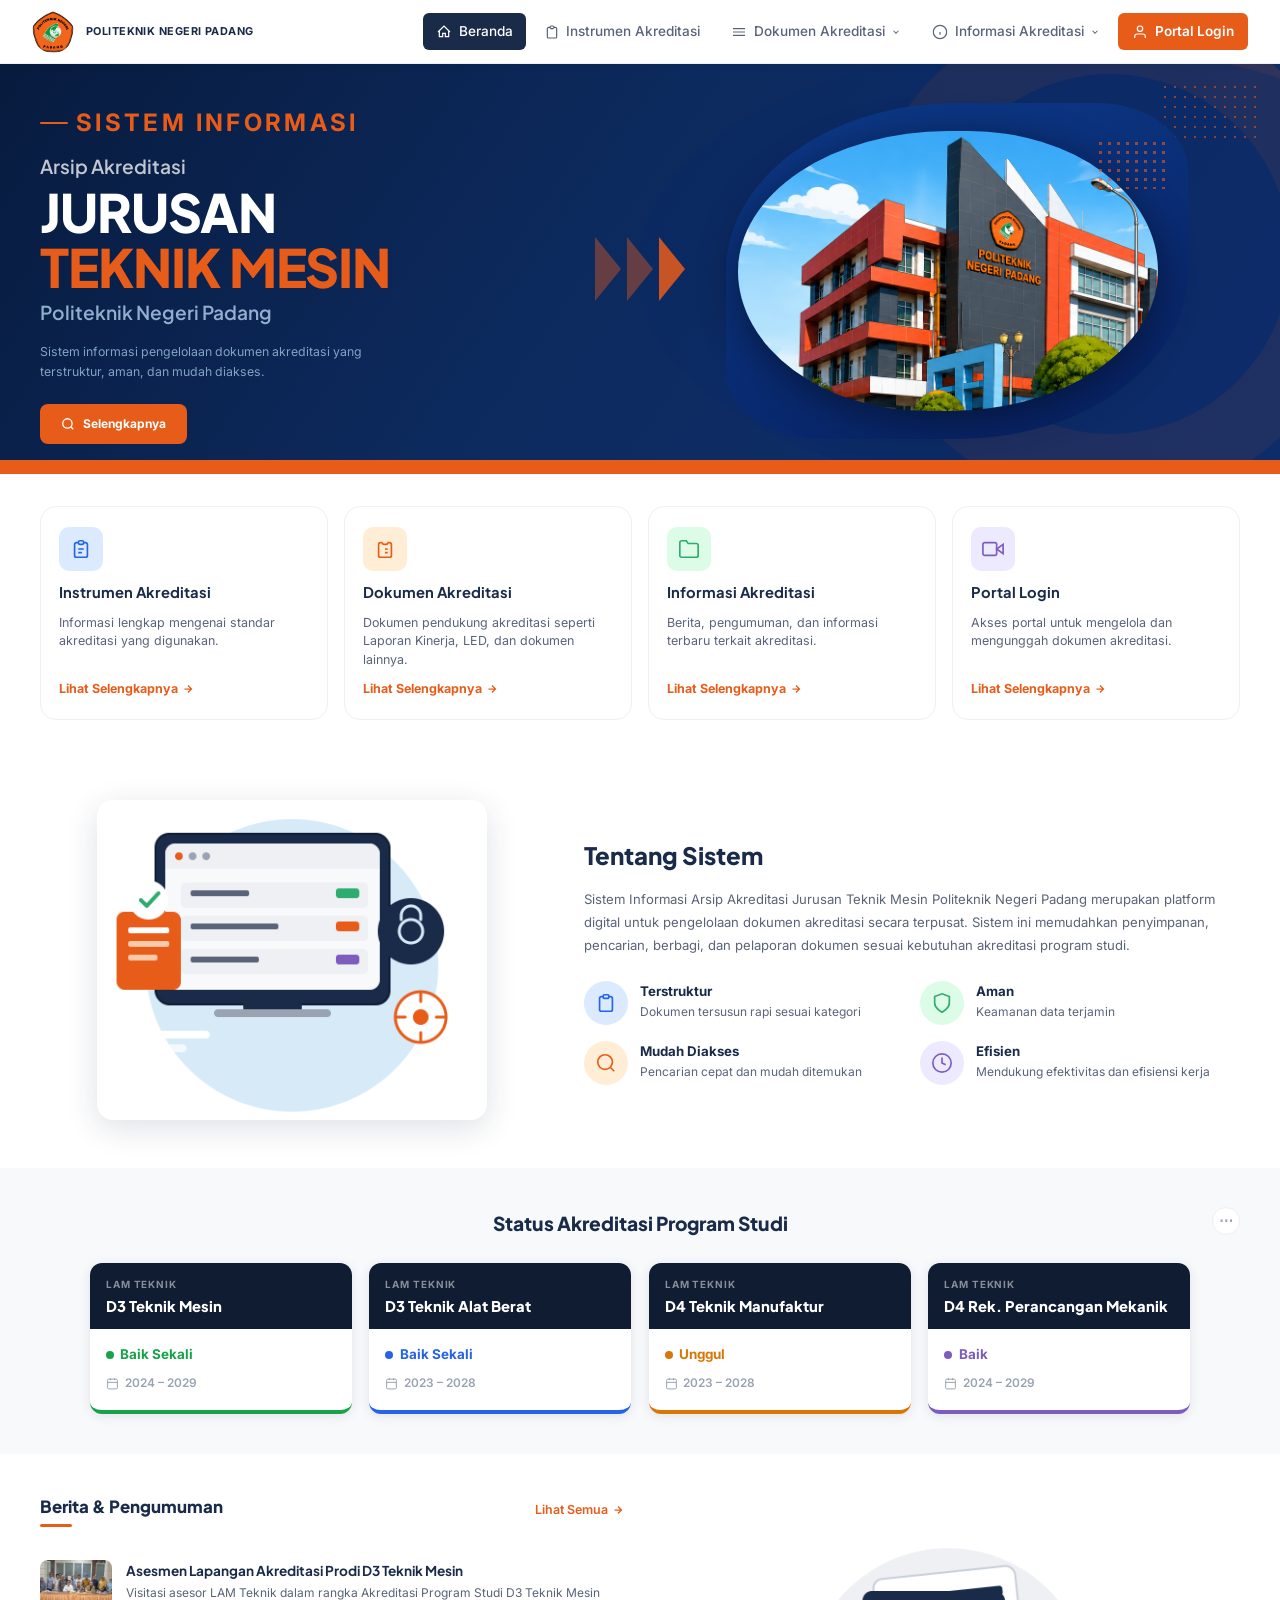
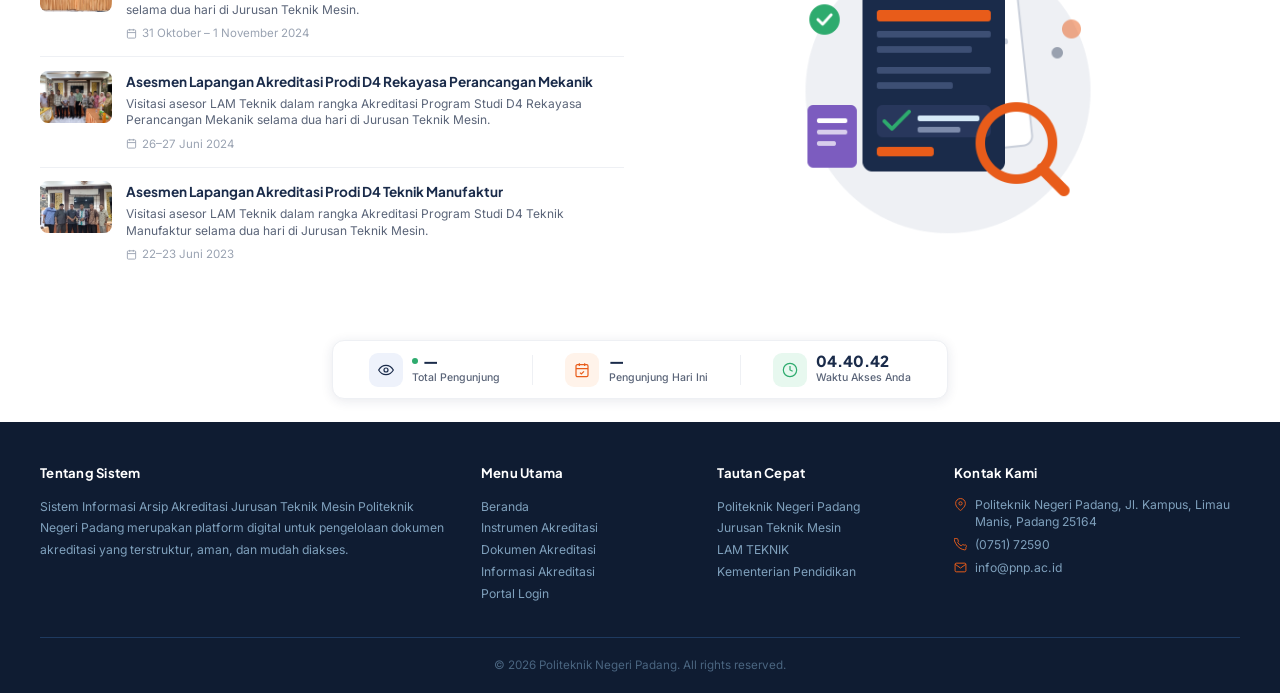
<file: index.html>
<!DOCTYPE html>
<html lang="id">
<head>
  <meta charset="UTF-8" />
  <meta name="viewport" content="width=device-width, initial-scale=1.0" />
  <title>Arsip Akreditasi JTM – Politeknik Negeri Padang</title>
  <link href="https://fonts.googleapis.com/css2?family=Plus+Jakarta+Sans:wght@400;500;600;700;800&family=Inter:wght@400;500;600&display=swap" rel="stylesheet" />
  <style>
    :root {
      --navy:    #1a2b4a;
      --navy-dk: #0f1c32;
      --orange:  #e85c1a;
      --orange-lt: #f47c44;
      --sky:     #d6eaf8;
      --white:   #ffffff;
      --gray-50: #f8f9fb;
      --gray-100:#eef0f4;
      --gray-400:#9aa3b2;
      --gray-600:#5a6478;
      --gray-800:#2d3444;
      --green:   #2eab6e;
      --purple:  #7c5cbf;
      --r: 10px;
      --r-lg: 16px;
      --shadow: 0 2px 12px rgba(26,43,74,.10);
      --shadow-lg: 0 8px 32px rgba(26,43,74,.14);
    }

    *, *::before, *::after { box-sizing: border-box; margin: 0; padding: 0; }

html {
    scroll-behavior: smooth;
}

#tentang {
    scroll-margin-top: 100px;
}

    body {
      font-family: 'Inter', sans-serif;
      background: var(--white);
      color: var(--gray-800);
      line-height: 1.6;
    }

    /* NAVBAR */
    nav {
      position: sticky; top: 0; z-index: 100;
      background: var(--white);
      border-bottom: 1px solid var(--gray-100);
      box-shadow: 0 1px 8px rgba(0,0,0,.06);
      display: flex; align-items: center;
      padding: 0 2rem;
      height: 64px;
      gap: 1.5rem;
    }
    .nav-brand { display: flex; align-items: center; gap: .75rem; text-decoration: none; }
    .nav-logo { width: 42px; height: 42px; background: transparent; border-radius: 50%; display: flex; align-items: center; justify-content: center; flex-shrink: 0; }
    .nav-brand-text { line-height: 1.1; }
    .nav-brand-text .inst { font-size: .68rem; font-weight: 700; color: var(--navy); letter-spacing: .04em; text-transform: uppercase; }
    .nav-links { display: flex; gap: .25rem; margin-left: auto; align-items: center; list-style: none; }
    .nav-links a {
      display: flex; align-items: center; gap: .4rem;
      padding: .45rem .85rem; border-radius: 6px;
      font-size: .85rem; font-weight: 500;
      color: var(--gray-600); text-decoration: none;
      transition: background .15s, color .15s;
    }
    .nav-links a:hover { background: var(--gray-50); color: var(--navy); }
    .nav-links a.active { background: var(--navy); color: var(--white); }
    .nav-links .btn-login {
      background: var(--orange); color: var(--white);
      border-radius: 6px; padding: .45rem .9rem;
      font-size: .85rem; font-weight: 600;
      text-decoration: none; transition: background .15s;
    }
    .nav-links .btn-login:hover { background: var(--orange-lt); }
    .nav-icon { width: 16px; height: 16px; stroke: currentColor; fill: none; stroke-width: 1.8; }

    /* DROPDOWN */
    .nav-item { position: relative; }
    .nav-item > a {
      display: flex; align-items: center; gap: .4rem;
      padding: .45rem .85rem; border-radius: 6px;
      font-size: .85rem; font-weight: 500;
      color: var(--gray-600); text-decoration: none;
      transition: background .15s, color .15s;
      cursor: pointer;
    }
    .nav-item > a:hover { background: var(--gray-50); color: var(--navy); }
    .nav-item .chevron { width: 10px; height: 10px; stroke: currentColor; fill: none; stroke-width: 2.5; transition: transform .2s; }
    .dropdown-menu {
      display: none;
      position: absolute; top: calc(100% + 8px); left: 0;
      background: var(--white);
      border: 1px solid var(--gray-100);
      border-radius: 10px;
      box-shadow: 0 8px 32px rgba(26,43,74,.14);
      min-width: 220px;
      padding: .4rem 0;
      z-index: 200;
    }
    .dropdown-menu a {
      display: flex; align-items: center; gap: .5rem;
      padding: .55rem 1rem;
      font-size: .82rem; font-weight: 500;
      color: var(--gray-600); text-decoration: none;
      border-radius: 0;
      transition: background .12s, color .12s;
    }
    .dropdown-menu a:hover { background: var(--gray-50); color: var(--navy); }
    .dropdown-menu .dot { width: 6px; height: 6px; border-radius: 50%; background: var(--orange); flex-shrink: 0; }

    /* HERO */
    .hero {
      position: relative;
      height: 410px;
      background: linear-gradient(125deg, #071b3e 0%, #0d2a5e 45%, #102f6e 100%);
      display: grid;
      grid-template-columns: 1fr 1fr;
      overflow: hidden;
    }
    .hero-arc {
      position: absolute; right: -80px; top: -60px;
      width: 500px; height: 500px; border-radius: 50%;
      border: 70px solid var(--orange); opacity: .15;
      z-index: 1; pointer-events: none;
    }
    .hero::before {
      content: ''; position: absolute;
      top: 18px; right: 20px;
      width: 100px; height: 60px;
      background-image: radial-gradient(circle, rgba(232,92,26,.55) 1.5px, transparent 1.5px);
      background-size: 10px 10px;
      pointer-events: none;
      z-index: 2;
    }
    .hero-wave { position: absolute; bottom: 0; right: 0; width: 58%; height: 100%; pointer-events: none; z-index: 1; }
    .hero-wave svg { width: 100%; height: 100%; }
    .hero-content {
      position: relative; z-index: 3;
      display: flex; flex-direction: column; justify-content: center;
      padding: 2.5rem 2rem 2rem 2.5rem;
    }
    .hero-eyebrow {
      font-size: 1.5rem; font-weight: 700; letter-spacing: .14em;
      text-transform: uppercase; color: var(--orange);
      margin-bottom: .55rem;
      display: flex; align-items: center; gap: .5rem;
    }
    .hero-eyebrow::before { content: ''; display: inline-block; width: 28px; height: 2px; background: var(--orange); border-radius: 2px; }
    .hero-title-sm { font-family: 'Plus Jakarta Sans', sans-serif; font-size: 1.2rem; font-weight: 600; color: rgba(255,255,255,.75); margin-bottom: .1rem; }
    .hero-title { font-family: 'Plus Jakarta Sans', sans-serif; font-size: 3.3rem; font-weight: 800; line-height: 1.05; color: var(--white); letter-spacing: -.02em; margin-bottom: .15rem; }
    .hero-title span { color: var(--orange); display: block; }
    .hero-subtitle { font-family: 'Plus Jakarta Sans', sans-serif; font-size: 1.2rem; font-weight: 600; color: rgba(180,210,240,.8); margin-bottom: .9rem; }
    .hero-desc { font-size: .77rem; color: rgba(160,195,225,.8); max-width: 360px; margin-bottom: 1.4rem; line-height: 1.6; }
    .btn-primary {
      display: inline-flex; align-items: center; gap: .5rem;
      background: var(--orange); color: var(--white);
      font-weight: 700; font-size: .75rem;
      padding: .65rem 1.3rem; border-radius: 8px;
      text-decoration: none; border: none; cursor: pointer;
      transition: background .15s, transform .15s;
      width: fit-content; margin-bottom: 1.6rem;
    }
    .btn-primary:hover { background: var(--orange-lt); transform: translateY(-1px); }
    .btn-primary svg { width: 14px; height: 14px; stroke: currentColor; fill: none; stroke-width: 2.2; }
    .hero-visual { position: relative; z-index: 3; display: flex; align-items: center; justify-content: center; padding: 0 1.5rem 1.5rem 0; }
    .hero-img-wrap { position: relative; width: 100%; max-width: 420px; height: 280px; }
    .hero-img-bg { position: absolute; right: -30px; top: 50%; transform: translateY(-50%); width: 110%; height: 120%; background: linear-gradient(160deg, #0d3a8a 0%, #072060 100%); border-radius: 50% 20% 50% 20%; z-index: 0; }
    .hero-img-container { position: relative; z-index: 2; width: 100%; height: 100%; border-radius: 50% 45% 50% 45% / 50% 50% 50% 50%; overflow: hidden; box-shadow: 0 8px 40px rgba(0,0,0,.45); }
    .hero-img-container img { width: 100%; height: 100%; object-fit: cover; object-position: 40% 20%; }
    .hero-chevrons { position: absolute; left: 50%; top: 50%; transform: translate(-50%, -50%); z-index: 4; display: flex; gap: 6px; }
    .chev { display: block; width: 0; height: 0; border-top: 32px solid transparent; border-bottom: 32px solid transparent; border-left: 26px solid rgba(232,92,26,.85); }
    .chev.dim { border-left-color: rgba(232,92,26,.4); }
    .deco-dots { position: absolute; top: 8px; right: -8px; width: 70px; height: 50px; background-image: radial-gradient(circle, rgba(232,92,26,.6) 1.5px, transparent 1.5px); background-size: 9px 9px; z-index: 5; }
    .hero-bottom-curve { position: absolute; bottom: 0; left: 0; right: 0; height: 14px; background: var(--orange); z-index: 4; }

    /* FEATURE CARDS */
    .features { display: grid; grid-template-columns: repeat(4, 1fr); gap: 1rem; padding: 2rem 2.5rem; background: var(--white); box-shadow: var(--shadow); }
    .feat-card { display: flex; flex-direction: column; gap: .6rem; padding: 1.25rem 1.1rem; border: 1px solid var(--gray-100); border-radius: var(--r-lg); background: var(--white); cursor: pointer; transition: box-shadow .2s, transform .2s; }
    .feat-card:hover { box-shadow: var(--shadow-lg); transform: translateY(-2px); }
    .feat-icon-wrap { width: 44px; height: 44px; border-radius: 10px; display: flex; align-items: center; justify-content: center; }
    .feat-icon-wrap.blue { background: #dbeafe; } .feat-icon-wrap.orange { background: #ffedd5; }
    .feat-icon-wrap.green { background: #dcfce7; } .feat-icon-wrap.purple { background: #ede9fe; }
    .feat-icon { width: 22px; height: 22px; stroke-width: 1.8; fill: none; }
    .feat-icon.blue { stroke: #2563eb; } .feat-icon.orange { stroke: var(--orange); }
    .feat-icon.green { stroke: var(--green); } .feat-icon.purple { stroke: var(--purple); }
    .feat-card h3 { font-family: 'Plus Jakarta Sans', sans-serif; font-size: .92rem; font-weight: 700; color: var(--navy); }
    .feat-card p { font-size: .78rem; color: var(--gray-600); line-height: 1.5; flex: 1; }
    .feat-link { display: inline-flex; align-items: center; gap: .3rem; font-size: .78rem; font-weight: 700; color: var(--orange); text-decoration: none; }
    .feat-link:hover { text-decoration: underline; }
    .feat-link svg { width: 12px; height: 12px; stroke: currentColor; fill: none; stroke-width: 2.5; }

    /* ABOUT SECTION */
    .about-section {
      display: grid;
      grid-template-columns: 1fr 1.3fr;
      gap: 2.5rem;
      padding: 3rem 2.5rem;
      background: var(--white);
      align-items: center;
    }
    .about-visual {
      display: flex; align-items: center; justify-content: center;
    }
    .about-visual img {
      width: 100%; border-radius: var(--r-lg);
      box-shadow: var(--shadow-lg);
      max-height: 320px; object-fit: cover;
    }
    .about-visual-placeholder {
      width: 100%; height: 280px;
      background: linear-gradient(135deg, #dbeafe 0%, #ede9fe 100%);
      border-radius: var(--r-lg);
      display: flex; align-items: center; justify-content: center;
      flex-direction: column; gap: 1rem;
    }
    .about-visual-placeholder svg { width: 80px; height: 80px; stroke: #2563eb; fill: none; stroke-width: 1; opacity: .5; }
    .about-visual-placeholder span { font-size: .8rem; color: var(--gray-400); }
    .about-title {
      font-family: 'Plus Jakarta Sans', sans-serif;
      font-size: 1.5rem; font-weight: 800;
      color: var(--navy); margin-bottom: .9rem;
    }
    .about-desc {
      font-size: .82rem; color: var(--gray-600);
      line-height: 1.75; margin-bottom: 1.5rem;
    }
    .about-features {
      display: grid; grid-template-columns: 1fr 1fr;
      gap: 1rem;
    }
    .about-feat {
      display: flex; align-items: flex-start;
      gap: .75rem;
    }
    .about-feat-icon {
      width: 44px; height: 44px; border-radius: 50%;
      display: flex; align-items: center; justify-content: center;
      flex-shrink: 0;
    }
    .about-feat-icon.blue { background: #dbeafe; }
    .about-feat-icon.green { background: #dcfce7; }
    .about-feat-icon.orange { background: #ffedd5; }
    .about-feat-icon.purple { background: #ede9fe; }
    .about-feat strong { font-size: .83rem; font-weight: 700; color: var(--navy); display: block; margin-bottom: .1rem; }
    .about-feat p { font-size: .75rem; color: var(--gray-600); margin: 0; line-height: 1.4; }

    /* PRODI STATUS SECTION (Kartu Info Program Studi) */
    .prodi-section {
      padding: 2.5rem 2.5rem;
      background: var(--gray-50);
      position: relative;
    }
    .prodi-section-title {
      text-align: center;
      font-family: 'Plus Jakarta Sans', sans-serif;
      font-size: 1.2rem; font-weight: 800;
      color: var(--navy);
      margin-bottom: 1.5rem;
    }
    .prodi-more {
      position: absolute; top: 2.4rem; right: 2.5rem;
      width: 28px; height: 28px; border-radius: 50%;
      background: var(--white); border: 1px solid var(--gray-100);
      display: flex; align-items: center; justify-content: center;
      color: var(--gray-400); font-weight: 700; font-size: .9rem;
      cursor: pointer;
    }
    .prodi-grid {
      display: grid; grid-template-columns: repeat(4, 1fr);
      gap: 1.1rem; max-width: 1100px; margin: 0 auto;
    }
    .prodi-card {
      background: var(--white);
      border-radius: 12px;
      overflow: hidden;
      box-shadow: var(--shadow);
      border-bottom: 4px solid var(--prodi-color, var(--green));
      transition: box-shadow .2s, transform .2s;
    }
    .prodi-card:hover { box-shadow: var(--shadow-lg); transform: translateY(-2px); }
    .prodi-card-header {
      background: var(--navy-dk);
      padding: .85rem 1rem .8rem;
    }
    .prodi-lembaga {
      font-size: .62rem; font-weight: 700;
      letter-spacing: .09em; text-transform: uppercase;
      color: rgba(255,255,255,.5);
      margin-bottom: .3rem;
    }
    .prodi-name {
      font-family: 'Plus Jakarta Sans', sans-serif;
      font-size: .92rem; font-weight: 800;
      color: var(--white); line-height: 1.25;
    }
    .prodi-card-body { padding: .95rem 1rem 1.05rem; }
    .prodi-status {
      display: flex; align-items: center; gap: .4rem;
      font-size: .84rem; font-weight: 700;
      color: var(--prodi-color, var(--green));
      margin-bottom: .55rem;
    }
    .prodi-status .dot {
      width: 8px; height: 8px; border-radius: 50%;
      background: var(--prodi-color, var(--green));
      flex-shrink: 0;
    }
    .prodi-tahun {
      display: flex; align-items: center; gap: .35rem;
      font-size: .74rem; color: var(--gray-400); font-weight: 600;
    }
    .prodi-tahun svg { width: 13px; height: 13px; stroke: currentColor; fill: none; stroke-width: 1.8; }

    /* STATS SECTION (legacy - kept for reference, unused) */
    .stats-section-title {
      font-family: 'Plus Jakarta Sans', sans-serif;
      font-size: 1.1rem; font-weight: 800;
      color: var(--navy); margin-bottom: 1.5rem;
      position: relative; display: inline-block;
    }
    .stats-section-title::before,
    .stats-section-title::after {
      content: ''; position: absolute;
      top: 50%; transform: translateY(-50%);
      width: 40px; height: 2px;
      background: var(--orange); border-radius: 2px;
    }
    .stats-section-title::before { right: calc(100% + 12px); }
    .stats-section-title::after  { left:  calc(100% + 12px); }

    /* MAIN CONTENT */
    .main-content { display: grid; grid-template-columns: 1fr 1fr; gap: 2rem; padding: 2.5rem; background: var(--white); align-items: center; }
    .section-header { display: flex; align-items: center; justify-content: space-between; margin-bottom: 1.2rem; }
    .section-title { font-family: 'Plus Jakarta Sans', sans-serif; font-size: 1.05rem; font-weight: 800; color: var(--navy); position: relative; padding-bottom: .4rem; }
    .section-title::after { content: ''; position: absolute; bottom: 0; left: 0; width: 32px; height: 3px; background: var(--orange); border-radius: 2px; }
    .link-all { font-size: .78rem; font-weight: 600; color: var(--orange); text-decoration: none; display: flex; align-items: center; gap: .25rem; }
    .link-all svg { width: 12px; height: 12px; stroke: currentColor; fill: none; stroke-width: 2.5; }
    .link-all:hover { text-decoration: underline; }
    .news-card { display: flex; gap: .9rem; align-items: flex-start; padding: .85rem 0; border-bottom: 1px solid var(--gray-100); cursor: pointer; transition: opacity .15s; }
    .news-card:last-child { border-bottom: none; }
    .news-card:hover { opacity: .82; }
    .news-thumb-inner { width: 72px; height: 52px; border-radius: 8px; background: linear-gradient(135deg, #1565c0, #0d47a1); display: flex; align-items: center; justify-content: center; flex-shrink: 0; overflow: hidden; }
    .news-thumb-inner svg { width: 22px; height: 22px; stroke: #90caf9; fill: none; stroke-width: 1.5; }
    .news-thumb-inner img { width: 100%; height: 100%; object-fit: cover; }
    a.news-card { text-decoration: none; color: inherit; }
    .news-body { flex: 1; }
    .news-body h4 { font-family: 'Plus Jakarta Sans', sans-serif; font-size: .85rem; font-weight: 700; color: var(--navy); margin-bottom: .2rem; }
    .news-body p { font-size: .75rem; color: var(--gray-600); line-height: 1.4; margin-bottom: .35rem; }
    .news-date { display: flex; align-items: center; gap: .3rem; font-size: .72rem; color: var(--gray-400); }
    .news-date svg { width: 11px; height: 11px; stroke: currentColor; fill: none; stroke-width: 2; }
    .news-illustration { display: flex; align-items: center; justify-content: center; }
    .news-illustration img { width: 100%; max-width: 380px; border-radius: 16px; }
    .news-illustration-placeholder {
      width: 100%; max-width: 380px; height: 280px;
      background: linear-gradient(135deg, #fff3e0 0%, #fce4ec 100%);
      border-radius: 16px;
      display: flex; align-items: center; justify-content: center;
      flex-direction: column; gap: 1rem;
    }
    .news-illustration-placeholder svg { width: 90px; height: 90px; stroke: var(--orange); fill: none; stroke-width: .8; opacity: .4; }
    .news-illustration-placeholder span { font-size: .8rem; color: var(--gray-400); }

    /* FOOTER */
    footer { background: var(--navy-dk); padding: 2.5rem 2.5rem 1.2rem; color: #7fa0bc; }
    .footer-grid { display: grid; grid-template-columns: 2fr 1fr 1fr 1.4fr; gap: 2rem; margin-bottom: 2rem; }
    .footer-col h5 { font-family: 'Plus Jakarta Sans', sans-serif; font-size: .82rem; font-weight: 700; color: var(--white); margin-bottom: .8rem; letter-spacing: .02em; }
    .footer-col p, .footer-col a { font-size: .76rem; color: #7fa0bc; line-height: 1.8; text-decoration: none; display: block; }
    .footer-col a:hover { color: var(--orange-lt); }
    .footer-contact-item { display: flex; align-items: flex-start; gap: .5rem; font-size: .76rem; color: #7fa0bc; margin-bottom: .4rem; line-height: 1.4; }
    .footer-contact-item svg { width: 13px; height: 13px; stroke: var(--orange); fill: none; stroke-width: 1.8; flex-shrink: 0; margin-top: 2px; }
    .footer-bottom { border-top: 1px solid #1e3a60; padding-top: 1.1rem; text-align: center; font-size: .73rem; color: #4a6580; }

    /* STATISTIK PENGUNJUNG */
    .stats-section { position: relative; z-index: 6; margin: 1.4rem 2.5rem; display: flex; justify-content: center; }
    .stats-box {
      width: fit-content; min-width: 520px; max-width: 100%;
      background: var(--white); border-radius: 12px;
      box-shadow: var(--shadow); border: 1px solid var(--gray-100);
      display: flex; align-items: center; justify-content: center; padding: .7rem 2.2rem; gap: 2rem;
    }
    .stat-item { display: flex; align-items: center; gap: .6rem; min-width: 0; }
    .stat-icon { width: 34px; height: 34px; border-radius: 9px; display: flex; align-items: center; justify-content: center; flex-shrink: 0; }
    .stat-icon.navy   { background: #eef2fb; }
    .stat-icon.orange { background: #fff3ea; }
    .stat-icon.green  { background: #e7f8ef; }
    .stat-icon svg { width: 16px; height: 16px; fill: none; stroke-width: 1.8; }
    .stat-value { font-family: 'Plus Jakarta Sans', sans-serif; font-size: .95rem; font-weight: 800; color: var(--navy); line-height: 1.15; display: flex; align-items: center; gap: .3rem; }
    .stat-label { font-size: .66rem; color: var(--gray-600); font-weight: 500; margin-top: .05rem; white-space: nowrap; }
    .stat-divider { width: 1px; height: 30px; background: var(--gray-100); flex-shrink: 0; }
    .stats-live-dot { display: inline-block; width: 6px; height: 6px; border-radius: 50%; background: var(--green); animation: statsPulse 1.6s infinite; }
    @keyframes statsPulse { 0%,100% { opacity: 1; } 50% { opacity: .35; } }
    @media (max-width: 768px) {
      .stats-section { margin: 1.2rem 1rem; }
      .stats-box { flex-wrap: wrap; width: 100%; min-width: 0; padding: 1rem; gap: .9rem; }
    }

    /* RESPONSIVE */
    @media (max-width: 1024px) {
      .features { grid-template-columns: repeat(2, 1fr); }
      .footer-grid { grid-template-columns: 1fr 1fr; }
      .prodi-grid { grid-template-columns: repeat(2, 1fr); }
    }
    @media (max-width: 768px) {
      .hero { grid-template-columns: 1fr; height: auto; }
      .hero-visual { display: none; }
      .hero-content { padding: 2.5rem 1.5rem; }
      .hero-title { font-size: 2rem; }
      .hero-chevrons { display: none; }
      .features { grid-template-columns: 1fr; padding: 1.5rem; }
      .about-section { grid-template-columns: 1fr; padding: 2rem 1.5rem; }
      .about-visual { display: none; }
      .about-features { grid-template-columns: 1fr; }
      .prodi-section { padding: 2rem 1.5rem; }
      .prodi-grid { grid-template-columns: repeat(2, 1fr); gap: 1rem; }
      .prodi-more { top: 1.9rem; right: 1.5rem; }
      .main-content { grid-template-columns: 1fr; padding: 1.5rem; }
      .news-illustration { display: none; }
      nav { padding: 0 1rem; }
      .footer-grid { grid-template-columns: 1fr; }
    }
  
    /* ===== NAV RESPONSIVE (HAMBURGER) ===== */
    .nav-toggle {
      display: none;
      background: none;
      border: none;
      cursor: pointer;
      padding: 6px;
      margin-left: auto;
      z-index: 210;
    }
    .nav-toggle svg { width: 26px; height: 26px; stroke: var(--navy, #1a2b4a); fill: none; stroke-width: 2; }

    @media (max-width: 768px) {
      .nav-toggle { display: block; }
      .nav-links {
        display: none;
        position: absolute;
        top: 64px;
        left: 0;
        width: 100%;
        flex-direction: column;
        align-items: stretch;
        background: var(--white, #fff);
        box-shadow: 0 8px 20px rgba(0,0,0,.10);
        padding: .5rem 1rem 1rem;
        gap: .15rem;
        margin: 0;
        max-height: calc(100vh - 64px);
        overflow-y: auto;
      }
      .nav-links.active { display: flex; }
      .nav-links li { width: 100%; }
      .nav-links > li > a, .nav-links .nav-item > a { width: 100%; }
      .nav-item .dropdown-menu {
        display: none;
        position: static;
        box-shadow: none;
        border: none;
        min-width: 0;
        width: 100%;
        padding-left: 1rem;
        margin-top: 0;
        padding-top: 0;
      }
      .nav-item .dropdown-menu.active { display: block; }
    }
    /* ===== END NAV RESPONSIVE ===== */
  </style>
</head>
<body>

<!-- NAVBAR -->
<nav>
  <a href="#" class="nav-brand">
    <div class="nav-logo">
      <img src="logopnp.png" style="width:42px; height:42px; border-radius:50%; object-fit:cover;">
    </div>
    <div class="nav-brand-text">
      <div class="inst">Politeknik Negeri Padang</div>
    </div>
  </a>
  <button class="nav-toggle" id="navToggle" aria-label="Buka menu">
    <svg viewBox="0 0 24 24"><path d="M3 6h18M3 12h18M3 18h18" stroke-linecap="round"/></svg>
  </button>
  <ul class="nav-links">
    <li>
      <a href="index.html" class="active">
        <svg class="nav-icon" viewBox="0 0 24 24"><path d="M3 12L12 3l9 9M5 10v9h5v-5h4v5h5v-9"/></svg>
        Beranda
      </a>
    </li>
    <li>
      <a href="instrumen.html">
        <svg class="nav-icon" viewBox="0 0 24 24"><path d="M9 5H7a2 2 0 00-2 2v12a2 2 0 002 2h10a2 2 0 002-2V7a2 2 0 00-2-2h-2M9 5a2 2 0 002 2h2a2 2 0 002-2M9 5a2 2 0 012-2h2a2 2 0 012 2"/></svg>
        Instrumen Akreditasi
      </a>
    </li>
    <li class="nav-item">
      <a href="dokumen.html">
        <svg class="nav-icon" viewBox="0 0 24 24"><path d="M3 7h18M3 12h18M3 17h18"/></svg>
        Dokumen Akreditasi
        <svg class="chevron" viewBox="0 0 24 24"><path d="M6 9l6 6 6-6"/></svg>
      </a>
      <div class="dropdown-menu">
        <a href="d3tme.html"><span class="dot"></span>D3 Teknik Mesin</a>
        <a href="d3tab.html"><span class="dot"></span>D3 Teknik Alat Berat</a>
        <a href="d4tma.html"><span class="dot"></span>D4 Teknik Manufaktur</a>
        <a href="d4rpm.html"><span class="dot"></span>D4 Rekayasa Perancangan Mekanik</a>
      </div>
    </li>
    <li class="nav-item">
      <a href="#">
        <svg class="nav-icon" viewBox="0 0 24 24"><circle cx="12" cy="12" r="10"/><path d="M12 16v-4M12 8h.01"/></svg>
        Informasi Akreditasi
        <svg class="chevron" viewBox="0 0 24 24"><path d="M6 9l6 6 6-6"/></svg>
      </a>
      <div class="dropdown-menu">
        <a href="status.html"><span class="dot"></span>Status Akreditasi</a>
        <a href="tim.html"><span class="dot"></span>Tim Akreditasi</a>
        <a href="kegiatan.html"><span class="dot"></span>Kegiatan Akreditasi</a>
      </div>
    </li>
    <li>
      <a href="portal.html" class="btn-login">
        <svg class="nav-icon" viewBox="0 0 24 24"><path d="M20 21v-2a4 4 0 00-4-4H8a4 4 0 00-4 4v2"/><circle cx="12" cy="7" r="4"/></svg>
        Portal Login
      </a>
    </li>
  </ul>
</nav>

<!-- HERO -->
<section class="hero">
  <div class="hero-arc"></div>
  <div class="hero-wave">
    <svg viewBox="0 0 600 420" preserveAspectRatio="none" xmlns="http://www.w3.org/2000/svg">
      <ellipse cx="420" cy="210" rx="340" ry="230" fill="rgba(10,40,100,0.45)"/>
    </svg>
  </div>
  <div class="hero-content">
    <div class="hero-eyebrow">Sistem Informasi</div>
    <div class="hero-title-sm">Arsip Akreditasi</div>
    <h1 class="hero-title">JURUSAN<br><span>TEKNIK MESIN</span></h1>
    <p class="hero-subtitle">Politeknik Negeri Padang</p>
    <p class="hero-desc">Sistem informasi pengelolaan dokumen akreditasi yang terstruktur, aman, dan mudah diakses.</p>
    <a href="#tentang" class="btn-primary">
  <svg viewBox="0 0 24 24"><circle cx="11" cy="11" r="8"/><path d="M21 21l-4.35-4.35"/></svg>
  Selengkapnya
</a>
  </div>
  <div class="hero-chevrons">
    <span class="chev dim"></span>
    <span class="chev dim"></span>
    <span class="chev"></span>
  </div>
  <div class="hero-visual">
    <div class="hero-img-wrap">
      <div class="hero-img-bg"></div>
      <div class="deco-dots"></div>
      <div class="hero-img-container">
        <img src="gambar gedung.png" alt="Gedung Politeknik Negeri Padang">
      </div>
    </div>
  </div>
  <div class="hero-bottom-curve"></div>
</section>

<!-- FEATURE CARDS -->
<section class="features">
  <div class="feat-card">
    <div class="feat-icon-wrap blue"><svg class="feat-icon blue" viewBox="0 0 24 24"><path d="M9 5H7a2 2 0 00-2 2v12a2 2 0 002 2h10a2 2 0 002-2V7a2 2 0 00-2-2h-2M9 5a2 2 0 002 2h2a2 2 0 002-2M9 5a2 2 0 012-2h2a2 2 0 012 2M9 12h6M9 16h4"/></svg></div>
    <h3>Instrumen Akreditasi</h3>
    <p>Informasi lengkap mengenai standar akreditasi yang digunakan.</p>
    <a href="instrumen.html" class="feat-link">Lihat Selengkapnya <svg viewBox="0 0 24 24"><path d="M5 12h14M12 5l7 7-7 7"/></svg></a>
  </div>
  <div class="feat-card">
    <div class="feat-icon-wrap orange"><svg class="feat-icon orange" viewBox="0 0 24 24"><path d="M9 5H7a2 2 0 00-2 2v12a2 2 0 002 2h10a2 2 0 002-2V7a2 2 0 00-2-2h-2M9 5a2 2 0 002 2h2a2 2 0 002-2M12 12h3M12 16h3M9 12h.01M9 16h.01"/></svg></div>
    <h3>Dokumen Akreditasi</h3>
    <p>Dokumen pendukung akreditasi seperti Laporan Kinerja, LED, dan dokumen lainnya.</p>
    <a href="d3tme.html" class="feat-link">Lihat Selengkapnya <svg viewBox="0 0 24 24"><path d="M5 12h14M12 5l7 7-7 7"/></svg></a>
  </div>
  <div class="feat-card">
    <div class="feat-icon-wrap green"><svg class="feat-icon green" viewBox="0 0 24 24"><path d="M22 19a2 2 0 01-2 2H4a2 2 0 01-2-2V5a2 2 0 012-2h5l2 3h9a2 2 0 012 2z"/></svg></div>
    <h3>Informasi Akreditasi</h3>
    <p>Berita, pengumuman, dan informasi terbaru terkait akreditasi.</p>
    <a href="status.html" class="feat-link">Lihat Selengkapnya <svg viewBox="0 0 24 24"><path d="M5 12h14M12 5l7 7-7 7"/></svg></a>
  </div>
  <div class="feat-card">
    <div class="feat-icon-wrap purple"><svg class="feat-icon purple" viewBox="0 0 24 24"><path d="M23 7l-7 5 7 5V7z"/><rect x="1" y="5" width="15" height="14" rx="2" ry="2"/></svg></div>
    <h3>Portal Login</h3>
    <p>Akses portal untuk mengelola dan mengunggah dokumen akreditasi.</p>
    <a href="portal.html" class="feat-link">Lihat Selengkapnya <svg viewBox="0 0 24 24"><path d="M5 12h14M12 5l7 7-7 7"/></svg></a>
  </div>
</section>

<!-- TENTANG SISTEM -->
<section id="tentang" class="about-section">
  <div class="about-visual">
    <!-- Ganti src="ilustrasi.png" dengan gambar kamu. Jika belum ada, placeholder akan tampil -->
    <img src="ilustrasi.png" alt="Ilustrasi Sistem"
    style="width:390px; height:auto;"
         onerror="this.style.display='none'; this.nextElementSibling.style.display='flex';">
    <div class="about-visual-placeholder" style="display:none;">
      <svg viewBox="0 0 24 24"><rect x="2" y="3" width="20" height="14" rx="2"/><path d="M8 21h8M12 17v4"/><path d="M6 8h.01M9 8h6M6 11h12"/></svg>
      <span>ilustrasi.png</span>
    </div>
  </div>
  <div class="about-content">
    <h2 class="about-title">Tentang Sistem</h2>
    <p class="about-desc">
      Sistem Informasi Arsip Akreditasi Jurusan Teknik Mesin Politeknik Negeri Padang
      merupakan platform digital untuk pengelolaan dokumen akreditasi secara terpusat.
      Sistem ini memudahkan penyimpanan, pencarian, berbagi, dan pelaporan dokumen
      sesuai kebutuhan akreditasi program studi.
    </p>
    <div class="about-features">
      <div class="about-feat">
        <div class="about-feat-icon blue">
          <svg viewBox="0 0 24 24" fill="none" stroke="#2563eb" stroke-width="1.8" width="22" height="22"><path d="M9 5H7a2 2 0 00-2 2v12a2 2 0 002 2h10a2 2 0 002-2V7a2 2 0 00-2-2h-2"/><rect x="9" y="3" width="6" height="4" rx="1"/></svg>
        </div>
        <div><strong>Terstruktur</strong><p>Dokumen tersusun rapi sesuai kategori</p></div>
      </div>
      <div class="about-feat">
        <div class="about-feat-icon green">
          <svg viewBox="0 0 24 24" fill="none" stroke="#2eab6e" stroke-width="1.8" width="22" height="22"><path d="M12 22s8-4 8-10V5l-8-3-8 3v7c0 6 8 10 8 10z"/></svg>
        </div>
        <div><strong>Aman</strong><p>Keamanan data terjamin</p></div>
      </div>
      <div class="about-feat">
        <div class="about-feat-icon orange">
          <svg viewBox="0 0 24 24" fill="none" stroke="#e85c1a" stroke-width="1.8" width="22" height="22"><circle cx="11" cy="11" r="8"/><path d="M21 21l-4.35-4.35"/></svg>
        </div>
        <div><strong>Mudah Diakses</strong><p>Pencarian cepat dan mudah ditemukan</p></div>
      </div>
      <div class="about-feat">
        <div class="about-feat-icon purple">
          <svg viewBox="0 0 24 24" fill="none" stroke="#7c5cbf" stroke-width="1.8" width="22" height="22"><circle cx="12" cy="12" r="10"/><polyline points="12 6 12 12 16 14"/></svg>
        </div>
        <div><strong>Efisien</strong><p>Mendukung efektivitas dan efisiensi kerja</p></div>
      </div>
    </div>
  </div>
</section>

<!-- KARTU INFO PROGRAM STUDI -->
<section class="prodi-section">
  <h2 class="prodi-section-title">Status Akreditasi Program Studi</h2>
  <div class="prodi-more">⋯</div>
  <div class="prodi-grid">
    <div class="prodi-card" style="--prodi-color:#16a34a;">
      <div class="prodi-card-header">
        <div class="prodi-lembaga">LAM Teknik</div>
        <div class="prodi-name">D3 Teknik Mesin</div>
      </div>
      <div class="prodi-card-body">
        <div class="prodi-status"><span class="dot"></span>Baik Sekali</div>
        <div class="prodi-tahun">
          <svg viewBox="0 0 24 24"><rect x="3" y="4" width="18" height="18" rx="2"/><path d="M16 2v4M8 2v4M3 10h18"/></svg>
          2024 – 2029
        </div>
      </div>
    </div>
    <div class="prodi-card" style="--prodi-color:#2563eb;">
      <div class="prodi-card-header">
        <div class="prodi-lembaga">LAM Teknik</div>
        <div class="prodi-name">D3 Teknik Alat Berat</div>
      </div>
      <div class="prodi-card-body">
        <div class="prodi-status"><span class="dot"></span>Baik Sekali</div>
        <div class="prodi-tahun">
          <svg viewBox="0 0 24 24"><rect x="3" y="4" width="18" height="18" rx="2"/><path d="M16 2v4M8 2v4M3 10h18"/></svg>
          2023 – 2028
        </div>
      </div>
    </div>
    <div class="prodi-card" style="--prodi-color:#d97706;">
      <div class="prodi-card-header">
        <div class="prodi-lembaga">LAM Teknik</div>
        <div class="prodi-name">D4 Teknik Manufaktur</div>
      </div>
      <div class="prodi-card-body">
        <div class="prodi-status"><span class="dot"></span>Unggul</div>
        <div class="prodi-tahun">
          <svg viewBox="0 0 24 24"><rect x="3" y="4" width="18" height="18" rx="2"/><path d="M16 2v4M8 2v4M3 10h18"/></svg>
          2023 – 2028
        </div>
      </div>
    </div>
    <div class="prodi-card" style="--prodi-color:#7c5cbf;">
      <div class="prodi-card-header">
        <div class="prodi-lembaga">LAM Teknik</div>
        <div class="prodi-name">D4 Rek. Perancangan Mekanik</div>
      </div>
      <div class="prodi-card-body">
        <div class="prodi-status"><span class="dot"></span>Baik</div>
        <div class="prodi-tahun">
          <svg viewBox="0 0 24 24"><rect x="3" y="4" width="18" height="18" rx="2"/><path d="M16 2v4M8 2v4M3 10h18"/></svg>
          2024 – 2029
        </div>
      </div>
    </div>
  </div>
</section>

<!-- MAIN CONTENT -->
<section class="main-content">
  <div>
    <div class="section-header">
  <h2 class="section-title">Berita &amp; Pengumuman</h2>
  <a href="kegiatan.html" class="link-all">Lihat Semua <svg viewBox="0 0 24 24"><path d="M5 12h14M12 5l7 7-7 7"/></svg></a>
</div>
    <a href="kegiatan.html#d3tme-oktober2024" class="news-card">
      <div class="news-thumb-inner"><img src="foto-d3tme/foto1.jpg" alt="Asesmen Lapangan D3 Teknik Mesin"></div>
      <div class="news-body">
        <h4>Asesmen Lapangan Akreditasi Prodi D3 Teknik Mesin</h4>
        <p>Visitasi asesor LAM Teknik dalam rangka Akreditasi Program Studi D3 Teknik Mesin selama dua hari di Jurusan Teknik Mesin.</p>
        <div class="news-date"><svg viewBox="0 0 24 24"><rect x="3" y="4" width="18" height="18" rx="2"/><path d="M16 2v4M8 2v4M3 10h18"/></svg>31 Oktober – 1 November 2024</div>
      </div>
    </a>
    <a href="kegiatan.html#d4rpm-juni2024" class="news-card">
      <div class="news-thumb-inner"><img src="foto-d4rpm/foto1.jpg" alt="Asesmen Lapangan D4 Rekayasa Perancangan Mekanik"></div>
      <div class="news-body">
        <h4>Asesmen Lapangan Akreditasi Prodi D4 Rekayasa Perancangan Mekanik</h4>
        <p>Visitasi asesor LAM Teknik dalam rangka Akreditasi Program Studi D4 Rekayasa Perancangan Mekanik selama dua hari di Jurusan Teknik Mesin.</p>
        <div class="news-date"><svg viewBox="0 0 24 24"><rect x="3" y="4" width="18" height="18" rx="2"/><path d="M16 2v4M8 2v4M3 10h18"/></svg>26–27 Juni 2024</div>
      </div>
    </a>
    <a href="kegiatan.html#d4tma-juni2023" class="news-card">
      <div class="news-thumb-inner"><img src="foto-d4tma/foto1.jpg" alt="Asesmen Lapangan D4 Teknik Manufaktur"></div>
      <div class="news-body">
        <h4>Asesmen Lapangan Akreditasi Prodi D4 Teknik Manufaktur</h4>
        <p>Visitasi asesor LAM Teknik dalam rangka Akreditasi Program Studi D4 Teknik Manufaktur selama dua hari di Jurusan Teknik Mesin.</p>
        <div class="news-date"><svg viewBox="0 0 24 24"><rect x="3" y="4" width="18" height="18" rx="2"/><path d="M16 2v4M8 2v4M3 10h18"/></svg>22–23 Juni 2023</div>
      </div>
    </a>
    </div>
  <div class="news-illustration">
    <!-- Ganti src="ilustrasi2.png" dengan gambar kamu -->
    <img src="ilustrasi2.png" alt="Ilustrasi Dokumen"
         onerror="this.style.display='none'; this.nextElementSibling.style.display='flex';">
    <div class="news-illustration-placeholder" style="display:none;">
      <svg viewBox="0 0 24 24"><path d="M21 15v4a2 2 0 01-2 2H5a2 2 0 01-2-2v-4"/><path d="M17 8l-5-5-5 5"/><path d="M12 3v12"/><rect x="2" y="14" width="20" height="7" rx="1"/></svg>
      <span>ilustrasi2.png</span>
    </div>
  </div>
</section>

<!-- STATISTIK PENGUNJUNG -->
<section class="stats-section">
  <div class="stats-box">
    <div class="stat-item">
      <div class="stat-icon navy">
        <svg viewBox="0 0 24 24" stroke="#1a2b4a"><path d="M1 12s4-7 11-7 11 7 11 7-4 7-11 7-11-7-11-7z"/><circle cx="12" cy="12" r="3"/></svg>
      </div>
      <div>
        <div class="stat-value"><span class="stats-live-dot"></span><span id="stat-total">0</span></div>
        <div class="stat-label">Total Pengunjung</div>
      </div>
    </div>
    <div class="stat-divider"></div>
    <div class="stat-item">
      <div class="stat-icon orange">
        <svg viewBox="0 0 24 24" stroke="#e85c1a"><rect x="3" y="4" width="18" height="18" rx="2"/><path d="M16 2v4M8 2v4M3 10h18"/><path d="M9 16l2 2 4-4"/></svg>
      </div>
      <div>
        <div class="stat-value" id="stat-today">0</div>
        <div class="stat-label">Pengunjung Hari Ini</div>
      </div>
    </div>
    <div class="stat-divider"></div>
    <div class="stat-item">
      <div class="stat-icon green">
        <svg viewBox="0 0 24 24" stroke="#2eab6e"><circle cx="12" cy="12" r="10"/><polyline points="12 6 12 12 16 14"/></svg>
      </div>
      <div>
        <div class="stat-value" id="stat-time">--:--:--</div>
        <div class="stat-label">Waktu Akses Anda</div>
      </div>
    </div>
  </div>
</section>

<!-- FOOTER -->
<footer>
  <div class="footer-grid">
    <div class="footer-col">
      <h5>Tentang Sistem</h5>
      <p>Sistem Informasi Arsip Akreditasi Jurusan Teknik Mesin Politeknik Negeri Padang merupakan platform digital untuk pengelolaan dokumen akreditasi yang terstruktur, aman, dan mudah diakses.</p>
    </div>
    <div class="footer-col">
      <h5>Menu Utama</h5>
      <a href="index.html">Beranda</a>
      <a href="instrumen.html">Instrumen Akreditasi</a>
      <a href="d3tme.html">Dokumen Akreditasi</a>
      <a href="status.html">Informasi Akreditasi</a>
      <a href="portal.html">Portal Login</a>
    </div>
    <div class="footer-col">
      <h5>Tautan Cepat</h5>
      <a href="https://www.pnp.ac.id/">Politeknik Negeri Padang</a>
      <a href="https://me.pnp.ac.id/">Jurusan Teknik Mesin</a>
      <a href="https://lamteknik.or.id/">LAM TEKNIK</a>
      <a href="https://kemdiktisaintek.go.id/">Kementerian Pendidikan</a>
    </div>
    <div class="footer-col">
      <h5>Kontak Kami</h5>
      <div class="footer-contact-item"><svg viewBox="0 0 24 24"><path d="M21 10c0 7-9 13-9 13S3 17 3 10a9 9 0 0118 0z"/><circle cx="12" cy="10" r="3"/></svg>Politeknik Negeri Padang, Jl. Kampus, Limau Manis, Padang 25164</div>
      <div class="footer-contact-item"><svg viewBox="0 0 24 24"><path d="M22 16.92v3a2 2 0 01-2.18 2 19.79 19.79 0 01-8.63-3.07A19.5 19.5 0 013.07 9.81a19.79 19.79 0 01-3.07-8.7A2 2 0 012.18 1h3a2 2 0 012 1.72c.127.96.361 1.903.7 2.81a2 2 0 01-.45 2.11L6.91 8.15a16 16 0 006.29 6.29l1.51-1.52a2 2 0 012.11-.45c.907.339 1.85.573 2.81.7A2 2 0 0122 16.92z"/></svg>(0751) 72590</div>
      <div class="footer-contact-item"><svg viewBox="0 0 24 24"><path d="M4 4h16c1.1 0 2 .9 2 2v12c0 1.1-.9 2-2 2H4c-1.1 0-2-.9-2-2V6c0-1.1.9-2 2-2z"/><polyline points="22,6 12,13 2,6"/></svg>info@pnp.ac.id</div>
    </div>
  </div>
  <div class="footer-bottom">© 2026 Politeknik Negeri Padang. All rights reserved.</div>
</footer>

<script>
document.querySelectorAll('.nav-item').forEach(item => {
  const menu = item.querySelector('.dropdown-menu');
  if (!menu) return;
  let timeout;

  // Buka saat hover
  item.addEventListener('mouseenter', () => {
    clearTimeout(timeout);
    document.querySelectorAll('.dropdown-menu').forEach(m => m.style.display = 'none');
    menu.style.display = 'block';
  });

  // Tutup dengan delay saat mouse keluar
  item.addEventListener('mouseleave', () => {
    timeout = setTimeout(() => {
      menu.style.display = 'none';
    }, 300);
  });

  // Cegah tutup saat mouse di dalam dropdown
  menu.addEventListener('mouseenter', () => clearTimeout(timeout));
  menu.addEventListener('mouseleave', () => {
    timeout = setTimeout(() => {
      menu.style.display = 'none';
    }, 300);
  });

  // Klik toggle untuk mobile
  item.querySelector('a').addEventListener('click', function(e) {
    e.preventDefault(); // selalu cegah klik langsung ke href
    const isOpen = menu.style.display === 'block';
    document.querySelectorAll('.dropdown-menu').forEach(m => m.style.display = 'none');
    if (!isOpen) menu.style.display = 'block';
  });
});

document.addEventListener('click', function(e) {
  if (!e.target.closest('.nav-item')) {
    document.querySelectorAll('.dropdown-menu').forEach(m => m.style.display = 'none');
  }
});
</script>

<!-- STATISTIK PENGUNJUNG: counter unik per-hari (localStorage) + CountAPI alternatif (gratis, tanpa server sendiri) -->
<script>
(function () {
  // Counter mandiri berbasis Cloudflare Worker + KV milik sendiri.
  // Lebih stabil daripada layanan pihak ketiga gratis (mis. CountAPI) yang
  // bisa berhenti beroperasi sewaktu-waktu tanpa pemberitahuan.
  const BASE = 'https://pnp-jtm-counter.fauziahhanum.workers.dev';
  const totalEl = document.getElementById('stat-total');
  const todayEl = document.getElementById('stat-today');
  const timeEl  = document.getElementById('stat-time');

  function formatNumber(n) {
    return Number(n || 0).toLocaleString('id-ID');
  }

  const todayStr  = new Date().toISOString().slice(0, 10);
  const STAMP_KEY = 'pnp_jtm_last_visit_date_v4'; // "stempel" tanggal kunjungan terakhir di browser ini

  // Deteksi apakah halaman ini sedang dibuka dari lingkungan development
  // (misalnya Live Server di VSCode, atau localhost lainnya). Kalau ya,
  // JANGAN ikut menambah angka pengunjung asli di situs produksi -
  // cukup tampilkan angka yang sudah ada (mode "hanya lihat").
  const host = location.hostname;
  const isLocalDev = (
    host === 'localhost' ||
    host === '127.0.0.1' ||
    host === '' ||
    host.endsWith('.local')
  );

  // Bungkus fetch dengan opsi anti-cache + query string acak (cache-buster).
  // Ini penting terutama di HP: banyak jaringan seluler/proxy operator
  // menyimpan (cache) hasil GET, sehingga angka yang tampil jadi "nyangkut"
  // di nilai lama sampai cache-nya kedaluwarsa. Dengan menambahkan parameter
  // acak di URL setiap kali + header no-store, permintaan selalu dianggap
  // baru dan tidak akan diambil dari cache manapun (browser maupun jaringan).
  function freshFetch(path) {
    const bust = BASE + path + '?_=' + Date.now();
    return fetch(bust, { cache: 'no-store' }).then(r => r.json());
  }

  function tampilkan(d) {
    totalEl.textContent = formatNumber(d.total);
    todayEl.textContent = formatNumber(d.today);
  }

  function refreshStats() {
    // Cek apakah browser ini SUDAH pernah dihitung hari ini
    let sudahDihitungHariIni = false;
    try {
      sudahDihitungHariIni = localStorage.getItem(STAMP_KEY) === todayStr;
    } catch (e) {
      // Kalau localStorage diblokir browser, anggap saja belum pernah dihitung
    }

    if (isLocalDev) {
      // Lagi testing lokal (Live Server/localhost) -> jangan pernah menghitung,
      // cukup tampilkan angka asli dari worker sebagai referensi.
      freshFetch('/get').then(tampilkan).catch(() => { totalEl.textContent = '—'; todayEl.textContent = '—'; });
      return;
    }

    if (sudahDihitungHariIni) {
      // Sudah ada stempel hari ini -> cukup TAMPILKAN angka terbaru, jangan ditambah lagi
      freshFetch('/get').then(tampilkan).catch(() => { totalEl.textContent = '—'; todayEl.textContent = '—'; });
    } else {
      // Kunjungan pertama browser ini hari ini -> tambah +1, lalu tempel tanggal hari ini
      freshFetch('/hit').then(tampilkan).catch(() => { totalEl.textContent = '—'; todayEl.textContent = '—'; });
      try { localStorage.setItem(STAMP_KEY, todayStr); } catch (e) {}
    }
  }

  refreshStats();

  // Banyak browser mobile (Safari/Chrome di HP) menyimpan halaman di
  // "bfcache" saat kamu pindah tab/aplikasi lalu balik lagi, sehingga
  // script TIDAK dijalankan ulang dan angka tidak pernah di-refresh.
  // Dua listener di bawah memaksa data diambil ulang setiap kali halaman
  // ini terlihat kembali di layar.
  window.addEventListener('pageshow', function (e) {
    if (e.persisted) refreshStats();
  });
  document.addEventListener('visibilitychange', function () {
    if (document.visibilityState === 'visible') refreshStats();
  });

  // Jam real-time (lokal di perangkat pengunjung)
  function updateClock() {
    const now = new Date();
    timeEl.textContent = now.toLocaleTimeString('id-ID', { hour12: false });
  }
  updateClock();
  setInterval(updateClock, 1000);
})();
</script>

<script>
(function () {
  var toggle = document.getElementById('navToggle');
  var links = document.querySelector('.nav-links');
  if (toggle && links) {
    toggle.addEventListener('click', function (e) {
      e.stopPropagation();
      links.classList.toggle('active');
    });
    document.addEventListener('click', function (e) {
      if (!e.target.closest('.nav-links') && !e.target.closest('.nav-toggle')) {
        links.classList.remove('active');
      }
    });
  }
})();
</script>
</body>
</html>
</file>
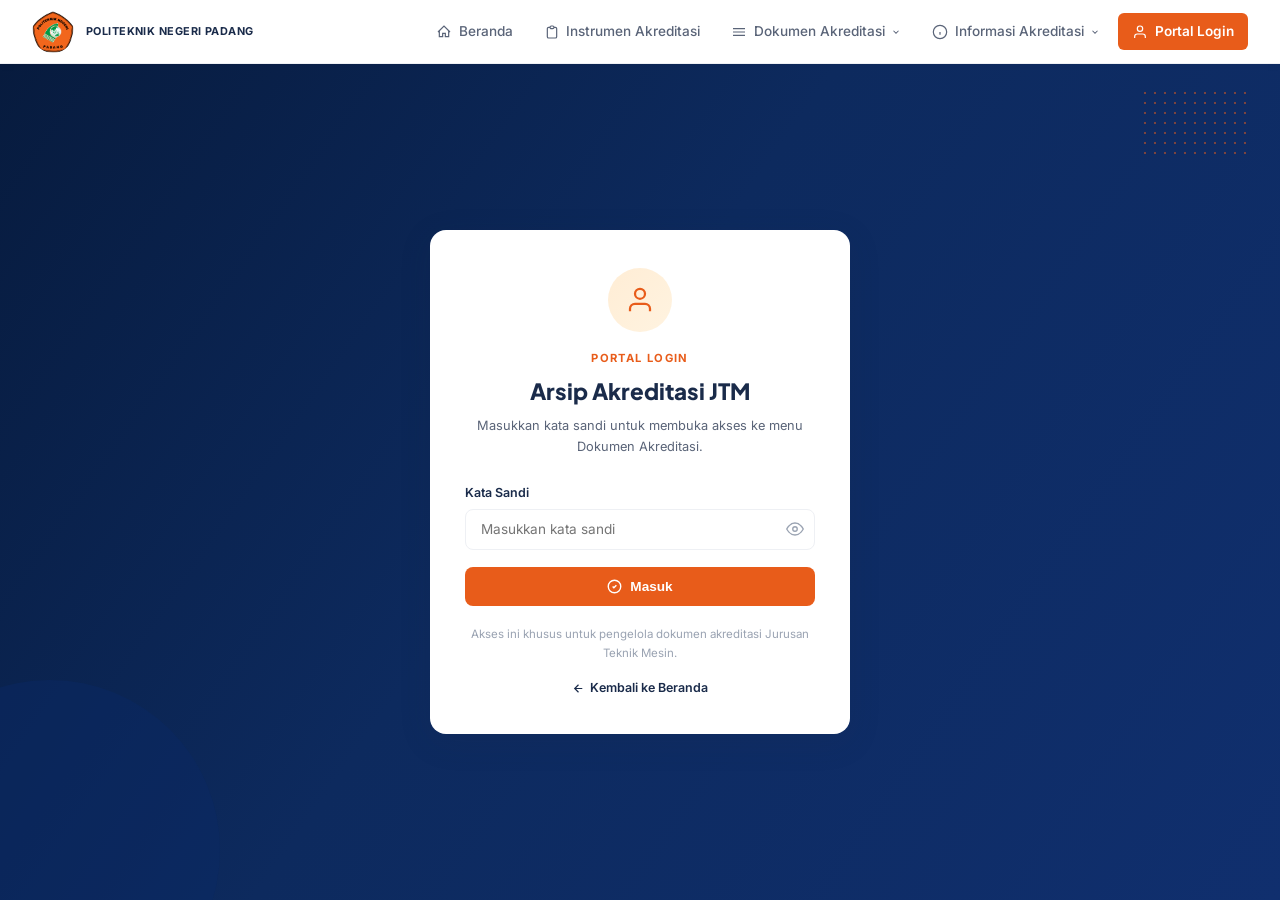
<file: d3tab.html>
<!DOCTYPE html>
<html lang="id">
<head>
  <script>
    // PENJAGA PINTU: cek akses sebelum halaman ini ditampilkan.
    // Status login sekarang berlaku HANYA untuk hari ini - begitu tanggal
    // berganti (lewat tengah malam), otomatis dianggap kadaluwarsa dan
    // akan dilempar balik ke portal.html untuk login ulang.
    // Diletakkan paling atas <head> supaya berjalan SEBELUM konten dokumen
    // sempat dirender, sehingga tidak ada celah "kelihatan sekilas" lalu redirect.
    (function () {
      function todayStr() {
        return new Date().toISOString().slice(0, 10);
      }
      try {
        var granted = localStorage.getItem('pnp_jtm_access') === 'granted';
        var sameDay = localStorage.getItem('pnp_jtm_access_date') === todayStr();
        if (!granted || !sameDay) {
          location.replace('portal.html');
        }
      } catch (e) {
        location.replace('portal.html');
      }
    })();
  </script>
  <meta charset="UTF-8" />
  <meta name="viewport" content="width=device-width, initial-scale=1.0" />
  <title>Dokumen Akreditasi – D3 Teknik Alat Berat – Politeknik Negeri Padang</title>
  <link href="https://fonts.googleapis.com/css2?family=Plus+Jakarta+Sans:wght@400;500;600;700;800&family=Inter:wght@400;500;600&display=swap" rel="stylesheet" />
  <style>
    :root {
      --navy: #1a2b4a;
      --navy-dk: #0f1c32;
      --orange: #e85c1a;
      --orange-lt: #f47c44;
      --white: #ffffff;
      --gray-50: #f8f9fb;
      --gray-100: #eef0f4;
      --gray-400: #9aa3b2;
      --gray-600: #5a6478;
      --gray-800: #2d3444;
      --shadow: 0 2px 12px rgba(26,43,74,.10);
      --shadow-lg: 0 8px 32px rgba(26,43,74,.14);
      --r-lg: 16px;
    }
    *, *::before, *::after { box-sizing: border-box; margin: 0; padding: 0; }
    body { font-family: 'Inter', sans-serif; background: var(--white); color: var(--gray-800); line-height: 1.6; }

    /* ===== NAVBAR ===== */
    nav {
      position: sticky; top: 0; z-index: 100;
      background: var(--white);
      border-bottom: 1px solid var(--gray-100);
      box-shadow: 0 1px 8px rgba(0,0,0,.06);
      display: flex; align-items: center;
      padding: 0 2rem; height: 64px; gap: 1.5rem;
    }
    .nav-brand { display: flex; align-items: center; gap: .75rem; text-decoration: none; }
    .nav-logo { width: 42px; height: 42px; border-radius: 50%; overflow: hidden; flex-shrink: 0; }
    .nav-logo img { width: 100%; height: 100%; object-fit: cover; }
    .nav-brand-text .inst { font-size: .68rem; font-weight: 700; color: var(--navy); letter-spacing: .04em; text-transform: uppercase; }
    .nav-links { display: flex; gap: .25rem; margin-left: auto; align-items: center; list-style: none; }
    .nav-links > li > a {
      display: flex; align-items: center; gap: .4rem;
      padding: .45rem .85rem; border-radius: 6px;
      font-size: .85rem; font-weight: 500;
      color: var(--gray-600); text-decoration: none;
      transition: background .15s, color .15s;
    }
    .nav-links > li > a:hover { background: var(--gray-50); color: var(--navy); }
    .nav-links > li > a.active { background: var(--navy); color: var(--white); border-radius: 8px; }
    .btn-login {
      background: var(--orange) !important; color: var(--white) !important;
      border-radius: 6px !important; padding: .45rem .9rem !important;
      font-size: .85rem; font-weight: 600;
      text-decoration: none !important;
    }
    .btn-login:hover { background: var(--orange-lt) !important; }
    .nav-icon { width: 16px; height: 16px; stroke: currentColor; fill: none; stroke-width: 1.8; }
    .nav-item { position: relative; list-style: none; }
    .nav-item > a {
      display: flex; align-items: center; gap: .4rem;
      padding: .45rem .85rem; border-radius: 6px;
      font-size: .85rem; font-weight: 500;
      color: var(--gray-600); text-decoration: none;
      transition: background .15s, color .15s; cursor: pointer;
    }
    .nav-item > a:hover, .nav-item > a.active { background: var(--navy); color: var(--white); border-radius: 8px; }
    .chevron { width: 10px; height: 10px; stroke: currentColor; fill: none; stroke-width: 2.5; transition: transform .2s; }
    .dropdown-menu {
      display: none; position: absolute; top: 100%; left: 0;
      background: var(--white); border: 1px solid var(--gray-100);
      border-radius: 10px; box-shadow: var(--shadow-lg);
      min-width: 220px; padding: .4rem 0; z-index: 200;
      margin-top: 8px; padding-top: 8px;
    }
    .dropdown-menu a {
      display: flex; align-items: center; gap: .5rem;
      padding: .55rem 1rem; font-size: .82rem; font-weight: 500;
      color: var(--gray-600); text-decoration: none; background: none;
      transition: background .12s, color .12s;
    }
    .dropdown-menu a:hover { background: var(--gray-50); color: var(--navy); }
    .dropdown-menu a.active-sub { color: var(--orange); font-weight: 600; }
    .dot { width: 6px; height: 6px; border-radius: 50%; background: var(--orange); flex-shrink: 0; }

    /* ===== HERO ===== */
    .hero {
      position: relative; min-height: 280px;
      background: linear-gradient(125deg, #071b3e 0%, #0d2a5e 50%, #102f6e 100%);
      display: grid; grid-template-columns: 1.3fr 1fr; overflow: hidden;
    }
    .hero-arc {
      position: absolute; right: -78px; top: -88px;
      width: 450px; height: 450px; border-radius: 50%;
      border: 57px solid var(--orange);
      opacity: .15; z-index: 1; pointer-events: none;
    }
    .hero-dots-tr {
      position: absolute; top: 16px; right: 16px;
      width: 90px; height: 60px;
      background-image: radial-gradient(circle, rgba(232,92,26,.5) 1.5px, transparent 1.5px);
      background-size: 10px 10px; z-index: 2; pointer-events: none;
    }
    .hero-dots-bl {
      position: absolute; bottom: 30px; left: 240px;
      width: 60px; height: 40px;
      background-image: radial-gradient(circle, rgba(255,255,255,.15) 1.5px, transparent 1.5px);
      background-size: 9px 9px; z-index: 2; pointer-events: none;
    }
    .hero-content {
      position: relative; z-index: 3;
      display: flex; flex-direction: column; justify-content: center;
      padding: 1.85rem 2rem 1.85rem 2.5rem;
    }
    .hero-breadcrumb {
      display: flex; align-items: center; gap: .4rem;
      font-size: .78rem; color: rgba(160,195,225,.7); margin-bottom: .95rem;
      flex-wrap: wrap;
    }
    .hero-breadcrumb a { color: var(--orange); text-decoration: none; font-weight: 600; }
    .hero-breadcrumb a:hover { text-decoration: underline; }
    .hero-breadcrumb .sep { color: rgba(160,195,225,.4); }
    .hero-eyebrow {
      font-size: .72rem; font-weight: 700; letter-spacing: .1em;
      text-transform: uppercase; color: var(--orange); margin-bottom: .45rem;
    }
    .hero-main-title {
      font-family: 'Plus Jakarta Sans', sans-serif;
      font-size: 2.5rem; font-weight: 800; line-height: 1.1;
      color: var(--white); letter-spacing: -.02em; margin-bottom: .1rem;
    }
    .hero-main-title span { color: var(--orange); display: block; }
    .hero-sub { font-size: .93rem; font-weight: 600; color: rgba(200,220,240,.85); margin-top: .45rem; }
    .hero-desc-block { margin-top: .8rem; max-width: 460px; }
    .hero-desc-block p { font-size: .8rem; color: rgba(160,195,225,.85); line-height: 1.62; margin-bottom: .45rem; }
    .hero-visual {
      position: relative; z-index: 3;
      display: flex; align-items: center;
      justify-content: center;
      padding: 1.6rem 2rem 1.6rem 0;
    }
    .hero-img-wrap { position: relative; width: 100%; max-width: 395px; height: 260px; margin-right: 1.8rem; }
    .hero-img-bg {
      position: absolute; right: -30px; top: 50%; transform: translateY(-50%);
      width: 110%; height: 120%;
      background: linear-gradient(160deg, #0d3a8a 0%, #072060 100%);
      border-radius: 50% 20% 50% 20%; z-index: 0;
    }
    .hero-img-container {
      position: relative; z-index: 2; width: 100%; height: 100%;
      border-radius: 50%;
      overflow: hidden; box-shadow: 0 8px 40px rgba(0,0,0,.45);
    }
    .hero-img-container img {
      width: 100%; height: 100%;
      object-fit: cover;
      object-position: center 60%;
      margin-top: 0px;
    }
    .deco-dots {
      position: absolute; top: 8px; right: -8px; width: 70px; height: 50px;
      background-image: radial-gradient(circle, rgba(232,92,26,.6) 1.5px, transparent 1.5px);
      background-size: 9px 9px; z-index: 5;
    }
    .hero-chevrons {
      position: absolute; left: 50%; top: 50%;
      transform: translate(-50%, -50%); z-index: 4; display: flex; gap: 4px;
    }
    .chev { display: block; width: 0; height: 0; border-top: 23px solid transparent; border-bottom: 23px solid transparent; border-left: 18px solid rgba(232,92,26,.45); }
    .chev.dim { border-left-color: rgba(232,92,26,.18); }
    .hero-bottom-bar { position: absolute; bottom: 0; left: 0; right: 0; height: 5px; background: var(--orange); z-index: 10; }

    /* ===== CONTENT ===== */
    .content-wrap { padding: 2rem 2.5rem; background: var(--white); }

    /* ===== TOOLBAR ===== */
    .toolbar {
      display: flex; align-items: center; justify-content: space-between;
      flex-wrap: nowrap; gap: 1rem; margin-bottom: 1.2rem;
      position: sticky; top: 64px; z-index: 95;
      background: var(--white);
      padding: 1rem 0 1rem;
      box-shadow: 0 4px 10px rgba(26,43,74,.06);
    }
    .toolbar-left { display: flex; align-items: center; gap: .75rem; flex-shrink: 0; }
    .toolbar-icon {
      width: 42px; height: 42px; border-radius: 10px;
      background: #fff7ed; display: flex; align-items: center; justify-content: center; flex-shrink: 0;
    }
    .toolbar-icon svg { width: 22px; height: 22px; stroke: var(--orange); fill: none; stroke-width: 1.8; }
    .toolbar-text h2 { font-family: 'Plus Jakarta Sans', sans-serif; font-size: .95rem; font-weight: 700; color: var(--navy); white-space: nowrap; }
    .toolbar-text p { font-size: .75rem; color: var(--gray-600); margin-top: .1rem; white-space: nowrap; }
    .toolbar-right { display: flex; align-items: center; gap: .5rem; margin-left: auto; flex-shrink: 1; min-width: 0; }
    .year-group { display: flex; align-items: center; gap: .5rem; flex-shrink: 0; }
    .year-label { font-size: .8rem; color: var(--gray-600); font-weight: 500; }
    .year-btn {
      display: flex; align-items: center; justify-content: center;
      height: 36px; box-sizing: border-box;
      padding: 0 1rem; border-radius: 6px; font-size: .8rem; font-weight: 600;
      border: 1.5px solid var(--gray-100); background: var(--white); color: var(--gray-600);
      cursor: pointer; transition: all .15s;
    }
    .year-btn:hover { border-color: var(--navy); color: var(--navy); }
    .year-btn.active { background: var(--navy); color: var(--white); border-color: var(--navy); }

    /* ===== SEARCH BOX ===== */
    .search-group { display: flex; align-items: center; gap: .4rem; position: relative; flex: 1 1 140px; min-width: 110px; }
    .search-group svg {
      position: absolute; left: .65rem; top: 50%; transform: translateY(-50%);
      width: 15px; height: 15px;
      stroke: var(--gray-400); fill: none; stroke-width: 2; pointer-events: none;
    }
    .search-input {
      height: 36px; box-sizing: border-box;
      padding: 0 .7rem 0 2rem;
      border: 1.5px solid var(--gray-100); border-radius: 6px;
      font-size: .8rem; color: var(--gray-800);
      width: 100%; max-width: 240px; min-width: 0; outline: none;
      transition: border-color .15s;
      font-family: 'Inter', sans-serif;
    }
    .search-input:focus { border-color: var(--orange); }
    .search-input::placeholder { color: var(--gray-400); }
    .search-no-result td {
      text-align: center; padding: 1.5rem !important;
      color: var(--gray-400); font-size: .8rem; font-style: italic;
    }
    mark.hl {
      background: #ffe066;
      color: var(--gray-800);
      padding: 0 1px;
      border-radius: 2px;
      font-weight: 700;
    }

    /* ===== TOGGLE SKOR CAPAIAN BUTTON (diperkecil) ===== */
    .toggle-skor-btn {
      display: flex; align-items: center; justify-content: center; gap: .35rem;
      height: 36px; box-sizing: border-box;
      padding: 0 .75rem; border-radius: 6px; font-size: .72rem; font-weight: 600;
      border: 1.5px solid var(--orange); background: #fff7ed; color: var(--orange);
      cursor: pointer; transition: all .15s;
      flex-shrink: 0; white-space: nowrap;
    }
    .toggle-skor-btn:hover { background: var(--orange); color: var(--white); }
    .toggle-skor-btn.is-open { background: var(--navy); color: var(--white); border-color: var(--navy); }
    .toggle-skor-btn .chevron-icon {
      width: 10px; height: 10px; stroke: currentColor; fill: none; stroke-width: 2.5;
      transition: transform .25s ease;
    }
    .toggle-skor-btn.is-open .chevron-icon { transform: rotate(180deg); }


    /* ===== AKREDITASI TABLE (matrik style) ===== */
    .akred-table-wrap {
      position: relative;
      border: 1px solid #b0b8c9;
      border-radius: 10px;
      box-shadow: var(--shadow);
      overflow-x: auto;
      -webkit-overflow-scrolling: touch;
    }
    .akred-table-wrap::-webkit-scrollbar { height: 10px; }
    .akred-table-wrap::-webkit-scrollbar-track { background: var(--gray-50); }
    .akred-table-wrap::-webkit-scrollbar-thumb { background: var(--orange); border-radius: 10px; }
    .scroll-hint {
      display: flex; align-items: center; gap: .4rem;
      font-size: .72rem; color: var(--gray-600);
      margin-bottom: .5rem;
    }
    .scroll-hint svg { width: 14px; height: 14px; stroke: var(--orange); fill: none; stroke-width: 2; }
    .akred-table { width: 100%; border-collapse: separate; border-spacing: 0; font-size: .68rem; table-layout: fixed; }
    .akred-table th, .akred-table td {
      border: none;
      box-shadow: inset -1px -1px 0 0 #c8d3e6, inset 1px 1px 0 0 #c8d3e6;
      background-clip: padding-box;
      padding: .5rem .55rem;
      vertical-align: top;
      line-height: 1.5;
      overflow-wrap: break-word;
      word-break: break-word;
    }
    .akred-table thead {
      z-index: 80;
    }
    .akred-table thead th {
      background: #d6e4f7; color: var(--navy);
      font-family: 'Plus Jakarta Sans', sans-serif;
      font-weight: 700; font-size: .72rem; text-align: center;
      vertical-align: middle;
      padding: .6rem .5rem;
      white-space: nowrap;
      background-clip: padding-box;
    }
    .akred-table .penilaian-head { background: #c3d8f2; letter-spacing: .02em; }
    .akred-table .skor-head-row th { background: #eaf1fb; font-size: .82rem; padding: .4rem; }
    .th-no { width: 2.2%; font-size: .67rem !important; }
    .th-kriteria { width: 8%; }
    .th-indikator { width: 12.5%; }
    .th-p { width: 11.8%; }
    .th-skor {
      width: 5%; line-height: 1.25; font-size: .67rem !important;
      cursor: pointer; user-select: none;
    }
    .th-skor .th-inner { display: flex; flex-direction: column; align-items: center; justify-content: center; gap: .2rem; }
    .th-skor .chevron-icon { width: 11px; height: 11px; stroke: currentColor; fill: none; stroke-width: 2.5; transition: transform .25s ease; }
    .th-skor.is-open .chevron-icon { transform: rotate(180deg); }
    .th-datadukung { width: 17.8%; font-size: .71rem !important; }

    .akred-table .section-row td {
      background: linear-gradient(90deg, #2eab6e, #38c27d);
      color: var(--white);
      font-family: 'Plus Jakarta Sans', sans-serif;
      font-weight: 700; font-size: .82rem;
      padding: .6rem .85rem;
      letter-spacing: .01em;
      width: 100%;
      box-shadow: none;
    }
    .akred-table .sub-row td {
      background: #dceaf0; color: var(--navy);
      font-weight: 700; font-size: .75rem;
      padding: .45rem .85rem;
      box-shadow: inset 0 1px 0 0 #b9d4e0, inset 0 -1px 0 0 #b9d4e0;
      width: 100%;
    }
    .akred-table tbody tr:not(.section-row):not(.sub-row):hover td {
      background: #f7faff;
    }

    .td-no { text-align: center; font-weight: 700; color: var(--navy); font-family: 'Plus Jakarta Sans', sans-serif; width: 2.2%; font-size: .72rem; white-space: nowrap; }
    .td-kriteria { color: var(--navy); font-weight: 600; width: 8%; white-space: pre-line; }
    .td-indikator { width: 12.5%; white-space: pre-line; color: var(--gray-800); }
    .td-penilaian { width: 11.5%; white-space: pre-line; color: var(--gray-800); }
    .td-penilaian.skor-4 { background: #f3fff6; }
    .td-penilaian.td-merged { text-align: center; }
    .akred-table tr.formula-row td {
      background: #f5f7fa;
      border-top: none;
    }
    .akred-table tr.formula-row td.td-formula {
      color: var(--gray-800);
      white-space: pre-line;
      text-align: left;
      font-size: .68rem;
      padding: .5rem .85rem;
    }
    .formula-divider {
      border: none;
      border-top: 1px solid var(--gray-300, #d0d5dd);
      margin: .35rem 0 .1rem;
    }
    .td-skor { text-align: center; vertical-align: middle !important; width: 5%; }
    .skor-badge {
      display: inline-flex; align-items: center; justify-content: center;
      width: 26px; height: 26px;
      border-radius: 50%; background: #d6e4f7;
      color: var(--navy); font-weight: 700; font-size: .76rem;
    }
    .td-datadukung { width: 17.8%; white-space: pre-line; }
    .link-doc { color: #1a56db; text-decoration: underline; font-size: .72rem; display: block; }
    .link-doc:hover { color: var(--orange); }

    /* ===== KOLOM SKOR CAPAIAN: collapsible & dipindah ke ujung kanan ===== */
    /* Kolom "Skor Capaian" disembunyikan secara default (tertutup),
       diletakkan paling kanan setelah kolom Dokumen (LKPS & Data Dukung).
       Dibuka/ditutup lewat tombol toolbar atau klik header "Skor Capaian". */
    col.col-skor { transition: width .28s ease; }
    th.col-skor, td.col-skor { transition: padding .2s ease, border-width .2s ease; }
    .skor-content { display: block; }

    .akred-table-wrap.skor-collapsed col.col-skor { width: 0 !important; }
    .akred-table-wrap.skor-collapsed th.col-skor,
    .akred-table-wrap.skor-collapsed td.col-skor {
      width: 0 !important; min-width: 0 !important; max-width: 0 !important;
      padding: 0 !important; border-left: 0 !important; border-right: 0 !important;
      overflow: hidden;
    }
    .akred-table-wrap.skor-collapsed .skor-content { display: none; }

    /* Saat Skor Capaian ditampilkan, hanya kolom Dokumen (LKPS/Data Dukung)
       yang mengecil untuk memberi ruang — kolom lain tetap seperti semula. */
    col.col-datadukung { transition: width .28s ease; }
    th.col-datadukung, td.col-datadukung { transition: width .28s ease; }
    .akred-table-wrap:not(.skor-collapsed) col.col-datadukung { width: 12.8% !important; }
    .akred-table-wrap:not(.skor-collapsed) th.col-datadukung,
    .akred-table-wrap:not(.skor-collapsed) td.col-datadukung { width: 12.8% !important; }

    /* ===== PAGINATION ===== */
    .pagination-wrap { display: flex; justify-content: center; margin: 1.4rem 0 .5rem; }
    .pagination {
      display: flex; align-items: center; gap: .3rem;
      background: var(--gray-50); border: 1px solid var(--gray-100);
      padding: .35rem; border-radius: 10px; box-shadow: var(--shadow);
    }
    .page-btn {
      min-width: 34px; height: 34px; padding: 0 .5rem;
      display: flex; align-items: center; justify-content: center;
      border: none; border-radius: 7px;
      font-family: 'Inter', sans-serif; font-size: .82rem; font-weight: 600;
      color: var(--gray-600); background: transparent;
      cursor: pointer; transition: background .15s, color .15s;
    }
    .page-btn:hover:not(:disabled):not(.active) { background: var(--white); color: var(--navy); }
    .page-btn.active { background: var(--orange); color: var(--white); }
    .page-btn:disabled { color: var(--gray-400); cursor: not-allowed; opacity: .5; }
    .page-ellipsis { padding: 0 .35rem; color: var(--gray-400); font-size: .82rem; user-select: none; }

    /* ===== FOOTER ===== */
    footer { background: var(--navy-dk); padding: 2.5rem 2.5rem 1.2rem; color: #7fa0bc; }
    .footer-grid { display: grid; grid-template-columns: 2fr 1fr 1fr 1.4fr; gap: 2rem; margin-bottom: 2rem; }
    .footer-col h5 { font-family: 'Plus Jakarta Sans', sans-serif; font-size: .82rem; font-weight: 700; color: var(--white); margin-bottom: .8rem; }
    .footer-col p, .footer-col a { font-size: .76rem; color: #7fa0bc; line-height: 1.8; text-decoration: none; display: block; }
    .footer-col a:hover { color: var(--orange-lt); }
    .footer-contact-item { display: flex; align-items: flex-start; gap: .5rem; font-size: .76rem; color: #7fa0bc; margin-bottom: .4rem; line-height: 1.4; }
    .footer-contact-item svg { width: 13px; height: 13px; stroke: var(--orange); fill: none; stroke-width: 1.8; flex-shrink: 0; margin-top: 2px; }
    .footer-bottom { border-top: 1px solid #1e3a60; padding-top: 1.1rem; text-align: center; font-size: .73rem; color: #4a6580; }

    @media (max-width: 768px) {
      .hero { grid-template-columns: 1fr; min-height: auto; }
      .hero-visual { display: none; }
      .hero-main-title { font-size: 2.2rem; }
      nav { padding: 0 1rem; }
      .content-wrap { padding: 1.5rem; }
      .footer-grid { grid-template-columns: 1fr; }
      .toolbar { flex-direction: column; align-items: flex-start; }
      .toolbar-right { margin-left: 0; flex-wrap: wrap; }
      .toggle-skor-btn { margin-left: 0; }
    }
  
    /* ===== NAV RESPONSIVE (HAMBURGER) ===== */
    .nav-toggle {
      display: none;
      background: none;
      border: none;
      cursor: pointer;
      padding: 6px;
      margin-left: auto;
      z-index: 210;
    }
    .nav-toggle svg { width: 26px; height: 26px; stroke: var(--navy, #1a2b4a); fill: none; stroke-width: 2; }

    @media (max-width: 768px) {
      .nav-toggle { display: block; }
      .nav-links {
        display: none;
        position: absolute;
        top: 64px;
        left: 0;
        width: 100%;
        flex-direction: column;
        align-items: stretch;
        background: var(--white, #fff);
        box-shadow: 0 8px 20px rgba(0,0,0,.10);
        padding: .5rem 1rem 1rem;
        gap: .15rem;
        margin: 0;
        max-height: calc(100vh - 64px);
        overflow-y: auto;
      }
      .nav-links.active { display: flex; }
      .nav-links li { width: 100%; }
      .nav-links > li > a, .nav-links .nav-item > a { width: 100%; }
      .nav-item .dropdown-menu {
        display: none;
        position: static;
        box-shadow: none;
        border: none;
        min-width: 0;
        width: 100%;
        padding-left: 1rem;
        margin-top: 0;
        padding-top: 0;
      }
      .nav-item .dropdown-menu.active { display: block; }
    }
    /* ===== END NAV RESPONSIVE ===== */
  </style>
</head>
<body>
  <script src="guard.js"></script>

<!-- NAVBAR -->
<nav>
  <a href="index.html" class="nav-brand">
    <div class="nav-logo">
      <img src="logopnp.png" alt="Logo PNP">
    </div>
    <div class="nav-brand-text">
      <div class="inst">Politeknik Negeri Padang</div>
    </div>
  </a>
  <button class="nav-toggle" id="navToggle" aria-label="Buka menu">
    <svg viewBox="0 0 24 24"><path d="M3 6h18M3 12h18M3 18h18" stroke-linecap="round"/></svg>
  </button>
  <ul class="nav-links">
    <li>
      <a href="index.html">
        <svg class="nav-icon" viewBox="0 0 24 24"><path d="M3 12L12 3l9 9M5 10v9h5v-5h4v5h5v-9"/></svg>
        Beranda
      </a>
    </li>
    <li class="nav-item">
      <a href="instrumen.html">
        <svg class="nav-icon" viewBox="0 0 24 24"><path d="M9 5H7a2 2 0 00-2 2v12a2 2 0 002 2h10a2 2 0 002-2V7a2 2 0 00-2-2h-2M9 5a2 2 0 002 2h2a2 2 0 002-2M9 5a2 2 0 012-2h2a2 2 0 012 2"/></svg>
        Instrumen Akreditasi
      </a>
    </li>
    <li class="nav-item">
      <a href="#" class="active">
        <svg class="nav-icon" viewBox="0 0 24 24"><path d="M3 7h18M3 12h18M3 17h18"/></svg>
        Dokumen Akreditasi
        <svg class="chevron" viewBox="0 0 24 24"><path d="M6 9l6 6 6-6"/></svg>
      </a>
      <div class="dropdown-menu">
        <a href="d3tme.html"><span class="dot"></span>D3 Teknik Mesin</a>
        <a href="d3tab.html" class="active-sub"><span class="dot"></span>D3 Teknik Alat Berat</a>
        <a href="d4tma.html"><span class="dot"></span>D4 Teknik Manufaktur</a>
        <a href="d4rpm.html"><span class="dot"></span>D4 Rekayasa Perancangan Mekanik</a>
      </div>
    </li>
   <!-- Informasi Akreditasi — ADA dropdown -->
    <li class="nav-item">
      <a href="#">
        <svg class="nav-icon" viewBox="0 0 24 24"><circle cx="12" cy="12" r="10"/><path d="M12 16v-4M12 8h.01"/></svg>
        Informasi Akreditasi
        <svg class="chevron" viewBox="0 0 24 24"><path d="M6 9l6 6 6-6"/></svg>
      </a>
      <div class="dropdown-menu">
        <a href="status.html"><span class="dot"></span>Status Akreditasi</a>
        <a href="tim.html"><span class="dot"></span>Tim Akreditasi</a>
        <a href="kegiatan.html"><span class="dot"></span>Kegiatan Akreditasi</a>
      </div>
    </li>
    <li>
      <a href="portal.html" class="btn-login">
        <svg class="nav-icon" viewBox="0 0 24 24"><path d="M20 21v-2a4 4 0 00-4-4H8a4 4 0 00-4 4v2"/><circle cx="12" cy="7" r="4"/></svg>
        Portal Login
      </a>
    </li>
  </ul>
</nav>

<!-- HERO -->
<section class="hero">
  <div class="hero-arc"></div>
  <div class="hero-dots-tr"></div>
  <div class="hero-dots-bl"></div>
  <div class="hero-content">
    <div class="hero-breadcrumb">
      <a href="index.html">Beranda</a>
      <span class="sep">/</span>
      <a href="#">Dokumen Akreditasi</a>
      <span class="sep">/</span>
      <span>D3 Teknik Alat Berat</span>
    </div>
    <div class="hero-eyebrow">Dokumen Akreditasi</div>
    <h1 class="hero-main-title">
      ARSIP<br><span>D3 TEKNIK ALAT BERAT</span>
    </h1>
    <div class="hero-sub">Politeknik Negeri Padang</div>
    <div class="hero-desc-block">
      <p>Sistem informasi pengelolaan dokumen akreditasi Program Studi D3 Teknik Alat Berat yang terstruktur, aman, dan mudah diakses.</p>
      <p>Dokumen mencakup kriteria penilaian, indikator capaian, skor, dan bukti pendukung proses akreditasi LAM Teknik.</p>
    </div>
  </div>
  <div class="hero-chevrons">
    <span class="chev dim"></span>
    <span class="chev dim"></span>
    <span class="chev"></span>
  </div>
  <div class="hero-visual">
    <div class="hero-img-wrap">
      <div class="hero-img-bg"></div>
      <div class="deco-dots"></div>
      <div class="hero-img-container">
        <img src="gambar gedung.png" alt="Gedung Politeknik Negeri Padang">
      </div>
    </div>
  </div>
  <div class="hero-bottom-bar"></div>
</section>

<!-- CONTENT -->
<div class="content-wrap">
  <div class="toolbar">
    <div class="toolbar-left">
      <div class="toolbar-icon">
        <svg viewBox="0 0 24 24"><path d="M9 5H7a2 2 0 00-2 2v12a2 2 0 002 2h10a2 2 0 002-2V7a2 2 0 00-2-2h-2M9 5a2 2 0 002 2h2a2 2 0 002-2M9 5a2 2 0 012-2h2a2 2 0 012 2"/></svg>
      </div>
      <div class="toolbar-text">
        <h2>Dokumen Akreditasi – D3 Teknik Alat Berat</h2>
        <p>Matrik penilaian LKPS sesuai kriteria, indikator, dan bukti dokumen akreditasi LAM Teknik.</p>
      </div>
    </div>
    <div class="toolbar-right">
      <div class="search-group">
        <svg viewBox="0 0 24 24"><circle cx="11" cy="11" r="8"/><path d="M21 21l-4.35-4.35"/></svg>
        <input type="text" id="searchInput" class="search-input" placeholder="Cari kriteria atau indikator..." oninput="onSearchInput(this.value)">
      </div>
      <div class="year-group">
        <span class="year-label">Tahun:</span>
        <button class="year-btn active" onclick="setYear(2023, this)">2023</button>
        <button class="year-btn" onclick="setYear(2028, this)">2028</button>
      </div>
      <button class="toggle-skor-btn" id="toggleSkorBtn" onclick="toggleSkor()" type="button">
        <svg class="chevron-icon" viewBox="0 0 24 24"><path d="M6 9l6 6 6-6"/></svg>
        <span id="toggleSkorLabel">Tampilkan Skor Capaian</span>
      </button>
    </div>
  </div>

  <div class="akred-table-wrap skor-collapsed" id="akredTableWrap">
    <table class="akred-table">
  <colgroup>
    <col style="width:2.5%">   <!-- No -->
    <col style="width:8%">     <!-- Elemen -->
    <col style="width:12.5%">  <!-- Indikator -->
    <col style="width:11.8%">  <!-- Skor 4 -->
    <col style="width:11.8%">  <!-- Skor 3 -->
    <col style="width:11.8%">  <!-- Skor 2 -->
    <col style="width:10.5%">  <!-- Skor 1 -->
    <col style="width:10.5%">  <!-- Skor 0 -->
    <col class="col-datadukung" style="width:17.8%">  <!-- Dokumen (LKPS/Data Dukung) -->
    <col class="col-skor" style="width:5%">     <!-- Skor Capaian (dipindah ke ujung kanan) -->
  </colgroup>
  <thead>
      <tr>
          <th rowspan="2" class="th-no">No</th>
          <th rowspan="2" class="th-kriteria">Elemen</th>
          <th rowspan="2" class="th-indikator">Indikator</th>
          <th colspan="5" class="penilaian-head">Kriteria Penilaian</th>
          <th rowspan="2" class="th-datadukung col-datadukung">Dokumen<br>(LKPS / Data Dukung)</th>
          <th rowspan="2" class="th-skor col-skor" id="thSkorCapaian" onclick="toggleSkor()">
            <span class="th-inner">
              <span class="skor-content"><span style="white-space:nowrap">Skor</span><br><span style="white-space:nowrap">Capaian</span></span>
              <svg class="chevron-icon" viewBox="0 0 24 24"><path d="M6 9l6 6 6-6"/></svg>
            </span>
          </th>
        </tr>
        <tr class="skor-head-row">
          <th class="th-p">4</th>
          <th class="th-p">3</th>
          <th class="th-p">2</th>
          <th class="th-p">1</th>
          <th class="th-p">0</th>
        </tr>
      </thead>
      <tbody id="tbl-body"></tbody>
    </table>
  </div>

  <div class="pagination-wrap" id="paginationWrap"></div>
</div>

<!-- FOOTER -->
<footer>
  <div class="footer-grid">
    <div class="footer-col">
      <h5>Tentang Sistem</h5>
      <p>Sistem Informasi Arsip Akreditasi Jurusan Teknik Mesin Politeknik Negeri Padang merupakan platform digital untuk pengelolaan dokumen akreditasi yang terstruktur, aman, dan mudah diakses.</p>
    </div>
    <div class="footer-col">
      <h5>Menu Utama</h5>
      <a href="index.html">Beranda</a>
      <a href="instrumen.html">Instrumen Akreditasi</a>
      <a href="d3tme.html">Dokumen Akreditasi</a>
      <a href="status.html">Informasi Akreditasi</a>
      <a href="portal.html">Portal Login</a>
    </div>
    <div class="footer-col">
      <h5>Tautan Cepat</h5>
      <a href="https://www.pnp.ac.id/">Politeknik Negeri Padang</a>
      <a href="https://me.pnp.ac.id/">Jurusan Teknik Mesin</a>
      <a href="https://lamteknik.or.id/">LAM TEKNIK</a>
      <a href="https://kemdiktisaintek.go.id/">Kementerian Pendidikan</a>
    </div>
    <div class="footer-col">
      <h5>Kontak Kami</h5>
      <div class="footer-contact-item">
        <svg viewBox="0 0 24 24"><path d="M21 10c0 7-9 13-9 13S3 17 3 10a9 9 0 0118 0z"/><circle cx="12" cy="10" r="3"/></svg>
        Politeknik Negeri Padang, Jl. Kampus, Limau Manis, Padang 25164
      </div>
      <div class="footer-contact-item">
        <svg viewBox="0 0 24 24"><path d="M22 16.92v3a2 2 0 01-2.18 2 19.79 19.79 0 01-8.63-3.07A19.5 19.5 0 013.07 9.81a19.79 19.79 0 01-3.07-8.7A2 2 0 012.18 1h3a2 2 0 012 1.72c.127.96.361 1.903.7 2.81a2 2 0 01-.45 2.11L6.91 8.15a16 16 0 006.29 6.29l1.51-1.52a2 2 0 012.11-.45c.907.339 1.85.573 2.81.7A2 2 0 0122 16.92z"/></svg>
        (0751) 72590
      </div>
      <div class="footer-contact-item">
        <svg viewBox="0 0 24 24"><path d="M4 4h16c1.1 0 2 .9 2 2v12c0 1.1-.9 2-2 2H4c-1.1 0-2-.9-2-2V6c0-1.1.9-2 2-2z"/><polyline points="22,6 12,13 2,6"/></svg>
        info@pnp.ac.id
      </div>
    </div>
  </div>
  <div class="footer-bottom">© 2026 Politeknik Negeri Padang. All rights reserved.</div>
</footer>

<script>
  /* ===================================================
     DATA TABEL AKREDITASI — Matrik Penilaian LKPS
     Diambil dari file Excel matrik penilaian.
     Ganti isi "data2023" / sesuaikan untuk tahun lain.
  =================================================== */
  const sections2023 = [
  {
    "title": "A. Kondisi Eksternal",
    "items": [
      {
        "no": 1,
        "sub": null,
        "kriteria": "Konsistensi dengan hasil analisis SWOT dan/atau analisis lain serta rencana pengembangan ke depan",
        "indikator": "Konsistensi dengan hasil analisis SWOT dan/atau analisis lain serta rencana pengembangan ke depan.",
        "p4": "Unit Pengelola Program Studi (UPPS) mampu:\n1) mengidentifikasi kondisi lingkungan dan industri yang relevan secara komprehensif dan strategis;\n2) menetapkan posisi relatif program studi terhadap lingkungannya;\n3) menggunakan hasil identifikasi dan posisi yang ditetapkan untuk melakukan analisis (SWOT/metode analisis lain yang relevan) untuk pengembangan program studi; dan\n4) merumuskan strategi pengembangan program studi yang berkesesuaian untuk menghasilkan program-program pengembangan alternatif yang tepat.",
        "p3": "Unit Pengelola Program Studi (UPPS) mampu:\n1) mengidentifikasi kondisi lingkungan dan industri yang relevan secara komprehensif;\n2) menetapkan posisi relatif program studi terhadap lingkungannya; dan\n3) menggunakan hasil identifikasi dan posisi yang ditetapkan untuk melakukan analisis (SWOT/metode analisis lain yang relevan) untuk pengembangan program studi.",
        "p2": "Unit Pengelola Program Studi (UPPS) mampu:\n1) mengidentifikasi kondisi lingkungan dan industri yang relevan; dan\n2) menetapkan posisi relatif program studi terhadap lingkungannya.",
        "p1": "Unit Pengelola Program Studi (UPPS) kurang mampu:\n1) mengidentifikasi kondisi lingkungan dan industri yang relevan; dan\n2) menetapkan posisi relatif program studi terhadap lingkungannya.",
        "p0": "Unit Pengelola Program Studi (UPPS) tidak mampu:\n1) mengidentifikasi kondisi lingkungan dan industri yang relevan; dan\n2) menetapkan posisi relatif program studi terhadap lingkungannya.",
        "lkps": "LKPS",
        "lkpsLink": "",
        "datadukung": [
          { "nama": "1. Dokumen a", "link": "" },
          { "nama": "2. Dokumen b", "link": "" },
          { "nama": "3. Dokumen c", "link": "" },
          { "nama": "dst….", "link": "" }
        ]
      }
    ]
  },
  {
    "title": "B. Profil Unit Pengelola Program Studi",
    "items": [
      {
        "no": 2,
        "sub": null,
        "kriteria": "Keserbacakupan informasi dalam profil dan konsistensi antara profil dengan data dan informasi yang disampaikan",
        "indikator": "Keserbacakupan informasi dalam profil dan konsistensi antara profil dengan data dan informasi yang disampaikan pada masing-masing kriteria, serta menunjukkan iklim yang kondusif untuk pengembangan dan reputasi sebagai rujukan di bidang keilmuannya.",
        "p4": "Profil UPPS:\n1) menunjukkan keserbacakupan informasi yang jelas dan konsisten dengan data dan informasi yang disampaikan pada masing-masing kriteria;\n2) menggambarkan keselarasan dengan substansi keilmuan program studi;\n3) menunjukkan iklim yang kondusif untuk pengembangan keilmuan program studi; dan\n4) menunjukkan reputasi sebagai rujukan di bidang keilmuannya.",
        "p3": "Profil UPPS:\n1) menunjukkan keserbacakupan informasi yang jelas dan konsisten dengan data dan informasi yang disampaikan pada masing-masing kriteria;\n2) menggambarkan keselarasan dengan substansi keilmuan program studi; dan\n3) menunjukkan iklim yang kondusif untuk pengembangan keilmuan program studi.",
        "p2": "Profil UPPS:\n1) menunjukkan keserbacakupan informasi yang jelas dengan data dan informasi yang disampaikan pada masing-masing kriteria; dan\n2) menggambarkan keselarasan dengan substansi keilmuan program studi.",
        "p1": "Profil UPPS:\n1) kurang menunjukkan keserbacakupan informasi yang jelas dengan data dan informasi yang disampaikan pada masing-masing kriteria; dan\n2) kurang menggambarkan keselarasan dengan substansi keilmuan program studi.",
        "p0": "Profil UPPS tidak menunjukkan keserbacakupan informasi yang jelas dengan data dan informasi yang disampaikan pada masing-masing kriteria.",
        "lkps": "LKPS",
        "lkpsLink": "",
        "datadukung": [
          { "nama": "1. Dokumen a", "link": "" },
          { "nama": "2. Dokumen b", "link": "" },
          { "nama": "3. Dokumen c", "link": "" },
          { "nama": "dst….", "link": "" }
        ]
      }
    ]
  },
  {
    "title": "C. Kriteria\nC.1. Visi, Misi, Tujuan dan Strategi",
    "items": [
      {
        "no": 3,
        "sub": "C.1.4. Indikator Kinerja Utama",
        "kriteria": "Kesesuaian Visi, Misi, Tujuan dan Strategi (VMTS) UPPS terhadap VMTS Perguruan Tinggi (PT) dan visi keilmuan Program Studi (PS) yang dikelolanya",
        "indikator": "Kesesuaian Visi, Misi, Tujuan dan Strategi (VMTS) UPPS terhadap VMTS Perguruan Tinggi (PT) dan visi keilmuan Program Studi (PS) yang dikelolanya.",
        "p4": "UPPS memiliki:\n1) visi yang mencerminkan visi perguruan tinggi dan memayungi visi keilmuan terkait keunikan program studi serta didukung data implementasi yang konsisten;\n2) misi, tujuan, dan strategi yang searah dan bersinergi dengan misi, tujuan, dan strategi perguruan tinggi serta mendukung pengembangan program studi dengan data implementasi yang konsisten.",
        "p3": "UPPS memiliki:\n1) visi yang mencerminkan visi perguruan tinggi dan memayungi visi keilmuan terkait keunikan program studi;\n2) misi, tujuan, dan strategi yang searah dan bersinergi dengan misi, tujuan, dan strategi perguruan tinggi serta mendukung pengembangan program studi.",
        "p2": "UPPS memiliki:\n1) visi yang mencerminkan visi perguruan tinggi namun tidak memayungi visi keilmuan terkait program studi;\n2) misi, tujuan, dan strategi yang searah dengan misi, tujuan, dan strategi perguruan tinggi serta mendukung pengembangan program studi.",
        "p1": "UPPS memiliki:\n1) visi yang mencerminkan visi perguruan tinggi namun tidak memayungi visi keilmuan terkait program studi;\n2) misi, tujuan, dan strategi kurang searah dengan misi, tujuan, dan strategi perguruan tinggi serta kurang mendukung pengembangan program studi.",
        "p0": "UPPS memiliki misi, tujuan, dan strategi yang tidak terkait dengan strategi perguruan tinggi dan pengembangan program studi.",
        "lkps": "LKPS",
        "lkpsLink": "",
        "datadukung": [
          { "nama": "1. Dokumen a", "link": "" },
          { "nama": "2. Dokumen b", "link": "" },
          { "nama": "3. Dokumen c", "link": "" },
          { "nama": "dst….", "link": "" }
        ]
      },
      {
        "no": 4,
        "sub": "C.1.4. Indikator Kinerja Utama",
        "kriteria": "Mekanisme dan keterlibatan pemangku kepentingan dalam penyusunan VMTS UPPS",
        "indikator": "Mekanisme dan keterlibatan pemangku kepentingan dalam penyusunan VMTS UPPS.",
        "p4": "Ada mekanisme dalam penyusunan dan penetapan visi, misi, tujuan dan strategi yang terdokumentasi serta ada keterlibatan semua pemangku kepentingan internal (dosen, mahasiswa dan tenaga kependidikan) dan eksternal (lulusan, pengguna lulusan dan pakar/mitra/organisasi profesi/pemerintah).",
        "p3": "Ada mekanisme dalam penyusunan dan penetapan visi, misi, tujuan dan strategi yang terdokumentasi serta ada keterlibatan pemangku kepentingan internal (dosen, mahasiswa dan tenaga kependidikan) dan pemangku kepentingan eksternal (lulusan dan pengguna lulusan).",
        "p2": "Ada mekanisme dalam penyusunan dan penetapan visi, misi, tujuan dan strategi yang terdokumentasi serta ada keterlibatan pemangku kepentingan internal (dosen dan mahasiswa) dan pemangku kepentingan eksternal (lulusan).",
        "p1": "Ada mekanisme dalam penyusunan dan penetapan visi, misi, tujuan dan strategi yang terdokumentasi namun tidak melibatkan pemangku kepentingan.",
        "p0": "Tidak ada mekanisme dalam penyusunan dan penetapan visi, misi, tujuan dan strategi.",
        "lkps": "LKPS",
        "lkpsLink": "",
        "datadukung": [
          { "nama": "1. Dokumen a", "link": "" },
          { "nama": "2. Dokumen b", "link": "" },
          { "nama": "3. Dokumen c", "link": "" },
          { "nama": "dst….", "link": "" }
        ]
      },
      {
        "no": 5,
        "sub": "C.1.4. Indikator Kinerja Utama",
        "kriteria": "Pemahaman visi, misi, tujuan, dan sasaran UPPS oleh seluruh pemangku kepentingan internal (dosen, mahasiswa dan tenaga kependidikan)",
        "indikator": "Pemahaman visi, misi, tujuan, dan sasaran UPPS oleh seluruh pemangku kepentingan internal (dosen, mahasiswa dan tenaga kependidikan).",
        "p4": "Sosialisasi yang efektif tercermin dari tingkat pemahaman pihak terkait (sivitas akademika dan tenaga kependidikan).",
        "p3": "Dipahami dengan baik oleh seluruh sivitas akademika dan tenaga kependidikan.",
        "p2": "Dipahami dengan baik oleh sebagian sivitas akademika dan tenaga kependidikan.",
        "p1": "Kurang dipahami oleh sivitas akademika dan tenaga kependidikan.",
        "p0": "Tidak dipahami oleh seluruh sivitas akademika dan tenaga kependidikan.",
        "lkps": "LKPS",
        "lkpsLink": "",
        "datadukung": [
          { "nama": "1. Dokumen a", "link": "" },
          { "nama": "2. Dokumen b", "link": "" },
          { "nama": "3. Dokumen c", "link": "" },
          { "nama": "dst….", "link": "" }
        ],
        "segments": [{"span":1,"text":"Sosialisasi yang efektif tercermin dari tingkat pemahaman pihak terkait (sivitas akademika dan tenaga kependidikan)."},{"span":1,"text":"Dipahami dengan baik oleh seluruh sivitas akademika dan tenaga kependidikan."},{"span":1,"text":"Dipahami dengan baik oleh sebagian sivitas akademika dan tenaga kependidikan."},{"span":1,"text":"Kurang dipahami oleh sivitas akademika dan tenaga kependidikan."},{"span":1,"text":"Tidak dipahami oleh seluruh sivitas akademika dan tenaga kependidikan."}]
      },
      {
        "no": 6,
        "sub": "C.1.4. Indikator Kinerja Utama",
        "kriteria": "Strategi pencapaian tujuan disusun berdasarkan analisis yang sistematis, serta pemantauan dan evaluasi yang ditindaklanjuti",
        "indikator": "Strategi pencapaian tujuan disusun berdasarkan analisis yang sistematis, serta pemantauan dan evaluasi yang ditindaklanjuti.",
        "p4": "Strategi efektif untuk mencapai tujuan dan disusun berdasarkan analisis yang sistematis dengan menggunakan metode yang relevan dan terdokumentasi serta pada pelaksanaannya dilakukan pemantauan dan evaluasi dan ditindaklanjuti.",
        "p3": "Strategi efektif untuk mencapai tujuan dan disusun berdasarkan analisis yang sistematis dengan menggunakan metode yang relevan dan terdokumentasi serta pada pelaksanaannya dilakukan pemantauan dan evaluasi.",
        "p2": "Strategi untuk mencapai tujuan dan disusun berdasarkan analisis yang sistematis dengan menggunakan metode yang relevan serta terdokumentasi namun belum terbukti efektifitasnya.",
        "p1": "Strategi untuk mencapai tujuan disusun berdasarkan analisis yang kurang sistematis serta tidak menggunakan metode yang relevan.",
        "p0": "Tidak memiliki strategi untuk mencapai tujuan.",
        "lkps": "LKPS",
        "lkpsLink": "",
        "datadukung": [
          { "nama": "1. Dokumen a", "link": "" },
          { "nama": "2. Dokumen b", "link": "" },
          { "nama": "3. Dokumen c", "link": "" },
          { "nama": "dst….", "link": "" }
        ]
      }
    ]
  },
  {
    "title": "C.2. Tata Pamong, Tata Kelola dan Kerjasama",
    "items": [
      {
        "no": 7,
        "sub": "C.2.4. Indikator Kinerja Utama\nC.2.4.a) Sistem Tata Pamong",
        "kriteria": "Kelengkapan struktur organisasi dan keefektifan penyelenggaraan organisasi",
        "indikator": "A. Kelengkapan struktur organisasi dan keefektifan penyelenggaraan organisasi.",
        "p4": "UPPS memiliki dokumen formal struktur organisasi dan tata kerja yang dilengkapi tugas dan fungsinya, serta telah berjalan secara konsisten dan menjamin tata pamong yang baik serta berjalan efektif dan efisien.",
        "p3": "UPPS memiliki dokumen formal struktur organisasi dan tata kerja yang dilengkapi tugas dan fungsinya, serta telah berjalan secara konsisten dan menjamin tata pamong yang baik.",
        "p2": "UPPS memiliki dokumen formal struktur organisasi dan tata kerja yang dilengkapi tugas dan fungsinya, serta telah berjalan secara konsisten.",
        "p1": "UPPS memiliki dokumen formal struktur organisasi dan tata kerja namun tugas dan fungsi belum berjalan secara konsisten.",
        "p0": "UPPS tidak memiliki dokumen formal struktur organisasi.",
        "lkps": "LKPS",
        "lkpsLink": "",
        "datadukung": [
          { "nama": "1. Dokumen a", "link": "" },
          { "nama": "2. Dokumen b", "link": "" },
          { "nama": "3. Dokumen c", "link": "" },
          { "nama": "dst….", "link": "" }
        ]
      },
      {
        "no": null,
        "sub": null,
        "kriteria": "Perwujudan good governance dan pemenuhan lima pilar sistem tata pamong",
        "indikator": "B. Perwujudan good governance dan pemenuhan lima pilar sistem tata pamong, yang mencakup:\n1) Kredibel;\n2) Transparan;\n3) Akuntabel;\n4) Bertanggung jawab;\n5) Adil.\n\nSkor = (A + (2 x B)) / 3",
        "p4": "UPPS memiliki praktik baik (best practices) dalam menerapkan tata pamong yang memenuhi 5 kaidah good governance untuk menjamin penyelenggaraan program studi yang bermutu.",
        "p3": "UPPS memiliki praktik baik (best practices) dalam menerapkan tata pamong yang memenuhi 4 kaidah good governance untuk menjamin penyelenggaraan program studi yang bermutu.",
        "p2": "UPPS memiliki praktik baik (best practices) dalam menerapkan tata pamong yang memenuhi 3 kaidah good governance untuk menjamin penyelenggaraan program studi yang bermutu.",
        "p1": "UPPS memiliki praktik baik (best practices) dalam menerapkan tata pamong yang memenuhi 1 s.d. 2 kaidah good governance untuk menjamin penyelenggaraan program studi yang bermutu.",
        "p0": "Tidak ada skor kurang dari 1.",
        "lkps": "LKPS",
        "lkpsLink": "",
        "datadukung": [
          { "nama": "1. Dokumen a", "link": "" },
          { "nama": "2. Dokumen b", "link": "" },
          { "nama": "3. Dokumen c", "link": "" },
          { "nama": "dst….", "link": "" }
        ]
      },
      {
        "no": 8,
        "sub": "C.2.4.b) Kepemimpinan dan Kemampuan Manajerial",
        "kriteria": "Komitmen pimpinan UPPS",
        "indikator": "A. Komitmen pimpinan UPPS.",
        "p4": "Terdapat bukti/pengakuan yang sahih bahwa pimpinan UPPS memiliki karakter kepemimpinan operasional, organisasi, dan publik.",
        "p3": "Terdapat bukti/pengakuan yang sahih bahwa pimpinan UPPS memiliki 2 karakter di antara kepemimpinan operasional, organisasi, dan publik.",
        "p2": "Terdapat bukti/pengakuan yang sahih bahwa pimpinan UPPS memiliki salah satu karakter di antara kepemimpinan operasional, organisasi, dan publik.",
        "p1": "",
        "p0": "Tidak ada skor kurang dari 2.",
        "lkps": "LKPS",
        "lkpsLink": "",
        "datadukung": [
          { "nama": "1. Dokumen a", "link": "" },
          { "nama": "2. Dokumen b", "link": "" },
          { "nama": "3. Dokumen c", "link": "" },
          { "nama": "dst….", "link": "" }
        ],
        "segments": [{"span":1,"text":"Terdapat bukti/pengakuan yang sahih bahwa pimpinan UPPS memiliki karakter kepemimpinan operasional, organisasi, dan publik."},{"span":1,"text":"Terdapat bukti/pengakuan yang sahih bahwa pimpinan UPPS memiliki 2 karakter di antara kepemimpinan operasional, organisasi, dan publik."},{"span":1,"text":"Terdapat bukti/pengakuan yang sahih bahwa pimpinan UPPS memiliki salah satu karakter di antara kepemimpinan operasional, organisasi, dan publik."},{"span":2,"text":"Tidak ada skor kurang dari 2."}]
      },
      {
        "no": null,
        "sub": null,
        "kriteria": "Kapabilitas pimpinan UPPS",
        "indikator": "B. Kapabilitas pimpinan UPPS, mencakup aspek:\n1) perencanaan;\n2) pengorganisasian;\n3) penempatan personel;\n4) pelaksanaan;\n5) pengendalian dan pengawasan; dan\n6) pelaporan yang menjadi dasar tindak lanjut.\n\nSkor = (A + (2 x B)) / 3",
        "p4": "Pimpinan UPPS mampu:\n1) melaksanakan 6 fungsi manajemen secara efektif dan efisien;\n2) mengantisipasi dan menyelesaikan masalah pada situasi yang tidak terduga; dan\n3) melakukan inovasi untuk menghasilkan nilai tambah.",
        "p3": "Pimpinan UPPS mampu:\n1) melaksanakan 6 fungsi manajemen secara efektif dan efisien; dan\n2) mengantisipasi dan menyelesaikan masalah pada situasi yang tidak terduga.",
        "p2": "Pimpinan UPPS mampu melaksanakan 6 fungsi manajemen secara efektif.",
        "p1": "Pimpinan UPPS mampu melaksanakan kurang dari 6 fungsi manajemen.",
        "p0": "Tidak ada Skor kurang dari 1.",
        "lkps": "LKPS",
        "lkpsLink": "",
        "datadukung": [
          { "nama": "1. Dokumen a", "link": "" },
          { "nama": "2. Dokumen b", "link": "" },
          { "nama": "3. Dokumen c", "link": "" },
          { "nama": "dst….", "link": "" }
        ]
      },
      {
        "no": 9,
        "sub": "C.2.4.c) Kerjasama",
        "kriteria": "Mutu, manfaat, kepuasan dan keberlanjutan kerjasama pendidikan, penelitian dan PkM yang relevan dengan program studi",
        "indikator": "UPPS memiliki bukti yang sahih terkait kerjasama yang ada telah memenuhi 3 aspek berikut:\n1) memberikan manfaat bagi program studi dalam pemenuhan proses pembelajaran, penelitian, PkM;\n2) memberikan peningkatan kinerja tridharma dan fasilitas pendukung program studi;\n3) memberikan kepuasan kepada mitra industri dan mitra kerjasama lainnya, serta menjamin keberlanjutan kerjasama dan hasilnya.",
        "p4": "UPPS memiliki bukti yang sahih terkait kerjasama yang ada telah memenuhi 3 aspek.",
        "p3": "UPPS memiliki bukti yang sahih terkait kerjasama yang ada telah memenuhi aspek 1 dan 2.",
        "p2": "UPPS memiliki bukti yang sahih terkait kerjasama yang ada telah memenuhi aspek 1.",
        "p1": "UPPS tidak memiliki bukti pelaksanaan kerjasama.",
        "p0": "Tidak ada Skor kurang dari 1.",
        "lkps": "LKPS",
        "lkpsLink": "",
        "datadukung": [
          { "nama": "1. Dokumen a", "link": "" },
          { "nama": "2. Dokumen b", "link": "" },
          { "nama": "3. Dokumen c", "link": "" },
          { "nama": "dst….", "link": "" }
        ]
      },
      {
        "no": 10,
        "sub": null,
        "kriteria": "Kerjasama pendidikan, penelitian, dan PkM yang relevan dengan program studi dan dikelola oleh UPPS dalam 3 tahun terakhir",
        "indikator": "A. Kerjasama pendidikan, penelitian, dan PkM yang relevan dengan program studi dan dikelola oleh UPPS dalam 3 tahun terakhir.\n\nTabel 1 LKPS.",
        "p4": "Jika RK ≥ 4,\nmaka A = 4.",
        "p3": "Jika RK < 4,\nmaka A = RK.",
        "p2": "",
        "p1": "",
        "p0": "",
        "lkps": "LKPS",
        "lkpsLink": "",
        "datadukung": [
          { "nama": "1. Dokumen a", "link": "" },
          { "nama": "2. Dokumen b", "link": "" },
          { "nama": "3. Dokumen c", "link": "" },
          { "nama": "dst….", "link": "" }
        ],
        "formula": "RK = ((a x N1) + (b x N2) + (c x N3)) / NDTPS          Faktor: a = 3, b = 1, c = 2\nN1 = Jumlah kerjasama pendidikan.\nN2 = Jumlah kerjasama penelitian.\nN3 = Jumlah kerjasama PkM.\nNDTPS = Jumlah dosen tetap yang ditugaskan sebagai pengampu mata kuliah dengan bidang keahlian yang sesuai dengan kompetensi inti program studi yang diakreditasi.",
        "segments": [{"span":1,"text":"Jika RK ≥ 4,\nmaka A = 4."},{"span":4,"text":"Jika RK < 4,\nmaka A = RK."}]
      },
      {
        "no": null,
        "sub": null,
        "kriteria": "Kerjasama tingkat internasional, nasional, wilayah/lokal yang relevan dengan program studi dan dikelola oleh UPPS dalam 3 tahun terakhir",
        "indikator": "B. Kerjasama tingkat internasional, nasional, wilayah/lokal yang relevan dengan program studi dan dikelola oleh UPPS dalam 3 tahun terakhir.\n\nTabel 1 LKPS.\n\nSkor = ((2 x A) + B) / 3",
        "p4": "Jika NI > a dan NN > b,\nMaka Skor = 4",
        "p3": "Jika 0 < NI ≤ a atau 0 < NN ≤ b atau 0 < NW ≤ c,\nmaka Skor = 3.75 x ((A+B+(C/2))-(AxB)-((AxC)/2)-((BxC)/2)+((AxBxC)/2))",
        "p2": "",
        "p1": "",
        "p0": "",
        "lkps": "LKPS",
        "lkpsLink": "",
        "datadukung": [
          { "nama": "1. Dokumen a", "link": "" },
          { "nama": "2. Dokumen b", "link": "" },
          { "nama": "3. Dokumen c", "link": "" },
          { "nama": "dst….", "link": "" }
        ],
        "formula": "NI = Jumlah kerjasama tingkat internasional.          Faktor: a = 2, b = 6, c = 8\nNN = Jumlah kerjasama tingkat nasional.\nNW = Jumlah kerjasama tingkat wilayah/lokal.\nA=NI/a; B=NN/b; C=NW/c\nJika NI ≥ a dan NN < b, maka NI = a\nJika NI < a dan NN ≥ b, maka NN = b\nJika NW ≥ c, maka NW = c",
        "segments": [{"span":1,"text":"Jika NI > a dan NN > b,\nMaka Skor = 4"},{"span":4,"text":"Jika 0 < NI ≤ a atau 0 < NN ≤ b atau 0 < NW ≤ c,\nmaka Skor = 3.75 x ((A+B+(C/2))-(AxB)-((AxC)/2)-((BxC)/2)+((AxBxC)/2))"}]
      },
      {
        "no": 11,
        "sub": "C.2.5. Indikator Kinerja Tambahan",
        "kriteria": "Pelampauan SN DIKTI yang ditetapkan dengan indikator kinerja tambahan yang berlaku di UPPS",
        "indikator": "Pelampauan SN DIKTI yang ditetapkan dengan indikator kinerja tambahan yang berlaku di UPPS berdasarkan standar pendidikan tinggi yang ditetapkan perguruan tinggi pada kriteria 2 s.d. 9.",
        "p4": "UPPS menetapkan indikator kinerja tambahan berdasarkan standar pendidikan tinggi yang ditetapkan perguruan tinggi. Indikator kinerja tambahan mencakup kriteria 2 s.d. 9 serta menunjukkan daya saing UPPS dan program studi di tingkat internasional. Data indikator kinerja tambahan telah diukur, dimonitor, dikaji, dan dianalisis untuk perbaikan berkelanjutan.",
        "p3": "UPPS menetapkan indikator kinerja tambahan berdasarkan standar pendidikan tinggi yang ditetapkan perguruan tinggi. Indikator kinerja tambahan mencakup sebagian kriteria serta menunjukkan daya saing UPPS dan program studi di tingkat nasional. Data indikator kinerja tambahan telah diukur, dimonitor, dikaji, dan dianalisis untuk perbaikan berkelanjutan.",
        "p2": "",
        "p1": "",
        "p0": "UPPS tidak menetapkan indikator kinerja tambahan.\n\nTidak ada Skor kurang dari 2.",
        "lkps": "LKPS",
        "lkpsLink": "",
        "datadukung": [
          { "nama": "1. Dokumen a", "link": "" },
          { "nama": "2. Dokumen b", "link": "" },
          { "nama": "3. Dokumen c", "link": "" },
          { "nama": "dst….", "link": "" }
        ],
        "segments": [{"span":1,"text":"UPPS menetapkan indikator kinerja tambahan berdasarkan standar pendidikan tinggi yang ditetapkan perguruan tinggi. Indikator kinerja tambahan mencakup kriteria 2 s.d. 9 serta menunjukkan daya saing UPPS dan program studi di tingkat internasional. Data indikator kinerja tambahan telah diukur, dimonitor, dikaji, dan dianalisis untuk perbaikan berkelanjutan."},{"span":1,"text":"UPPS menetapkan indikator kinerja tambahan berdasarkan standar pendidikan tinggi yang ditetapkan perguruan tinggi. Indikator kinerja tambahan mencakup sebagian kriteria serta menunjukkan daya saing UPPS dan program studi di tingkat nasional. Data indikator kinerja tambahan telah diukur, dimonitor, dikaji, dan dianalisis untuk perbaikan berkelanjutan."},{"span":1,"text":"UPPS tidak menetapkan indikator kinerja tambahan."},{"span":2,"text":"Tidak ada Skor\nkurang dari 2."}]
      },
      {
        "no": 12,
        "sub": "C.2.6. Evaluasi Capaian Kinerja",
        "kriteria": "Analisis keberhasilan dan/atau ketidakberhasilan pencapaian kinerja UPPS yang telah ditetapkan pada kriteria 2 s.d. 9",
        "indikator": "Analisis keberhasilan dan/atau ketidakberhasilan pencapaian kinerja UPPS yang telah ditetapkan pada kriteria 2 s.d. 9 memenuhi 2 aspek sebagai berikut:\n1) capaian kinerja diukur dengan metode yang tepat, dan hasilnya dianalisis serta dievaluasi; dan\n2) analisis terhadap capaian kinerja mencakup identifikasi akar masalah, faktor pendukung keberhasilan dan faktor penghambat ketercapaian standar, dan deskripsi singkat tindak lanjut yang akan dilakukan.",
        "p4": "Analisis pencapaian kinerja UPPS pada kriteria 2 s.d. 9 memenuhi 2 aspek, dilaksanakan setiap tahun dan hasilnya dipublikasikan kepada para pemangku kepentingan.",
        "p3": "Analisis pencapaian kinerja UPPS pada kriteria 2 s.d. 9 memenuhi 2 aspek dan dilaksanakan setiap tahun.",
        "p2": "Analisis pencapaian kinerja UPPS pada kriteria 2 s.d. 9 memenuhi 2 aspek.",
        "p1": "UPPS memiliki laporan pencapaian kinerja namun belum dianalisis dan dievaluasi.",
        "p0": "UPPS tidak memiliki laporan pencapaian kinerja.",
        "lkps": "LKPS",
        "lkpsLink": "",
        "datadukung": [
          { "nama": "1. Dokumen a", "link": "" },
          { "nama": "2. Dokumen b", "link": "" },
          { "nama": "3. Dokumen c", "link": "" },
          { "nama": "dst….", "link": "" }
        ]
      }
    ]
  },
  {
    "title": "C.3. Mahasiswa",
    "items": [
      {
        "no": 13,
        "sub": "C.3.4. Indikator Kinerja Utama\nC.3.4.a) Kualitas Input Mahasiswa",
        "kriteria": "Metode rekrutmen mahasiswa baru",
        "indikator": "A. Metode rekrutmen mahasiswa baru.",
        "p4": "Jika seleksi mahasiswa baru menerapkan uji kognitif, uji aptitude dan bentuk uji lain yang relevan dengan karakteristik pembelajaran di program studi, maka A = 4.",
        "p3": "Jika seleksi mahasiswa baru menggunakan uji kognitif dan uji aptitude, maka A = 3.",
        "p2": "Jika seleksi mahasiswa baru hanya menerapkan uji kognitif, maka A = 2.",
        "p1": "Tidak ada skor antara 0 dan 2.",
        "p0": "Jika mahasiswa baru diterima tanpa seleksi,\nmaka A = 0.",
        "lkps": "LKPS",
        "lkpsLink": "",
        "datadukung": [
          { "nama": "1. Dokumen a", "link": "" },
          { "nama": "2. Dokumen b", "link": "" },
          { "nama": "3. Dokumen c", "link": "" },
          { "nama": "dst….", "link": "" }
        ]
      },
      {
        "no": null,
        "sub": null,
        "kriteria": "Keketatan seleksi mahasiswa baru",
        "indikator": "B. Keketatan seleksi.\n\nTabel 2.a.1) LKPS.\n\nSkor = (A + B) / 2",
        "p4": "Jika Rasio ≥ 4, maka B = 4.",
        "p3": "Jika Rasio < 4, maka B = (4 x Rasio) / 4.",
        "p2": "",
        "p1": "",
        "p0": "",
        "lkps": "LKPS",
        "lkpsLink": "",
        "datadukung": [
          { "nama": "1. Dokumen a", "link": "" },
          { "nama": "2. Dokumen b", "link": "" },
          { "nama": "3. Dokumen c", "link": "" },
          { "nama": "dst….", "link": "" }
        ],
        "segments": [{"span":1,"text":"Jika Rasio ≥ 4, maka B = 4."},{"span":4,"text":"Jika Rasio < 4, maka B = (4 x Rasio) / 4."}]
      },
      {
        "no": 14,
        "sub": "C.3.4.b) Daya Tarik Program Studi",
        "kriteria": "Peningkatan animo calon mahasiswa",
        "indikator": "A. Peningkatan animo calon mahasiswa.\n\nTabel 2.a.1) LKPS.",
        "p4": "UPPS melakukan upaya untuk meningkatkan animo calon mahasiswa yang ditunjukkan dengan adanya tren peningkatan jumlah pendaftar secara signifikan (> 10%) dalam 3 tahun terakhir.",
        "p3": "UPPS melakukan upaya untuk meningkatkan animo calon mahasiswa yang ditunjukkan dengan adanya tren peningkatan jumlah pendaftar dalam 3 tahun terakhir.",
        "p2": "UPPS melakukan upaya untuk meningkatkan animo calon mahasiswa dalam 3 tahun terakhir dengan tren tetap.",
        "p1": "UPPS melakukan upaya untuk meningkatkan animo calon mahasiswa dalam 3 tahun terakhir namun trennya menurun.",
        "p0": "UPPS tidak melakukan upaya untuk meningkatkan animo calon mahasiswa dalam 3 tahun terakhir.",
        "lkps": "LKPS",
        "lkpsLink": "",
        "datadukung": [
          { "nama": "1. Dokumen a", "link": "" },
          { "nama": "2. Dokumen b", "link": "" },
          { "nama": "3. Dokumen c", "link": "" },
          { "nama": "dst….", "link": "" }
        ]
      },
      {
        "no": null,
        "sub": null,
        "kriteria": "Mahasiswa asing",
        "indikator": "B. Mahasiswa asing.\n\nTabel 2.b LKPS.\n\nSkor = ((4 x A) + B) / 5",
        "p4": "Jika PMA ≥ 1%, maka B = 4.",
        "p3": "Jika PMA < 1%, maka B = 2 + (200 x PMA).",
        "p2": "",
        "p1": "",
        "p0": "Tidak ada skor kurang dari 2.",
        "lkps": "LKPS",
        "lkpsLink": "",
        "datadukung": [
          { "nama": "1. Dokumen a", "link": "" },
          { "nama": "2. Dokumen b", "link": "" },
          { "nama": "3. Dokumen c", "link": "" },
          { "nama": "dst….", "link": "" }
        ],
        "segments": [{"span":1,"text":"Jika PMA ≥ 1%,\nmaka B = 4."},{"span":2,"text":"Jika PMA < 1%,\nmaka B = 2 + (200 x PMA)."},{"span":2,"text":"Tidak ada skor\nkurang dari 2."}]
      },
      {
        "no": 15,
        "sub": "C.3.4.c) Layanan Kemahasiswaan",
        "kriteria": "Ketersediaan layanan kemahasiswaan",
        "indikator": "A. Ketersediaan layanan kemahasiswaan di bidang:\n1) penalaran, minat dan bakat;\n2) kesejahteraan (bimbingan dan konseling, layanan beasiswa, dan layanan kesehatan); dan\n3) bimbingan karir dan kewirausahaan.",
        "p4": "Jenis layanan mencakup bidang penalaran, minat dan bakat, kesejahteraan (bimbingan dan konseling, layanan beasiswa, dan layanan kesehatan), dan bimbingan karir dan kewirausahaan.",
        "p3": "Jenis layanan mencakup bidang penalaran, minat dan bakat, dan kesejahteraan (bimbingan dan konseling, layanan beasiswa, dan layanan kesehatan).",
        "p2": "Jenis layanan mencakup bidang penalaran, minat dan bakat mahasiswa.",
        "p1": "Jenis layanan hanya mencakup sebagian bidang penalaran, minat atau bakat.",
        "p0": "Tidak memiliki layanan kemahasiswaan.",
        "lkps": "LKPS",
        "lkpsLink": "",
        "datadukung": [
          { "nama": "1. Dokumen a", "link": "" },
          { "nama": "2. Dokumen b", "link": "" },
          { "nama": "3. Dokumen c", "link": "" },
          { "nama": "dst….", "link": "" }
        ]
      },
      {
        "no": null,
        "sub": null,
        "kriteria": "Akses dan mutu layanan kemahasiswaan",
        "indikator": "B. Akses dan mutu layanan kemahasiswaan.\n\nSkor = (A + (2 x B)) / 3",
        "p4": "Ada kemudahan akses dan mutu layanan yang baik untuk bidang penalaran, minat bakat mahasiswa dan semua jenis layanan kesehatan.",
        "p3": "Ada kemudahan akses dan mutu layanan yang baik untuk bidang penalaran, minat bakat mahasiswa dan sebagian layanan kesehatan.",
        "p2": "Ada kemudahan akses dan mutu layanan yang baik untuk bidang penalaran dan minat bakat mahasiswa.",
        "p1": "Mutu layanan kurang baik untuk bidang penalaran atau minat bakat mahasiswa.",
        "p0": "Tidak memiliki layanan kemahasiswaan.",
        "lkps": "LKPS",
        "lkpsLink": "",
        "datadukung": [
          { "nama": "1. Dokumen a", "link": "" },
          { "nama": "2. Dokumen b", "link": "" },
          { "nama": "3. Dokumen c", "link": "" },
          { "nama": "dst….", "link": "" }
        ]
      }
    ]
  },
  {
    "title": "C.4. Sumber Daya Manusia",
    "items": [
      {
        "no": 16,
        "sub": "C.4.4. Indikator Kinerja Utama\nC.4.4.a) Profil Dosen",
        "kriteria": "Kecukupan jumlah DTPS",
        "indikator": "Kecukupan jumlah DTPS.\n\nTabel 3.a.1) LKPS\nTabel 3.a.4) LKPS",
        "p4": "Jika NDTPS ≥ 12 dan PDTT ≤ 10%, maka Skor = 4.",
        "p3": "Jika 5 ≤ NDTPS < 12 dan PDTT ≤ 40%, maka Skor = 2 + 2(A x B)\nJika NDTPS ≥ 12 dan 10% < PDTT ≤ 40%, maka Skor = 2 + (2 x B).",
        "p2": "",
        "p1": "Jika NDTPS ≥ 5 dan PDTT > 40%, maka Skor = 1.",
        "p0": "Jika NDTPS < 5, maka Skor = 0.\n\nNDTPS = Jumlah dosen tetap yang ditugaskan sebagai pengampu mata kuliah dengan bidang keahlian yang sesuai dengan kompetensi inti program studi yang diakreditasi.\nNDTT = Jumlah dosen tidak tetap yang ditugaskan sebagai pengampu mata kuliah di program studi yang diakreditasi.\nNDT = Jumlah dosen tetap yang ditugaskan sebagai pengampu mata kuliah di program studi yang diakreditasi.\nPDTT = (NDTT / (NDT + NDTT)) x 100%\nA = ((NDTPS – 5)/7)\nB = (40%-PDTT)/40%, Jika PDTT ≤ 40%\nB = (40%-PDTT)/30%, Jika 10% < PDTT ≤ 40%",
        "lkps": "LKPS",
        "lkpsLink": "",
        "datadukung": [
          { "nama": "1. Dokumen a", "link": "" },
          { "nama": "2. Dokumen b", "link": "" },
          { "nama": "3. Dokumen c", "link": "" },
          { "nama": "dst….", "link": "" }
        ],
        "segments": [{"span":1,"text":"Jika NDTPS ≥ 12 dan PDTT ≤ 10%,\nMaka Skor = 4."},{"span":2,"text":"Jika 5 ≤ NDTPS < 12 dan PDTT ≤ 40%,\nmaka Skor = 2 + 2 (A x B)\nJika NDTPS ≥ 12 dan 10% < PDTT ≤ 40%,\nMaka Skor = 2 + (2 x B)"},{"span":1,"text":"Jika NDTPS ≥ 5 dan PDTT > 40%,\nMaka Skor = 1."},{"span":1,"text":"Jika NDTPS < 5,\nMaka Skor = 0."}],
        "formula": "NDTPS = Jumlah dosen tetap yang ditugaskan sebagai pengampu mata kuliah dengan bidang keahlian yang sesuai dengan kompetensi inti program studi yang diakreditasi.\nNDTT = Jumlah dosen tidak tetap yang ditugaskan sebagai pengampu mata kuliah di program studi yang diakreditasi.\nNDT = Jumlah dosen tetap yang ditugaskan sebagai pengampu mata kuliah di program studi yang diakreditasi.\nPDTT = (NDTT / (NDT + NDTT)) x 100%\nA = ((NDTPS – 5)/7)\nB = (40%-PDTT)/40%, Jika PDTT ≤ 40%\nB = (40%-PDTT)/30%, Jika 10% < PDTT ≤ 40%"
      },
      {
        "no": 17,
        "sub": "C.4.4. Indikator Kinerja Utama\nC.4.4.a) Profil Dosen",
        "kriteria": "Kualifikasi akademik DTPS",
        "indikator": "Kualifikasi akademik DTPS.\n\nTabel 3.a.1) LKPS",
        "p4": "Jika PDS3 ≥ 15%, maka Skor = 4.",
        "p3": "Jika PDS3 < 15%, maka Skor = 2 + ((2 x PDS3) / 15%).",
        "p2": "",
        "p1": "",
        "p0": "Tidak ada Skor kurang dari 2.\n\nNDS3 = Jumlah DTPS yang berpendidikan tertinggi Doktor/Doktor Terapan\nNDTPS = Jumlah dosen tetap yang ditugaskan sebagai pengampu mata kuliah dengan bidang keahlian yang sesuai dengan kompetensi inti program studi yang diakreditasi.\nPDS3 = (NDS3 / NDTPS) x 100%",
        "lkps": "LKPS",
        "lkpsLink": "",
        "datadukung": [
          { "nama": "1. Dokumen a", "link": "" },
          { "nama": "2. Dokumen b", "link": "" },
          { "nama": "3. Dokumen c", "link": "" },
          { "nama": "dst….", "link": "" }
        ],
        "segments": [{"span":1,"text":"Jika PDS3 ≥ 15%,\nmaka Skor = 4."},{"span":2,"text":"Jika PDS3 < 15%,\nmaka Skor = 2 + ((2 x PDS3) / 15%)."},{"span":2,"text":"Tidak ada Skor kurang dari 2."}],
        "formula": "NDS3 = Jumlah DTPS yang berpendidikan tertinggi Doktor/Doktor Terapan.\nNDTPS = Jumlah dosen tetap yang ditugaskan sebagai pengampu mata kuliah dengan bidang keahlian yang sesuai dengan kompetensi inti program studi yang diakreditasi.\nPDS3 = (NDS3 / NDTPS) x 100%"
      },
      {
        "no": 18,
        "sub": "C.4.4. Indikator Kinerja Utama\nC.4.4.a) Profil Dosen",
        "kriteria": "Sertifikasi kompetensi/profesi/industri DTPS",
        "indikator": "Sertifikasi kompetensi/profesi/industri DTPS.\n\nTabel 3.a.1) LKPS",
        "p4": "Jika PDSK ≥ 50%, maka Skor = 4.",
        "p3": "Jika PDSK < 50%, maka Skor = 1 + (6 x PDSK).",
        "p2": "",
        "p1": "",
        "p0": "Tidak ada Skor kurang dari 1.\n\nNDSK = Jumlah DTPS yang memiliki sertifikat kompetensi/profesi/industri.\nNDTPS = Jumlah dosen tetap yang ditugaskan sebagai pengampu mata kuliah dengan bidang keahlian yang sesuai dengan kompetensi inti program studi yang diakreditasi.\nPDSK = (NDSK / NDTPS) x 100%",
        "lkps": "LKPS",
        "lkpsLink": "",
        "datadukung": [
          { "nama": "1. Dokumen a", "link": "" },
          { "nama": "2. Dokumen b", "link": "" },
          { "nama": "3. Dokumen c", "link": "" },
          { "nama": "dst….", "link": "" }
        ],
        "segments": [{"span":1,"text":"Jika PDSK ≥ 50%,\nmaka Skor = 4."},{"span":2,"text":"Jika PDSK < 50%,\nmaka Skor = 1 + (6 x PDSK)."},{"span":2,"text":"Tidak ada Skor kurang dari 1."}],
        "formula": "NDSK = Jumlah DTPS yang memiliki sertifikat kompetensi/profesi/industri.\nNDTPS = Jumlah dosen tetap yang ditugaskan sebagai pengampu mata kuliah dengan bidang keahlian yang sesuai dengan kompetensi inti program studi yang diakreditasi.\nPDSK = (NDSK / NDTPS) x 100%"
      },
      {
        "no": 19,
        "sub": null,
        "kriteria": "Jabatan akademik DTPS",
        "indikator": "Jabatan akademik DTPS.\n\nTabel 3.a.1) LKPS",
        "p4": "Jika PGBLKL ≥ 50%, maka Skor = 4.",
        "p3": "Jika PGBLKL < 50%, maka Skor = 2 + ((20 x PGBLKL)/5).",
        "p2": "",
        "p1": "",
        "p0": "Tidak ada Skor kurang dari 2.\n\nNDGB = Jumlah DTPS yang memiliki jabatan akademik Guru Besar.\nNDLK = Jumlah DTPS yang memiliki jabatan akademik Lektor Kepala.\nNDL = Jumlah DTPS yang memiliki jabatan akademik Lektor.\nNDTPS = Jumlah dosen tetap yang ditugaskan sebagai pengampu mata kuliah dengan bidang keahlian yang sesuai dengan kompetensi inti program studi yang diakreditasi.\nPGBLKL = ((NDGB + NDLK + NDL) / NDTPS) x 100%",
        "lkps": "LKPS",
        "lkpsLink": "",
        "datadukung": [
          { "nama": "1. Dokumen a", "link": "" },
          { "nama": "2. Dokumen b", "link": "" },
          { "nama": "3. Dokumen c", "link": "" },
          { "nama": "dst….", "link": "" }
        ],
        "segments": [{"span":1,"text":"Jika PGBLKL ≥ 50%,\nmaka Skor = 4."},{"span":2,"text":"Jika PGBLKL < 50%,\nmaka Skor = 2 + ((20 x PGBLKL) / 5)."},{"span":2,"text":"Tidak ada Skor kurang dari 2."}],
        "formula": "NDGB = Jumlah DTPS yang memiliki jabatan akademik Guru Besar.\nNDLK = Jumlah DTPS yang memiliki jabatan akademik Lektor Kepala.\nNDL = Jumlah DTPS yang memiliki jabatan akademik Lektor.\nNDTPS = Jumlah dosen tetap yang ditugaskan sebagai pengampu mata kuliah dengan bidang keahlian yang sesuai dengan kompetensi inti program studi yang diakreditasi.\nPGBLKL = ((NDGB + NDLK + NDL) / NDTPS) x 100%"
      },
      {
        "no": 20,
        "sub": null,
        "kriteria": "Rasio jumlah mahasiswa program studi terhadap jumlah DTPS",
        "indikator": "Rasio jumlah mahasiswa program studi terhadap jumlah DTPS.\n\nTabel 2.a.1) LKPS\nTabel 3.a.1) LKPS",
        "p4": "Jika 15 ≤ RMD ≤ 25, maka Skor = 4.",
        "p3": "Jika RMD < 15, maka Skor = (4 x RMD) / 15.",
        "p2": "Jika 25 < RMD ≤ 35, maka Skor = (70 - (2 x RMD)) / 5.",
        "p1": "",
        "p0": "Jika RMD > 35, maka Skor = 0.",
        "lkps": "LKPS",
        "lkpsLink": "",
        "datadukung": [
          { "nama": "1. Dokumen a", "link": "" },
          { "nama": "2. Dokumen b", "link": "" },
          { "nama": "3. Dokumen c", "link": "" },
          { "nama": "dst….", "link": "" }
        ],
        "segments": [{"span":1,"text":"Jika 15 ≤ RMD ≤ 25, maka Skor = 4."},{"span":3,"text":"Jika RMD < 15, maka Skor = (4 x RMD) / 15.\nJika 25 < RMD ≤ 35, maka Skor = (70 - (2 x RMD)) / 5."},{"span":1,"text":"Jika RMD > 35, maka Skor = 0."}],
        "formula": "NM = Jumlah mahasiswa pada saat TS.\nNDTPS = Jumlah dosen tetap yang ditugaskan sebagai pengampu mata kuliah dengan bidang keahlian yang sesuai dengan kompetensi inti program studi yang diakreditasi.\nRMD = NM / NDTPS"
      },
      {
        "no": 21,
        "sub": null,
        "kriteria": "Penugasan DTPS sebagai pembimbing utama tugas akhir mahasiswa",
        "indikator": "Penugasan DTPS sebagai pembimbing utama tugas akhir mahasiswa.\n\nTabel 3.a.2) LKPS",
        "p4": "Jika RDPU ≤ 6, maka Skor = 4.",
        "p3": "Jika 6 < RDPU ≤ 10, maka Skor = 7 - (RDPU / 2).",
        "p2": "",
        "p1": "",
        "p0": "Jika RDPU > 10, maka Skor = 0.\n\nTidak ada skor antara 0 dan 2.\n\nRDPU = Rata-rata jumlah bimbingan sebagai pembimbing utama di seluruh program/semester.",
        "lkps": "LKPS",
        "lkpsLink": "",
        "datadukung": [
          { "nama": "1. Dokumen a", "link": "" },
          { "nama": "2. Dokumen b", "link": "" },
          { "nama": "3. Dokumen c", "link": "" },
          { "nama": "dst….", "link": "" }
        ],
        "segments": [{"span":1,"text":"Jika RDPU ≤ 6,\nmaka Skor = 4."},{"span":2,"text":"Jika 6 < RDPU ≤ 10,\nmaka Skor = 7 - (RDPU / 2)."},{"span":1,"text":"Tidak ada skor\nantara 0 dan 2."},{"span":1,"text":"Jika RDPU > 10,\nmaka Skor = 0."}],
        "formula": "RDPU = Rata-rata jumlah bimbingan sebagai pembimbing utama di seluruh program/semester."
      },
      {
        "no": 22,
        "sub": null,
        "kriteria": "Ekuivalensi Waktu Mengajar Penuh (EWMP) DTPS",
        "indikator": "Ekuivalensi Waktu Mengajar Penuh DTPS.\n\nTabel 3.a.3) LKPS",
        "p4": "Jika EWMP = 14, maka Skor = 4.",
        "p3": "Jika 12 ≤ EWMP < 14 Maka Skor = ((3 x EWMP)-34)/2.\n\nJika 14 < EWMP ≤ 16 Maka Skor = (50- (3 x EWMP))/2.",
        "p2": "",
        "p1": "",
        "p0": "Jika EWMP < 12 atau EWMP > 16, maka Skor = 0.",
        "lkps": "LKPS",
        "lkpsLink": "",
        "datadukung": [
          { "nama": "1. Dokumen a", "link": "" },
          { "nama": "2. Dokumen b", "link": "" },
          { "nama": "3. Dokumen c", "link": "" },
          { "nama": "dst….", "link": "" }
        ],
        "segments": [{"span":1,"text":"Jika EWMP = 14,\nmaka Skor = 4."},{"span":3,"text":"Jika 12 ≤ EWMP < 14 Maka Skor = ((3 x EWMP)-34)/2.\n\nJika 14 < EWMP ≤ 16 Maka Skor = (50- (3 x EWMP))/2."},{"span":1,"text":"Jika EWMP < 12 atau EWMP > 16,\nmaka Skor = 0."}]
      },
      {
        "no": 23,
        "sub": null,
        "kriteria": "Dosen tidak tetap",
        "indikator": "Dosen tidak tetap.\n\nTabel 3.a.4) LKPS",
        "p4": "Jika PDTT = 0% dan NDTPS ≥ 5, maka Skor = 4.",
        "p3": "Jika 0% < PDTT ≤ 40% dan NDTPS ≥ 5, maka Skor = 4 – (5 x PDTT).",
        "p2": "",
        "p1": "Jika 40% < PDTT ≤ 60% dan NDTPS ≥ 5, maka Skor = 1.",
        "p0": "Jika PDTT > 60%, maka Skor = 0.\n\nNDTT = Jumlah dosen tidak tetap yang ditugaskan sebagai pengampu mata kuliah di program studi yang diakreditasi.\nNDT = Jumlah dosen tetap yang ditugaskan sebagai pengampu mata kuliah di program studi yang diakreditasi.\nPDTT = (NDTT / (NDT + NDTT)) x 100%",
        "lkps": "LKPS",
        "lkpsLink": "",
        "datadukung": [
          { "nama": "1. Dokumen a", "link": "" },
          { "nama": "2. Dokumen b", "link": "" },
          { "nama": "3. Dokumen c", "link": "" },
          { "nama": "dst….", "link": "" }
        ],
        "segments": [{"span":1,"text":"Jika PDTT = 0% dan NDTPS ≥ 5,\nMaka Skor = 4."},{"span":2,"text":"Jika 0% < PDTT ≤ 40% dan NDTPS ≥ 5,\nMaka Skor = 4 – (5 x PDTT)."},{"span":1,"text":"Jika 40% < PDTT ≤ 60% dan NDTPS ≥ 5,\nMaka Skor = 1."},{"span":1,"text":"Jika PDTT > 60%,\nmaka Skor = 0."}],
        "formula": "NDTT = Jumlah dosen tidak tetap yang ditugaskan sebagai pengampu mata kuliah di program studi yang diakreditasi.\nNDT = Jumlah dosen tetap yang ditugaskan sebagai pengampu mata kuliah di program studi yang diakreditasi.\nPDTT = (NDTT / (NDT + NDTT)) x 100%"
      },
      {
        "no": 24,
        "sub": null,
        "kriteria": "Keterlibatan dosen industri/praktisi",
        "indikator": "Keterlibatan dosen industri/praktisi.\n\nTabel 3.a.5) LKPS",
        "p4": "Jika PMKI ≥ 20%, maka Skor = 4.",
        "p3": "Jika PMKI < 20%, maka Skor = 2 + (10 x PMKI).",
        "p2": "Jika PMKI < 20%, maka Skor = 2 + (10 x PMKI).",
        "p1": "Tidak ada skor kurang dari 2.",
        "p0": "Tidak ada skor kurang dari 2.\n\nMKKI = Jumlah mata kuliah kompetensi yang diampu oleh dosen industri/praktisi.\nMKK = Jumlah mata kuliah kompetensi.\nPMKI = (MKKI / MKK) x 100%",
        "lkps": "LKPS",
        "lkpsLink": "",
        "datadukung": [
          { "nama": "1. Dokumen a", "link": "" },
          { "nama": "2. Dokumen b", "link": "" },
          { "nama": "3. Dokumen c", "link": "" },
          { "nama": "dst….", "link": "" }
        ],
        "segments": [{"span":1,"text":"Jika PMKI ≥ 20%,\nmaka Skor = 4."},{"span":2,"text":"Jika PMKI < 20%,\nmaka Skor = 2 + (10 x PMKI)."},{"span":2,"text":"Tidak ada skor\nkurang dari 2."}],
        "formula": "MKKI = Jumlah mata kuliah kompetensi yang diampu oleh dosen industri/praktisi.\nMKK = Jumlah mata kuliah kompetensi.\nPMKI = (MKKI / MKK) x 100%"
      },
      {
        "no": 25,
        "sub": "C.4.4. Indikator Kinerja Utama\nC.4.4.b) Kinerja Dosen",
        "kriteria": "Pengakuan/rekognisi atas kepakaran/prestasi/kinerja DTPS",
        "indikator": "Pengakuan/rekognisi atas kepakaran/prestasi/kinerja DTPS.\n\nTabel 3.b.1) LKPS",
        "p4": "Jika RRD ≥ 0,5, maka Skor = 4.",
        "p3": "Jika RRD < 0,5, maka Skor = 2 + (4 x RRD).",
        "p2": "Jika RRD < 0,5, maka Skor = 2 + (4 x RRD).",
        "p1": "Tidak ada Skor kurang dari 2.",
        "p0": "Tidak ada Skor kurang dari 2.\n\nRRD = NRD / NDTPS\nNRD = Jumlah pengakuan atas prestasi/kinerja DTPS yang relevan dengan bidang keahlian dalam 3 tahun terakhir.\nNDTPS = Jumlah dosen tetap yang ditugaskan sebagai pengampu mata kuliah dengan bidang keahlian yang sesuai dengan kompetensi inti program studi yang diakreditasi.",
        "lkps": "LKPS",
        "lkpsLink": "",
        "datadukung": [
          { "nama": "1. Dokumen a", "link": "" },
          { "nama": "2. Dokumen b", "link": "" },
          { "nama": "3. Dokumen c", "link": "" },
          { "nama": "dst….", "link": "" }
        ],
        "segments": [{"span":1,"text":"Jika RRD ≥ 0,5,\nmaka Skor = 4."},{"span":2,"text":"Jika RRD < 0,5,\nmaka Skor = 2 + (4 x RRD)."},{"span":2,"text":"Tidak ada Skor\nkurang dari 2."}],
        "formula": "Pengakuan/rekognisi atas kepakaran/prestasi/kinerja DTPS dapat berupa:\na) menjadi visiting lecturer atau visiting scholar di program studi/perguruan tinggi terakreditasi A/Unggul atau program studi/perguruan tinggi internasional bereputasi.\nb) menjadi keynote speaker/invited speaker pada pertemuan ilmiah tingkat nasional/internasional.\nc) menjadi editor atau mitra bestari pada jurnal nasional terakreditasi/jurnal internasional bereputasi di bidang yang sesuai dengan bidang program studi.\nd) menjadi staf ahli/narasumber di lembaga tingkat wilayah/nasional/internasional pada bidang yang sesuai dengan bidang program studi (untuk pengusul dari program studi pada program Sarjana/Magister/Doktor), atau menjadi tenaga ahli/konsultan di lembaga/industri tingkat wilayah/nasional/internasional pada bidang yang sesuai dengan bidang program studi (untuk pengusul dari program studi pada program Diploma Tiga/Sarjana Terapan/Magister Terapan/Doktor Terapan).\ne) mendapat penghargaan atas prestasi dan kinerja di tingkat wilayah/nasional/internasional.\n\nRRD = NRD / NDTPS\nNRD = Jumlah pengakuan atas prestasi/kinerja DTPS yang relevan dengan bidang keahlian dalam 3 tahun terakhir.\nNDTPS = Jumlah dosen tetap yang ditugaskan sebagai pengampu mata kuliah dengan bidang keahlian yang sesuai dengan kompetensi inti program studi yang diakreditasi."
      },
      {
        "no": 26,
        "sub": "C.4.4. Indikator Kinerja Utama\nC.4.4.b) Kinerja Dosen",
        "kriteria": "Kegiatan penelitian DTPS yang relevan dengan bidang program studi dalam 3 tahun terakhir",
        "indikator": "Kegiatan penelitian DTPS yang relevan dengan bidang program studi dalam 3 tahun terakhir.\n\nTabel 3.b.2) LKPS",
        "p4": "Jika RI > a dan RN > b, maka Skor = 4.",
        "p3": "Jika 0 < RI ≤ a, atau 0 < RN ≤ b, atau 0 < RL ≤ c, maka Skor = 3.75 x ((A+B+(C/2))-(AxB)-((AxC)/2)-((BxC)/2)+((AxBxC)/2)).",
        "p2": "",
        "p1": "",
        "p0": "RI = NI/3/NDTPS, RN = NN/3/NDTPS, RL = NL/3/NDTPS. Faktor: a = 0,05, b = 0,3, c = 1\nNI = Jumlah penelitian dengan sumber pembiayaan luar negeri dalam 3 tahun terakhir.\nNN = Jumlah penelitian dengan sumber pembiayaan dalam negeri dalam 3 tahun terakhir.\nNL = Jumlah penelitian dengan sumber pembiayaan PT/mandiri dalam 3 tahun terakhir.\nNDTPS = Jumlah dosen tetap yang ditugaskan sebagai pengampu mata kuliah dengan bidang keahlian yang sesuai dengan kompetensi inti program studi yang diakreditasi.\nA=RI/a; B=RN/b; C=RL/c\nJika RI ≥ a dan RN < b, maka RI = a\nJika RI < a dan RN ≥ b, maka RN = b\nJika RL ≥ c, maka RL = c",
        "lkps": "LKPS",
        "lkpsLink": "",
        "datadukung": [
          { "nama": "1. Dokumen a", "link": "" },
          { "nama": "2. Dokumen b", "link": "" },
          { "nama": "3. Dokumen c", "link": "" },
          { "nama": "dst….", "link": "" }
        ],
        "segments": [{"span":1,"text":"Jika RI > a dan RN > b,\nmaka Skor = 4."},{"span":4,"text":"Jika 0 < RI ≤ a, atau 0 < RN ≤ b, atau 0 < RL ≤ c,\nmaka Skor = 3.75 x ((A+B+(C/2))-(AxB)-((AxC)/2)-((BxC)/2)+((AxBxC)/2))."}],
        "formula": "RI = NI/3/NDTPS, RN = NN/3/NDTPS, RL = NL/3/NDTPS. Faktor: a = 0,05, b = 0,3, c = 1\nNI = Jumlah penelitian dengan sumber pembiayaan luar negeri dalam 3 tahun terakhir.\nNN = Jumlah penelitian dengan sumber pembiayaan dalam negeri dalam 3 tahun terakhir.\nNL = Jumlah penelitian dengan sumber pembiayaan PT/mandiri dalam 3 tahun terakhir.\nNDTPS = Jumlah dosen tetap yang ditugaskan sebagai pengampu mata kuliah dengan bidang keahlian yang sesuai dengan kompetensi inti program studi yang diakreditasi.\nA=RI/a; B=RN/b; C=RL/c\nJika RI ≥ a dan RN < b, maka RI = a\nJika RI < a dan RN ≥ b, maka RN = b\nJika RL ≥ c, maka RL = c"
      },
      {
        "no": 27,
        "sub": "C.4.4. Indikator Kinerja Utama\nC.4.4.b) Kinerja Dosen",
        "kriteria": "Kegiatan PkM DTPS yang relevan dengan bidang program studi dalam 3 tahun terakhir",
        "indikator": "Kegiatan PkM DTPS yang relevan dengan bidang program studi dalam 3 tahun terakhir.\n\nTabel 3.b.3) LKPS",
        "p4": "Jika RI > a dan RN > b, maka Skor = 4.",
        "p3": "Jika 0 < RI ≤ a, atau 0 < RN ≤ b, atau 0 < RL ≤ c, maka Skor = 3.75 x ((A+B+(C/2))-(AxB)-((AxC)/2)-((BxC)/2)+((AxBxC)/2)).",
        "p2": "",
        "p1": "",
        "p0": "RI = NI/3/NDTPS, RN = NN/3/NDTPS, RL = NL/3/NDTPS. Faktor: a = 0,05, b = 0,3, c = 1\nNI = Jumlah PkM dengan sumber pembiayaan luar negeri dalam 3 tahun terakhir.\nNN = Jumlah PkM dengan sumber pembiayaan dalam negeri dalam 3 tahun terakhir.\nNL = Jumlah PkM dengan sumber pembiayaan PT/mandiri dalam 3 tahun terakhir.\nNDTPS = Jumlah dosen tetap yang ditugaskan sebagai pengampu mata kuliah dengan bidang keahlian yang sesuai dengan kompetensi inti program studi yang diakreditasi.\nA=RI/a; B=RN/b; C=RL/c\nJika RI ≥ a dan RN < b, maka RI = a\nJika RI < a dan RN ≥ b, maka RN = b\nJika RL ≥ c, maka RL = c",
        "lkps": "LKPS",
        "lkpsLink": "",
        "datadukung": [
          { "nama": "1. Dokumen a", "link": "" },
          { "nama": "2. Dokumen b", "link": "" },
          { "nama": "3. Dokumen c", "link": "" },
          { "nama": "dst….", "link": "" }
        ],
        "segments": [{"span":1,"text":"Jika RI > a dan RN > b,\nmaka Skor = 4."},{"span":4,"text":"Jika 0 < RI ≤ a, atau 0 < RN ≤ b, atau 0 < RL ≤ c,\nmaka Skor = 3.75 x ((A+B+(C/2))-(AxB)-((AxC)/2)-((BxC)/2)+((AxBxC)/2))."}],
        "formula": "RI = NI/3/NDTPS, RN = NN/3/NDTPS, RL = NL/3/NDTPS. Faktor: a = 0,05, b = 0,3, c = 1\nNI = Jumlah PkM dengan sumber pembiayaan luar negeri dalam 3 tahun terakhir.\nNN = Jumlah PkM dengan sumber pembiayaan dalam negeri dalam 3 tahun terakhir.\nNL = Jumlah PkM dengan sumber pembiayaan PT/mandiri dalam 3 tahun terakhir.\nNDTPS = Jumlah dosen tetap yang ditugaskan sebagai pengampu mata kuliah dengan bidang keahlian yang sesuai dengan kompetensi inti program studi yang diakreditasi.\nA=RI/a; B=RN/b; C=RL/c\nJika RI ≥ a dan RN < b, maka RI = a\nJika RI < a dan RN ≥ b, maka RN = b\nJika RL ≥ c, maka RL = c"
      },
      {
        "no": 28,
        "sub": "C.4.4. Indikator Kinerja Utama\nC.4.4.b) Kinerja Dosen",
        "kriteria": "Pagelaran/pameran/presentasi/publikasi ilmiah dengan tema yang relevan dengan bidang Program Studi, yang dihasilkan oleh DTPS dalam 3 tahun terakhir",
        "indikator": "Pagelaran/pameran/presentasi/publikasi ilmiah dengan tema yang relevan dengan bidang Program Studi, yang dihasilkan oleh DTPS dalam 3 tahun terakhir.\n\nTabel 3.b.5) LKPS",
        "p4": "Jika RI > a dan RN > b, maka Skor = 4.",
        "p3": "Jika 0 < RI ≤ a, atau 0 < RN ≤ b, atau 0 < RW ≤ c, maka Skor = 3.75 x ((A+B+(C/2))-(AxB)-((AxC)/2)-((BxC)/2)+((AxBxC)/2)).",
        "p2": "",
        "p1": "",
        "p0": "RW = (NA1+NB1+NC1)/NDTPS, RN = (NA2+NA3+NB2+NC2)/NDTPS, RI = (NA4+NB3+NC3)/NDTPS. Faktor: a=0,1, b=1, c=2\nNA1-NA4 = Jumlah publikasi jurnal (nasional tidak terakreditasi/terakreditasi/internasional/internasional bereputasi).\nNB1-NB3 = Jumlah publikasi seminar (wilayah/nasional/internasional).\nNC1-NC3 = Jumlah pagelaran/pameran/presentasi (wilayah/nasional/internasional).\nNDTPS = Jumlah dosen tetap sesuai kompetensi inti prodi.\nA=RI/a; B=RN/b; C=RW/c",
        "lkps": "LKPS",
        "lkpsLink": "",
        "datadukung": [
          { "nama": "1. Dokumen a", "link": "" },
          { "nama": "2. Dokumen b", "link": "" },
          { "nama": "3. Dokumen c", "link": "" },
          { "nama": "dst….", "link": "" }
        ],
        "segments": [{"span":1,"text":"Jika RI > a dan RN > b,\nmaka Skor = 4."},{"span":4,"text":"Jika 0 < RI ≤ a, atau 0 < RN ≤ b, atau 0 < RW ≤ c,\nmaka Skor = 3.75 x ((A+B+(C/2))-(AxB)-((AxC)/2)-((BxC)/2)+((AxBxC)/2))."}],
        "formula": "RW = (NA1 + NB1 + NC1) / NDTPS, RN = (NA2 + NA3 + NB2 + NC2) / NDTPS, RI = (NA4 + NB3 + NC3) / NDTPS. Faktor: a = 0,1, b = 1, c = 2\nNA1 = Jumlah publikasi di jurnal nasional tidak terakreditasi.\nNA2 = Jumlah publikasi di jurnal nasional terakreditasi.\nNA3 = Jumlah publikasi di jurnal internasional.\nNA4 = Jumlah publikasi di jurnal internasional bereputasi.\nNB1 = Jumlah publikasi di seminar wilayah/lokal/PT.\nNB2 = Jumlah publikasi di seminar nasional.\nNB3 = Jumlah publikasi di seminar internasional.\nNC1 = Jumlah pagelaran/pameran/presentasi dalam forum di tingkat wilayah.\nNC2 = Jumlah pagelaran/pameran/presentasi dalam forum di tingkat nasional.\nNC3 = Jumlah pagelaran/pameran/presentasi dalam forum di tingkat internasional.\nNDTPS = Jumlah dosen tetap yang ditugaskan sebagai pengampu mata kuliah dengan bidang keahlian yang sesuai dengan kompetensi inti program studi yang diakreditasi.\nA=RI/a; B=RN/b; C=RW/c\nJika RI ≥ a dan RN < b, maka RI = a\nJika RI < a dan RN ≥ b, maka RN = b\nJika RW ≥ c, maka RW = c"
      },
      {
        "no": 29,
        "sub": "C.4.4. Indikator Kinerja Utama\nC.4.4.b) Kinerja Dosen",
        "kriteria": "Artikel karya ilmiah DTPS yang disitasi dalam 3 tahun terakhir",
        "indikator": "Artikel karya ilmiah DTPS yang disitasi dalam 3 tahun terakhir.\n\nTabel 3.b.6) LKPS",
        "p4": "Jika RS ≥ 0,5, maka Skor = 4.",
        "p3": "Jika RS < 0,5, maka Skor = 2 + (4 x RS).",
        "p2": "Jika RS < 0,5, maka Skor = 2 + (4 x RS).",
        "p1": "Tidak ada Skor kurang dari 2.",
        "p0": "Tidak ada Skor kurang dari 2.\n\nRS = NAS / NDTPS\nNAS = jumlah artikel yang disitasi.\nNDTPS = Jumlah dosen tetap yang ditugaskan sebagai pengampu mata kuliah dengan bidang keahlian yang sesuai dengan kompetensi inti program studi yang diakreditasi.",
        "lkps": "LKPS",
        "lkpsLink": "",
        "datadukung": [
          { "nama": "1. Dokumen a", "link": "" },
          { "nama": "2. Dokumen b", "link": "" },
          { "nama": "3. Dokumen c", "link": "" },
          { "nama": "dst….", "link": "" }
        ],
        "segments": [{"span":1,"text":"Jika RS ≥ 0,5,\nmaka Skor = 4."},{"span":2,"text":"Jika RS < 0,5,\nmaka Skor = 2 + (4 x RS)."},{"span":2,"text":"Tidak ada Skor\nkurang dari 2."}],
        "formula": "RS = NAS / NDTPS\nNAS = jumlah artikel yang disitasi.\nNDTPS = Jumlah dosen tetap yang ditugaskan sebagai pengampu mata kuliah dengan bidang keahlian yang sesuai dengan kompetensi inti program studi yang diakreditasi."
      },
      {
        "no": 30,
        "sub": "C.4.4. Indikator Kinerja Utama\nC.4.4.b) Kinerja Dosen",
        "kriteria": "Produk/jasa yang diadopsi oleh industri/masyarakat terhadap jumlah dosen tetap dalam 3 tahun terakhir",
        "indikator": "Produk/jasa yang diadopsi oleh industri/masyarakat terhadap jumlah dosen tetap dalam 3 tahun terakhir.\n\nTabel 3.b.7) LKPS",
        "p4": "Jika RS ≥ 1, maka Skor = 4.",
        "p3": "Jika RS < 1, maka Skor = 2 + (2 x RS).",
        "p2": "Jika RS < 1, maka Skor = 2 + (2 x RS).",
        "p1": "Tidak ada Skor kurang dari 2.",
        "p0": "Tidak ada Skor kurang dari 2.\n\nRS = NAPJ / NDTPS\nNAPJ = Jumlah produk/jasa yang diadopsi oleh industri/masyarakat dalam 3 tahun terakhir.\nNDTPS = Jumlah dosen tetap yang ditugaskan sebagai pengampu mata kuliah dengan bidang keahlian yang sesuai dengan kompetensi inti program studi yang diakreditasi.",
        "lkps": "LKPS",
        "lkpsLink": "",
        "datadukung": [
          { "nama": "1. Dokumen a", "link": "" },
          { "nama": "2. Dokumen b", "link": "" },
          { "nama": "3. Dokumen c", "link": "" },
          { "nama": "dst….", "link": "" }
        ],
        "segments": [{"span":1,"text":"Jika RS ≥ 1,\nmaka Skor = 4."},{"span":2,"text":"Jika RS < 1,\nmaka Skor = 2 + (2 x RS)."},{"span":2,"text":"Tidak ada Skor\nkurang dari 2."}],
        "formula": "RS = NAPJ / NDTPS\nNAPJ = Jumlah produk/jasa yang diadopsi oleh industri/masyarakat dalam 3 tahun terakhir.\nNDTPS = Jumlah dosen tetap yang ditugaskan sebagai pengampu mata kuliah dengan bidang keahlian yang sesuai dengan kompetensi inti program studi yang diakreditasi."
      },
      {
        "no": 31,
        "sub": "C.4.4. Indikator Kinerja Utama\nC.4.4.b) Kinerja Dosen",
        "kriteria": "Luaran penelitian dan PkM yang dihasilkan DTPS dalam 3 tahun terakhir",
        "indikator": "Luaran penelitian dan PkM yang dihasilkan DTPS dalam 3 tahun terakhir.\n\nTabel 3.b.8) LKPS",
        "p4": "Jika RLP ≥ 1, maka Skor = 4.",
        "p3": "Jika RLP < 1, maka Skor = 2 + (2 x RLP).",
        "p2": "Jika RLP < 1, maka Skor = 2 + (2 x RLP).",
        "p1": "Tidak ada Skor kurang dari 2.",
        "p0": "Tidak ada Skor kurang dari 2.\n\nRLP = (2 x (NA+NB+NC)+ND) / NDTPS\nNA = Jumlah luaran yang mendapat pengakuan HKI (Paten, Paten Sederhana).\nNB = Jumlah luaran yang mendapat pengakuan HKI (Hak Cipta, Desain Produk Industri, Desain Tata Letak Sirkuit Terpadu, dll.).\nNC = Jumlah luaran dalam bentuk Teknologi Tepat Guna, Produk (Terstandarisasi, Tersertifikasi).\nND = Jumlah luaran yang diterbitkan dalam bentuk Buku ber-ISBN, Book Chapter.\nNDTPS = Jumlah dosen tetap sesuai kompetensi inti prodi.",
        "lkps": "LKPS",
        "lkpsLink": "",
        "datadukung": [
          { "nama": "1. Dokumen a", "link": "" },
          { "nama": "2. Dokumen b", "link": "" },
          { "nama": "3. Dokumen c", "link": "" },
          { "nama": "dst….", "link": "" }
        ],
        "segments": [{"span":1,"text":"Jika RLP ≥ 1,\nmaka Skor = 4."},{"span":2,"text":"Jika RLP < 1,\nmaka Skor = 2 + (2 x RLP)."},{"span":2,"text":"Tidak ada Skor\nkurang dari 2."}],
        "formula": "RLP = (2 x (NA + NB + NC) + ND) / NDTPS\nNA = Jumlah luaran penelitian/PkM yang mendapat pengakuan HKI (Paten, Paten Sederhana)\nNB = Jumlah luaran penelitian/PkM yang mendapat pengakuan HKI (Hak Cipta, Desain Produk Industri, Desain Tata Letak Sirkuit Terpadu, dll.)\nNC = Jumlah luaran penelitian/PkM dalam bentuk Teknologi Tepat Guna, Produk (Produk Terstandarisasi, Produk Tersertifikasi)\nND = Jumlah luaran penelitian/PkM yang diterbitkan dalam bentuk Buku ber-ISBN, Book Chapter.\nNDTPS = Jumlah dosen tetap yang ditugaskan sebagai pengampu mata kuliah dengan bidang keahlian yang sesuai dengan kompetensi inti program studi yang diakreditasi."
      },
      {
        "no": 32,
        "sub": "C.4.4.c) Pengembangan Dosen",
        "kriteria": "Upaya pengembangan dosen",
        "indikator": "Upaya pengembangan dosen.\n\nJika Skor rata-rata butir Profil Dosen ≥ 3,5, maka Skor = 4.",
        "p4": "UPPS merencanakan dan mengembangkan DTPS mengikuti rencana pengembangan SDM di perguruan tinggi (Renstra PT) secara konsisten.",
        "p3": "UPPS merencanakan dan mengembangkan DTPS mengikuti rencana pengembangan SDM di perguruan tinggi (Renstra PT).",
        "p2": "UPPS mengembangkan DTPS mengikuti rencana pengembangan SDM di perguruan tinggi (Renstra PT).",
        "p1": "UPPS mengembangkan DTPS tidak mengikuti atau tidak sesuai dengan rencana pengembangan SDM di perguruan tinggi (Renstra PT).",
        "p0": "Perguruan tinggi dan/atau UPPS tidak memiliki rencana pengembangan SDM.",
        "lkps": "LKPS",
        "lkpsLink": "",
        "datadukung": [
          { "nama": "1. Dokumen a", "link": "" },
          { "nama": "2. Dokumen b", "link": "" },
          { "nama": "3. Dokumen c", "link": "" },
          { "nama": "dst….", "link": "" }
        ]
      },
      {
        "no": 33,
        "sub": "C.4.4.d) Tenaga Kependidikan",
        "kriteria": "Kualifikasi dan kecukupan tenaga kependidikan berdasarkan jenis pekerjaannya",
        "indikator": "A. Kualifikasi dan kecukupan tenaga kependidikan berdasarkan jenis pekerjaannya (administrasi, pustakawan, teknisi, dll.) Penilaian kecukupan tidak hanya ditentukan oleh jumlah tenaga kependidikan, namun keberadaan dan pemanfaatan teknologi informasi dan komputer dalam proses administrasi dapat dijadikan pertimbangan untuk menilai efektifitas pekerjaan dan kebutuhan akan tenaga kependidikan.\n\nTabel 3.c LKPS",
        "p4": "UPPS memiliki tenaga kependidikan yang memenuhi tingkat kecukupan dan kualifikasi berdasarkan kebutuhan layanan program studi dan mendukung pelaksanaan akademik, fungsi unit pengelola, serta pengembangan program studi.",
        "p3": "UPPS memiliki tenaga kependidikan yang memenuhi tingkat kecukupan dan kualifikasi berdasarkan kebutuhan layanan program studi dan mendukung pelaksanaan akademik dan fungsi unit pengelola.",
        "p2": "UPPS memiliki tenaga kependidikan yang memenuhi tingkat kecukupan dan kualifikasi berdasarkan kebutuhan layanan program studi dan mendukung pelaksanaan akademik.",
        "p1": "UPPS memiliki tenaga kependidikan yang memenuhi tingkat kecukupan dan/atau kualifikasi berdasarkan kebutuhan layanan program studi dan mendukung pelaksanaan akademik.",
        "p0": "UPPS memiliki tenaga kependidikan yang tidak memenuhi tingkat kecukupan dan kualifikasi berdasarkan kebutuhan layanan program studi.",
        "lkps": "LKPS",
        "lkpsLink": "",
        "datadukung": [
          { "nama": "1. Dokumen a", "link": "" },
          { "nama": "2. Dokumen b", "link": "" },
          { "nama": "3. Dokumen c", "link": "" },
          { "nama": "dst….", "link": "" }
        ]
      },
      {
        "no": null,
        "sub": null,
        "kriteria": "Kualifikasi dan kecukupan laboran untuk mendukung proses pembelajaran",
        "indikator": "B. Kualifikasi dan kecukupan laboran untuk mendukung proses pembelajaran sesuai dengan kebutuhan program studi.\n\nTabel 3.c LKPS\n\nSkor = (A + B) / 2",
        "p4": "UPPS memiliki jumlah laboran yang cukup terhadap jumlah laboratorium yang digunakan program studi, kualifikasinya sesuai dengan laboratorium yang menjadi tanggungjawabnya, serta bersertifikat laboran dan bersertifikat kompetensi tertentu sesuai bidang tugasnya.",
        "p3": "UPPS memiliki jumlah laboran yang cukup terhadap jumlah laboratorium yang digunakan program studi, kualifikasinya sesuai dengan laboratorium yang menjadi tanggungjawabnya, dan bersertifikat laboran atau bersertifikat kompetensi tertentu sesuai bidang tugasnya.",
        "p2": "UPPS memiliki jumlah laboran yang cukup terhadap jumlah laboratorium yang digunakan program studi dan kualifikasinya sesuai dengan laboratorium yang menjadi tanggungjawabnya.",
        "p1": "UPPS memiliki jumlah laboran yang cukup terhadap jumlah laboratorium yang digunakan program studi.",
        "p0": "UPPS tidak memiliki laboran.",
        "lkps": "LKPS",
        "lkpsLink": "",
        "datadukung": [
          { "nama": "1. Dokumen a", "link": "" },
          { "nama": "2. Dokumen b", "link": "" },
          { "nama": "3. Dokumen c", "link": "" },
          { "nama": "dst….", "link": "" }
        ]
      }
    ]
  },
  {
    "title": "C.5. Keuangan, Sarana dan Prasarana",
    "items": [
      {
        "no": 34,
        "sub": "C.5.4. Indikator Kinerja Utama\nC.5.4.a) Keuangan",
        "kriteria": "Biaya operasional pendidikan",
        "indikator": "Biaya operasional pendidikan.\n\nTabel 4.a LKPS",
        "p4": "Jika DOP ≥ 20.000.000, maka Skor = 4.",
        "p3": "Jika DOP < 20.000.000, maka Skor = DOP / 5.000.000.",
        "p2": "",
        "p1": "",
        "p0": "DOP = Rata-rata dana operasional pendidikan/mahasiswa/tahun dalam 3 tahun terakhir (dalam rupiah penuh).",
        "lkps": "LKPS",
        "lkpsLink": "",
        "datadukung": [
          { "nama": "1. Dokumen a", "link": "" },
          { "nama": "2. Dokumen b", "link": "" },
          { "nama": "3. Dokumen c", "link": "" },
          { "nama": "dst….", "link": "" }
        ],
        "segments": [{"span":1,"text":"Jika DOP ≥ 20.000.000,\nmaka Skor = 4."},{"span":4,"text":"Jika DOP < 20.000.000,\nmaka Skor = DOP / 5.000.000."}],
        "formula": "DOP = Rata-rata dana operasional pendidikan/mahasiswa/tahun dalam 3 tahun terakhir (dalam rupiah penuh)."
      },
      {
        "no": 35,
        "sub": null,
        "kriteria": "Dana penelitian DTPS",
        "indikator": "Dana penelitian DTPS.\n\nTabel 4.a LKPS",
        "p4": "Jika DPD ≥ 10.000.000, maka Skor = 4.",
        "p3": "Jika DPD < 10.000.000, maka Skor = (2 x DPD) / 5.000.000.",
        "p2": "",
        "p1": "",
        "p0": "DPD = Rata-rata dana penelitian DTPS/tahun dalam 3 tahun terakhir (dalam rupiah penuh).",
        "lkps": "LKPS",
        "lkpsLink": "",
        "datadukung": [
          { "nama": "1. Dokumen a", "link": "" },
          { "nama": "2. Dokumen b", "link": "" },
          { "nama": "3. Dokumen c", "link": "" },
          { "nama": "dst….", "link": "" }
        ],
        "segments": [{"span":1,"text":"Jika DPD ≥ 10.000.000,\nmaka Skor = 4."},{"span":4,"text":"Jika DPD < 10.000.000,\nmaka Skor = (2 x DPD) / 5.000.000."}],
        "formula": "DPD = Rata-rata dana penelitian DTPS/tahun dalam 3 tahun terakhir (dalam rupiah penuh)."
      },
      {
        "no": 36,
        "sub": null,
        "kriteria": "Dana pengabdian kepada masyarakat DTPS",
        "indikator": "Dana pengabdian kepada masyarakat DTPS.\n\nTabel 4.a LKPS",
        "p4": "Jika DPkMD ≥ 5.000.000, maka Skor = 4.",
        "p3": "Jika DPkMD < 5.000.000, maka Skor = (4 x DPkMD) / 5.000.000.",
        "p2": "",
        "p1": "",
        "p0": "DPkMD = Rata-rata dana PkM DTPS/tahun dalam 3 tahun terakhir (dalam rupiah penuh).",
        "lkps": "LKPS",
        "lkpsLink": "",
        "datadukung": [
          { "nama": "1. Dokumen a", "link": "" },
          { "nama": "2. Dokumen b", "link": "" },
          { "nama": "3. Dokumen c", "link": "" },
          { "nama": "dst….", "link": "" }
        ],
        "segments": [{"span":1,"text":"Jika DPkMD ≥ 5.000.000,\nmaka Skor = 4."},{"span":4,"text":"Jika DPkMD < 5.000.000,\nmaka Skor = (4 x DPkMD) / 5.000.000."}],
        "formula": "DPkMD = Rata-rata dana PkM DTPS/tahun dalam 3 tahun terakhir (dalam rupiah penuh)."
      },
      {
        "no": 37,
        "sub": null,
        "kriteria": "Realisasi investasi (SDM, sarana dan prasarana) yang mendukung penyelenggaraan tridharma",
        "indikator": "Realisasi investasi (SDM, sarana dan prasarana) yang mendukung penyelenggaraan tridharma.\n\nJika Skor rata-rata butir tentang Profil Dosen, Sarana, dan Prasarana ≥ 3,5, maka Skor butir ini = 4.",
        "p4": "Realisasi investasi (SDM, sarana dan prasarana) memenuhi seluruh kebutuhan akan penyelenggaraan program pendidikan, penelitian dan PkM serta memenuhi standar perguruan tinggi terkait pendidikan, penelitian dan PkM.",
        "p3": "Realisasi investasi (SDM, sarana dan prasarana) hanya memenuhi sebagian kebutuhan akan penyelenggaraan program pendidikan, penelitian dan PkM serta memenuhi standar perguruan tinggi terkait pendidikan, penelitian dan PkM.",
        "p2": "Realisasi investasi (SDM, sarana dan prasarana) hanya memenuhi kebutuhan akan penyelenggaraan program pendidikan serta memenuhi standar perguruan tinggi terkait pendidikan.",
        "p1": "Realisasi investasi (SDM, sarana dan prasarana) belum memenuhi kebutuhan akan penyelenggaraan program pendidikan.",
        "p0": "Tidak ada realisasi untuk investasi SDM, sarana maupun prasarana.",
        "lkps": "LKPS",
        "lkpsLink": "",
        "datadukung": [
          { "nama": "1. Dokumen a", "link": "" },
          { "nama": "2. Dokumen b", "link": "" },
          { "nama": "3. Dokumen c", "link": "" },
          { "nama": "dst….", "link": "" }
        ]
      },
      {
        "no": 38,
        "sub": null,
        "kriteria": "Kecukupan dana untuk menjamin pencapaian capaian pembelajaran",
        "indikator": "Kecukupan dana untuk menjamin pencapaian capaian pembelajaran.",
        "p4": "Dana dapat menjamin keberlangsungan operasional tridharma, pengembangan 3 tahun terakhir serta memiliki kecukupan dana untuk rencana pengembangan 3 tahun ke depan yang didukung oleh sumber pendanaan yang realistis.",
        "p3": "Dana dapat menjamin keberlangsungan operasional tridharma serta pengembangan 3 tahun terakhir.",
        "p2": "Dana dapat menjamin keberlangsungan operasional tridharma dan sebagian kecil pengembangan.",
        "p1": "Dana dapat menjamin keberlangsungan operasional dan tidak ada untuk pengembangan.",
        "p0": "Dana tidak mencukupi untuk keperluan operasional.",
        "lkps": "LKPS",
        "lkpsLink": "",
        "datadukung": [
          { "nama": "1. Dokumen a", "link": "" },
          { "nama": "2. Dokumen b", "link": "" },
          { "nama": "3. Dokumen c", "link": "" },
          { "nama": "dst….", "link": "" }
        ]
      },
      {
        "no": 39,
        "sub": "C.5.4.b) Sarana dan Prasarana",
        "kriteria": "Kecukupan, aksesibilitas dan mutu sarana dan prasarana",
        "indikator": "Kecukupan, aksesibilitas dan mutu sarana dan prasarana untuk menjamin pencapaian capaian pembelajaran dan meningkatkan suasana akademik.\n\nTabel 4.b LKPS\nTabel 4.c LKPS",
        "p4": "UPPS menyediakan sarana dan prasarana yang mutakhir serta aksesibilitas yang cukup untuk menjamin pencapaian capaian pembelajaran dan meningkatkan suasana akademik.",
        "p3": "UPPS menyediakan sarana dan prasarana serta aksesibilitas yang cukup untuk menjamin pencapaian capaian pembelajaran dan meningkatkan suasana akademik.",
        "p2": "UPPS menyediakan sarana dan prasarana serta aksesibilitas yang cukup untuk menjamin pencapaian capaian pembelajaran.",
        "p1": "UPPS menyediakan sarana dan prasarana serta aksesibilitas yang tidak cukup untuk menjamin pencapaian capaian pembelajaran.",
        "p0": "UPPS tidak memiliki sarana dan prasarana.",
        "lkps": "LKPS",
        "lkpsLink": "",
        "datadukung": [
          { "nama": "1. Dokumen a", "link": "" },
          { "nama": "2. Dokumen b", "link": "" },
          { "nama": "3. Dokumen c", "link": "" },
          { "nama": "dst….", "link": "" }
        ]
      }
    ]
  },
  {
    "title": "C.6. Pendidikan",
    "items": [
      {
        "no": 40,
        "sub": "C.6.4. Indikator Kinerja Utama\nC.6.4.a) Kurikulum",
        "kriteria": "Keterlibatan pemangku kepentingan dalam proses evaluasi dan pemutakhiran kurikulum",
        "indikator": "A. Keterlibatan pemangku kepentingan dalam proses evaluasi dan pemutakhiran kurikulum.",
        "p4": "Evaluasi dan pemutakhiran kurikulum secara berkala tiap 4 s.d. 5 tahun yang melibatkan pemangku kepentingan internal dan eksternal, serta direview oleh pakar bidang ilmu program studi, industri, asosiasi, serta sesuai perkembangan ipteks dan kebutuhan pengguna.",
        "p3": "Evaluasi dan pemutakhiran kurikulum secara berkala tiap 4 s.d. 5 tahun yang melibatkan pemangku kepentingan internal dan eksternal.",
        "p2": "Evaluasi dan pemutakhiran kurikulum melibatkan pemangku kepentingan internal.",
        "p1": "Evaluasi dan pemutakhiran kurikulum tidak melibatkan seluruh pemangku kepentingan internal.",
        "p0": "Evaluasi dan pemutakhiran kurikulum dilakukan oleh dosen program studi.",
        "lkps": "LKPS",
        "lkpsLink": "",
        "datadukung": [
          { "nama": "1. Dokumen a", "link": "" },
          { "nama": "2. Dokumen b", "link": "" },
          { "nama": "3. Dokumen c", "link": "" },
          { "nama": "dst….", "link": "" }
        ]
      },
      {
        "no": null,
        "sub": null,
        "kriteria": "Kesesuaian capaian pembelajaran dengan profil lulusan dan jenjang KKNI/SKKNI",
        "indikator": "B. Kesesuaian capaian pembelajaran dengan profil lulusan dan jenjang KKNI/SKKNI.",
        "p4": "Capaian pembelajaran diturunkan dari profil lulusan, mengacu pada hasil kesepakatan dengan asosiasi penyelenggara program studi sejenis dan organisasi profesi, dan memenuhi level KKNI, serta dimutakhirkan secara berkala tiap 4 s.d. 5 tahun sesuai perkembangan ipteks dan kebutuhan pengguna.",
        "p3": "Capaian pembelajaran diturunkan dari profil lulusan, memenuhi level KKNI, dan dimutakhirkan secara berkala tiap 4 s.d. 5 tahun sesuai perkembangan ipteks atau kebutuhan pengguna.",
        "p2": "Capaian pembelajaran diturunkan dari profil lulusan dan memenuhi level KKNI.",
        "p1": "Capaian pembelajaran diturunkan dari profil lulusan dan tidak memenuhi level KKNI.",
        "p0": "Capaian pembelajaran tidak diturunkan dari profil lulusan dan tidak memenuhi level KKNI.",
        "lkps": "LKPS",
        "lkpsLink": "",
        "datadukung": [
          { "nama": "1. Dokumen a", "link": "" },
          { "nama": "2. Dokumen b", "link": "" },
          { "nama": "3. Dokumen c", "link": "" },
          { "nama": "dst….", "link": "" }
        ]
      },
      {
        "no": null,
        "sub": null,
        "kriteria": "Ketepatan struktur kurikulum dalam pembentukan capaian pembelajaran",
        "indikator": "C. Ketepatan struktur kurikulum dalam pembentukan capaian pembelajaran.\n\nSkor = (A + (2 x B) + (2 x C)) / 5",
        "p4": "Struktur kurikulum memuat keterkaitan antara mata kuliah dengan capaian pembelajaran lulusan yang digambarkan dalam peta kurikulum yang jelas, capaian pembelajaran lulusan dipenuhi oleh seluruh capaian pembelajaran mata kuliah, serta tidak ada capaian pembelajaran mata kuliah yang tidak mendukung capaian pembelajaran lulusan.",
        "p3": "Struktur kurikulum memuat keterkaitan antara mata kuliah dengan capaian pembelajaran lulusan yang digambarkan dalam peta kurikulum yang jelas, capaian pembelajaran lulusan dipenuhi oleh seluruh capaian pembelajaran mata kuliah.",
        "p2": "Struktur kurikulum memuat keterkaitan antara mata kuliah dengan capaian pembelajaran lulusan yang digambarkan dalam peta kurikulum yang jelas.",
        "p1": "Struktur kurikulum tidak sesuai dengan capaian pembelajaran lulusan.",
        "p0": "Tidak ada Skor kurang dari 1.",
        "lkps": "LKPS",
        "lkpsLink": "",
        "datadukung": [
          { "nama": "1. Dokumen a", "link": "" },
          { "nama": "2. Dokumen b", "link": "" },
          { "nama": "3. Dokumen c", "link": "" },
          { "nama": "dst….", "link": "" }
        ]
      },
      {
        "no": 41,
        "sub": "C.6.4. Indikator Kinerja Utama\nC.6.4.b) Karakteristik Proses Pembelajaran",
        "kriteria": "Pemenuhan karakteristik proses pembelajaran",
        "indikator": "Pemenuhan karakteristik proses pembelajaran, yang terdiri atas sifat:\n1) interaktif;\n2) holistik;\n3) integratif;\n4) saintifik;\n5) kontekstual;\n6) tematik;\n7) efektif;\n8) kolaboratif; dan\n9) berpusat pada mahasiswa.",
        "p4": "Terpenuhinya karakteristik proses pembelajaran program studi yang mencakup seluruh sifat, dan telah menghasilkan profil lulusan yang sesuai dengan capaian pembelajaran.",
        "p3": "Terpenuhinya karakteristik proses pembelajaran program studi yang berpusat pada mahasiswa, dan telah menghasilkan profil lulusan yang sesuai dengan capaian pembelajaran.",
        "p2": "Karakteristik proses pembelajaran program studi berpusat pada mahasiswa yang diterapkan pada minimal 50% mata kuliah.",
        "p1": "Karakteristik proses pembelajaran program studi belum berpusat pada mahasiswa.",
        "p0": "Tidak ada Skor kurang dari 1.",
        "lkps": "LKPS",
        "lkpsLink": "",
        "datadukung": [
          { "nama": "1. Dokumen a", "link": "" },
          { "nama": "2. Dokumen b", "link": "" },
          { "nama": "3. Dokumen c", "link": "" },
          { "nama": "dst….", "link": "" }
        ]
      },
      {
        "no": 42,
        "sub": "C.6.4.c) Rencana Proses Pembelajaran",
        "kriteria": "Ketersediaan dan kelengkapan dokumen rencana pembelajaran semester (RPS)",
        "indikator": "A. Ketersediaan dan kelengkapan dokumen rencana pembelajaran semester (RPS).",
        "p4": "Dokumen RPS mencakup target capaian pembelajaran, bahan kajian, metode pembelajaran, waktu dan tahapan, asesmen hasil capaian pembelajaran. RPS ditinjau dan disesuaikan secara berkala serta dapat diakses oleh mahasiswa, dilaksanakan secara konsisten.",
        "p3": "Dokumen RPS mencakup target capaian pembelajaran, bahan kajian, metode pembelajaran, waktu dan tahapan, asesmen hasil capaian pembelajaran. RPS ditinjau dan disesuaikan secara berkala serta dapat diakses oleh mahasiswa.",
        "p2": "Dokumen RPS mencakup target capaian pembelajaran, bahan kajian, metode pembelajaran, waktu dan tahapan, asesmen hasil capaian pembelajaran. RPS ditinjau dan disesuaikan secara berkala.",
        "p1": "Dokumen RPS mencakup target capaian pembelajaran, bahan kajian, metode pembelajaran, waktu dan tahapan, asesmen hasil capaian pembelajaran atau tidak semua mata kuliah memiliki RPS.",
        "p0": "Tidak memiliki dokumen RPS.",
        "lkps": "LKPS",
        "lkpsLink": "",
        "datadukung": [
          { "nama": "1. Dokumen a", "link": "" },
          { "nama": "2. Dokumen b", "link": "" },
          { "nama": "3. Dokumen c", "link": "" },
          { "nama": "dst….", "link": "" }
        ]
      },
      {
        "no": null,
        "sub": null,
        "kriteria": "Kedalaman dan keluasan RPS sesuai dengan capaian pembelajaran lulusan",
        "indikator": "B. Kedalaman dan keluasan RPS sesuai dengan capaian pembelajaran lulusan.\n\nSkor = (A + (2 x B)) / 3",
        "p4": "Isi materi pembelajaran sesuai dengan RPS, memiliki kedalaman dan keluasan yang relevan untuk mencapai capaian pembelajaran lulusan, serta ditinjau ulang secara berkala.",
        "p3": "Isi materi pembelajaran sesuai dengan RPS, memiliki kedalaman dan keluasan yang relevan untuk mencapai capaian pembelajaran lulusan.",
        "p2": "Isi materi pembelajaran memiliki kedalaman dan keluasan sesuai dengan capaian pembelajaran lulusan.",
        "p1": "Isi materi pembelajaran memiliki kedalaman dan keluasan namun sebagian tidak sesuai dengan capaian pembelajaran lulusan.",
        "p0": "Isi materi pembelajaran tidak sesuai dengan capaian pembelajaran lulusan.",
        "lkps": "LKPS",
        "lkpsLink": "",
        "datadukung": [
          { "nama": "1. Dokumen a", "link": "" },
          { "nama": "2. Dokumen b", "link": "" },
          { "nama": "3. Dokumen c", "link": "" },
          { "nama": "dst….", "link": "" }
        ]
      },
      {
        "no": 43,
        "sub": "C.6.4.d) Pelaksanaan Proses Pembelajaran",
        "kriteria": "Bentuk interaksi antara dosen, mahasiswa dan sumber belajar",
        "indikator": "A. Bentuk interaksi antara dosen, mahasiswa dan sumber belajar.",
        "p4": "Pelaksanaan pembelajaran berlangsung dalam bentuk interaksi antara dosen, mahasiswa, dan sumber belajar dalam lingkungan belajar tertentu secara on-line dan off-line dalam bentuk audio-visual terdokumentasi.",
        "p3": "Pelaksanaan pembelajaran berlangsung dalam bentuk interaksi antara dosen, mahasiswa, dan sumber belajar dalam lingkungan belajar tertentu secara on-line dan off-line.",
        "p2": "Pelaksanaan pembelajaran berlangsung dalam bentuk interaksi antara dosen, mahasiswa, dan sumber belajar dalam lingkungan belajar tertentu.",
        "p1": "Pelaksanaan pembelajaran berlangsung hanya sebagian dalam bentuk interaksi antara dosen, mahasiswa, dan sumber belajar dalam lingkungan belajar tertentu.",
        "p0": "Pelaksanaan pembelajaran tidak berlangsung dalam bentuk interaksi antara dosen dan mahasiswa.",
        "lkps": "LKPS",
        "lkpsLink": "",
        "datadukung": [
          { "nama": "1. Dokumen a", "link": "" },
          { "nama": "2. Dokumen b", "link": "" },
          { "nama": "3. Dokumen c", "link": "" },
          { "nama": "dst….", "link": "" }
        ]
      },
      {
        "no": null,
        "sub": null,
        "kriteria": "Pemantauan kesesuaian proses terhadap rencana pembelajaran",
        "indikator": "B. Pemantauan kesesuaian proses terhadap rencana pembelajaran.",
        "p4": "Memiliki bukti sahih adanya sistem dan pelaksanaan pemantauan proses pembelajaran yang dilaksanakan secara periodik untuk menjamin kesesuaian dengan RPS dalam rangka menjaga mutu proses pembelajaran. Hasil monev terdokumentasi dengan baik dan digunakan untuk meningkatkan mutu proses pembelajaran.",
        "p3": "Memiliki bukti sahih adanya sistem dan pelaksanaan pemantauan proses pembelajaran yang dilaksanakan secara periodik untuk menjamin kesesuaian dengan RPS dalam rangka menjaga mutu proses pembelajaran. Hasil monev terdokumentasi dengan baik.",
        "p2": "Memiliki bukti sahih adanya sistem dan pelaksanaan pemantauan proses pembelajaran yang dilaksanakan secara periodik untuk mengukur kesesuaian terhadap RPS.",
        "p1": "Memiliki bukti sahih adanya sistem pemantauan proses pembelajaran namun tidak dilaksanakan secara konsisten.",
        "p0": "Tidak memiliki bukti sahih adanya sistem dan pelaksanaan pemantauan proses pembelajaran.",
        "lkps": "LKPS",
        "lkpsLink": "",
        "datadukung": [
          { "nama": "1. Dokumen a", "link": "" },
          { "nama": "2. Dokumen b", "link": "" },
          { "nama": "3. Dokumen c", "link": "" },
          { "nama": "dst….", "link": "" }
        ]
      },
      {
        "no": null,
        "sub": null,
        "kriteria": "Proses pembelajaran yang terkait dengan penelitian mengacu SN Dikti Penelitian",
        "indikator": "C. Proses pembelajaran yang terkait dengan penelitian harus mengacu SN Dikti Penelitian:\n1) hasil penelitian: memenuhi pengembangan IPTEKS, meningkatkan kesejahteraan masyarakat, dan daya saing bangsa;\n2) isi penelitian: memenuhi kedalaman dan keluasan materi penelitian sesuai capaian pembelajaran;\n3) proses penelitian: mencakup perencanaan, pelaksanaan, dan pelaporan;\n4) penilaian penelitian memenuhi unsur edukatif, obyektif, akuntabel, dan transparan.",
        "p4": "Terdapat bukti sahih tentang pemenuhan SN Dikti Penelitian pada proses pembelajaran serta pemenuhan SN Dikti Penelitian pada proses pembelajaran terkait penelitian.",
        "p3": "Tidak ada Skor antara 2 dan 4.",
        "p2": "Terdapat bukti sahih tentang pemenuhan SN Dikti Penelitian pada proses pembelajaran namun tidak memenuhi SN Dikti Penelitian pada proses pembelajaran terkait penelitian.",
        "p1": "",
        "p0": "Tidak ada Skor kurang dari 2.",
        "lkps": "LKPS",
        "lkpsLink": "",
        "datadukung": [
          { "nama": "1. Dokumen a", "link": "" },
          { "nama": "2. Dokumen b", "link": "" },
          { "nama": "3. Dokumen c", "link": "" },
          { "nama": "dst….", "link": "" }
        ],
        "segments": [{"span":1,"text":"Terdapat bukti sahih tentang pemenuhan SN Dikti Penelitian pada proses pembelajaran serta pemenuhan SN Dikti Penelitian pada proses pembelajaran terkait penelitian."},{"span":1,"text":"Tidak ada Skor antara 2 dan 4."},{"span":1,"text":"Terdapat bukti sahih tentang pemenuhan SN Dikti Penelitian pada proses pembelajaran namun tidak memenuhi SN Dikti Penelitian pada proses pembelajaran terkait penelitian."},{"span":2,"text":"Tidak ada Skor kurang dari 2."}]
      },
      {
        "no": null,
        "sub": null,
        "kriteria": "Proses pembelajaran yang terkait dengan PkM mengacu SN Dikti PkM",
        "indikator": "D. Proses pembelajaran yang terkait dengan PkM harus mengacu SN Dikti PkM:\n1) hasil PkM: memenuhi pengembangan IPTEKS, meningkatkan kesejahteraan masyarakat, dan daya saing bangsa;\n2) isi PkM: memenuhi kedalaman dan keluasan materi PkM sesuai capaian pembelajaran;\n3) proses PkM: mencakup perencanaan, pelaksanaan, dan pelaporan;\n4) penilaian PkM memenuhi unsur edukatif, obyektif, akuntabel, dan transparan.",
        "p4": "Terdapat bukti sahih tentang pemenuhan SN Dikti PkM pada proses pembelajaran serta pemenuhan SN Dikti PkM pada proses pembelajaran terkait PkM.",
        "p3": "Tidak ada Skor antara 2 dan 4.",
        "p2": "Terdapat bukti sahih tentang pemenuhan SN Dikti PkM pada proses pembelajaran namun tidak memenuhi SN Dikti PkM pada proses pembelajaran terkait PkM.",
        "p1": "",
        "p0": "Tidak ada Skor kurang dari 2.",
        "lkps": "LKPS",
        "lkpsLink": "",
        "datadukung": [
          { "nama": "1. Dokumen a", "link": "" },
          { "nama": "2. Dokumen b", "link": "" },
          { "nama": "3. Dokumen c", "link": "" },
          { "nama": "dst….", "link": "" }
        ],
        "segments": [{"span":1,"text":"Terdapat bukti sahih tentang pemenuhan SN Dikti PkM pada proses pembelajaran serta pemenuhan SN Dikti PkM pada proses pembelajaran terkait PkM."},{"span":1,"text":"Tidak ada Skor antara 2 dan 4."},{"span":1,"text":"Terdapat bukti sahih tentang pemenuhan SN Dikti PkM pada proses pembelajaran namun tidak memenuhi SN Dikti PkM pada proses pembelajaran terkait PkM."},{"span":2,"text":"Tidak ada Skor kurang dari 2."}]
      },
      {
        "no": null,
        "sub": null,
        "kriteria": "Kesesuaian metode pembelajaran dengan capaian pembelajaran",
        "indikator": "E. Kesesuaian metode pembelajaran dengan capaian pembelajaran. Contoh: RBE (research based education), IBE (industry based education), teaching factory/teaching industry, dll.\n\nSkor = (A + (2xB) + (2xC) + (2xD) + (2xE)) / 9",
        "p4": "Terdapat bukti sahih yang menunjukkan metode pembelajaran yang dilaksanakan sesuai dengan capaian pembelajaran yang direncanakan pada 75% s.d. 100% mata kuliah.",
        "p3": "Terdapat bukti sahih yang menunjukkan metode pembelajaran yang dilaksanakan sesuai dengan capaian pembelajaran yang direncanakan pada 50% s.d. < 75% mata kuliah.",
        "p2": "Terdapat bukti sahih yang menunjukkan metode pembelajaran yang dilaksanakan sesuai dengan capaian pembelajaran yang direncanakan pada 25% s.d. < 50% mata kuliah.",
        "p1": "Terdapat bukti sahih yang menunjukkan metode pembelajaran yang dilaksanakan sesuai dengan capaian pembelajaran yang direncanakan pada < 25% mata kuliah.",
        "p0": "Tidak terdapat bukti sahih yang menunjukkan metode pembelajaran yang dilaksanakan sesuai dengan capaian pembelajaran yang direncanakan.",
        "lkps": "LKPS",
        "lkpsLink": "",
        "datadukung": [
          { "nama": "1. Dokumen a", "link": "" },
          { "nama": "2. Dokumen b", "link": "" },
          { "nama": "3. Dokumen c", "link": "" },
          { "nama": "dst….", "link": "" }
        ]
      },
      {
        "no": 44,
        "sub": "C.6.4.d) Pelaksanaan Proses Pembelajaran",
        "kriteria": "Pembelajaran dalam bentuk praktikum, praktik studio, praktik bengkel, atau praktik lapangan",
        "indikator": "Pembelajaran yang dilaksanakan dalam bentuk praktikum, praktik studio, praktik bengkel, atau praktik lapangan.\n\nTabel 5.a.1) LKPS",
        "p4": "Jika PJP ≥ 30%, maka Skor = 4.",
        "p3": "Jika PJP < 30%, maka Skor = (40 x PJP) / 3.",
        "p2": "",
        "p1": "",
        "p0": "JP = Jam pembelajaran praktikum, praktik studio, praktik bengkel, atau praktik lapangan (termasuk KKN).\nJB = Jam pembelajaran total selama masa pendidikan.\nPJP = (JP / JB) x 100%",
        "lkps": "LKPS",
        "lkpsLink": "",
        "datadukung": [
          { "nama": "1. Dokumen a", "link": "" },
          { "nama": "2. Dokumen b", "link": "" },
          { "nama": "3. Dokumen c", "link": "" },
          { "nama": "dst….", "link": "" }
        ],
        "segments": [{"span":1,"text":"Jika PJP ≥ 30%,\nmaka Skor = 4."},{"span":4,"text":"Jika PJP < 30%,\nmaka Skor = (40 x PJP) / 3."}],
        "formula": "JP = Jam pembelajaran praktikum, praktik studio, praktik bengkel, atau praktik lapangan (termasuk KKN).\nJB = Jam pembelajaran total selama masa pendidikan.\nPJP = (JP / JB) x 100%"
      },
      {
        "no": 45,
        "sub": "C.6.4.e) Monitoring dan Evaluasi Proses Pembelajaran",
        "kriteria": "Monitoring dan evaluasi pelaksanaan proses pembelajaran",
        "indikator": "Monitoring dan evaluasi pelaksanaan proses pembelajaran mencakup karakteristik, perencanaan, pelaksanaan, proses pembelajaran dan beban belajar mahasiswa untuk memperoleh capaian pembelajaran lulusan.",
        "p4": "UPPS memiliki bukti sahih tentang sistem dan pelaksanaan monitoring dan evaluasi proses pembelajaran mencakup karakteristik, perencanaan, pelaksanaan, proses pembelajaran dan beban belajar mahasiswa yang dilaksanakan secara konsisten dan ditindaklanjuti.",
        "p3": "UPPS memiliki bukti sahih tentang sistem dan pelaksanaan monitoring dan evaluasi proses pembelajaran mencakup karakteristik, perencanaan, pelaksanaan, proses pembelajaran dan beban belajar mahasiswa yang dilaksanakan secara konsisten.",
        "p2": "UPPS memiliki bukti sahih tentang sistem dan pelaksanaan monitoring dan evaluasi proses pembelajaran mencakup karakteristik, perencanaan, pelaksanaan, proses pembelajaran dan beban belajar mahasiswa.",
        "p1": "UPPS telah melaksanakan monitoring dan evaluasi proses pembelajaran mencakup karakteristik, perencanaan, pelaksanaan, proses pembelajaran dan beban belajar mahasiswa namun tidak semua didukung bukti sahih.",
        "p0": "UPPS tidak melaksanakan monitoring dan evaluasi proses pembelajaran mencakup karakteristik, perencanaan, pelaksanaan, proses pembelajaran dan beban belajar mahasiswa.",
        "lkps": "LKPS",
        "lkpsLink": "",
        "datadukung": [
          { "nama": "1. Dokumen a", "link": "" },
          { "nama": "2. Dokumen b", "link": "" },
          { "nama": "3. Dokumen c", "link": "" },
          { "nama": "dst….", "link": "" }
        ]
      },
      {
        "no": 46,
        "sub": "C.6.4.f) Penilaian Pembelajaran",
        "kriteria": "Mutu pelaksanaan penilaian pembelajaran berdasarkan prinsip penilaian",
        "indikator": "A. Mutu pelaksanaan penilaian pembelajaran (proses dan hasil belajar mahasiswa) untuk mengukur ketercapaian capaian pembelajaran berdasarkan prinsip penilaian yang mencakup:\n1) edukatif;\n2) otentik;\n3) objektif;\n4) akuntabel; dan\n5) transparan, yang dilakukan secara terintegrasi.",
        "p4": "Terdapat bukti sahih tentang dipenuhinya 5 prinsip penilaian yang dilakukan secara terintegrasi dan dilengkapi dengan rubrik/portofolio penilaian minimum 70% jumlah mata kuliah.",
        "p3": "Terdapat bukti sahih tentang dipenuhinya 5 prinsip penilaian yang dilakukan secara terintegrasi dan dilengkapi dengan rubrik/portofolio penilaian minimum 50% jumlah mata kuliah.",
        "p2": "Terdapat bukti sahih tentang dipenuhinya 5 prinsip penilaian yang dilakukan secara terintegrasi.",
        "p1": "Terdapat bukti sahih tentang dipenuhinya 5 prinsip penilaian yang tidak dilakukan secara terintegrasi.",
        "p0": "Tidak terdapat bukti sahih tentang dipenuhinya 5 prinsip penilaian.",
        "lkps": "LKPS",
        "lkpsLink": "",
        "datadukung": [
          { "nama": "1. Dokumen a", "link": "" },
          { "nama": "2. Dokumen b", "link": "" },
          { "nama": "3. Dokumen c", "link": "" },
          { "nama": "dst….", "link": "" }
        ]
      },
      {
        "no": null,
        "sub": null,
        "kriteria": "Pelaksanaan penilaian: kesesuaian teknik dan instrumen penilaian",
        "indikator": "B. Pelaksanaan penilaian terdiri atas teknik dan instrumen penilaian. Teknik penilaian:\n1) observasi;\n2) partisipasi;\n3) unjuk kerja;\n4) test tertulis;\n5) test lisan;\n6) angket.\nInstrumen penilaian:\n1) penilaian proses dalam bentuk rubrik dan/atau;\n2) penilaian hasil dalam bentuk portofolio, atau\n3) karya disain.",
        "p4": "Terdapat bukti sahih yang menunjukkan kesesuaian teknik dan instrumen penilaian terhadap capaian pembelajaran minimum 75% s.d. 100% dari jumlah mata kuliah.",
        "p3": "Terdapat bukti sahih yang menunjukkan kesesuaian teknik dan instrumen penilaian terhadap capaian pembelajaran minimum 50% s.d. < 75% dari jumlah mata kuliah.",
        "p2": "Terdapat bukti sahih yang menunjukkan kesesuaian teknik dan instrumen penilaian terhadap capaian pembelajaran yang dinilai minimum 25% s.d. < 50% dari jumlah mata kuliah.",
        "p1": "Terdapat bukti sahih yang menunjukkan kesesuaian teknik dan instrumen penilaian terhadap capaian pembelajaran yang dinilai < 25% dari jumlah mata kuliah.",
        "p0": "Tidak terdapat bukti sahih yang menunjukkan kesesuaian teknik dan instrumen penilaian terhadap capaian pembelajaran.",
        "lkps": "LKPS",
        "lkpsLink": "",
        "datadukung": [
          { "nama": "1. Dokumen a", "link": "" },
          { "nama": "2. Dokumen b", "link": "" },
          { "nama": "3. Dokumen c", "link": "" },
          { "nama": "dst….", "link": "" }
        ]
      },
      {
        "no": null,
        "sub": null,
        "kriteria": "Pelaksanaan penilaian memuat unsur-unsur kontrak, umpan balik, dokumentasi, prosedur, dan tindak lanjut",
        "indikator": "C. Pelaksanaan penilaian memuat unsur-unsur sebagai berikut:\n1) mempunyai kontrak rencana penilaian;\n2) melaksanakan penilaian sesuai kontrak atau kesepakatan;\n3) memberikan umpan balik dan memberi kesempatan untuk mempertanyakan hasil kepada mahasiswa;\n4) mempunyai dokumentasi penilaian proses dan hasil belajar mahasiswa;\n5) mempunyai prosedur yang mencakup tahap perencanaan, kegiatan pemberian tugas atau soal, observasi kinerja, pengembalian hasil observasi, dan pemberian nilai akhir;\n6) pelaporan penilaian berupa kualifikasi keberhasilan mahasiswa dalam menempuh suatu mata kuliah dalam bentuk huruf dan angka;\n7) mempunyai bukti-bukti rencana dan telah melakukan proses perbaikan berdasar hasil monev penilaian.\n8) mempunyai prosedur yang mencakup tahap perencanaan, kegiatan pemberian tugas atau soal, observasi kinerja, pengembalian hasil observasi, dan pemberian nilai akhir;\n9) pelaporan penilaian berupa kualifikasi keberhasilan mahasiswa dalam menempuh suatu mata kuliah dalam bentuk huruf dan angka;\n10) mempunyai bukti-bukti rencana dan telah melakukan proses perbaikan berdasar hasil monev penilaian.\n\nSkor = (A + (2 x B) + (2 x C)) / 5",
        "p4": "Terdapat bukti sahih pelaksanaan penilaian mencakup 7 unsur.",
        "p3": "Terdapat bukti sahih pelaksanaan penilaian mencakup minimum unsur 1, 4 dan 6 serta 2 unsur lainnya.",
        "p2": "Terdapat bukti sahih pelaksanaan penilaian mencakup minimum unsur 1, 4 dan 6.",
        "p1": "Terdapat bukti sahih pelaksanaan penilaian hanya mencakup unsur 6.",
        "p0": "Tidak ada Skor kurang dari 1.",
        "lkps": "LKPS",
        "lkpsLink": "",
        "datadukung": [
          { "nama": "1. Dokumen a", "link": "" },
          { "nama": "2. Dokumen b", "link": "" },
          { "nama": "3. Dokumen c", "link": "" },
          { "nama": "dst….", "link": "" }
        ]
      },
      {
        "no": 47,
        "sub": "C.6.4.g) Basic Sciences dan Matematika",
        "kriteria": "Ketersediaan mata kuliah basic sciences dan matematika",
        "indikator": "Ketersediaan mata kuliah basic sciences dan matematika.\n\nTabel 5.a.3) LKPS",
        "p4": "PS menyediakan mata kuliah basic sciences dan matematika ≥ 4 SKS.",
        "p3": "PS menyediakan mata kuliah basic sciences dan matematika 3 SKS.",
        "p2": "PS menyediakan mata kuliah basic sciences dan matematika 2 SKS.",
        "p1": "PS menyediakan mata kuliah basic sciences dan matematika < 2 SKS.",
        "p0": "Tidak ada Skor kurang dari 1.",
        "lkps": "LKPS",
        "lkpsLink": "",
        "datadukung": [
          { "nama": "1. Dokumen a", "link": "" },
          { "nama": "2. Dokumen b", "link": "" },
          { "nama": "3. Dokumen c", "link": "" },
          { "nama": "dst….", "link": "" }
        ]
      },
      {
        "no": 48,
        "sub": "C.6.4.h) Proyek Rekayasa Penciri Bidang Prodi (Capstone Design)",
        "kriteria": "Terselenggaranya capstone design",
        "indikator": "Terselenggaranya capstone design yang memiliki:\n1) Panduan pelaksanaan;\n2) Memiliki rumusan capaian pembelajaran mata kuliah;\n3) Menggunakan standar-standar keteknikan dan batasan-batasan realistis berdasarkan pada pengetahuan dan keterampilan yang telah diperoleh di perkuliahan sebelumnya;\n4) Mempunyai bukti sahih pelaksanaan.\n\nTabel 5.a.4) LKPS",
        "p4": "PS memiliki aspek 1 sampai 4.",
        "p3": "PS memiliki aspek 1 sampai 3.",
        "p2": "PS memiliki aspek 1 dan aspek 2.",
        "p1": "PS hanya memiliki aspek 1.",
        "p0": "Tidak menyelenggarakan.",
        "lkps": "LKPS",
        "lkpsLink": "",
        "datadukung": [
          { "nama": "1. Dokumen a", "link": "" },
          { "nama": "2. Dokumen b", "link": "" },
          { "nama": "3. Dokumen c", "link": "" },
          { "nama": "dst….", "link": "" }
        ]
      },
      {
        "no": 49,
        "sub": "C.6.4. Indikator Kinerja Utama\nC.6.4.i) Merdeka Belajar - Kampus Merdeka (MBKM)",
        "kriteria": "Pelaksanaan dan jumlah SKS MBKM yang disediakan oleh UPPS dan PS",
        "indikator": "Pelaksanaan dan jumlah SKS MBKM yang disediakan oleh UPPS dan PS.\n\nTabel 5.b.1), 5.b.2), 5.b.3) LKPS",
        "p4": "≥ 25% mahasiswa pada TS yang mengikuti kegiatan MBKM dengan minimal 20 SKS.",
        "p3": "≥ 25% mahasiswa pada TS yang mengikuti kegiatan MBKM.",
        "p2": "Ada mahasiswa pada TS yang mengikuti MBKM, tetapi < 25%.",
        "p1": "Ada mahasiswa pada TS yang mengikuti tapi < 25%.",
        "p0": "Tidak ada Skor kurang dari 1.",
        "lkps": "LKPS",
        "lkpsLink": "",
        "datadukung": [
          { "nama": "1. Dokumen a", "link": "" },
          { "nama": "2. Dokumen b", "link": "" },
          { "nama": "3. Dokumen c", "link": "" },
          { "nama": "dst….", "link": "" }
        ]
      },
      {
        "no": 50,
        "sub": "C.6.4.j) Integrasi Kegiatan Penelitian dan PkM dalam Pembelajaran",
        "kriteria": "Integrasi kegiatan penelitian dan PkM dalam pembelajaran oleh DTPS dalam 3 tahun terakhir",
        "indikator": "Integrasi kegiatan penelitian dan PkM dalam pembelajaran oleh DTPS dalam 3 tahun terakhir.\n\nTabel 5.c LKPS",
        "p4": "NMKI > 3.",
        "p3": "NMKI = 2 .. 3.",
        "p2": "NMKI = 1.",
        "p1": "",
        "p0": "Tidak ada skor kurang dari 2.\n\nNMKI = Jumlah mata kuliah yang dikembangkan berdasarkan hasil penelitian/PkM DTPS dalam 3 tahun terakhir.",
        "lkps": "LKPS",
        "lkpsLink": "",
        "datadukung": [
          { "nama": "1. Dokumen a", "link": "" },
          { "nama": "2. Dokumen b", "link": "" },
          { "nama": "3. Dokumen c", "link": "" },
          { "nama": "dst….", "link": "" }
        ],
        "segments": [{"span":1,"text":"NMKI > 3"},{"span":1,"text":"NMKI = 2 .. 3"},{"span":1,"text":"NMKI = 1"},{"span":2,"text":"Tidak ada skor\nkurang dari 2."}],
        "formula": "NMKI = Jumlah mata kuliah yang dikembangkan berdasarkan hasil penelitian/PkM DTPS dalam 3 tahun terakhir."
      },
      {
        "no": 51,
        "sub": "C.6.4.k) Suasana Akademik",
        "kriteria": "Keterlaksanaan dan keberkalaan program dan kegiatan di luar kegiatan pembelajaran terstruktur untuk meningkatkan suasana akademik",
        "indikator": "Keterlaksanaan dan keberkalaan program dan kegiatan di luar kegiatan pembelajaran terstruktur untuk meningkatkan suasana akademik. Contoh: kegiatan himpunan mahasiswa, kuliah umum/studium generale, seminar ilmiah, bedah buku.",
        "p4": "Kegiatan ilmiah yang terjadwal dilaksanakan setiap bulan.",
        "p3": "Kegiatan ilmiah yang terjadwal dilaksanakan dua s.d. tiga bulan sekali.",
        "p2": "Kegiatan ilmiah yang terjadwal dilaksanakan empat s.d. enam bulan sekali.",
        "p1": "Kegiatan ilmiah yang terjadwal dilaksanakan lebih dari enam bulan sekali.",
        "p0": "Tidak ada Skor kurang dari 1.",
        "lkps": "LKPS",
        "lkpsLink": "",
        "datadukung": [
          { "nama": "1. Dokumen a", "link": "" },
          { "nama": "2. Dokumen b", "link": "" },
          { "nama": "3. Dokumen c", "link": "" },
          { "nama": "dst….", "link": "" }
        ]
      },
      {
        "no": 52,
        "sub": "C.6.4.l) Kepuasan Mahasiswa",
        "kriteria": "Tingkat kepuasan mahasiswa terhadap proses pendidikan",
        "indikator": "A. Tingkat kepuasan mahasiswa terhadap proses pendidikan.\n\nTabel 5.d LKPS",
        "p4": "TKM ≥ 75%.",
        "p3": "Jika 25% ≤ TKM < 75%, maka Skor = (8 x TKM) - 2.",
        "p2": "",
        "p1": "",
        "p0": "Jika TKM < 25%, maka Skor = 0.",
        "lkps": "LKPS",
        "lkpsLink": "",
        "datadukung": [
          { "nama": "1. Dokumen a", "link": "" },
          { "nama": "2. Dokumen b", "link": "" },
          { "nama": "3. Dokumen c", "link": "" },
          { "nama": "dst….", "link": "" }
        ],
        "segments": [{"span":1,"text":"TKM ≥ 75%"},{"span":3,"text":"Jika 25% ≤ TKM < 75%,\nmaka Skor = (8 x TKM) - 2"},{"span":1,"text":"Jika TKM < 25%,\nmaka Skor = 0"}],
        "formula": "Tingkat kepuasan pengguna pada aspek:\nTKM1: Reliability; TKM2: Responsiveness; TKM3: Assurance; TKM4: Empathy; TKM5: Tangible.\n\nTingkat kepuasan mahasiswa pada aspek ke-i dihitung dengan rumus sebagai berikut:\nTKMi = (4 x ai) + (3 x bi) + (2 x ci) + di i = 1, 2, ..., 7\ndimana : ai = persentase “Sangat Baik”; bi = persentase “Baik”; ci = persentase “Cukup”; di = persentase “Kurang”.\n\nTKM = ΣTKMi / 5"
      },
      {
        "no": null,
        "sub": null,
        "kriteria": "Analisis dan tindak lanjut dari hasil pengukuran kepuasan mahasiswa",
        "indikator": "B. Analisis dan tindak lanjut dari hasil pengukuran kepuasan mahasiswa.\n\nSkor = (A + (2xB)) / 3",
        "p4": "Hasil pengukuran dianalisis dan ditindaklanjuti minimal 2 kali setiap semester, serta digunakan untuk perbaikan proses pembelajaran dan menunjukkan peningkatan hasil pembelajaran.",
        "p3": "Hasil pengukuran dianalisis dan ditindaklanjuti setiap semester, serta digunakan untuk perbaikan proses pembelajaran dan menunjukkan peningkatan hasil pembelajaran.",
        "p2": "Hasil pengukuran dianalisis dan ditindaklanjuti setiap tahun, serta digunakan untuk perbaikan proses pembelajaran.",
        "p1": "Hasil pengukuran dianalisis dan ditindaklanjuti, serta digunakan untuk perbaikan proses pembelajaran, namun dilakukan secara insidentil.",
        "p0": "Tidak dilakukan analisis terhadap hasil pengukuran kepuasan terhadap proses pembelajaran.",
        "lkps": "LKPS",
        "lkpsLink": "",
        "datadukung": [
          { "nama": "1. Dokumen a", "link": "" },
          { "nama": "2. Dokumen b", "link": "" },
          { "nama": "3. Dokumen c", "link": "" },
          { "nama": "dst….", "link": "" }
        ]
      }
    ]
  },
  {
    "title": "C.7. Penelitian",
    "items": [
      {
        "no": 53,
        "sub": "C.7.4. Indikator Kinerja Utama\nC.7.4.a) Relevansi Penelitian",
        "kriteria": "Relevansi penelitian pada UPPS",
        "indikator": "Relevansi penelitian pada UPPS mencakup unsur-unsur sebagai berikut:\n1) memiliki peta jalan yang memayungi tema penelitian dosen dan mahasiswa;\n2) dosen dan mahasiswa melaksanakan penelitian sesuai dengan agenda penelitian dosen yang merujuk kepada peta jalan penelitian;\n3) melakukan evaluasi kesesuaian penelitian dosen dan mahasiswa dengan peta jalan; dan\n4) menggunakan hasil evaluasi untuk perbaikan relevansi penelitian dan pengembangan keilmuan program studi.",
        "p4": "UPPS memenuhi 4 unsur relevansi penelitian dosen dan mahasiswa.",
        "p3": "UPPS memenuhi unsur 1, 2, dan 3 relevansi penelitian dosen dan mahasiswa.",
        "p2": "UPPS memenuhi unsur 1 dan 2 relevansi penelitian dosen dan mahasiswa.",
        "p1": "UPPS memenuhi unsur pertama namun penelitian dosen dan mahasiswa tidak sesuai dengan peta jalan.",
        "p0": "UPPS tidak mempunyai peta jalan penelitian dosen dan mahasiswa.",
        "lkps": "LKPS",
        "lkpsLink": "",
        "datadukung": [
          { "nama": "1. Dokumen a", "link": "" },
          { "nama": "2. Dokumen b", "link": "" },
          { "nama": "3. Dokumen c", "link": "" },
          { "nama": "dst….", "link": "" }
        ]
      },
      {
        "no": 54,
        "sub": "C.7.4.b) Penelitian Dosen dan Mahasiswa",
        "kriteria": "Penelitian DTPS yang dalam pelaksanaannya melibatkan mahasiswa program studi dalam 3 tahun terakhir",
        "indikator": "Penelitian DTPS yang dalam pelaksanaannya melibatkan mahasiswa program studi dalam 3 tahun terakhir.\n\nTabel 6.a LKPS",
        "p4": "Jika PPDM ≥ 25%, maka Skor = 4.",
        "p3": "Jika PPDM < 25%, maka Skor = 2 + (8 x PPDM).",
        "p2": "Jika PPDM < 25%, maka Skor = 2 + (8 x PPDM).",
        "p1": "Tidak ada Skor kurang dari 2.",
        "p0": "Tidak ada Skor kurang dari 2.",
        "lkps": "LKPS",
        "lkpsLink": "",
        "datadukung": [
          { "nama": "1. Dokumen a", "link": "" },
          { "nama": "2. Dokumen b", "link": "" },
          { "nama": "3. Dokumen c", "link": "" },
          { "nama": "dst….", "link": "" }
        ],
        "segments": [{"span":1,"text":"Jika PPDM ≥ 25%,\nmaka Skor = 4."},{"span":2,"text":"Jika PPDM < 25%,\nmaka Skor = 2 + (8 x PPDM)."},{"span":2,"text":"Tidak ada Skor\nkurang dari 2."}],
        "formula": "NPM = Jumlah judul penelitian DTPS yang dalam pelaksanaannya melibatkan mahasiswa program studi dalam 3 tahun terakhir.\nNPD = Jumlah judul penelitian DTPS dalam 3 tahun terakhir.\nPPDM = (NPM / NPD) x 100%"
      }
    ]
  },
  {
    "title": "C.8. Pengabdian kepada Masyarakat",
    "items": [
      {
        "no": 55,
        "sub": "C.8.4. Indikator Kinerja Utama\nC.8.4.a) Relevansi PkM",
        "kriteria": "Relevansi PkM pada UPPS",
        "indikator": "Relevansi PkM pada UPPS mencakup unsur-unsur sebagai berikut:\n1) memiliki peta jalan yang memayungi tema PkM dosen dan mahasiswa serta hilirisasi/penerapan keilmuan program studi;\n2) dosen dan mahasiswa melaksanakan PkM sesuai dengan peta jalan PkM;\n3) melakukan evaluasi kesesuaian PkM dosen dan mahasiswa dengan peta jalan; dan\n4) menggunakan hasil evaluasi untuk perbaikan relevansi PkM dan pengembangan keilmuan program studi.",
        "p4": "UPPS memenuhi 4 unsur relevansi PkM dosen dan mahasiswa.",
        "p3": "UPPS memenuhi unsur 1, 2, dan 3 relevansi PkM dosen dan mahasiswa.",
        "p2": "UPPS memenuhi unsur 1 dan 2 relevansi PkM dosen dan mahasiswa.",
        "p1": "UPPS memenuhi unsur pertama namun PkM dosen dan mahasiswa tidak sesuai dengan peta jalan.",
        "p0": "UPPS tidak mempunyai peta jalan PkM dosen dan mahasiswa.",
        "lkps": "LKPS",
        "lkpsLink": "",
        "datadukung": [
          { "nama": "1. Dokumen a", "link": "" },
          { "nama": "2. Dokumen b", "link": "" },
          { "nama": "3. Dokumen c", "link": "" },
          { "nama": "dst….", "link": "" }
        ]
      },
      {
        "no": 56,
        "sub": "C.8.4.b) PkM Dosen dan Mahasiswa",
        "kriteria": "PkM DTPS yang dalam pelaksanaannya melibatkan mahasiswa program studi dalam 3 tahun terakhir",
        "indikator": "PkM DTPS yang dalam pelaksanaannya melibatkan mahasiswa program studi dalam 3 tahun terakhir.\n\nTabel 7 LKPS",
        "p4": "Jika PPkMDM ≥ 25%, maka Skor = 4.",
        "p3": "Jika PPkMDM < 25%, maka Skor = 2 + (8 x PPDM).",
        "p2": "Jika PPkMDM < 25%, maka Skor = 2 + (8 x PPDM).",
        "p1": "Tidak ada Skor kurang dari 2.",
        "p0": "Tidak ada Skor kurang dari 2.",
        "lkps": "LKPS",
        "lkpsLink": "",
        "datadukung": [
          { "nama": "1. Dokumen a", "link": "" },
          { "nama": "2. Dokumen b", "link": "" },
          { "nama": "3. Dokumen c", "link": "" },
          { "nama": "dst….", "link": "" }
        ],
        "segments": [{"span":1,"text":"Jika PPkMDM ≥ 25%,\nmaka Skor = 4."},{"span":2,"text":"Jika PPkMDM < 25%,\nmaka Skor = 2 + (8 x PPDM)."},{"span":2,"text":"Tidak ada Skor\nkurang dari 2."}],
        "formula": "NPkMM = Jumlah judul PkM DTPS yang dalam pelaksanaannya melibatkan mahasiswa program studi dalam 3 tahun terakhir.\nNPkMD = Jumlah judul PkM DTPS dalam 3 tahun terakhir.\nPPkMDM = (NPkMM / NPkMD) x 100%"
      }
    ]
  },
  {
    "title": "C.9. Luaran dan Capaian Tridharma",
    "items": [
      {
        "no": 57,
        "sub": "C.9.4. Indikator Kinerja Utama\nC.9.4.a) Luaran Dharma Pendidikan",
        "kriteria": "Analisis pemenuhan capaian pembelajaran lulusan (CPL)",
        "indikator": "Analisis pemenuhan capaian pembelajaran lulusan (CPL) yang diukur dengan metode yang sahih dan relevan, mencakup aspek:\n1) keserbacakupan;\n2) kedalaman; dan\n3) kebermanfaatan analisis yang ditunjukkan dengan peningkatan CPL dari waktu ke waktu dalam 3 tahun terakhir.",
        "p4": "Analisis capaian pembelajaran lulusan memenuhi 3 aspek.",
        "p3": "Analisis capaian pembelajaran lulusan memenuhi 2 aspek.",
        "p2": "Analisis capaian pembelajaran lulusan memenuhi 1 aspek.",
        "p1": "Analisis capaian pembelajaran lulusan tidak memenuhi ketiga aspek.",
        "p0": "Tidak dilakukan analisis capaian pembelajaran lulusan.",
        "lkps": "LKPS",
        "lkpsLink": "",
        "datadukung": [
          { "nama": "1. Dokumen a", "link": "" },
          { "nama": "2. Dokumen b", "link": "" },
          { "nama": "3. Dokumen c", "link": "" },
          { "nama": "dst….", "link": "" }
        ]
      },
      {
        "no": 58,
        "sub": null,
        "kriteria": "IPK lulusan",
        "indikator": "IPK lulusan.\nRIPK = Rata-rata IPK lulusan dalam 3 tahun terakhir.\n\nTabel 8.a LKPS",
        "p4": "Jika RIPK ≥ 3,25, maka Skor = 4.",
        "p3": "Jika 2,00 ≤ RIPK < 3,25, maka Skor = ((8 x RIPK) - 6) / 5.",
        "p2": "Jika 2,00 ≤ RIPK < 3,25, maka Skor = ((8 x RIPK) - 6) / 5.",
        "p1": "Tidak ada skor kurang dari 2.",
        "p0": "Tidak ada skor kurang dari 2.",
        "lkps": "LKPS",
        "lkpsLink": "",
        "datadukung": [
          { "nama": "1. Dokumen a", "link": "" },
          { "nama": "2. Dokumen b", "link": "" },
          { "nama": "3. Dokumen c", "link": "" },
          { "nama": "dst….", "link": "" }
        ],
        "segments": [{"span":1,"text":"Jika RIPK ≥ 3,25,\nmaka Skor = 4."},{"span":2,"text":"Jika 2,00 ≤ RIPK < 3,25,\nmaka Skor = ((8 x RIPK) - 6) / 5."},{"span":2,"text":"Tidak ada skor\nkurang dari 2."}]
      },
      {
        "no": 59,
        "sub": null,
        "kriteria": "Prestasi mahasiswa di bidang akademik dalam 3 tahun terakhir",
        "indikator": "Prestasi mahasiswa di bidang akademik dalam 3 tahun terakhir.\n\nTabel 8.b.1) LKPS",
        "p4": "Jika RI > a dan RN > b, maka Skor = 4.",
        "p3": "Jika 0 < RI ≤ a, atau 0 < RN ≤ b, atau 0 < RW ≤ c, maka Skor = 3.75 x ((A+B+(C/2))-(AxB)-((AxC)/2)-((BxC)/2)+((AxBxC)/2)).",
        "p2": "",
        "p1": "",
        "p0": "RI = NI / NM , RN = NN / NM , RW = NW / NM\nFaktor: a = 0,1% , b = 1% , c = 2%\nNI = Jumlah prestasi akademik internasional.\nNN = Jumlah prestasi akademik nasional.\nNW = Jumlah prestasi akademik wilayah/lokal.\nNM = Jumlah mahasiswa pada saat TS.\n\nA=RI/a; B=RN/b; C=RW/c\nJika RI ≥ a dan RN < b, maka RI = a\nJika RI < a dan RN ≥ b, maka RN = b\nJika RW ≥ c, maka RW = c",
        "lkps": "LKPS",
        "lkpsLink": "",
        "datadukung": [
          { "nama": "1. Dokumen a", "link": "" },
          { "nama": "2. Dokumen b", "link": "" },
          { "nama": "3. Dokumen c", "link": "" },
          { "nama": "dst….", "link": "" }
        ],
        "segments": [{"span":1,"text":"Jika RI > a dan RN > b,\nmaka Skor = 4."},{"span":4,"text":"Jika 0 < RI ≤ a, atau 0 < RN ≤ b, atau 0 < RW ≤ c,\nmaka Skor = 3.75 x ((A+B+(C/2))-(AxB)-((AxC)/2)-((BxC)/2)+((AxBxC)/2))."}],
        "formula": "RI = NI / NM , RN = NN / NM , RW = NW / NM\nFaktor: a = 0,1% , b = 1% , c = 2%\nNI = Jumlah prestasi akademik internasional.\nNN = Jumlah prestasi akademik nasional.\nNW = Jumlah prestasi akademik wilayah/lokal.\nNM = Jumlah mahasiswa pada saat TS.\n\nA=RI/a; B=RN/b; C=RW/c\nJika RI ≥ a dan RN < b, maka RI = a\nJika RI < a dan RN ≥ b, maka RN = b\nJika RW ≥ c, maka RW = c"
      },
      {
        "no": 60,
        "sub": null,
        "kriteria": "Prestasi mahasiswa di bidang nonakademik dalam 3 tahun terakhir",
        "indikator": "Prestasi mahasiswa di bidang nonakademik dalam 3 tahun terakhir.\n\nTabel 8.b.2) LKPS",
        "p4": "Jika RI > a dan RN > b, maka Skor = 4.",
        "p3": "Jika 0 < RI ≤ a, atau 0 < RN ≤ b, atau 0 < RW ≤ c, maka Skor = 3.75 x ((A+B+(C/2))-(AxB)-((AxC)/2)-((BxC)/2)+((AxBxC)/2)).",
        "p2": "",
        "p1": "",
        "p0": "RI = NI / NM , RN = NN / NM , RW = NW / NM\nFaktor: a = 0,2% , b = 2% , c = 4%\nNI = Jumlah prestasi nonakademik internasional.\nNN = Jumlah prestasi nonakademik nasional.\nNW = Jumlah prestasi nonakademik wilayah/lokal.\nNM = Jumlah mahasiswa pada saat TS.\n\nA=RI/a; B=RN/b; C=RW/c\nJika RI ≥ a dan RN < b, maka RI = a\nJika RI < a dan RN ≥ b, maka RN = b\nJika RW ≥ c, maka RW = c",
        "lkps": "LKPS",
        "lkpsLink": "",
        "datadukung": [
          { "nama": "1. Dokumen a", "link": "" },
          { "nama": "2. Dokumen b", "link": "" },
          { "nama": "3. Dokumen c", "link": "" },
          { "nama": "dst….", "link": "" }
        ],
        "segments": [{"span":1,"text":"Jika RI > a dan RN > b,\nmaka Skor = 4."},{"span":4,"text":"Jika 0 < RI ≤ a, atau 0 < RN ≤ b, atau 0 < RW ≤ c,\nmaka Skor = 3.75 x ((A+B+(C/2))-(AxB)-((AxC)/2)-((BxC)/2)+((AxBxC)/2))."}],
        "formula": "RI = NI / NM , RN = NN / NM , RW = NW / NM\nFaktor: a = 0,2% , b = 2% , c = 4%\nNI = Jumlah prestasi nonakademik internasional.\nNN = Jumlah prestasi nonakademik nasional.\nNW = Jumlah prestasi nonakademik wilayah/lokal.\nNM = Jumlah mahasiswa pada saat TS.\n\nA=RI/a; B=RN/b; C=RW/c\nJika RI ≥ a dan RN < b, maka RI = a\nJika RI < a dan RN ≥ b, maka RN = b\nJika RW ≥ c, maka RW = c"
      },
      {
        "no": 61,
        "sub": null,
        "kriteria": "Masa studi",
        "indikator": "Masa studi.\nMS = Rata-rata masa studi lulusan (tahun).\n\nTabel 8.c LKPS",
        "p4": "Jika 3,5 < MS ≤ 4,5, maka Skor = 4.",
        "p3": "Jika 4,5 < MS ≤ 7, maka Skor = (56 - (8 x MS)) / 5.",
        "p2": "",
        "p1": "",
        "p0": "Jika MS ≤ 3, maka Skor = 0.",
        "lkps": "LKPS",
        "lkpsLink": "",
        "datadukung": [
          { "nama": "1. Dokumen a", "link": "" },
          { "nama": "2. Dokumen b", "link": "" },
          { "nama": "3. Dokumen c", "link": "" },
          { "nama": "dst….", "link": "" }
        ],
        "segments": [{"span":1,"text":"Jika 3,5 < MS ≤ 4,5,\nmaka Skor = 4."},{"span":3,"text":"Jika 4,5 < MS ≤ 7,\nmaka Skor = (56 - (8 x MS)) / 5."},{"span":1,"text":"Jika MS ≤ 3,\nmaka Skor = 0."}]
      },
      {
        "no": 62,
        "sub": null,
        "kriteria": "Kelulusan tepat waktu",
        "indikator": "Kelulusan tepat waktu.\nPTW = Persentase kelulusan tepat waktu.\n\nTabel 8.c LKPS",
        "p4": "Jika PTW ≥ 70%, maka Skor = 4.",
        "p3": "Jika PTW < 70%, maka Skor = 1 + ((30 x PTW) / 7).",
        "p2": "Jika PTW < 70%, maka Skor = 1 + ((30 x PTW) / 7).",
        "p1": "Jika PTW < 70%, maka Skor = 1 + ((30 x PTW) / 7).",
        "p0": "Tidak ada Skor kurang dari 1.",
        "lkps": "LKPS",
        "lkpsLink": "",
        "datadukung": [
          { "nama": "1. Dokumen a", "link": "" },
          { "nama": "2. Dokumen b", "link": "" },
          { "nama": "3. Dokumen c", "link": "" },
          { "nama": "dst….", "link": "" }
        ],
        "segments": [{"span":1,"text":"Jika PTW ≥ 70%,\nmaka Skor = 4."},{"span":3,"text":"Jika PTW < 70%,\nmaka Skor = 1 + ((30 x PTW) / 7)."},{"span":1,"text":"Tidak ada Skor\nkurang dari 1."}]
      },
      {
        "no": 63,
        "sub": "C.9.4. Indikator Kinerja Utama\nC.9.4.a) Luaran Dharma Pendidikan",
        "kriteria": "Persentase mahasiswa yang DO atau mengundurkan diri (MDO)",
        "indikator": "Persentase mahasiswa yang DO atau mengundurkan diri (MDO).\nRumus perhitungan: MDO = ((a)-(b)-(c)) / (a) x 100%\n\nTabel 8.c LKPS",
        "p4": "Jika MDO ≤ 6%, maka Skor = 4.",
        "p3": "Jika 6% < MDO < 45%, maka Skor = [180 – (400 x MDO)] / 39.",
        "p2": "",
        "p1": "",
        "p0": "Jika MDO ≥ 45%, maka Skor = 0.",
        "lkps": "LKPS",
        "lkpsLink": "",
        "datadukung": [
          { "nama": "1. Dokumen a", "link": "" },
          { "nama": "2. Dokumen b", "link": "" },
          { "nama": "3. Dokumen c", "link": "" },
          { "nama": "dst….", "link": "" }
        ],
        "segments": [{"span":1,"text":"Jika MDO ≤ 6%,\nMaka Skor = 4."},{"span":3,"text":"Jika 6% < MDO < 45%,\nmaka Skor = [180 – (400 x MDO)] / 39."},{"span":1,"text":"Jika MDO ≥ 45%,\nMaka Skor = 0."}]
      },
      {
        "no": 64,
        "sub": null,
        "kriteria": "Pelaksanaan tracer study",
        "indikator": "Pelaksanaan tracer study yang mencakup 5 aspek sebagai berikut:\n1) pelaksanaan tracer study terkoordinasi di tingkat PT;\n2) kegiatan tracer study dilakukan secara reguler setiap tahun dan terdokumentasi;\n3) isi kuesioner mencakup seluruh pertanyaan inti tracer study DIKTI;\n4) ditargetkan pada seluruh populasi (lulusan TS-4 s.d. TS-2);\n5) hasilnya disosialisasikan dan digunakan untuk pengembangan kurikulum dan pembelajaran.",
        "p4": "Tracer study yang dilakukan UPPS telah mencakup 5 aspek.",
        "p3": "Tracer study yang dilakukan UPPS telah mencakup 4 aspek.",
        "p2": "Tracer study yang dilakukan UPPS telah mencakup 3 aspek.",
        "p1": "Tracer study yang dilakukan UPPS telah mencakup 2 aspek.",
        "p0": "UPPS tidak melaksanakan tracer study.",
        "lkps": "LKPS",
        "lkpsLink": "",
        "datadukung": [
          { "nama": "1. Dokumen a", "link": "" },
          { "nama": "2. Dokumen b", "link": "" },
          { "nama": "3. Dokumen c", "link": "" },
          { "nama": "dst….", "link": "" }
        ]
      },
      {
        "no": 65,
        "sub": null,
        "kriteria": "Waktu tunggu lulusan",
        "indikator": "Waktu tunggu.\nWT = waktu tunggu lulusan untuk mendapatkan pekerjaan pertama dalam 3 tahun, mulai TS-4 s.d. TS-2.\n\nTabel 8.d.1) LKPS",
        "p4": "Jika WT < 3 bulan, maka Skor = 4.",
        "p3": "Jika 3 ≤ WT ≤ 6, maka Skor = (24 – (4 x WT)) / 3.",
        "p2": "",
        "p1": "",
        "p0": "WT > 6 bulan, maka Skor = 0.\n\nKetentuan persentase responden lulusan:\n- untuk program studi dengan jumlah lulusan dalam 3 tahun ≥ 300 orang, maka Prmin = 30%.\n- untuk program studi dengan jumlah lulusan < 300 orang, maka Prmin = 50% - ((NL/300) x 20%)\nJika persentase responden tidak memenuhi ketentuan, maka Skor akhir = (PJ / Prmin) x Skor.",
        "lkps": "LKPS",
        "lkpsLink": "",
        "datadukung": [
          { "nama": "1. Dokumen a", "link": "" },
          { "nama": "2. Dokumen b", "link": "" },
          { "nama": "3. Dokumen c", "link": "" },
          { "nama": "dst….", "link": "" }
        ],
        "segments": [{"span":1,"text":"Jika WT < 3 bulan,\nmaka Skor = 4."},{"span":3,"text":"Jika 3 ≤ WT ≤ 6,\nmaka Skor = (24 – (4 x WT)) / 3."},{"span":1,"text":"WT > 6 bulan,\nmaka Skor = 0."}],
        "formula": "Ketentuan persentase responden lulusan:\n- untuk program studi dengan jumlah lulusan dalam 3 tahun (TS-4 s.d. TS-2) ≥ 300 orang, maka Prmin = 30%.\n- untuk program studi dengan jumlah lulusan dalam 3 tahun (TS-4 s.d. TS-2) < 300 orang, maka Prmin = 50% - ((NL / 300) x 20%)\nJika persentase responden memenuhi ketentuan diatas, maka Skor akhir = Skor.\nJika persentase responden tidak memenuhi ketentuan diatas, maka berlaku penyesuaian sebagai berikut: Skor akhir = (PJ / Prmin) x Skor.\nNL = Jumlah lulusan dalam 3 tahun (TS-4 s.d. TS-2)\nNJ = Jumlah lulusan dalam 3 tahun (TS-4 s.d. TS-2) yang terlacak\nPJ = Persentase lulusan yang terlacak = (NJ / NL) x 100%\nPrmin = Persentase responden minimum"
      },
      {
        "no": 66,
        "sub": null,
        "kriteria": "Kesesuaian bidang kerja",
        "indikator": "Kesesuaian bidang kerja.\nPBS = Kesesuaian bidang kerja lulusan saat mendapatkan pekerjaan pertama dalam 3 tahun, mulai TS-4 s.d. TS-2.\n\nTabel 8.d.2) LKPS",
        "p4": "Jika PBS ≥ 60%, maka Skor = 4.",
        "p3": "Jika PBS < 60%, maka Skor = (20 x PBS) / 3.",
        "p2": "",
        "p1": "",
        "p0": "Ketentuan persentase responden lulusan mengikuti aturan Prmin seperti pada indikator waktu tunggu; penyesuaian Skor akhir = (PJ / Prmin) x Skor jika responden tidak memenuhi ketentuan.",
        "lkps": "LKPS",
        "lkpsLink": "",
        "datadukung": [
          { "nama": "1. Dokumen a", "link": "" },
          { "nama": "2. Dokumen b", "link": "" },
          { "nama": "3. Dokumen c", "link": "" },
          { "nama": "dst….", "link": "" }
        ],
        "segments": [{"span":1,"text":"Jika PBS ≥ 60%,\nmaka Skor = 4."},{"span":4,"text":"Jika PBS < 60%,\nmaka Skor = (20 x PBS) / 3."}],
        "formula": "Ketentuan persentase responden lulusan:\n- untuk program studi dengan jumlah lulusan dalam 3 tahun (TS-4 s.d. TS-2) ≥ 300 orang, maka Prmin = 30%.\n- untuk program studi dengan jumlah lulusan dalam 3 tahun (TS-4 s.d. TS-2) < 300 orang, maka Prmin = 50% - ((NL / 300) x 20%)\nJika persentase responden memenuhi ketentuan diatas, maka Skor akhir = Skor.\nJika persentase responden tidak memenuhi ketentuan diatas, maka berlaku penyesuaian sebagai berikut: Skor akhir = (PJ / Prmin) x Skor.\nNL = Jumlah lulusan dalam 3 tahun (TS-4 s.d. TS-2)\nNJ = Jumlah lulusan dalam 3 tahun (TS-4 s.d. TS-2) yang terlacak\nPJ = Persentase lulusan yang terlacak = (NJ / NL) x 100%\nPrmin = Persentase responden minimum"
      },
      {
        "no": 67,
        "sub": null,
        "kriteria": "Tingkat dan ukuran tempat kerja lulusan",
        "indikator": "Tingkat dan ukuran tempat kerja lulusan.\n\nTabel 8.e.1) LKPS",
        "p4": "Jika RI > a dan RN > b, maka Skor = 4.",
        "p3": "Jika 0 < RI ≤ a, atau 0 < RN ≤ b, atau 0 < RW ≤ c, maka Skor = 3.75 x ((A+B+(C/2))-(AxB)-((AxC)/2)-((BxC)/2)+((AxBxC)/2)).",
        "p2": "",
        "p1": "",
        "p0": "RI=(NI/NL)x100%, RN=(NN/NL)x100%, RW=(NW/NL)x100%. Faktor: a=5%, b=20%, c=90%\nNI = lulusan bekerja di badan usaha multi nasional/internasional.\nNN = lulusan bekerja di badan usaha nasional atau berwirausaha berizin.\nNW = lulusan bekerja di badan usaha wilayah/lokal atau berwirausaha tidak berizin.\nNL = Jumlah lulusan. Ketentuan Prmin sama seperti indikator waktu tunggu.",
        "lkps": "LKPS",
        "lkpsLink": "",
        "datadukung": [
          { "nama": "1. Dokumen a", "link": "" },
          { "nama": "2. Dokumen b", "link": "" },
          { "nama": "3. Dokumen c", "link": "" },
          { "nama": "dst….", "link": "" }
        ],
        "segments": [{"span":1,"text":"Jika RI > a dan RN > b,\nmaka Skor = 4."},{"span":4,"text":"Jika 0 < RI ≤ a, atau 0 < RN ≤ b, atau 0 < RW ≤ c,\nmaka Skor = 3.75 x ((A+B+(C/2))-(AxB)-((AxC)/2)-((BxC)/2)+((AxBxC)/2))."}],
        "formula": "RI = (NI / NL) x 100% , RN = (NN / NL) x 100% , RW = (NW / NL) x 100%\nFaktor: a = 5% , b = 20% , c = 90%.\nNI = Jumlah lulusan yang bekerja di badan usaha tingkat multi nasional/internasional.\nNN = Jumlah lulusan yang bekerja di badan usaha tingkat nasional atau berwirausaha yang berizin.\nNW = Jumlah lulusan yang bekerja di badan usaha tingkat wilayah/lokal atau berwirausaha tidak berizin.\nNL = Jumlah lulusan.\nA = RI/a; B = RN/b; C = RW/c\nJika RI ≥ a dan RN < b, maka RI = a\nJika RI < a dan RN ≥ b, maka RN = b\nJika RW ≥ c, maka RW = c\n[[GARIS]]\nKetentuan persentase responden lulusan:\n- untuk program studi dengan jumlah lulusan dalam 3 tahun (TS-4 s.d. TS-2) ≥ 300 orang, maka Prmin = 30%.\n- untuk program studi dengan jumlah lulusan dalam 3 tahun (TS-4 s.d. TS-2) < 300 orang, maka Prmin = 50% - ((NL / 300) x 20%)\nJika persentase responden memenuhi ketentuan diatas, maka Skor akhir = Skor.\nJika persentase responden tidak memenuhi ketentuan diatas, maka berlaku penyesuaian sebagai berikut: Skor akhir = (PJ / Prmin) x Skor.\nNL = Jumlah lulusan dalam 3 tahun (TS-4 s.d. TS-2)\nNJ = Jumlah lulusan dalam 3 tahun (TS-4 s.d. TS-2) yang bekerja/berwirausaha\nPJ = Persentase lulusan yang terlacak = (NJ / NL) x 100%\nPrmin = Persentase responden minimum"
      },
      {
        "no": 68,
        "sub": null,
        "kriteria": "Tingkat kepuasan pengguna lulusan",
        "indikator": "Tingkat kepuasan pengguna lulusan.\nSkor = ΣTKi / 7\n\nTabel 8.e.2) LKPS",
        "p4": "TKi = (4xai)+(3xbi)+(2xci)+di, i=1,...,7",
        "p3": "",
        "p2": "",
        "p1": "",
        "p0": "Ketentuan persentase responden pengguna lulusan mengikuti aturan Prmin seperti indikator waktu tunggu; penyesuaian Skor akhir = (PJ/Prmin) x Skor jika responden tidak memenuhi ketentuan.",
        "lkps": "LKPS",
        "lkpsLink": "",
        "datadukung": [
          { "nama": "1. Dokumen a", "link": "" },
          { "nama": "2. Dokumen b", "link": "" },
          { "nama": "3. Dokumen c", "link": "" },
          { "nama": "dst….", "link": "" }
        ],
        "segments": [{"span":5,"text":"Skor = ΣTKi / 7"}],
        "formula": "Tingkat kepuasan aspek ke-i dihitung dengan rumus sebagai berikut:\nTKi = (4 x ai) + (3 x bi) + (2 x ci) + di  i = 1, 2, ..., 7\nai = persentase “sangat baik”.\nbi = persentase “baik”.\nci = persentase “cukup”.\ndi = persentase “kurang”.\n[[GARIS]]\nKetentuan persentase responden pengguna lulusan:\n- untuk program studi dengan jumlah lulusan dalam 3 tahun (TS-4 s.d. TS-2) ≥ 300 orang, maka Prmin = 30%.\n- untuk program studi dengan jumlah lulusan dalam 3 tahun (TS-4 s.d. TS-2) < 300 orang, maka Prmin = 50% - ((NL / 300) x 20%)\nJika persentase responden memenuhi ketentuan diatas, maka Skor akhir = Skor.\nJika persentase responden tidak memenuhi ketentuan diatas, maka berlaku penyesuaian sebagai berikut: Skor akhir = (PJ / Prmin) x Skor.\nNL = Jumlah lulusan dalam 3 tahun (TS-4 s.d. TS-2)\nNJ = Jumlah pengguna lulusan yang memberi tanggapan atas studi pelacakan lulusan dalam 3 tahun (TS-4 s.d. TS-2)\nPJ = Persentase pengguna lulusan yang memberi tanggapan = (NJ / NL) x 100%\nPrmin = Persentase responden minimum"
      },
      {
        "no": 69,
        "sub": "C.9.4. Indikator Kinerja Utama\nC.9.4.b) Luaran Dharma Penelitian dan PkM",
        "kriteria": "Pagelaran/pameran/presentasi/publikasi ilmiah mahasiswa dalam 3 tahun terakhir",
        "indikator": "Pagelaran/pameran/presentasi/publikasi ilmiah mahasiswa, yang dihasilkan secara mandiri atau bersama DTPS, dalam 3 tahun terakhir.\n\nTabel 8.f.2) LKPS",
        "p4": "Jika RI > a dan RN > b, maka Skor = 4.",
        "p3": "Jika 0 < RI ≤ a, atau 0 < RN ≤ b, atau 0 < RL ≤ c, maka Skor = 3.75 x ((A+B+(C/2))-(AxB)-((AxC)/2)-((BxC)/2)+((AxBxC)/2)).",
        "p2": "",
        "p1": "",
        "p0": "RL=((NA1+NB1+NC1)/NM)x100%, RN=((NA2+NA3+NB2+NC2)/NM)x100%, RI=((NA4+NB3+NC3)/NM)x100%. Faktor: a=1%, b=10%, c=50%\nNA1-NA4 = publikasi jurnal (nasional tidak terakreditasi/terakreditasi/internasional/internasional bereputasi).\nNB1-NB3 = publikasi seminar (wilayah/nasional/internasional).\nNC1-NC3 = pagelaran/pameran/presentasi (wilayah/nasional/internasional).\nNM = Jumlah mahasiswa pada saat TS.",
        "lkps": "LKPS",
        "lkpsLink": "",
        "datadukung": [
          { "nama": "1. Dokumen a", "link": "" },
          { "nama": "2. Dokumen b", "link": "" },
          { "nama": "3. Dokumen c", "link": "" },
          { "nama": "dst….", "link": "" }
        ],
        "segments": [{"span":1,"text":"Jika RI > a dan RN > b,\nmaka Skor = 4."},{"span":4,"text":"Jika 0 < RI ≤ a, atau 0 < RN ≤ b, atau 0 < RL ≤ c,\nmaka Skor = 3.75 x ((A+B+(C/2))-(AxB)-((AxC)/2)-((BxC)/2)+((AxBxC)/2))."}],
        "formula": "RL = ((NA1 + NB1 + NC1) / NM) x 100% , RN = ((NA2 + NA3 + NB2 + NC2) / NM) x 100% , RI = ((NA4 + NB3 + NC3) / NM) x 100%\nFaktor: a = 1% , b = 10% , c = 50%\nNA1 = Jumlah publikasi mahasiswa di jurnal nasional tidak terakreditasi.\nNA2 = Jumlah publikasi mahasiswa di jurnal nasional terakreditasi.\nNA3 = Jumlah publikasi mahasiswa di jurnal internasional.\nNA4 = Jumlah publikasi mahasiswa di jurnal internasional bereputasi.\nNB1 = Jumlah publikasi mahasiswa di seminar wilayah/lokal/PT.\nNB2 = Jumlah publikasi mahasiswa di seminar nasional.\nNB3 = Jumlah publikasi mahasiswa di seminar internasional.\nNC1 = Jumlah pagelaran/pameran/presentasi mahasiswa dalam forum di tingkat wilayah.\nNC2 = Jumlah pagelaran/pameran/presentasi mahasiswa dalam forum di tingkat nasional.\nNC3 = Jumlah pagelaran/pameran/presentasi mahasiswa dalam forum di tingkat internasional.\nNM = Jumlah mahasiswa pada saat TS.\nA = RI/a; B = RN/b; C = RL/c\nJika RI ≥ a dan RN < b, maka RI = a\nJika RI < a dan RN ≥ b, maka RN = b\nJika RL ≥ c, maka RL = c"
      },
      {
        "no": 70,
        "sub": null,
        "kriteria": "Produk/jasa karya mahasiswa yang diadopsi industri/masyarakat dalam 3 tahun terakhir",
        "indikator": "Produk/jasa karya mahasiswa, yang dihasilkan secara mandiri atau bersama DTPS, yang diadopsi oleh industri/masyarakat dalam 3 tahun terakhir.\n\nTabel 8.f.4) LKPS",
        "p4": "Jika NAPJ ≥ 2, maka Skor = 4.",
        "p3": "Jika NAPJ = 1, maka Skor = 3.",
        "p2": "Jika NAPJ = 0, maka Skor = 2.",
        "p1": "",
        "p0": "Tidak ada Skor kurang dari 2.\n\nNAPJ = Jumlah produk/jasa karya mahasiswa yang diadopsi oleh industri/masyarakat dalam 3 tahun terakhir.",
        "lkps": "LKPS",
        "lkpsLink": "",
        "datadukung": [
          { "nama": "1. Dokumen a", "link": "" },
          { "nama": "2. Dokumen b", "link": "" },
          { "nama": "3. Dokumen c", "link": "" },
          { "nama": "dst….", "link": "" }
        ],
        "segments": [{"span":1,"text":"Jika NAPJ ≥ 2,\nmaka Skor = 4."},{"span":1,"text":"Jika NAPJ = 1,\nmaka Skor = 3."},{"span":1,"text":"Jika NAPJ = 0,\nmaka Skor = 2."},{"span":2,"text":"Tidak ada Skor\nkurang dari 2."}],
        "formula": "NAPJ = Jumlah produk/jasa karya mahasiswa yang diadopsi oleh industri/masyarakat dalam 3 tahun terakhir."
      },
      {
        "no": 71,
        "sub": null,
        "kriteria": "Luaran penelitian dan PkM yang dihasilkan mahasiswa dalam 3 tahun terakhir",
        "indikator": "Luaran penelitian dan PkM yang dihasilkan mahasiswa, baik secara mandiri atau bersama DTPS dalam 3 tahun terakhir.\n\nTabel 8.f.5) LKPS",
        "p4": "Jika NLP ≥ 1, maka Skor = 4.",
        "p3": "Jika NLP < 1, maka Skor = 2 + (2 x NLP).",
        "p2": "",
        "p1": "",
        "p0": "Tidak ada Skor kurang dari 2.\n\nNLP = 2 x (NA+NB+NC) + ND\nNA = luaran mahasiswa yang mendapat pengakuan HKI (Paten, Paten Sederhana).\nNB = luaran mahasiswa yang mendapat pengakuan HKI (Hak Cipta, Desain Produk Industri, Desain Tata Letak Sirkuit Terpadu, dll.).\nNC = luaran mahasiswa dalam bentuk Teknologi Tepat Guna, Produk (Terstandarisasi, Tersertifikasi).\nND = luaran mahasiswa yang diterbitkan dalam bentuk Buku ber-ISBN, Book Chapter.",
        "lkps": "LKPS",
        "lkpsLink": "",
        "datadukung": [
          { "nama": "1. Dokumen a", "link": "" },
          { "nama": "2. Dokumen b", "link": "" },
          { "nama": "3. Dokumen c", "link": "" },
          { "nama": "dst….", "link": "" }
        ],
        "segments": [{"span":1,"text":"Jika NLP ≥ 1,\nmaka Skor = 4."},{"span":2,"text":"Jika NLP < 1,\nmaka Skor = 2 + (2 x NLP)."},{"span":2,"text":"Tidak ada Skor kurang dari 2."}],
        "formula": "NLP = 2 x (NA+NB+NC) + ND\nNA = luaran mahasiswa yang mendapat pengakuan HKI (Paten, Paten Sederhana).\nNB = luaran mahasiswa yang mendapat pengakuan HKI (Hak Cipta, Desain Produk Industri, Desain Tata Letak Sirkuit Terpadu, dll.).\nNC = luaran mahasiswa dalam bentuk Teknologi Tepat Guna, Produk (Terstandarisasi, Tersertifikasi).\nND = luaran mahasiswa yang diterbitkan dalam bentuk Buku ber-ISBN, Book Chapter."
      }
    ]
  },
  {
    "title": "D. Penjaminan Mutu",
    "items": [
      {
        "no": 72,
        "sub": "D.1) Keberadaan Unit Penjaminan Mutu dan Komitmen Pimpinan",
        "kriteria": "Keberadaan unit penjaminan mutu UPPS dan komitmen pimpinan",
        "indikator": "Keberadaan unit penjaminan mutu UPPS dan komitmen pimpinan dengan keberadaan 4 aspek:\n1) dokumen legal pembentukan unsur pelaksana penjaminan mutu;\n2) dokumen legal bahwa auditor bersifat independen;\n3) dokumen pelaksanaan audit mutu internal;\n4) dokumen Rapat Tinjauan Manajemen (RTM).",
        "p4": "UPPS memilki aspek nomor 1 sampai dengan nomor 4.",
        "p3": "UPPS memilki aspek nomor 1 sampai dengan nomor 3.",
        "p2": "UPPS memilki aspek nomor 1 dan aspek nomor 2.",
        "p1": "UPPS memilki aspek nomor 1.",
        "p0": "UPPS tidak memilki dokumen.",
        "lkps": "LKPS",
        "lkpsLink": "",
        "datadukung": [
          { "nama": "1. Dokumen a", "link": "" },
          { "nama": "2. Dokumen b", "link": "" },
          { "nama": "3. Dokumen c", "link": "" },
          { "nama": "dst….", "link": "" }
        ]
      },
      {
        "no": 73,
        "sub": "D.2) Ketersediaan Dokumen dan Pengakuan Mutu Eksternal",
        "kriteria": "Ketersediaan dokumen sistem penjaminan mutu dan pengakuan mutu eksternal",
        "indikator": "Ketersediaan dokumen sistem penjaminan mutu (Kebijakan SPMI, Manual SPMI, Standar SPMI dan Formulir SPMI) dan memiliki pengakuan mutu dari lembaga audit eksternal, lembaga akreditasi, dan lembaga sertifikasi.\n\nTabel 9.b LKPS",
        "p4": "UPPS memiliki dokumen kebijakan SPMI, manual SPMI, standar dalam SPMI dan formulir yang digunakan SPMI yang lengkap dan dikembangkan secara berkelanjutan serta memiliki pengakuan mutu internasional.",
        "p3": "UPPS memiliki dokumen kebijakan SPMI, manual SPMI, standar dalam SPMI dan formulir yang digunakan SPMI yang lengkap dan dikembangkan secara berkelanjutan serta memiliki pengakuan mutu nasional.",
        "p2": "UPPS memiliki dokumen kebijakan SPMI, manual SPMI, standar dalam SPMI dan formulir yang digunakan SPMI yang lengkap dan belum dikembangkan secara berkelanjutan serta memiliki pengakuan mutu nasional.",
        "p1": "UPPS belum memiliki dokumen kebijakan SPMI, manual SPMI, standar dalam SPMI dan formulir yang digunakan SPMI.",
        "p0": "Tidak ada skor di bawah 1.",
        "lkps": "LKPS",
        "lkpsLink": "",
        "datadukung": [
          { "nama": "1. Dokumen a", "link": "" },
          { "nama": "2. Dokumen b", "link": "" },
          { "nama": "3. Dokumen c", "link": "" },
          { "nama": "dst….", "link": "" }
        ]
      },
      {
        "no": 74,
        "sub": "D.3) Keterlaksanaan Penjaminan Mutu dan Audit Mutu Internal",
        "kriteria": "Keterlaksanaan Sistem Penjaminan Mutu Internal (SPMI)",
        "indikator": "Keterlaksanaan Sistem Penjaminan Mutu Internal (SPMI) yang memenuhi aspek berikut:\n1) tersedianya dokumen IKU dan IKT yang terdiri dari 8 kriteria (Tata Pamong dst.);\n2) terlaksananya siklus penjaminan mutu (siklus PPEPP);\n3) bukti sahih efektivitas pelaksanaan penjaminan mutu;\n4) tersedianya bukti peningkatan standar.\n\nTabel 9.a LKPS",
        "p4": "UPPS dan PS telah melaksanakan SPMI yang memenuhi 4 aspek.",
        "p3": "UPPS dan PS telah melaksanakan SPMI yang memenuhi aspek nomor 1 sampai dengan 3.",
        "p2": "UPPS dan PS telah melaksanakan SPMI yang memenuhi aspek nomor 1 sampai dengan 2.",
        "p1": "UPPS dan PS telah melaksanakan SPMI yang memenuhi aspek nomor 1.",
        "p0": "Tidak ada skor kurang dari 1.",
        "lkps": "LKPS",
        "lkpsLink": "",
        "datadukung": [
          { "nama": "1. Dokumen a", "link": "" },
          { "nama": "2. Dokumen b", "link": "" },
          { "nama": "3. Dokumen c", "link": "" },
          { "nama": "dst….", "link": "" }
        ]
      },
      {
        "no": 75,
        "sub": "D.4) Kepuasan Pemangku Kepentingan",
        "kriteria": "Pengukuran kepuasan para pemangku kepentingan terhadap layanan manajemen",
        "indikator": "Pengukuran kepuasan para pemangku kepentingan (mahasiswa, dosen, tenaga kependidikan, lulusan, pengguna, mitra industri, dan mitra lainnya) terhadap layanan manajemen, yang memenuhi aspek-aspek berikut:\n1) menggunakan instrumen kepuasan yang sahih, andal, mudah digunakan;\n2) dilaksanakan secara berkala, serta datanya terekam secara komprehensif;\n3) dianalisis dengan metode yang tepat serta bermanfaat untuk pengambilan keputusan;\n4) tingkat kepuasan dan umpan balik ditindaklanjuti untuk perbaikan dan peningkatan mutu luaran secara berkala dan tersistem;\n5) dilakukan review terhadap pelaksanaan pengukuran kepuasan dosen dan mahasiswa; serta\n6) hasilnya dipublikasikan dan mudah diakses oleh dosen dan mahasiswa.",
        "p4": "Unit pengelola melakukan pengukuran kepuasan layanan manajemen terhadap seluruh pemangku kepentingan dan memenuhi aspek 1 s.d. 6.",
        "p3": "Unit pengelola melakukan pengukuran kepuasan layanan manajemen terhadap seluruh pemangku kepentingan dan memenuhi aspek 1 s.d. 4 ditambah aspek 5 atau aspek 6.",
        "p2": "Unit pengelola melakukan pengukuran kepuasan layanan manajemen terhadap seluruh pemangku kepentingan dan memenuhi aspek 1 s.d. 4.",
        "p1": "Unit pengelola melakukan pengukuran kepuasan layanan manajemen terhadap sebagian pemangku kepentingan dan memenuhi aspek 1 s.d. 4.",
        "p0": "UPPS tidak melakukan pengukuran kepuasan layanan manajemen.",
        "lkps": "LKPS",
        "lkpsLink": "",
        "datadukung": [
          { "nama": "1. Dokumen a", "link": "" },
          { "nama": "2. Dokumen b", "link": "" },
          { "nama": "3. Dokumen c", "link": "" },
          { "nama": "dst….", "link": "" }
        ]
      }
    ]
  },
  {
    "title": "E. Program Pengembangan Berkelanjutan",
    "items": [
      {
        "no": 76,
        "sub": "E.1) Analisis SWOT",
        "kriteria": "Ketepatan analisis SWOT",
        "indikator": "Ketepatan analisis SWOT.",
        "p4": "UPPS melakukan analisis SWOT atau analisis lain yang relevan, serta memenuhi aspek-aspek sebagai berikut:\n1) melakukan identifikasi kekuatan atau faktor pendorong, kelemahan atau faktor penghambat, peluang dan ancaman yang dihadapi UPPS dilakukan secara tepat;\n2) memiliki keterkaitan dengan hasil analisis capaian kinerja;\n3) merumuskan strategi pengembangan UPPS yang berkesesuaian; dan\n4) menghasilkan program-program pengembangan alternatif yang tepat.",
        "p3": "UPPS melakukan analisis SWOT atau analisis lain yang relevan, serta memenuhi aspek-aspek sebagai berikut:\n1) melakukan identifikasi kekuatan atau faktor pendorong, kelemahan atau faktor penghambat, peluang dan ancaman yang dihadapi UPPS dilakukan secara tepat;\n2) memiliki keterkaitan dengan hasil analisis capaian kinerja; dan\n3) merumuskan strategi pengembangan UPPS yang berkesesuaian.",
        "p2": "UPPS melakukan analisis SWOT atau analisis lain yang relevan, serta memenuhi aspek-aspek sebagai berikut:\n1) melakukan identifikasi kekuatan atau faktor pendorong, kelemahan atau faktor penghambat, peluang dan ancaman yang dihadapi UPPS dilakukan secara tepat; dan\n2) memiliki keterkaitan dengan hasil analisis capaian kinerja.",
        "p1": "UPPS melakukan analisis SWOT atau analisis lain yang memenuhi aspek-aspek sebagai berikut:\n1) melakukan identifikasi kekuatan atau faktor pendorong, kelemahan atau faktor penghambat, peluang dan ancaman yang dihadapi UPPS; dan\n2) memiliki keterkaitan dengan hasil analisis capaian kinerja, namun tidak terstruktur dan tidak sistematis.",
        "p0": "UPPS tidak melakukan analisis untuk mengembangkan strategi.",
        "lkps": "LKPS",
        "lkpsLink": "",
        "datadukung": [
          { "nama": "1. Dokumen a", "link": "" },
          { "nama": "2. Dokumen b", "link": "" },
          { "nama": "3. Dokumen c", "link": "" },
          { "nama": "dst….", "link": "" }
        ]
      },
      {
        "no": 77,
        "sub": "E.2) Tujuan Strategi Pengembangan",
        "kriteria": "Ketepatan di dalam menetapkan tujuan strategis pengembangan",
        "indikator": "Ketepatan di dalam menetapkan tujuan strategis pengembangan.",
        "p4": "UPPS menetapkan tujuan strategis pengembangan berdasarkan hasil analisis SWOT yang mempertimbangkan:\n1) rencana aksi pimpinan dan kemampuan sumber daya UPPS;\n2) kebutuhan jangka pendek dan jangka menengah UPPS;\n3) tujuan dan rencana strategis UPPS yang berlaku;\n4) aspirasi dari pemangku kepentingan internal dan eksternal; serta\n5) program yang menjamin keberlanjutan.",
        "p3": "UPPS menetapkan tujuan strategis pengembangan berdasarkan hasil analisis SWOT yang mempertimbangkan:\n1) rencana aksi pimpinan dan kemampuan sumber daya UPPS;\n2) kebutuhan jangka pendek dan jangka menengah UPPS;\n3) tujuan dan rencana strategis UPPS yang berlaku; dan\n4) aspirasi dari pemangku kepentingan internal dan eksternal.",
        "p2": "UPPS menetapkan tujuan strategis pengembangan berdasarkan hasil analisis SWOT yang mempertimbangkan:\n1) rencana aksi pimpinan dan kemampuan sumber daya UPPS;\n2) kebutuhan jangka pendek dan jangka menengah UPPS; dan\n3) tujuan dan rencana strategis UPPS yang berlaku.",
        "p1": "UPPS menetapkan tujuan strategis pengembangan berdasarkan hasil analisis SWOT namun belum mempertimbangkan:\n1) rencana aksi pimpinan dan kemampuan sumber daya UPPS;\n2) kebutuhan jangka pendek dan jangka menengah UPPS; dan\n3) tujuan dan rencana strategis UPPS yang berlaku.",
        "p0": "UPPS tidak menetapkan tujuan strategis pengembangan.",
        "lkps": "LKPS",
        "lkpsLink": "",
        "datadukung": [
          { "nama": "1. Dokumen a", "link": "" },
          { "nama": "2. Dokumen b", "link": "" },
          { "nama": "3. Dokumen c", "link": "" },
          { "nama": "dst….", "link": "" }
        ]
      },
      {
        "no": 78,
        "sub": "E.3) Program Pengembangan Keberlanjutan",
        "kriteria": "Kebijakan, ketersediaan sumber daya, kemampuan melaksanakan, dan kerealistikan program pengembangan berkelanjutan",
        "indikator": "UPPS memiliki kebijakan, ketersediaan sumber daya, kemampuan melaksanakan, dan kerealistikan program pengembangan berkelanjutan.",
        "p4": "UPPS memiliki kebijakan dan upaya yang diturunkan ke dalam berbagai peraturan untuk menjamin keberlanjutan program yang mencakup:\n1) alokasi sumber daya;\n2) kemampuan melaksanakan program pengembangan;\n3) rencana penjaminan mutu yang berkelanjutan; dan\n4) keberadaan dukungan pemangku kepentingan eksternal.",
        "p3": "UPPS memiliki kebijakan dan upaya yang diturunkan ke dalam berbagai peraturan untuk menjamin keberlanjutan program yang mencakup:\n1) alokasi sumber daya;\n2) kemampuan melaksanakan program pengembangan; dan\n3) rencana penjaminan mutu yang berkelanjutan.",
        "p2": "UPPS memiliki kebijakan dan upaya untuk menjamin keberlanjutan program yang mencakup:\n1) alokasi sumber daya;\n2) kemampuan melaksanakan program pengembangan; dan\n3) rencana penjaminan mutu yang berkelanjutan.",
        "p1": "UPPS memiliki kebijakan dan upaya namun belum cukup untuk menjamin keberlanjutan program.",
        "p0": "UPPS tidak memiliki kebijakan dan upaya untuk menjamin keberlanjutan program.",
        "lkps": "LKPS",
        "lkpsLink": "",
        "datadukung": [
          { "nama": "1. Dokumen a", "link": "" },
          { "nama": "2. Dokumen b", "link": "" },
          { "nama": "3. Dokumen c", "link": "" },
          { "nama": "dst….", "link": "" }
        ]
      }
    ]
  }
]
;

  // Untuk tahun 2028, sementara pakai data yang sama (silakan ganti dengan data baru jika ada)
  const data = {
    2023: sections2023,
    2028: sections2023
  };

  function escapeHtml(str) {
    if (!str) return '';
    return str.replace(/&/g,'&amp;').replace(/</g,'&lt;').replace(/>/g,'&gt;');
  }

  function escapeRegex(str) {
    return str.replace(/[.*+?^${}()|[\]\\]/g, '\\$&');
  }

  function highlight(escapedStr) {
    if (!searchQuery) return escapedStr;
    const re = new RegExp(escapeRegex(searchQuery), 'gi');
    return escapedStr.replace(re, m => `<mark class="hl">${m}</mark>`);
  }

  function nl2br(str) {
    const esc = highlight(escapeHtml(str));
    return esc.replace(/\n/g, '<br>').replace(/\[\[GARIS\]\]/g, '<hr class="formula-divider">');
  }

  function renderDataDukung(items) {
    if (!items || !items.length) return '';
    return items.map(({ nama, link }) => {
      const url = link || 'https://drive.google.com/drive/folders/GANTI_DENGAN_ID_FOLDER';
      const label = highlight(escapeHtml(nama));
      return `<a href="${escapeHtml(url)}" target="_blank" rel="noopener" class="link-doc">${label}</a>`;
    }).join('');
  }

  let currentYear = 2023;
  let searchQuery = '';
  let currentPage = 1;
  const ITEMS_PER_PAGE = 4; // jumlah kelompok/no. indikator per halaman (indikator + lanjutannya tidak dipisah halaman)

  function onSearchInput(val) {
    searchQuery = val.trim().toLowerCase();
    currentPage = 1;
    renderTable(currentYear);
  }

  function matchesSearch(item, sectionTitle) {
    if (!searchQuery) return true;
    const datadukungText = (item.datadukung || []).map(d => d.nama).join(' ');
    const haystack = [
      sectionTitle, item.sub, item.kriteria, item.indikator,
      item.p4, item.p3, item.p2, item.p1, item.p0,
      item.lkps, datadukungText
    ].join(' ').toLowerCase();
    return haystack.includes(searchQuery);
  }

  function setYear(yr, btn) {
    document.querySelectorAll('.year-btn').forEach(b => b.classList.remove('active'));
    btn.classList.add('active');
    currentPage = 1;
    renderTable(yr);
  }

  function goToPage(p) {
    currentPage = p;
    renderTable(currentYear);
    const wrap = document.getElementById('akredTableWrap');
    if (wrap) wrap.scrollTop = 0;
  }

  function buildPageList(current, total) {
    if (total <= 7) {
      const all = [];
      for (let i = 1; i <= total; i++) all.push(i);
      return all;
    }
    const pages = [1];
    if (current > 3) pages.push('...');
    const start = Math.max(2, current - 1);
    const end = Math.min(total - 1, current + 1);
    for (let i = start; i <= end; i++) pages.push(i);
    if (current < total - 2) pages.push('...');
    pages.push(total);
    return pages;
  }

  function renderPagination(current, total) {
    const wrap = document.getElementById('paginationWrap');
    if (!wrap) return;
    if (!total || total <= 1) { wrap.innerHTML = ''; return; }

    const pages = buildPageList(current, total);
    let html = '<div class="pagination">';
    html += `<button class="page-btn" ${current === 1 ? 'disabled' : ''} onclick="goToPage(1)" title="Halaman pertama">&laquo;</button>`;
    html += `<button class="page-btn" ${current === 1 ? 'disabled' : ''} onclick="goToPage(${current - 1})" title="Sebelumnya">&lsaquo;</button>`;
    pages.forEach(p => {
      if (p === '...') {
        html += `<span class="page-ellipsis">&hellip;</span>`;
      } else {
        html += `<button class="page-btn ${p === current ? 'active' : ''}" onclick="goToPage(${p})">${p}</button>`;
      }
    });
    html += `<button class="page-btn" ${current === total ? 'disabled' : ''} onclick="goToPage(${current + 1})" title="Berikutnya">&rsaquo;</button>`;
    html += `<button class="page-btn" ${current === total ? 'disabled' : ''} onclick="goToPage(${total})" title="Halaman terakhir">&raquo;</button>`;
    html += '</div>';
    wrap.innerHTML = html;
  }

  function renderTable(yr) {
    currentYear = yr;
    const sections = data[yr] || [];
    const tbody = document.getElementById('tbl-body');

    // Ratakan semua kriteria dari semua standar jadi satu daftar berurutan.
    const flatAll = [];
    sections.forEach(section => {
      section.items.forEach(item => {
        flatAll.push({ sectionTitle: section.title, item });
      });
    });

    // Kelompokkan setiap item bernomor (no !== null) beserta item lanjutannya
    // (no === null, mis. bagian B/C/D dari indikator yang sama) jadi satu blok
    // yang TIDAK BOLEH terpisah oleh pembagian halaman.
    const groups = [];
    flatAll.forEach(f => {
      if (f.item.no !== null || groups.length === 0) {
        groups.push([f]);
      } else {
        groups[groups.length - 1].push(f);
      }
    });

    const filteredGroups = groups
      .map(g => g.filter(f => matchesSearch(f.item, f.sectionTitle)))
      .filter(g => g.length > 0);
    const isSearching = !!searchQuery;

    // Standar dengan nomor di rentang ini TIDAK dibatasi ITEMS_PER_PAGE agar
    // sekelompok standar yang saling terkait (mis. 13-17, 18-24, 25-28, 29-33,
    // 34-39, 41-43, 44-48, 57-62, dan 63-68) tetap berada di halaman yang sama. FORCE_BREAK_BEFORE_NO
    // memaksa halaman baru dimulai tepat sebelum nomor tersebut, terlepas dari
    // berapa banyak standar yang sudah terkumpul di halaman berjalan.
    const NO_PAGE_LIMIT_RANGE = [13, 78];
    const FORCE_BREAK_BEFORE_NO = new Set([13, 18, 25, 29, 34, 41, 45, 49, 57, 63, 69, 75]);
    const isInNoLimitRange = (no) => no !== null && no >= NO_PAGE_LIMIT_RANGE[0] && no <= NO_PAGE_LIMIT_RANGE[1];

    function buildPages(groupsList) {
      const pagesArr = [];
      let current = [];
      groupsList.forEach(g => {
        const no = g[0].item.no;
        if (FORCE_BREAK_BEFORE_NO.has(no) && current.length > 0) {
          pagesArr.push(current);
          current = [];
        }
        current.push(g);
        if (!isInNoLimitRange(no) && current.length >= ITEMS_PER_PAGE) {
          pagesArr.push(current);
          current = [];
        }
      });
      if (current.length > 0) pagesArr.push(current);
      return pagesArr;
    }

    let groupsToRender;
    let totalPages;

    if (isSearching) {
      // Saat mencari: tampilkan semua hasil yang cocok tanpa pagination.
      groupsToRender = filteredGroups;
      totalPages = 1;
    } else {
      const pages = buildPages(filteredGroups);
      totalPages = Math.max(1, pages.length);
      if (currentPage > totalPages) currentPage = totalPages;
      if (currentPage < 1) currentPage = 1;
      groupsToRender = pages[currentPage - 1] || [];
    }

    let html = '';
    let lastSection = null;
    let lastSub = null;
    const hasResult = groupsToRender.flat().length > 0;

    // Render per-group agar kolom "No" dan "Elemen" bisa benar-benar di-merge
    // (rowspan) untuk setiap indikator yang memiliki beberapa sub-bagian (A/B/C/D/E)
    // dan/atau baris rumus tambahan, alih-alih dikosongkan begitu saja (yang hanya
    // menyisakan sel kosong bergaris, bukan sel yang benar-benar menyatu).
    groupsToRender.forEach(group => {
      // Hitung total baris <tr> dalam grup ini (1 per item + 1 tambahan tiap item yang punya formula)
      const totalRows = group.reduce((sum, f) => sum + 1 + (f.item.formula ? 1 : 0), 0);

      // Tentukan teks kolom Elemen untuk grup ini (judul section + sub, muncul sekali per grup)
      const firstItem = group[0].item;
      const sectionTitle = group[0].sectionTitle;
      let elemenParts = [];
      if (sectionTitle !== lastSection) {
        elemenParts.push(sectionTitle);
        lastSection = sectionTitle;
        lastSub = null;
      }
      if (firstItem.sub && firstItem.sub !== lastSub) {
        elemenParts.push(firstItem.sub);
        lastSub = firstItem.sub;
      }
      const elemenText = elemenParts.join('\n');

      group.forEach((f, gIdx) => {
        const item = f.item;

        html += '<tr>';
        if (gIdx === 0) {
          const rs = totalRows > 1 ? ` rowspan="${totalRows}"` : '';
          html += `<td class="td-no"${rs}>${item.no !== null ? item.no : ''}</td>`;
          html += `<td class="td-kriteria"${rs}>${nl2br(elemenText)}</td>`;
        }
        html += `<td class="td-indikator"${item.formula ? ' rowspan="2"' : ''}>${nl2br(item.indikator)}</td>`;

        if (item.segments) {
          // Kolom skor 4-3-2-1-0 dibagi sesuai pola merge pada tabel PDF asli
          // (mis. skor 4 sendiri, lalu skor 3+2 digabung, dst.), bukan selalu 5 kolom rata.
          item.segments.forEach((seg, idx) => {
            const cls = idx === 0 ? 'td-penilaian skor-4' : 'td-penilaian';
            if (seg.span > 1) {
              html += `<td colspan="${seg.span}" class="${cls} td-merged">${nl2br(seg.text)}</td>`;
            } else {
              html += `<td class="${cls}">${nl2br(seg.text)}</td>`;
            }
          });
        } else {
          html += `
          <td class="td-penilaian skor-4">${nl2br(item.p4)}</td>
          <td class="td-penilaian">${nl2br(item.p3)}</td>
          <td class="td-penilaian">${nl2br(item.p2)}</td>
          <td class="td-penilaian">${nl2br(item.p1)}</td>
          <td class="td-penilaian">${nl2br(item.p0)}</td>`;
        }

        html += `
          <td class="td-datadukung col-datadukung"${item.formula ? ' rowspan="2"' : ''}>${renderDataDukung(item.datadukung)}</td>
          <td class="td-skor col-skor"${item.formula ? ' rowspan="2"' : ''}><div class="skor-content"></div></td>
        </tr>`;

        if (item.formula) {
          html += `<tr class="formula-row">
            <td colspan="5" class="td-formula">${nl2br(item.formula)}</td>
          </tr>`;
        }
      });
    });

    if (!hasResult) {
      html = `<tr class="search-no-result"><td colspan="10">Tidak ada kriteria atau indikator yang cocok dengan pencarian "${escapeHtml(searchQuery)}"</td></tr>`;
    }

    tbody.innerHTML = html;

    if (isSearching) {
      document.getElementById('paginationWrap').innerHTML = '';
    } else {
      renderPagination(currentPage, totalPages);
    }
  }

  renderTable(2023);

  /* ===================================================
     TOGGLE KOLOM SKOR CAPAIAN
     Default: tertutup (hidden), berada di ujung kanan
     setelah kolom Dokumen (LKPS & Data Dukung).
     Klik tombol toolbar atau header "Skor Capaian" untuk
     membuka/menutup.
  =================================================== */
  let skorOpen = false; // false = tertutup di awal

  function applySkorState() {
    const wrap = document.getElementById('akredTableWrap');
    const btn = document.getElementById('toggleSkorBtn');
    const label = document.getElementById('toggleSkorLabel');
    const head = document.getElementById('thSkorCapaian');

    wrap.classList.toggle('skor-collapsed', !skorOpen);
    btn.classList.toggle('is-open', skorOpen);
    head.classList.toggle('is-open', skorOpen);
    label.textContent = skorOpen ? 'Sembunyikan Skor Capaian' : 'Tampilkan Skor Capaian';
  }

  function toggleSkor() {
    skorOpen = !skorOpen;
    applySkorState();
  }

  // Set kondisi awal saat halaman dimuat
  applySkorState();
</script>
<script>
document.querySelectorAll('.nav-item').forEach(item => {
  const menu = item.querySelector('.dropdown-menu');
  if (!menu) return;

  let timeout;

  item.addEventListener('mouseenter', () => {
    clearTimeout(timeout);
    document.querySelectorAll('.dropdown-menu').forEach(m => m.style.display = 'none');
    menu.style.display = 'block';
  });

  item.addEventListener('mouseleave', () => {
    timeout = setTimeout(() => { menu.style.display = 'none'; }, 500);
  });

  menu.addEventListener('mouseenter', () => clearTimeout(timeout));
  menu.addEventListener('mouseleave', () => {
    timeout = setTimeout(() => { menu.style.display = 'none'; }, 500);
  });

  item.querySelector('a').addEventListener('click', function(e) {
    e.preventDefault();
    const isOpen = menu.style.display === 'block';
    document.querySelectorAll('.dropdown-menu').forEach(m => m.style.display = 'none');
    if (!isOpen) menu.style.display = 'block';
  });
});

document.addEventListener('click', function(e) {
  if (!e.target.closest('.nav-item')) {
    document.querySelectorAll('.dropdown-menu').forEach(m => m.style.display = 'none');
  }
});
</script>

<script>
(function () {
  var toggle = document.getElementById('navToggle');
  var links = document.querySelector('.nav-links');
  if (toggle && links) {
    toggle.addEventListener('click', function (e) {
      e.stopPropagation();
      links.classList.toggle('active');
    });
    document.addEventListener('click', function (e) {
      if (!e.target.closest('.nav-links') && !e.target.closest('.nav-toggle')) {
        links.classList.remove('active');
      }
    });
  }
})();
</script>
</body>
</html>
</file>
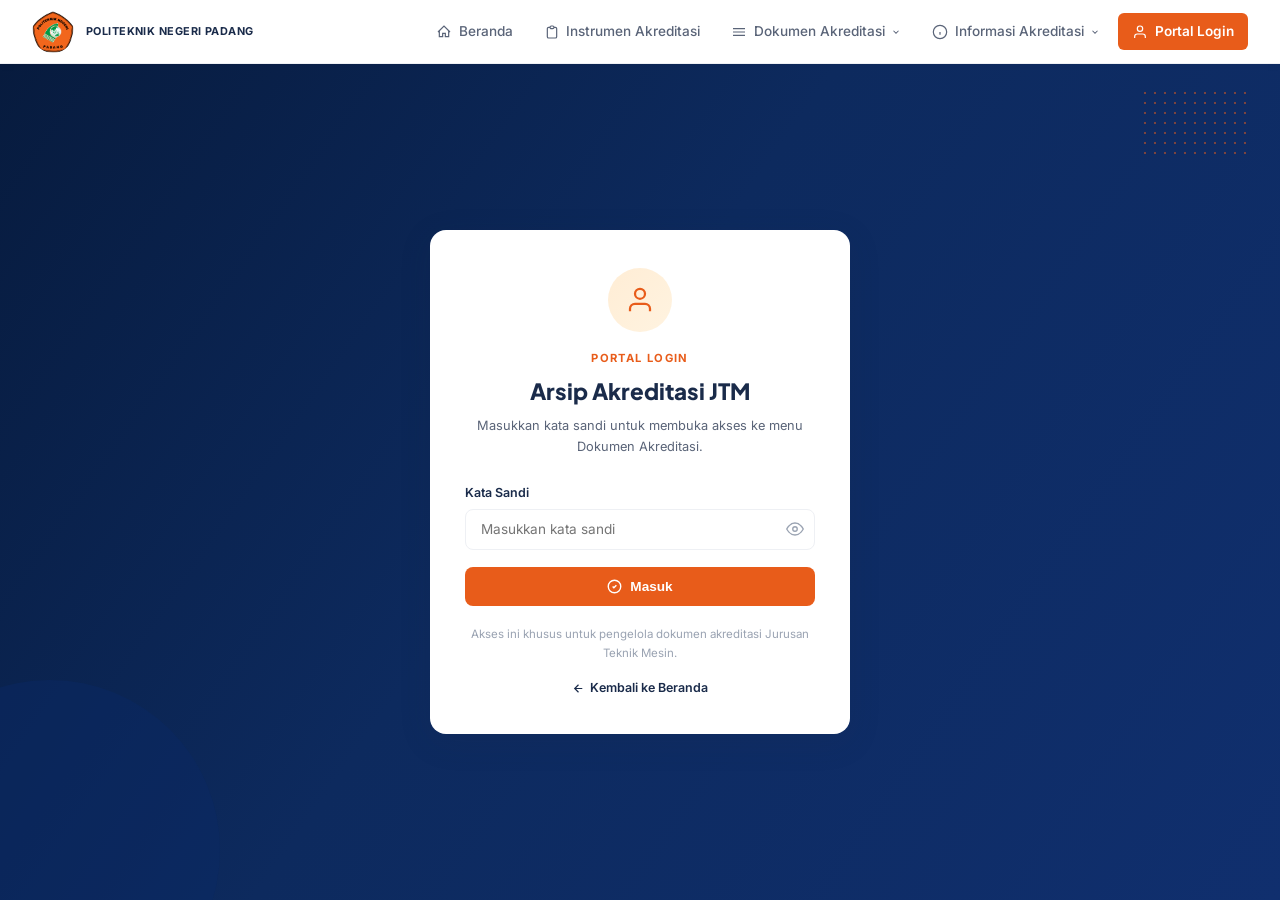
<file: d3tme.html>
<!DOCTYPE html>
<html lang="id">
<head>
  <script>
    // PENJAGA PINTU: cek akses sebelum halaman ini ditampilkan.
    // Status login sekarang berlaku HANYA untuk hari ini - begitu tanggal
    // berganti (lewat tengah malam), otomatis dianggap kadaluwarsa dan
    // akan dilempar balik ke portal.html untuk login ulang.
    // Diletakkan paling atas <head> supaya berjalan SEBELUM konten dokumen
    // sempat dirender, sehingga tidak ada celah "kelihatan sekilas" lalu redirect.
    (function () {
      function todayStr() {
        return new Date().toISOString().slice(0, 10);
      }
      try {
        var granted = localStorage.getItem('pnp_jtm_access') === 'granted';
        var sameDay = localStorage.getItem('pnp_jtm_access_date') === todayStr();
        if (!granted || !sameDay) {
          location.replace('portal.html');
        }
      } catch (e) {
        location.replace('portal.html');
      }
    })();
  </script>
  <meta charset="UTF-8" />
  <meta name="viewport" content="width=device-width, initial-scale=1.0" />
  <title>Dokumen Akreditasi – D3 Teknik Mesin – Politeknik Negeri Padang</title>
  <link href="https://fonts.googleapis.com/css2?family=Plus+Jakarta+Sans:wght@400;500;600;700;800&family=Inter:wght@400;500;600&display=swap" rel="stylesheet" />
  <style>
    :root {
      --navy: #1a2b4a;
      --navy-dk: #0f1c32;
      --orange: #e85c1a;
      --orange-lt: #f47c44;
      --white: #ffffff;
      --gray-50: #f8f9fb;
      --gray-100: #eef0f4;
      --gray-400: #9aa3b2;
      --gray-600: #5a6478;
      --gray-800: #2d3444;
      --shadow: 0 2px 12px rgba(26,43,74,.10);
      --shadow-lg: 0 8px 32px rgba(26,43,74,.14);
      --r-lg: 16px;
    }
    *, *::before, *::after { box-sizing: border-box; margin: 0; padding: 0; }
    body { font-family: 'Inter', sans-serif; background: var(--white); color: var(--gray-800); line-height: 1.6; }

    /* ===== NAVBAR ===== */
    nav {
      position: sticky; top: 0; z-index: 100;
      background: var(--white);
      border-bottom: 1px solid var(--gray-100);
      box-shadow: 0 1px 8px rgba(0,0,0,.06);
      display: flex; align-items: center;
      padding: 0 2rem; height: 64px; gap: 1.5rem;
    }
    .nav-brand { display: flex; align-items: center; gap: .75rem; text-decoration: none; }
    .nav-logo { width: 42px; height: 42px; border-radius: 50%; overflow: hidden; flex-shrink: 0; }
    .nav-logo img { width: 100%; height: 100%; object-fit: cover; }
    .nav-brand-text .inst { font-size: .68rem; font-weight: 700; color: var(--navy); letter-spacing: .04em; text-transform: uppercase; }
    .nav-links { display: flex; gap: .25rem; margin-left: auto; align-items: center; list-style: none; }
    .nav-links > li > a {
      display: flex; align-items: center; gap: .4rem;
      padding: .45rem .85rem; border-radius: 6px;
      font-size: .85rem; font-weight: 500;
      color: var(--gray-600); text-decoration: none;
      transition: background .15s, color .15s;
    }
    .nav-links > li > a:hover { background: var(--gray-50); color: var(--navy); }
    .nav-links > li > a.active { background: var(--navy); color: var(--white); border-radius: 8px; }
    .btn-login {
      background: var(--orange) !important; color: var(--white) !important;
      border-radius: 6px !important; padding: .45rem .9rem !important;
      font-size: .85rem; font-weight: 600;
      text-decoration: none !important;
    }
    .btn-login:hover { background: var(--orange-lt) !important; }
    .nav-icon { width: 16px; height: 16px; stroke: currentColor; fill: none; stroke-width: 1.8; }
    .nav-item { position: relative; list-style: none; }
    .nav-item > a {
      display: flex; align-items: center; gap: .4rem;
      padding: .45rem .85rem; border-radius: 6px;
      font-size: .85rem; font-weight: 500;
      color: var(--gray-600); text-decoration: none;
      transition: background .15s, color .15s; cursor: pointer;
    }
    .nav-item > a:hover, .nav-item > a.active { background: var(--navy); color: var(--white); border-radius: 8px; }
    .chevron { width: 10px; height: 10px; stroke: currentColor; fill: none; stroke-width: 2.5; transition: transform .2s; }
    .dropdown-menu {
      display: none; position: absolute; top: 100%; left: 0;
      background: var(--white); border: 1px solid var(--gray-100);
      border-radius: 10px; box-shadow: var(--shadow-lg);
      min-width: 220px; padding: .4rem 0; z-index: 200;
      margin-top: 8px; padding-top: 8px;
    }
    .dropdown-menu a {
      display: flex; align-items: center; gap: .5rem;
      padding: .55rem 1rem; font-size: .82rem; font-weight: 500;
      color: var(--gray-600); text-decoration: none; background: none;
      transition: background .12s, color .12s;
    }
    .dropdown-menu a:hover { background: var(--gray-50); color: var(--navy); }
    .dropdown-menu a.active-sub { color: var(--orange); font-weight: 600; }
    .dot { width: 6px; height: 6px; border-radius: 50%; background: var(--orange); flex-shrink: 0; }

    /* ===== HERO ===== */
    .hero {
      position: relative; min-height: 280px;
      background: linear-gradient(125deg, #071b3e 0%, #0d2a5e 50%, #102f6e 100%);
      display: grid; grid-template-columns: 1.3fr 1fr; overflow: hidden;
    }
    .hero-arc {
      position: absolute; right: -78px; top: -88px;
      width: 450px; height: 450px; border-radius: 50%;
      border: 57px solid var(--orange);
      opacity: .15; z-index: 1; pointer-events: none;
    }
    .hero-dots-tr {
      position: absolute; top: 16px; right: 16px;
      width: 90px; height: 60px;
      background-image: radial-gradient(circle, rgba(232,92,26,.5) 1.5px, transparent 1.5px);
      background-size: 10px 10px; z-index: 2; pointer-events: none;
    }
    .hero-dots-bl {
      position: absolute; bottom: 30px; left: 240px;
      width: 60px; height: 40px;
      background-image: radial-gradient(circle, rgba(255,255,255,.15) 1.5px, transparent 1.5px);
      background-size: 9px 9px; z-index: 2; pointer-events: none;
    }
    .hero-content {
      position: relative; z-index: 3;
      display: flex; flex-direction: column; justify-content: center;
      padding: 1.85rem 2rem 1.85rem 2.5rem;
    }
    .hero-breadcrumb {
      display: flex; align-items: center; gap: .4rem;
      font-size: .78rem; color: rgba(160,195,225,.7); margin-bottom: .95rem;
      flex-wrap: wrap;
    }
    .hero-breadcrumb a { color: var(--orange); text-decoration: none; font-weight: 600; }
    .hero-breadcrumb a:hover { text-decoration: underline; }
    .hero-breadcrumb .sep { color: rgba(160,195,225,.4); }
    .hero-eyebrow {
      font-size: .72rem; font-weight: 700; letter-spacing: .1em;
      text-transform: uppercase; color: var(--orange); margin-bottom: .45rem;
    }
    .hero-main-title {
      font-family: 'Plus Jakarta Sans', sans-serif;
      font-size: 2.5rem; font-weight: 800; line-height: 1.1;
      color: var(--white); letter-spacing: -.02em; margin-bottom: .1rem;
    }
    .hero-main-title span { color: var(--orange); display: block; }
    .hero-sub { font-size: .93rem; font-weight: 600; color: rgba(200,220,240,.85); margin-top: .45rem; }
    .hero-desc-block { margin-top: .8rem; max-width: 460px; }
    .hero-desc-block p { font-size: .8rem; color: rgba(160,195,225,.85); line-height: 1.62; margin-bottom: .45rem; }
    .hero-visual {
      position: relative; z-index: 3;
      display: flex; align-items: center;
      justify-content: center;
      padding: 1.6rem 2rem 1.6rem 0;
    }
    .hero-img-wrap { position: relative; width: 100%; max-width: 395px; height: 260px; margin-right: 1.8rem; }
    .hero-img-bg {
      position: absolute; right: -30px; top: 50%; transform: translateY(-50%);
      width: 110%; height: 120%;
      background: linear-gradient(160deg, #0d3a8a 0%, #072060 100%);
      border-radius: 50% 20% 50% 20%; z-index: 0;
    }
    .hero-img-container {
      position: relative; z-index: 2; width: 100%; height: 100%;
      border-radius: 50%;
      overflow: hidden; box-shadow: 0 8px 40px rgba(0,0,0,.45);
    }
    .hero-img-container img {
      width: 100%; height: 100%;
      object-fit: cover;
      object-position: center 60%;
      margin-top: 0px;
    }
    .deco-dots {
      position: absolute; top: 8px; right: -8px; width: 70px; height: 50px;
      background-image: radial-gradient(circle, rgba(232,92,26,.6) 1.5px, transparent 1.5px);
      background-size: 9px 9px; z-index: 5;
    }
    .hero-chevrons {
      position: absolute; left: 50%; top: 50%;
      transform: translate(-50%, -50%); z-index: 4; display: flex; gap: 4px;
    }
    .chev { display: block; width: 0; height: 0; border-top: 23px solid transparent; border-bottom: 23px solid transparent; border-left: 18px solid rgba(232,92,26,.45); }
    .chev.dim { border-left-color: rgba(232,92,26,.18); }
    .hero-bottom-bar { position: absolute; bottom: 0; left: 0; right: 0; height: 5px; background: var(--orange); z-index: 10; }

    /* ===== CONTENT ===== */
    .content-wrap { padding: 2rem 2.5rem; background: var(--white); }

    /* ===== TOOLBAR ===== */
    .toolbar {
      display: flex; align-items: center; justify-content: space-between;
      flex-wrap: nowrap; gap: 1rem; margin-bottom: 1.2rem;
      position: sticky; top: 64px; z-index: 95;
      background: var(--white);
      padding: 1rem 0 1rem;
      box-shadow: 0 4px 10px rgba(26,43,74,.06);
    }
    .toolbar-left { display: flex; align-items: center; gap: .75rem; flex-shrink: 0; }
    .toolbar-icon {
      width: 42px; height: 42px; border-radius: 10px;
      background: #fff7ed; display: flex; align-items: center; justify-content: center; flex-shrink: 0;
    }
    .toolbar-icon svg { width: 22px; height: 22px; stroke: var(--orange); fill: none; stroke-width: 1.8; }
    .toolbar-text h2 { font-family: 'Plus Jakarta Sans', sans-serif; font-size: .95rem; font-weight: 700; color: var(--navy); white-space: nowrap; }
    .toolbar-text p { font-size: .75rem; color: var(--gray-600); margin-top: .1rem; white-space: nowrap; }
    .toolbar-right { display: flex; align-items: center; gap: .5rem; margin-left: auto; flex-shrink: 1; min-width: 0; }
    .year-group { display: flex; align-items: center; gap: .5rem; flex-shrink: 0; }
    .year-label { font-size: .8rem; color: var(--gray-600); font-weight: 500; }
    .year-btn {
      display: flex; align-items: center; justify-content: center;
      height: 36px; box-sizing: border-box;
      padding: 0 1rem; border-radius: 6px; font-size: .8rem; font-weight: 600;
      border: 1.5px solid var(--gray-100); background: var(--white); color: var(--gray-600);
      cursor: pointer; transition: all .15s;
    }
    .year-btn:hover { border-color: var(--navy); color: var(--navy); }
    .year-btn.active { background: var(--navy); color: var(--white); border-color: var(--navy); }

    /* ===== SEARCH BOX ===== */
    .search-group { display: flex; align-items: center; gap: .4rem; position: relative; flex: 1 1 140px; min-width: 110px; }
    .search-group svg {
      position: absolute; left: .65rem; top: 50%; transform: translateY(-50%);
      width: 15px; height: 15px;
      stroke: var(--gray-400); fill: none; stroke-width: 2; pointer-events: none;
    }
    .search-input {
      height: 36px; box-sizing: border-box;
      padding: 0 .7rem 0 2rem;
      border: 1.5px solid var(--gray-100); border-radius: 6px;
      font-size: .8rem; color: var(--gray-800);
      width: 100%; max-width: 240px; min-width: 0; outline: none;
      transition: border-color .15s;
      font-family: 'Inter', sans-serif;
    }
    .search-input:focus { border-color: var(--orange); }
    .search-input::placeholder { color: var(--gray-400); }
    .search-no-result td {
      text-align: center; padding: 1.5rem !important;
      color: var(--gray-400); font-size: .8rem; font-style: italic;
    }
    mark.hl {
      background: #ffe066;
      color: var(--gray-800);
      padding: 0 1px;
      border-radius: 2px;
      font-weight: 700;
    }

    /* ===== TOGGLE SKOR CAPAIAN BUTTON (diperkecil) ===== */
    .toggle-skor-btn {
      display: flex; align-items: center; justify-content: center; gap: .35rem;
      height: 36px; box-sizing: border-box;
      padding: 0 .75rem; border-radius: 6px; font-size: .72rem; font-weight: 600;
      border: 1.5px solid var(--orange); background: #fff7ed; color: var(--orange);
      cursor: pointer; transition: all .15s;
      flex-shrink: 0; white-space: nowrap;
    }
    .toggle-skor-btn:hover { background: var(--orange); color: var(--white); }
    .toggle-skor-btn.is-open { background: var(--navy); color: var(--white); border-color: var(--navy); }
    .toggle-skor-btn .chevron-icon {
      width: 10px; height: 10px; stroke: currentColor; fill: none; stroke-width: 2.5;
      transition: transform .25s ease;
    }
    .toggle-skor-btn.is-open .chevron-icon { transform: rotate(180deg); }


    /* ===== AKREDITASI TABLE (matrik style) ===== */
    .akred-table-wrap {
      position: relative;
      border: 1px solid #b0b8c9;
      border-radius: 10px;
      box-shadow: var(--shadow);
      overflow-x: auto;
      -webkit-overflow-scrolling: touch;
    }
    .akred-table-wrap::-webkit-scrollbar { height: 10px; }
    .akred-table-wrap::-webkit-scrollbar-track { background: var(--gray-50); }
    .akred-table-wrap::-webkit-scrollbar-thumb { background: var(--orange); border-radius: 10px; }
    .scroll-hint {
      display: flex; align-items: center; gap: .4rem;
      font-size: .72rem; color: var(--gray-600);
      margin-bottom: .5rem;
    }
    .scroll-hint svg { width: 14px; height: 14px; stroke: var(--orange); fill: none; stroke-width: 2; }
    .akred-table { width: 100%; border-collapse: separate; border-spacing: 0; font-size: .68rem; table-layout: fixed; }
    .akred-table th, .akred-table td {
      border: none;
      box-shadow: inset -1px -1px 0 0 #c8d3e6, inset 1px 1px 0 0 #c8d3e6;
      background-clip: padding-box;
      padding: .5rem .55rem;
      vertical-align: top;
      line-height: 1.5;
      overflow-wrap: break-word;
      word-break: break-word;
    }
    .akred-table thead {
      z-index: 80;
    }
    .akred-table thead th {
      background: #d6e4f7; color: var(--navy);
      font-family: 'Plus Jakarta Sans', sans-serif;
      font-weight: 700; font-size: .72rem; text-align: center;
      vertical-align: middle;
      padding: .6rem .5rem;
      white-space: nowrap;
      background-clip: padding-box;
    }
    .akred-table .penilaian-head { background: #c3d8f2; letter-spacing: .02em; }
    .akred-table .skor-head-row th { background: #eaf1fb; font-size: .82rem; padding: .4rem; }
    .th-no { width: 2.2%; font-size: .67rem !important; }
    .th-kriteria { width: 8%; }
    .th-indikator { width: 12.5%; }
    .th-p { width: 11.8%; }
    .th-skor {
      width: 5%; line-height: 1.25; font-size: .67rem !important;
      cursor: pointer; user-select: none;
    }
    .th-skor .th-inner { display: flex; flex-direction: column; align-items: center; justify-content: center; gap: .2rem; }
    .th-skor .chevron-icon { width: 11px; height: 11px; stroke: currentColor; fill: none; stroke-width: 2.5; transition: transform .25s ease; }
    .th-skor.is-open .chevron-icon { transform: rotate(180deg); }
    .th-datadukung { width: 17.8%; font-size: .71rem !important; }

    .akred-table .section-row td {
      background: linear-gradient(90deg, #2eab6e, #38c27d);
      color: var(--white);
      font-family: 'Plus Jakarta Sans', sans-serif;
      font-weight: 700; font-size: .82rem;
      padding: .6rem .85rem;
      letter-spacing: .01em;
      width: 100%;
      box-shadow: none;
    }
    .akred-table .sub-row td {
      background: #dceaf0; color: var(--navy);
      font-weight: 700; font-size: .75rem;
      padding: .45rem .85rem;
      box-shadow: inset 0 1px 0 0 #b9d4e0, inset 0 -1px 0 0 #b9d4e0;
      width: 100%;
    }
    .akred-table tbody tr:not(.section-row):not(.sub-row):hover td {
      background: #f7faff;
    }

    .td-no { text-align: center; font-weight: 700; color: var(--navy); font-family: 'Plus Jakarta Sans', sans-serif; width: 2.2%; font-size: .72rem; white-space: nowrap; }
    .td-kriteria { color: var(--navy); font-weight: 600; width: 8%; white-space: pre-line; }
    .td-indikator { width: 12.5%; white-space: pre-line; color: var(--gray-800); }
    .td-penilaian { width: 11.5%; white-space: pre-line; color: var(--gray-800); }
    .td-penilaian.skor-4 { background: #f3fff6; }
    .td-penilaian.td-merged { text-align: center; }
    .akred-table tr.formula-row td {
      background: #f5f7fa;
      border-top: none;
    }
    .akred-table tr.formula-row td.td-formula {
      color: var(--gray-800);
      white-space: pre-line;
      text-align: left;
      font-size: .68rem;
      padding: .5rem .85rem;
    }
    .formula-divider {
      border: none;
      border-top: 1px solid var(--gray-300, #d0d5dd);
      margin: .35rem 0 .1rem;
    }
    .td-skor { text-align: center; vertical-align: middle !important; width: 5%; }
    .skor-badge {
      display: inline-flex; align-items: center; justify-content: center;
      width: 26px; height: 26px;
      border-radius: 50%; background: #d6e4f7;
      color: var(--navy); font-weight: 700; font-size: .76rem;
    }
    .td-datadukung { width: 17.8%; white-space: pre-line; }
    .link-doc { color: #1a56db; text-decoration: underline; font-size: .72rem; display: block; }
    .link-doc:hover { color: var(--orange); }

    /* ===== KOLOM SKOR CAPAIAN: collapsible & dipindah ke ujung kanan ===== */
    /* Kolom "Skor Capaian" disembunyikan secara default (tertutup),
       diletakkan paling kanan setelah kolom Dokumen (LKPS & Data Dukung).
       Dibuka/ditutup lewat tombol toolbar atau klik header "Skor Capaian". */
    col.col-skor { transition: width .28s ease; }
    th.col-skor, td.col-skor { transition: padding .2s ease, border-width .2s ease; }
    .skor-content { display: block; }

    .akred-table-wrap.skor-collapsed col.col-skor { width: 0 !important; }
    .akred-table-wrap.skor-collapsed th.col-skor,
    .akred-table-wrap.skor-collapsed td.col-skor {
      width: 0 !important; min-width: 0 !important; max-width: 0 !important;
      padding: 0 !important; border-left: 0 !important; border-right: 0 !important;
      overflow: hidden;
    }
    .akred-table-wrap.skor-collapsed .skor-content { display: none; }

    /* Saat Skor Capaian ditampilkan, hanya kolom Dokumen (LKPS/Data Dukung)
       yang mengecil untuk memberi ruang — kolom lain tetap seperti semula. */
    col.col-datadukung { transition: width .28s ease; }
    th.col-datadukung, td.col-datadukung { transition: width .28s ease; }
    .akred-table-wrap:not(.skor-collapsed) col.col-datadukung { width: 12.8% !important; }
    .akred-table-wrap:not(.skor-collapsed) th.col-datadukung,
    .akred-table-wrap:not(.skor-collapsed) td.col-datadukung { width: 12.8% !important; }

    /* ===== PAGINATION ===== */
    .pagination-wrap { display: flex; justify-content: center; margin: 1.4rem 0 .5rem; }
    .pagination {
      display: flex; align-items: center; gap: .3rem;
      background: var(--gray-50); border: 1px solid var(--gray-100);
      padding: .35rem; border-radius: 10px; box-shadow: var(--shadow);
    }
    .page-btn {
      min-width: 34px; height: 34px; padding: 0 .5rem;
      display: flex; align-items: center; justify-content: center;
      border: none; border-radius: 7px;
      font-family: 'Inter', sans-serif; font-size: .82rem; font-weight: 600;
      color: var(--gray-600); background: transparent;
      cursor: pointer; transition: background .15s, color .15s;
    }
    .page-btn:hover:not(:disabled):not(.active) { background: var(--white); color: var(--navy); }
    .page-btn.active { background: var(--orange); color: var(--white); }
    .page-btn:disabled { color: var(--gray-400); cursor: not-allowed; opacity: .5; }
    .page-ellipsis { padding: 0 .35rem; color: var(--gray-400); font-size: .82rem; user-select: none; }

    /* ===== FOOTER ===== */
    footer { background: var(--navy-dk); padding: 2.5rem 2.5rem 1.2rem; color: #7fa0bc; }
    .footer-grid { display: grid; grid-template-columns: 2fr 1fr 1fr 1.4fr; gap: 2rem; margin-bottom: 2rem; }
    .footer-col h5 { font-family: 'Plus Jakarta Sans', sans-serif; font-size: .82rem; font-weight: 700; color: var(--white); margin-bottom: .8rem; }
    .footer-col p, .footer-col a { font-size: .76rem; color: #7fa0bc; line-height: 1.8; text-decoration: none; display: block; }
    .footer-col a:hover { color: var(--orange-lt); }
    .footer-contact-item { display: flex; align-items: flex-start; gap: .5rem; font-size: .76rem; color: #7fa0bc; margin-bottom: .4rem; line-height: 1.4; }
    .footer-contact-item svg { width: 13px; height: 13px; stroke: var(--orange); fill: none; stroke-width: 1.8; flex-shrink: 0; margin-top: 2px; }
    .footer-bottom { border-top: 1px solid #1e3a60; padding-top: 1.1rem; text-align: center; font-size: .73rem; color: #4a6580; }

    @media (max-width: 768px) {
      .hero { grid-template-columns: 1fr; min-height: auto; }
      .hero-visual { display: none; }
      .hero-main-title { font-size: 2.2rem; }
      nav { padding: 0 1rem; }
      .content-wrap { padding: 1.5rem; }
      .footer-grid { grid-template-columns: 1fr; }
      .toolbar { flex-direction: column; align-items: flex-start; }
      .toolbar-right { margin-left: 0; flex-wrap: wrap; }
      .toggle-skor-btn { margin-left: 0; }
    }
  
    /* ===== NAV RESPONSIVE (HAMBURGER) ===== */
    .nav-toggle {
      display: none;
      background: none;
      border: none;
      cursor: pointer;
      padding: 6px;
      margin-left: auto;
      z-index: 210;
    }
    .nav-toggle svg { width: 26px; height: 26px; stroke: var(--navy, #1a2b4a); fill: none; stroke-width: 2; }

    @media (max-width: 768px) {
      .nav-toggle { display: block; }
      .nav-links {
        display: none;
        position: absolute;
        top: 64px;
        left: 0;
        width: 100%;
        flex-direction: column;
        align-items: stretch;
        background: var(--white, #fff);
        box-shadow: 0 8px 20px rgba(0,0,0,.10);
        padding: .5rem 1rem 1rem;
        gap: .15rem;
        margin: 0;
        max-height: calc(100vh - 64px);
        overflow-y: auto;
      }
      .nav-links.active { display: flex; }
      .nav-links li { width: 100%; }
      .nav-links > li > a, .nav-links .nav-item > a { width: 100%; }
      .nav-item .dropdown-menu {
        display: none;
        position: static;
        box-shadow: none;
        border: none;
        min-width: 0;
        width: 100%;
        padding-left: 1rem;
        margin-top: 0;
        padding-top: 0;
      }
      .nav-item .dropdown-menu.active { display: block; }
    }
    /* ===== END NAV RESPONSIVE ===== */
  </style>
</head>
<body>
  <script src="guard.js"></script>

<!-- NAVBAR -->
<nav>
  <a href="index.html" class="nav-brand">
    <div class="nav-logo">
      <img src="logopnp.png" alt="Logo PNP">
    </div>
    <div class="nav-brand-text">
      <div class="inst">Politeknik Negeri Padang</div>
    </div>
  </a>
  <button class="nav-toggle" id="navToggle" aria-label="Buka menu">
    <svg viewBox="0 0 24 24"><path d="M3 6h18M3 12h18M3 18h18" stroke-linecap="round"/></svg>
  </button>
  <ul class="nav-links">
    <li>
      <a href="index.html">
        <svg class="nav-icon" viewBox="0 0 24 24"><path d="M3 12L12 3l9 9M5 10v9h5v-5h4v5h5v-9"/></svg>
        Beranda
      </a>
    </li>
    <li class="nav-item">
      <a href="instrumen.html">
        <svg class="nav-icon" viewBox="0 0 24 24"><path d="M9 5H7a2 2 0 00-2 2v12a2 2 0 002 2h10a2 2 0 002-2V7a2 2 0 00-2-2h-2M9 5a2 2 0 002 2h2a2 2 0 002-2M9 5a2 2 0 012-2h2a2 2 0 012 2"/></svg>
        Instrumen Akreditasi
      </a>
    </li>
    <li class="nav-item">
      <a href="#" class="active">
        <svg class="nav-icon" viewBox="0 0 24 24"><path d="M3 7h18M3 12h18M3 17h18"/></svg>
        Dokumen Akreditasi
        <svg class="chevron" viewBox="0 0 24 24"><path d="M6 9l6 6 6-6"/></svg>
      </a>
      <div class="dropdown-menu">
        <a href="d3tme.html" class="active-sub"><span class="dot"></span>D3 Teknik Mesin</a>
        <a href="d3tab.html"><span class="dot"></span>D3 Teknik Alat Berat</a>
        <a href="d4tma.html"><span class="dot"></span>D4 Teknik Manufaktur</a>
        <a href="d4rpm.html"><span class="dot"></span>D4 Rekayasa Perancangan Mekanik</a>
      </div>
    </li>
   <!-- Informasi Akreditasi — ADA dropdown -->
    <li class="nav-item">
      <a href="#">
        <svg class="nav-icon" viewBox="0 0 24 24"><circle cx="12" cy="12" r="10"/><path d="M12 16v-4M12 8h.01"/></svg>
        Informasi Akreditasi
        <svg class="chevron" viewBox="0 0 24 24"><path d="M6 9l6 6 6-6"/></svg>
      </a>
      <div class="dropdown-menu">
        <a href="status.html"><span class="dot"></span>Status Akreditasi</a>
        <a href="tim.html"><span class="dot"></span>Tim Akreditasi</a>
        <a href="kegiatan.html"><span class="dot"></span>Kegiatan Akreditasi</a>
      </div>
    </li>
    <li>
      <a href="portal.html" class="btn-login">
        <svg class="nav-icon" viewBox="0 0 24 24"><path d="M20 21v-2a4 4 0 00-4-4H8a4 4 0 00-4 4v2"/><circle cx="12" cy="7" r="4"/></svg>
        Portal Login
      </a>
    </li>
  </ul>
</nav>

<!-- HERO -->
<section class="hero">
  <div class="hero-arc"></div>
  <div class="hero-dots-tr"></div>
  <div class="hero-dots-bl"></div>
  <div class="hero-content">
    <div class="hero-breadcrumb">
      <a href="index.html">Beranda</a>
      <span class="sep">/</span>
      <a href="#">Dokumen Akreditasi</a>
      <span class="sep">/</span>
      <span>D3 Teknik Mesin</span>
    </div>
    <div class="hero-eyebrow">Dokumen Akreditasi</div>
    <h1 class="hero-main-title">
      ARSIP<br><span>D3 TEKNIK MESIN</span>
    </h1>
    <div class="hero-sub">Politeknik Negeri Padang</div>
    <div class="hero-desc-block">
      <p>Sistem informasi pengelolaan dokumen akreditasi Program Studi D3 Teknik Mesin yang terstruktur, aman, dan mudah diakses.</p>
      <p>Dokumen mencakup kriteria penilaian, indikator capaian, skor, dan bukti pendukung proses akreditasi LAM Teknik.</p>
    </div>
  </div>
  <div class="hero-chevrons">
    <span class="chev dim"></span>
    <span class="chev dim"></span>
    <span class="chev"></span>
  </div>
  <div class="hero-visual">
    <div class="hero-img-wrap">
      <div class="hero-img-bg"></div>
      <div class="deco-dots"></div>
      <div class="hero-img-container">
        <img src="gambar gedung.png" alt="Gedung Politeknik Negeri Padang">
      </div>
    </div>
  </div>
  <div class="hero-bottom-bar"></div>
</section>

<!-- CONTENT -->
<div class="content-wrap">
  <div class="toolbar">
    <div class="toolbar-left">
      <div class="toolbar-icon">
        <svg viewBox="0 0 24 24"><path d="M9 5H7a2 2 0 00-2 2v12a2 2 0 002 2h10a2 2 0 002-2V7a2 2 0 00-2-2h-2M9 5a2 2 0 002 2h2a2 2 0 002-2M9 5a2 2 0 012-2h2a2 2 0 012 2"/></svg>
      </div>
      <div class="toolbar-text">
        <h2>Dokumen Akreditasi – D3 Teknik Mesin</h2>
        <p>Matrik penilaian LKPS sesuai kriteria, indikator, dan bukti dokumen akreditasi LAM Teknik.</p>
      </div>
    </div>
    <div class="toolbar-right">
      <div class="search-group">
        <svg viewBox="0 0 24 24"><circle cx="11" cy="11" r="8"/><path d="M21 21l-4.35-4.35"/></svg>
        <input type="text" id="searchInput" class="search-input" placeholder="Cari kriteria atau indikator..." oninput="onSearchInput(this.value)">
      </div>
      <div class="year-group">
        <span class="year-label">Tahun:</span>
        <button class="year-btn active" onclick="setYear(2023, this)">2023</button>
        <button class="year-btn" onclick="setYear(2028, this)">2028</button>
      </div>
      <button class="toggle-skor-btn" id="toggleSkorBtn" onclick="toggleSkor()" type="button">
        <svg class="chevron-icon" viewBox="0 0 24 24"><path d="M6 9l6 6 6-6"/></svg>
        <span id="toggleSkorLabel">Tampilkan Skor Capaian</span>
      </button>
    </div>
  </div>

  <div class="akred-table-wrap skor-collapsed" id="akredTableWrap">
    <table class="akred-table">
  <colgroup>
    <col style="width:2.5%">   <!-- No -->
    <col style="width:8%">     <!-- Elemen -->
    <col style="width:12.5%">  <!-- Indikator -->
    <col style="width:11.8%">  <!-- Skor 4 -->
    <col style="width:11.8%">  <!-- Skor 3 -->
    <col style="width:11.8%">  <!-- Skor 2 -->
    <col style="width:10.5%">  <!-- Skor 1 -->
    <col style="width:10.5%">  <!-- Skor 0 -->
    <col class="col-datadukung" style="width:17.8%">  <!-- Dokumen (LKPS/Data Dukung) -->
    <col class="col-skor" style="width:5%">     <!-- Skor Capaian (dipindah ke ujung kanan) -->
  </colgroup>
  <thead>
      <tr>
          <th rowspan="2" class="th-no">No</th>
          <th rowspan="2" class="th-kriteria">Elemen</th>
          <th rowspan="2" class="th-indikator">Indikator</th>
          <th colspan="5" class="penilaian-head">Kriteria Penilaian</th>
          <th rowspan="2" class="th-datadukung col-datadukung">Dokumen<br>(LKPS / Data Dukung)</th>
          <th rowspan="2" class="th-skor col-skor" id="thSkorCapaian" onclick="toggleSkor()">
            <span class="th-inner">
              <span class="skor-content"><span style="white-space:nowrap">Skor</span><br><span style="white-space:nowrap">Capaian</span></span>
              <svg class="chevron-icon" viewBox="0 0 24 24"><path d="M6 9l6 6 6-6"/></svg>
            </span>
          </th>
        </tr>
        <tr class="skor-head-row">
          <th class="th-p">4</th>
          <th class="th-p">3</th>
          <th class="th-p">2</th>
          <th class="th-p">1</th>
          <th class="th-p">0</th>
        </tr>
      </thead>
      <tbody id="tbl-body"></tbody>
    </table>
  </div>

  <div class="pagination-wrap" id="paginationWrap"></div>
</div>

<!-- FOOTER -->
<footer>
  <div class="footer-grid">
    <div class="footer-col">
      <h5>Tentang Sistem</h5>
      <p>Sistem Informasi Arsip Akreditasi Jurusan Teknik Mesin Politeknik Negeri Padang merupakan platform digital untuk pengelolaan dokumen akreditasi yang terstruktur, aman, dan mudah diakses.</p>
    </div>
    <div class="footer-col">
      <h5>Menu Utama</h5>
      <a href="index.html">Beranda</a>
      <a href="instrumen.html">Instrumen Akreditasi</a>
      <a href="d3tme.html">Dokumen Akreditasi</a>
      <a href="status.html">Informasi Akreditasi</a>
      <a href="portal.html">Portal Login</a>
    </div>
    <div class="footer-col">
      <h5>Tautan Cepat</h5>
      <a href="https://www.pnp.ac.id/">Politeknik Negeri Padang</a>
      <a href="https://me.pnp.ac.id/">Jurusan Teknik Mesin</a>
      <a href="https://lamteknik.or.id/">LAM TEKNIK</a>
      <a href="https://kemdiktisaintek.go.id/">Kementerian Pendidikan</a>
    </div>
    <div class="footer-col">
      <h5>Kontak Kami</h5>
      <div class="footer-contact-item">
        <svg viewBox="0 0 24 24"><path d="M21 10c0 7-9 13-9 13S3 17 3 10a9 9 0 0118 0z"/><circle cx="12" cy="10" r="3"/></svg>
        Politeknik Negeri Padang, Jl. Kampus, Limau Manis, Padang 25164
      </div>
      <div class="footer-contact-item">
        <svg viewBox="0 0 24 24"><path d="M22 16.92v3a2 2 0 01-2.18 2 19.79 19.79 0 01-8.63-3.07A19.5 19.5 0 013.07 9.81a19.79 19.79 0 01-3.07-8.7A2 2 0 012.18 1h3a2 2 0 012 1.72c.127.96.361 1.903.7 2.81a2 2 0 01-.45 2.11L6.91 8.15a16 16 0 006.29 6.29l1.51-1.52a2 2 0 012.11-.45c.907.339 1.85.573 2.81.7A2 2 0 0122 16.92z"/></svg>
        (0751) 72590
      </div>
      <div class="footer-contact-item">
        <svg viewBox="0 0 24 24"><path d="M4 4h16c1.1 0 2 .9 2 2v12c0 1.1-.9 2-2 2H4c-1.1 0-2-.9-2-2V6c0-1.1.9-2 2-2z"/><polyline points="22,6 12,13 2,6"/></svg>
        info@pnp.ac.id
      </div>
    </div>
  </div>
  <div class="footer-bottom">© 2026 Politeknik Negeri Padang. All rights reserved.</div>
</footer>

<script>
  /* ===================================================
     DATA TABEL AKREDITASI — Matrik Penilaian LKPS
     Diambil dari file Excel matrik penilaian.
     Ganti isi "data2023" / sesuaikan untuk tahun lain.
  =================================================== */
  const sections2023 = [
  {
    "title": "A. Kondisi Eksternal",
    "items": [
      {
        "no": 1,
        "sub": null,
        "kriteria": "Konsistensi dengan hasil analisis SWOT dan/atau analisis lain serta rencana pengembangan ke depan",
        "indikator": "Konsistensi dengan hasil analisis SWOT dan/atau analisis lain serta rencana pengembangan ke depan.",
        "p4": "Unit Pengelola Program Studi (UPPS) mampu:\n1) mengidentifikasi kondisi lingkungan dan industri yang relevan secara komprehensif dan strategis;\n2) menetapkan posisi relatif program studi terhadap lingkungannya;\n3) menggunakan hasil identifikasi dan posisi yang ditetapkan untuk melakukan analisis (SWOT/metode analisis lain yang relevan) untuk pengembangan program studi; dan\n4) merumuskan strategi pengembangan program studi yang berkesesuaian untuk menghasilkan program-program pengembangan alternatif yang tepat.",
        "p3": "Unit Pengelola Program Studi (UPPS) mampu:\n1) mengidentifikasi kondisi lingkungan dan industri yang relevan secara komprehensif;\n2) menetapkan posisi relatif program studi terhadap lingkungannya; dan\n3) menggunakan hasil identifikasi dan posisi yang ditetapkan untuk melakukan analisis (SWOT/metode analisis lain yang relevan) untuk pengembangan program studi.",
        "p2": "Unit Pengelola Program Studi (UPPS) mampu:\n1) mengidentifikasi kondisi lingkungan dan industri yang relevan; dan\n2) menetapkan posisi relatif program studi terhadap lingkungannya.",
        "p1": "Unit Pengelola Program Studi (UPPS) kurang mampu:\n1) mengidentifikasi kondisi lingkungan dan industri yang relevan; dan\n2) menetapkan posisi relatif program studi terhadap lingkungannya.",
        "p0": "Unit Pengelola Program Studi (UPPS) tidak mampu:\n1) mengidentifikasi kondisi lingkungan dan industri yang relevan; dan\n2) menetapkan posisi relatif program studi terhadap lingkungannya.",
        "lkps": "LKPS",
        "lkpsLink": "",
        "datadukung": [
          { "nama": "1. Dokumen a", "link": "" },
          { "nama": "2. Dokumen b", "link": "" },
          { "nama": "3. Dokumen c", "link": "" },
          { "nama": "dst….", "link": "" }
        ]
      }
    ]
  },
  {
    "title": "B. Profil Unit Pengelola Program Studi",
    "items": [
      {
        "no": 2,
        "sub": null,
        "kriteria": "Keserbacakupan informasi dalam profil dan konsistensi antara profil dengan data dan informasi yang disampaikan",
        "indikator": "Keserbacakupan informasi dalam profil dan konsistensi antara profil dengan data dan informasi yang disampaikan pada masing-masing kriteria, serta menunjukkan iklim yang kondusif untuk pengembangan dan reputasi sebagai rujukan di bidang keilmuannya.",
        "p4": "Profil UPPS:\n1) menunjukkan keserbacakupan informasi yang jelas dan konsisten dengan data dan informasi yang disampaikan pada masing-masing kriteria;\n2) menggambarkan keselarasan dengan substansi keilmuan program studi;\n3) menunjukkan iklim yang kondusif untuk pengembangan keilmuan program studi; dan\n4) menunjukkan reputasi sebagai rujukan di bidang keilmuannya.",
        "p3": "Profil UPPS:\n1) menunjukkan keserbacakupan informasi yang jelas dan konsisten dengan data dan informasi yang disampaikan pada masing-masing kriteria;\n2) menggambarkan keselarasan dengan substansi keilmuan program studi; dan\n3) menunjukkan iklim yang kondusif untuk pengembangan keilmuan program studi.",
        "p2": "Profil UPPS:\n1) menunjukkan keserbacakupan informasi yang jelas dengan data dan informasi yang disampaikan pada masing-masing kriteria; dan\n2) menggambarkan keselarasan dengan substansi keilmuan program studi.",
        "p1": "Profil UPPS:\n1) kurang menunjukkan keserbacakupan informasi yang jelas dengan data dan informasi yang disampaikan pada masing-masing kriteria; dan\n2) kurang menggambarkan keselarasan dengan substansi keilmuan program studi.",
        "p0": "Profil UPPS tidak menunjukkan keserbacakupan informasi yang jelas dengan data dan informasi yang disampaikan pada masing-masing kriteria.",
        "lkps": "LKPS",
        "lkpsLink": "",
        "datadukung": [
          { "nama": "1. Dokumen a", "link": "" },
          { "nama": "2. Dokumen b", "link": "" },
          { "nama": "3. Dokumen c", "link": "" },
          { "nama": "dst….", "link": "" }
        ]
      }
    ]
  },
  {
    "title": "C. Kriteria\nC.1. Visi, Misi, Tujuan dan Strategi",
    "items": [
      {
        "no": 3,
        "sub": "C.1.4. Indikator Kinerja Utama",
        "kriteria": "Kesesuaian Visi, Misi, Tujuan dan Strategi (VMTS) UPPS terhadap VMTS Perguruan Tinggi (PT) dan visi keilmuan Program Studi (PS) yang dikelolanya",
        "indikator": "Kesesuaian Visi, Misi, Tujuan dan Strategi (VMTS) UPPS terhadap VMTS Perguruan Tinggi (PT) dan visi keilmuan Program Studi (PS) yang dikelolanya.",
        "p4": "UPPS memiliki:\n1) visi yang mencerminkan visi perguruan tinggi dan memayungi visi keilmuan terkait keunikan program studi serta didukung data implementasi yang konsisten;\n2) misi, tujuan, dan strategi yang searah dan bersinergi dengan misi, tujuan, dan strategi perguruan tinggi serta mendukung pengembangan program studi dengan data implementasi yang konsisten.",
        "p3": "UPPS memiliki:\n1) visi yang mencerminkan visi perguruan tinggi dan memayungi visi keilmuan terkait keunikan program studi;\n2) misi, tujuan, dan strategi yang searah dan bersinergi dengan misi, tujuan, dan strategi perguruan tinggi serta mendukung pengembangan program studi.",
        "p2": "UPPS memiliki:\n1) visi yang mencerminkan visi perguruan tinggi namun tidak memayungi visi keilmuan terkait program studi;\n2) misi, tujuan, dan strategi yang searah dengan misi, tujuan, dan strategi perguruan tinggi serta mendukung pengembangan program studi.",
        "p1": "UPPS memiliki:\n1) visi yang mencerminkan visi perguruan tinggi namun tidak memayungi visi keilmuan terkait program studi;\n2) misi, tujuan, dan strategi kurang searah dengan misi, tujuan, dan strategi perguruan tinggi serta kurang mendukung pengembangan program studi.",
        "p0": "UPPS memiliki misi, tujuan, dan strategi yang tidak terkait dengan strategi perguruan tinggi dan pengembangan program studi.",
        "lkps": "LKPS",
        "lkpsLink": "",
        "datadukung": [
          { "nama": "1. Dokumen a", "link": "" },
          { "nama": "2. Dokumen b", "link": "" },
          { "nama": "3. Dokumen c", "link": "" },
          { "nama": "dst….", "link": "" }
        ]
      },
      {
        "no": 4,
        "sub": "C.1.4. Indikator Kinerja Utama",
        "kriteria": "Mekanisme dan keterlibatan pemangku kepentingan dalam penyusunan VMTS UPPS",
        "indikator": "Mekanisme dan keterlibatan pemangku kepentingan dalam penyusunan VMTS UPPS.",
        "p4": "Ada mekanisme dalam penyusunan dan penetapan visi, misi, tujuan dan strategi yang terdokumentasi serta ada keterlibatan semua pemangku kepentingan internal (dosen, mahasiswa dan tenaga kependidikan) dan eksternal (lulusan, pengguna lulusan dan pakar/mitra/organisasi profesi/pemerintah).",
        "p3": "Ada mekanisme dalam penyusunan dan penetapan visi, misi, tujuan dan strategi yang terdokumentasi serta ada keterlibatan pemangku kepentingan internal (dosen, mahasiswa dan tenaga kependidikan) dan pemangku kepentingan eksternal (lulusan dan pengguna lulusan).",
        "p2": "Ada mekanisme dalam penyusunan dan penetapan visi, misi, tujuan dan strategi yang terdokumentasi serta ada keterlibatan pemangku kepentingan internal (dosen dan mahasiswa) dan pemangku kepentingan eksternal (lulusan).",
        "p1": "Ada mekanisme dalam penyusunan dan penetapan visi, misi, tujuan dan strategi yang terdokumentasi namun tidak melibatkan pemangku kepentingan.",
        "p0": "Tidak ada mekanisme dalam penyusunan dan penetapan visi, misi, tujuan dan strategi.",
        "lkps": "LKPS",
        "lkpsLink": "",
        "datadukung": [
          { "nama": "1. Dokumen a", "link": "" },
          { "nama": "2. Dokumen b", "link": "" },
          { "nama": "3. Dokumen c", "link": "" },
          { "nama": "dst….", "link": "" }
        ]
      },
      {
        "no": 5,
        "sub": "C.1.4. Indikator Kinerja Utama",
        "kriteria": "Pemahaman visi, misi, tujuan, dan sasaran UPPS oleh seluruh pemangku kepentingan internal (dosen, mahasiswa dan tenaga kependidikan)",
        "indikator": "Pemahaman visi, misi, tujuan, dan sasaran UPPS oleh seluruh pemangku kepentingan internal (dosen, mahasiswa dan tenaga kependidikan).",
        "p4": "Sosialisasi yang efektif tercermin dari tingkat pemahaman pihak terkait (sivitas akademika dan tenaga kependidikan).",
        "p3": "Dipahami dengan baik oleh seluruh sivitas akademika dan tenaga kependidikan.",
        "p2": "Dipahami dengan baik oleh sebagian sivitas akademika dan tenaga kependidikan.",
        "p1": "Kurang dipahami oleh sivitas akademika dan tenaga kependidikan.",
        "p0": "Tidak dipahami oleh seluruh sivitas akademika dan tenaga kependidikan.",
        "lkps": "LKPS",
        "lkpsLink": "",
        "datadukung": [
          { "nama": "1. Dokumen a", "link": "" },
          { "nama": "2. Dokumen b", "link": "" },
          { "nama": "3. Dokumen c", "link": "" },
          { "nama": "dst….", "link": "" }
        ],
        "segments": [{"span":1,"text":"Sosialisasi yang efektif tercermin dari tingkat pemahaman pihak terkait (sivitas akademika dan tenaga kependidikan)."},{"span":1,"text":"Dipahami dengan baik oleh seluruh sivitas akademika dan tenaga kependidikan."},{"span":1,"text":"Dipahami dengan baik oleh sebagian sivitas akademika dan tenaga kependidikan."},{"span":1,"text":"Kurang dipahami oleh sivitas akademika dan tenaga kependidikan."},{"span":1,"text":"Tidak dipahami oleh seluruh sivitas akademika dan tenaga kependidikan."}]
      },
      {
        "no": 6,
        "sub": "C.1.4. Indikator Kinerja Utama",
        "kriteria": "Strategi pencapaian tujuan disusun berdasarkan analisis yang sistematis, serta pemantauan dan evaluasi yang ditindaklanjuti",
        "indikator": "Strategi pencapaian tujuan disusun berdasarkan analisis yang sistematis, serta pemantauan dan evaluasi yang ditindaklanjuti.",
        "p4": "Strategi efektif untuk mencapai tujuan dan disusun berdasarkan analisis yang sistematis dengan menggunakan metode yang relevan dan terdokumentasi serta pada pelaksanaannya dilakukan pemantauan dan evaluasi dan ditindaklanjuti.",
        "p3": "Strategi efektif untuk mencapai tujuan dan disusun berdasarkan analisis yang sistematis dengan menggunakan metode yang relevan dan terdokumentasi serta pada pelaksanaannya dilakukan pemantauan dan evaluasi.",
        "p2": "Strategi untuk mencapai tujuan dan disusun berdasarkan analisis yang sistematis dengan menggunakan metode yang relevan serta terdokumentasi namun belum terbukti efektifitasnya.",
        "p1": "Strategi untuk mencapai tujuan disusun berdasarkan analisis yang kurang sistematis serta tidak menggunakan metode yang relevan.",
        "p0": "Tidak memiliki strategi untuk mencapai tujuan.",
        "lkps": "LKPS",
        "lkpsLink": "",
        "datadukung": [
          { "nama": "1. Dokumen a", "link": "" },
          { "nama": "2. Dokumen b", "link": "" },
          { "nama": "3. Dokumen c", "link": "" },
          { "nama": "dst….", "link": "" }
        ]
      }
    ]
  },
  {
    "title": "C.2. Tata Pamong, Tata Kelola dan Kerjasama",
    "items": [
      {
        "no": 7,
        "sub": "C.2.4. Indikator Kinerja Utama\nC.2.4.a) Sistem Tata Pamong",
        "kriteria": "Kelengkapan struktur organisasi dan keefektifan penyelenggaraan organisasi",
        "indikator": "A. Kelengkapan struktur organisasi dan keefektifan penyelenggaraan organisasi.",
        "p4": "UPPS memiliki dokumen formal struktur organisasi dan tata kerja yang dilengkapi tugas dan fungsinya, serta telah berjalan secara konsisten dan menjamin tata pamong yang baik serta berjalan efektif dan efisien.",
        "p3": "UPPS memiliki dokumen formal struktur organisasi dan tata kerja yang dilengkapi tugas dan fungsinya, serta telah berjalan secara konsisten dan menjamin tata pamong yang baik.",
        "p2": "UPPS memiliki dokumen formal struktur organisasi dan tata kerja yang dilengkapi tugas dan fungsinya, serta telah berjalan secara konsisten.",
        "p1": "UPPS memiliki dokumen formal struktur organisasi dan tata kerja namun tugas dan fungsi belum berjalan secara konsisten.",
        "p0": "UPPS tidak memiliki dokumen formal struktur organisasi.",
        "lkps": "LKPS",
        "lkpsLink": "",
        "datadukung": [
          { "nama": "1. Dokumen a", "link": "" },
          { "nama": "2. Dokumen b", "link": "" },
          { "nama": "3. Dokumen c", "link": "" },
          { "nama": "dst….", "link": "" }
        ]
      },
      {
        "no": null,
        "sub": null,
        "kriteria": "Perwujudan good governance dan pemenuhan lima pilar sistem tata pamong",
        "indikator": "B. Perwujudan good governance dan pemenuhan lima pilar sistem tata pamong, yang mencakup:\n1) Kredibel;\n2) Transparan;\n3) Akuntabel;\n4) Bertanggung jawab;\n5) Adil.\n\nSkor = (A + (2 x B)) / 3",
        "p4": "UPPS memiliki praktik baik (best practices) dalam menerapkan tata pamong yang memenuhi 5 kaidah good governance untuk menjamin penyelenggaraan program studi yang bermutu.",
        "p3": "UPPS memiliki praktik baik (best practices) dalam menerapkan tata pamong yang memenuhi 4 kaidah good governance untuk menjamin penyelenggaraan program studi yang bermutu.",
        "p2": "UPPS memiliki praktik baik (best practices) dalam menerapkan tata pamong yang memenuhi 3 kaidah good governance untuk menjamin penyelenggaraan program studi yang bermutu.",
        "p1": "UPPS memiliki praktik baik (best practices) dalam menerapkan tata pamong yang memenuhi 1 s.d. 2 kaidah good governance untuk menjamin penyelenggaraan program studi yang bermutu.",
        "p0": "Tidak ada skor kurang dari 1.",
        "lkps": "LKPS",
        "lkpsLink": "",
        "datadukung": [
          { "nama": "1. Dokumen a", "link": "" },
          { "nama": "2. Dokumen b", "link": "" },
          { "nama": "3. Dokumen c", "link": "" },
          { "nama": "dst….", "link": "" }
        ]
      },
      {
        "no": 8,
        "sub": "C.2.4.b) Kepemimpinan dan Kemampuan Manajerial",
        "kriteria": "Komitmen pimpinan UPPS",
        "indikator": "A. Komitmen pimpinan UPPS.",
        "p4": "Terdapat bukti/pengakuan yang sahih bahwa pimpinan UPPS memiliki karakter kepemimpinan operasional, organisasi, dan publik.",
        "p3": "Terdapat bukti/pengakuan yang sahih bahwa pimpinan UPPS memiliki 2 karakter di antara kepemimpinan operasional, organisasi, dan publik.",
        "p2": "Terdapat bukti/pengakuan yang sahih bahwa pimpinan UPPS memiliki salah satu karakter di antara kepemimpinan operasional, organisasi, dan publik.",
        "p1": "",
        "p0": "Tidak ada skor kurang dari 2.",
        "lkps": "LKPS",
        "lkpsLink": "",
        "datadukung": [
          { "nama": "1. Dokumen a", "link": "" },
          { "nama": "2. Dokumen b", "link": "" },
          { "nama": "3. Dokumen c", "link": "" },
          { "nama": "dst….", "link": "" }
        ],
        "segments": [{"span":1,"text":"Terdapat bukti/pengakuan yang sahih bahwa pimpinan UPPS memiliki karakter kepemimpinan operasional, organisasi, dan publik."},{"span":1,"text":"Terdapat bukti/pengakuan yang sahih bahwa pimpinan UPPS memiliki 2 karakter di antara kepemimpinan operasional, organisasi, dan publik."},{"span":1,"text":"Terdapat bukti/pengakuan yang sahih bahwa pimpinan UPPS memiliki salah satu karakter di antara kepemimpinan operasional, organisasi, dan publik."},{"span":2,"text":"Tidak ada skor kurang dari 2."}]
      },
      {
        "no": null,
        "sub": null,
        "kriteria": "Kapabilitas pimpinan UPPS",
        "indikator": "B. Kapabilitas pimpinan UPPS, mencakup aspek:\n1) perencanaan;\n2) pengorganisasian;\n3) penempatan personel;\n4) pelaksanaan;\n5) pengendalian dan pengawasan; dan\n6) pelaporan yang menjadi dasar tindak lanjut.\n\nSkor = (A + (2 x B)) / 3",
        "p4": "Pimpinan UPPS mampu:\n1) melaksanakan 6 fungsi manajemen secara efektif dan efisien;\n2) mengantisipasi dan menyelesaikan masalah pada situasi yang tidak terduga; dan\n3) melakukan inovasi untuk menghasilkan nilai tambah.",
        "p3": "Pimpinan UPPS mampu:\n1) melaksanakan 6 fungsi manajemen secara efektif dan efisien; dan\n2) mengantisipasi dan menyelesaikan masalah pada situasi yang tidak terduga.",
        "p2": "Pimpinan UPPS mampu melaksanakan 6 fungsi manajemen secara efektif.",
        "p1": "Pimpinan UPPS mampu melaksanakan kurang dari 6 fungsi manajemen.",
        "p0": "Tidak ada Skor kurang dari 1.",
        "lkps": "LKPS",
        "lkpsLink": "",
        "datadukung": [
          { "nama": "1. Dokumen a", "link": "" },
          { "nama": "2. Dokumen b", "link": "" },
          { "nama": "3. Dokumen c", "link": "" },
          { "nama": "dst….", "link": "" }
        ]
      },
      {
        "no": 9,
        "sub": "C.2.4.c) Kerjasama",
        "kriteria": "Mutu, manfaat, kepuasan dan keberlanjutan kerjasama pendidikan, penelitian dan PkM yang relevan dengan program studi",
        "indikator": "UPPS memiliki bukti yang sahih terkait kerjasama yang ada telah memenuhi 3 aspek berikut:\n1) memberikan manfaat bagi program studi dalam pemenuhan proses pembelajaran, penelitian, PkM;\n2) memberikan peningkatan kinerja tridharma dan fasilitas pendukung program studi;\n3) memberikan kepuasan kepada mitra industri dan mitra kerjasama lainnya, serta menjamin keberlanjutan kerjasama dan hasilnya.",
        "p4": "UPPS memiliki bukti yang sahih terkait kerjasama yang ada telah memenuhi 3 aspek.",
        "p3": "UPPS memiliki bukti yang sahih terkait kerjasama yang ada telah memenuhi aspek 1 dan 2.",
        "p2": "UPPS memiliki bukti yang sahih terkait kerjasama yang ada telah memenuhi aspek 1.",
        "p1": "UPPS tidak memiliki bukti pelaksanaan kerjasama.",
        "p0": "Tidak ada Skor kurang dari 1.",
        "lkps": "LKPS",
        "lkpsLink": "",
        "datadukung": [
          { "nama": "1. Dokumen a", "link": "" },
          { "nama": "2. Dokumen b", "link": "" },
          { "nama": "3. Dokumen c", "link": "" },
          { "nama": "dst….", "link": "" }
        ]
      },
      {
        "no": 10,
        "sub": null,
        "kriteria": "Kerjasama pendidikan, penelitian, dan PkM yang relevan dengan program studi dan dikelola oleh UPPS dalam 3 tahun terakhir",
        "indikator": "A. Kerjasama pendidikan, penelitian, dan PkM yang relevan dengan program studi dan dikelola oleh UPPS dalam 3 tahun terakhir.\n\nTabel 1 LKPS.",
        "p4": "Jika RK ≥ 4,\nmaka A = 4.",
        "p3": "Jika RK < 4,\nmaka A = RK.",
        "p2": "",
        "p1": "",
        "p0": "",
        "lkps": "LKPS",
        "lkpsLink": "",
        "datadukung": [
          { "nama": "1. Dokumen a", "link": "" },
          { "nama": "2. Dokumen b", "link": "" },
          { "nama": "3. Dokumen c", "link": "" },
          { "nama": "dst….", "link": "" }
        ],
        "formula": "RK = ((a x N1) + (b x N2) + (c x N3)) / NDTPS          Faktor: a = 3, b = 1, c = 2\nN1 = Jumlah kerjasama pendidikan.\nN2 = Jumlah kerjasama penelitian.\nN3 = Jumlah kerjasama PkM.\nNDTPS = Jumlah dosen tetap yang ditugaskan sebagai pengampu mata kuliah dengan bidang keahlian yang sesuai dengan kompetensi inti program studi yang diakreditasi.",
        "segments": [{"span":1,"text":"Jika RK ≥ 4,\nmaka A = 4."},{"span":4,"text":"Jika RK < 4,\nmaka A = RK."}]
      },
      {
        "no": null,
        "sub": null,
        "kriteria": "Kerjasama tingkat internasional, nasional, wilayah/lokal yang relevan dengan program studi dan dikelola oleh UPPS dalam 3 tahun terakhir",
        "indikator": "B. Kerjasama tingkat internasional, nasional, wilayah/lokal yang relevan dengan program studi dan dikelola oleh UPPS dalam 3 tahun terakhir.\n\nTabel 1 LKPS.\n\nSkor = ((2 x A) + B) / 3",
        "p4": "Jika NI > a dan NN > b,\nMaka Skor = 4",
        "p3": "Jika 0 < NI ≤ a atau 0 < NN ≤ b atau 0 < NW ≤ c,\nmaka Skor = 3.75 x ((A+B+(C/2))-(AxB)-((AxC)/2)-((BxC)/2)+((AxBxC)/2))",
        "p2": "",
        "p1": "",
        "p0": "",
        "lkps": "LKPS",
        "lkpsLink": "",
        "datadukung": [
          { "nama": "1. Dokumen a", "link": "" },
          { "nama": "2. Dokumen b", "link": "" },
          { "nama": "3. Dokumen c", "link": "" },
          { "nama": "dst….", "link": "" }
        ],
        "formula": "NI = Jumlah kerjasama tingkat internasional.          Faktor: a = 2, b = 6, c = 8\nNN = Jumlah kerjasama tingkat nasional.\nNW = Jumlah kerjasama tingkat wilayah/lokal.\nA=NI/a; B=NN/b; C=NW/c\nJika NI ≥ a dan NN < b, maka NI = a\nJika NI < a dan NN ≥ b, maka NN = b\nJika NW ≥ c, maka NW = c",
        "segments": [{"span":1,"text":"Jika NI > a dan NN > b,\nMaka Skor = 4"},{"span":4,"text":"Jika 0 < NI ≤ a atau 0 < NN ≤ b atau 0 < NW ≤ c,\nmaka Skor = 3.75 x ((A+B+(C/2))-(AxB)-((AxC)/2)-((BxC)/2)+((AxBxC)/2))"}]
      },
      {
        "no": 11,
        "sub": "C.2.5. Indikator Kinerja Tambahan",
        "kriteria": "Pelampauan SN DIKTI yang ditetapkan dengan indikator kinerja tambahan yang berlaku di UPPS",
        "indikator": "Pelampauan SN DIKTI yang ditetapkan dengan indikator kinerja tambahan yang berlaku di UPPS berdasarkan standar pendidikan tinggi yang ditetapkan perguruan tinggi pada kriteria 2 s.d. 9.",
        "p4": "UPPS menetapkan indikator kinerja tambahan berdasarkan standar pendidikan tinggi yang ditetapkan perguruan tinggi. Indikator kinerja tambahan mencakup kriteria 2 s.d. 9 serta menunjukkan daya saing UPPS dan program studi di tingkat internasional. Data indikator kinerja tambahan telah diukur, dimonitor, dikaji, dan dianalisis untuk perbaikan berkelanjutan.",
        "p3": "UPPS menetapkan indikator kinerja tambahan berdasarkan standar pendidikan tinggi yang ditetapkan perguruan tinggi. Indikator kinerja tambahan mencakup sebagian kriteria serta menunjukkan daya saing UPPS dan program studi di tingkat nasional. Data indikator kinerja tambahan telah diukur, dimonitor, dikaji, dan dianalisis untuk perbaikan berkelanjutan.",
        "p2": "",
        "p1": "",
        "p0": "UPPS tidak menetapkan indikator kinerja tambahan.\n\nTidak ada Skor kurang dari 2.",
        "lkps": "LKPS",
        "lkpsLink": "",
        "datadukung": [
          { "nama": "1. Dokumen a", "link": "" },
          { "nama": "2. Dokumen b", "link": "" },
          { "nama": "3. Dokumen c", "link": "" },
          { "nama": "dst….", "link": "" }
        ],
        "segments": [{"span":1,"text":"UPPS menetapkan indikator kinerja tambahan berdasarkan standar pendidikan tinggi yang ditetapkan perguruan tinggi. Indikator kinerja tambahan mencakup kriteria 2 s.d. 9 serta menunjukkan daya saing UPPS dan program studi di tingkat internasional. Data indikator kinerja tambahan telah diukur, dimonitor, dikaji, dan dianalisis untuk perbaikan berkelanjutan."},{"span":1,"text":"UPPS menetapkan indikator kinerja tambahan berdasarkan standar pendidikan tinggi yang ditetapkan perguruan tinggi. Indikator kinerja tambahan mencakup sebagian kriteria serta menunjukkan daya saing UPPS dan program studi di tingkat nasional. Data indikator kinerja tambahan telah diukur, dimonitor, dikaji, dan dianalisis untuk perbaikan berkelanjutan."},{"span":1,"text":"UPPS tidak menetapkan indikator kinerja tambahan."},{"span":2,"text":"Tidak ada Skor\nkurang dari 2."}]
      },
      {
        "no": 12,
        "sub": "C.2.6. Evaluasi Capaian Kinerja",
        "kriteria": "Analisis keberhasilan dan/atau ketidakberhasilan pencapaian kinerja UPPS yang telah ditetapkan pada kriteria 2 s.d. 9",
        "indikator": "Analisis keberhasilan dan/atau ketidakberhasilan pencapaian kinerja UPPS yang telah ditetapkan pada kriteria 2 s.d. 9 memenuhi 2 aspek sebagai berikut:\n1) capaian kinerja diukur dengan metode yang tepat, dan hasilnya dianalisis serta dievaluasi; dan\n2) analisis terhadap capaian kinerja mencakup identifikasi akar masalah, faktor pendukung keberhasilan dan faktor penghambat ketercapaian standar, dan deskripsi singkat tindak lanjut yang akan dilakukan.",
        "p4": "Analisis pencapaian kinerja UPPS pada kriteria 2 s.d. 9 memenuhi 2 aspek, dilaksanakan setiap tahun dan hasilnya dipublikasikan kepada para pemangku kepentingan.",
        "p3": "Analisis pencapaian kinerja UPPS pada kriteria 2 s.d. 9 memenuhi 2 aspek dan dilaksanakan setiap tahun.",
        "p2": "Analisis pencapaian kinerja UPPS pada kriteria 2 s.d. 9 memenuhi 2 aspek.",
        "p1": "UPPS memiliki laporan pencapaian kinerja namun belum dianalisis dan dievaluasi.",
        "p0": "UPPS tidak memiliki laporan pencapaian kinerja.",
        "lkps": "LKPS",
        "lkpsLink": "",
        "datadukung": [
          { "nama": "1. Dokumen a", "link": "" },
          { "nama": "2. Dokumen b", "link": "" },
          { "nama": "3. Dokumen c", "link": "" },
          { "nama": "dst….", "link": "" }
        ]
      }
    ]
  },
  {
    "title": "C.3. Mahasiswa",
    "items": [
      {
        "no": 13,
        "sub": "C.3.4. Indikator Kinerja Utama\nC.3.4.a) Kualitas Input Mahasiswa",
        "kriteria": "Metode rekrutmen mahasiswa baru",
        "indikator": "A. Metode rekrutmen mahasiswa baru.",
        "p4": "Jika seleksi mahasiswa baru menerapkan uji kognitif, uji aptitude dan bentuk uji lain yang relevan dengan karakteristik pembelajaran di program studi, maka A = 4.",
        "p3": "Jika seleksi mahasiswa baru menggunakan uji kognitif dan uji aptitude, maka A = 3.",
        "p2": "Jika seleksi mahasiswa baru hanya menerapkan uji kognitif, maka A = 2.",
        "p1": "Tidak ada skor antara 0 dan 2.",
        "p0": "Jika mahasiswa baru diterima tanpa seleksi,\nmaka A = 0.",
        "lkps": "LKPS",
        "lkpsLink": "",
        "datadukung": [
          { "nama": "1. Dokumen a", "link": "" },
          { "nama": "2. Dokumen b", "link": "" },
          { "nama": "3. Dokumen c", "link": "" },
          { "nama": "dst….", "link": "" }
        ]
      },
      {
        "no": null,
        "sub": null,
        "kriteria": "Keketatan seleksi mahasiswa baru",
        "indikator": "B. Keketatan seleksi.\n\nTabel 2.a.1) LKPS.\n\nSkor = (A + B) / 2",
        "p4": "Jika Rasio ≥ 4, maka B = 4.",
        "p3": "Jika Rasio < 4, maka B = (4 x Rasio) / 4.",
        "p2": "",
        "p1": "",
        "p0": "",
        "lkps": "LKPS",
        "lkpsLink": "",
        "datadukung": [
          { "nama": "1. Dokumen a", "link": "" },
          { "nama": "2. Dokumen b", "link": "" },
          { "nama": "3. Dokumen c", "link": "" },
          { "nama": "dst….", "link": "" }
        ],
        "segments": [{"span":1,"text":"Jika Rasio ≥ 4, maka B = 4."},{"span":4,"text":"Jika Rasio < 4, maka B = (4 x Rasio) / 4."}]
      },
      {
        "no": 14,
        "sub": "C.3.4.b) Daya Tarik Program Studi",
        "kriteria": "Peningkatan animo calon mahasiswa",
        "indikator": "A. Peningkatan animo calon mahasiswa.\n\nTabel 2.a.1) LKPS.",
        "p4": "UPPS melakukan upaya untuk meningkatkan animo calon mahasiswa yang ditunjukkan dengan adanya tren peningkatan jumlah pendaftar secara signifikan (> 10%) dalam 3 tahun terakhir.",
        "p3": "UPPS melakukan upaya untuk meningkatkan animo calon mahasiswa yang ditunjukkan dengan adanya tren peningkatan jumlah pendaftar dalam 3 tahun terakhir.",
        "p2": "UPPS melakukan upaya untuk meningkatkan animo calon mahasiswa dalam 3 tahun terakhir dengan tren tetap.",
        "p1": "UPPS melakukan upaya untuk meningkatkan animo calon mahasiswa dalam 3 tahun terakhir namun trennya menurun.",
        "p0": "UPPS tidak melakukan upaya untuk meningkatkan animo calon mahasiswa dalam 3 tahun terakhir.",
        "lkps": "LKPS",
        "lkpsLink": "",
        "datadukung": [
          { "nama": "1. Dokumen a", "link": "" },
          { "nama": "2. Dokumen b", "link": "" },
          { "nama": "3. Dokumen c", "link": "" },
          { "nama": "dst….", "link": "" }
        ]
      },
      {
        "no": null,
        "sub": null,
        "kriteria": "Mahasiswa asing",
        "indikator": "B. Mahasiswa asing.\n\nTabel 2.b LKPS.\n\nSkor = ((4 x A) + B) / 5",
        "p4": "Jika PMA ≥ 1%, maka B = 4.",
        "p3": "Jika PMA < 1%, maka B = 2 + (200 x PMA).",
        "p2": "",
        "p1": "",
        "p0": "Tidak ada skor kurang dari 2.",
        "lkps": "LKPS",
        "lkpsLink": "",
        "datadukung": [
          { "nama": "1. Dokumen a", "link": "" },
          { "nama": "2. Dokumen b", "link": "" },
          { "nama": "3. Dokumen c", "link": "" },
          { "nama": "dst….", "link": "" }
        ],
        "segments": [{"span":1,"text":"Jika PMA ≥ 1%,\nmaka B = 4."},{"span":2,"text":"Jika PMA < 1%,\nmaka B = 2 + (200 x PMA)."},{"span":2,"text":"Tidak ada skor\nkurang dari 2."}]
      },
      {
        "no": 15,
        "sub": "C.3.4.c) Layanan Kemahasiswaan",
        "kriteria": "Ketersediaan layanan kemahasiswaan",
        "indikator": "A. Ketersediaan layanan kemahasiswaan di bidang:\n1) penalaran, minat dan bakat;\n2) kesejahteraan (bimbingan dan konseling, layanan beasiswa, dan layanan kesehatan); dan\n3) bimbingan karir dan kewirausahaan.",
        "p4": "Jenis layanan mencakup bidang penalaran, minat dan bakat, kesejahteraan (bimbingan dan konseling, layanan beasiswa, dan layanan kesehatan), dan bimbingan karir dan kewirausahaan.",
        "p3": "Jenis layanan mencakup bidang penalaran, minat dan bakat, dan kesejahteraan (bimbingan dan konseling, layanan beasiswa, dan layanan kesehatan).",
        "p2": "Jenis layanan mencakup bidang penalaran, minat dan bakat mahasiswa.",
        "p1": "Jenis layanan hanya mencakup sebagian bidang penalaran, minat atau bakat.",
        "p0": "Tidak memiliki layanan kemahasiswaan.",
        "lkps": "LKPS",
        "lkpsLink": "",
        "datadukung": [
          { "nama": "1. Dokumen a", "link": "" },
          { "nama": "2. Dokumen b", "link": "" },
          { "nama": "3. Dokumen c", "link": "" },
          { "nama": "dst….", "link": "" }
        ]
      },
      {
        "no": null,
        "sub": null,
        "kriteria": "Akses dan mutu layanan kemahasiswaan",
        "indikator": "B. Akses dan mutu layanan kemahasiswaan.\n\nSkor = (A + (2 x B)) / 3",
        "p4": "Ada kemudahan akses dan mutu layanan yang baik untuk bidang penalaran, minat bakat mahasiswa dan semua jenis layanan kesehatan.",
        "p3": "Ada kemudahan akses dan mutu layanan yang baik untuk bidang penalaran, minat bakat mahasiswa dan sebagian layanan kesehatan.",
        "p2": "Ada kemudahan akses dan mutu layanan yang baik untuk bidang penalaran dan minat bakat mahasiswa.",
        "p1": "Mutu layanan kurang baik untuk bidang penalaran atau minat bakat mahasiswa.",
        "p0": "Tidak memiliki layanan kemahasiswaan.",
        "lkps": "LKPS",
        "lkpsLink": "",
        "datadukung": [
          { "nama": "1. Dokumen a", "link": "" },
          { "nama": "2. Dokumen b", "link": "" },
          { "nama": "3. Dokumen c", "link": "" },
          { "nama": "dst….", "link": "" }
        ]
      }
    ]
  },
  {
    "title": "C.4. Sumber Daya Manusia",
    "items": [
      {
        "no": 16,
        "sub": "C.4.4. Indikator Kinerja Utama\nC.4.4.a) Profil Dosen",
        "kriteria": "Kecukupan jumlah DTPS",
        "indikator": "Kecukupan jumlah DTPS.\n\nTabel 3.a.1) LKPS\nTabel 3.a.4) LKPS",
        "p4": "Jika NDTPS ≥ 12 dan PDTT ≤ 10%, maka Skor = 4.",
        "p3": "Jika 5 ≤ NDTPS < 12 dan PDTT ≤ 40%, maka Skor = 2 + 2(A x B)\nJika NDTPS ≥ 12 dan 10% < PDTT ≤ 40%, maka Skor = 2 + (2 x B).",
        "p2": "",
        "p1": "Jika NDTPS ≥ 5 dan PDTT > 40%, maka Skor = 1.",
        "p0": "Jika NDTPS < 5, maka Skor = 0.\n\nNDTPS = Jumlah dosen tetap yang ditugaskan sebagai pengampu mata kuliah dengan bidang keahlian yang sesuai dengan kompetensi inti program studi yang diakreditasi.\nNDTT = Jumlah dosen tidak tetap yang ditugaskan sebagai pengampu mata kuliah di program studi yang diakreditasi.\nNDT = Jumlah dosen tetap yang ditugaskan sebagai pengampu mata kuliah di program studi yang diakreditasi.\nPDTT = (NDTT / (NDT + NDTT)) x 100%\nA = ((NDTPS – 5)/7)\nB = (40%-PDTT)/40%, Jika PDTT ≤ 40%\nB = (40%-PDTT)/30%, Jika 10% < PDTT ≤ 40%",
        "lkps": "LKPS",
        "lkpsLink": "",
        "datadukung": [
          { "nama": "1. Dokumen a", "link": "" },
          { "nama": "2. Dokumen b", "link": "" },
          { "nama": "3. Dokumen c", "link": "" },
          { "nama": "dst….", "link": "" }
        ],
        "segments": [{"span":1,"text":"Jika NDTPS ≥ 12 dan PDTT ≤ 10%,\nMaka Skor = 4."},{"span":2,"text":"Jika 5 ≤ NDTPS < 12 dan PDTT ≤ 40%,\nmaka Skor = 2 + 2 (A x B)\nJika NDTPS ≥ 12 dan 10% < PDTT ≤ 40%,\nMaka Skor = 2 + (2 x B)"},{"span":1,"text":"Jika NDTPS ≥ 5 dan PDTT > 40%,\nMaka Skor = 1."},{"span":1,"text":"Jika NDTPS < 5,\nMaka Skor = 0."}],
        "formula": "NDTPS = Jumlah dosen tetap yang ditugaskan sebagai pengampu mata kuliah dengan bidang keahlian yang sesuai dengan kompetensi inti program studi yang diakreditasi.\nNDTT = Jumlah dosen tidak tetap yang ditugaskan sebagai pengampu mata kuliah di program studi yang diakreditasi.\nNDT = Jumlah dosen tetap yang ditugaskan sebagai pengampu mata kuliah di program studi yang diakreditasi.\nPDTT = (NDTT / (NDT + NDTT)) x 100%\nA = ((NDTPS – 5)/7)\nB = (40%-PDTT)/40%, Jika PDTT ≤ 40%\nB = (40%-PDTT)/30%, Jika 10% < PDTT ≤ 40%"
      },
      {
        "no": 17,
        "sub": "C.4.4. Indikator Kinerja Utama\nC.4.4.a) Profil Dosen",
        "kriteria": "Kualifikasi akademik DTPS",
        "indikator": "Kualifikasi akademik DTPS.\n\nTabel 3.a.1) LKPS",
        "p4": "Jika PDS3 ≥ 15%, maka Skor = 4.",
        "p3": "Jika PDS3 < 15%, maka Skor = 2 + ((2 x PDS3) / 15%).",
        "p2": "",
        "p1": "",
        "p0": "Tidak ada Skor kurang dari 2.\n\nNDS3 = Jumlah DTPS yang berpendidikan tertinggi Doktor/Doktor Terapan\nNDTPS = Jumlah dosen tetap yang ditugaskan sebagai pengampu mata kuliah dengan bidang keahlian yang sesuai dengan kompetensi inti program studi yang diakreditasi.\nPDS3 = (NDS3 / NDTPS) x 100%",
        "lkps": "LKPS",
        "lkpsLink": "",
        "datadukung": [
          { "nama": "1. Dokumen a", "link": "" },
          { "nama": "2. Dokumen b", "link": "" },
          { "nama": "3. Dokumen c", "link": "" },
          { "nama": "dst….", "link": "" }
        ],
        "segments": [{"span":1,"text":"Jika PDS3 ≥ 15%,\nmaka Skor = 4."},{"span":2,"text":"Jika PDS3 < 15%,\nmaka Skor = 2 + ((2 x PDS3) / 15%)."},{"span":2,"text":"Tidak ada Skor kurang dari 2."}],
        "formula": "NDS3 = Jumlah DTPS yang berpendidikan tertinggi Doktor/Doktor Terapan.\nNDTPS = Jumlah dosen tetap yang ditugaskan sebagai pengampu mata kuliah dengan bidang keahlian yang sesuai dengan kompetensi inti program studi yang diakreditasi.\nPDS3 = (NDS3 / NDTPS) x 100%"
      },
      {
        "no": 18,
        "sub": "C.4.4. Indikator Kinerja Utama\nC.4.4.a) Profil Dosen",
        "kriteria": "Sertifikasi kompetensi/profesi/industri DTPS",
        "indikator": "Sertifikasi kompetensi/profesi/industri DTPS.\n\nTabel 3.a.1) LKPS",
        "p4": "Jika PDSK ≥ 50%, maka Skor = 4.",
        "p3": "Jika PDSK < 50%, maka Skor = 1 + (6 x PDSK).",
        "p2": "",
        "p1": "",
        "p0": "Tidak ada Skor kurang dari 1.\n\nNDSK = Jumlah DTPS yang memiliki sertifikat kompetensi/profesi/industri.\nNDTPS = Jumlah dosen tetap yang ditugaskan sebagai pengampu mata kuliah dengan bidang keahlian yang sesuai dengan kompetensi inti program studi yang diakreditasi.\nPDSK = (NDSK / NDTPS) x 100%",
        "lkps": "LKPS",
        "lkpsLink": "",
        "datadukung": [
          { "nama": "1. Dokumen a", "link": "" },
          { "nama": "2. Dokumen b", "link": "" },
          { "nama": "3. Dokumen c", "link": "" },
          { "nama": "dst….", "link": "" }
        ],
        "segments": [{"span":1,"text":"Jika PDSK ≥ 50%,\nmaka Skor = 4."},{"span":2,"text":"Jika PDSK < 50%,\nmaka Skor = 1 + (6 x PDSK)."},{"span":2,"text":"Tidak ada Skor kurang dari 1."}],
        "formula": "NDSK = Jumlah DTPS yang memiliki sertifikat kompetensi/profesi/industri.\nNDTPS = Jumlah dosen tetap yang ditugaskan sebagai pengampu mata kuliah dengan bidang keahlian yang sesuai dengan kompetensi inti program studi yang diakreditasi.\nPDSK = (NDSK / NDTPS) x 100%"
      },
      {
        "no": 19,
        "sub": null,
        "kriteria": "Jabatan akademik DTPS",
        "indikator": "Jabatan akademik DTPS.\n\nTabel 3.a.1) LKPS",
        "p4": "Jika PGBLKL ≥ 50%, maka Skor = 4.",
        "p3": "Jika PGBLKL < 50%, maka Skor = 2 + ((20 x PGBLKL)/5).",
        "p2": "",
        "p1": "",
        "p0": "Tidak ada Skor kurang dari 2.\n\nNDGB = Jumlah DTPS yang memiliki jabatan akademik Guru Besar.\nNDLK = Jumlah DTPS yang memiliki jabatan akademik Lektor Kepala.\nNDL = Jumlah DTPS yang memiliki jabatan akademik Lektor.\nNDTPS = Jumlah dosen tetap yang ditugaskan sebagai pengampu mata kuliah dengan bidang keahlian yang sesuai dengan kompetensi inti program studi yang diakreditasi.\nPGBLKL = ((NDGB + NDLK + NDL) / NDTPS) x 100%",
        "lkps": "LKPS",
        "lkpsLink": "",
        "datadukung": [
          { "nama": "1. Dokumen a", "link": "" },
          { "nama": "2. Dokumen b", "link": "" },
          { "nama": "3. Dokumen c", "link": "" },
          { "nama": "dst….", "link": "" }
        ],
        "segments": [{"span":1,"text":"Jika PGBLKL ≥ 50%,\nmaka Skor = 4."},{"span":2,"text":"Jika PGBLKL < 50%,\nmaka Skor = 2 + ((20 x PGBLKL) / 5)."},{"span":2,"text":"Tidak ada Skor kurang dari 2."}],
        "formula": "NDGB = Jumlah DTPS yang memiliki jabatan akademik Guru Besar.\nNDLK = Jumlah DTPS yang memiliki jabatan akademik Lektor Kepala.\nNDL = Jumlah DTPS yang memiliki jabatan akademik Lektor.\nNDTPS = Jumlah dosen tetap yang ditugaskan sebagai pengampu mata kuliah dengan bidang keahlian yang sesuai dengan kompetensi inti program studi yang diakreditasi.\nPGBLKL = ((NDGB + NDLK + NDL) / NDTPS) x 100%"
      },
      {
        "no": 20,
        "sub": null,
        "kriteria": "Rasio jumlah mahasiswa program studi terhadap jumlah DTPS",
        "indikator": "Rasio jumlah mahasiswa program studi terhadap jumlah DTPS.\n\nTabel 2.a.1) LKPS\nTabel 3.a.1) LKPS",
        "p4": "Jika 15 ≤ RMD ≤ 25, maka Skor = 4.",
        "p3": "Jika RMD < 15, maka Skor = (4 x RMD) / 15.",
        "p2": "Jika 25 < RMD ≤ 35, maka Skor = (70 - (2 x RMD)) / 5.",
        "p1": "",
        "p0": "Jika RMD > 35, maka Skor = 0.",
        "lkps": "LKPS",
        "lkpsLink": "",
        "datadukung": [
          { "nama": "1. Dokumen a", "link": "" },
          { "nama": "2. Dokumen b", "link": "" },
          { "nama": "3. Dokumen c", "link": "" },
          { "nama": "dst….", "link": "" }
        ],
        "segments": [{"span":1,"text":"Jika 15 ≤ RMD ≤ 25, maka Skor = 4."},{"span":3,"text":"Jika RMD < 15, maka Skor = (4 x RMD) / 15.\nJika 25 < RMD ≤ 35, maka Skor = (70 - (2 x RMD)) / 5."},{"span":1,"text":"Jika RMD > 35, maka Skor = 0."}],
        "formula": "NM = Jumlah mahasiswa pada saat TS.\nNDTPS = Jumlah dosen tetap yang ditugaskan sebagai pengampu mata kuliah dengan bidang keahlian yang sesuai dengan kompetensi inti program studi yang diakreditasi.\nRMD = NM / NDTPS"
      },
      {
        "no": 21,
        "sub": null,
        "kriteria": "Penugasan DTPS sebagai pembimbing utama tugas akhir mahasiswa",
        "indikator": "Penugasan DTPS sebagai pembimbing utama tugas akhir mahasiswa.\n\nTabel 3.a.2) LKPS",
        "p4": "Jika RDPU ≤ 6, maka Skor = 4.",
        "p3": "Jika 6 < RDPU ≤ 10, maka Skor = 7 - (RDPU / 2).",
        "p2": "",
        "p1": "",
        "p0": "Jika RDPU > 10, maka Skor = 0.\n\nTidak ada skor antara 0 dan 2.\n\nRDPU = Rata-rata jumlah bimbingan sebagai pembimbing utama di seluruh program/semester.",
        "lkps": "LKPS",
        "lkpsLink": "",
        "datadukung": [
          { "nama": "1. Dokumen a", "link": "" },
          { "nama": "2. Dokumen b", "link": "" },
          { "nama": "3. Dokumen c", "link": "" },
          { "nama": "dst….", "link": "" }
        ],
        "segments": [{"span":1,"text":"Jika RDPU ≤ 6,\nmaka Skor = 4."},{"span":2,"text":"Jika 6 < RDPU ≤ 10,\nmaka Skor = 7 - (RDPU / 2)."},{"span":1,"text":"Tidak ada skor\nantara 0 dan 2."},{"span":1,"text":"Jika RDPU > 10,\nmaka Skor = 0."}],
        "formula": "RDPU = Rata-rata jumlah bimbingan sebagai pembimbing utama di seluruh program/semester."
      },
      {
        "no": 22,
        "sub": null,
        "kriteria": "Ekuivalensi Waktu Mengajar Penuh (EWMP) DTPS",
        "indikator": "Ekuivalensi Waktu Mengajar Penuh DTPS.\n\nTabel 3.a.3) LKPS",
        "p4": "Jika EWMP = 14, maka Skor = 4.",
        "p3": "Jika 12 ≤ EWMP < 14 Maka Skor = ((3 x EWMP)-34)/2.\n\nJika 14 < EWMP ≤ 16 Maka Skor = (50- (3 x EWMP))/2.",
        "p2": "",
        "p1": "",
        "p0": "Jika EWMP < 12 atau EWMP > 16, maka Skor = 0.",
        "lkps": "LKPS",
        "lkpsLink": "",
        "datadukung": [
          { "nama": "1. Dokumen a", "link": "" },
          { "nama": "2. Dokumen b", "link": "" },
          { "nama": "3. Dokumen c", "link": "" },
          { "nama": "dst….", "link": "" }
        ],
        "segments": [{"span":1,"text":"Jika EWMP = 14,\nmaka Skor = 4."},{"span":3,"text":"Jika 12 ≤ EWMP < 14 Maka Skor = ((3 x EWMP)-34)/2.\n\nJika 14 < EWMP ≤ 16 Maka Skor = (50- (3 x EWMP))/2."},{"span":1,"text":"Jika EWMP < 12 atau EWMP > 16,\nmaka Skor = 0."}]
      },
      {
        "no": 23,
        "sub": null,
        "kriteria": "Dosen tidak tetap",
        "indikator": "Dosen tidak tetap.\n\nTabel 3.a.4) LKPS",
        "p4": "Jika PDTT = 0% dan NDTPS ≥ 5, maka Skor = 4.",
        "p3": "Jika 0% < PDTT ≤ 40% dan NDTPS ≥ 5, maka Skor = 4 – (5 x PDTT).",
        "p2": "",
        "p1": "Jika 40% < PDTT ≤ 60% dan NDTPS ≥ 5, maka Skor = 1.",
        "p0": "Jika PDTT > 60%, maka Skor = 0.\n\nNDTT = Jumlah dosen tidak tetap yang ditugaskan sebagai pengampu mata kuliah di program studi yang diakreditasi.\nNDT = Jumlah dosen tetap yang ditugaskan sebagai pengampu mata kuliah di program studi yang diakreditasi.\nPDTT = (NDTT / (NDT + NDTT)) x 100%",
        "lkps": "LKPS",
        "lkpsLink": "",
        "datadukung": [
          { "nama": "1. Dokumen a", "link": "" },
          { "nama": "2. Dokumen b", "link": "" },
          { "nama": "3. Dokumen c", "link": "" },
          { "nama": "dst….", "link": "" }
        ],
        "segments": [{"span":1,"text":"Jika PDTT = 0% dan NDTPS ≥ 5,\nMaka Skor = 4."},{"span":2,"text":"Jika 0% < PDTT ≤ 40% dan NDTPS ≥ 5,\nMaka Skor = 4 – (5 x PDTT)."},{"span":1,"text":"Jika 40% < PDTT ≤ 60% dan NDTPS ≥ 5,\nMaka Skor = 1."},{"span":1,"text":"Jika PDTT > 60%,\nmaka Skor = 0."}],
        "formula": "NDTT = Jumlah dosen tidak tetap yang ditugaskan sebagai pengampu mata kuliah di program studi yang diakreditasi.\nNDT = Jumlah dosen tetap yang ditugaskan sebagai pengampu mata kuliah di program studi yang diakreditasi.\nPDTT = (NDTT / (NDT + NDTT)) x 100%"
      },
      {
        "no": 24,
        "sub": null,
        "kriteria": "Keterlibatan dosen industri/praktisi",
        "indikator": "Keterlibatan dosen industri/praktisi.\n\nTabel 3.a.5) LKPS",
        "p4": "Jika PMKI ≥ 20%, maka Skor = 4.",
        "p3": "Jika PMKI < 20%, maka Skor = 2 + (10 x PMKI).",
        "p2": "Jika PMKI < 20%, maka Skor = 2 + (10 x PMKI).",
        "p1": "Tidak ada skor kurang dari 2.",
        "p0": "Tidak ada skor kurang dari 2.\n\nMKKI = Jumlah mata kuliah kompetensi yang diampu oleh dosen industri/praktisi.\nMKK = Jumlah mata kuliah kompetensi.\nPMKI = (MKKI / MKK) x 100%",
        "lkps": "LKPS",
        "lkpsLink": "",
        "datadukung": [
          { "nama": "1. Dokumen a", "link": "" },
          { "nama": "2. Dokumen b", "link": "" },
          { "nama": "3. Dokumen c", "link": "" },
          { "nama": "dst….", "link": "" }
        ],
        "segments": [{"span":1,"text":"Jika PMKI ≥ 20%,\nmaka Skor = 4."},{"span":2,"text":"Jika PMKI < 20%,\nmaka Skor = 2 + (10 x PMKI)."},{"span":2,"text":"Tidak ada skor\nkurang dari 2."}],
        "formula": "MKKI = Jumlah mata kuliah kompetensi yang diampu oleh dosen industri/praktisi.\nMKK = Jumlah mata kuliah kompetensi.\nPMKI = (MKKI / MKK) x 100%"
      },
      {
        "no": 25,
        "sub": "C.4.4. Indikator Kinerja Utama\nC.4.4.b) Kinerja Dosen",
        "kriteria": "Pengakuan/rekognisi atas kepakaran/prestasi/kinerja DTPS",
        "indikator": "Pengakuan/rekognisi atas kepakaran/prestasi/kinerja DTPS.\n\nTabel 3.b.1) LKPS",
        "p4": "Jika RRD ≥ 0,5, maka Skor = 4.",
        "p3": "Jika RRD < 0,5, maka Skor = 2 + (4 x RRD).",
        "p2": "Jika RRD < 0,5, maka Skor = 2 + (4 x RRD).",
        "p1": "Tidak ada Skor kurang dari 2.",
        "p0": "Tidak ada Skor kurang dari 2.\n\nRRD = NRD / NDTPS\nNRD = Jumlah pengakuan atas prestasi/kinerja DTPS yang relevan dengan bidang keahlian dalam 3 tahun terakhir.\nNDTPS = Jumlah dosen tetap yang ditugaskan sebagai pengampu mata kuliah dengan bidang keahlian yang sesuai dengan kompetensi inti program studi yang diakreditasi.",
        "lkps": "LKPS",
        "lkpsLink": "",
        "datadukung": [
          { "nama": "1. Dokumen a", "link": "" },
          { "nama": "2. Dokumen b", "link": "" },
          { "nama": "3. Dokumen c", "link": "" },
          { "nama": "dst….", "link": "" }
        ],
        "segments": [{"span":1,"text":"Jika RRD ≥ 0,5,\nmaka Skor = 4."},{"span":2,"text":"Jika RRD < 0,5,\nmaka Skor = 2 + (4 x RRD)."},{"span":2,"text":"Tidak ada Skor\nkurang dari 2."}],
        "formula": "Pengakuan/rekognisi atas kepakaran/prestasi/kinerja DTPS dapat berupa:\na) menjadi visiting lecturer atau visiting scholar di program studi/perguruan tinggi terakreditasi A/Unggul atau program studi/perguruan tinggi internasional bereputasi.\nb) menjadi keynote speaker/invited speaker pada pertemuan ilmiah tingkat nasional/internasional.\nc) menjadi editor atau mitra bestari pada jurnal nasional terakreditasi/jurnal internasional bereputasi di bidang yang sesuai dengan bidang program studi.\nd) menjadi staf ahli/narasumber di lembaga tingkat wilayah/nasional/internasional pada bidang yang sesuai dengan bidang program studi (untuk pengusul dari program studi pada program Sarjana/Magister/Doktor), atau menjadi tenaga ahli/konsultan di lembaga/industri tingkat wilayah/nasional/internasional pada bidang yang sesuai dengan bidang program studi (untuk pengusul dari program studi pada program Diploma Tiga/Sarjana Terapan/Magister Terapan/Doktor Terapan).\ne) mendapat penghargaan atas prestasi dan kinerja di tingkat wilayah/nasional/internasional.\n\nRRD = NRD / NDTPS\nNRD = Jumlah pengakuan atas prestasi/kinerja DTPS yang relevan dengan bidang keahlian dalam 3 tahun terakhir.\nNDTPS = Jumlah dosen tetap yang ditugaskan sebagai pengampu mata kuliah dengan bidang keahlian yang sesuai dengan kompetensi inti program studi yang diakreditasi."
      },
      {
        "no": 26,
        "sub": "C.4.4. Indikator Kinerja Utama\nC.4.4.b) Kinerja Dosen",
        "kriteria": "Kegiatan penelitian DTPS yang relevan dengan bidang program studi dalam 3 tahun terakhir",
        "indikator": "Kegiatan penelitian DTPS yang relevan dengan bidang program studi dalam 3 tahun terakhir.\n\nTabel 3.b.2) LKPS",
        "p4": "Jika RI > a dan RN > b, maka Skor = 4.",
        "p3": "Jika 0 < RI ≤ a, atau 0 < RN ≤ b, atau 0 < RL ≤ c, maka Skor = 3.75 x ((A+B+(C/2))-(AxB)-((AxC)/2)-((BxC)/2)+((AxBxC)/2)).",
        "p2": "",
        "p1": "",
        "p0": "RI = NI/3/NDTPS, RN = NN/3/NDTPS, RL = NL/3/NDTPS. Faktor: a = 0,05, b = 0,3, c = 1\nNI = Jumlah penelitian dengan sumber pembiayaan luar negeri dalam 3 tahun terakhir.\nNN = Jumlah penelitian dengan sumber pembiayaan dalam negeri dalam 3 tahun terakhir.\nNL = Jumlah penelitian dengan sumber pembiayaan PT/mandiri dalam 3 tahun terakhir.\nNDTPS = Jumlah dosen tetap yang ditugaskan sebagai pengampu mata kuliah dengan bidang keahlian yang sesuai dengan kompetensi inti program studi yang diakreditasi.\nA=RI/a; B=RN/b; C=RL/c\nJika RI ≥ a dan RN < b, maka RI = a\nJika RI < a dan RN ≥ b, maka RN = b\nJika RL ≥ c, maka RL = c",
        "lkps": "LKPS",
        "lkpsLink": "",
        "datadukung": [
          { "nama": "1. Dokumen a", "link": "" },
          { "nama": "2. Dokumen b", "link": "" },
          { "nama": "3. Dokumen c", "link": "" },
          { "nama": "dst….", "link": "" }
        ],
        "segments": [{"span":1,"text":"Jika RI > a dan RN > b,\nmaka Skor = 4."},{"span":4,"text":"Jika 0 < RI ≤ a, atau 0 < RN ≤ b, atau 0 < RL ≤ c,\nmaka Skor = 3.75 x ((A+B+(C/2))-(AxB)-((AxC)/2)-((BxC)/2)+((AxBxC)/2))."}],
        "formula": "RI = NI/3/NDTPS, RN = NN/3/NDTPS, RL = NL/3/NDTPS. Faktor: a = 0,05, b = 0,3, c = 1\nNI = Jumlah penelitian dengan sumber pembiayaan luar negeri dalam 3 tahun terakhir.\nNN = Jumlah penelitian dengan sumber pembiayaan dalam negeri dalam 3 tahun terakhir.\nNL = Jumlah penelitian dengan sumber pembiayaan PT/mandiri dalam 3 tahun terakhir.\nNDTPS = Jumlah dosen tetap yang ditugaskan sebagai pengampu mata kuliah dengan bidang keahlian yang sesuai dengan kompetensi inti program studi yang diakreditasi.\nA=RI/a; B=RN/b; C=RL/c\nJika RI ≥ a dan RN < b, maka RI = a\nJika RI < a dan RN ≥ b, maka RN = b\nJika RL ≥ c, maka RL = c"
      },
      {
        "no": 27,
        "sub": "C.4.4. Indikator Kinerja Utama\nC.4.4.b) Kinerja Dosen",
        "kriteria": "Kegiatan PkM DTPS yang relevan dengan bidang program studi dalam 3 tahun terakhir",
        "indikator": "Kegiatan PkM DTPS yang relevan dengan bidang program studi dalam 3 tahun terakhir.\n\nTabel 3.b.3) LKPS",
        "p4": "Jika RI > a dan RN > b, maka Skor = 4.",
        "p3": "Jika 0 < RI ≤ a, atau 0 < RN ≤ b, atau 0 < RL ≤ c, maka Skor = 3.75 x ((A+B+(C/2))-(AxB)-((AxC)/2)-((BxC)/2)+((AxBxC)/2)).",
        "p2": "",
        "p1": "",
        "p0": "RI = NI/3/NDTPS, RN = NN/3/NDTPS, RL = NL/3/NDTPS. Faktor: a = 0,05, b = 0,3, c = 1\nNI = Jumlah PkM dengan sumber pembiayaan luar negeri dalam 3 tahun terakhir.\nNN = Jumlah PkM dengan sumber pembiayaan dalam negeri dalam 3 tahun terakhir.\nNL = Jumlah PkM dengan sumber pembiayaan PT/mandiri dalam 3 tahun terakhir.\nNDTPS = Jumlah dosen tetap yang ditugaskan sebagai pengampu mata kuliah dengan bidang keahlian yang sesuai dengan kompetensi inti program studi yang diakreditasi.\nA=RI/a; B=RN/b; C=RL/c\nJika RI ≥ a dan RN < b, maka RI = a\nJika RI < a dan RN ≥ b, maka RN = b\nJika RL ≥ c, maka RL = c",
        "lkps": "LKPS",
        "lkpsLink": "",
        "datadukung": [
          { "nama": "1. Dokumen a", "link": "" },
          { "nama": "2. Dokumen b", "link": "" },
          { "nama": "3. Dokumen c", "link": "" },
          { "nama": "dst….", "link": "" }
        ],
        "segments": [{"span":1,"text":"Jika RI > a dan RN > b,\nmaka Skor = 4."},{"span":4,"text":"Jika 0 < RI ≤ a, atau 0 < RN ≤ b, atau 0 < RL ≤ c,\nmaka Skor = 3.75 x ((A+B+(C/2))-(AxB)-((AxC)/2)-((BxC)/2)+((AxBxC)/2))."}],
        "formula": "RI = NI/3/NDTPS, RN = NN/3/NDTPS, RL = NL/3/NDTPS. Faktor: a = 0,05, b = 0,3, c = 1\nNI = Jumlah PkM dengan sumber pembiayaan luar negeri dalam 3 tahun terakhir.\nNN = Jumlah PkM dengan sumber pembiayaan dalam negeri dalam 3 tahun terakhir.\nNL = Jumlah PkM dengan sumber pembiayaan PT/mandiri dalam 3 tahun terakhir.\nNDTPS = Jumlah dosen tetap yang ditugaskan sebagai pengampu mata kuliah dengan bidang keahlian yang sesuai dengan kompetensi inti program studi yang diakreditasi.\nA=RI/a; B=RN/b; C=RL/c\nJika RI ≥ a dan RN < b, maka RI = a\nJika RI < a dan RN ≥ b, maka RN = b\nJika RL ≥ c, maka RL = c"
      },
      {
        "no": 28,
        "sub": "C.4.4. Indikator Kinerja Utama\nC.4.4.b) Kinerja Dosen",
        "kriteria": "Pagelaran/pameran/presentasi/publikasi ilmiah dengan tema yang relevan dengan bidang Program Studi, yang dihasilkan oleh DTPS dalam 3 tahun terakhir",
        "indikator": "Pagelaran/pameran/presentasi/publikasi ilmiah dengan tema yang relevan dengan bidang Program Studi, yang dihasilkan oleh DTPS dalam 3 tahun terakhir.\n\nTabel 3.b.5) LKPS",
        "p4": "Jika RI > a dan RN > b, maka Skor = 4.",
        "p3": "Jika 0 < RI ≤ a, atau 0 < RN ≤ b, atau 0 < RW ≤ c, maka Skor = 3.75 x ((A+B+(C/2))-(AxB)-((AxC)/2)-((BxC)/2)+((AxBxC)/2)).",
        "p2": "",
        "p1": "",
        "p0": "RW = (NA1+NB1+NC1)/NDTPS, RN = (NA2+NA3+NB2+NC2)/NDTPS, RI = (NA4+NB3+NC3)/NDTPS. Faktor: a=0,1, b=1, c=2\nNA1-NA4 = Jumlah publikasi jurnal (nasional tidak terakreditasi/terakreditasi/internasional/internasional bereputasi).\nNB1-NB3 = Jumlah publikasi seminar (wilayah/nasional/internasional).\nNC1-NC3 = Jumlah pagelaran/pameran/presentasi (wilayah/nasional/internasional).\nNDTPS = Jumlah dosen tetap sesuai kompetensi inti prodi.\nA=RI/a; B=RN/b; C=RW/c",
        "lkps": "LKPS",
        "lkpsLink": "",
        "datadukung": [
          { "nama": "1. Dokumen a", "link": "" },
          { "nama": "2. Dokumen b", "link": "" },
          { "nama": "3. Dokumen c", "link": "" },
          { "nama": "dst….", "link": "" }
        ],
        "segments": [{"span":1,"text":"Jika RI > a dan RN > b,\nmaka Skor = 4."},{"span":4,"text":"Jika 0 < RI ≤ a, atau 0 < RN ≤ b, atau 0 < RW ≤ c,\nmaka Skor = 3.75 x ((A+B+(C/2))-(AxB)-((AxC)/2)-((BxC)/2)+((AxBxC)/2))."}],
        "formula": "RW = (NA1 + NB1 + NC1) / NDTPS, RN = (NA2 + NA3 + NB2 + NC2) / NDTPS, RI = (NA4 + NB3 + NC3) / NDTPS. Faktor: a = 0,1, b = 1, c = 2\nNA1 = Jumlah publikasi di jurnal nasional tidak terakreditasi.\nNA2 = Jumlah publikasi di jurnal nasional terakreditasi.\nNA3 = Jumlah publikasi di jurnal internasional.\nNA4 = Jumlah publikasi di jurnal internasional bereputasi.\nNB1 = Jumlah publikasi di seminar wilayah/lokal/PT.\nNB2 = Jumlah publikasi di seminar nasional.\nNB3 = Jumlah publikasi di seminar internasional.\nNC1 = Jumlah pagelaran/pameran/presentasi dalam forum di tingkat wilayah.\nNC2 = Jumlah pagelaran/pameran/presentasi dalam forum di tingkat nasional.\nNC3 = Jumlah pagelaran/pameran/presentasi dalam forum di tingkat internasional.\nNDTPS = Jumlah dosen tetap yang ditugaskan sebagai pengampu mata kuliah dengan bidang keahlian yang sesuai dengan kompetensi inti program studi yang diakreditasi.\nA=RI/a; B=RN/b; C=RW/c\nJika RI ≥ a dan RN < b, maka RI = a\nJika RI < a dan RN ≥ b, maka RN = b\nJika RW ≥ c, maka RW = c"
      },
      {
        "no": 29,
        "sub": "C.4.4. Indikator Kinerja Utama\nC.4.4.b) Kinerja Dosen",
        "kriteria": "Artikel karya ilmiah DTPS yang disitasi dalam 3 tahun terakhir",
        "indikator": "Artikel karya ilmiah DTPS yang disitasi dalam 3 tahun terakhir.\n\nTabel 3.b.6) LKPS",
        "p4": "Jika RS ≥ 0,5, maka Skor = 4.",
        "p3": "Jika RS < 0,5, maka Skor = 2 + (4 x RS).",
        "p2": "Jika RS < 0,5, maka Skor = 2 + (4 x RS).",
        "p1": "Tidak ada Skor kurang dari 2.",
        "p0": "Tidak ada Skor kurang dari 2.\n\nRS = NAS / NDTPS\nNAS = jumlah artikel yang disitasi.\nNDTPS = Jumlah dosen tetap yang ditugaskan sebagai pengampu mata kuliah dengan bidang keahlian yang sesuai dengan kompetensi inti program studi yang diakreditasi.",
        "lkps": "LKPS",
        "lkpsLink": "",
        "datadukung": [
          { "nama": "1. Dokumen a", "link": "" },
          { "nama": "2. Dokumen b", "link": "" },
          { "nama": "3. Dokumen c", "link": "" },
          { "nama": "dst….", "link": "" }
        ],
        "segments": [{"span":1,"text":"Jika RS ≥ 0,5,\nmaka Skor = 4."},{"span":2,"text":"Jika RS < 0,5,\nmaka Skor = 2 + (4 x RS)."},{"span":2,"text":"Tidak ada Skor\nkurang dari 2."}],
        "formula": "RS = NAS / NDTPS\nNAS = jumlah artikel yang disitasi.\nNDTPS = Jumlah dosen tetap yang ditugaskan sebagai pengampu mata kuliah dengan bidang keahlian yang sesuai dengan kompetensi inti program studi yang diakreditasi."
      },
      {
        "no": 30,
        "sub": "C.4.4. Indikator Kinerja Utama\nC.4.4.b) Kinerja Dosen",
        "kriteria": "Produk/jasa yang diadopsi oleh industri/masyarakat terhadap jumlah dosen tetap dalam 3 tahun terakhir",
        "indikator": "Produk/jasa yang diadopsi oleh industri/masyarakat terhadap jumlah dosen tetap dalam 3 tahun terakhir.\n\nTabel 3.b.7) LKPS",
        "p4": "Jika RS ≥ 1, maka Skor = 4.",
        "p3": "Jika RS < 1, maka Skor = 2 + (2 x RS).",
        "p2": "Jika RS < 1, maka Skor = 2 + (2 x RS).",
        "p1": "Tidak ada Skor kurang dari 2.",
        "p0": "Tidak ada Skor kurang dari 2.\n\nRS = NAPJ / NDTPS\nNAPJ = Jumlah produk/jasa yang diadopsi oleh industri/masyarakat dalam 3 tahun terakhir.\nNDTPS = Jumlah dosen tetap yang ditugaskan sebagai pengampu mata kuliah dengan bidang keahlian yang sesuai dengan kompetensi inti program studi yang diakreditasi.",
        "lkps": "LKPS",
        "lkpsLink": "",
        "datadukung": [
          { "nama": "1. Dokumen a", "link": "" },
          { "nama": "2. Dokumen b", "link": "" },
          { "nama": "3. Dokumen c", "link": "" },
          { "nama": "dst….", "link": "" }
        ],
        "segments": [{"span":1,"text":"Jika RS ≥ 1,\nmaka Skor = 4."},{"span":2,"text":"Jika RS < 1,\nmaka Skor = 2 + (2 x RS)."},{"span":2,"text":"Tidak ada Skor\nkurang dari 2."}],
        "formula": "RS = NAPJ / NDTPS\nNAPJ = Jumlah produk/jasa yang diadopsi oleh industri/masyarakat dalam 3 tahun terakhir.\nNDTPS = Jumlah dosen tetap yang ditugaskan sebagai pengampu mata kuliah dengan bidang keahlian yang sesuai dengan kompetensi inti program studi yang diakreditasi."
      },
      {
        "no": 31,
        "sub": "C.4.4. Indikator Kinerja Utama\nC.4.4.b) Kinerja Dosen",
        "kriteria": "Luaran penelitian dan PkM yang dihasilkan DTPS dalam 3 tahun terakhir",
        "indikator": "Luaran penelitian dan PkM yang dihasilkan DTPS dalam 3 tahun terakhir.\n\nTabel 3.b.8) LKPS",
        "p4": "Jika RLP ≥ 1, maka Skor = 4.",
        "p3": "Jika RLP < 1, maka Skor = 2 + (2 x RLP).",
        "p2": "Jika RLP < 1, maka Skor = 2 + (2 x RLP).",
        "p1": "Tidak ada Skor kurang dari 2.",
        "p0": "Tidak ada Skor kurang dari 2.\n\nRLP = (2 x (NA+NB+NC)+ND) / NDTPS\nNA = Jumlah luaran yang mendapat pengakuan HKI (Paten, Paten Sederhana).\nNB = Jumlah luaran yang mendapat pengakuan HKI (Hak Cipta, Desain Produk Industri, Desain Tata Letak Sirkuit Terpadu, dll.).\nNC = Jumlah luaran dalam bentuk Teknologi Tepat Guna, Produk (Terstandarisasi, Tersertifikasi).\nND = Jumlah luaran yang diterbitkan dalam bentuk Buku ber-ISBN, Book Chapter.\nNDTPS = Jumlah dosen tetap sesuai kompetensi inti prodi.",
        "lkps": "LKPS",
        "lkpsLink": "",
        "datadukung": [
          { "nama": "1. Dokumen a", "link": "" },
          { "nama": "2. Dokumen b", "link": "" },
          { "nama": "3. Dokumen c", "link": "" },
          { "nama": "dst….", "link": "" }
        ],
        "segments": [{"span":1,"text":"Jika RLP ≥ 1,\nmaka Skor = 4."},{"span":2,"text":"Jika RLP < 1,\nmaka Skor = 2 + (2 x RLP)."},{"span":2,"text":"Tidak ada Skor\nkurang dari 2."}],
        "formula": "RLP = (2 x (NA + NB + NC) + ND) / NDTPS\nNA = Jumlah luaran penelitian/PkM yang mendapat pengakuan HKI (Paten, Paten Sederhana)\nNB = Jumlah luaran penelitian/PkM yang mendapat pengakuan HKI (Hak Cipta, Desain Produk Industri, Desain Tata Letak Sirkuit Terpadu, dll.)\nNC = Jumlah luaran penelitian/PkM dalam bentuk Teknologi Tepat Guna, Produk (Produk Terstandarisasi, Produk Tersertifikasi)\nND = Jumlah luaran penelitian/PkM yang diterbitkan dalam bentuk Buku ber-ISBN, Book Chapter.\nNDTPS = Jumlah dosen tetap yang ditugaskan sebagai pengampu mata kuliah dengan bidang keahlian yang sesuai dengan kompetensi inti program studi yang diakreditasi."
      },
      {
        "no": 32,
        "sub": "C.4.4.c) Pengembangan Dosen",
        "kriteria": "Upaya pengembangan dosen",
        "indikator": "Upaya pengembangan dosen.\n\nJika Skor rata-rata butir Profil Dosen ≥ 3,5, maka Skor = 4.",
        "p4": "UPPS merencanakan dan mengembangkan DTPS mengikuti rencana pengembangan SDM di perguruan tinggi (Renstra PT) secara konsisten.",
        "p3": "UPPS merencanakan dan mengembangkan DTPS mengikuti rencana pengembangan SDM di perguruan tinggi (Renstra PT).",
        "p2": "UPPS mengembangkan DTPS mengikuti rencana pengembangan SDM di perguruan tinggi (Renstra PT).",
        "p1": "UPPS mengembangkan DTPS tidak mengikuti atau tidak sesuai dengan rencana pengembangan SDM di perguruan tinggi (Renstra PT).",
        "p0": "Perguruan tinggi dan/atau UPPS tidak memiliki rencana pengembangan SDM.",
        "lkps": "LKPS",
        "lkpsLink": "",
        "datadukung": [
          { "nama": "1. Dokumen a", "link": "" },
          { "nama": "2. Dokumen b", "link": "" },
          { "nama": "3. Dokumen c", "link": "" },
          { "nama": "dst….", "link": "" }
        ]
      },
      {
        "no": 33,
        "sub": "C.4.4.d) Tenaga Kependidikan",
        "kriteria": "Kualifikasi dan kecukupan tenaga kependidikan berdasarkan jenis pekerjaannya",
        "indikator": "A. Kualifikasi dan kecukupan tenaga kependidikan berdasarkan jenis pekerjaannya (administrasi, pustakawan, teknisi, dll.) Penilaian kecukupan tidak hanya ditentukan oleh jumlah tenaga kependidikan, namun keberadaan dan pemanfaatan teknologi informasi dan komputer dalam proses administrasi dapat dijadikan pertimbangan untuk menilai efektifitas pekerjaan dan kebutuhan akan tenaga kependidikan.\n\nTabel 3.c LKPS",
        "p4": "UPPS memiliki tenaga kependidikan yang memenuhi tingkat kecukupan dan kualifikasi berdasarkan kebutuhan layanan program studi dan mendukung pelaksanaan akademik, fungsi unit pengelola, serta pengembangan program studi.",
        "p3": "UPPS memiliki tenaga kependidikan yang memenuhi tingkat kecukupan dan kualifikasi berdasarkan kebutuhan layanan program studi dan mendukung pelaksanaan akademik dan fungsi unit pengelola.",
        "p2": "UPPS memiliki tenaga kependidikan yang memenuhi tingkat kecukupan dan kualifikasi berdasarkan kebutuhan layanan program studi dan mendukung pelaksanaan akademik.",
        "p1": "UPPS memiliki tenaga kependidikan yang memenuhi tingkat kecukupan dan/atau kualifikasi berdasarkan kebutuhan layanan program studi dan mendukung pelaksanaan akademik.",
        "p0": "UPPS memiliki tenaga kependidikan yang tidak memenuhi tingkat kecukupan dan kualifikasi berdasarkan kebutuhan layanan program studi.",
        "lkps": "LKPS",
        "lkpsLink": "",
        "datadukung": [
          { "nama": "1. Dokumen a", "link": "" },
          { "nama": "2. Dokumen b", "link": "" },
          { "nama": "3. Dokumen c", "link": "" },
          { "nama": "dst….", "link": "" }
        ]
      },
      {
        "no": null,
        "sub": null,
        "kriteria": "Kualifikasi dan kecukupan laboran untuk mendukung proses pembelajaran",
        "indikator": "B. Kualifikasi dan kecukupan laboran untuk mendukung proses pembelajaran sesuai dengan kebutuhan program studi.\n\nTabel 3.c LKPS\n\nSkor = (A + B) / 2",
        "p4": "UPPS memiliki jumlah laboran yang cukup terhadap jumlah laboratorium yang digunakan program studi, kualifikasinya sesuai dengan laboratorium yang menjadi tanggungjawabnya, serta bersertifikat laboran dan bersertifikat kompetensi tertentu sesuai bidang tugasnya.",
        "p3": "UPPS memiliki jumlah laboran yang cukup terhadap jumlah laboratorium yang digunakan program studi, kualifikasinya sesuai dengan laboratorium yang menjadi tanggungjawabnya, dan bersertifikat laboran atau bersertifikat kompetensi tertentu sesuai bidang tugasnya.",
        "p2": "UPPS memiliki jumlah laboran yang cukup terhadap jumlah laboratorium yang digunakan program studi dan kualifikasinya sesuai dengan laboratorium yang menjadi tanggungjawabnya.",
        "p1": "UPPS memiliki jumlah laboran yang cukup terhadap jumlah laboratorium yang digunakan program studi.",
        "p0": "UPPS tidak memiliki laboran.",
        "lkps": "LKPS",
        "lkpsLink": "",
        "datadukung": [
          { "nama": "1. Dokumen a", "link": "" },
          { "nama": "2. Dokumen b", "link": "" },
          { "nama": "3. Dokumen c", "link": "" },
          { "nama": "dst….", "link": "" }
        ]
      }
    ]
  },
  {
    "title": "C.5. Keuangan, Sarana dan Prasarana",
    "items": [
      {
        "no": 34,
        "sub": "C.5.4. Indikator Kinerja Utama\nC.5.4.a) Keuangan",
        "kriteria": "Biaya operasional pendidikan",
        "indikator": "Biaya operasional pendidikan.\n\nTabel 4.a LKPS",
        "p4": "Jika DOP ≥ 20.000.000, maka Skor = 4.",
        "p3": "Jika DOP < 20.000.000, maka Skor = DOP / 5.000.000.",
        "p2": "",
        "p1": "",
        "p0": "DOP = Rata-rata dana operasional pendidikan/mahasiswa/tahun dalam 3 tahun terakhir (dalam rupiah penuh).",
        "lkps": "LKPS",
        "lkpsLink": "",
        "datadukung": [
          { "nama": "1. Dokumen a", "link": "" },
          { "nama": "2. Dokumen b", "link": "" },
          { "nama": "3. Dokumen c", "link": "" },
          { "nama": "dst….", "link": "" }
        ],
        "segments": [{"span":1,"text":"Jika DOP ≥ 20.000.000,\nmaka Skor = 4."},{"span":4,"text":"Jika DOP < 20.000.000,\nmaka Skor = DOP / 5.000.000."}],
        "formula": "DOP = Rata-rata dana operasional pendidikan/mahasiswa/tahun dalam 3 tahun terakhir (dalam rupiah penuh)."
      },
      {
        "no": 35,
        "sub": null,
        "kriteria": "Dana penelitian DTPS",
        "indikator": "Dana penelitian DTPS.\n\nTabel 4.a LKPS",
        "p4": "Jika DPD ≥ 10.000.000, maka Skor = 4.",
        "p3": "Jika DPD < 10.000.000, maka Skor = (2 x DPD) / 5.000.000.",
        "p2": "",
        "p1": "",
        "p0": "DPD = Rata-rata dana penelitian DTPS/tahun dalam 3 tahun terakhir (dalam rupiah penuh).",
        "lkps": "LKPS",
        "lkpsLink": "",
        "datadukung": [
          { "nama": "1. Dokumen a", "link": "" },
          { "nama": "2. Dokumen b", "link": "" },
          { "nama": "3. Dokumen c", "link": "" },
          { "nama": "dst….", "link": "" }
        ],
        "segments": [{"span":1,"text":"Jika DPD ≥ 10.000.000,\nmaka Skor = 4."},{"span":4,"text":"Jika DPD < 10.000.000,\nmaka Skor = (2 x DPD) / 5.000.000."}],
        "formula": "DPD = Rata-rata dana penelitian DTPS/tahun dalam 3 tahun terakhir (dalam rupiah penuh)."
      },
      {
        "no": 36,
        "sub": null,
        "kriteria": "Dana pengabdian kepada masyarakat DTPS",
        "indikator": "Dana pengabdian kepada masyarakat DTPS.\n\nTabel 4.a LKPS",
        "p4": "Jika DPkMD ≥ 5.000.000, maka Skor = 4.",
        "p3": "Jika DPkMD < 5.000.000, maka Skor = (4 x DPkMD) / 5.000.000.",
        "p2": "",
        "p1": "",
        "p0": "DPkMD = Rata-rata dana PkM DTPS/tahun dalam 3 tahun terakhir (dalam rupiah penuh).",
        "lkps": "LKPS",
        "lkpsLink": "",
        "datadukung": [
          { "nama": "1. Dokumen a", "link": "" },
          { "nama": "2. Dokumen b", "link": "" },
          { "nama": "3. Dokumen c", "link": "" },
          { "nama": "dst….", "link": "" }
        ],
        "segments": [{"span":1,"text":"Jika DPkMD ≥ 5.000.000,\nmaka Skor = 4."},{"span":4,"text":"Jika DPkMD < 5.000.000,\nmaka Skor = (4 x DPkMD) / 5.000.000."}],
        "formula": "DPkMD = Rata-rata dana PkM DTPS/tahun dalam 3 tahun terakhir (dalam rupiah penuh)."
      },
      {
        "no": 37,
        "sub": null,
        "kriteria": "Realisasi investasi (SDM, sarana dan prasarana) yang mendukung penyelenggaraan tridharma",
        "indikator": "Realisasi investasi (SDM, sarana dan prasarana) yang mendukung penyelenggaraan tridharma.\n\nJika Skor rata-rata butir tentang Profil Dosen, Sarana, dan Prasarana ≥ 3,5, maka Skor butir ini = 4.",
        "p4": "Realisasi investasi (SDM, sarana dan prasarana) memenuhi seluruh kebutuhan akan penyelenggaraan program pendidikan, penelitian dan PkM serta memenuhi standar perguruan tinggi terkait pendidikan, penelitian dan PkM.",
        "p3": "Realisasi investasi (SDM, sarana dan prasarana) hanya memenuhi sebagian kebutuhan akan penyelenggaraan program pendidikan, penelitian dan PkM serta memenuhi standar perguruan tinggi terkait pendidikan, penelitian dan PkM.",
        "p2": "Realisasi investasi (SDM, sarana dan prasarana) hanya memenuhi kebutuhan akan penyelenggaraan program pendidikan serta memenuhi standar perguruan tinggi terkait pendidikan.",
        "p1": "Realisasi investasi (SDM, sarana dan prasarana) belum memenuhi kebutuhan akan penyelenggaraan program pendidikan.",
        "p0": "Tidak ada realisasi untuk investasi SDM, sarana maupun prasarana.",
        "lkps": "LKPS",
        "lkpsLink": "",
        "datadukung": [
          { "nama": "1. Dokumen a", "link": "" },
          { "nama": "2. Dokumen b", "link": "" },
          { "nama": "3. Dokumen c", "link": "" },
          { "nama": "dst….", "link": "" }
        ]
      },
      {
        "no": 38,
        "sub": null,
        "kriteria": "Kecukupan dana untuk menjamin pencapaian capaian pembelajaran",
        "indikator": "Kecukupan dana untuk menjamin pencapaian capaian pembelajaran.",
        "p4": "Dana dapat menjamin keberlangsungan operasional tridharma, pengembangan 3 tahun terakhir serta memiliki kecukupan dana untuk rencana pengembangan 3 tahun ke depan yang didukung oleh sumber pendanaan yang realistis.",
        "p3": "Dana dapat menjamin keberlangsungan operasional tridharma serta pengembangan 3 tahun terakhir.",
        "p2": "Dana dapat menjamin keberlangsungan operasional tridharma dan sebagian kecil pengembangan.",
        "p1": "Dana dapat menjamin keberlangsungan operasional dan tidak ada untuk pengembangan.",
        "p0": "Dana tidak mencukupi untuk keperluan operasional.",
        "lkps": "LKPS",
        "lkpsLink": "",
        "datadukung": [
          { "nama": "1. Dokumen a", "link": "" },
          { "nama": "2. Dokumen b", "link": "" },
          { "nama": "3. Dokumen c", "link": "" },
          { "nama": "dst….", "link": "" }
        ]
      },
      {
        "no": 39,
        "sub": "C.5.4.b) Sarana dan Prasarana",
        "kriteria": "Kecukupan, aksesibilitas dan mutu sarana dan prasarana",
        "indikator": "Kecukupan, aksesibilitas dan mutu sarana dan prasarana untuk menjamin pencapaian capaian pembelajaran dan meningkatkan suasana akademik.\n\nTabel 4.b LKPS\nTabel 4.c LKPS",
        "p4": "UPPS menyediakan sarana dan prasarana yang mutakhir serta aksesibilitas yang cukup untuk menjamin pencapaian capaian pembelajaran dan meningkatkan suasana akademik.",
        "p3": "UPPS menyediakan sarana dan prasarana serta aksesibilitas yang cukup untuk menjamin pencapaian capaian pembelajaran dan meningkatkan suasana akademik.",
        "p2": "UPPS menyediakan sarana dan prasarana serta aksesibilitas yang cukup untuk menjamin pencapaian capaian pembelajaran.",
        "p1": "UPPS menyediakan sarana dan prasarana serta aksesibilitas yang tidak cukup untuk menjamin pencapaian capaian pembelajaran.",
        "p0": "UPPS tidak memiliki sarana dan prasarana.",
        "lkps": "LKPS",
        "lkpsLink": "",
        "datadukung": [
          { "nama": "1. Dokumen a", "link": "" },
          { "nama": "2. Dokumen b", "link": "" },
          { "nama": "3. Dokumen c", "link": "" },
          { "nama": "dst….", "link": "" }
        ]
      }
    ]
  },
  {
    "title": "C.6. Pendidikan",
    "items": [
      {
        "no": 40,
        "sub": "C.6.4. Indikator Kinerja Utama\nC.6.4.a) Kurikulum",
        "kriteria": "Keterlibatan pemangku kepentingan dalam proses evaluasi dan pemutakhiran kurikulum",
        "indikator": "A. Keterlibatan pemangku kepentingan dalam proses evaluasi dan pemutakhiran kurikulum.",
        "p4": "Evaluasi dan pemutakhiran kurikulum secara berkala tiap 4 s.d. 5 tahun yang melibatkan pemangku kepentingan internal dan eksternal, serta direview oleh pakar bidang ilmu program studi, industri, asosiasi, serta sesuai perkembangan ipteks dan kebutuhan pengguna.",
        "p3": "Evaluasi dan pemutakhiran kurikulum secara berkala tiap 4 s.d. 5 tahun yang melibatkan pemangku kepentingan internal dan eksternal.",
        "p2": "Evaluasi dan pemutakhiran kurikulum melibatkan pemangku kepentingan internal.",
        "p1": "Evaluasi dan pemutakhiran kurikulum tidak melibatkan seluruh pemangku kepentingan internal.",
        "p0": "Evaluasi dan pemutakhiran kurikulum dilakukan oleh dosen program studi.",
        "lkps": "LKPS",
        "lkpsLink": "",
        "datadukung": [
          { "nama": "1. Dokumen a", "link": "" },
          { "nama": "2. Dokumen b", "link": "" },
          { "nama": "3. Dokumen c", "link": "" },
          { "nama": "dst….", "link": "" }
        ]
      },
      {
        "no": null,
        "sub": null,
        "kriteria": "Kesesuaian capaian pembelajaran dengan profil lulusan dan jenjang KKNI/SKKNI",
        "indikator": "B. Kesesuaian capaian pembelajaran dengan profil lulusan dan jenjang KKNI/SKKNI.",
        "p4": "Capaian pembelajaran diturunkan dari profil lulusan, mengacu pada hasil kesepakatan dengan asosiasi penyelenggara program studi sejenis dan organisasi profesi, dan memenuhi level KKNI, serta dimutakhirkan secara berkala tiap 4 s.d. 5 tahun sesuai perkembangan ipteks dan kebutuhan pengguna.",
        "p3": "Capaian pembelajaran diturunkan dari profil lulusan, memenuhi level KKNI, dan dimutakhirkan secara berkala tiap 4 s.d. 5 tahun sesuai perkembangan ipteks atau kebutuhan pengguna.",
        "p2": "Capaian pembelajaran diturunkan dari profil lulusan dan memenuhi level KKNI.",
        "p1": "Capaian pembelajaran diturunkan dari profil lulusan dan tidak memenuhi level KKNI.",
        "p0": "Capaian pembelajaran tidak diturunkan dari profil lulusan dan tidak memenuhi level KKNI.",
        "lkps": "LKPS",
        "lkpsLink": "",
        "datadukung": [
          { "nama": "1. Dokumen a", "link": "" },
          { "nama": "2. Dokumen b", "link": "" },
          { "nama": "3. Dokumen c", "link": "" },
          { "nama": "dst….", "link": "" }
        ]
      },
      {
        "no": null,
        "sub": null,
        "kriteria": "Ketepatan struktur kurikulum dalam pembentukan capaian pembelajaran",
        "indikator": "C. Ketepatan struktur kurikulum dalam pembentukan capaian pembelajaran.\n\nSkor = (A + (2 x B) + (2 x C)) / 5",
        "p4": "Struktur kurikulum memuat keterkaitan antara mata kuliah dengan capaian pembelajaran lulusan yang digambarkan dalam peta kurikulum yang jelas, capaian pembelajaran lulusan dipenuhi oleh seluruh capaian pembelajaran mata kuliah, serta tidak ada capaian pembelajaran mata kuliah yang tidak mendukung capaian pembelajaran lulusan.",
        "p3": "Struktur kurikulum memuat keterkaitan antara mata kuliah dengan capaian pembelajaran lulusan yang digambarkan dalam peta kurikulum yang jelas, capaian pembelajaran lulusan dipenuhi oleh seluruh capaian pembelajaran mata kuliah.",
        "p2": "Struktur kurikulum memuat keterkaitan antara mata kuliah dengan capaian pembelajaran lulusan yang digambarkan dalam peta kurikulum yang jelas.",
        "p1": "Struktur kurikulum tidak sesuai dengan capaian pembelajaran lulusan.",
        "p0": "Tidak ada Skor kurang dari 1.",
        "lkps": "LKPS",
        "lkpsLink": "",
        "datadukung": [
          { "nama": "1. Dokumen a", "link": "" },
          { "nama": "2. Dokumen b", "link": "" },
          { "nama": "3. Dokumen c", "link": "" },
          { "nama": "dst….", "link": "" }
        ]
      },
      {
        "no": 41,
        "sub": "C.6.4. Indikator Kinerja Utama\nC.6.4.b) Karakteristik Proses Pembelajaran",
        "kriteria": "Pemenuhan karakteristik proses pembelajaran",
        "indikator": "Pemenuhan karakteristik proses pembelajaran, yang terdiri atas sifat:\n1) interaktif;\n2) holistik;\n3) integratif;\n4) saintifik;\n5) kontekstual;\n6) tematik;\n7) efektif;\n8) kolaboratif; dan\n9) berpusat pada mahasiswa.",
        "p4": "Terpenuhinya karakteristik proses pembelajaran program studi yang mencakup seluruh sifat, dan telah menghasilkan profil lulusan yang sesuai dengan capaian pembelajaran.",
        "p3": "Terpenuhinya karakteristik proses pembelajaran program studi yang berpusat pada mahasiswa, dan telah menghasilkan profil lulusan yang sesuai dengan capaian pembelajaran.",
        "p2": "Karakteristik proses pembelajaran program studi berpusat pada mahasiswa yang diterapkan pada minimal 50% mata kuliah.",
        "p1": "Karakteristik proses pembelajaran program studi belum berpusat pada mahasiswa.",
        "p0": "Tidak ada Skor kurang dari 1.",
        "lkps": "LKPS",
        "lkpsLink": "",
        "datadukung": [
          { "nama": "1. Dokumen a", "link": "" },
          { "nama": "2. Dokumen b", "link": "" },
          { "nama": "3. Dokumen c", "link": "" },
          { "nama": "dst….", "link": "" }
        ]
      },
      {
        "no": 42,
        "sub": "C.6.4.c) Rencana Proses Pembelajaran",
        "kriteria": "Ketersediaan dan kelengkapan dokumen rencana pembelajaran semester (RPS)",
        "indikator": "A. Ketersediaan dan kelengkapan dokumen rencana pembelajaran semester (RPS).",
        "p4": "Dokumen RPS mencakup target capaian pembelajaran, bahan kajian, metode pembelajaran, waktu dan tahapan, asesmen hasil capaian pembelajaran. RPS ditinjau dan disesuaikan secara berkala serta dapat diakses oleh mahasiswa, dilaksanakan secara konsisten.",
        "p3": "Dokumen RPS mencakup target capaian pembelajaran, bahan kajian, metode pembelajaran, waktu dan tahapan, asesmen hasil capaian pembelajaran. RPS ditinjau dan disesuaikan secara berkala serta dapat diakses oleh mahasiswa.",
        "p2": "Dokumen RPS mencakup target capaian pembelajaran, bahan kajian, metode pembelajaran, waktu dan tahapan, asesmen hasil capaian pembelajaran. RPS ditinjau dan disesuaikan secara berkala.",
        "p1": "Dokumen RPS mencakup target capaian pembelajaran, bahan kajian, metode pembelajaran, waktu dan tahapan, asesmen hasil capaian pembelajaran atau tidak semua mata kuliah memiliki RPS.",
        "p0": "Tidak memiliki dokumen RPS.",
        "lkps": "LKPS",
        "lkpsLink": "",
        "datadukung": [
          { "nama": "1. Dokumen a", "link": "" },
          { "nama": "2. Dokumen b", "link": "" },
          { "nama": "3. Dokumen c", "link": "" },
          { "nama": "dst….", "link": "" }
        ]
      },
      {
        "no": null,
        "sub": null,
        "kriteria": "Kedalaman dan keluasan RPS sesuai dengan capaian pembelajaran lulusan",
        "indikator": "B. Kedalaman dan keluasan RPS sesuai dengan capaian pembelajaran lulusan.\n\nSkor = (A + (2 x B)) / 3",
        "p4": "Isi materi pembelajaran sesuai dengan RPS, memiliki kedalaman dan keluasan yang relevan untuk mencapai capaian pembelajaran lulusan, serta ditinjau ulang secara berkala.",
        "p3": "Isi materi pembelajaran sesuai dengan RPS, memiliki kedalaman dan keluasan yang relevan untuk mencapai capaian pembelajaran lulusan.",
        "p2": "Isi materi pembelajaran memiliki kedalaman dan keluasan sesuai dengan capaian pembelajaran lulusan.",
        "p1": "Isi materi pembelajaran memiliki kedalaman dan keluasan namun sebagian tidak sesuai dengan capaian pembelajaran lulusan.",
        "p0": "Isi materi pembelajaran tidak sesuai dengan capaian pembelajaran lulusan.",
        "lkps": "LKPS",
        "lkpsLink": "",
        "datadukung": [
          { "nama": "1. Dokumen a", "link": "" },
          { "nama": "2. Dokumen b", "link": "" },
          { "nama": "3. Dokumen c", "link": "" },
          { "nama": "dst….", "link": "" }
        ]
      },
      {
        "no": 43,
        "sub": "C.6.4.d) Pelaksanaan Proses Pembelajaran",
        "kriteria": "Bentuk interaksi antara dosen, mahasiswa dan sumber belajar",
        "indikator": "A. Bentuk interaksi antara dosen, mahasiswa dan sumber belajar.",
        "p4": "Pelaksanaan pembelajaran berlangsung dalam bentuk interaksi antara dosen, mahasiswa, dan sumber belajar dalam lingkungan belajar tertentu secara on-line dan off-line dalam bentuk audio-visual terdokumentasi.",
        "p3": "Pelaksanaan pembelajaran berlangsung dalam bentuk interaksi antara dosen, mahasiswa, dan sumber belajar dalam lingkungan belajar tertentu secara on-line dan off-line.",
        "p2": "Pelaksanaan pembelajaran berlangsung dalam bentuk interaksi antara dosen, mahasiswa, dan sumber belajar dalam lingkungan belajar tertentu.",
        "p1": "Pelaksanaan pembelajaran berlangsung hanya sebagian dalam bentuk interaksi antara dosen, mahasiswa, dan sumber belajar dalam lingkungan belajar tertentu.",
        "p0": "Pelaksanaan pembelajaran tidak berlangsung dalam bentuk interaksi antara dosen dan mahasiswa.",
        "lkps": "LKPS",
        "lkpsLink": "",
        "datadukung": [
          { "nama": "1. Dokumen a", "link": "" },
          { "nama": "2. Dokumen b", "link": "" },
          { "nama": "3. Dokumen c", "link": "" },
          { "nama": "dst….", "link": "" }
        ]
      },
      {
        "no": null,
        "sub": null,
        "kriteria": "Pemantauan kesesuaian proses terhadap rencana pembelajaran",
        "indikator": "B. Pemantauan kesesuaian proses terhadap rencana pembelajaran.",
        "p4": "Memiliki bukti sahih adanya sistem dan pelaksanaan pemantauan proses pembelajaran yang dilaksanakan secara periodik untuk menjamin kesesuaian dengan RPS dalam rangka menjaga mutu proses pembelajaran. Hasil monev terdokumentasi dengan baik dan digunakan untuk meningkatkan mutu proses pembelajaran.",
        "p3": "Memiliki bukti sahih adanya sistem dan pelaksanaan pemantauan proses pembelajaran yang dilaksanakan secara periodik untuk menjamin kesesuaian dengan RPS dalam rangka menjaga mutu proses pembelajaran. Hasil monev terdokumentasi dengan baik.",
        "p2": "Memiliki bukti sahih adanya sistem dan pelaksanaan pemantauan proses pembelajaran yang dilaksanakan secara periodik untuk mengukur kesesuaian terhadap RPS.",
        "p1": "Memiliki bukti sahih adanya sistem pemantauan proses pembelajaran namun tidak dilaksanakan secara konsisten.",
        "p0": "Tidak memiliki bukti sahih adanya sistem dan pelaksanaan pemantauan proses pembelajaran.",
        "lkps": "LKPS",
        "lkpsLink": "",
        "datadukung": [
          { "nama": "1. Dokumen a", "link": "" },
          { "nama": "2. Dokumen b", "link": "" },
          { "nama": "3. Dokumen c", "link": "" },
          { "nama": "dst….", "link": "" }
        ]
      },
      {
        "no": null,
        "sub": null,
        "kriteria": "Proses pembelajaran yang terkait dengan penelitian mengacu SN Dikti Penelitian",
        "indikator": "C. Proses pembelajaran yang terkait dengan penelitian harus mengacu SN Dikti Penelitian:\n1) hasil penelitian: memenuhi pengembangan IPTEKS, meningkatkan kesejahteraan masyarakat, dan daya saing bangsa;\n2) isi penelitian: memenuhi kedalaman dan keluasan materi penelitian sesuai capaian pembelajaran;\n3) proses penelitian: mencakup perencanaan, pelaksanaan, dan pelaporan;\n4) penilaian penelitian memenuhi unsur edukatif, obyektif, akuntabel, dan transparan.",
        "p4": "Terdapat bukti sahih tentang pemenuhan SN Dikti Penelitian pada proses pembelajaran serta pemenuhan SN Dikti Penelitian pada proses pembelajaran terkait penelitian.",
        "p3": "Tidak ada Skor antara 2 dan 4.",
        "p2": "Terdapat bukti sahih tentang pemenuhan SN Dikti Penelitian pada proses pembelajaran namun tidak memenuhi SN Dikti Penelitian pada proses pembelajaran terkait penelitian.",
        "p1": "",
        "p0": "Tidak ada Skor kurang dari 2.",
        "lkps": "LKPS",
        "lkpsLink": "",
        "datadukung": [
          { "nama": "1. Dokumen a", "link": "" },
          { "nama": "2. Dokumen b", "link": "" },
          { "nama": "3. Dokumen c", "link": "" },
          { "nama": "dst….", "link": "" }
        ],
        "segments": [{"span":1,"text":"Terdapat bukti sahih tentang pemenuhan SN Dikti Penelitian pada proses pembelajaran serta pemenuhan SN Dikti Penelitian pada proses pembelajaran terkait penelitian."},{"span":1,"text":"Tidak ada Skor antara 2 dan 4."},{"span":1,"text":"Terdapat bukti sahih tentang pemenuhan SN Dikti Penelitian pada proses pembelajaran namun tidak memenuhi SN Dikti Penelitian pada proses pembelajaran terkait penelitian."},{"span":2,"text":"Tidak ada Skor kurang dari 2."}]
      },
      {
        "no": null,
        "sub": null,
        "kriteria": "Proses pembelajaran yang terkait dengan PkM mengacu SN Dikti PkM",
        "indikator": "D. Proses pembelajaran yang terkait dengan PkM harus mengacu SN Dikti PkM:\n1) hasil PkM: memenuhi pengembangan IPTEKS, meningkatkan kesejahteraan masyarakat, dan daya saing bangsa;\n2) isi PkM: memenuhi kedalaman dan keluasan materi PkM sesuai capaian pembelajaran;\n3) proses PkM: mencakup perencanaan, pelaksanaan, dan pelaporan;\n4) penilaian PkM memenuhi unsur edukatif, obyektif, akuntabel, dan transparan.",
        "p4": "Terdapat bukti sahih tentang pemenuhan SN Dikti PkM pada proses pembelajaran serta pemenuhan SN Dikti PkM pada proses pembelajaran terkait PkM.",
        "p3": "Tidak ada Skor antara 2 dan 4.",
        "p2": "Terdapat bukti sahih tentang pemenuhan SN Dikti PkM pada proses pembelajaran namun tidak memenuhi SN Dikti PkM pada proses pembelajaran terkait PkM.",
        "p1": "",
        "p0": "Tidak ada Skor kurang dari 2.",
        "lkps": "LKPS",
        "lkpsLink": "",
        "datadukung": [
          { "nama": "1. Dokumen a", "link": "" },
          { "nama": "2. Dokumen b", "link": "" },
          { "nama": "3. Dokumen c", "link": "" },
          { "nama": "dst….", "link": "" }
        ],
        "segments": [{"span":1,"text":"Terdapat bukti sahih tentang pemenuhan SN Dikti PkM pada proses pembelajaran serta pemenuhan SN Dikti PkM pada proses pembelajaran terkait PkM."},{"span":1,"text":"Tidak ada Skor antara 2 dan 4."},{"span":1,"text":"Terdapat bukti sahih tentang pemenuhan SN Dikti PkM pada proses pembelajaran namun tidak memenuhi SN Dikti PkM pada proses pembelajaran terkait PkM."},{"span":2,"text":"Tidak ada Skor kurang dari 2."}]
      },
      {
        "no": null,
        "sub": null,
        "kriteria": "Kesesuaian metode pembelajaran dengan capaian pembelajaran",
        "indikator": "E. Kesesuaian metode pembelajaran dengan capaian pembelajaran. Contoh: RBE (research based education), IBE (industry based education), teaching factory/teaching industry, dll.\n\nSkor = (A + (2xB) + (2xC) + (2xD) + (2xE)) / 9",
        "p4": "Terdapat bukti sahih yang menunjukkan metode pembelajaran yang dilaksanakan sesuai dengan capaian pembelajaran yang direncanakan pada 75% s.d. 100% mata kuliah.",
        "p3": "Terdapat bukti sahih yang menunjukkan metode pembelajaran yang dilaksanakan sesuai dengan capaian pembelajaran yang direncanakan pada 50% s.d. < 75% mata kuliah.",
        "p2": "Terdapat bukti sahih yang menunjukkan metode pembelajaran yang dilaksanakan sesuai dengan capaian pembelajaran yang direncanakan pada 25% s.d. < 50% mata kuliah.",
        "p1": "Terdapat bukti sahih yang menunjukkan metode pembelajaran yang dilaksanakan sesuai dengan capaian pembelajaran yang direncanakan pada < 25% mata kuliah.",
        "p0": "Tidak terdapat bukti sahih yang menunjukkan metode pembelajaran yang dilaksanakan sesuai dengan capaian pembelajaran yang direncanakan.",
        "lkps": "LKPS",
        "lkpsLink": "",
        "datadukung": [
          { "nama": "1. Dokumen a", "link": "" },
          { "nama": "2. Dokumen b", "link": "" },
          { "nama": "3. Dokumen c", "link": "" },
          { "nama": "dst….", "link": "" }
        ]
      },
      {
        "no": 44,
        "sub": "C.6.4.d) Pelaksanaan Proses Pembelajaran",
        "kriteria": "Pembelajaran dalam bentuk praktikum, praktik studio, praktik bengkel, atau praktik lapangan",
        "indikator": "Pembelajaran yang dilaksanakan dalam bentuk praktikum, praktik studio, praktik bengkel, atau praktik lapangan.\n\nTabel 5.a.1) LKPS",
        "p4": "Jika PJP ≥ 30%, maka Skor = 4.",
        "p3": "Jika PJP < 30%, maka Skor = (40 x PJP) / 3.",
        "p2": "",
        "p1": "",
        "p0": "JP = Jam pembelajaran praktikum, praktik studio, praktik bengkel, atau praktik lapangan (termasuk KKN).\nJB = Jam pembelajaran total selama masa pendidikan.\nPJP = (JP / JB) x 100%",
        "lkps": "LKPS",
        "lkpsLink": "",
        "datadukung": [
          { "nama": "1. Dokumen a", "link": "" },
          { "nama": "2. Dokumen b", "link": "" },
          { "nama": "3. Dokumen c", "link": "" },
          { "nama": "dst….", "link": "" }
        ],
        "segments": [{"span":1,"text":"Jika PJP ≥ 30%,\nmaka Skor = 4."},{"span":4,"text":"Jika PJP < 30%,\nmaka Skor = (40 x PJP) / 3."}],
        "formula": "JP = Jam pembelajaran praktikum, praktik studio, praktik bengkel, atau praktik lapangan (termasuk KKN).\nJB = Jam pembelajaran total selama masa pendidikan.\nPJP = (JP / JB) x 100%"
      },
      {
        "no": 45,
        "sub": "C.6.4.e) Monitoring dan Evaluasi Proses Pembelajaran",
        "kriteria": "Monitoring dan evaluasi pelaksanaan proses pembelajaran",
        "indikator": "Monitoring dan evaluasi pelaksanaan proses pembelajaran mencakup karakteristik, perencanaan, pelaksanaan, proses pembelajaran dan beban belajar mahasiswa untuk memperoleh capaian pembelajaran lulusan.",
        "p4": "UPPS memiliki bukti sahih tentang sistem dan pelaksanaan monitoring dan evaluasi proses pembelajaran mencakup karakteristik, perencanaan, pelaksanaan, proses pembelajaran dan beban belajar mahasiswa yang dilaksanakan secara konsisten dan ditindaklanjuti.",
        "p3": "UPPS memiliki bukti sahih tentang sistem dan pelaksanaan monitoring dan evaluasi proses pembelajaran mencakup karakteristik, perencanaan, pelaksanaan, proses pembelajaran dan beban belajar mahasiswa yang dilaksanakan secara konsisten.",
        "p2": "UPPS memiliki bukti sahih tentang sistem dan pelaksanaan monitoring dan evaluasi proses pembelajaran mencakup karakteristik, perencanaan, pelaksanaan, proses pembelajaran dan beban belajar mahasiswa.",
        "p1": "UPPS telah melaksanakan monitoring dan evaluasi proses pembelajaran mencakup karakteristik, perencanaan, pelaksanaan, proses pembelajaran dan beban belajar mahasiswa namun tidak semua didukung bukti sahih.",
        "p0": "UPPS tidak melaksanakan monitoring dan evaluasi proses pembelajaran mencakup karakteristik, perencanaan, pelaksanaan, proses pembelajaran dan beban belajar mahasiswa.",
        "lkps": "LKPS",
        "lkpsLink": "",
        "datadukung": [
          { "nama": "1. Dokumen a", "link": "" },
          { "nama": "2. Dokumen b", "link": "" },
          { "nama": "3. Dokumen c", "link": "" },
          { "nama": "dst….", "link": "" }
        ]
      },
      {
        "no": 46,
        "sub": "C.6.4.f) Penilaian Pembelajaran",
        "kriteria": "Mutu pelaksanaan penilaian pembelajaran berdasarkan prinsip penilaian",
        "indikator": "A. Mutu pelaksanaan penilaian pembelajaran (proses dan hasil belajar mahasiswa) untuk mengukur ketercapaian capaian pembelajaran berdasarkan prinsip penilaian yang mencakup:\n1) edukatif;\n2) otentik;\n3) objektif;\n4) akuntabel; dan\n5) transparan, yang dilakukan secara terintegrasi.",
        "p4": "Terdapat bukti sahih tentang dipenuhinya 5 prinsip penilaian yang dilakukan secara terintegrasi dan dilengkapi dengan rubrik/portofolio penilaian minimum 70% jumlah mata kuliah.",
        "p3": "Terdapat bukti sahih tentang dipenuhinya 5 prinsip penilaian yang dilakukan secara terintegrasi dan dilengkapi dengan rubrik/portofolio penilaian minimum 50% jumlah mata kuliah.",
        "p2": "Terdapat bukti sahih tentang dipenuhinya 5 prinsip penilaian yang dilakukan secara terintegrasi.",
        "p1": "Terdapat bukti sahih tentang dipenuhinya 5 prinsip penilaian yang tidak dilakukan secara terintegrasi.",
        "p0": "Tidak terdapat bukti sahih tentang dipenuhinya 5 prinsip penilaian.",
        "lkps": "LKPS",
        "lkpsLink": "",
        "datadukung": [
          { "nama": "1. Dokumen a", "link": "" },
          { "nama": "2. Dokumen b", "link": "" },
          { "nama": "3. Dokumen c", "link": "" },
          { "nama": "dst….", "link": "" }
        ]
      },
      {
        "no": null,
        "sub": null,
        "kriteria": "Pelaksanaan penilaian: kesesuaian teknik dan instrumen penilaian",
        "indikator": "B. Pelaksanaan penilaian terdiri atas teknik dan instrumen penilaian. Teknik penilaian:\n1) observasi;\n2) partisipasi;\n3) unjuk kerja;\n4) test tertulis;\n5) test lisan;\n6) angket.\nInstrumen penilaian:\n1) penilaian proses dalam bentuk rubrik dan/atau;\n2) penilaian hasil dalam bentuk portofolio, atau\n3) karya disain.",
        "p4": "Terdapat bukti sahih yang menunjukkan kesesuaian teknik dan instrumen penilaian terhadap capaian pembelajaran minimum 75% s.d. 100% dari jumlah mata kuliah.",
        "p3": "Terdapat bukti sahih yang menunjukkan kesesuaian teknik dan instrumen penilaian terhadap capaian pembelajaran minimum 50% s.d. < 75% dari jumlah mata kuliah.",
        "p2": "Terdapat bukti sahih yang menunjukkan kesesuaian teknik dan instrumen penilaian terhadap capaian pembelajaran yang dinilai minimum 25% s.d. < 50% dari jumlah mata kuliah.",
        "p1": "Terdapat bukti sahih yang menunjukkan kesesuaian teknik dan instrumen penilaian terhadap capaian pembelajaran yang dinilai < 25% dari jumlah mata kuliah.",
        "p0": "Tidak terdapat bukti sahih yang menunjukkan kesesuaian teknik dan instrumen penilaian terhadap capaian pembelajaran.",
        "lkps": "LKPS",
        "lkpsLink": "",
        "datadukung": [
          { "nama": "1. Dokumen a", "link": "" },
          { "nama": "2. Dokumen b", "link": "" },
          { "nama": "3. Dokumen c", "link": "" },
          { "nama": "dst….", "link": "" }
        ]
      },
      {
        "no": null,
        "sub": null,
        "kriteria": "Pelaksanaan penilaian memuat unsur-unsur kontrak, umpan balik, dokumentasi, prosedur, dan tindak lanjut",
        "indikator": "C. Pelaksanaan penilaian memuat unsur-unsur sebagai berikut:\n1) mempunyai kontrak rencana penilaian;\n2) melaksanakan penilaian sesuai kontrak atau kesepakatan;\n3) memberikan umpan balik dan memberi kesempatan untuk mempertanyakan hasil kepada mahasiswa;\n4) mempunyai dokumentasi penilaian proses dan hasil belajar mahasiswa;\n5) mempunyai prosedur yang mencakup tahap perencanaan, kegiatan pemberian tugas atau soal, observasi kinerja, pengembalian hasil observasi, dan pemberian nilai akhir;\n6) pelaporan penilaian berupa kualifikasi keberhasilan mahasiswa dalam menempuh suatu mata kuliah dalam bentuk huruf dan angka;\n7) mempunyai bukti-bukti rencana dan telah melakukan proses perbaikan berdasar hasil monev penilaian.\n8) mempunyai prosedur yang mencakup tahap perencanaan, kegiatan pemberian tugas atau soal, observasi kinerja, pengembalian hasil observasi, dan pemberian nilai akhir;\n9) pelaporan penilaian berupa kualifikasi keberhasilan mahasiswa dalam menempuh suatu mata kuliah dalam bentuk huruf dan angka;\n10) mempunyai bukti-bukti rencana dan telah melakukan proses perbaikan berdasar hasil monev penilaian.\n\nSkor = (A + (2 x B) + (2 x C)) / 5",
        "p4": "Terdapat bukti sahih pelaksanaan penilaian mencakup 7 unsur.",
        "p3": "Terdapat bukti sahih pelaksanaan penilaian mencakup minimum unsur 1, 4 dan 6 serta 2 unsur lainnya.",
        "p2": "Terdapat bukti sahih pelaksanaan penilaian mencakup minimum unsur 1, 4 dan 6.",
        "p1": "Terdapat bukti sahih pelaksanaan penilaian hanya mencakup unsur 6.",
        "p0": "Tidak ada Skor kurang dari 1.",
        "lkps": "LKPS",
        "lkpsLink": "",
        "datadukung": [
          { "nama": "1. Dokumen a", "link": "" },
          { "nama": "2. Dokumen b", "link": "" },
          { "nama": "3. Dokumen c", "link": "" },
          { "nama": "dst….", "link": "" }
        ]
      },
      {
        "no": 47,
        "sub": "C.6.4.g) Basic Sciences dan Matematika",
        "kriteria": "Ketersediaan mata kuliah basic sciences dan matematika",
        "indikator": "Ketersediaan mata kuliah basic sciences dan matematika.\n\nTabel 5.a.3) LKPS",
        "p4": "PS menyediakan mata kuliah basic sciences dan matematika ≥ 4 SKS.",
        "p3": "PS menyediakan mata kuliah basic sciences dan matematika 3 SKS.",
        "p2": "PS menyediakan mata kuliah basic sciences dan matematika 2 SKS.",
        "p1": "PS menyediakan mata kuliah basic sciences dan matematika < 2 SKS.",
        "p0": "Tidak ada Skor kurang dari 1.",
        "lkps": "LKPS",
        "lkpsLink": "",
        "datadukung": [
          { "nama": "1. Dokumen a", "link": "" },
          { "nama": "2. Dokumen b", "link": "" },
          { "nama": "3. Dokumen c", "link": "" },
          { "nama": "dst….", "link": "" }
        ]
      },
      {
        "no": 48,
        "sub": "C.6.4.h) Proyek Rekayasa Penciri Bidang Prodi (Capstone Design)",
        "kriteria": "Terselenggaranya capstone design",
        "indikator": "Terselenggaranya capstone design yang memiliki:\n1) Panduan pelaksanaan;\n2) Memiliki rumusan capaian pembelajaran mata kuliah;\n3) Menggunakan standar-standar keteknikan dan batasan-batasan realistis berdasarkan pada pengetahuan dan keterampilan yang telah diperoleh di perkuliahan sebelumnya;\n4) Mempunyai bukti sahih pelaksanaan.\n\nTabel 5.a.4) LKPS",
        "p4": "PS memiliki aspek 1 sampai 4.",
        "p3": "PS memiliki aspek 1 sampai 3.",
        "p2": "PS memiliki aspek 1 dan aspek 2.",
        "p1": "PS hanya memiliki aspek 1.",
        "p0": "Tidak menyelenggarakan.",
        "lkps": "LKPS",
        "lkpsLink": "",
        "datadukung": [
          { "nama": "1. Dokumen a", "link": "" },
          { "nama": "2. Dokumen b", "link": "" },
          { "nama": "3. Dokumen c", "link": "" },
          { "nama": "dst….", "link": "" }
        ]
      },
      {
        "no": 49,
        "sub": "C.6.4. Indikator Kinerja Utama\nC.6.4.i) Merdeka Belajar - Kampus Merdeka (MBKM)",
        "kriteria": "Pelaksanaan dan jumlah SKS MBKM yang disediakan oleh UPPS dan PS",
        "indikator": "Pelaksanaan dan jumlah SKS MBKM yang disediakan oleh UPPS dan PS.\n\nTabel 5.b.1), 5.b.2), 5.b.3) LKPS",
        "p4": "≥ 25% mahasiswa pada TS yang mengikuti kegiatan MBKM dengan minimal 20 SKS.",
        "p3": "≥ 25% mahasiswa pada TS yang mengikuti kegiatan MBKM.",
        "p2": "Ada mahasiswa pada TS yang mengikuti MBKM, tetapi < 25%.",
        "p1": "Ada mahasiswa pada TS yang mengikuti tapi < 25%.",
        "p0": "Tidak ada Skor kurang dari 1.",
        "lkps": "LKPS",
        "lkpsLink": "",
        "datadukung": [
          { "nama": "1. Dokumen a", "link": "" },
          { "nama": "2. Dokumen b", "link": "" },
          { "nama": "3. Dokumen c", "link": "" },
          { "nama": "dst….", "link": "" }
        ]
      },
      {
        "no": 50,
        "sub": "C.6.4.j) Integrasi Kegiatan Penelitian dan PkM dalam Pembelajaran",
        "kriteria": "Integrasi kegiatan penelitian dan PkM dalam pembelajaran oleh DTPS dalam 3 tahun terakhir",
        "indikator": "Integrasi kegiatan penelitian dan PkM dalam pembelajaran oleh DTPS dalam 3 tahun terakhir.\n\nTabel 5.c LKPS",
        "p4": "NMKI > 3.",
        "p3": "NMKI = 2 .. 3.",
        "p2": "NMKI = 1.",
        "p1": "",
        "p0": "Tidak ada skor kurang dari 2.\n\nNMKI = Jumlah mata kuliah yang dikembangkan berdasarkan hasil penelitian/PkM DTPS dalam 3 tahun terakhir.",
        "lkps": "LKPS",
        "lkpsLink": "",
        "datadukung": [
          { "nama": "1. Dokumen a", "link": "" },
          { "nama": "2. Dokumen b", "link": "" },
          { "nama": "3. Dokumen c", "link": "" },
          { "nama": "dst….", "link": "" }
        ],
        "segments": [{"span":1,"text":"NMKI > 3"},{"span":1,"text":"NMKI = 2 .. 3"},{"span":1,"text":"NMKI = 1"},{"span":2,"text":"Tidak ada skor\nkurang dari 2."}],
        "formula": "NMKI = Jumlah mata kuliah yang dikembangkan berdasarkan hasil penelitian/PkM DTPS dalam 3 tahun terakhir."
      },
      {
        "no": 51,
        "sub": "C.6.4.k) Suasana Akademik",
        "kriteria": "Keterlaksanaan dan keberkalaan program dan kegiatan di luar kegiatan pembelajaran terstruktur untuk meningkatkan suasana akademik",
        "indikator": "Keterlaksanaan dan keberkalaan program dan kegiatan di luar kegiatan pembelajaran terstruktur untuk meningkatkan suasana akademik. Contoh: kegiatan himpunan mahasiswa, kuliah umum/studium generale, seminar ilmiah, bedah buku.",
        "p4": "Kegiatan ilmiah yang terjadwal dilaksanakan setiap bulan.",
        "p3": "Kegiatan ilmiah yang terjadwal dilaksanakan dua s.d. tiga bulan sekali.",
        "p2": "Kegiatan ilmiah yang terjadwal dilaksanakan empat s.d. enam bulan sekali.",
        "p1": "Kegiatan ilmiah yang terjadwal dilaksanakan lebih dari enam bulan sekali.",
        "p0": "Tidak ada Skor kurang dari 1.",
        "lkps": "LKPS",
        "lkpsLink": "",
        "datadukung": [
          { "nama": "1. Dokumen a", "link": "" },
          { "nama": "2. Dokumen b", "link": "" },
          { "nama": "3. Dokumen c", "link": "" },
          { "nama": "dst….", "link": "" }
        ]
      },
      {
        "no": 52,
        "sub": "C.6.4.l) Kepuasan Mahasiswa",
        "kriteria": "Tingkat kepuasan mahasiswa terhadap proses pendidikan",
        "indikator": "A. Tingkat kepuasan mahasiswa terhadap proses pendidikan.\n\nTabel 5.d LKPS",
        "p4": "TKM ≥ 75%.",
        "p3": "Jika 25% ≤ TKM < 75%, maka Skor = (8 x TKM) - 2.",
        "p2": "",
        "p1": "",
        "p0": "Jika TKM < 25%, maka Skor = 0.",
        "lkps": "LKPS",
        "lkpsLink": "",
        "datadukung": [
          { "nama": "1. Dokumen a", "link": "" },
          { "nama": "2. Dokumen b", "link": "" },
          { "nama": "3. Dokumen c", "link": "" },
          { "nama": "dst….", "link": "" }
        ],
        "segments": [{"span":1,"text":"TKM ≥ 75%"},{"span":3,"text":"Jika 25% ≤ TKM < 75%,\nmaka Skor = (8 x TKM) - 2"},{"span":1,"text":"Jika TKM < 25%,\nmaka Skor = 0"}],
        "formula": "Tingkat kepuasan pengguna pada aspek:\nTKM1: Reliability; TKM2: Responsiveness; TKM3: Assurance; TKM4: Empathy; TKM5: Tangible.\n\nTingkat kepuasan mahasiswa pada aspek ke-i dihitung dengan rumus sebagai berikut:\nTKMi = (4 x ai) + (3 x bi) + (2 x ci) + di i = 1, 2, ..., 7\ndimana : ai = persentase “Sangat Baik”; bi = persentase “Baik”; ci = persentase “Cukup”; di = persentase “Kurang”.\n\nTKM = ΣTKMi / 5"
      },
      {
        "no": null,
        "sub": null,
        "kriteria": "Analisis dan tindak lanjut dari hasil pengukuran kepuasan mahasiswa",
        "indikator": "B. Analisis dan tindak lanjut dari hasil pengukuran kepuasan mahasiswa.\n\nSkor = (A + (2xB)) / 3",
        "p4": "Hasil pengukuran dianalisis dan ditindaklanjuti minimal 2 kali setiap semester, serta digunakan untuk perbaikan proses pembelajaran dan menunjukkan peningkatan hasil pembelajaran.",
        "p3": "Hasil pengukuran dianalisis dan ditindaklanjuti setiap semester, serta digunakan untuk perbaikan proses pembelajaran dan menunjukkan peningkatan hasil pembelajaran.",
        "p2": "Hasil pengukuran dianalisis dan ditindaklanjuti setiap tahun, serta digunakan untuk perbaikan proses pembelajaran.",
        "p1": "Hasil pengukuran dianalisis dan ditindaklanjuti, serta digunakan untuk perbaikan proses pembelajaran, namun dilakukan secara insidentil.",
        "p0": "Tidak dilakukan analisis terhadap hasil pengukuran kepuasan terhadap proses pembelajaran.",
        "lkps": "LKPS",
        "lkpsLink": "",
        "datadukung": [
          { "nama": "1. Dokumen a", "link": "" },
          { "nama": "2. Dokumen b", "link": "" },
          { "nama": "3. Dokumen c", "link": "" },
          { "nama": "dst….", "link": "" }
        ]
      }
    ]
  },
  {
    "title": "C.7. Penelitian",
    "items": [
      {
        "no": 53,
        "sub": "C.7.4. Indikator Kinerja Utama\nC.7.4.a) Relevansi Penelitian",
        "kriteria": "Relevansi penelitian pada UPPS",
        "indikator": "Relevansi penelitian pada UPPS mencakup unsur-unsur sebagai berikut:\n1) memiliki peta jalan yang memayungi tema penelitian dosen dan mahasiswa;\n2) dosen dan mahasiswa melaksanakan penelitian sesuai dengan agenda penelitian dosen yang merujuk kepada peta jalan penelitian;\n3) melakukan evaluasi kesesuaian penelitian dosen dan mahasiswa dengan peta jalan; dan\n4) menggunakan hasil evaluasi untuk perbaikan relevansi penelitian dan pengembangan keilmuan program studi.",
        "p4": "UPPS memenuhi 4 unsur relevansi penelitian dosen dan mahasiswa.",
        "p3": "UPPS memenuhi unsur 1, 2, dan 3 relevansi penelitian dosen dan mahasiswa.",
        "p2": "UPPS memenuhi unsur 1 dan 2 relevansi penelitian dosen dan mahasiswa.",
        "p1": "UPPS memenuhi unsur pertama namun penelitian dosen dan mahasiswa tidak sesuai dengan peta jalan.",
        "p0": "UPPS tidak mempunyai peta jalan penelitian dosen dan mahasiswa.",
        "lkps": "LKPS",
        "lkpsLink": "",
        "datadukung": [
          { "nama": "1. Dokumen a", "link": "" },
          { "nama": "2. Dokumen b", "link": "" },
          { "nama": "3. Dokumen c", "link": "" },
          { "nama": "dst….", "link": "" }
        ]
      },
      {
        "no": 54,
        "sub": "C.7.4.b) Penelitian Dosen dan Mahasiswa",
        "kriteria": "Penelitian DTPS yang dalam pelaksanaannya melibatkan mahasiswa program studi dalam 3 tahun terakhir",
        "indikator": "Penelitian DTPS yang dalam pelaksanaannya melibatkan mahasiswa program studi dalam 3 tahun terakhir.\n\nTabel 6.a LKPS",
        "p4": "Jika PPDM ≥ 25%, maka Skor = 4.",
        "p3": "Jika PPDM < 25%, maka Skor = 2 + (8 x PPDM).",
        "p2": "Jika PPDM < 25%, maka Skor = 2 + (8 x PPDM).",
        "p1": "Tidak ada Skor kurang dari 2.",
        "p0": "Tidak ada Skor kurang dari 2.",
        "lkps": "LKPS",
        "lkpsLink": "",
        "datadukung": [
          { "nama": "1. Dokumen a", "link": "" },
          { "nama": "2. Dokumen b", "link": "" },
          { "nama": "3. Dokumen c", "link": "" },
          { "nama": "dst….", "link": "" }
        ],
        "segments": [{"span":1,"text":"Jika PPDM ≥ 25%,\nmaka Skor = 4."},{"span":2,"text":"Jika PPDM < 25%,\nmaka Skor = 2 + (8 x PPDM)."},{"span":2,"text":"Tidak ada Skor\nkurang dari 2."}],
        "formula": "NPM = Jumlah judul penelitian DTPS yang dalam pelaksanaannya melibatkan mahasiswa program studi dalam 3 tahun terakhir.\nNPD = Jumlah judul penelitian DTPS dalam 3 tahun terakhir.\nPPDM = (NPM / NPD) x 100%"
      }
    ]
  },
  {
    "title": "C.8. Pengabdian kepada Masyarakat",
    "items": [
      {
        "no": 55,
        "sub": "C.8.4. Indikator Kinerja Utama\nC.8.4.a) Relevansi PkM",
        "kriteria": "Relevansi PkM pada UPPS",
        "indikator": "Relevansi PkM pada UPPS mencakup unsur-unsur sebagai berikut:\n1) memiliki peta jalan yang memayungi tema PkM dosen dan mahasiswa serta hilirisasi/penerapan keilmuan program studi;\n2) dosen dan mahasiswa melaksanakan PkM sesuai dengan peta jalan PkM;\n3) melakukan evaluasi kesesuaian PkM dosen dan mahasiswa dengan peta jalan; dan\n4) menggunakan hasil evaluasi untuk perbaikan relevansi PkM dan pengembangan keilmuan program studi.",
        "p4": "UPPS memenuhi 4 unsur relevansi PkM dosen dan mahasiswa.",
        "p3": "UPPS memenuhi unsur 1, 2, dan 3 relevansi PkM dosen dan mahasiswa.",
        "p2": "UPPS memenuhi unsur 1 dan 2 relevansi PkM dosen dan mahasiswa.",
        "p1": "UPPS memenuhi unsur pertama namun PkM dosen dan mahasiswa tidak sesuai dengan peta jalan.",
        "p0": "UPPS tidak mempunyai peta jalan PkM dosen dan mahasiswa.",
        "lkps": "LKPS",
        "lkpsLink": "",
        "datadukung": [
          { "nama": "1. Dokumen a", "link": "" },
          { "nama": "2. Dokumen b", "link": "" },
          { "nama": "3. Dokumen c", "link": "" },
          { "nama": "dst….", "link": "" }
        ]
      },
      {
        "no": 56,
        "sub": "C.8.4.b) PkM Dosen dan Mahasiswa",
        "kriteria": "PkM DTPS yang dalam pelaksanaannya melibatkan mahasiswa program studi dalam 3 tahun terakhir",
        "indikator": "PkM DTPS yang dalam pelaksanaannya melibatkan mahasiswa program studi dalam 3 tahun terakhir.\n\nTabel 7 LKPS",
        "p4": "Jika PPkMDM ≥ 25%, maka Skor = 4.",
        "p3": "Jika PPkMDM < 25%, maka Skor = 2 + (8 x PPDM).",
        "p2": "Jika PPkMDM < 25%, maka Skor = 2 + (8 x PPDM).",
        "p1": "Tidak ada Skor kurang dari 2.",
        "p0": "Tidak ada Skor kurang dari 2.",
        "lkps": "LKPS",
        "lkpsLink": "",
        "datadukung": [
          { "nama": "1. Dokumen a", "link": "" },
          { "nama": "2. Dokumen b", "link": "" },
          { "nama": "3. Dokumen c", "link": "" },
          { "nama": "dst….", "link": "" }
        ],
        "segments": [{"span":1,"text":"Jika PPkMDM ≥ 25%,\nmaka Skor = 4."},{"span":2,"text":"Jika PPkMDM < 25%,\nmaka Skor = 2 + (8 x PPDM)."},{"span":2,"text":"Tidak ada Skor\nkurang dari 2."}],
        "formula": "NPkMM = Jumlah judul PkM DTPS yang dalam pelaksanaannya melibatkan mahasiswa program studi dalam 3 tahun terakhir.\nNPkMD = Jumlah judul PkM DTPS dalam 3 tahun terakhir.\nPPkMDM = (NPkMM / NPkMD) x 100%"
      }
    ]
  },
  {
    "title": "C.9. Luaran dan Capaian Tridharma",
    "items": [
      {
        "no": 57,
        "sub": "C.9.4. Indikator Kinerja Utama\nC.9.4.a) Luaran Dharma Pendidikan",
        "kriteria": "Analisis pemenuhan capaian pembelajaran lulusan (CPL)",
        "indikator": "Analisis pemenuhan capaian pembelajaran lulusan (CPL) yang diukur dengan metode yang sahih dan relevan, mencakup aspek:\n1) keserbacakupan;\n2) kedalaman; dan\n3) kebermanfaatan analisis yang ditunjukkan dengan peningkatan CPL dari waktu ke waktu dalam 3 tahun terakhir.",
        "p4": "Analisis capaian pembelajaran lulusan memenuhi 3 aspek.",
        "p3": "Analisis capaian pembelajaran lulusan memenuhi 2 aspek.",
        "p2": "Analisis capaian pembelajaran lulusan memenuhi 1 aspek.",
        "p1": "Analisis capaian pembelajaran lulusan tidak memenuhi ketiga aspek.",
        "p0": "Tidak dilakukan analisis capaian pembelajaran lulusan.",
        "lkps": "LKPS",
        "lkpsLink": "",
        "datadukung": [
          { "nama": "1. Dokumen a", "link": "" },
          { "nama": "2. Dokumen b", "link": "" },
          { "nama": "3. Dokumen c", "link": "" },
          { "nama": "dst….", "link": "" }
        ]
      },
      {
        "no": 58,
        "sub": null,
        "kriteria": "IPK lulusan",
        "indikator": "IPK lulusan.\nRIPK = Rata-rata IPK lulusan dalam 3 tahun terakhir.\n\nTabel 8.a LKPS",
        "p4": "Jika RIPK ≥ 3,25, maka Skor = 4.",
        "p3": "Jika 2,00 ≤ RIPK < 3,25, maka Skor = ((8 x RIPK) - 6) / 5.",
        "p2": "Jika 2,00 ≤ RIPK < 3,25, maka Skor = ((8 x RIPK) - 6) / 5.",
        "p1": "Tidak ada skor kurang dari 2.",
        "p0": "Tidak ada skor kurang dari 2.",
        "lkps": "LKPS",
        "lkpsLink": "",
        "datadukung": [
          { "nama": "1. Dokumen a", "link": "" },
          { "nama": "2. Dokumen b", "link": "" },
          { "nama": "3. Dokumen c", "link": "" },
          { "nama": "dst….", "link": "" }
        ],
        "segments": [{"span":1,"text":"Jika RIPK ≥ 3,25,\nmaka Skor = 4."},{"span":2,"text":"Jika 2,00 ≤ RIPK < 3,25,\nmaka Skor = ((8 x RIPK) - 6) / 5."},{"span":2,"text":"Tidak ada skor\nkurang dari 2."}]
      },
      {
        "no": 59,
        "sub": null,
        "kriteria": "Prestasi mahasiswa di bidang akademik dalam 3 tahun terakhir",
        "indikator": "Prestasi mahasiswa di bidang akademik dalam 3 tahun terakhir.\n\nTabel 8.b.1) LKPS",
        "p4": "Jika RI > a dan RN > b, maka Skor = 4.",
        "p3": "Jika 0 < RI ≤ a, atau 0 < RN ≤ b, atau 0 < RW ≤ c, maka Skor = 3.75 x ((A+B+(C/2))-(AxB)-((AxC)/2)-((BxC)/2)+((AxBxC)/2)).",
        "p2": "",
        "p1": "",
        "p0": "RI = NI / NM , RN = NN / NM , RW = NW / NM\nFaktor: a = 0,1% , b = 1% , c = 2%\nNI = Jumlah prestasi akademik internasional.\nNN = Jumlah prestasi akademik nasional.\nNW = Jumlah prestasi akademik wilayah/lokal.\nNM = Jumlah mahasiswa pada saat TS.\n\nA=RI/a; B=RN/b; C=RW/c\nJika RI ≥ a dan RN < b, maka RI = a\nJika RI < a dan RN ≥ b, maka RN = b\nJika RW ≥ c, maka RW = c",
        "lkps": "LKPS",
        "lkpsLink": "",
        "datadukung": [
          { "nama": "1. Dokumen a", "link": "" },
          { "nama": "2. Dokumen b", "link": "" },
          { "nama": "3. Dokumen c", "link": "" },
          { "nama": "dst….", "link": "" }
        ],
        "segments": [{"span":1,"text":"Jika RI > a dan RN > b,\nmaka Skor = 4."},{"span":4,"text":"Jika 0 < RI ≤ a, atau 0 < RN ≤ b, atau 0 < RW ≤ c,\nmaka Skor = 3.75 x ((A+B+(C/2))-(AxB)-((AxC)/2)-((BxC)/2)+((AxBxC)/2))."}],
        "formula": "RI = NI / NM , RN = NN / NM , RW = NW / NM\nFaktor: a = 0,1% , b = 1% , c = 2%\nNI = Jumlah prestasi akademik internasional.\nNN = Jumlah prestasi akademik nasional.\nNW = Jumlah prestasi akademik wilayah/lokal.\nNM = Jumlah mahasiswa pada saat TS.\n\nA=RI/a; B=RN/b; C=RW/c\nJika RI ≥ a dan RN < b, maka RI = a\nJika RI < a dan RN ≥ b, maka RN = b\nJika RW ≥ c, maka RW = c"
      },
      {
        "no": 60,
        "sub": null,
        "kriteria": "Prestasi mahasiswa di bidang nonakademik dalam 3 tahun terakhir",
        "indikator": "Prestasi mahasiswa di bidang nonakademik dalam 3 tahun terakhir.\n\nTabel 8.b.2) LKPS",
        "p4": "Jika RI > a dan RN > b, maka Skor = 4.",
        "p3": "Jika 0 < RI ≤ a, atau 0 < RN ≤ b, atau 0 < RW ≤ c, maka Skor = 3.75 x ((A+B+(C/2))-(AxB)-((AxC)/2)-((BxC)/2)+((AxBxC)/2)).",
        "p2": "",
        "p1": "",
        "p0": "RI = NI / NM , RN = NN / NM , RW = NW / NM\nFaktor: a = 0,2% , b = 2% , c = 4%\nNI = Jumlah prestasi nonakademik internasional.\nNN = Jumlah prestasi nonakademik nasional.\nNW = Jumlah prestasi nonakademik wilayah/lokal.\nNM = Jumlah mahasiswa pada saat TS.\n\nA=RI/a; B=RN/b; C=RW/c\nJika RI ≥ a dan RN < b, maka RI = a\nJika RI < a dan RN ≥ b, maka RN = b\nJika RW ≥ c, maka RW = c",
        "lkps": "LKPS",
        "lkpsLink": "",
        "datadukung": [
          { "nama": "1. Dokumen a", "link": "" },
          { "nama": "2. Dokumen b", "link": "" },
          { "nama": "3. Dokumen c", "link": "" },
          { "nama": "dst….", "link": "" }
        ],
        "segments": [{"span":1,"text":"Jika RI > a dan RN > b,\nmaka Skor = 4."},{"span":4,"text":"Jika 0 < RI ≤ a, atau 0 < RN ≤ b, atau 0 < RW ≤ c,\nmaka Skor = 3.75 x ((A+B+(C/2))-(AxB)-((AxC)/2)-((BxC)/2)+((AxBxC)/2))."}],
        "formula": "RI = NI / NM , RN = NN / NM , RW = NW / NM\nFaktor: a = 0,2% , b = 2% , c = 4%\nNI = Jumlah prestasi nonakademik internasional.\nNN = Jumlah prestasi nonakademik nasional.\nNW = Jumlah prestasi nonakademik wilayah/lokal.\nNM = Jumlah mahasiswa pada saat TS.\n\nA=RI/a; B=RN/b; C=RW/c\nJika RI ≥ a dan RN < b, maka RI = a\nJika RI < a dan RN ≥ b, maka RN = b\nJika RW ≥ c, maka RW = c"
      },
      {
        "no": 61,
        "sub": null,
        "kriteria": "Masa studi",
        "indikator": "Masa studi.\nMS = Rata-rata masa studi lulusan (tahun).\n\nTabel 8.c LKPS",
        "p4": "Jika 3,5 < MS ≤ 4,5, maka Skor = 4.",
        "p3": "Jika 4,5 < MS ≤ 7, maka Skor = (56 - (8 x MS)) / 5.",
        "p2": "",
        "p1": "",
        "p0": "Jika MS ≤ 3, maka Skor = 0.",
        "lkps": "LKPS",
        "lkpsLink": "",
        "datadukung": [
          { "nama": "1. Dokumen a", "link": "" },
          { "nama": "2. Dokumen b", "link": "" },
          { "nama": "3. Dokumen c", "link": "" },
          { "nama": "dst….", "link": "" }
        ],
        "segments": [{"span":1,"text":"Jika 3,5 < MS ≤ 4,5,\nmaka Skor = 4."},{"span":3,"text":"Jika 4,5 < MS ≤ 7,\nmaka Skor = (56 - (8 x MS)) / 5."},{"span":1,"text":"Jika MS ≤ 3,\nmaka Skor = 0."}]
      },
      {
        "no": 62,
        "sub": null,
        "kriteria": "Kelulusan tepat waktu",
        "indikator": "Kelulusan tepat waktu.\nPTW = Persentase kelulusan tepat waktu.\n\nTabel 8.c LKPS",
        "p4": "Jika PTW ≥ 70%, maka Skor = 4.",
        "p3": "Jika PTW < 70%, maka Skor = 1 + ((30 x PTW) / 7).",
        "p2": "Jika PTW < 70%, maka Skor = 1 + ((30 x PTW) / 7).",
        "p1": "Jika PTW < 70%, maka Skor = 1 + ((30 x PTW) / 7).",
        "p0": "Tidak ada Skor kurang dari 1.",
        "lkps": "LKPS",
        "lkpsLink": "",
        "datadukung": [
          { "nama": "1. Dokumen a", "link": "" },
          { "nama": "2. Dokumen b", "link": "" },
          { "nama": "3. Dokumen c", "link": "" },
          { "nama": "dst….", "link": "" }
        ],
        "segments": [{"span":1,"text":"Jika PTW ≥ 70%,\nmaka Skor = 4."},{"span":3,"text":"Jika PTW < 70%,\nmaka Skor = 1 + ((30 x PTW) / 7)."},{"span":1,"text":"Tidak ada Skor\nkurang dari 1."}]
      },
      {
        "no": 63,
        "sub": "C.9.4. Indikator Kinerja Utama\nC.9.4.a) Luaran Dharma Pendidikan",
        "kriteria": "Persentase mahasiswa yang DO atau mengundurkan diri (MDO)",
        "indikator": "Persentase mahasiswa yang DO atau mengundurkan diri (MDO).\nRumus perhitungan: MDO = ((a)-(b)-(c)) / (a) x 100%\n\nTabel 8.c LKPS",
        "p4": "Jika MDO ≤ 6%, maka Skor = 4.",
        "p3": "Jika 6% < MDO < 45%, maka Skor = [180 – (400 x MDO)] / 39.",
        "p2": "",
        "p1": "",
        "p0": "Jika MDO ≥ 45%, maka Skor = 0.",
        "lkps": "LKPS",
        "lkpsLink": "",
        "datadukung": [
          { "nama": "1. Dokumen a", "link": "" },
          { "nama": "2. Dokumen b", "link": "" },
          { "nama": "3. Dokumen c", "link": "" },
          { "nama": "dst….", "link": "" }
        ],
        "segments": [{"span":1,"text":"Jika MDO ≤ 6%,\nMaka Skor = 4."},{"span":3,"text":"Jika 6% < MDO < 45%,\nmaka Skor = [180 – (400 x MDO)] / 39."},{"span":1,"text":"Jika MDO ≥ 45%,\nMaka Skor = 0."}]
      },
      {
        "no": 64,
        "sub": null,
        "kriteria": "Pelaksanaan tracer study",
        "indikator": "Pelaksanaan tracer study yang mencakup 5 aspek sebagai berikut:\n1) pelaksanaan tracer study terkoordinasi di tingkat PT;\n2) kegiatan tracer study dilakukan secara reguler setiap tahun dan terdokumentasi;\n3) isi kuesioner mencakup seluruh pertanyaan inti tracer study DIKTI;\n4) ditargetkan pada seluruh populasi (lulusan TS-4 s.d. TS-2);\n5) hasilnya disosialisasikan dan digunakan untuk pengembangan kurikulum dan pembelajaran.",
        "p4": "Tracer study yang dilakukan UPPS telah mencakup 5 aspek.",
        "p3": "Tracer study yang dilakukan UPPS telah mencakup 4 aspek.",
        "p2": "Tracer study yang dilakukan UPPS telah mencakup 3 aspek.",
        "p1": "Tracer study yang dilakukan UPPS telah mencakup 2 aspek.",
        "p0": "UPPS tidak melaksanakan tracer study.",
        "lkps": "LKPS",
        "lkpsLink": "",
        "datadukung": [
          { "nama": "1. Dokumen a", "link": "" },
          { "nama": "2. Dokumen b", "link": "" },
          { "nama": "3. Dokumen c", "link": "" },
          { "nama": "dst….", "link": "" }
        ]
      },
      {
        "no": 65,
        "sub": null,
        "kriteria": "Waktu tunggu lulusan",
        "indikator": "Waktu tunggu.\nWT = waktu tunggu lulusan untuk mendapatkan pekerjaan pertama dalam 3 tahun, mulai TS-4 s.d. TS-2.\n\nTabel 8.d.1) LKPS",
        "p4": "Jika WT < 3 bulan, maka Skor = 4.",
        "p3": "Jika 3 ≤ WT ≤ 6, maka Skor = (24 – (4 x WT)) / 3.",
        "p2": "",
        "p1": "",
        "p0": "WT > 6 bulan, maka Skor = 0.\n\nKetentuan persentase responden lulusan:\n- untuk program studi dengan jumlah lulusan dalam 3 tahun ≥ 300 orang, maka Prmin = 30%.\n- untuk program studi dengan jumlah lulusan < 300 orang, maka Prmin = 50% - ((NL/300) x 20%)\nJika persentase responden tidak memenuhi ketentuan, maka Skor akhir = (PJ / Prmin) x Skor.",
        "lkps": "LKPS",
        "lkpsLink": "",
        "datadukung": [
          { "nama": "1. Dokumen a", "link": "" },
          { "nama": "2. Dokumen b", "link": "" },
          { "nama": "3. Dokumen c", "link": "" },
          { "nama": "dst….", "link": "" }
        ],
        "segments": [{"span":1,"text":"Jika WT < 3 bulan,\nmaka Skor = 4."},{"span":3,"text":"Jika 3 ≤ WT ≤ 6,\nmaka Skor = (24 – (4 x WT)) / 3."},{"span":1,"text":"WT > 6 bulan,\nmaka Skor = 0."}],
        "formula": "Ketentuan persentase responden lulusan:\n- untuk program studi dengan jumlah lulusan dalam 3 tahun (TS-4 s.d. TS-2) ≥ 300 orang, maka Prmin = 30%.\n- untuk program studi dengan jumlah lulusan dalam 3 tahun (TS-4 s.d. TS-2) < 300 orang, maka Prmin = 50% - ((NL / 300) x 20%)\nJika persentase responden memenuhi ketentuan diatas, maka Skor akhir = Skor.\nJika persentase responden tidak memenuhi ketentuan diatas, maka berlaku penyesuaian sebagai berikut: Skor akhir = (PJ / Prmin) x Skor.\nNL = Jumlah lulusan dalam 3 tahun (TS-4 s.d. TS-2)\nNJ = Jumlah lulusan dalam 3 tahun (TS-4 s.d. TS-2) yang terlacak\nPJ = Persentase lulusan yang terlacak = (NJ / NL) x 100%\nPrmin = Persentase responden minimum"
      },
      {
        "no": 66,
        "sub": null,
        "kriteria": "Kesesuaian bidang kerja",
        "indikator": "Kesesuaian bidang kerja.\nPBS = Kesesuaian bidang kerja lulusan saat mendapatkan pekerjaan pertama dalam 3 tahun, mulai TS-4 s.d. TS-2.\n\nTabel 8.d.2) LKPS",
        "p4": "Jika PBS ≥ 60%, maka Skor = 4.",
        "p3": "Jika PBS < 60%, maka Skor = (20 x PBS) / 3.",
        "p2": "",
        "p1": "",
        "p0": "Ketentuan persentase responden lulusan mengikuti aturan Prmin seperti pada indikator waktu tunggu; penyesuaian Skor akhir = (PJ / Prmin) x Skor jika responden tidak memenuhi ketentuan.",
        "lkps": "LKPS",
        "lkpsLink": "",
        "datadukung": [
          { "nama": "1. Dokumen a", "link": "" },
          { "nama": "2. Dokumen b", "link": "" },
          { "nama": "3. Dokumen c", "link": "" },
          { "nama": "dst….", "link": "" }
        ],
        "segments": [{"span":1,"text":"Jika PBS ≥ 60%,\nmaka Skor = 4."},{"span":4,"text":"Jika PBS < 60%,\nmaka Skor = (20 x PBS) / 3."}],
        "formula": "Ketentuan persentase responden lulusan:\n- untuk program studi dengan jumlah lulusan dalam 3 tahun (TS-4 s.d. TS-2) ≥ 300 orang, maka Prmin = 30%.\n- untuk program studi dengan jumlah lulusan dalam 3 tahun (TS-4 s.d. TS-2) < 300 orang, maka Prmin = 50% - ((NL / 300) x 20%)\nJika persentase responden memenuhi ketentuan diatas, maka Skor akhir = Skor.\nJika persentase responden tidak memenuhi ketentuan diatas, maka berlaku penyesuaian sebagai berikut: Skor akhir = (PJ / Prmin) x Skor.\nNL = Jumlah lulusan dalam 3 tahun (TS-4 s.d. TS-2)\nNJ = Jumlah lulusan dalam 3 tahun (TS-4 s.d. TS-2) yang terlacak\nPJ = Persentase lulusan yang terlacak = (NJ / NL) x 100%\nPrmin = Persentase responden minimum"
      },
      {
        "no": 67,
        "sub": null,
        "kriteria": "Tingkat dan ukuran tempat kerja lulusan",
        "indikator": "Tingkat dan ukuran tempat kerja lulusan.\n\nTabel 8.e.1) LKPS",
        "p4": "Jika RI > a dan RN > b, maka Skor = 4.",
        "p3": "Jika 0 < RI ≤ a, atau 0 < RN ≤ b, atau 0 < RW ≤ c, maka Skor = 3.75 x ((A+B+(C/2))-(AxB)-((AxC)/2)-((BxC)/2)+((AxBxC)/2)).",
        "p2": "",
        "p1": "",
        "p0": "RI=(NI/NL)x100%, RN=(NN/NL)x100%, RW=(NW/NL)x100%. Faktor: a=5%, b=20%, c=90%\nNI = lulusan bekerja di badan usaha multi nasional/internasional.\nNN = lulusan bekerja di badan usaha nasional atau berwirausaha berizin.\nNW = lulusan bekerja di badan usaha wilayah/lokal atau berwirausaha tidak berizin.\nNL = Jumlah lulusan. Ketentuan Prmin sama seperti indikator waktu tunggu.",
        "lkps": "LKPS",
        "lkpsLink": "",
        "datadukung": [
          { "nama": "1. Dokumen a", "link": "" },
          { "nama": "2. Dokumen b", "link": "" },
          { "nama": "3. Dokumen c", "link": "" },
          { "nama": "dst….", "link": "" }
        ],
        "segments": [{"span":1,"text":"Jika RI > a dan RN > b,\nmaka Skor = 4."},{"span":4,"text":"Jika 0 < RI ≤ a, atau 0 < RN ≤ b, atau 0 < RW ≤ c,\nmaka Skor = 3.75 x ((A+B+(C/2))-(AxB)-((AxC)/2)-((BxC)/2)+((AxBxC)/2))."}],
        "formula": "RI = (NI / NL) x 100% , RN = (NN / NL) x 100% , RW = (NW / NL) x 100%\nFaktor: a = 5% , b = 20% , c = 90%.\nNI = Jumlah lulusan yang bekerja di badan usaha tingkat multi nasional/internasional.\nNN = Jumlah lulusan yang bekerja di badan usaha tingkat nasional atau berwirausaha yang berizin.\nNW = Jumlah lulusan yang bekerja di badan usaha tingkat wilayah/lokal atau berwirausaha tidak berizin.\nNL = Jumlah lulusan.\nA = RI/a; B = RN/b; C = RW/c\nJika RI ≥ a dan RN < b, maka RI = a\nJika RI < a dan RN ≥ b, maka RN = b\nJika RW ≥ c, maka RW = c\n[[GARIS]]\nKetentuan persentase responden lulusan:\n- untuk program studi dengan jumlah lulusan dalam 3 tahun (TS-4 s.d. TS-2) ≥ 300 orang, maka Prmin = 30%.\n- untuk program studi dengan jumlah lulusan dalam 3 tahun (TS-4 s.d. TS-2) < 300 orang, maka Prmin = 50% - ((NL / 300) x 20%)\nJika persentase responden memenuhi ketentuan diatas, maka Skor akhir = Skor.\nJika persentase responden tidak memenuhi ketentuan diatas, maka berlaku penyesuaian sebagai berikut: Skor akhir = (PJ / Prmin) x Skor.\nNL = Jumlah lulusan dalam 3 tahun (TS-4 s.d. TS-2)\nNJ = Jumlah lulusan dalam 3 tahun (TS-4 s.d. TS-2) yang bekerja/berwirausaha\nPJ = Persentase lulusan yang terlacak = (NJ / NL) x 100%\nPrmin = Persentase responden minimum"
      },
      {
        "no": 68,
        "sub": null,
        "kriteria": "Tingkat kepuasan pengguna lulusan",
        "indikator": "Tingkat kepuasan pengguna lulusan.\nSkor = ΣTKi / 7\n\nTabel 8.e.2) LKPS",
        "p4": "TKi = (4xai)+(3xbi)+(2xci)+di, i=1,...,7",
        "p3": "",
        "p2": "",
        "p1": "",
        "p0": "Ketentuan persentase responden pengguna lulusan mengikuti aturan Prmin seperti indikator waktu tunggu; penyesuaian Skor akhir = (PJ/Prmin) x Skor jika responden tidak memenuhi ketentuan.",
        "lkps": "LKPS",
        "lkpsLink": "",
        "datadukung": [
          { "nama": "1. Dokumen a", "link": "" },
          { "nama": "2. Dokumen b", "link": "" },
          { "nama": "3. Dokumen c", "link": "" },
          { "nama": "dst….", "link": "" }
        ],
        "segments": [{"span":5,"text":"Skor = ΣTKi / 7"}],
        "formula": "Tingkat kepuasan aspek ke-i dihitung dengan rumus sebagai berikut:\nTKi = (4 x ai) + (3 x bi) + (2 x ci) + di  i = 1, 2, ..., 7\nai = persentase “sangat baik”.\nbi = persentase “baik”.\nci = persentase “cukup”.\ndi = persentase “kurang”.\n[[GARIS]]\nKetentuan persentase responden pengguna lulusan:\n- untuk program studi dengan jumlah lulusan dalam 3 tahun (TS-4 s.d. TS-2) ≥ 300 orang, maka Prmin = 30%.\n- untuk program studi dengan jumlah lulusan dalam 3 tahun (TS-4 s.d. TS-2) < 300 orang, maka Prmin = 50% - ((NL / 300) x 20%)\nJika persentase responden memenuhi ketentuan diatas, maka Skor akhir = Skor.\nJika persentase responden tidak memenuhi ketentuan diatas, maka berlaku penyesuaian sebagai berikut: Skor akhir = (PJ / Prmin) x Skor.\nNL = Jumlah lulusan dalam 3 tahun (TS-4 s.d. TS-2)\nNJ = Jumlah pengguna lulusan yang memberi tanggapan atas studi pelacakan lulusan dalam 3 tahun (TS-4 s.d. TS-2)\nPJ = Persentase pengguna lulusan yang memberi tanggapan = (NJ / NL) x 100%\nPrmin = Persentase responden minimum"
      },
      {
        "no": 69,
        "sub": "C.9.4. Indikator Kinerja Utama\nC.9.4.b) Luaran Dharma Penelitian dan PkM",
        "kriteria": "Pagelaran/pameran/presentasi/publikasi ilmiah mahasiswa dalam 3 tahun terakhir",
        "indikator": "Pagelaran/pameran/presentasi/publikasi ilmiah mahasiswa, yang dihasilkan secara mandiri atau bersama DTPS, dalam 3 tahun terakhir.\n\nTabel 8.f.2) LKPS",
        "p4": "Jika RI > a dan RN > b, maka Skor = 4.",
        "p3": "Jika 0 < RI ≤ a, atau 0 < RN ≤ b, atau 0 < RL ≤ c, maka Skor = 3.75 x ((A+B+(C/2))-(AxB)-((AxC)/2)-((BxC)/2)+((AxBxC)/2)).",
        "p2": "",
        "p1": "",
        "p0": "RL=((NA1+NB1+NC1)/NM)x100%, RN=((NA2+NA3+NB2+NC2)/NM)x100%, RI=((NA4+NB3+NC3)/NM)x100%. Faktor: a=1%, b=10%, c=50%\nNA1-NA4 = publikasi jurnal (nasional tidak terakreditasi/terakreditasi/internasional/internasional bereputasi).\nNB1-NB3 = publikasi seminar (wilayah/nasional/internasional).\nNC1-NC3 = pagelaran/pameran/presentasi (wilayah/nasional/internasional).\nNM = Jumlah mahasiswa pada saat TS.",
        "lkps": "LKPS",
        "lkpsLink": "",
        "datadukung": [
          { "nama": "1. Dokumen a", "link": "" },
          { "nama": "2. Dokumen b", "link": "" },
          { "nama": "3. Dokumen c", "link": "" },
          { "nama": "dst….", "link": "" }
        ],
        "segments": [{"span":1,"text":"Jika RI > a dan RN > b,\nmaka Skor = 4."},{"span":4,"text":"Jika 0 < RI ≤ a, atau 0 < RN ≤ b, atau 0 < RL ≤ c,\nmaka Skor = 3.75 x ((A+B+(C/2))-(AxB)-((AxC)/2)-((BxC)/2)+((AxBxC)/2))."}],
        "formula": "RL = ((NA1 + NB1 + NC1) / NM) x 100% , RN = ((NA2 + NA3 + NB2 + NC2) / NM) x 100% , RI = ((NA4 + NB3 + NC3) / NM) x 100%\nFaktor: a = 1% , b = 10% , c = 50%\nNA1 = Jumlah publikasi mahasiswa di jurnal nasional tidak terakreditasi.\nNA2 = Jumlah publikasi mahasiswa di jurnal nasional terakreditasi.\nNA3 = Jumlah publikasi mahasiswa di jurnal internasional.\nNA4 = Jumlah publikasi mahasiswa di jurnal internasional bereputasi.\nNB1 = Jumlah publikasi mahasiswa di seminar wilayah/lokal/PT.\nNB2 = Jumlah publikasi mahasiswa di seminar nasional.\nNB3 = Jumlah publikasi mahasiswa di seminar internasional.\nNC1 = Jumlah pagelaran/pameran/presentasi mahasiswa dalam forum di tingkat wilayah.\nNC2 = Jumlah pagelaran/pameran/presentasi mahasiswa dalam forum di tingkat nasional.\nNC3 = Jumlah pagelaran/pameran/presentasi mahasiswa dalam forum di tingkat internasional.\nNM = Jumlah mahasiswa pada saat TS.\nA = RI/a; B = RN/b; C = RL/c\nJika RI ≥ a dan RN < b, maka RI = a\nJika RI < a dan RN ≥ b, maka RN = b\nJika RL ≥ c, maka RL = c"
      },
      {
        "no": 70,
        "sub": null,
        "kriteria": "Produk/jasa karya mahasiswa yang diadopsi industri/masyarakat dalam 3 tahun terakhir",
        "indikator": "Produk/jasa karya mahasiswa, yang dihasilkan secara mandiri atau bersama DTPS, yang diadopsi oleh industri/masyarakat dalam 3 tahun terakhir.\n\nTabel 8.f.4) LKPS",
        "p4": "Jika NAPJ ≥ 2, maka Skor = 4.",
        "p3": "Jika NAPJ = 1, maka Skor = 3.",
        "p2": "Jika NAPJ = 0, maka Skor = 2.",
        "p1": "",
        "p0": "Tidak ada Skor kurang dari 2.\n\nNAPJ = Jumlah produk/jasa karya mahasiswa yang diadopsi oleh industri/masyarakat dalam 3 tahun terakhir.",
        "lkps": "LKPS",
        "lkpsLink": "",
        "datadukung": [
          { "nama": "1. Dokumen a", "link": "" },
          { "nama": "2. Dokumen b", "link": "" },
          { "nama": "3. Dokumen c", "link": "" },
          { "nama": "dst….", "link": "" }
        ],
        "segments": [{"span":1,"text":"Jika NAPJ ≥ 2,\nmaka Skor = 4."},{"span":1,"text":"Jika NAPJ = 1,\nmaka Skor = 3."},{"span":1,"text":"Jika NAPJ = 0,\nmaka Skor = 2."},{"span":2,"text":"Tidak ada Skor\nkurang dari 2."}],
        "formula": "NAPJ = Jumlah produk/jasa karya mahasiswa yang diadopsi oleh industri/masyarakat dalam 3 tahun terakhir."
      },
      {
        "no": 71,
        "sub": null,
        "kriteria": "Luaran penelitian dan PkM yang dihasilkan mahasiswa dalam 3 tahun terakhir",
        "indikator": "Luaran penelitian dan PkM yang dihasilkan mahasiswa, baik secara mandiri atau bersama DTPS dalam 3 tahun terakhir.\n\nTabel 8.f.5) LKPS",
        "p4": "Jika NLP ≥ 1, maka Skor = 4.",
        "p3": "Jika NLP < 1, maka Skor = 2 + (2 x NLP).",
        "p2": "",
        "p1": "",
        "p0": "Tidak ada Skor kurang dari 2.\n\nNLP = 2 x (NA+NB+NC) + ND\nNA = luaran mahasiswa yang mendapat pengakuan HKI (Paten, Paten Sederhana).\nNB = luaran mahasiswa yang mendapat pengakuan HKI (Hak Cipta, Desain Produk Industri, Desain Tata Letak Sirkuit Terpadu, dll.).\nNC = luaran mahasiswa dalam bentuk Teknologi Tepat Guna, Produk (Terstandarisasi, Tersertifikasi).\nND = luaran mahasiswa yang diterbitkan dalam bentuk Buku ber-ISBN, Book Chapter.",
        "lkps": "LKPS",
        "lkpsLink": "",
        "datadukung": [
          { "nama": "1. Dokumen a", "link": "" },
          { "nama": "2. Dokumen b", "link": "" },
          { "nama": "3. Dokumen c", "link": "" },
          { "nama": "dst….", "link": "" }
        ],
        "segments": [{"span":1,"text":"Jika NLP ≥ 1,\nmaka Skor = 4."},{"span":2,"text":"Jika NLP < 1,\nmaka Skor = 2 + (2 x NLP)."},{"span":2,"text":"Tidak ada Skor kurang dari 2."}],
        "formula": "NLP = 2 x (NA+NB+NC) + ND\nNA = luaran mahasiswa yang mendapat pengakuan HKI (Paten, Paten Sederhana).\nNB = luaran mahasiswa yang mendapat pengakuan HKI (Hak Cipta, Desain Produk Industri, Desain Tata Letak Sirkuit Terpadu, dll.).\nNC = luaran mahasiswa dalam bentuk Teknologi Tepat Guna, Produk (Terstandarisasi, Tersertifikasi).\nND = luaran mahasiswa yang diterbitkan dalam bentuk Buku ber-ISBN, Book Chapter."
      }
    ]
  },
  {
    "title": "D. Penjaminan Mutu",
    "items": [
      {
        "no": 72,
        "sub": "D.1) Keberadaan Unit Penjaminan Mutu dan Komitmen Pimpinan",
        "kriteria": "Keberadaan unit penjaminan mutu UPPS dan komitmen pimpinan",
        "indikator": "Keberadaan unit penjaminan mutu UPPS dan komitmen pimpinan dengan keberadaan 4 aspek:\n1) dokumen legal pembentukan unsur pelaksana penjaminan mutu;\n2) dokumen legal bahwa auditor bersifat independen;\n3) dokumen pelaksanaan audit mutu internal;\n4) dokumen Rapat Tinjauan Manajemen (RTM).",
        "p4": "UPPS memilki aspek nomor 1 sampai dengan nomor 4.",
        "p3": "UPPS memilki aspek nomor 1 sampai dengan nomor 3.",
        "p2": "UPPS memilki aspek nomor 1 dan aspek nomor 2.",
        "p1": "UPPS memilki aspek nomor 1.",
        "p0": "UPPS tidak memilki dokumen.",
        "lkps": "LKPS",
        "lkpsLink": "",
        "datadukung": [
          { "nama": "1. Dokumen a", "link": "" },
          { "nama": "2. Dokumen b", "link": "" },
          { "nama": "3. Dokumen c", "link": "" },
          { "nama": "dst….", "link": "" }
        ]
      },
      {
        "no": 73,
        "sub": "D.2) Ketersediaan Dokumen dan Pengakuan Mutu Eksternal",
        "kriteria": "Ketersediaan dokumen sistem penjaminan mutu dan pengakuan mutu eksternal",
        "indikator": "Ketersediaan dokumen sistem penjaminan mutu (Kebijakan SPMI, Manual SPMI, Standar SPMI dan Formulir SPMI) dan memiliki pengakuan mutu dari lembaga audit eksternal, lembaga akreditasi, dan lembaga sertifikasi.\n\nTabel 9.b LKPS",
        "p4": "UPPS memiliki dokumen kebijakan SPMI, manual SPMI, standar dalam SPMI dan formulir yang digunakan SPMI yang lengkap dan dikembangkan secara berkelanjutan serta memiliki pengakuan mutu internasional.",
        "p3": "UPPS memiliki dokumen kebijakan SPMI, manual SPMI, standar dalam SPMI dan formulir yang digunakan SPMI yang lengkap dan dikembangkan secara berkelanjutan serta memiliki pengakuan mutu nasional.",
        "p2": "UPPS memiliki dokumen kebijakan SPMI, manual SPMI, standar dalam SPMI dan formulir yang digunakan SPMI yang lengkap dan belum dikembangkan secara berkelanjutan serta memiliki pengakuan mutu nasional.",
        "p1": "UPPS belum memiliki dokumen kebijakan SPMI, manual SPMI, standar dalam SPMI dan formulir yang digunakan SPMI.",
        "p0": "Tidak ada skor di bawah 1.",
        "lkps": "LKPS",
        "lkpsLink": "",
        "datadukung": [
          { "nama": "1. Dokumen a", "link": "" },
          { "nama": "2. Dokumen b", "link": "" },
          { "nama": "3. Dokumen c", "link": "" },
          { "nama": "dst….", "link": "" }
        ]
      },
      {
        "no": 74,
        "sub": "D.3) Keterlaksanaan Penjaminan Mutu dan Audit Mutu Internal",
        "kriteria": "Keterlaksanaan Sistem Penjaminan Mutu Internal (SPMI)",
        "indikator": "Keterlaksanaan Sistem Penjaminan Mutu Internal (SPMI) yang memenuhi aspek berikut:\n1) tersedianya dokumen IKU dan IKT yang terdiri dari 8 kriteria (Tata Pamong dst.);\n2) terlaksananya siklus penjaminan mutu (siklus PPEPP);\n3) bukti sahih efektivitas pelaksanaan penjaminan mutu;\n4) tersedianya bukti peningkatan standar.\n\nTabel 9.a LKPS",
        "p4": "UPPS dan PS telah melaksanakan SPMI yang memenuhi 4 aspek.",
        "p3": "UPPS dan PS telah melaksanakan SPMI yang memenuhi aspek nomor 1 sampai dengan 3.",
        "p2": "UPPS dan PS telah melaksanakan SPMI yang memenuhi aspek nomor 1 sampai dengan 2.",
        "p1": "UPPS dan PS telah melaksanakan SPMI yang memenuhi aspek nomor 1.",
        "p0": "Tidak ada skor kurang dari 1.",
        "lkps": "LKPS",
        "lkpsLink": "",
        "datadukung": [
          { "nama": "1. Dokumen a", "link": "" },
          { "nama": "2. Dokumen b", "link": "" },
          { "nama": "3. Dokumen c", "link": "" },
          { "nama": "dst….", "link": "" }
        ]
      },
      {
        "no": 75,
        "sub": "D.4) Kepuasan Pemangku Kepentingan",
        "kriteria": "Pengukuran kepuasan para pemangku kepentingan terhadap layanan manajemen",
        "indikator": "Pengukuran kepuasan para pemangku kepentingan (mahasiswa, dosen, tenaga kependidikan, lulusan, pengguna, mitra industri, dan mitra lainnya) terhadap layanan manajemen, yang memenuhi aspek-aspek berikut:\n1) menggunakan instrumen kepuasan yang sahih, andal, mudah digunakan;\n2) dilaksanakan secara berkala, serta datanya terekam secara komprehensif;\n3) dianalisis dengan metode yang tepat serta bermanfaat untuk pengambilan keputusan;\n4) tingkat kepuasan dan umpan balik ditindaklanjuti untuk perbaikan dan peningkatan mutu luaran secara berkala dan tersistem;\n5) dilakukan review terhadap pelaksanaan pengukuran kepuasan dosen dan mahasiswa; serta\n6) hasilnya dipublikasikan dan mudah diakses oleh dosen dan mahasiswa.",
        "p4": "Unit pengelola melakukan pengukuran kepuasan layanan manajemen terhadap seluruh pemangku kepentingan dan memenuhi aspek 1 s.d. 6.",
        "p3": "Unit pengelola melakukan pengukuran kepuasan layanan manajemen terhadap seluruh pemangku kepentingan dan memenuhi aspek 1 s.d. 4 ditambah aspek 5 atau aspek 6.",
        "p2": "Unit pengelola melakukan pengukuran kepuasan layanan manajemen terhadap seluruh pemangku kepentingan dan memenuhi aspek 1 s.d. 4.",
        "p1": "Unit pengelola melakukan pengukuran kepuasan layanan manajemen terhadap sebagian pemangku kepentingan dan memenuhi aspek 1 s.d. 4.",
        "p0": "UPPS tidak melakukan pengukuran kepuasan layanan manajemen.",
        "lkps": "LKPS",
        "lkpsLink": "",
        "datadukung": [
          { "nama": "1. Dokumen a", "link": "" },
          { "nama": "2. Dokumen b", "link": "" },
          { "nama": "3. Dokumen c", "link": "" },
          { "nama": "dst….", "link": "" }
        ]
      }
    ]
  },
  {
    "title": "E. Program Pengembangan Berkelanjutan",
    "items": [
      {
        "no": 76,
        "sub": "E.1) Analisis SWOT",
        "kriteria": "Ketepatan analisis SWOT",
        "indikator": "Ketepatan analisis SWOT.",
        "p4": "UPPS melakukan analisis SWOT atau analisis lain yang relevan, serta memenuhi aspek-aspek sebagai berikut:\n1) melakukan identifikasi kekuatan atau faktor pendorong, kelemahan atau faktor penghambat, peluang dan ancaman yang dihadapi UPPS dilakukan secara tepat;\n2) memiliki keterkaitan dengan hasil analisis capaian kinerja;\n3) merumuskan strategi pengembangan UPPS yang berkesesuaian; dan\n4) menghasilkan program-program pengembangan alternatif yang tepat.",
        "p3": "UPPS melakukan analisis SWOT atau analisis lain yang relevan, serta memenuhi aspek-aspek sebagai berikut:\n1) melakukan identifikasi kekuatan atau faktor pendorong, kelemahan atau faktor penghambat, peluang dan ancaman yang dihadapi UPPS dilakukan secara tepat;\n2) memiliki keterkaitan dengan hasil analisis capaian kinerja; dan\n3) merumuskan strategi pengembangan UPPS yang berkesesuaian.",
        "p2": "UPPS melakukan analisis SWOT atau analisis lain yang relevan, serta memenuhi aspek-aspek sebagai berikut:\n1) melakukan identifikasi kekuatan atau faktor pendorong, kelemahan atau faktor penghambat, peluang dan ancaman yang dihadapi UPPS dilakukan secara tepat; dan\n2) memiliki keterkaitan dengan hasil analisis capaian kinerja.",
        "p1": "UPPS melakukan analisis SWOT atau analisis lain yang memenuhi aspek-aspek sebagai berikut:\n1) melakukan identifikasi kekuatan atau faktor pendorong, kelemahan atau faktor penghambat, peluang dan ancaman yang dihadapi UPPS; dan\n2) memiliki keterkaitan dengan hasil analisis capaian kinerja, namun tidak terstruktur dan tidak sistematis.",
        "p0": "UPPS tidak melakukan analisis untuk mengembangkan strategi.",
        "lkps": "LKPS",
        "lkpsLink": "",
        "datadukung": [
          { "nama": "1. Dokumen a", "link": "" },
          { "nama": "2. Dokumen b", "link": "" },
          { "nama": "3. Dokumen c", "link": "" },
          { "nama": "dst….", "link": "" }
        ]
      },
      {
        "no": 77,
        "sub": "E.2) Tujuan Strategi Pengembangan",
        "kriteria": "Ketepatan di dalam menetapkan tujuan strategis pengembangan",
        "indikator": "Ketepatan di dalam menetapkan tujuan strategis pengembangan.",
        "p4": "UPPS menetapkan tujuan strategis pengembangan berdasarkan hasil analisis SWOT yang mempertimbangkan:\n1) rencana aksi pimpinan dan kemampuan sumber daya UPPS;\n2) kebutuhan jangka pendek dan jangka menengah UPPS;\n3) tujuan dan rencana strategis UPPS yang berlaku;\n4) aspirasi dari pemangku kepentingan internal dan eksternal; serta\n5) program yang menjamin keberlanjutan.",
        "p3": "UPPS menetapkan tujuan strategis pengembangan berdasarkan hasil analisis SWOT yang mempertimbangkan:\n1) rencana aksi pimpinan dan kemampuan sumber daya UPPS;\n2) kebutuhan jangka pendek dan jangka menengah UPPS;\n3) tujuan dan rencana strategis UPPS yang berlaku; dan\n4) aspirasi dari pemangku kepentingan internal dan eksternal.",
        "p2": "UPPS menetapkan tujuan strategis pengembangan berdasarkan hasil analisis SWOT yang mempertimbangkan:\n1) rencana aksi pimpinan dan kemampuan sumber daya UPPS;\n2) kebutuhan jangka pendek dan jangka menengah UPPS; dan\n3) tujuan dan rencana strategis UPPS yang berlaku.",
        "p1": "UPPS menetapkan tujuan strategis pengembangan berdasarkan hasil analisis SWOT namun belum mempertimbangkan:\n1) rencana aksi pimpinan dan kemampuan sumber daya UPPS;\n2) kebutuhan jangka pendek dan jangka menengah UPPS; dan\n3) tujuan dan rencana strategis UPPS yang berlaku.",
        "p0": "UPPS tidak menetapkan tujuan strategis pengembangan.",
        "lkps": "LKPS",
        "lkpsLink": "",
        "datadukung": [
          { "nama": "1. Dokumen a", "link": "" },
          { "nama": "2. Dokumen b", "link": "" },
          { "nama": "3. Dokumen c", "link": "" },
          { "nama": "dst….", "link": "" }
        ]
      },
      {
        "no": 78,
        "sub": "E.3) Program Pengembangan Keberlanjutan",
        "kriteria": "Kebijakan, ketersediaan sumber daya, kemampuan melaksanakan, dan kerealistikan program pengembangan berkelanjutan",
        "indikator": "UPPS memiliki kebijakan, ketersediaan sumber daya, kemampuan melaksanakan, dan kerealistikan program pengembangan berkelanjutan.",
        "p4": "UPPS memiliki kebijakan dan upaya yang diturunkan ke dalam berbagai peraturan untuk menjamin keberlanjutan program yang mencakup:\n1) alokasi sumber daya;\n2) kemampuan melaksanakan program pengembangan;\n3) rencana penjaminan mutu yang berkelanjutan; dan\n4) keberadaan dukungan pemangku kepentingan eksternal.",
        "p3": "UPPS memiliki kebijakan dan upaya yang diturunkan ke dalam berbagai peraturan untuk menjamin keberlanjutan program yang mencakup:\n1) alokasi sumber daya;\n2) kemampuan melaksanakan program pengembangan; dan\n3) rencana penjaminan mutu yang berkelanjutan.",
        "p2": "UPPS memiliki kebijakan dan upaya untuk menjamin keberlanjutan program yang mencakup:\n1) alokasi sumber daya;\n2) kemampuan melaksanakan program pengembangan; dan\n3) rencana penjaminan mutu yang berkelanjutan.",
        "p1": "UPPS memiliki kebijakan dan upaya namun belum cukup untuk menjamin keberlanjutan program.",
        "p0": "UPPS tidak memiliki kebijakan dan upaya untuk menjamin keberlanjutan program.",
        "lkps": "LKPS",
        "lkpsLink": "",
        "datadukung": [
          { "nama": "1. Dokumen a", "link": "" },
          { "nama": "2. Dokumen b", "link": "" },
          { "nama": "3. Dokumen c", "link": "" },
          { "nama": "dst….", "link": "" }
        ]
      }
    ]
  }
]
;

  // Untuk tahun 2028, sementara pakai data yang sama (silakan ganti dengan data baru jika ada)
  const data = {
    2023: sections2023,
    2028: sections2023
  };

  function escapeHtml(str) {
    if (!str) return '';
    return str.replace(/&/g,'&amp;').replace(/</g,'&lt;').replace(/>/g,'&gt;');
  }

  function escapeRegex(str) {
    return str.replace(/[.*+?^${}()|[\]\\]/g, '\\$&');
  }

  function highlight(escapedStr) {
    if (!searchQuery) return escapedStr;
    const re = new RegExp(escapeRegex(searchQuery), 'gi');
    return escapedStr.replace(re, m => `<mark class="hl">${m}</mark>`);
  }

  function nl2br(str) {
    const esc = highlight(escapeHtml(str));
    return esc.replace(/\n/g, '<br>').replace(/\[\[GARIS\]\]/g, '<hr class="formula-divider">');
  }

  function renderDataDukung(items) {
    if (!items || !items.length) return '';
    return items.map(({ nama, link }) => {
      const url = link || 'https://drive.google.com/drive/folders/GANTI_DENGAN_ID_FOLDER';
      const label = highlight(escapeHtml(nama));
      return `<a href="${escapeHtml(url)}" target="_blank" rel="noopener" class="link-doc">${label}</a>`;
    }).join('');
  }

  let currentYear = 2023;
  let searchQuery = '';
  let currentPage = 1;
  const ITEMS_PER_PAGE = 4; // jumlah kelompok/no. indikator per halaman (indikator + lanjutannya tidak dipisah halaman)

  function onSearchInput(val) {
    searchQuery = val.trim().toLowerCase();
    currentPage = 1;
    renderTable(currentYear);
  }

  function matchesSearch(item, sectionTitle) {
    if (!searchQuery) return true;
    const datadukungText = (item.datadukung || []).map(d => d.nama).join(' ');
    const haystack = [
      sectionTitle, item.sub, item.kriteria, item.indikator,
      item.p4, item.p3, item.p2, item.p1, item.p0,
      item.lkps, datadukungText
    ].join(' ').toLowerCase();
    return haystack.includes(searchQuery);
  }

  function setYear(yr, btn) {
    document.querySelectorAll('.year-btn').forEach(b => b.classList.remove('active'));
    btn.classList.add('active');
    currentPage = 1;
    renderTable(yr);
  }

  function goToPage(p) {
    currentPage = p;
    renderTable(currentYear);
    const wrap = document.getElementById('akredTableWrap');
    if (wrap) wrap.scrollTop = 0;
  }

  function buildPageList(current, total) {
    if (total <= 7) {
      const all = [];
      for (let i = 1; i <= total; i++) all.push(i);
      return all;
    }
    const pages = [1];
    if (current > 3) pages.push('...');
    const start = Math.max(2, current - 1);
    const end = Math.min(total - 1, current + 1);
    for (let i = start; i <= end; i++) pages.push(i);
    if (current < total - 2) pages.push('...');
    pages.push(total);
    return pages;
  }

  function renderPagination(current, total) {
    const wrap = document.getElementById('paginationWrap');
    if (!wrap) return;
    if (!total || total <= 1) { wrap.innerHTML = ''; return; }

    const pages = buildPageList(current, total);
    let html = '<div class="pagination">';
    html += `<button class="page-btn" ${current === 1 ? 'disabled' : ''} onclick="goToPage(1)" title="Halaman pertama">&laquo;</button>`;
    html += `<button class="page-btn" ${current === 1 ? 'disabled' : ''} onclick="goToPage(${current - 1})" title="Sebelumnya">&lsaquo;</button>`;
    pages.forEach(p => {
      if (p === '...') {
        html += `<span class="page-ellipsis">&hellip;</span>`;
      } else {
        html += `<button class="page-btn ${p === current ? 'active' : ''}" onclick="goToPage(${p})">${p}</button>`;
      }
    });
    html += `<button class="page-btn" ${current === total ? 'disabled' : ''} onclick="goToPage(${current + 1})" title="Berikutnya">&rsaquo;</button>`;
    html += `<button class="page-btn" ${current === total ? 'disabled' : ''} onclick="goToPage(${total})" title="Halaman terakhir">&raquo;</button>`;
    html += '</div>';
    wrap.innerHTML = html;
  }

  function renderTable(yr) {
    currentYear = yr;
    const sections = data[yr] || [];
    const tbody = document.getElementById('tbl-body');

    // Ratakan semua kriteria dari semua standar jadi satu daftar berurutan.
    const flatAll = [];
    sections.forEach(section => {
      section.items.forEach(item => {
        flatAll.push({ sectionTitle: section.title, item });
      });
    });

    // Kelompokkan setiap item bernomor (no !== null) beserta item lanjutannya
    // (no === null, mis. bagian B/C/D dari indikator yang sama) jadi satu blok
    // yang TIDAK BOLEH terpisah oleh pembagian halaman.
    const groups = [];
    flatAll.forEach(f => {
      if (f.item.no !== null || groups.length === 0) {
        groups.push([f]);
      } else {
        groups[groups.length - 1].push(f);
      }
    });

    const filteredGroups = groups
      .map(g => g.filter(f => matchesSearch(f.item, f.sectionTitle)))
      .filter(g => g.length > 0);
    const isSearching = !!searchQuery;

    // Standar dengan nomor di rentang ini TIDAK dibatasi ITEMS_PER_PAGE agar
    // sekelompok standar yang saling terkait (mis. 13-17, 18-24, 25-28, 29-33,
    // 34-39, 41-43, 44-48, 57-62, dan 63-68) tetap berada di halaman yang sama. FORCE_BREAK_BEFORE_NO
    // memaksa halaman baru dimulai tepat sebelum nomor tersebut, terlepas dari
    // berapa banyak standar yang sudah terkumpul di halaman berjalan.
    const NO_PAGE_LIMIT_RANGE = [13, 78];
    const FORCE_BREAK_BEFORE_NO = new Set([13, 18, 25, 29, 34, 41, 45, 49, 57, 63, 69, 75]);
    const isInNoLimitRange = (no) => no !== null && no >= NO_PAGE_LIMIT_RANGE[0] && no <= NO_PAGE_LIMIT_RANGE[1];

    function buildPages(groupsList) {
      const pagesArr = [];
      let current = [];
      groupsList.forEach(g => {
        const no = g[0].item.no;
        if (FORCE_BREAK_BEFORE_NO.has(no) && current.length > 0) {
          pagesArr.push(current);
          current = [];
        }
        current.push(g);
        if (!isInNoLimitRange(no) && current.length >= ITEMS_PER_PAGE) {
          pagesArr.push(current);
          current = [];
        }
      });
      if (current.length > 0) pagesArr.push(current);
      return pagesArr;
    }

    let groupsToRender;
    let totalPages;

    if (isSearching) {
      // Saat mencari: tampilkan semua hasil yang cocok tanpa pagination.
      groupsToRender = filteredGroups;
      totalPages = 1;
    } else {
      const pages = buildPages(filteredGroups);
      totalPages = Math.max(1, pages.length);
      if (currentPage > totalPages) currentPage = totalPages;
      if (currentPage < 1) currentPage = 1;
      groupsToRender = pages[currentPage - 1] || [];
    }

    let html = '';
    let lastSection = null;
    let lastSub = null;
    const hasResult = groupsToRender.flat().length > 0;

    // Render per-group agar kolom "No" dan "Elemen" bisa benar-benar di-merge
    // (rowspan) untuk setiap indikator yang memiliki beberapa sub-bagian (A/B/C/D/E)
    // dan/atau baris rumus tambahan, alih-alih dikosongkan begitu saja (yang hanya
    // menyisakan sel kosong bergaris, bukan sel yang benar-benar menyatu).
    groupsToRender.forEach(group => {
      // Hitung total baris <tr> dalam grup ini (1 per item + 1 tambahan tiap item yang punya formula)
      const totalRows = group.reduce((sum, f) => sum + 1 + (f.item.formula ? 1 : 0), 0);

      // Tentukan teks kolom Elemen untuk grup ini (judul section + sub, muncul sekali per grup)
      const firstItem = group[0].item;
      const sectionTitle = group[0].sectionTitle;
      let elemenParts = [];
      if (sectionTitle !== lastSection) {
        elemenParts.push(sectionTitle);
        lastSection = sectionTitle;
        lastSub = null;
      }
      if (firstItem.sub && firstItem.sub !== lastSub) {
        elemenParts.push(firstItem.sub);
        lastSub = firstItem.sub;
      }
      const elemenText = elemenParts.join('\n');

      group.forEach((f, gIdx) => {
        const item = f.item;

        html += '<tr>';
        if (gIdx === 0) {
          const rs = totalRows > 1 ? ` rowspan="${totalRows}"` : '';
          html += `<td class="td-no"${rs}>${item.no !== null ? item.no : ''}</td>`;
          html += `<td class="td-kriteria"${rs}>${nl2br(elemenText)}</td>`;
        }
        html += `<td class="td-indikator"${item.formula ? ' rowspan="2"' : ''}>${nl2br(item.indikator)}</td>`;

        if (item.segments) {
          // Kolom skor 4-3-2-1-0 dibagi sesuai pola merge pada tabel PDF asli
          // (mis. skor 4 sendiri, lalu skor 3+2 digabung, dst.), bukan selalu 5 kolom rata.
          item.segments.forEach((seg, idx) => {
            const cls = idx === 0 ? 'td-penilaian skor-4' : 'td-penilaian';
            if (seg.span > 1) {
              html += `<td colspan="${seg.span}" class="${cls} td-merged">${nl2br(seg.text)}</td>`;
            } else {
              html += `<td class="${cls}">${nl2br(seg.text)}</td>`;
            }
          });
        } else {
          html += `
          <td class="td-penilaian skor-4">${nl2br(item.p4)}</td>
          <td class="td-penilaian">${nl2br(item.p3)}</td>
          <td class="td-penilaian">${nl2br(item.p2)}</td>
          <td class="td-penilaian">${nl2br(item.p1)}</td>
          <td class="td-penilaian">${nl2br(item.p0)}</td>`;
        }

        html += `
          <td class="td-datadukung col-datadukung"${item.formula ? ' rowspan="2"' : ''}>${renderDataDukung(item.datadukung)}</td>
          <td class="td-skor col-skor"${item.formula ? ' rowspan="2"' : ''}><div class="skor-content"></div></td>
        </tr>`;

        if (item.formula) {
          html += `<tr class="formula-row">
            <td colspan="5" class="td-formula">${nl2br(item.formula)}</td>
          </tr>`;
        }
      });
    });

    if (!hasResult) {
      html = `<tr class="search-no-result"><td colspan="10">Tidak ada kriteria atau indikator yang cocok dengan pencarian "${escapeHtml(searchQuery)}"</td></tr>`;
    }

    tbody.innerHTML = html;

    if (isSearching) {
      document.getElementById('paginationWrap').innerHTML = '';
    } else {
      renderPagination(currentPage, totalPages);
    }
  }

  renderTable(2023);

  /* ===================================================
     TOGGLE KOLOM SKOR CAPAIAN
     Default: tertutup (hidden), berada di ujung kanan
     setelah kolom Dokumen (LKPS & Data Dukung).
     Klik tombol toolbar atau header "Skor Capaian" untuk
     membuka/menutup.
  =================================================== */
  let skorOpen = false; // false = tertutup di awal

  function applySkorState() {
    const wrap = document.getElementById('akredTableWrap');
    const btn = document.getElementById('toggleSkorBtn');
    const label = document.getElementById('toggleSkorLabel');
    const head = document.getElementById('thSkorCapaian');

    wrap.classList.toggle('skor-collapsed', !skorOpen);
    btn.classList.toggle('is-open', skorOpen);
    head.classList.toggle('is-open', skorOpen);
    label.textContent = skorOpen ? 'Sembunyikan Skor Capaian' : 'Tampilkan Skor Capaian';
  }

  function toggleSkor() {
    skorOpen = !skorOpen;
    applySkorState();
  }

  // Set kondisi awal saat halaman dimuat
  applySkorState();
</script>
<script>
document.querySelectorAll('.nav-item').forEach(item => {
  const menu = item.querySelector('.dropdown-menu');
  if (!menu) return;

  let timeout;

  item.addEventListener('mouseenter', () => {
    clearTimeout(timeout);
    document.querySelectorAll('.dropdown-menu').forEach(m => m.style.display = 'none');
    menu.style.display = 'block';
  });

  item.addEventListener('mouseleave', () => {
    timeout = setTimeout(() => { menu.style.display = 'none'; }, 500);
  });

  menu.addEventListener('mouseenter', () => clearTimeout(timeout));
  menu.addEventListener('mouseleave', () => {
    timeout = setTimeout(() => { menu.style.display = 'none'; }, 500);
  });

  item.querySelector('a').addEventListener('click', function(e) {
    e.preventDefault();
    const isOpen = menu.style.display === 'block';
    document.querySelectorAll('.dropdown-menu').forEach(m => m.style.display = 'none');
    if (!isOpen) menu.style.display = 'block';
  });
});

document.addEventListener('click', function(e) {
  if (!e.target.closest('.nav-item')) {
    document.querySelectorAll('.dropdown-menu').forEach(m => m.style.display = 'none');
  }
});
</script>

<script>
(function () {
  var toggle = document.getElementById('navToggle');
  var links = document.querySelector('.nav-links');
  if (toggle && links) {
    toggle.addEventListener('click', function (e) {
      e.stopPropagation();
      links.classList.toggle('active');
    });
    document.addEventListener('click', function (e) {
      if (!e.target.closest('.nav-links') && !e.target.closest('.nav-toggle')) {
        links.classList.remove('active');
      }
    });
  }
})();
</script>
</body>
</html>
</file>
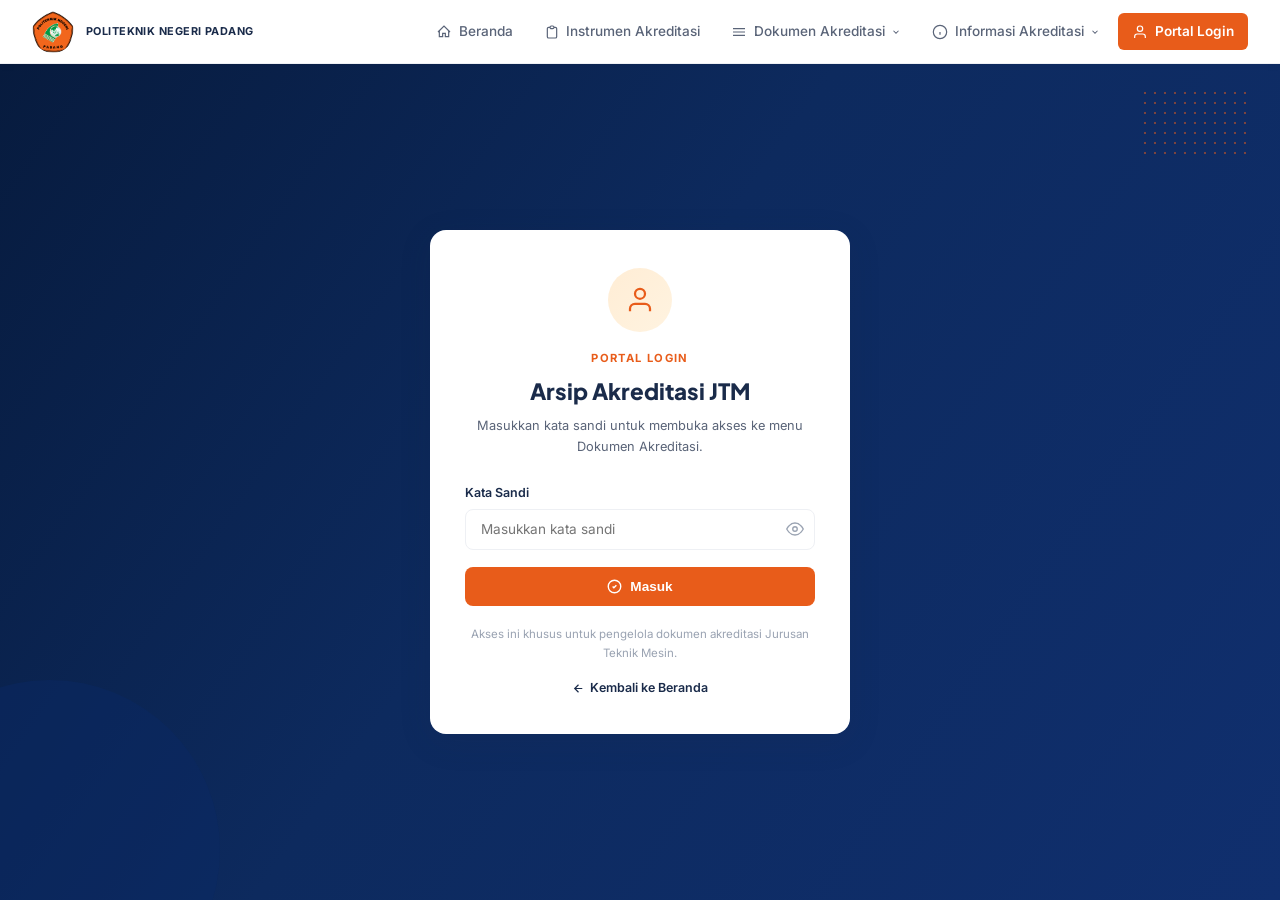
<file: d4rpm.html>
<!DOCTYPE html>
<html lang="id">
<head>
  <script>
    // PENJAGA PINTU: cek akses sebelum halaman ini ditampilkan.
    // Status login sekarang berlaku HANYA untuk hari ini - begitu tanggal
    // berganti (lewat tengah malam), otomatis dianggap kadaluwarsa dan
    // akan dilempar balik ke portal.html untuk login ulang.
    // Diletakkan paling atas <head> supaya berjalan SEBELUM konten dokumen
    // sempat dirender, sehingga tidak ada celah "kelihatan sekilas" lalu redirect.
    (function () {
      function todayStr() {
        return new Date().toISOString().slice(0, 10);
      }
      try {
        var granted = localStorage.getItem('pnp_jtm_access') === 'granted';
        var sameDay = localStorage.getItem('pnp_jtm_access_date') === todayStr();
        if (!granted || !sameDay) {
          location.replace('portal.html');
        }
      } catch (e) {
        location.replace('portal.html');
      }
    })();
  </script>
  <meta charset="UTF-8" />
  <meta name="viewport" content="width=device-width, initial-scale=1.0" />
  <title>Dokumen Akreditasi – D4 Rekayasa Perancangan Mekanik – Politeknik Negeri Padang</title>
  <link href="https://fonts.googleapis.com/css2?family=Plus+Jakarta+Sans:wght@400;500;600;700;800&family=Inter:wght@400;500;600&display=swap" rel="stylesheet" />
  <style>
    :root {
      --navy: #1a2b4a;
      --navy-dk: #0f1c32;
      --orange: #e85c1a;
      --orange-lt: #f47c44;
      --white: #ffffff;
      --gray-50: #f8f9fb;
      --gray-100: #eef0f4;
      --gray-400: #9aa3b2;
      --gray-600: #5a6478;
      --gray-800: #2d3444;
      --shadow: 0 2px 12px rgba(26,43,74,.10);
      --shadow-lg: 0 8px 32px rgba(26,43,74,.14);
      --r-lg: 16px;
    }
    *, *::before, *::after { box-sizing: border-box; margin: 0; padding: 0; }
    body { font-family: 'Inter', sans-serif; background: var(--white); color: var(--gray-800); line-height: 1.6; }

    /* ===== NAVBAR ===== */
    nav {
      position: sticky; top: 0; z-index: 100;
      background: var(--white);
      border-bottom: 1px solid var(--gray-100);
      box-shadow: 0 1px 8px rgba(0,0,0,.06);
      display: flex; align-items: center;
      padding: 0 2rem; height: 64px; gap: 1.5rem;
    }
    .nav-brand { display: flex; align-items: center; gap: .75rem; text-decoration: none; }
    .nav-logo { width: 42px; height: 42px; border-radius: 50%; overflow: hidden; flex-shrink: 0; }
    .nav-logo img { width: 100%; height: 100%; object-fit: cover; }
    .nav-brand-text .inst { font-size: .68rem; font-weight: 700; color: var(--navy); letter-spacing: .04em; text-transform: uppercase; }
    .nav-links { display: flex; gap: .25rem; margin-left: auto; align-items: center; list-style: none; }
    .nav-links > li > a {
      display: flex; align-items: center; gap: .4rem;
      padding: .45rem .85rem; border-radius: 6px;
      font-size: .85rem; font-weight: 500;
      color: var(--gray-600); text-decoration: none;
      transition: background .15s, color .15s;
    }
    .nav-links > li > a:hover { background: var(--gray-50); color: var(--navy); }
    .nav-links > li > a.active { background: var(--navy); color: var(--white); border-radius: 8px; }
    .btn-login {
      background: var(--orange) !important; color: var(--white) !important;
      border-radius: 6px !important; padding: .45rem .9rem !important;
      font-size: .85rem; font-weight: 600;
      text-decoration: none !important;
    }
    .btn-login:hover { background: var(--orange-lt) !important; }
    .nav-icon { width: 16px; height: 16px; stroke: currentColor; fill: none; stroke-width: 1.8; }
    .nav-item { position: relative; list-style: none; }
    .nav-item > a {
      display: flex; align-items: center; gap: .4rem;
      padding: .45rem .85rem; border-radius: 6px;
      font-size: .85rem; font-weight: 500;
      color: var(--gray-600); text-decoration: none;
      transition: background .15s, color .15s; cursor: pointer;
    }
    .nav-item > a:hover, .nav-item > a.active { background: var(--navy); color: var(--white); border-radius: 8px; }
    .chevron { width: 10px; height: 10px; stroke: currentColor; fill: none; stroke-width: 2.5; transition: transform .2s; }
    .dropdown-menu {
      display: none; position: absolute; top: 100%; left: 0;
      background: var(--white); border: 1px solid var(--gray-100);
      border-radius: 10px; box-shadow: var(--shadow-lg);
      min-width: 220px; padding: .4rem 0; z-index: 200;
      margin-top: 8px; padding-top: 8px;
    }
    .dropdown-menu a {
      display: flex; align-items: center; gap: .5rem;
      padding: .55rem 1rem; font-size: .82rem; font-weight: 500;
      color: var(--gray-600); text-decoration: none; background: none;
      transition: background .12s, color .12s;
    }
    .dropdown-menu a:hover { background: var(--gray-50); color: var(--navy); }
    .dropdown-menu a.active-sub { color: var(--orange); font-weight: 600; }
    .dot { width: 6px; height: 6px; border-radius: 50%; background: var(--orange); flex-shrink: 0; }

    /* ===== HERO ===== */
    .hero {
      position: relative; min-height: 280px;
      background: linear-gradient(125deg, #071b3e 0%, #0d2a5e 50%, #102f6e 100%);
      display: grid; grid-template-columns: 1.3fr 1fr; overflow: hidden;
    }
    .hero-arc {
      position: absolute; right: -78px; top: -88px;
      width: 450px; height: 450px; border-radius: 50%;
      border: 57px solid var(--orange);
      opacity: .15; z-index: 1; pointer-events: none;
    }
    .hero-dots-tr {
      position: absolute; top: 16px; right: 16px;
      width: 90px; height: 60px;
      background-image: radial-gradient(circle, rgba(232,92,26,.5) 1.5px, transparent 1.5px);
      background-size: 10px 10px; z-index: 2; pointer-events: none;
    }
    .hero-dots-bl {
      position: absolute; bottom: 30px; left: 240px;
      width: 60px; height: 40px;
      background-image: radial-gradient(circle, rgba(255,255,255,.15) 1.5px, transparent 1.5px);
      background-size: 9px 9px; z-index: 2; pointer-events: none;
    }
    .hero-content {
      position: relative; z-index: 3;
      display: flex; flex-direction: column; justify-content: center;
      padding: 1.85rem 2rem 1.85rem 2.5rem;
    }
    .hero-breadcrumb {
      display: flex; align-items: center; gap: .4rem;
      font-size: .78rem; color: rgba(160,195,225,.7); margin-bottom: .95rem;
      flex-wrap: wrap;
    }
    .hero-breadcrumb a { color: var(--orange); text-decoration: none; font-weight: 600; }
    .hero-breadcrumb a:hover { text-decoration: underline; }
    .hero-breadcrumb .sep { color: rgba(160,195,225,.4); }
    .hero-eyebrow {
      font-size: .72rem; font-weight: 700; letter-spacing: .1em;
      text-transform: uppercase; color: var(--orange); margin-bottom: .45rem;
    }
    .hero-main-title {
      font-family: 'Plus Jakarta Sans', sans-serif;
      font-size: 2.5rem; font-weight: 800; line-height: 1.1;
      color: var(--white); letter-spacing: -.02em; margin-bottom: .1rem;
    }
    .hero-main-title span { color: var(--orange); display: block; }
    .hero-sub { font-size: .93rem; font-weight: 600; color: rgba(200,220,240,.85); margin-top: .45rem; }
    .hero-desc-block { margin-top: .8rem; max-width: 460px; }
    .hero-desc-block p { font-size: .8rem; color: rgba(160,195,225,.85); line-height: 1.62; margin-bottom: .45rem; }
    .hero-visual {
      position: relative; z-index: 3;
      display: flex; align-items: center;
      justify-content: center;
      padding: 1.6rem 2rem 1.6rem 0;
    }
    .hero-img-wrap { position: relative; width: 100%; max-width: 395px; height: 260px; margin-right: 1.8rem; }
    .hero-img-bg {
      position: absolute; right: -30px; top: 50%; transform: translateY(-50%);
      width: 110%; height: 120%;
      background: linear-gradient(160deg, #0d3a8a 0%, #072060 100%);
      border-radius: 50% 20% 50% 20%; z-index: 0;
    }
    .hero-img-container {
      position: relative; z-index: 2; width: 100%; height: 100%;
      border-radius: 50%;
      overflow: hidden; box-shadow: 0 8px 40px rgba(0,0,0,.45);
    }
    .hero-img-container img {
      width: 100%; height: 100%;
      object-fit: cover;
      object-position: center 60%;
      margin-top: 0px;
    }
    .deco-dots {
      position: absolute; top: 8px; right: -8px; width: 70px; height: 50px;
      background-image: radial-gradient(circle, rgba(232,92,26,.6) 1.5px, transparent 1.5px);
      background-size: 9px 9px; z-index: 5;
    }
    .hero-chevrons {
      position: absolute; left: 50%; top: 50%;
      transform: translate(-50%, -50%); z-index: 4; display: flex; gap: 4px;
    }
    .chev { display: block; width: 0; height: 0; border-top: 23px solid transparent; border-bottom: 23px solid transparent; border-left: 18px solid rgba(232,92,26,.45); }
    .chev.dim { border-left-color: rgba(232,92,26,.18); }
    .hero-bottom-bar { position: absolute; bottom: 0; left: 0; right: 0; height: 5px; background: var(--orange); z-index: 10; }

    /* ===== CONTENT ===== */
    .content-wrap { padding: 2rem 2.5rem; background: var(--white); }

    /* ===== TOOLBAR ===== */
    .toolbar {
      display: flex; align-items: center; justify-content: space-between;
      flex-wrap: nowrap; gap: 1rem; margin-bottom: 1.2rem;
      position: sticky; top: 64px; z-index: 95;
      background: var(--white);
      padding: 1rem 0 1rem;
      box-shadow: 0 4px 10px rgba(26,43,74,.06);
    }
    .toolbar-left { display: flex; align-items: center; gap: .75rem; flex-shrink: 0; }
    .toolbar-icon {
      width: 42px; height: 42px; border-radius: 10px;
      background: #fff7ed; display: flex; align-items: center; justify-content: center; flex-shrink: 0;
    }
    .toolbar-icon svg { width: 22px; height: 22px; stroke: var(--orange); fill: none; stroke-width: 1.8; }
    .toolbar-text h2 { font-family: 'Plus Jakarta Sans', sans-serif; font-size: .95rem; font-weight: 700; color: var(--navy); white-space: nowrap; }
    .toolbar-text p { font-size: .75rem; color: var(--gray-600); margin-top: .1rem; white-space: nowrap; }
    .toolbar-right { display: flex; align-items: center; gap: .5rem; margin-left: auto; flex-shrink: 1; min-width: 0; }
    .year-group { display: flex; align-items: center; gap: .5rem; flex-shrink: 0; }
    .year-label { font-size: .8rem; color: var(--gray-600); font-weight: 500; }
    .year-btn {
      display: flex; align-items: center; justify-content: center;
      height: 36px; box-sizing: border-box;
      padding: 0 1rem; border-radius: 6px; font-size: .8rem; font-weight: 600;
      border: 1.5px solid var(--gray-100); background: var(--white); color: var(--gray-600);
      cursor: pointer; transition: all .15s;
    }
    .year-btn:hover { border-color: var(--navy); color: var(--navy); }
    .year-btn.active { background: var(--navy); color: var(--white); border-color: var(--navy); }

    /* ===== SEARCH BOX ===== */
    .search-group { display: flex; align-items: center; gap: .4rem; position: relative; flex: 1 1 140px; min-width: 110px; }
    .search-group svg {
      position: absolute; left: .65rem; top: 50%; transform: translateY(-50%);
      width: 15px; height: 15px;
      stroke: var(--gray-400); fill: none; stroke-width: 2; pointer-events: none;
    }
    .search-input {
      height: 36px; box-sizing: border-box;
      padding: 0 .7rem 0 2rem;
      border: 1.5px solid var(--gray-100); border-radius: 6px;
      font-size: .8rem; color: var(--gray-800);
      width: 100%; max-width: 240px; min-width: 0; outline: none;
      transition: border-color .15s;
      font-family: 'Inter', sans-serif;
    }
    .search-input:focus { border-color: var(--orange); }
    .search-input::placeholder { color: var(--gray-400); }
    .search-no-result td {
      text-align: center; padding: 1.5rem !important;
      color: var(--gray-400); font-size: .8rem; font-style: italic;
    }
    mark.hl {
      background: #ffe066;
      color: var(--gray-800);
      padding: 0 1px;
      border-radius: 2px;
      font-weight: 700;
    }

    /* ===== TOGGLE SKOR CAPAIAN BUTTON (diperkecil) ===== */
    .toggle-skor-btn {
      display: flex; align-items: center; justify-content: center; gap: .35rem;
      height: 36px; box-sizing: border-box;
      padding: 0 .75rem; border-radius: 6px; font-size: .72rem; font-weight: 600;
      border: 1.5px solid var(--orange); background: #fff7ed; color: var(--orange);
      cursor: pointer; transition: all .15s;
      flex-shrink: 0; white-space: nowrap;
    }
    .toggle-skor-btn:hover { background: var(--orange); color: var(--white); }
    .toggle-skor-btn.is-open { background: var(--navy); color: var(--white); border-color: var(--navy); }
    .toggle-skor-btn .chevron-icon {
      width: 10px; height: 10px; stroke: currentColor; fill: none; stroke-width: 2.5;
      transition: transform .25s ease;
    }
    .toggle-skor-btn.is-open .chevron-icon { transform: rotate(180deg); }


    /* ===== AKREDITASI TABLE (matrik style) ===== */
    .akred-table-wrap {
      position: relative;
      border: 1px solid #b0b8c9;
      border-radius: 10px;
      box-shadow: var(--shadow);
      overflow-x: auto;
      -webkit-overflow-scrolling: touch;
    }
    .akred-table-wrap::-webkit-scrollbar { height: 10px; }
    .akred-table-wrap::-webkit-scrollbar-track { background: var(--gray-50); }
    .akred-table-wrap::-webkit-scrollbar-thumb { background: var(--orange); border-radius: 10px; }
    .scroll-hint {
      display: flex; align-items: center; gap: .4rem;
      font-size: .72rem; color: var(--gray-600);
      margin-bottom: .5rem;
    }
    .scroll-hint svg { width: 14px; height: 14px; stroke: var(--orange); fill: none; stroke-width: 2; }
    .akred-table { width: 100%; border-collapse: separate; border-spacing: 0; font-size: .68rem; table-layout: fixed; }
    .akred-table th, .akred-table td {
      border: none;
      box-shadow: inset -1px -1px 0 0 #c8d3e6, inset 1px 1px 0 0 #c8d3e6;
      background-clip: padding-box;
      padding: .5rem .55rem;
      vertical-align: top;
      line-height: 1.5;
      overflow-wrap: break-word;
      word-break: break-word;
    }
    .akred-table thead {
      z-index: 80;
    }
    .akred-table thead th {
      background: #d6e4f7; color: var(--navy);
      font-family: 'Plus Jakarta Sans', sans-serif;
      font-weight: 700; font-size: .72rem; text-align: center;
      vertical-align: middle;
      padding: .6rem .5rem;
      white-space: nowrap;
      background-clip: padding-box;
    }
    .akred-table .penilaian-head { background: #c3d8f2; letter-spacing: .02em; }
    .akred-table .skor-head-row th { background: #eaf1fb; font-size: .82rem; padding: .4rem; }
    .th-no { width: 2.2%; font-size: .67rem !important; }
    .th-kriteria { width: 8%; }
    .th-indikator { width: 12.5%; }
    .th-p { width: 11.8%; }
    .th-skor {
      width: 5%; line-height: 1.25; font-size: .67rem !important;
      cursor: pointer; user-select: none;
    }
    .th-skor .th-inner { display: flex; flex-direction: column; align-items: center; justify-content: center; gap: .2rem; }
    .th-skor .chevron-icon { width: 11px; height: 11px; stroke: currentColor; fill: none; stroke-width: 2.5; transition: transform .25s ease; }
    .th-skor.is-open .chevron-icon { transform: rotate(180deg); }
    .th-datadukung { width: 17.8%; font-size: .71rem !important; }

    .akred-table .section-row td {
      background: linear-gradient(90deg, #2eab6e, #38c27d);
      color: var(--white);
      font-family: 'Plus Jakarta Sans', sans-serif;
      font-weight: 700; font-size: .82rem;
      padding: .6rem .85rem;
      letter-spacing: .01em;
      width: 100%;
      box-shadow: none;
    }
    .akred-table .sub-row td {
      background: #dceaf0; color: var(--navy);
      font-weight: 700; font-size: .75rem;
      padding: .45rem .85rem;
      box-shadow: inset 0 1px 0 0 #b9d4e0, inset 0 -1px 0 0 #b9d4e0;
      width: 100%;
    }
    .akred-table tbody tr:not(.section-row):not(.sub-row):hover td {
      background: #f7faff;
    }

    .td-no { text-align: center; font-weight: 700; color: var(--navy); font-family: 'Plus Jakarta Sans', sans-serif; width: 2.2%; font-size: .72rem; white-space: nowrap; }
    .td-kriteria { color: var(--navy); font-weight: 600; width: 8%; white-space: pre-line; }
    .td-indikator { width: 12.5%; white-space: pre-line; color: var(--gray-800); }
    .td-penilaian { width: 11.5%; white-space: pre-line; color: var(--gray-800); }
    .td-penilaian.skor-4 { background: #f3fff6; }
    .td-penilaian.td-merged { text-align: center; }
    .akred-table tr.formula-row td {
      background: #f5f7fa;
      border-top: none;
    }
    .akred-table tr.formula-row td.td-formula {
      color: var(--gray-800);
      white-space: pre-line;
      text-align: left;
      font-size: .68rem;
      padding: .5rem .85rem;
    }
    .formula-divider {
      border: none;
      border-top: 1px solid var(--gray-300, #d0d5dd);
      margin: .35rem 0 .1rem;
    }
    .td-skor { text-align: center; vertical-align: middle !important; width: 5%; }
    .skor-badge {
      display: inline-flex; align-items: center; justify-content: center;
      width: 26px; height: 26px;
      border-radius: 50%; background: #d6e4f7;
      color: var(--navy); font-weight: 700; font-size: .76rem;
    }
    .td-datadukung { width: 17.8%; white-space: pre-line; }
    .link-doc { color: #1a56db; text-decoration: underline; font-size: .72rem; display: block; }
    .link-doc:hover { color: var(--orange); }

    /* ===== KOLOM SKOR CAPAIAN: collapsible & dipindah ke ujung kanan ===== */
    /* Kolom "Skor Capaian" disembunyikan secara default (tertutup),
       diletakkan paling kanan setelah kolom Dokumen (LKPS & Data Dukung).
       Dibuka/ditutup lewat tombol toolbar atau klik header "Skor Capaian". */
    col.col-skor { transition: width .28s ease; }
    th.col-skor, td.col-skor { transition: padding .2s ease, border-width .2s ease; }
    .skor-content { display: block; }

    .akred-table-wrap.skor-collapsed col.col-skor { width: 0 !important; }
    .akred-table-wrap.skor-collapsed th.col-skor,
    .akred-table-wrap.skor-collapsed td.col-skor {
      width: 0 !important; min-width: 0 !important; max-width: 0 !important;
      padding: 0 !important; border-left: 0 !important; border-right: 0 !important;
      overflow: hidden;
    }
    .akred-table-wrap.skor-collapsed .skor-content { display: none; }

    /* Saat Skor Capaian ditampilkan, hanya kolom Dokumen (LKPS/Data Dukung)
       yang mengecil untuk memberi ruang — kolom lain tetap seperti semula. */
    col.col-datadukung { transition: width .28s ease; }
    th.col-datadukung, td.col-datadukung { transition: width .28s ease; }
    .akred-table-wrap:not(.skor-collapsed) col.col-datadukung { width: 12.8% !important; }
    .akred-table-wrap:not(.skor-collapsed) th.col-datadukung,
    .akred-table-wrap:not(.skor-collapsed) td.col-datadukung { width: 12.8% !important; }

    /* ===== PAGINATION ===== */
    .pagination-wrap { display: flex; justify-content: center; margin: 1.4rem 0 .5rem; }
    .pagination {
      display: flex; align-items: center; gap: .3rem;
      background: var(--gray-50); border: 1px solid var(--gray-100);
      padding: .35rem; border-radius: 10px; box-shadow: var(--shadow);
    }
    .page-btn {
      min-width: 34px; height: 34px; padding: 0 .5rem;
      display: flex; align-items: center; justify-content: center;
      border: none; border-radius: 7px;
      font-family: 'Inter', sans-serif; font-size: .82rem; font-weight: 600;
      color: var(--gray-600); background: transparent;
      cursor: pointer; transition: background .15s, color .15s;
    }
    .page-btn:hover:not(:disabled):not(.active) { background: var(--white); color: var(--navy); }
    .page-btn.active { background: var(--orange); color: var(--white); }
    .page-btn:disabled { color: var(--gray-400); cursor: not-allowed; opacity: .5; }
    .page-ellipsis { padding: 0 .35rem; color: var(--gray-400); font-size: .82rem; user-select: none; }

    /* ===== FOOTER ===== */
    footer { background: var(--navy-dk); padding: 2.5rem 2.5rem 1.2rem; color: #7fa0bc; }
    .footer-grid { display: grid; grid-template-columns: 2fr 1fr 1fr 1.4fr; gap: 2rem; margin-bottom: 2rem; }
    .footer-col h5 { font-family: 'Plus Jakarta Sans', sans-serif; font-size: .82rem; font-weight: 700; color: var(--white); margin-bottom: .8rem; }
    .footer-col p, .footer-col a { font-size: .76rem; color: #7fa0bc; line-height: 1.8; text-decoration: none; display: block; }
    .footer-col a:hover { color: var(--orange-lt); }
    .footer-contact-item { display: flex; align-items: flex-start; gap: .5rem; font-size: .76rem; color: #7fa0bc; margin-bottom: .4rem; line-height: 1.4; }
    .footer-contact-item svg { width: 13px; height: 13px; stroke: var(--orange); fill: none; stroke-width: 1.8; flex-shrink: 0; margin-top: 2px; }
    .footer-bottom { border-top: 1px solid #1e3a60; padding-top: 1.1rem; text-align: center; font-size: .73rem; color: #4a6580; }

    @media (max-width: 768px) {
      .hero { grid-template-columns: 1fr; min-height: auto; }
      .hero-visual { display: none; }
      .hero-main-title { font-size: 2.2rem; }
      nav { padding: 0 1rem; }
      .content-wrap { padding: 1.5rem; }
      .footer-grid { grid-template-columns: 1fr; }
      .toolbar { flex-direction: column; align-items: flex-start; }
      .toolbar-right { margin-left: 0; flex-wrap: wrap; }
      .toggle-skor-btn { margin-left: 0; }
    }
  
    /* ===== NAV RESPONSIVE (HAMBURGER) ===== */
    .nav-toggle {
      display: none;
      background: none;
      border: none;
      cursor: pointer;
      padding: 6px;
      margin-left: auto;
      z-index: 210;
    }
    .nav-toggle svg { width: 26px; height: 26px; stroke: var(--navy, #1a2b4a); fill: none; stroke-width: 2; }

    @media (max-width: 768px) {
      .nav-toggle { display: block; }
      .nav-links {
        display: none;
        position: absolute;
        top: 64px;
        left: 0;
        width: 100%;
        flex-direction: column;
        align-items: stretch;
        background: var(--white, #fff);
        box-shadow: 0 8px 20px rgba(0,0,0,.10);
        padding: .5rem 1rem 1rem;
        gap: .15rem;
        margin: 0;
        max-height: calc(100vh - 64px);
        overflow-y: auto;
      }
      .nav-links.active { display: flex; }
      .nav-links li { width: 100%; }
      .nav-links > li > a, .nav-links .nav-item > a { width: 100%; }
      .nav-item .dropdown-menu {
        display: none;
        position: static;
        box-shadow: none;
        border: none;
        min-width: 0;
        width: 100%;
        padding-left: 1rem;
        margin-top: 0;
        padding-top: 0;
      }
      .nav-item .dropdown-menu.active { display: block; }
    }
    /* ===== END NAV RESPONSIVE ===== */
  </style>
</head>
<body>
  <script src="guard.js"></script>

<!-- NAVBAR -->
<nav>
  <a href="index.html" class="nav-brand">
    <div class="nav-logo">
      <img src="logopnp.png" alt="Logo PNP">
    </div>
    <div class="nav-brand-text">
      <div class="inst">Politeknik Negeri Padang</div>
    </div>
  </a>
  <button class="nav-toggle" id="navToggle" aria-label="Buka menu">
    <svg viewBox="0 0 24 24"><path d="M3 6h18M3 12h18M3 18h18" stroke-linecap="round"/></svg>
  </button>
  <ul class="nav-links">
    <li>
      <a href="index.html">
        <svg class="nav-icon" viewBox="0 0 24 24"><path d="M3 12L12 3l9 9M5 10v9h5v-5h4v5h5v-9"/></svg>
        Beranda
      </a>
    </li>
    <li class="nav-item">
      <a href="instrumen.html">
        <svg class="nav-icon" viewBox="0 0 24 24"><path d="M9 5H7a2 2 0 00-2 2v12a2 2 0 002 2h10a2 2 0 002-2V7a2 2 0 00-2-2h-2M9 5a2 2 0 002 2h2a2 2 0 002-2M9 5a2 2 0 012-2h2a2 2 0 012 2"/></svg>
        Instrumen Akreditasi
      </a>
    </li>
    <li class="nav-item">
      <a href="#" class="active">
        <svg class="nav-icon" viewBox="0 0 24 24"><path d="M3 7h18M3 12h18M3 17h18"/></svg>
        Dokumen Akreditasi
        <svg class="chevron" viewBox="0 0 24 24"><path d="M6 9l6 6 6-6"/></svg>
      </a>
      <div class="dropdown-menu">
        <a href="d3tme.html"><span class="dot"></span>D3 Teknik Mesin</a>
        <a href="d3tab.html"><span class="dot"></span>D3 Teknik Alat Berat</a>
        <a href="d4tma.html"><span class="dot"></span>D4 Teknik Manufaktur</a>
        <a href="d4rpm.html" class="active-sub"><span class="dot"></span>D4 Rekayasa Perancangan Mekanik</a>
      </div>
    </li>
   <!-- Informasi Akreditasi — ADA dropdown -->
    <li class="nav-item">
      <a href="#">
        <svg class="nav-icon" viewBox="0 0 24 24"><circle cx="12" cy="12" r="10"/><path d="M12 16v-4M12 8h.01"/></svg>
        Informasi Akreditasi
        <svg class="chevron" viewBox="0 0 24 24"><path d="M6 9l6 6 6-6"/></svg>
      </a>
      <div class="dropdown-menu">
        <a href="status.html"><span class="dot"></span>Status Akreditasi</a>
        <a href="tim.html"><span class="dot"></span>Tim Akreditasi</a>
        <a href="kegiatan.html"><span class="dot"></span>Kegiatan Akreditasi</a>
      </div>
    </li>
    <li>
      <a href="portal.html" class="btn-login">
        <svg class="nav-icon" viewBox="0 0 24 24"><path d="M20 21v-2a4 4 0 00-4-4H8a4 4 0 00-4 4v2"/><circle cx="12" cy="7" r="4"/></svg>
        Portal Login
      </a>
    </li>
  </ul>
</nav>

<!-- HERO -->
<section class="hero">
  <div class="hero-arc"></div>
  <div class="hero-dots-tr"></div>
  <div class="hero-dots-bl"></div>
  <div class="hero-content">
    <div class="hero-breadcrumb">
      <a href="index.html">Beranda</a>
      <span class="sep">/</span>
      <a href="#">Dokumen Akreditasi</a>
      <span class="sep">/</span>
      <span>D4 Rekayasa Perancangan Mekanik</span>
    </div>
    <div class="hero-eyebrow">Dokumen Akreditasi</div>
    <h1 class="hero-main-title">
      ARSIP<br><span>D4 REKAYASA PERANCANGAN MEKANIK</span>
    </h1>
    <div class="hero-sub">Politeknik Negeri Padang</div>
    <div class="hero-desc-block">
      <p>Sistem informasi pengelolaan dokumen akreditasi Program Studi D4 Rekayasa Perancangan Mekanik yang terstruktur, aman, dan mudah diakses.</p>
      <p>Dokumen mencakup kriteria penilaian, indikator capaian, skor, dan bukti pendukung proses akreditasi LAM Teknik.</p>
    </div>
  </div>
  <div class="hero-chevrons">
    <span class="chev dim"></span>
    <span class="chev dim"></span>
    <span class="chev"></span>
  </div>
  <div class="hero-visual">
    <div class="hero-img-wrap">
      <div class="hero-img-bg"></div>
      <div class="deco-dots"></div>
      <div class="hero-img-container">
        <img src="gambar gedung.png" alt="Gedung Politeknik Negeri Padang">
      </div>
    </div>
  </div>
  <div class="hero-bottom-bar"></div>
</section>

<!-- CONTENT -->
<div class="content-wrap">
  <div class="toolbar">
    <div class="toolbar-left">
      <div class="toolbar-icon">
        <svg viewBox="0 0 24 24"><path d="M9 5H7a2 2 0 00-2 2v12a2 2 0 002 2h10a2 2 0 002-2V7a2 2 0 00-2-2h-2M9 5a2 2 0 002 2h2a2 2 0 002-2M9 5a2 2 0 012-2h2a2 2 0 012 2"/></svg>
      </div>
      <div class="toolbar-text">
        <h2>Dokumen Akreditasi – D4 Rekayasa Perancangan Mekanik</h2>
        <p>Matrik penilaian LKPS sesuai kriteria, indikator, dan bukti dokumen akreditasi LAM Teknik.</p>
      </div>
    </div>
    <div class="toolbar-right">
      <div class="search-group">
        <svg viewBox="0 0 24 24"><circle cx="11" cy="11" r="8"/><path d="M21 21l-4.35-4.35"/></svg>
        <input type="text" id="searchInput" class="search-input" placeholder="Cari kriteria atau indikator..." oninput="onSearchInput(this.value)">
      </div>
      <div class="year-group">
        <span class="year-label">Tahun:</span>
        <button class="year-btn active" onclick="setYear(2023, this)">2023</button>
        <button class="year-btn" onclick="setYear(2028, this)">2028</button>
      </div>
      <button class="toggle-skor-btn" id="toggleSkorBtn" onclick="toggleSkor()" type="button">
        <svg class="chevron-icon" viewBox="0 0 24 24"><path d="M6 9l6 6 6-6"/></svg>
        <span id="toggleSkorLabel">Tampilkan Skor Capaian</span>
      </button>
    </div>
  </div>

  <div class="akred-table-wrap skor-collapsed" id="akredTableWrap">
    <table class="akred-table">
  <colgroup>
    <col style="width:2.5%">   <!-- No -->
    <col style="width:8%">     <!-- Elemen -->
    <col style="width:12.5%">  <!-- Indikator -->
    <col style="width:11.8%">  <!-- Skor 4 -->
    <col style="width:11.8%">  <!-- Skor 3 -->
    <col style="width:11.8%">  <!-- Skor 2 -->
    <col style="width:10.5%">  <!-- Skor 1 -->
    <col style="width:10.5%">  <!-- Skor 0 -->
    <col class="col-datadukung" style="width:17.8%">  <!-- Dokumen (LKPS/Data Dukung) -->
    <col class="col-skor" style="width:5%">     <!-- Skor Capaian (dipindah ke ujung kanan) -->
  </colgroup>
  <thead>
      <tr>
          <th rowspan="2" class="th-no">No</th>
          <th rowspan="2" class="th-kriteria">Elemen</th>
          <th rowspan="2" class="th-indikator">Indikator</th>
          <th colspan="5" class="penilaian-head">Kriteria Penilaian</th>
          <th rowspan="2" class="th-datadukung col-datadukung">Dokumen<br>(LKPS / Data Dukung)</th>
          <th rowspan="2" class="th-skor col-skor" id="thSkorCapaian" onclick="toggleSkor()">
            <span class="th-inner">
              <span class="skor-content"><span style="white-space:nowrap">Skor</span><br><span style="white-space:nowrap">Capaian</span></span>
              <svg class="chevron-icon" viewBox="0 0 24 24"><path d="M6 9l6 6 6-6"/></svg>
            </span>
          </th>
        </tr>
        <tr class="skor-head-row">
          <th class="th-p">4</th>
          <th class="th-p">3</th>
          <th class="th-p">2</th>
          <th class="th-p">1</th>
          <th class="th-p">0</th>
        </tr>
      </thead>
      <tbody id="tbl-body"></tbody>
    </table>
  </div>

  <div class="pagination-wrap" id="paginationWrap"></div>
</div>

<!-- FOOTER -->
<footer>
  <div class="footer-grid">
    <div class="footer-col">
      <h5>Tentang Sistem</h5>
      <p>Sistem Informasi Arsip Akreditasi Jurusan Teknik Mesin Politeknik Negeri Padang merupakan platform digital untuk pengelolaan dokumen akreditasi yang terstruktur, aman, dan mudah diakses.</p>
    </div>
    <div class="footer-col">
      <h5>Menu Utama</h5>
      <a href="index.html">Beranda</a>
      <a href="instrumen.html">Instrumen Akreditasi</a>
      <a href="d3tme.html">Dokumen Akreditasi</a>
      <a href="status.html">Informasi Akreditasi</a>
      <a href="portal.html">Portal Login</a>
    </div>
    <div class="footer-col">
      <h5>Tautan Cepat</h5>
      <a href="https://www.pnp.ac.id/">Politeknik Negeri Padang</a>
      <a href="https://me.pnp.ac.id/">Jurusan Teknik Mesin</a>
      <a href="https://lamteknik.or.id/">LAM TEKNIK</a>
      <a href="https://kemdiktisaintek.go.id/">Kementerian Pendidikan</a>
    </div>
    <div class="footer-col">
      <h5>Kontak Kami</h5>
      <div class="footer-contact-item">
        <svg viewBox="0 0 24 24"><path d="M21 10c0 7-9 13-9 13S3 17 3 10a9 9 0 0118 0z"/><circle cx="12" cy="10" r="3"/></svg>
        Politeknik Negeri Padang, Jl. Kampus, Limau Manis, Padang 25164
      </div>
      <div class="footer-contact-item">
        <svg viewBox="0 0 24 24"><path d="M22 16.92v3a2 2 0 01-2.18 2 19.79 19.79 0 01-8.63-3.07A19.5 19.5 0 013.07 9.81a19.79 19.79 0 01-3.07-8.7A2 2 0 012.18 1h3a2 2 0 012 1.72c.127.96.361 1.903.7 2.81a2 2 0 01-.45 2.11L6.91 8.15a16 16 0 006.29 6.29l1.51-1.52a2 2 0 012.11-.45c.907.339 1.85.573 2.81.7A2 2 0 0122 16.92z"/></svg>
        (0751) 72590
      </div>
      <div class="footer-contact-item">
        <svg viewBox="0 0 24 24"><path d="M4 4h16c1.1 0 2 .9 2 2v12c0 1.1-.9 2-2 2H4c-1.1 0-2-.9-2-2V6c0-1.1.9-2 2-2z"/><polyline points="22,6 12,13 2,6"/></svg>
        info@pnp.ac.id
      </div>
    </div>
  </div>
  <div class="footer-bottom">© 2026 Politeknik Negeri Padang. All rights reserved.</div>
</footer>

<script>
  /* ===================================================
     DATA TABEL AKREDITASI — Matrik Penilaian LKPS
     Diambil dari file Excel matrik penilaian.
     Ganti isi "data2023" / sesuaikan untuk tahun lain.
  =================================================== */
  const sections2023 = [
  {
    "title": "A. Kondisi Eksternal",
    "items": [
      {
        "no": 1,
        "sub": null,
        "kriteria": "Konsistensi dengan hasil analisis SWOT dan/atau analisis lain serta rencana pengembangan ke depan",
        "indikator": "Konsistensi dengan hasil analisis SWOT dan/atau analisis lain serta rencana pengembangan ke depan.",
        "p4": "Unit Pengelola Program Studi (UPPS) mampu:\n1) mengidentifikasi kondisi lingkungan dan industri yang relevan secara komprehensif dan strategis;\n2) menetapkan posisi relatif program studi terhadap lingkungannya;\n3) menggunakan hasil identifikasi dan posisi yang ditetapkan untuk melakukan analisis (SWOT/metode analisis lain yang relevan) untuk pengembangan program studi; dan\n4) merumuskan strategi pengembangan program studi yang berkesesuaian untuk menghasilkan program-program pengembangan alternatif yang tepat.",
        "p3": "Unit Pengelola Program Studi (UPPS) mampu:\n1) mengidentifikasi kondisi lingkungan dan industri yang relevan secara komprehensif;\n2) menetapkan posisi relatif program studi terhadap lingkungannya; dan\n3) menggunakan hasil identifikasi dan posisi yang ditetapkan untuk melakukan analisis (SWOT/metode analisis lain yang relevan) untuk pengembangan program studi.",
        "p2": "Unit Pengelola Program Studi (UPPS) mampu:\n1) mengidentifikasi kondisi lingkungan dan industri yang relevan; dan\n2) menetapkan posisi relatif program studi terhadap lingkungannya.",
        "p1": "Unit Pengelola Program Studi (UPPS) kurang mampu:\n1) mengidentifikasi kondisi lingkungan dan industri yang relevan; dan\n2) menetapkan posisi relatif program studi terhadap lingkungannya.",
        "p0": "Unit Pengelola Program Studi (UPPS) tidak mampu:\n1) mengidentifikasi kondisi lingkungan dan industri yang relevan; dan\n2) menetapkan posisi relatif program studi terhadap lingkungannya.",
        "lkps": "LKPS",
        "lkpsLink": "",
        "datadukung": [
          { "nama": "1. Dokumen a", "link": "" },
          { "nama": "2. Dokumen b", "link": "" },
          { "nama": "3. Dokumen c", "link": "" },
          { "nama": "dst….", "link": "" }
        ]
      }
    ]
  },
  {
    "title": "B. Profil Unit Pengelola Program Studi",
    "items": [
      {
        "no": 2,
        "sub": null,
        "kriteria": "Keserbacakupan informasi dalam profil dan konsistensi antara profil dengan data dan informasi yang disampaikan",
        "indikator": "Keserbacakupan informasi dalam profil dan konsistensi antara profil dengan data dan informasi yang disampaikan pada masing-masing kriteria, serta menunjukkan iklim yang kondusif untuk pengembangan dan reputasi sebagai rujukan di bidang keilmuannya.",
        "p4": "Profil UPPS:\n1) menunjukkan keserbacakupan informasi yang jelas dan konsisten dengan data dan informasi yang disampaikan pada masing-masing kriteria;\n2) menggambarkan keselarasan dengan substansi keilmuan program studi;\n3) menunjukkan iklim yang kondusif untuk pengembangan keilmuan program studi; dan\n4) menunjukkan reputasi sebagai rujukan di bidang keilmuannya.",
        "p3": "Profil UPPS:\n1) menunjukkan keserbacakupan informasi yang jelas dan konsisten dengan data dan informasi yang disampaikan pada masing-masing kriteria;\n2) menggambarkan keselarasan dengan substansi keilmuan program studi; dan\n3) menunjukkan iklim yang kondusif untuk pengembangan keilmuan program studi.",
        "p2": "Profil UPPS:\n1) menunjukkan keserbacakupan informasi yang jelas dengan data dan informasi yang disampaikan pada masing-masing kriteria; dan\n2) menggambarkan keselarasan dengan substansi keilmuan program studi.",
        "p1": "Profil UPPS:\n1) kurang menunjukkan keserbacakupan informasi yang jelas dengan data dan informasi yang disampaikan pada masing-masing kriteria; dan\n2) kurang menggambarkan keselarasan dengan substansi keilmuan program studi.",
        "p0": "Profil UPPS tidak menunjukkan keserbacakupan informasi yang jelas dengan data dan informasi yang disampaikan pada masing-masing kriteria.",
        "lkps": "LKPS",
        "lkpsLink": "",
        "datadukung": [
          { "nama": "1. Dokumen a", "link": "" },
          { "nama": "2. Dokumen b", "link": "" },
          { "nama": "3. Dokumen c", "link": "" },
          { "nama": "dst….", "link": "" }
        ]
      }
    ]
  },
  {
    "title": "C. Kriteria\nC.1. Visi, Misi, Tujuan dan Strategi",
    "items": [
      {
        "no": 3,
        "sub": "C.1.4. Indikator Kinerja Utama",
        "kriteria": "Kesesuaian Visi, Misi, Tujuan dan Strategi (VMTS) UPPS terhadap VMTS Perguruan Tinggi (PT) dan visi keilmuan Program Studi (PS) yang dikelolanya",
        "indikator": "Kesesuaian Visi, Misi, Tujuan dan Strategi (VMTS) UPPS terhadap VMTS Perguruan Tinggi (PT) dan visi keilmuan Program Studi (PS) yang dikelolanya.",
        "p4": "UPPS memiliki:\n1) visi yang mencerminkan visi perguruan tinggi dan memayungi visi keilmuan terkait keunikan program studi serta didukung data implementasi yang konsisten;\n2) misi, tujuan, dan strategi yang searah dan bersinergi dengan misi, tujuan, dan strategi perguruan tinggi serta mendukung pengembangan program studi dengan data implementasi yang konsisten.",
        "p3": "UPPS memiliki:\n1) visi yang mencerminkan visi perguruan tinggi dan memayungi visi keilmuan terkait keunikan program studi;\n2) misi, tujuan, dan strategi yang searah dan bersinergi dengan misi, tujuan, dan strategi perguruan tinggi serta mendukung pengembangan program studi.",
        "p2": "UPPS memiliki:\n1) visi yang mencerminkan visi perguruan tinggi namun tidak memayungi visi keilmuan terkait program studi;\n2) misi, tujuan, dan strategi yang searah dengan misi, tujuan, dan strategi perguruan tinggi serta mendukung pengembangan program studi.",
        "p1": "UPPS memiliki:\n1) visi yang mencerminkan visi perguruan tinggi namun tidak memayungi visi keilmuan terkait program studi;\n2) misi, tujuan, dan strategi kurang searah dengan misi, tujuan, dan strategi perguruan tinggi serta kurang mendukung pengembangan program studi.",
        "p0": "UPPS memiliki misi, tujuan, dan strategi yang tidak terkait dengan strategi perguruan tinggi dan pengembangan program studi.",
        "lkps": "LKPS",
        "lkpsLink": "",
        "datadukung": [
          { "nama": "1. Dokumen a", "link": "" },
          { "nama": "2. Dokumen b", "link": "" },
          { "nama": "3. Dokumen c", "link": "" },
          { "nama": "dst….", "link": "" }
        ]
      },
      {
        "no": 4,
        "sub": "C.1.4. Indikator Kinerja Utama",
        "kriteria": "Mekanisme dan keterlibatan pemangku kepentingan dalam penyusunan VMTS UPPS",
        "indikator": "Mekanisme dan keterlibatan pemangku kepentingan dalam penyusunan VMTS UPPS.",
        "p4": "Ada mekanisme dalam penyusunan dan penetapan visi, misi, tujuan dan strategi yang terdokumentasi serta ada keterlibatan semua pemangku kepentingan internal (dosen, mahasiswa dan tenaga kependidikan) dan eksternal (lulusan, pengguna lulusan dan pakar/mitra/organisasi profesi/pemerintah).",
        "p3": "Ada mekanisme dalam penyusunan dan penetapan visi, misi, tujuan dan strategi yang terdokumentasi serta ada keterlibatan pemangku kepentingan internal (dosen, mahasiswa dan tenaga kependidikan) dan pemangku kepentingan eksternal (lulusan dan pengguna lulusan).",
        "p2": "Ada mekanisme dalam penyusunan dan penetapan visi, misi, tujuan dan strategi yang terdokumentasi serta ada keterlibatan pemangku kepentingan internal (dosen dan mahasiswa) dan pemangku kepentingan eksternal (lulusan).",
        "p1": "Ada mekanisme dalam penyusunan dan penetapan visi, misi, tujuan dan strategi yang terdokumentasi namun tidak melibatkan pemangku kepentingan.",
        "p0": "Tidak ada mekanisme dalam penyusunan dan penetapan visi, misi, tujuan dan strategi.",
        "lkps": "LKPS",
        "lkpsLink": "",
        "datadukung": [
          { "nama": "1. Dokumen a", "link": "" },
          { "nama": "2. Dokumen b", "link": "" },
          { "nama": "3. Dokumen c", "link": "" },
          { "nama": "dst….", "link": "" }
        ]
      },
      {
        "no": 5,
        "sub": "C.1.4. Indikator Kinerja Utama",
        "kriteria": "Pemahaman visi, misi, tujuan, dan sasaran UPPS oleh seluruh pemangku kepentingan internal (dosen, mahasiswa dan tenaga kependidikan)",
        "indikator": "Pemahaman visi, misi, tujuan, dan sasaran UPPS oleh seluruh pemangku kepentingan internal (dosen, mahasiswa dan tenaga kependidikan).",
        "p4": "Sosialisasi yang efektif tercermin dari tingkat pemahaman pihak terkait (sivitas akademika dan tenaga kependidikan).",
        "p3": "Dipahami dengan baik oleh seluruh sivitas akademika dan tenaga kependidikan.",
        "p2": "Dipahami dengan baik oleh sebagian sivitas akademika dan tenaga kependidikan.",
        "p1": "Kurang dipahami oleh sivitas akademika dan tenaga kependidikan.",
        "p0": "Tidak dipahami oleh seluruh sivitas akademika dan tenaga kependidikan.",
        "lkps": "LKPS",
        "lkpsLink": "",
        "datadukung": [
          { "nama": "1. Dokumen a", "link": "" },
          { "nama": "2. Dokumen b", "link": "" },
          { "nama": "3. Dokumen c", "link": "" },
          { "nama": "dst….", "link": "" }
        ],
        "segments": [{"span":1,"text":"Sosialisasi yang efektif tercermin dari tingkat pemahaman pihak terkait (sivitas akademika dan tenaga kependidikan)."},{"span":1,"text":"Dipahami dengan baik oleh seluruh sivitas akademika dan tenaga kependidikan."},{"span":1,"text":"Dipahami dengan baik oleh sebagian sivitas akademika dan tenaga kependidikan."},{"span":1,"text":"Kurang dipahami oleh sivitas akademika dan tenaga kependidikan."},{"span":1,"text":"Tidak dipahami oleh seluruh sivitas akademika dan tenaga kependidikan."}]
      },
      {
        "no": 6,
        "sub": "C.1.4. Indikator Kinerja Utama",
        "kriteria": "Strategi pencapaian tujuan disusun berdasarkan analisis yang sistematis, serta pemantauan dan evaluasi yang ditindaklanjuti",
        "indikator": "Strategi pencapaian tujuan disusun berdasarkan analisis yang sistematis, serta pemantauan dan evaluasi yang ditindaklanjuti.",
        "p4": "Strategi efektif untuk mencapai tujuan dan disusun berdasarkan analisis yang sistematis dengan menggunakan metode yang relevan dan terdokumentasi serta pada pelaksanaannya dilakukan pemantauan dan evaluasi dan ditindaklanjuti.",
        "p3": "Strategi efektif untuk mencapai tujuan dan disusun berdasarkan analisis yang sistematis dengan menggunakan metode yang relevan dan terdokumentasi serta pada pelaksanaannya dilakukan pemantauan dan evaluasi.",
        "p2": "Strategi untuk mencapai tujuan dan disusun berdasarkan analisis yang sistematis dengan menggunakan metode yang relevan serta terdokumentasi namun belum terbukti efektifitasnya.",
        "p1": "Strategi untuk mencapai tujuan disusun berdasarkan analisis yang kurang sistematis serta tidak menggunakan metode yang relevan.",
        "p0": "Tidak memiliki strategi untuk mencapai tujuan.",
        "lkps": "LKPS",
        "lkpsLink": "",
        "datadukung": [
          { "nama": "1. Dokumen a", "link": "" },
          { "nama": "2. Dokumen b", "link": "" },
          { "nama": "3. Dokumen c", "link": "" },
          { "nama": "dst….", "link": "" }
        ]
      }
    ]
  },
  {
    "title": "C.2. Tata Pamong, Tata Kelola dan Kerjasama",
    "items": [
      {
        "no": 7,
        "sub": "C.2.4. Indikator Kinerja Utama\nC.2.4.a) Sistem Tata Pamong",
        "kriteria": "Kelengkapan struktur organisasi dan keefektifan penyelenggaraan organisasi",
        "indikator": "A. Kelengkapan struktur organisasi dan keefektifan penyelenggaraan organisasi.",
        "p4": "UPPS memiliki dokumen formal struktur organisasi dan tata kerja yang dilengkapi tugas dan fungsinya, serta telah berjalan secara konsisten dan menjamin tata pamong yang baik serta berjalan efektif dan efisien.",
        "p3": "UPPS memiliki dokumen formal struktur organisasi dan tata kerja yang dilengkapi tugas dan fungsinya, serta telah berjalan secara konsisten dan menjamin tata pamong yang baik.",
        "p2": "UPPS memiliki dokumen formal struktur organisasi dan tata kerja yang dilengkapi tugas dan fungsinya, serta telah berjalan secara konsisten.",
        "p1": "UPPS memiliki dokumen formal struktur organisasi dan tata kerja namun tugas dan fungsi belum berjalan secara konsisten.",
        "p0": "UPPS tidak memiliki dokumen formal struktur organisasi.",
        "lkps": "LKPS",
        "lkpsLink": "",
        "datadukung": [
          { "nama": "1. Dokumen a", "link": "" },
          { "nama": "2. Dokumen b", "link": "" },
          { "nama": "3. Dokumen c", "link": "" },
          { "nama": "dst….", "link": "" }
        ]
      },
      {
        "no": null,
        "sub": null,
        "kriteria": "Perwujudan good governance dan pemenuhan lima pilar sistem tata pamong",
        "indikator": "B. Perwujudan good governance dan pemenuhan lima pilar sistem tata pamong, yang mencakup:\n1) Kredibel;\n2) Transparan;\n3) Akuntabel;\n4) Bertanggung jawab;\n5) Adil.\n\nSkor = (A + (2 x B)) / 3",
        "p4": "UPPS memiliki praktik baik (best practices) dalam menerapkan tata pamong yang memenuhi 5 kaidah good governance untuk menjamin penyelenggaraan program studi yang bermutu.",
        "p3": "UPPS memiliki praktik baik (best practices) dalam menerapkan tata pamong yang memenuhi 4 kaidah good governance untuk menjamin penyelenggaraan program studi yang bermutu.",
        "p2": "UPPS memiliki praktik baik (best practices) dalam menerapkan tata pamong yang memenuhi 3 kaidah good governance untuk menjamin penyelenggaraan program studi yang bermutu.",
        "p1": "UPPS memiliki praktik baik (best practices) dalam menerapkan tata pamong yang memenuhi 1 s.d. 2 kaidah good governance untuk menjamin penyelenggaraan program studi yang bermutu.",
        "p0": "Tidak ada skor kurang dari 1.",
        "lkps": "LKPS",
        "lkpsLink": "",
        "datadukung": [
          { "nama": "1. Dokumen a", "link": "" },
          { "nama": "2. Dokumen b", "link": "" },
          { "nama": "3. Dokumen c", "link": "" },
          { "nama": "dst….", "link": "" }
        ]
      },
      {
        "no": 8,
        "sub": "C.2.4.b) Kepemimpinan dan Kemampuan Manajerial",
        "kriteria": "Komitmen pimpinan UPPS",
        "indikator": "A. Komitmen pimpinan UPPS.",
        "p4": "Terdapat bukti/pengakuan yang sahih bahwa pimpinan UPPS memiliki karakter kepemimpinan operasional, organisasi, dan publik.",
        "p3": "Terdapat bukti/pengakuan yang sahih bahwa pimpinan UPPS memiliki 2 karakter di antara kepemimpinan operasional, organisasi, dan publik.",
        "p2": "Terdapat bukti/pengakuan yang sahih bahwa pimpinan UPPS memiliki salah satu karakter di antara kepemimpinan operasional, organisasi, dan publik.",
        "p1": "",
        "p0": "Tidak ada skor kurang dari 2.",
        "lkps": "LKPS",
        "lkpsLink": "",
        "datadukung": [
          { "nama": "1. Dokumen a", "link": "" },
          { "nama": "2. Dokumen b", "link": "" },
          { "nama": "3. Dokumen c", "link": "" },
          { "nama": "dst….", "link": "" }
        ],
        "segments": [{"span":1,"text":"Terdapat bukti/pengakuan yang sahih bahwa pimpinan UPPS memiliki karakter kepemimpinan operasional, organisasi, dan publik."},{"span":1,"text":"Terdapat bukti/pengakuan yang sahih bahwa pimpinan UPPS memiliki 2 karakter di antara kepemimpinan operasional, organisasi, dan publik."},{"span":1,"text":"Terdapat bukti/pengakuan yang sahih bahwa pimpinan UPPS memiliki salah satu karakter di antara kepemimpinan operasional, organisasi, dan publik."},{"span":2,"text":"Tidak ada skor kurang dari 2."}]
      },
      {
        "no": null,
        "sub": null,
        "kriteria": "Kapabilitas pimpinan UPPS",
        "indikator": "B. Kapabilitas pimpinan UPPS, mencakup aspek:\n1) perencanaan;\n2) pengorganisasian;\n3) penempatan personel;\n4) pelaksanaan;\n5) pengendalian dan pengawasan; dan\n6) pelaporan yang menjadi dasar tindak lanjut.\n\nSkor = (A + (2 x B)) / 3",
        "p4": "Pimpinan UPPS mampu:\n1) melaksanakan 6 fungsi manajemen secara efektif dan efisien;\n2) mengantisipasi dan menyelesaikan masalah pada situasi yang tidak terduga; dan\n3) melakukan inovasi untuk menghasilkan nilai tambah.",
        "p3": "Pimpinan UPPS mampu:\n1) melaksanakan 6 fungsi manajemen secara efektif dan efisien; dan\n2) mengantisipasi dan menyelesaikan masalah pada situasi yang tidak terduga.",
        "p2": "Pimpinan UPPS mampu melaksanakan 6 fungsi manajemen secara efektif.",
        "p1": "Pimpinan UPPS mampu melaksanakan kurang dari 6 fungsi manajemen.",
        "p0": "Tidak ada Skor kurang dari 1.",
        "lkps": "LKPS",
        "lkpsLink": "",
        "datadukung": [
          { "nama": "1. Dokumen a", "link": "" },
          { "nama": "2. Dokumen b", "link": "" },
          { "nama": "3. Dokumen c", "link": "" },
          { "nama": "dst….", "link": "" }
        ]
      },
      {
        "no": 9,
        "sub": "C.2.4.c) Kerjasama",
        "kriteria": "Mutu, manfaat, kepuasan dan keberlanjutan kerjasama pendidikan, penelitian dan PkM yang relevan dengan program studi",
        "indikator": "UPPS memiliki bukti yang sahih terkait kerjasama yang ada telah memenuhi 3 aspek berikut:\n1) memberikan manfaat bagi program studi dalam pemenuhan proses pembelajaran, penelitian, PkM;\n2) memberikan peningkatan kinerja tridharma dan fasilitas pendukung program studi;\n3) memberikan kepuasan kepada mitra industri dan mitra kerjasama lainnya, serta menjamin keberlanjutan kerjasama dan hasilnya.",
        "p4": "UPPS memiliki bukti yang sahih terkait kerjasama yang ada telah memenuhi 3 aspek.",
        "p3": "UPPS memiliki bukti yang sahih terkait kerjasama yang ada telah memenuhi aspek 1 dan 2.",
        "p2": "UPPS memiliki bukti yang sahih terkait kerjasama yang ada telah memenuhi aspek 1.",
        "p1": "UPPS tidak memiliki bukti pelaksanaan kerjasama.",
        "p0": "Tidak ada Skor kurang dari 1.",
        "lkps": "LKPS",
        "lkpsLink": "",
        "datadukung": [
          { "nama": "1. Dokumen a", "link": "" },
          { "nama": "2. Dokumen b", "link": "" },
          { "nama": "3. Dokumen c", "link": "" },
          { "nama": "dst….", "link": "" }
        ]
      },
      {
        "no": 10,
        "sub": null,
        "kriteria": "Kerjasama pendidikan, penelitian, dan PkM yang relevan dengan program studi dan dikelola oleh UPPS dalam 3 tahun terakhir",
        "indikator": "A. Kerjasama pendidikan, penelitian, dan PkM yang relevan dengan program studi dan dikelola oleh UPPS dalam 3 tahun terakhir.\n\nTabel 1 LKPS.",
        "p4": "Jika RK ≥ 4,\nmaka A = 4.",
        "p3": "Jika RK < 4,\nmaka A = RK.",
        "p2": "",
        "p1": "",
        "p0": "",
        "lkps": "LKPS",
        "lkpsLink": "",
        "datadukung": [
          { "nama": "1. Dokumen a", "link": "" },
          { "nama": "2. Dokumen b", "link": "" },
          { "nama": "3. Dokumen c", "link": "" },
          { "nama": "dst….", "link": "" }
        ],
        "formula": "RK = ((a x N1) + (b x N2) + (c x N3)) / NDTPS          Faktor: a = 3, b = 1, c = 2\nN1 = Jumlah kerjasama pendidikan.\nN2 = Jumlah kerjasama penelitian.\nN3 = Jumlah kerjasama PkM.\nNDTPS = Jumlah dosen tetap yang ditugaskan sebagai pengampu mata kuliah dengan bidang keahlian yang sesuai dengan kompetensi inti program studi yang diakreditasi.",
        "segments": [{"span":1,"text":"Jika RK ≥ 4,\nmaka A = 4."},{"span":4,"text":"Jika RK < 4,\nmaka A = RK."}]
      },
      {
        "no": null,
        "sub": null,
        "kriteria": "Kerjasama tingkat internasional, nasional, wilayah/lokal yang relevan dengan program studi dan dikelola oleh UPPS dalam 3 tahun terakhir",
        "indikator": "B. Kerjasama tingkat internasional, nasional, wilayah/lokal yang relevan dengan program studi dan dikelola oleh UPPS dalam 3 tahun terakhir.\n\nTabel 1 LKPS.\n\nSkor = ((2 x A) + B) / 3",
        "p4": "Jika NI > a dan NN > b,\nMaka Skor = 4",
        "p3": "Jika 0 < NI ≤ a atau 0 < NN ≤ b atau 0 < NW ≤ c,\nmaka Skor = 3.75 x ((A+B+(C/2))-(AxB)-((AxC)/2)-((BxC)/2)+((AxBxC)/2))",
        "p2": "",
        "p1": "",
        "p0": "",
        "lkps": "LKPS",
        "lkpsLink": "",
        "datadukung": [
          { "nama": "1. Dokumen a", "link": "" },
          { "nama": "2. Dokumen b", "link": "" },
          { "nama": "3. Dokumen c", "link": "" },
          { "nama": "dst….", "link": "" }
        ],
        "formula": "NI = Jumlah kerjasama tingkat internasional.          Faktor: a = 2, b = 6, c = 8\nNN = Jumlah kerjasama tingkat nasional.\nNW = Jumlah kerjasama tingkat wilayah/lokal.\nA=NI/a; B=NN/b; C=NW/c\nJika NI ≥ a dan NN < b, maka NI = a\nJika NI < a dan NN ≥ b, maka NN = b\nJika NW ≥ c, maka NW = c",
        "segments": [{"span":1,"text":"Jika NI > a dan NN > b,\nMaka Skor = 4"},{"span":4,"text":"Jika 0 < NI ≤ a atau 0 < NN ≤ b atau 0 < NW ≤ c,\nmaka Skor = 3.75 x ((A+B+(C/2))-(AxB)-((AxC)/2)-((BxC)/2)+((AxBxC)/2))"}]
      },
      {
        "no": 11,
        "sub": "C.2.5. Indikator Kinerja Tambahan",
        "kriteria": "Pelampauan SN DIKTI yang ditetapkan dengan indikator kinerja tambahan yang berlaku di UPPS",
        "indikator": "Pelampauan SN DIKTI yang ditetapkan dengan indikator kinerja tambahan yang berlaku di UPPS berdasarkan standar pendidikan tinggi yang ditetapkan perguruan tinggi pada kriteria 2 s.d. 9.",
        "p4": "UPPS menetapkan indikator kinerja tambahan berdasarkan standar pendidikan tinggi yang ditetapkan perguruan tinggi. Indikator kinerja tambahan mencakup kriteria 2 s.d. 9 serta menunjukkan daya saing UPPS dan program studi di tingkat internasional. Data indikator kinerja tambahan telah diukur, dimonitor, dikaji, dan dianalisis untuk perbaikan berkelanjutan.",
        "p3": "UPPS menetapkan indikator kinerja tambahan berdasarkan standar pendidikan tinggi yang ditetapkan perguruan tinggi. Indikator kinerja tambahan mencakup sebagian kriteria serta menunjukkan daya saing UPPS dan program studi di tingkat nasional. Data indikator kinerja tambahan telah diukur, dimonitor, dikaji, dan dianalisis untuk perbaikan berkelanjutan.",
        "p2": "",
        "p1": "",
        "p0": "UPPS tidak menetapkan indikator kinerja tambahan.\n\nTidak ada Skor kurang dari 2.",
        "lkps": "LKPS",
        "lkpsLink": "",
        "datadukung": [
          { "nama": "1. Dokumen a", "link": "" },
          { "nama": "2. Dokumen b", "link": "" },
          { "nama": "3. Dokumen c", "link": "" },
          { "nama": "dst….", "link": "" }
        ],
        "segments": [{"span":1,"text":"UPPS menetapkan indikator kinerja tambahan berdasarkan standar pendidikan tinggi yang ditetapkan perguruan tinggi. Indikator kinerja tambahan mencakup kriteria 2 s.d. 9 serta menunjukkan daya saing UPPS dan program studi di tingkat internasional. Data indikator kinerja tambahan telah diukur, dimonitor, dikaji, dan dianalisis untuk perbaikan berkelanjutan."},{"span":1,"text":"UPPS menetapkan indikator kinerja tambahan berdasarkan standar pendidikan tinggi yang ditetapkan perguruan tinggi. Indikator kinerja tambahan mencakup sebagian kriteria serta menunjukkan daya saing UPPS dan program studi di tingkat nasional. Data indikator kinerja tambahan telah diukur, dimonitor, dikaji, dan dianalisis untuk perbaikan berkelanjutan."},{"span":1,"text":"UPPS tidak menetapkan indikator kinerja tambahan."},{"span":2,"text":"Tidak ada Skor\nkurang dari 2."}]
      },
      {
        "no": 12,
        "sub": "C.2.6. Evaluasi Capaian Kinerja",
        "kriteria": "Analisis keberhasilan dan/atau ketidakberhasilan pencapaian kinerja UPPS yang telah ditetapkan pada kriteria 2 s.d. 9",
        "indikator": "Analisis keberhasilan dan/atau ketidakberhasilan pencapaian kinerja UPPS yang telah ditetapkan pada kriteria 2 s.d. 9 memenuhi 2 aspek sebagai berikut:\n1) capaian kinerja diukur dengan metode yang tepat, dan hasilnya dianalisis serta dievaluasi; dan\n2) analisis terhadap capaian kinerja mencakup identifikasi akar masalah, faktor pendukung keberhasilan dan faktor penghambat ketercapaian standar, dan deskripsi singkat tindak lanjut yang akan dilakukan.",
        "p4": "Analisis pencapaian kinerja UPPS pada kriteria 2 s.d. 9 memenuhi 2 aspek, dilaksanakan setiap tahun dan hasilnya dipublikasikan kepada para pemangku kepentingan.",
        "p3": "Analisis pencapaian kinerja UPPS pada kriteria 2 s.d. 9 memenuhi 2 aspek dan dilaksanakan setiap tahun.",
        "p2": "Analisis pencapaian kinerja UPPS pada kriteria 2 s.d. 9 memenuhi 2 aspek.",
        "p1": "UPPS memiliki laporan pencapaian kinerja namun belum dianalisis dan dievaluasi.",
        "p0": "UPPS tidak memiliki laporan pencapaian kinerja.",
        "lkps": "LKPS",
        "lkpsLink": "",
        "datadukung": [
          { "nama": "1. Dokumen a", "link": "" },
          { "nama": "2. Dokumen b", "link": "" },
          { "nama": "3. Dokumen c", "link": "" },
          { "nama": "dst….", "link": "" }
        ]
      }
    ]
  },
  {
    "title": "C.3. Mahasiswa",
    "items": [
      {
        "no": 13,
        "sub": "C.3.4. Indikator Kinerja Utama\nC.3.4.a) Kualitas Input Mahasiswa",
        "kriteria": "Metode rekrutmen mahasiswa baru",
        "indikator": "A. Metode rekrutmen mahasiswa baru.",
        "p4": "Jika seleksi mahasiswa baru menerapkan uji kognitif, uji aptitude dan bentuk uji lain yang relevan dengan karakteristik pembelajaran di program studi, maka A = 4.",
        "p3": "Jika seleksi mahasiswa baru menggunakan uji kognitif dan uji aptitude, maka A = 3.",
        "p2": "Jika seleksi mahasiswa baru hanya menerapkan uji kognitif, maka A = 2.",
        "p1": "Tidak ada skor antara 0 dan 2.",
        "p0": "Jika mahasiswa baru diterima tanpa seleksi,\nmaka A = 0.",
        "lkps": "LKPS",
        "lkpsLink": "",
        "datadukung": [
          { "nama": "1. Dokumen a", "link": "" },
          { "nama": "2. Dokumen b", "link": "" },
          { "nama": "3. Dokumen c", "link": "" },
          { "nama": "dst….", "link": "" }
        ]
      },
      {
        "no": null,
        "sub": null,
        "kriteria": "Keketatan seleksi mahasiswa baru",
        "indikator": "B. Keketatan seleksi.\n\nTabel 2.a.1) LKPS.\n\nSkor = (A + B) / 2",
        "p4": "Jika Rasio ≥ 4, maka B = 4.",
        "p3": "Jika Rasio < 4, maka B = (4 x Rasio) / 4.",
        "p2": "",
        "p1": "",
        "p0": "",
        "lkps": "LKPS",
        "lkpsLink": "",
        "datadukung": [
          { "nama": "1. Dokumen a", "link": "" },
          { "nama": "2. Dokumen b", "link": "" },
          { "nama": "3. Dokumen c", "link": "" },
          { "nama": "dst….", "link": "" }
        ],
        "segments": [{"span":1,"text":"Jika Rasio ≥ 4, maka B = 4."},{"span":4,"text":"Jika Rasio < 4, maka B = (4 x Rasio) / 4."}]
      },
      {
        "no": 14,
        "sub": "C.3.4.b) Daya Tarik Program Studi",
        "kriteria": "Peningkatan animo calon mahasiswa",
        "indikator": "A. Peningkatan animo calon mahasiswa.\n\nTabel 2.a.1) LKPS.",
        "p4": "UPPS melakukan upaya untuk meningkatkan animo calon mahasiswa yang ditunjukkan dengan adanya tren peningkatan jumlah pendaftar secara signifikan (> 10%) dalam 3 tahun terakhir.",
        "p3": "UPPS melakukan upaya untuk meningkatkan animo calon mahasiswa yang ditunjukkan dengan adanya tren peningkatan jumlah pendaftar dalam 3 tahun terakhir.",
        "p2": "UPPS melakukan upaya untuk meningkatkan animo calon mahasiswa dalam 3 tahun terakhir dengan tren tetap.",
        "p1": "UPPS melakukan upaya untuk meningkatkan animo calon mahasiswa dalam 3 tahun terakhir namun trennya menurun.",
        "p0": "UPPS tidak melakukan upaya untuk meningkatkan animo calon mahasiswa dalam 3 tahun terakhir.",
        "lkps": "LKPS",
        "lkpsLink": "",
        "datadukung": [
          { "nama": "1. Dokumen a", "link": "" },
          { "nama": "2. Dokumen b", "link": "" },
          { "nama": "3. Dokumen c", "link": "" },
          { "nama": "dst….", "link": "" }
        ]
      },
      {
        "no": null,
        "sub": null,
        "kriteria": "Mahasiswa asing",
        "indikator": "B. Mahasiswa asing.\n\nTabel 2.b LKPS.\n\nSkor = ((4 x A) + B) / 5",
        "p4": "Jika PMA ≥ 1%, maka B = 4.",
        "p3": "Jika PMA < 1%, maka B = 2 + (200 x PMA).",
        "p2": "",
        "p1": "",
        "p0": "Tidak ada skor kurang dari 2.",
        "lkps": "LKPS",
        "lkpsLink": "",
        "datadukung": [
          { "nama": "1. Dokumen a", "link": "" },
          { "nama": "2. Dokumen b", "link": "" },
          { "nama": "3. Dokumen c", "link": "" },
          { "nama": "dst….", "link": "" }
        ],
        "segments": [{"span":1,"text":"Jika PMA ≥ 1%,\nmaka B = 4."},{"span":2,"text":"Jika PMA < 1%,\nmaka B = 2 + (200 x PMA)."},{"span":2,"text":"Tidak ada skor\nkurang dari 2."}]
      },
      {
        "no": 15,
        "sub": "C.3.4.c) Layanan Kemahasiswaan",
        "kriteria": "Ketersediaan layanan kemahasiswaan",
        "indikator": "A. Ketersediaan layanan kemahasiswaan di bidang:\n1) penalaran, minat dan bakat;\n2) kesejahteraan (bimbingan dan konseling, layanan beasiswa, dan layanan kesehatan); dan\n3) bimbingan karir dan kewirausahaan.",
        "p4": "Jenis layanan mencakup bidang penalaran, minat dan bakat, kesejahteraan (bimbingan dan konseling, layanan beasiswa, dan layanan kesehatan), dan bimbingan karir dan kewirausahaan.",
        "p3": "Jenis layanan mencakup bidang penalaran, minat dan bakat, dan kesejahteraan (bimbingan dan konseling, layanan beasiswa, dan layanan kesehatan).",
        "p2": "Jenis layanan mencakup bidang penalaran, minat dan bakat mahasiswa.",
        "p1": "Jenis layanan hanya mencakup sebagian bidang penalaran, minat atau bakat.",
        "p0": "Tidak memiliki layanan kemahasiswaan.",
        "lkps": "LKPS",
        "lkpsLink": "",
        "datadukung": [
          { "nama": "1. Dokumen a", "link": "" },
          { "nama": "2. Dokumen b", "link": "" },
          { "nama": "3. Dokumen c", "link": "" },
          { "nama": "dst….", "link": "" }
        ]
      },
      {
        "no": null,
        "sub": null,
        "kriteria": "Akses dan mutu layanan kemahasiswaan",
        "indikator": "B. Akses dan mutu layanan kemahasiswaan.\n\nSkor = (A + (2 x B)) / 3",
        "p4": "Ada kemudahan akses dan mutu layanan yang baik untuk bidang penalaran, minat bakat mahasiswa dan semua jenis layanan kesehatan.",
        "p3": "Ada kemudahan akses dan mutu layanan yang baik untuk bidang penalaran, minat bakat mahasiswa dan sebagian layanan kesehatan.",
        "p2": "Ada kemudahan akses dan mutu layanan yang baik untuk bidang penalaran dan minat bakat mahasiswa.",
        "p1": "Mutu layanan kurang baik untuk bidang penalaran atau minat bakat mahasiswa.",
        "p0": "Tidak memiliki layanan kemahasiswaan.",
        "lkps": "LKPS",
        "lkpsLink": "",
        "datadukung": [
          { "nama": "1. Dokumen a", "link": "" },
          { "nama": "2. Dokumen b", "link": "" },
          { "nama": "3. Dokumen c", "link": "" },
          { "nama": "dst….", "link": "" }
        ]
      }
    ]
  },
  {
    "title": "C.4. Sumber Daya Manusia",
    "items": [
      {
        "no": 16,
        "sub": "C.4.4. Indikator Kinerja Utama\nC.4.4.a) Profil Dosen",
        "kriteria": "Kecukupan jumlah DTPS",
        "indikator": "Kecukupan jumlah DTPS.\n\nTabel 3.a.1) LKPS\nTabel 3.a.4) LKPS",
        "p4": "Jika NDTPS ≥ 12 dan PDTT ≤ 10%, maka Skor = 4.",
        "p3": "Jika 5 ≤ NDTPS < 12 dan PDTT ≤ 40%, maka Skor = 2 + 2(A x B)\nJika NDTPS ≥ 12 dan 10% < PDTT ≤ 40%, maka Skor = 2 + (2 x B).",
        "p2": "",
        "p1": "Jika NDTPS ≥ 5 dan PDTT > 40%, maka Skor = 1.",
        "p0": "Jika NDTPS < 5, maka Skor = 0.\n\nNDTPS = Jumlah dosen tetap yang ditugaskan sebagai pengampu mata kuliah dengan bidang keahlian yang sesuai dengan kompetensi inti program studi yang diakreditasi.\nNDTT = Jumlah dosen tidak tetap yang ditugaskan sebagai pengampu mata kuliah di program studi yang diakreditasi.\nNDT = Jumlah dosen tetap yang ditugaskan sebagai pengampu mata kuliah di program studi yang diakreditasi.\nPDTT = (NDTT / (NDT + NDTT)) x 100%\nA = ((NDTPS – 5)/7)\nB = (40%-PDTT)/40%, Jika PDTT ≤ 40%\nB = (40%-PDTT)/30%, Jika 10% < PDTT ≤ 40%",
        "lkps": "LKPS",
        "lkpsLink": "",
        "datadukung": [
          { "nama": "1. Dokumen a", "link": "" },
          { "nama": "2. Dokumen b", "link": "" },
          { "nama": "3. Dokumen c", "link": "" },
          { "nama": "dst….", "link": "" }
        ],
        "segments": [{"span":1,"text":"Jika NDTPS ≥ 12 dan PDTT ≤ 10%,\nMaka Skor = 4."},{"span":2,"text":"Jika 5 ≤ NDTPS < 12 dan PDTT ≤ 40%,\nmaka Skor = 2 + 2 (A x B)\nJika NDTPS ≥ 12 dan 10% < PDTT ≤ 40%,\nMaka Skor = 2 + (2 x B)"},{"span":1,"text":"Jika NDTPS ≥ 5 dan PDTT > 40%,\nMaka Skor = 1."},{"span":1,"text":"Jika NDTPS < 5,\nMaka Skor = 0."}],
        "formula": "NDTPS = Jumlah dosen tetap yang ditugaskan sebagai pengampu mata kuliah dengan bidang keahlian yang sesuai dengan kompetensi inti program studi yang diakreditasi.\nNDTT = Jumlah dosen tidak tetap yang ditugaskan sebagai pengampu mata kuliah di program studi yang diakreditasi.\nNDT = Jumlah dosen tetap yang ditugaskan sebagai pengampu mata kuliah di program studi yang diakreditasi.\nPDTT = (NDTT / (NDT + NDTT)) x 100%\nA = ((NDTPS – 5)/7)\nB = (40%-PDTT)/40%, Jika PDTT ≤ 40%\nB = (40%-PDTT)/30%, Jika 10% < PDTT ≤ 40%"
      },
      {
        "no": 17,
        "sub": "C.4.4. Indikator Kinerja Utama\nC.4.4.a) Profil Dosen",
        "kriteria": "Kualifikasi akademik DTPS",
        "indikator": "Kualifikasi akademik DTPS.\n\nTabel 3.a.1) LKPS",
        "p4": "Jika PDS3 ≥ 15%, maka Skor = 4.",
        "p3": "Jika PDS3 < 15%, maka Skor = 2 + ((2 x PDS3) / 15%).",
        "p2": "",
        "p1": "",
        "p0": "Tidak ada Skor kurang dari 2.\n\nNDS3 = Jumlah DTPS yang berpendidikan tertinggi Doktor/Doktor Terapan\nNDTPS = Jumlah dosen tetap yang ditugaskan sebagai pengampu mata kuliah dengan bidang keahlian yang sesuai dengan kompetensi inti program studi yang diakreditasi.\nPDS3 = (NDS3 / NDTPS) x 100%",
        "lkps": "LKPS",
        "lkpsLink": "",
        "datadukung": [
          { "nama": "1. Dokumen a", "link": "" },
          { "nama": "2. Dokumen b", "link": "" },
          { "nama": "3. Dokumen c", "link": "" },
          { "nama": "dst….", "link": "" }
        ],
        "segments": [{"span":1,"text":"Jika PDS3 ≥ 15%,\nmaka Skor = 4."},{"span":2,"text":"Jika PDS3 < 15%,\nmaka Skor = 2 + ((2 x PDS3) / 15%)."},{"span":2,"text":"Tidak ada Skor kurang dari 2."}],
        "formula": "NDS3 = Jumlah DTPS yang berpendidikan tertinggi Doktor/Doktor Terapan.\nNDTPS = Jumlah dosen tetap yang ditugaskan sebagai pengampu mata kuliah dengan bidang keahlian yang sesuai dengan kompetensi inti program studi yang diakreditasi.\nPDS3 = (NDS3 / NDTPS) x 100%"
      },
      {
        "no": 18,
        "sub": "C.4.4. Indikator Kinerja Utama\nC.4.4.a) Profil Dosen",
        "kriteria": "Sertifikasi kompetensi/profesi/industri DTPS",
        "indikator": "Sertifikasi kompetensi/profesi/industri DTPS.\n\nTabel 3.a.1) LKPS",
        "p4": "Jika PDSK ≥ 50%, maka Skor = 4.",
        "p3": "Jika PDSK < 50%, maka Skor = 1 + (6 x PDSK).",
        "p2": "",
        "p1": "",
        "p0": "Tidak ada Skor kurang dari 1.\n\nNDSK = Jumlah DTPS yang memiliki sertifikat kompetensi/profesi/industri.\nNDTPS = Jumlah dosen tetap yang ditugaskan sebagai pengampu mata kuliah dengan bidang keahlian yang sesuai dengan kompetensi inti program studi yang diakreditasi.\nPDSK = (NDSK / NDTPS) x 100%",
        "lkps": "LKPS",
        "lkpsLink": "",
        "datadukung": [
          { "nama": "1. Dokumen a", "link": "" },
          { "nama": "2. Dokumen b", "link": "" },
          { "nama": "3. Dokumen c", "link": "" },
          { "nama": "dst….", "link": "" }
        ],
        "segments": [{"span":1,"text":"Jika PDSK ≥ 50%,\nmaka Skor = 4."},{"span":2,"text":"Jika PDSK < 50%,\nmaka Skor = 1 + (6 x PDSK)."},{"span":2,"text":"Tidak ada Skor kurang dari 1."}],
        "formula": "NDSK = Jumlah DTPS yang memiliki sertifikat kompetensi/profesi/industri.\nNDTPS = Jumlah dosen tetap yang ditugaskan sebagai pengampu mata kuliah dengan bidang keahlian yang sesuai dengan kompetensi inti program studi yang diakreditasi.\nPDSK = (NDSK / NDTPS) x 100%"
      },
      {
        "no": 19,
        "sub": null,
        "kriteria": "Jabatan akademik DTPS",
        "indikator": "Jabatan akademik DTPS.\n\nTabel 3.a.1) LKPS",
        "p4": "Jika PGBLKL ≥ 50%, maka Skor = 4.",
        "p3": "Jika PGBLKL < 50%, maka Skor = 2 + ((20 x PGBLKL)/5).",
        "p2": "",
        "p1": "",
        "p0": "Tidak ada Skor kurang dari 2.\n\nNDGB = Jumlah DTPS yang memiliki jabatan akademik Guru Besar.\nNDLK = Jumlah DTPS yang memiliki jabatan akademik Lektor Kepala.\nNDL = Jumlah DTPS yang memiliki jabatan akademik Lektor.\nNDTPS = Jumlah dosen tetap yang ditugaskan sebagai pengampu mata kuliah dengan bidang keahlian yang sesuai dengan kompetensi inti program studi yang diakreditasi.\nPGBLKL = ((NDGB + NDLK + NDL) / NDTPS) x 100%",
        "lkps": "LKPS",
        "lkpsLink": "",
        "datadukung": [
          { "nama": "1. Dokumen a", "link": "" },
          { "nama": "2. Dokumen b", "link": "" },
          { "nama": "3. Dokumen c", "link": "" },
          { "nama": "dst….", "link": "" }
        ],
        "segments": [{"span":1,"text":"Jika PGBLKL ≥ 50%,\nmaka Skor = 4."},{"span":2,"text":"Jika PGBLKL < 50%,\nmaka Skor = 2 + ((20 x PGBLKL) / 5)."},{"span":2,"text":"Tidak ada Skor kurang dari 2."}],
        "formula": "NDGB = Jumlah DTPS yang memiliki jabatan akademik Guru Besar.\nNDLK = Jumlah DTPS yang memiliki jabatan akademik Lektor Kepala.\nNDL = Jumlah DTPS yang memiliki jabatan akademik Lektor.\nNDTPS = Jumlah dosen tetap yang ditugaskan sebagai pengampu mata kuliah dengan bidang keahlian yang sesuai dengan kompetensi inti program studi yang diakreditasi.\nPGBLKL = ((NDGB + NDLK + NDL) / NDTPS) x 100%"
      },
      {
        "no": 20,
        "sub": null,
        "kriteria": "Rasio jumlah mahasiswa program studi terhadap jumlah DTPS",
        "indikator": "Rasio jumlah mahasiswa program studi terhadap jumlah DTPS.\n\nTabel 2.a.1) LKPS\nTabel 3.a.1) LKPS",
        "p4": "Jika 15 ≤ RMD ≤ 25, maka Skor = 4.",
        "p3": "Jika RMD < 15, maka Skor = (4 x RMD) / 15.",
        "p2": "Jika 25 < RMD ≤ 35, maka Skor = (70 - (2 x RMD)) / 5.",
        "p1": "",
        "p0": "Jika RMD > 35, maka Skor = 0.",
        "lkps": "LKPS",
        "lkpsLink": "",
        "datadukung": [
          { "nama": "1. Dokumen a", "link": "" },
          { "nama": "2. Dokumen b", "link": "" },
          { "nama": "3. Dokumen c", "link": "" },
          { "nama": "dst….", "link": "" }
        ],
        "segments": [{"span":1,"text":"Jika 15 ≤ RMD ≤ 25, maka Skor = 4."},{"span":3,"text":"Jika RMD < 15, maka Skor = (4 x RMD) / 15.\nJika 25 < RMD ≤ 35, maka Skor = (70 - (2 x RMD)) / 5."},{"span":1,"text":"Jika RMD > 35, maka Skor = 0."}],
        "formula": "NM = Jumlah mahasiswa pada saat TS.\nNDTPS = Jumlah dosen tetap yang ditugaskan sebagai pengampu mata kuliah dengan bidang keahlian yang sesuai dengan kompetensi inti program studi yang diakreditasi.\nRMD = NM / NDTPS"
      },
      {
        "no": 21,
        "sub": null,
        "kriteria": "Penugasan DTPS sebagai pembimbing utama tugas akhir mahasiswa",
        "indikator": "Penugasan DTPS sebagai pembimbing utama tugas akhir mahasiswa.\n\nTabel 3.a.2) LKPS",
        "p4": "Jika RDPU ≤ 6, maka Skor = 4.",
        "p3": "Jika 6 < RDPU ≤ 10, maka Skor = 7 - (RDPU / 2).",
        "p2": "",
        "p1": "",
        "p0": "Jika RDPU > 10, maka Skor = 0.\n\nTidak ada skor antara 0 dan 2.\n\nRDPU = Rata-rata jumlah bimbingan sebagai pembimbing utama di seluruh program/semester.",
        "lkps": "LKPS",
        "lkpsLink": "",
        "datadukung": [
          { "nama": "1. Dokumen a", "link": "" },
          { "nama": "2. Dokumen b", "link": "" },
          { "nama": "3. Dokumen c", "link": "" },
          { "nama": "dst….", "link": "" }
        ],
        "segments": [{"span":1,"text":"Jika RDPU ≤ 6,\nmaka Skor = 4."},{"span":2,"text":"Jika 6 < RDPU ≤ 10,\nmaka Skor = 7 - (RDPU / 2)."},{"span":1,"text":"Tidak ada skor\nantara 0 dan 2."},{"span":1,"text":"Jika RDPU > 10,\nmaka Skor = 0."}],
        "formula": "RDPU = Rata-rata jumlah bimbingan sebagai pembimbing utama di seluruh program/semester."
      },
      {
        "no": 22,
        "sub": null,
        "kriteria": "Ekuivalensi Waktu Mengajar Penuh (EWMP) DTPS",
        "indikator": "Ekuivalensi Waktu Mengajar Penuh DTPS.\n\nTabel 3.a.3) LKPS",
        "p4": "Jika EWMP = 14, maka Skor = 4.",
        "p3": "Jika 12 ≤ EWMP < 14 Maka Skor = ((3 x EWMP)-34)/2.\n\nJika 14 < EWMP ≤ 16 Maka Skor = (50- (3 x EWMP))/2.",
        "p2": "",
        "p1": "",
        "p0": "Jika EWMP < 12 atau EWMP > 16, maka Skor = 0.",
        "lkps": "LKPS",
        "lkpsLink": "",
        "datadukung": [
          { "nama": "1. Dokumen a", "link": "" },
          { "nama": "2. Dokumen b", "link": "" },
          { "nama": "3. Dokumen c", "link": "" },
          { "nama": "dst….", "link": "" }
        ],
        "segments": [{"span":1,"text":"Jika EWMP = 14,\nmaka Skor = 4."},{"span":3,"text":"Jika 12 ≤ EWMP < 14 Maka Skor = ((3 x EWMP)-34)/2.\n\nJika 14 < EWMP ≤ 16 Maka Skor = (50- (3 x EWMP))/2."},{"span":1,"text":"Jika EWMP < 12 atau EWMP > 16,\nmaka Skor = 0."}]
      },
      {
        "no": 23,
        "sub": null,
        "kriteria": "Dosen tidak tetap",
        "indikator": "Dosen tidak tetap.\n\nTabel 3.a.4) LKPS",
        "p4": "Jika PDTT = 0% dan NDTPS ≥ 5, maka Skor = 4.",
        "p3": "Jika 0% < PDTT ≤ 40% dan NDTPS ≥ 5, maka Skor = 4 – (5 x PDTT).",
        "p2": "",
        "p1": "Jika 40% < PDTT ≤ 60% dan NDTPS ≥ 5, maka Skor = 1.",
        "p0": "Jika PDTT > 60%, maka Skor = 0.\n\nNDTT = Jumlah dosen tidak tetap yang ditugaskan sebagai pengampu mata kuliah di program studi yang diakreditasi.\nNDT = Jumlah dosen tetap yang ditugaskan sebagai pengampu mata kuliah di program studi yang diakreditasi.\nPDTT = (NDTT / (NDT + NDTT)) x 100%",
        "lkps": "LKPS",
        "lkpsLink": "",
        "datadukung": [
          { "nama": "1. Dokumen a", "link": "" },
          { "nama": "2. Dokumen b", "link": "" },
          { "nama": "3. Dokumen c", "link": "" },
          { "nama": "dst….", "link": "" }
        ],
        "segments": [{"span":1,"text":"Jika PDTT = 0% dan NDTPS ≥ 5,\nMaka Skor = 4."},{"span":2,"text":"Jika 0% < PDTT ≤ 40% dan NDTPS ≥ 5,\nMaka Skor = 4 – (5 x PDTT)."},{"span":1,"text":"Jika 40% < PDTT ≤ 60% dan NDTPS ≥ 5,\nMaka Skor = 1."},{"span":1,"text":"Jika PDTT > 60%,\nmaka Skor = 0."}],
        "formula": "NDTT = Jumlah dosen tidak tetap yang ditugaskan sebagai pengampu mata kuliah di program studi yang diakreditasi.\nNDT = Jumlah dosen tetap yang ditugaskan sebagai pengampu mata kuliah di program studi yang diakreditasi.\nPDTT = (NDTT / (NDT + NDTT)) x 100%"
      },
      {
        "no": 24,
        "sub": null,
        "kriteria": "Keterlibatan dosen industri/praktisi",
        "indikator": "Keterlibatan dosen industri/praktisi.\n\nTabel 3.a.5) LKPS",
        "p4": "Jika PMKI ≥ 20%, maka Skor = 4.",
        "p3": "Jika PMKI < 20%, maka Skor = 2 + (10 x PMKI).",
        "p2": "Jika PMKI < 20%, maka Skor = 2 + (10 x PMKI).",
        "p1": "Tidak ada skor kurang dari 2.",
        "p0": "Tidak ada skor kurang dari 2.\n\nMKKI = Jumlah mata kuliah kompetensi yang diampu oleh dosen industri/praktisi.\nMKK = Jumlah mata kuliah kompetensi.\nPMKI = (MKKI / MKK) x 100%",
        "lkps": "LKPS",
        "lkpsLink": "",
        "datadukung": [
          { "nama": "1. Dokumen a", "link": "" },
          { "nama": "2. Dokumen b", "link": "" },
          { "nama": "3. Dokumen c", "link": "" },
          { "nama": "dst….", "link": "" }
        ],
        "segments": [{"span":1,"text":"Jika PMKI ≥ 20%,\nmaka Skor = 4."},{"span":2,"text":"Jika PMKI < 20%,\nmaka Skor = 2 + (10 x PMKI)."},{"span":2,"text":"Tidak ada skor\nkurang dari 2."}],
        "formula": "MKKI = Jumlah mata kuliah kompetensi yang diampu oleh dosen industri/praktisi.\nMKK = Jumlah mata kuliah kompetensi.\nPMKI = (MKKI / MKK) x 100%"
      },
      {
        "no": 25,
        "sub": "C.4.4. Indikator Kinerja Utama\nC.4.4.b) Kinerja Dosen",
        "kriteria": "Pengakuan/rekognisi atas kepakaran/prestasi/kinerja DTPS",
        "indikator": "Pengakuan/rekognisi atas kepakaran/prestasi/kinerja DTPS.\n\nTabel 3.b.1) LKPS",
        "p4": "Jika RRD ≥ 0,5, maka Skor = 4.",
        "p3": "Jika RRD < 0,5, maka Skor = 2 + (4 x RRD).",
        "p2": "Jika RRD < 0,5, maka Skor = 2 + (4 x RRD).",
        "p1": "Tidak ada Skor kurang dari 2.",
        "p0": "Tidak ada Skor kurang dari 2.\n\nRRD = NRD / NDTPS\nNRD = Jumlah pengakuan atas prestasi/kinerja DTPS yang relevan dengan bidang keahlian dalam 3 tahun terakhir.\nNDTPS = Jumlah dosen tetap yang ditugaskan sebagai pengampu mata kuliah dengan bidang keahlian yang sesuai dengan kompetensi inti program studi yang diakreditasi.",
        "lkps": "LKPS",
        "lkpsLink": "",
        "datadukung": [
          { "nama": "1. Dokumen a", "link": "" },
          { "nama": "2. Dokumen b", "link": "" },
          { "nama": "3. Dokumen c", "link": "" },
          { "nama": "dst….", "link": "" }
        ],
        "segments": [{"span":1,"text":"Jika RRD ≥ 0,5,\nmaka Skor = 4."},{"span":2,"text":"Jika RRD < 0,5,\nmaka Skor = 2 + (4 x RRD)."},{"span":2,"text":"Tidak ada Skor\nkurang dari 2."}],
        "formula": "Pengakuan/rekognisi atas kepakaran/prestasi/kinerja DTPS dapat berupa:\na) menjadi visiting lecturer atau visiting scholar di program studi/perguruan tinggi terakreditasi A/Unggul atau program studi/perguruan tinggi internasional bereputasi.\nb) menjadi keynote speaker/invited speaker pada pertemuan ilmiah tingkat nasional/internasional.\nc) menjadi editor atau mitra bestari pada jurnal nasional terakreditasi/jurnal internasional bereputasi di bidang yang sesuai dengan bidang program studi.\nd) menjadi staf ahli/narasumber di lembaga tingkat wilayah/nasional/internasional pada bidang yang sesuai dengan bidang program studi (untuk pengusul dari program studi pada program Sarjana/Magister/Doktor), atau menjadi tenaga ahli/konsultan di lembaga/industri tingkat wilayah/nasional/internasional pada bidang yang sesuai dengan bidang program studi (untuk pengusul dari program studi pada program Diploma Tiga/Sarjana Terapan/Magister Terapan/Doktor Terapan).\ne) mendapat penghargaan atas prestasi dan kinerja di tingkat wilayah/nasional/internasional.\n\nRRD = NRD / NDTPS\nNRD = Jumlah pengakuan atas prestasi/kinerja DTPS yang relevan dengan bidang keahlian dalam 3 tahun terakhir.\nNDTPS = Jumlah dosen tetap yang ditugaskan sebagai pengampu mata kuliah dengan bidang keahlian yang sesuai dengan kompetensi inti program studi yang diakreditasi."
      },
      {
        "no": 26,
        "sub": "C.4.4. Indikator Kinerja Utama\nC.4.4.b) Kinerja Dosen",
        "kriteria": "Kegiatan penelitian DTPS yang relevan dengan bidang program studi dalam 3 tahun terakhir",
        "indikator": "Kegiatan penelitian DTPS yang relevan dengan bidang program studi dalam 3 tahun terakhir.\n\nTabel 3.b.2) LKPS",
        "p4": "Jika RI > a dan RN > b, maka Skor = 4.",
        "p3": "Jika 0 < RI ≤ a, atau 0 < RN ≤ b, atau 0 < RL ≤ c, maka Skor = 3.75 x ((A+B+(C/2))-(AxB)-((AxC)/2)-((BxC)/2)+((AxBxC)/2)).",
        "p2": "",
        "p1": "",
        "p0": "RI = NI/3/NDTPS, RN = NN/3/NDTPS, RL = NL/3/NDTPS. Faktor: a = 0,05, b = 0,3, c = 1\nNI = Jumlah penelitian dengan sumber pembiayaan luar negeri dalam 3 tahun terakhir.\nNN = Jumlah penelitian dengan sumber pembiayaan dalam negeri dalam 3 tahun terakhir.\nNL = Jumlah penelitian dengan sumber pembiayaan PT/mandiri dalam 3 tahun terakhir.\nNDTPS = Jumlah dosen tetap yang ditugaskan sebagai pengampu mata kuliah dengan bidang keahlian yang sesuai dengan kompetensi inti program studi yang diakreditasi.\nA=RI/a; B=RN/b; C=RL/c\nJika RI ≥ a dan RN < b, maka RI = a\nJika RI < a dan RN ≥ b, maka RN = b\nJika RL ≥ c, maka RL = c",
        "lkps": "LKPS",
        "lkpsLink": "",
        "datadukung": [
          { "nama": "1. Dokumen a", "link": "" },
          { "nama": "2. Dokumen b", "link": "" },
          { "nama": "3. Dokumen c", "link": "" },
          { "nama": "dst….", "link": "" }
        ],
        "segments": [{"span":1,"text":"Jika RI > a dan RN > b,\nmaka Skor = 4."},{"span":4,"text":"Jika 0 < RI ≤ a, atau 0 < RN ≤ b, atau 0 < RL ≤ c,\nmaka Skor = 3.75 x ((A+B+(C/2))-(AxB)-((AxC)/2)-((BxC)/2)+((AxBxC)/2))."}],
        "formula": "RI = NI/3/NDTPS, RN = NN/3/NDTPS, RL = NL/3/NDTPS. Faktor: a = 0,05, b = 0,3, c = 1\nNI = Jumlah penelitian dengan sumber pembiayaan luar negeri dalam 3 tahun terakhir.\nNN = Jumlah penelitian dengan sumber pembiayaan dalam negeri dalam 3 tahun terakhir.\nNL = Jumlah penelitian dengan sumber pembiayaan PT/mandiri dalam 3 tahun terakhir.\nNDTPS = Jumlah dosen tetap yang ditugaskan sebagai pengampu mata kuliah dengan bidang keahlian yang sesuai dengan kompetensi inti program studi yang diakreditasi.\nA=RI/a; B=RN/b; C=RL/c\nJika RI ≥ a dan RN < b, maka RI = a\nJika RI < a dan RN ≥ b, maka RN = b\nJika RL ≥ c, maka RL = c"
      },
      {
        "no": 27,
        "sub": "C.4.4. Indikator Kinerja Utama\nC.4.4.b) Kinerja Dosen",
        "kriteria": "Kegiatan PkM DTPS yang relevan dengan bidang program studi dalam 3 tahun terakhir",
        "indikator": "Kegiatan PkM DTPS yang relevan dengan bidang program studi dalam 3 tahun terakhir.\n\nTabel 3.b.3) LKPS",
        "p4": "Jika RI > a dan RN > b, maka Skor = 4.",
        "p3": "Jika 0 < RI ≤ a, atau 0 < RN ≤ b, atau 0 < RL ≤ c, maka Skor = 3.75 x ((A+B+(C/2))-(AxB)-((AxC)/2)-((BxC)/2)+((AxBxC)/2)).",
        "p2": "",
        "p1": "",
        "p0": "RI = NI/3/NDTPS, RN = NN/3/NDTPS, RL = NL/3/NDTPS. Faktor: a = 0,05, b = 0,3, c = 1\nNI = Jumlah PkM dengan sumber pembiayaan luar negeri dalam 3 tahun terakhir.\nNN = Jumlah PkM dengan sumber pembiayaan dalam negeri dalam 3 tahun terakhir.\nNL = Jumlah PkM dengan sumber pembiayaan PT/mandiri dalam 3 tahun terakhir.\nNDTPS = Jumlah dosen tetap yang ditugaskan sebagai pengampu mata kuliah dengan bidang keahlian yang sesuai dengan kompetensi inti program studi yang diakreditasi.\nA=RI/a; B=RN/b; C=RL/c\nJika RI ≥ a dan RN < b, maka RI = a\nJika RI < a dan RN ≥ b, maka RN = b\nJika RL ≥ c, maka RL = c",
        "lkps": "LKPS",
        "lkpsLink": "",
        "datadukung": [
          { "nama": "1. Dokumen a", "link": "" },
          { "nama": "2. Dokumen b", "link": "" },
          { "nama": "3. Dokumen c", "link": "" },
          { "nama": "dst….", "link": "" }
        ],
        "segments": [{"span":1,"text":"Jika RI > a dan RN > b,\nmaka Skor = 4."},{"span":4,"text":"Jika 0 < RI ≤ a, atau 0 < RN ≤ b, atau 0 < RL ≤ c,\nmaka Skor = 3.75 x ((A+B+(C/2))-(AxB)-((AxC)/2)-((BxC)/2)+((AxBxC)/2))."}],
        "formula": "RI = NI/3/NDTPS, RN = NN/3/NDTPS, RL = NL/3/NDTPS. Faktor: a = 0,05, b = 0,3, c = 1\nNI = Jumlah PkM dengan sumber pembiayaan luar negeri dalam 3 tahun terakhir.\nNN = Jumlah PkM dengan sumber pembiayaan dalam negeri dalam 3 tahun terakhir.\nNL = Jumlah PkM dengan sumber pembiayaan PT/mandiri dalam 3 tahun terakhir.\nNDTPS = Jumlah dosen tetap yang ditugaskan sebagai pengampu mata kuliah dengan bidang keahlian yang sesuai dengan kompetensi inti program studi yang diakreditasi.\nA=RI/a; B=RN/b; C=RL/c\nJika RI ≥ a dan RN < b, maka RI = a\nJika RI < a dan RN ≥ b, maka RN = b\nJika RL ≥ c, maka RL = c"
      },
      {
        "no": 28,
        "sub": "C.4.4. Indikator Kinerja Utama\nC.4.4.b) Kinerja Dosen",
        "kriteria": "Pagelaran/pameran/presentasi/publikasi ilmiah dengan tema yang relevan dengan bidang Program Studi, yang dihasilkan oleh DTPS dalam 3 tahun terakhir",
        "indikator": "Pagelaran/pameran/presentasi/publikasi ilmiah dengan tema yang relevan dengan bidang Program Studi, yang dihasilkan oleh DTPS dalam 3 tahun terakhir.\n\nTabel 3.b.5) LKPS",
        "p4": "Jika RI > a dan RN > b, maka Skor = 4.",
        "p3": "Jika 0 < RI ≤ a, atau 0 < RN ≤ b, atau 0 < RW ≤ c, maka Skor = 3.75 x ((A+B+(C/2))-(AxB)-((AxC)/2)-((BxC)/2)+((AxBxC)/2)).",
        "p2": "",
        "p1": "",
        "p0": "RW = (NA1+NB1+NC1)/NDTPS, RN = (NA2+NA3+NB2+NC2)/NDTPS, RI = (NA4+NB3+NC3)/NDTPS. Faktor: a=0,1, b=1, c=2\nNA1-NA4 = Jumlah publikasi jurnal (nasional tidak terakreditasi/terakreditasi/internasional/internasional bereputasi).\nNB1-NB3 = Jumlah publikasi seminar (wilayah/nasional/internasional).\nNC1-NC3 = Jumlah pagelaran/pameran/presentasi (wilayah/nasional/internasional).\nNDTPS = Jumlah dosen tetap sesuai kompetensi inti prodi.\nA=RI/a; B=RN/b; C=RW/c",
        "lkps": "LKPS",
        "lkpsLink": "",
        "datadukung": [
          { "nama": "1. Dokumen a", "link": "" },
          { "nama": "2. Dokumen b", "link": "" },
          { "nama": "3. Dokumen c", "link": "" },
          { "nama": "dst….", "link": "" }
        ],
        "segments": [{"span":1,"text":"Jika RI > a dan RN > b,\nmaka Skor = 4."},{"span":4,"text":"Jika 0 < RI ≤ a, atau 0 < RN ≤ b, atau 0 < RW ≤ c,\nmaka Skor = 3.75 x ((A+B+(C/2))-(AxB)-((AxC)/2)-((BxC)/2)+((AxBxC)/2))."}],
        "formula": "RW = (NA1 + NB1 + NC1) / NDTPS, RN = (NA2 + NA3 + NB2 + NC2) / NDTPS, RI = (NA4 + NB3 + NC3) / NDTPS. Faktor: a = 0,1, b = 1, c = 2\nNA1 = Jumlah publikasi di jurnal nasional tidak terakreditasi.\nNA2 = Jumlah publikasi di jurnal nasional terakreditasi.\nNA3 = Jumlah publikasi di jurnal internasional.\nNA4 = Jumlah publikasi di jurnal internasional bereputasi.\nNB1 = Jumlah publikasi di seminar wilayah/lokal/PT.\nNB2 = Jumlah publikasi di seminar nasional.\nNB3 = Jumlah publikasi di seminar internasional.\nNC1 = Jumlah pagelaran/pameran/presentasi dalam forum di tingkat wilayah.\nNC2 = Jumlah pagelaran/pameran/presentasi dalam forum di tingkat nasional.\nNC3 = Jumlah pagelaran/pameran/presentasi dalam forum di tingkat internasional.\nNDTPS = Jumlah dosen tetap yang ditugaskan sebagai pengampu mata kuliah dengan bidang keahlian yang sesuai dengan kompetensi inti program studi yang diakreditasi.\nA=RI/a; B=RN/b; C=RW/c\nJika RI ≥ a dan RN < b, maka RI = a\nJika RI < a dan RN ≥ b, maka RN = b\nJika RW ≥ c, maka RW = c"
      },
      {
        "no": 29,
        "sub": "C.4.4. Indikator Kinerja Utama\nC.4.4.b) Kinerja Dosen",
        "kriteria": "Artikel karya ilmiah DTPS yang disitasi dalam 3 tahun terakhir",
        "indikator": "Artikel karya ilmiah DTPS yang disitasi dalam 3 tahun terakhir.\n\nTabel 3.b.6) LKPS",
        "p4": "Jika RS ≥ 0,5, maka Skor = 4.",
        "p3": "Jika RS < 0,5, maka Skor = 2 + (4 x RS).",
        "p2": "Jika RS < 0,5, maka Skor = 2 + (4 x RS).",
        "p1": "Tidak ada Skor kurang dari 2.",
        "p0": "Tidak ada Skor kurang dari 2.\n\nRS = NAS / NDTPS\nNAS = jumlah artikel yang disitasi.\nNDTPS = Jumlah dosen tetap yang ditugaskan sebagai pengampu mata kuliah dengan bidang keahlian yang sesuai dengan kompetensi inti program studi yang diakreditasi.",
        "lkps": "LKPS",
        "lkpsLink": "",
        "datadukung": [
          { "nama": "1. Dokumen a", "link": "" },
          { "nama": "2. Dokumen b", "link": "" },
          { "nama": "3. Dokumen c", "link": "" },
          { "nama": "dst….", "link": "" }
        ],
        "segments": [{"span":1,"text":"Jika RS ≥ 0,5,\nmaka Skor = 4."},{"span":2,"text":"Jika RS < 0,5,\nmaka Skor = 2 + (4 x RS)."},{"span":2,"text":"Tidak ada Skor\nkurang dari 2."}],
        "formula": "RS = NAS / NDTPS\nNAS = jumlah artikel yang disitasi.\nNDTPS = Jumlah dosen tetap yang ditugaskan sebagai pengampu mata kuliah dengan bidang keahlian yang sesuai dengan kompetensi inti program studi yang diakreditasi."
      },
      {
        "no": 30,
        "sub": "C.4.4. Indikator Kinerja Utama\nC.4.4.b) Kinerja Dosen",
        "kriteria": "Produk/jasa yang diadopsi oleh industri/masyarakat terhadap jumlah dosen tetap dalam 3 tahun terakhir",
        "indikator": "Produk/jasa yang diadopsi oleh industri/masyarakat terhadap jumlah dosen tetap dalam 3 tahun terakhir.\n\nTabel 3.b.7) LKPS",
        "p4": "Jika RS ≥ 1, maka Skor = 4.",
        "p3": "Jika RS < 1, maka Skor = 2 + (2 x RS).",
        "p2": "Jika RS < 1, maka Skor = 2 + (2 x RS).",
        "p1": "Tidak ada Skor kurang dari 2.",
        "p0": "Tidak ada Skor kurang dari 2.\n\nRS = NAPJ / NDTPS\nNAPJ = Jumlah produk/jasa yang diadopsi oleh industri/masyarakat dalam 3 tahun terakhir.\nNDTPS = Jumlah dosen tetap yang ditugaskan sebagai pengampu mata kuliah dengan bidang keahlian yang sesuai dengan kompetensi inti program studi yang diakreditasi.",
        "lkps": "LKPS",
        "lkpsLink": "",
        "datadukung": [
          { "nama": "1. Dokumen a", "link": "" },
          { "nama": "2. Dokumen b", "link": "" },
          { "nama": "3. Dokumen c", "link": "" },
          { "nama": "dst….", "link": "" }
        ],
        "segments": [{"span":1,"text":"Jika RS ≥ 1,\nmaka Skor = 4."},{"span":2,"text":"Jika RS < 1,\nmaka Skor = 2 + (2 x RS)."},{"span":2,"text":"Tidak ada Skor\nkurang dari 2."}],
        "formula": "RS = NAPJ / NDTPS\nNAPJ = Jumlah produk/jasa yang diadopsi oleh industri/masyarakat dalam 3 tahun terakhir.\nNDTPS = Jumlah dosen tetap yang ditugaskan sebagai pengampu mata kuliah dengan bidang keahlian yang sesuai dengan kompetensi inti program studi yang diakreditasi."
      },
      {
        "no": 31,
        "sub": "C.4.4. Indikator Kinerja Utama\nC.4.4.b) Kinerja Dosen",
        "kriteria": "Luaran penelitian dan PkM yang dihasilkan DTPS dalam 3 tahun terakhir",
        "indikator": "Luaran penelitian dan PkM yang dihasilkan DTPS dalam 3 tahun terakhir.\n\nTabel 3.b.8) LKPS",
        "p4": "Jika RLP ≥ 1, maka Skor = 4.",
        "p3": "Jika RLP < 1, maka Skor = 2 + (2 x RLP).",
        "p2": "Jika RLP < 1, maka Skor = 2 + (2 x RLP).",
        "p1": "Tidak ada Skor kurang dari 2.",
        "p0": "Tidak ada Skor kurang dari 2.\n\nRLP = (2 x (NA+NB+NC)+ND) / NDTPS\nNA = Jumlah luaran yang mendapat pengakuan HKI (Paten, Paten Sederhana).\nNB = Jumlah luaran yang mendapat pengakuan HKI (Hak Cipta, Desain Produk Industri, Desain Tata Letak Sirkuit Terpadu, dll.).\nNC = Jumlah luaran dalam bentuk Teknologi Tepat Guna, Produk (Terstandarisasi, Tersertifikasi).\nND = Jumlah luaran yang diterbitkan dalam bentuk Buku ber-ISBN, Book Chapter.\nNDTPS = Jumlah dosen tetap sesuai kompetensi inti prodi.",
        "lkps": "LKPS",
        "lkpsLink": "",
        "datadukung": [
          { "nama": "1. Dokumen a", "link": "" },
          { "nama": "2. Dokumen b", "link": "" },
          { "nama": "3. Dokumen c", "link": "" },
          { "nama": "dst….", "link": "" }
        ],
        "segments": [{"span":1,"text":"Jika RLP ≥ 1,\nmaka Skor = 4."},{"span":2,"text":"Jika RLP < 1,\nmaka Skor = 2 + (2 x RLP)."},{"span":2,"text":"Tidak ada Skor\nkurang dari 2."}],
        "formula": "RLP = (2 x (NA + NB + NC) + ND) / NDTPS\nNA = Jumlah luaran penelitian/PkM yang mendapat pengakuan HKI (Paten, Paten Sederhana)\nNB = Jumlah luaran penelitian/PkM yang mendapat pengakuan HKI (Hak Cipta, Desain Produk Industri, Desain Tata Letak Sirkuit Terpadu, dll.)\nNC = Jumlah luaran penelitian/PkM dalam bentuk Teknologi Tepat Guna, Produk (Produk Terstandarisasi, Produk Tersertifikasi)\nND = Jumlah luaran penelitian/PkM yang diterbitkan dalam bentuk Buku ber-ISBN, Book Chapter.\nNDTPS = Jumlah dosen tetap yang ditugaskan sebagai pengampu mata kuliah dengan bidang keahlian yang sesuai dengan kompetensi inti program studi yang diakreditasi."
      },
      {
        "no": 32,
        "sub": "C.4.4.c) Pengembangan Dosen",
        "kriteria": "Upaya pengembangan dosen",
        "indikator": "Upaya pengembangan dosen.\n\nJika Skor rata-rata butir Profil Dosen ≥ 3,5, maka Skor = 4.",
        "p4": "UPPS merencanakan dan mengembangkan DTPS mengikuti rencana pengembangan SDM di perguruan tinggi (Renstra PT) secara konsisten.",
        "p3": "UPPS merencanakan dan mengembangkan DTPS mengikuti rencana pengembangan SDM di perguruan tinggi (Renstra PT).",
        "p2": "UPPS mengembangkan DTPS mengikuti rencana pengembangan SDM di perguruan tinggi (Renstra PT).",
        "p1": "UPPS mengembangkan DTPS tidak mengikuti atau tidak sesuai dengan rencana pengembangan SDM di perguruan tinggi (Renstra PT).",
        "p0": "Perguruan tinggi dan/atau UPPS tidak memiliki rencana pengembangan SDM.",
        "lkps": "LKPS",
        "lkpsLink": "",
        "datadukung": [
          { "nama": "1. Dokumen a", "link": "" },
          { "nama": "2. Dokumen b", "link": "" },
          { "nama": "3. Dokumen c", "link": "" },
          { "nama": "dst….", "link": "" }
        ]
      },
      {
        "no": 33,
        "sub": "C.4.4.d) Tenaga Kependidikan",
        "kriteria": "Kualifikasi dan kecukupan tenaga kependidikan berdasarkan jenis pekerjaannya",
        "indikator": "A. Kualifikasi dan kecukupan tenaga kependidikan berdasarkan jenis pekerjaannya (administrasi, pustakawan, teknisi, dll.) Penilaian kecukupan tidak hanya ditentukan oleh jumlah tenaga kependidikan, namun keberadaan dan pemanfaatan teknologi informasi dan komputer dalam proses administrasi dapat dijadikan pertimbangan untuk menilai efektifitas pekerjaan dan kebutuhan akan tenaga kependidikan.\n\nTabel 3.c LKPS",
        "p4": "UPPS memiliki tenaga kependidikan yang memenuhi tingkat kecukupan dan kualifikasi berdasarkan kebutuhan layanan program studi dan mendukung pelaksanaan akademik, fungsi unit pengelola, serta pengembangan program studi.",
        "p3": "UPPS memiliki tenaga kependidikan yang memenuhi tingkat kecukupan dan kualifikasi berdasarkan kebutuhan layanan program studi dan mendukung pelaksanaan akademik dan fungsi unit pengelola.",
        "p2": "UPPS memiliki tenaga kependidikan yang memenuhi tingkat kecukupan dan kualifikasi berdasarkan kebutuhan layanan program studi dan mendukung pelaksanaan akademik.",
        "p1": "UPPS memiliki tenaga kependidikan yang memenuhi tingkat kecukupan dan/atau kualifikasi berdasarkan kebutuhan layanan program studi dan mendukung pelaksanaan akademik.",
        "p0": "UPPS memiliki tenaga kependidikan yang tidak memenuhi tingkat kecukupan dan kualifikasi berdasarkan kebutuhan layanan program studi.",
        "lkps": "LKPS",
        "lkpsLink": "",
        "datadukung": [
          { "nama": "1. Dokumen a", "link": "" },
          { "nama": "2. Dokumen b", "link": "" },
          { "nama": "3. Dokumen c", "link": "" },
          { "nama": "dst….", "link": "" }
        ]
      },
      {
        "no": null,
        "sub": null,
        "kriteria": "Kualifikasi dan kecukupan laboran untuk mendukung proses pembelajaran",
        "indikator": "B. Kualifikasi dan kecukupan laboran untuk mendukung proses pembelajaran sesuai dengan kebutuhan program studi.\n\nTabel 3.c LKPS\n\nSkor = (A + B) / 2",
        "p4": "UPPS memiliki jumlah laboran yang cukup terhadap jumlah laboratorium yang digunakan program studi, kualifikasinya sesuai dengan laboratorium yang menjadi tanggungjawabnya, serta bersertifikat laboran dan bersertifikat kompetensi tertentu sesuai bidang tugasnya.",
        "p3": "UPPS memiliki jumlah laboran yang cukup terhadap jumlah laboratorium yang digunakan program studi, kualifikasinya sesuai dengan laboratorium yang menjadi tanggungjawabnya, dan bersertifikat laboran atau bersertifikat kompetensi tertentu sesuai bidang tugasnya.",
        "p2": "UPPS memiliki jumlah laboran yang cukup terhadap jumlah laboratorium yang digunakan program studi dan kualifikasinya sesuai dengan laboratorium yang menjadi tanggungjawabnya.",
        "p1": "UPPS memiliki jumlah laboran yang cukup terhadap jumlah laboratorium yang digunakan program studi.",
        "p0": "UPPS tidak memiliki laboran.",
        "lkps": "LKPS",
        "lkpsLink": "",
        "datadukung": [
          { "nama": "1. Dokumen a", "link": "" },
          { "nama": "2. Dokumen b", "link": "" },
          { "nama": "3. Dokumen c", "link": "" },
          { "nama": "dst….", "link": "" }
        ]
      }
    ]
  },
  {
    "title": "C.5. Keuangan, Sarana dan Prasarana",
    "items": [
      {
        "no": 34,
        "sub": "C.5.4. Indikator Kinerja Utama\nC.5.4.a) Keuangan",
        "kriteria": "Biaya operasional pendidikan",
        "indikator": "Biaya operasional pendidikan.\n\nTabel 4.a LKPS",
        "p4": "Jika DOP ≥ 20.000.000, maka Skor = 4.",
        "p3": "Jika DOP < 20.000.000, maka Skor = DOP / 5.000.000.",
        "p2": "",
        "p1": "",
        "p0": "DOP = Rata-rata dana operasional pendidikan/mahasiswa/tahun dalam 3 tahun terakhir (dalam rupiah penuh).",
        "lkps": "LKPS",
        "lkpsLink": "",
        "datadukung": [
          { "nama": "1. Dokumen a", "link": "" },
          { "nama": "2. Dokumen b", "link": "" },
          { "nama": "3. Dokumen c", "link": "" },
          { "nama": "dst….", "link": "" }
        ],
        "segments": [{"span":1,"text":"Jika DOP ≥ 20.000.000,\nmaka Skor = 4."},{"span":4,"text":"Jika DOP < 20.000.000,\nmaka Skor = DOP / 5.000.000."}],
        "formula": "DOP = Rata-rata dana operasional pendidikan/mahasiswa/tahun dalam 3 tahun terakhir (dalam rupiah penuh)."
      },
      {
        "no": 35,
        "sub": null,
        "kriteria": "Dana penelitian DTPS",
        "indikator": "Dana penelitian DTPS.\n\nTabel 4.a LKPS",
        "p4": "Jika DPD ≥ 10.000.000, maka Skor = 4.",
        "p3": "Jika DPD < 10.000.000, maka Skor = (2 x DPD) / 5.000.000.",
        "p2": "",
        "p1": "",
        "p0": "DPD = Rata-rata dana penelitian DTPS/tahun dalam 3 tahun terakhir (dalam rupiah penuh).",
        "lkps": "LKPS",
        "lkpsLink": "",
        "datadukung": [
          { "nama": "1. Dokumen a", "link": "" },
          { "nama": "2. Dokumen b", "link": "" },
          { "nama": "3. Dokumen c", "link": "" },
          { "nama": "dst….", "link": "" }
        ],
        "segments": [{"span":1,"text":"Jika DPD ≥ 10.000.000,\nmaka Skor = 4."},{"span":4,"text":"Jika DPD < 10.000.000,\nmaka Skor = (2 x DPD) / 5.000.000."}],
        "formula": "DPD = Rata-rata dana penelitian DTPS/tahun dalam 3 tahun terakhir (dalam rupiah penuh)."
      },
      {
        "no": 36,
        "sub": null,
        "kriteria": "Dana pengabdian kepada masyarakat DTPS",
        "indikator": "Dana pengabdian kepada masyarakat DTPS.\n\nTabel 4.a LKPS",
        "p4": "Jika DPkMD ≥ 5.000.000, maka Skor = 4.",
        "p3": "Jika DPkMD < 5.000.000, maka Skor = (4 x DPkMD) / 5.000.000.",
        "p2": "",
        "p1": "",
        "p0": "DPkMD = Rata-rata dana PkM DTPS/tahun dalam 3 tahun terakhir (dalam rupiah penuh).",
        "lkps": "LKPS",
        "lkpsLink": "",
        "datadukung": [
          { "nama": "1. Dokumen a", "link": "" },
          { "nama": "2. Dokumen b", "link": "" },
          { "nama": "3. Dokumen c", "link": "" },
          { "nama": "dst….", "link": "" }
        ],
        "segments": [{"span":1,"text":"Jika DPkMD ≥ 5.000.000,\nmaka Skor = 4."},{"span":4,"text":"Jika DPkMD < 5.000.000,\nmaka Skor = (4 x DPkMD) / 5.000.000."}],
        "formula": "DPkMD = Rata-rata dana PkM DTPS/tahun dalam 3 tahun terakhir (dalam rupiah penuh)."
      },
      {
        "no": 37,
        "sub": null,
        "kriteria": "Realisasi investasi (SDM, sarana dan prasarana) yang mendukung penyelenggaraan tridharma",
        "indikator": "Realisasi investasi (SDM, sarana dan prasarana) yang mendukung penyelenggaraan tridharma.\n\nJika Skor rata-rata butir tentang Profil Dosen, Sarana, dan Prasarana ≥ 3,5, maka Skor butir ini = 4.",
        "p4": "Realisasi investasi (SDM, sarana dan prasarana) memenuhi seluruh kebutuhan akan penyelenggaraan program pendidikan, penelitian dan PkM serta memenuhi standar perguruan tinggi terkait pendidikan, penelitian dan PkM.",
        "p3": "Realisasi investasi (SDM, sarana dan prasarana) hanya memenuhi sebagian kebutuhan akan penyelenggaraan program pendidikan, penelitian dan PkM serta memenuhi standar perguruan tinggi terkait pendidikan, penelitian dan PkM.",
        "p2": "Realisasi investasi (SDM, sarana dan prasarana) hanya memenuhi kebutuhan akan penyelenggaraan program pendidikan serta memenuhi standar perguruan tinggi terkait pendidikan.",
        "p1": "Realisasi investasi (SDM, sarana dan prasarana) belum memenuhi kebutuhan akan penyelenggaraan program pendidikan.",
        "p0": "Tidak ada realisasi untuk investasi SDM, sarana maupun prasarana.",
        "lkps": "LKPS",
        "lkpsLink": "",
        "datadukung": [
          { "nama": "1. Dokumen a", "link": "" },
          { "nama": "2. Dokumen b", "link": "" },
          { "nama": "3. Dokumen c", "link": "" },
          { "nama": "dst….", "link": "" }
        ]
      },
      {
        "no": 38,
        "sub": null,
        "kriteria": "Kecukupan dana untuk menjamin pencapaian capaian pembelajaran",
        "indikator": "Kecukupan dana untuk menjamin pencapaian capaian pembelajaran.",
        "p4": "Dana dapat menjamin keberlangsungan operasional tridharma, pengembangan 3 tahun terakhir serta memiliki kecukupan dana untuk rencana pengembangan 3 tahun ke depan yang didukung oleh sumber pendanaan yang realistis.",
        "p3": "Dana dapat menjamin keberlangsungan operasional tridharma serta pengembangan 3 tahun terakhir.",
        "p2": "Dana dapat menjamin keberlangsungan operasional tridharma dan sebagian kecil pengembangan.",
        "p1": "Dana dapat menjamin keberlangsungan operasional dan tidak ada untuk pengembangan.",
        "p0": "Dana tidak mencukupi untuk keperluan operasional.",
        "lkps": "LKPS",
        "lkpsLink": "",
        "datadukung": [
          { "nama": "1. Dokumen a", "link": "" },
          { "nama": "2. Dokumen b", "link": "" },
          { "nama": "3. Dokumen c", "link": "" },
          { "nama": "dst….", "link": "" }
        ]
      },
      {
        "no": 39,
        "sub": "C.5.4.b) Sarana dan Prasarana",
        "kriteria": "Kecukupan, aksesibilitas dan mutu sarana dan prasarana",
        "indikator": "Kecukupan, aksesibilitas dan mutu sarana dan prasarana untuk menjamin pencapaian capaian pembelajaran dan meningkatkan suasana akademik.\n\nTabel 4.b LKPS\nTabel 4.c LKPS",
        "p4": "UPPS menyediakan sarana dan prasarana yang mutakhir serta aksesibilitas yang cukup untuk menjamin pencapaian capaian pembelajaran dan meningkatkan suasana akademik.",
        "p3": "UPPS menyediakan sarana dan prasarana serta aksesibilitas yang cukup untuk menjamin pencapaian capaian pembelajaran dan meningkatkan suasana akademik.",
        "p2": "UPPS menyediakan sarana dan prasarana serta aksesibilitas yang cukup untuk menjamin pencapaian capaian pembelajaran.",
        "p1": "UPPS menyediakan sarana dan prasarana serta aksesibilitas yang tidak cukup untuk menjamin pencapaian capaian pembelajaran.",
        "p0": "UPPS tidak memiliki sarana dan prasarana.",
        "lkps": "LKPS",
        "lkpsLink": "",
        "datadukung": [
          { "nama": "1. Dokumen a", "link": "" },
          { "nama": "2. Dokumen b", "link": "" },
          { "nama": "3. Dokumen c", "link": "" },
          { "nama": "dst….", "link": "" }
        ]
      }
    ]
  },
  {
    "title": "C.6. Pendidikan",
    "items": [
      {
        "no": 40,
        "sub": "C.6.4. Indikator Kinerja Utama\nC.6.4.a) Kurikulum",
        "kriteria": "Keterlibatan pemangku kepentingan dalam proses evaluasi dan pemutakhiran kurikulum",
        "indikator": "A. Keterlibatan pemangku kepentingan dalam proses evaluasi dan pemutakhiran kurikulum.",
        "p4": "Evaluasi dan pemutakhiran kurikulum secara berkala tiap 4 s.d. 5 tahun yang melibatkan pemangku kepentingan internal dan eksternal, serta direview oleh pakar bidang ilmu program studi, industri, asosiasi, serta sesuai perkembangan ipteks dan kebutuhan pengguna.",
        "p3": "Evaluasi dan pemutakhiran kurikulum secara berkala tiap 4 s.d. 5 tahun yang melibatkan pemangku kepentingan internal dan eksternal.",
        "p2": "Evaluasi dan pemutakhiran kurikulum melibatkan pemangku kepentingan internal.",
        "p1": "Evaluasi dan pemutakhiran kurikulum tidak melibatkan seluruh pemangku kepentingan internal.",
        "p0": "Evaluasi dan pemutakhiran kurikulum dilakukan oleh dosen program studi.",
        "lkps": "LKPS",
        "lkpsLink": "",
        "datadukung": [
          { "nama": "1. Dokumen a", "link": "" },
          { "nama": "2. Dokumen b", "link": "" },
          { "nama": "3. Dokumen c", "link": "" },
          { "nama": "dst….", "link": "" }
        ]
      },
      {
        "no": null,
        "sub": null,
        "kriteria": "Kesesuaian capaian pembelajaran dengan profil lulusan dan jenjang KKNI/SKKNI",
        "indikator": "B. Kesesuaian capaian pembelajaran dengan profil lulusan dan jenjang KKNI/SKKNI.",
        "p4": "Capaian pembelajaran diturunkan dari profil lulusan, mengacu pada hasil kesepakatan dengan asosiasi penyelenggara program studi sejenis dan organisasi profesi, dan memenuhi level KKNI, serta dimutakhirkan secara berkala tiap 4 s.d. 5 tahun sesuai perkembangan ipteks dan kebutuhan pengguna.",
        "p3": "Capaian pembelajaran diturunkan dari profil lulusan, memenuhi level KKNI, dan dimutakhirkan secara berkala tiap 4 s.d. 5 tahun sesuai perkembangan ipteks atau kebutuhan pengguna.",
        "p2": "Capaian pembelajaran diturunkan dari profil lulusan dan memenuhi level KKNI.",
        "p1": "Capaian pembelajaran diturunkan dari profil lulusan dan tidak memenuhi level KKNI.",
        "p0": "Capaian pembelajaran tidak diturunkan dari profil lulusan dan tidak memenuhi level KKNI.",
        "lkps": "LKPS",
        "lkpsLink": "",
        "datadukung": [
          { "nama": "1. Dokumen a", "link": "" },
          { "nama": "2. Dokumen b", "link": "" },
          { "nama": "3. Dokumen c", "link": "" },
          { "nama": "dst….", "link": "" }
        ]
      },
      {
        "no": null,
        "sub": null,
        "kriteria": "Ketepatan struktur kurikulum dalam pembentukan capaian pembelajaran",
        "indikator": "C. Ketepatan struktur kurikulum dalam pembentukan capaian pembelajaran.\n\nSkor = (A + (2 x B) + (2 x C)) / 5",
        "p4": "Struktur kurikulum memuat keterkaitan antara mata kuliah dengan capaian pembelajaran lulusan yang digambarkan dalam peta kurikulum yang jelas, capaian pembelajaran lulusan dipenuhi oleh seluruh capaian pembelajaran mata kuliah, serta tidak ada capaian pembelajaran mata kuliah yang tidak mendukung capaian pembelajaran lulusan.",
        "p3": "Struktur kurikulum memuat keterkaitan antara mata kuliah dengan capaian pembelajaran lulusan yang digambarkan dalam peta kurikulum yang jelas, capaian pembelajaran lulusan dipenuhi oleh seluruh capaian pembelajaran mata kuliah.",
        "p2": "Struktur kurikulum memuat keterkaitan antara mata kuliah dengan capaian pembelajaran lulusan yang digambarkan dalam peta kurikulum yang jelas.",
        "p1": "Struktur kurikulum tidak sesuai dengan capaian pembelajaran lulusan.",
        "p0": "Tidak ada Skor kurang dari 1.",
        "lkps": "LKPS",
        "lkpsLink": "",
        "datadukung": [
          { "nama": "1. Dokumen a", "link": "" },
          { "nama": "2. Dokumen b", "link": "" },
          { "nama": "3. Dokumen c", "link": "" },
          { "nama": "dst….", "link": "" }
        ]
      },
      {
        "no": 41,
        "sub": "C.6.4. Indikator Kinerja Utama\nC.6.4.b) Karakteristik Proses Pembelajaran",
        "kriteria": "Pemenuhan karakteristik proses pembelajaran",
        "indikator": "Pemenuhan karakteristik proses pembelajaran, yang terdiri atas sifat:\n1) interaktif;\n2) holistik;\n3) integratif;\n4) saintifik;\n5) kontekstual;\n6) tematik;\n7) efektif;\n8) kolaboratif; dan\n9) berpusat pada mahasiswa.",
        "p4": "Terpenuhinya karakteristik proses pembelajaran program studi yang mencakup seluruh sifat, dan telah menghasilkan profil lulusan yang sesuai dengan capaian pembelajaran.",
        "p3": "Terpenuhinya karakteristik proses pembelajaran program studi yang berpusat pada mahasiswa, dan telah menghasilkan profil lulusan yang sesuai dengan capaian pembelajaran.",
        "p2": "Karakteristik proses pembelajaran program studi berpusat pada mahasiswa yang diterapkan pada minimal 50% mata kuliah.",
        "p1": "Karakteristik proses pembelajaran program studi belum berpusat pada mahasiswa.",
        "p0": "Tidak ada Skor kurang dari 1.",
        "lkps": "LKPS",
        "lkpsLink": "",
        "datadukung": [
          { "nama": "1. Dokumen a", "link": "" },
          { "nama": "2. Dokumen b", "link": "" },
          { "nama": "3. Dokumen c", "link": "" },
          { "nama": "dst….", "link": "" }
        ]
      },
      {
        "no": 42,
        "sub": "C.6.4.c) Rencana Proses Pembelajaran",
        "kriteria": "Ketersediaan dan kelengkapan dokumen rencana pembelajaran semester (RPS)",
        "indikator": "A. Ketersediaan dan kelengkapan dokumen rencana pembelajaran semester (RPS).",
        "p4": "Dokumen RPS mencakup target capaian pembelajaran, bahan kajian, metode pembelajaran, waktu dan tahapan, asesmen hasil capaian pembelajaran. RPS ditinjau dan disesuaikan secara berkala serta dapat diakses oleh mahasiswa, dilaksanakan secara konsisten.",
        "p3": "Dokumen RPS mencakup target capaian pembelajaran, bahan kajian, metode pembelajaran, waktu dan tahapan, asesmen hasil capaian pembelajaran. RPS ditinjau dan disesuaikan secara berkala serta dapat diakses oleh mahasiswa.",
        "p2": "Dokumen RPS mencakup target capaian pembelajaran, bahan kajian, metode pembelajaran, waktu dan tahapan, asesmen hasil capaian pembelajaran. RPS ditinjau dan disesuaikan secara berkala.",
        "p1": "Dokumen RPS mencakup target capaian pembelajaran, bahan kajian, metode pembelajaran, waktu dan tahapan, asesmen hasil capaian pembelajaran atau tidak semua mata kuliah memiliki RPS.",
        "p0": "Tidak memiliki dokumen RPS.",
        "lkps": "LKPS",
        "lkpsLink": "",
        "datadukung": [
          { "nama": "1. Dokumen a", "link": "" },
          { "nama": "2. Dokumen b", "link": "" },
          { "nama": "3. Dokumen c", "link": "" },
          { "nama": "dst….", "link": "" }
        ]
      },
      {
        "no": null,
        "sub": null,
        "kriteria": "Kedalaman dan keluasan RPS sesuai dengan capaian pembelajaran lulusan",
        "indikator": "B. Kedalaman dan keluasan RPS sesuai dengan capaian pembelajaran lulusan.\n\nSkor = (A + (2 x B)) / 3",
        "p4": "Isi materi pembelajaran sesuai dengan RPS, memiliki kedalaman dan keluasan yang relevan untuk mencapai capaian pembelajaran lulusan, serta ditinjau ulang secara berkala.",
        "p3": "Isi materi pembelajaran sesuai dengan RPS, memiliki kedalaman dan keluasan yang relevan untuk mencapai capaian pembelajaran lulusan.",
        "p2": "Isi materi pembelajaran memiliki kedalaman dan keluasan sesuai dengan capaian pembelajaran lulusan.",
        "p1": "Isi materi pembelajaran memiliki kedalaman dan keluasan namun sebagian tidak sesuai dengan capaian pembelajaran lulusan.",
        "p0": "Isi materi pembelajaran tidak sesuai dengan capaian pembelajaran lulusan.",
        "lkps": "LKPS",
        "lkpsLink": "",
        "datadukung": [
          { "nama": "1. Dokumen a", "link": "" },
          { "nama": "2. Dokumen b", "link": "" },
          { "nama": "3. Dokumen c", "link": "" },
          { "nama": "dst….", "link": "" }
        ]
      },
      {
        "no": 43,
        "sub": "C.6.4.d) Pelaksanaan Proses Pembelajaran",
        "kriteria": "Bentuk interaksi antara dosen, mahasiswa dan sumber belajar",
        "indikator": "A. Bentuk interaksi antara dosen, mahasiswa dan sumber belajar.",
        "p4": "Pelaksanaan pembelajaran berlangsung dalam bentuk interaksi antara dosen, mahasiswa, dan sumber belajar dalam lingkungan belajar tertentu secara on-line dan off-line dalam bentuk audio-visual terdokumentasi.",
        "p3": "Pelaksanaan pembelajaran berlangsung dalam bentuk interaksi antara dosen, mahasiswa, dan sumber belajar dalam lingkungan belajar tertentu secara on-line dan off-line.",
        "p2": "Pelaksanaan pembelajaran berlangsung dalam bentuk interaksi antara dosen, mahasiswa, dan sumber belajar dalam lingkungan belajar tertentu.",
        "p1": "Pelaksanaan pembelajaran berlangsung hanya sebagian dalam bentuk interaksi antara dosen, mahasiswa, dan sumber belajar dalam lingkungan belajar tertentu.",
        "p0": "Pelaksanaan pembelajaran tidak berlangsung dalam bentuk interaksi antara dosen dan mahasiswa.",
        "lkps": "LKPS",
        "lkpsLink": "",
        "datadukung": [
          { "nama": "1. Dokumen a", "link": "" },
          { "nama": "2. Dokumen b", "link": "" },
          { "nama": "3. Dokumen c", "link": "" },
          { "nama": "dst….", "link": "" }
        ]
      },
      {
        "no": null,
        "sub": null,
        "kriteria": "Pemantauan kesesuaian proses terhadap rencana pembelajaran",
        "indikator": "B. Pemantauan kesesuaian proses terhadap rencana pembelajaran.",
        "p4": "Memiliki bukti sahih adanya sistem dan pelaksanaan pemantauan proses pembelajaran yang dilaksanakan secara periodik untuk menjamin kesesuaian dengan RPS dalam rangka menjaga mutu proses pembelajaran. Hasil monev terdokumentasi dengan baik dan digunakan untuk meningkatkan mutu proses pembelajaran.",
        "p3": "Memiliki bukti sahih adanya sistem dan pelaksanaan pemantauan proses pembelajaran yang dilaksanakan secara periodik untuk menjamin kesesuaian dengan RPS dalam rangka menjaga mutu proses pembelajaran. Hasil monev terdokumentasi dengan baik.",
        "p2": "Memiliki bukti sahih adanya sistem dan pelaksanaan pemantauan proses pembelajaran yang dilaksanakan secara periodik untuk mengukur kesesuaian terhadap RPS.",
        "p1": "Memiliki bukti sahih adanya sistem pemantauan proses pembelajaran namun tidak dilaksanakan secara konsisten.",
        "p0": "Tidak memiliki bukti sahih adanya sistem dan pelaksanaan pemantauan proses pembelajaran.",
        "lkps": "LKPS",
        "lkpsLink": "",
        "datadukung": [
          { "nama": "1. Dokumen a", "link": "" },
          { "nama": "2. Dokumen b", "link": "" },
          { "nama": "3. Dokumen c", "link": "" },
          { "nama": "dst….", "link": "" }
        ]
      },
      {
        "no": null,
        "sub": null,
        "kriteria": "Proses pembelajaran yang terkait dengan penelitian mengacu SN Dikti Penelitian",
        "indikator": "C. Proses pembelajaran yang terkait dengan penelitian harus mengacu SN Dikti Penelitian:\n1) hasil penelitian: memenuhi pengembangan IPTEKS, meningkatkan kesejahteraan masyarakat, dan daya saing bangsa;\n2) isi penelitian: memenuhi kedalaman dan keluasan materi penelitian sesuai capaian pembelajaran;\n3) proses penelitian: mencakup perencanaan, pelaksanaan, dan pelaporan;\n4) penilaian penelitian memenuhi unsur edukatif, obyektif, akuntabel, dan transparan.",
        "p4": "Terdapat bukti sahih tentang pemenuhan SN Dikti Penelitian pada proses pembelajaran serta pemenuhan SN Dikti Penelitian pada proses pembelajaran terkait penelitian.",
        "p3": "Tidak ada Skor antara 2 dan 4.",
        "p2": "Terdapat bukti sahih tentang pemenuhan SN Dikti Penelitian pada proses pembelajaran namun tidak memenuhi SN Dikti Penelitian pada proses pembelajaran terkait penelitian.",
        "p1": "",
        "p0": "Tidak ada Skor kurang dari 2.",
        "lkps": "LKPS",
        "lkpsLink": "",
        "datadukung": [
          { "nama": "1. Dokumen a", "link": "" },
          { "nama": "2. Dokumen b", "link": "" },
          { "nama": "3. Dokumen c", "link": "" },
          { "nama": "dst….", "link": "" }
        ],
        "segments": [{"span":1,"text":"Terdapat bukti sahih tentang pemenuhan SN Dikti Penelitian pada proses pembelajaran serta pemenuhan SN Dikti Penelitian pada proses pembelajaran terkait penelitian."},{"span":1,"text":"Tidak ada Skor antara 2 dan 4."},{"span":1,"text":"Terdapat bukti sahih tentang pemenuhan SN Dikti Penelitian pada proses pembelajaran namun tidak memenuhi SN Dikti Penelitian pada proses pembelajaran terkait penelitian."},{"span":2,"text":"Tidak ada Skor kurang dari 2."}]
      },
      {
        "no": null,
        "sub": null,
        "kriteria": "Proses pembelajaran yang terkait dengan PkM mengacu SN Dikti PkM",
        "indikator": "D. Proses pembelajaran yang terkait dengan PkM harus mengacu SN Dikti PkM:\n1) hasil PkM: memenuhi pengembangan IPTEKS, meningkatkan kesejahteraan masyarakat, dan daya saing bangsa;\n2) isi PkM: memenuhi kedalaman dan keluasan materi PkM sesuai capaian pembelajaran;\n3) proses PkM: mencakup perencanaan, pelaksanaan, dan pelaporan;\n4) penilaian PkM memenuhi unsur edukatif, obyektif, akuntabel, dan transparan.",
        "p4": "Terdapat bukti sahih tentang pemenuhan SN Dikti PkM pada proses pembelajaran serta pemenuhan SN Dikti PkM pada proses pembelajaran terkait PkM.",
        "p3": "Tidak ada Skor antara 2 dan 4.",
        "p2": "Terdapat bukti sahih tentang pemenuhan SN Dikti PkM pada proses pembelajaran namun tidak memenuhi SN Dikti PkM pada proses pembelajaran terkait PkM.",
        "p1": "",
        "p0": "Tidak ada Skor kurang dari 2.",
        "lkps": "LKPS",
        "lkpsLink": "",
        "datadukung": [
          { "nama": "1. Dokumen a", "link": "" },
          { "nama": "2. Dokumen b", "link": "" },
          { "nama": "3. Dokumen c", "link": "" },
          { "nama": "dst….", "link": "" }
        ],
        "segments": [{"span":1,"text":"Terdapat bukti sahih tentang pemenuhan SN Dikti PkM pada proses pembelajaran serta pemenuhan SN Dikti PkM pada proses pembelajaran terkait PkM."},{"span":1,"text":"Tidak ada Skor antara 2 dan 4."},{"span":1,"text":"Terdapat bukti sahih tentang pemenuhan SN Dikti PkM pada proses pembelajaran namun tidak memenuhi SN Dikti PkM pada proses pembelajaran terkait PkM."},{"span":2,"text":"Tidak ada Skor kurang dari 2."}]
      },
      {
        "no": null,
        "sub": null,
        "kriteria": "Kesesuaian metode pembelajaran dengan capaian pembelajaran",
        "indikator": "E. Kesesuaian metode pembelajaran dengan capaian pembelajaran. Contoh: RBE (research based education), IBE (industry based education), teaching factory/teaching industry, dll.\n\nSkor = (A + (2xB) + (2xC) + (2xD) + (2xE)) / 9",
        "p4": "Terdapat bukti sahih yang menunjukkan metode pembelajaran yang dilaksanakan sesuai dengan capaian pembelajaran yang direncanakan pada 75% s.d. 100% mata kuliah.",
        "p3": "Terdapat bukti sahih yang menunjukkan metode pembelajaran yang dilaksanakan sesuai dengan capaian pembelajaran yang direncanakan pada 50% s.d. < 75% mata kuliah.",
        "p2": "Terdapat bukti sahih yang menunjukkan metode pembelajaran yang dilaksanakan sesuai dengan capaian pembelajaran yang direncanakan pada 25% s.d. < 50% mata kuliah.",
        "p1": "Terdapat bukti sahih yang menunjukkan metode pembelajaran yang dilaksanakan sesuai dengan capaian pembelajaran yang direncanakan pada < 25% mata kuliah.",
        "p0": "Tidak terdapat bukti sahih yang menunjukkan metode pembelajaran yang dilaksanakan sesuai dengan capaian pembelajaran yang direncanakan.",
        "lkps": "LKPS",
        "lkpsLink": "",
        "datadukung": [
          { "nama": "1. Dokumen a", "link": "" },
          { "nama": "2. Dokumen b", "link": "" },
          { "nama": "3. Dokumen c", "link": "" },
          { "nama": "dst….", "link": "" }
        ]
      },
      {
        "no": 44,
        "sub": "C.6.4.d) Pelaksanaan Proses Pembelajaran",
        "kriteria": "Pembelajaran dalam bentuk praktikum, praktik studio, praktik bengkel, atau praktik lapangan",
        "indikator": "Pembelajaran yang dilaksanakan dalam bentuk praktikum, praktik studio, praktik bengkel, atau praktik lapangan.\n\nTabel 5.a.1) LKPS",
        "p4": "Jika PJP ≥ 30%, maka Skor = 4.",
        "p3": "Jika PJP < 30%, maka Skor = (40 x PJP) / 3.",
        "p2": "",
        "p1": "",
        "p0": "JP = Jam pembelajaran praktikum, praktik studio, praktik bengkel, atau praktik lapangan (termasuk KKN).\nJB = Jam pembelajaran total selama masa pendidikan.\nPJP = (JP / JB) x 100%",
        "lkps": "LKPS",
        "lkpsLink": "",
        "datadukung": [
          { "nama": "1. Dokumen a", "link": "" },
          { "nama": "2. Dokumen b", "link": "" },
          { "nama": "3. Dokumen c", "link": "" },
          { "nama": "dst….", "link": "" }
        ],
        "segments": [{"span":1,"text":"Jika PJP ≥ 30%,\nmaka Skor = 4."},{"span":4,"text":"Jika PJP < 30%,\nmaka Skor = (40 x PJP) / 3."}],
        "formula": "JP = Jam pembelajaran praktikum, praktik studio, praktik bengkel, atau praktik lapangan (termasuk KKN).\nJB = Jam pembelajaran total selama masa pendidikan.\nPJP = (JP / JB) x 100%"
      },
      {
        "no": 45,
        "sub": "C.6.4.e) Monitoring dan Evaluasi Proses Pembelajaran",
        "kriteria": "Monitoring dan evaluasi pelaksanaan proses pembelajaran",
        "indikator": "Monitoring dan evaluasi pelaksanaan proses pembelajaran mencakup karakteristik, perencanaan, pelaksanaan, proses pembelajaran dan beban belajar mahasiswa untuk memperoleh capaian pembelajaran lulusan.",
        "p4": "UPPS memiliki bukti sahih tentang sistem dan pelaksanaan monitoring dan evaluasi proses pembelajaran mencakup karakteristik, perencanaan, pelaksanaan, proses pembelajaran dan beban belajar mahasiswa yang dilaksanakan secara konsisten dan ditindaklanjuti.",
        "p3": "UPPS memiliki bukti sahih tentang sistem dan pelaksanaan monitoring dan evaluasi proses pembelajaran mencakup karakteristik, perencanaan, pelaksanaan, proses pembelajaran dan beban belajar mahasiswa yang dilaksanakan secara konsisten.",
        "p2": "UPPS memiliki bukti sahih tentang sistem dan pelaksanaan monitoring dan evaluasi proses pembelajaran mencakup karakteristik, perencanaan, pelaksanaan, proses pembelajaran dan beban belajar mahasiswa.",
        "p1": "UPPS telah melaksanakan monitoring dan evaluasi proses pembelajaran mencakup karakteristik, perencanaan, pelaksanaan, proses pembelajaran dan beban belajar mahasiswa namun tidak semua didukung bukti sahih.",
        "p0": "UPPS tidak melaksanakan monitoring dan evaluasi proses pembelajaran mencakup karakteristik, perencanaan, pelaksanaan, proses pembelajaran dan beban belajar mahasiswa.",
        "lkps": "LKPS",
        "lkpsLink": "",
        "datadukung": [
          { "nama": "1. Dokumen a", "link": "" },
          { "nama": "2. Dokumen b", "link": "" },
          { "nama": "3. Dokumen c", "link": "" },
          { "nama": "dst….", "link": "" }
        ]
      },
      {
        "no": 46,
        "sub": "C.6.4.f) Penilaian Pembelajaran",
        "kriteria": "Mutu pelaksanaan penilaian pembelajaran berdasarkan prinsip penilaian",
        "indikator": "A. Mutu pelaksanaan penilaian pembelajaran (proses dan hasil belajar mahasiswa) untuk mengukur ketercapaian capaian pembelajaran berdasarkan prinsip penilaian yang mencakup:\n1) edukatif;\n2) otentik;\n3) objektif;\n4) akuntabel; dan\n5) transparan, yang dilakukan secara terintegrasi.",
        "p4": "Terdapat bukti sahih tentang dipenuhinya 5 prinsip penilaian yang dilakukan secara terintegrasi dan dilengkapi dengan rubrik/portofolio penilaian minimum 70% jumlah mata kuliah.",
        "p3": "Terdapat bukti sahih tentang dipenuhinya 5 prinsip penilaian yang dilakukan secara terintegrasi dan dilengkapi dengan rubrik/portofolio penilaian minimum 50% jumlah mata kuliah.",
        "p2": "Terdapat bukti sahih tentang dipenuhinya 5 prinsip penilaian yang dilakukan secara terintegrasi.",
        "p1": "Terdapat bukti sahih tentang dipenuhinya 5 prinsip penilaian yang tidak dilakukan secara terintegrasi.",
        "p0": "Tidak terdapat bukti sahih tentang dipenuhinya 5 prinsip penilaian.",
        "lkps": "LKPS",
        "lkpsLink": "",
        "datadukung": [
          { "nama": "1. Dokumen a", "link": "" },
          { "nama": "2. Dokumen b", "link": "" },
          { "nama": "3. Dokumen c", "link": "" },
          { "nama": "dst….", "link": "" }
        ]
      },
      {
        "no": null,
        "sub": null,
        "kriteria": "Pelaksanaan penilaian: kesesuaian teknik dan instrumen penilaian",
        "indikator": "B. Pelaksanaan penilaian terdiri atas teknik dan instrumen penilaian. Teknik penilaian:\n1) observasi;\n2) partisipasi;\n3) unjuk kerja;\n4) test tertulis;\n5) test lisan;\n6) angket.\nInstrumen penilaian:\n1) penilaian proses dalam bentuk rubrik dan/atau;\n2) penilaian hasil dalam bentuk portofolio, atau\n3) karya disain.",
        "p4": "Terdapat bukti sahih yang menunjukkan kesesuaian teknik dan instrumen penilaian terhadap capaian pembelajaran minimum 75% s.d. 100% dari jumlah mata kuliah.",
        "p3": "Terdapat bukti sahih yang menunjukkan kesesuaian teknik dan instrumen penilaian terhadap capaian pembelajaran minimum 50% s.d. < 75% dari jumlah mata kuliah.",
        "p2": "Terdapat bukti sahih yang menunjukkan kesesuaian teknik dan instrumen penilaian terhadap capaian pembelajaran yang dinilai minimum 25% s.d. < 50% dari jumlah mata kuliah.",
        "p1": "Terdapat bukti sahih yang menunjukkan kesesuaian teknik dan instrumen penilaian terhadap capaian pembelajaran yang dinilai < 25% dari jumlah mata kuliah.",
        "p0": "Tidak terdapat bukti sahih yang menunjukkan kesesuaian teknik dan instrumen penilaian terhadap capaian pembelajaran.",
        "lkps": "LKPS",
        "lkpsLink": "",
        "datadukung": [
          { "nama": "1. Dokumen a", "link": "" },
          { "nama": "2. Dokumen b", "link": "" },
          { "nama": "3. Dokumen c", "link": "" },
          { "nama": "dst….", "link": "" }
        ]
      },
      {
        "no": null,
        "sub": null,
        "kriteria": "Pelaksanaan penilaian memuat unsur-unsur kontrak, umpan balik, dokumentasi, prosedur, dan tindak lanjut",
        "indikator": "C. Pelaksanaan penilaian memuat unsur-unsur sebagai berikut:\n1) mempunyai kontrak rencana penilaian;\n2) melaksanakan penilaian sesuai kontrak atau kesepakatan;\n3) memberikan umpan balik dan memberi kesempatan untuk mempertanyakan hasil kepada mahasiswa;\n4) mempunyai dokumentasi penilaian proses dan hasil belajar mahasiswa;\n5) mempunyai prosedur yang mencakup tahap perencanaan, kegiatan pemberian tugas atau soal, observasi kinerja, pengembalian hasil observasi, dan pemberian nilai akhir;\n6) pelaporan penilaian berupa kualifikasi keberhasilan mahasiswa dalam menempuh suatu mata kuliah dalam bentuk huruf dan angka;\n7) mempunyai bukti-bukti rencana dan telah melakukan proses perbaikan berdasar hasil monev penilaian.\n8) mempunyai prosedur yang mencakup tahap perencanaan, kegiatan pemberian tugas atau soal, observasi kinerja, pengembalian hasil observasi, dan pemberian nilai akhir;\n9) pelaporan penilaian berupa kualifikasi keberhasilan mahasiswa dalam menempuh suatu mata kuliah dalam bentuk huruf dan angka;\n10) mempunyai bukti-bukti rencana dan telah melakukan proses perbaikan berdasar hasil monev penilaian.\n\nSkor = (A + (2 x B) + (2 x C)) / 5",
        "p4": "Terdapat bukti sahih pelaksanaan penilaian mencakup 7 unsur.",
        "p3": "Terdapat bukti sahih pelaksanaan penilaian mencakup minimum unsur 1, 4 dan 6 serta 2 unsur lainnya.",
        "p2": "Terdapat bukti sahih pelaksanaan penilaian mencakup minimum unsur 1, 4 dan 6.",
        "p1": "Terdapat bukti sahih pelaksanaan penilaian hanya mencakup unsur 6.",
        "p0": "Tidak ada Skor kurang dari 1.",
        "lkps": "LKPS",
        "lkpsLink": "",
        "datadukung": [
          { "nama": "1. Dokumen a", "link": "" },
          { "nama": "2. Dokumen b", "link": "" },
          { "nama": "3. Dokumen c", "link": "" },
          { "nama": "dst….", "link": "" }
        ]
      },
      {
        "no": 47,
        "sub": "C.6.4.g) Basic Sciences dan Matematika",
        "kriteria": "Ketersediaan mata kuliah basic sciences dan matematika",
        "indikator": "Ketersediaan mata kuliah basic sciences dan matematika.\n\nTabel 5.a.3) LKPS",
        "p4": "PS menyediakan mata kuliah basic sciences dan matematika ≥ 4 SKS.",
        "p3": "PS menyediakan mata kuliah basic sciences dan matematika 3 SKS.",
        "p2": "PS menyediakan mata kuliah basic sciences dan matematika 2 SKS.",
        "p1": "PS menyediakan mata kuliah basic sciences dan matematika < 2 SKS.",
        "p0": "Tidak ada Skor kurang dari 1.",
        "lkps": "LKPS",
        "lkpsLink": "",
        "datadukung": [
          { "nama": "1. Dokumen a", "link": "" },
          { "nama": "2. Dokumen b", "link": "" },
          { "nama": "3. Dokumen c", "link": "" },
          { "nama": "dst….", "link": "" }
        ]
      },
      {
        "no": 48,
        "sub": "C.6.4.h) Proyek Rekayasa Penciri Bidang Prodi (Capstone Design)",
        "kriteria": "Terselenggaranya capstone design",
        "indikator": "Terselenggaranya capstone design yang memiliki:\n1) Panduan pelaksanaan;\n2) Memiliki rumusan capaian pembelajaran mata kuliah;\n3) Menggunakan standar-standar keteknikan dan batasan-batasan realistis berdasarkan pada pengetahuan dan keterampilan yang telah diperoleh di perkuliahan sebelumnya;\n4) Mempunyai bukti sahih pelaksanaan.\n\nTabel 5.a.4) LKPS",
        "p4": "PS memiliki aspek 1 sampai 4.",
        "p3": "PS memiliki aspek 1 sampai 3.",
        "p2": "PS memiliki aspek 1 dan aspek 2.",
        "p1": "PS hanya memiliki aspek 1.",
        "p0": "Tidak menyelenggarakan.",
        "lkps": "LKPS",
        "lkpsLink": "",
        "datadukung": [
          { "nama": "1. Dokumen a", "link": "" },
          { "nama": "2. Dokumen b", "link": "" },
          { "nama": "3. Dokumen c", "link": "" },
          { "nama": "dst….", "link": "" }
        ]
      },
      {
        "no": 49,
        "sub": "C.6.4. Indikator Kinerja Utama\nC.6.4.i) Merdeka Belajar - Kampus Merdeka (MBKM)",
        "kriteria": "Pelaksanaan dan jumlah SKS MBKM yang disediakan oleh UPPS dan PS",
        "indikator": "Pelaksanaan dan jumlah SKS MBKM yang disediakan oleh UPPS dan PS.\n\nTabel 5.b.1), 5.b.2), 5.b.3) LKPS",
        "p4": "≥ 25% mahasiswa pada TS yang mengikuti kegiatan MBKM dengan minimal 20 SKS.",
        "p3": "≥ 25% mahasiswa pada TS yang mengikuti kegiatan MBKM.",
        "p2": "Ada mahasiswa pada TS yang mengikuti MBKM, tetapi < 25%.",
        "p1": "Ada mahasiswa pada TS yang mengikuti tapi < 25%.",
        "p0": "Tidak ada Skor kurang dari 1.",
        "lkps": "LKPS",
        "lkpsLink": "",
        "datadukung": [
          { "nama": "1. Dokumen a", "link": "" },
          { "nama": "2. Dokumen b", "link": "" },
          { "nama": "3. Dokumen c", "link": "" },
          { "nama": "dst….", "link": "" }
        ]
      },
      {
        "no": 50,
        "sub": "C.6.4.j) Integrasi Kegiatan Penelitian dan PkM dalam Pembelajaran",
        "kriteria": "Integrasi kegiatan penelitian dan PkM dalam pembelajaran oleh DTPS dalam 3 tahun terakhir",
        "indikator": "Integrasi kegiatan penelitian dan PkM dalam pembelajaran oleh DTPS dalam 3 tahun terakhir.\n\nTabel 5.c LKPS",
        "p4": "NMKI > 3.",
        "p3": "NMKI = 2 .. 3.",
        "p2": "NMKI = 1.",
        "p1": "",
        "p0": "Tidak ada skor kurang dari 2.\n\nNMKI = Jumlah mata kuliah yang dikembangkan berdasarkan hasil penelitian/PkM DTPS dalam 3 tahun terakhir.",
        "lkps": "LKPS",
        "lkpsLink": "",
        "datadukung": [
          { "nama": "1. Dokumen a", "link": "" },
          { "nama": "2. Dokumen b", "link": "" },
          { "nama": "3. Dokumen c", "link": "" },
          { "nama": "dst….", "link": "" }
        ],
        "segments": [{"span":1,"text":"NMKI > 3"},{"span":1,"text":"NMKI = 2 .. 3"},{"span":1,"text":"NMKI = 1"},{"span":2,"text":"Tidak ada skor\nkurang dari 2."}],
        "formula": "NMKI = Jumlah mata kuliah yang dikembangkan berdasarkan hasil penelitian/PkM DTPS dalam 3 tahun terakhir."
      },
      {
        "no": 51,
        "sub": "C.6.4.k) Suasana Akademik",
        "kriteria": "Keterlaksanaan dan keberkalaan program dan kegiatan di luar kegiatan pembelajaran terstruktur untuk meningkatkan suasana akademik",
        "indikator": "Keterlaksanaan dan keberkalaan program dan kegiatan di luar kegiatan pembelajaran terstruktur untuk meningkatkan suasana akademik. Contoh: kegiatan himpunan mahasiswa, kuliah umum/studium generale, seminar ilmiah, bedah buku.",
        "p4": "Kegiatan ilmiah yang terjadwal dilaksanakan setiap bulan.",
        "p3": "Kegiatan ilmiah yang terjadwal dilaksanakan dua s.d. tiga bulan sekali.",
        "p2": "Kegiatan ilmiah yang terjadwal dilaksanakan empat s.d. enam bulan sekali.",
        "p1": "Kegiatan ilmiah yang terjadwal dilaksanakan lebih dari enam bulan sekali.",
        "p0": "Tidak ada Skor kurang dari 1.",
        "lkps": "LKPS",
        "lkpsLink": "",
        "datadukung": [
          { "nama": "1. Dokumen a", "link": "" },
          { "nama": "2. Dokumen b", "link": "" },
          { "nama": "3. Dokumen c", "link": "" },
          { "nama": "dst….", "link": "" }
        ]
      },
      {
        "no": 52,
        "sub": "C.6.4.l) Kepuasan Mahasiswa",
        "kriteria": "Tingkat kepuasan mahasiswa terhadap proses pendidikan",
        "indikator": "A. Tingkat kepuasan mahasiswa terhadap proses pendidikan.\n\nTabel 5.d LKPS",
        "p4": "TKM ≥ 75%.",
        "p3": "Jika 25% ≤ TKM < 75%, maka Skor = (8 x TKM) - 2.",
        "p2": "",
        "p1": "",
        "p0": "Jika TKM < 25%, maka Skor = 0.",
        "lkps": "LKPS",
        "lkpsLink": "",
        "datadukung": [
          { "nama": "1. Dokumen a", "link": "" },
          { "nama": "2. Dokumen b", "link": "" },
          { "nama": "3. Dokumen c", "link": "" },
          { "nama": "dst….", "link": "" }
        ],
        "segments": [{"span":1,"text":"TKM ≥ 75%"},{"span":3,"text":"Jika 25% ≤ TKM < 75%,\nmaka Skor = (8 x TKM) - 2"},{"span":1,"text":"Jika TKM < 25%,\nmaka Skor = 0"}],
        "formula": "Tingkat kepuasan pengguna pada aspek:\nTKM1: Reliability; TKM2: Responsiveness; TKM3: Assurance; TKM4: Empathy; TKM5: Tangible.\n\nTingkat kepuasan mahasiswa pada aspek ke-i dihitung dengan rumus sebagai berikut:\nTKMi = (4 x ai) + (3 x bi) + (2 x ci) + di i = 1, 2, ..., 7\ndimana : ai = persentase “Sangat Baik”; bi = persentase “Baik”; ci = persentase “Cukup”; di = persentase “Kurang”.\n\nTKM = ΣTKMi / 5"
      },
      {
        "no": null,
        "sub": null,
        "kriteria": "Analisis dan tindak lanjut dari hasil pengukuran kepuasan mahasiswa",
        "indikator": "B. Analisis dan tindak lanjut dari hasil pengukuran kepuasan mahasiswa.\n\nSkor = (A + (2xB)) / 3",
        "p4": "Hasil pengukuran dianalisis dan ditindaklanjuti minimal 2 kali setiap semester, serta digunakan untuk perbaikan proses pembelajaran dan menunjukkan peningkatan hasil pembelajaran.",
        "p3": "Hasil pengukuran dianalisis dan ditindaklanjuti setiap semester, serta digunakan untuk perbaikan proses pembelajaran dan menunjukkan peningkatan hasil pembelajaran.",
        "p2": "Hasil pengukuran dianalisis dan ditindaklanjuti setiap tahun, serta digunakan untuk perbaikan proses pembelajaran.",
        "p1": "Hasil pengukuran dianalisis dan ditindaklanjuti, serta digunakan untuk perbaikan proses pembelajaran, namun dilakukan secara insidentil.",
        "p0": "Tidak dilakukan analisis terhadap hasil pengukuran kepuasan terhadap proses pembelajaran.",
        "lkps": "LKPS",
        "lkpsLink": "",
        "datadukung": [
          { "nama": "1. Dokumen a", "link": "" },
          { "nama": "2. Dokumen b", "link": "" },
          { "nama": "3. Dokumen c", "link": "" },
          { "nama": "dst….", "link": "" }
        ]
      }
    ]
  },
  {
    "title": "C.7. Penelitian",
    "items": [
      {
        "no": 53,
        "sub": "C.7.4. Indikator Kinerja Utama\nC.7.4.a) Relevansi Penelitian",
        "kriteria": "Relevansi penelitian pada UPPS",
        "indikator": "Relevansi penelitian pada UPPS mencakup unsur-unsur sebagai berikut:\n1) memiliki peta jalan yang memayungi tema penelitian dosen dan mahasiswa;\n2) dosen dan mahasiswa melaksanakan penelitian sesuai dengan agenda penelitian dosen yang merujuk kepada peta jalan penelitian;\n3) melakukan evaluasi kesesuaian penelitian dosen dan mahasiswa dengan peta jalan; dan\n4) menggunakan hasil evaluasi untuk perbaikan relevansi penelitian dan pengembangan keilmuan program studi.",
        "p4": "UPPS memenuhi 4 unsur relevansi penelitian dosen dan mahasiswa.",
        "p3": "UPPS memenuhi unsur 1, 2, dan 3 relevansi penelitian dosen dan mahasiswa.",
        "p2": "UPPS memenuhi unsur 1 dan 2 relevansi penelitian dosen dan mahasiswa.",
        "p1": "UPPS memenuhi unsur pertama namun penelitian dosen dan mahasiswa tidak sesuai dengan peta jalan.",
        "p0": "UPPS tidak mempunyai peta jalan penelitian dosen dan mahasiswa.",
        "lkps": "LKPS",
        "lkpsLink": "",
        "datadukung": [
          { "nama": "1. Dokumen a", "link": "" },
          { "nama": "2. Dokumen b", "link": "" },
          { "nama": "3. Dokumen c", "link": "" },
          { "nama": "dst….", "link": "" }
        ]
      },
      {
        "no": 54,
        "sub": "C.7.4.b) Penelitian Dosen dan Mahasiswa",
        "kriteria": "Penelitian DTPS yang dalam pelaksanaannya melibatkan mahasiswa program studi dalam 3 tahun terakhir",
        "indikator": "Penelitian DTPS yang dalam pelaksanaannya melibatkan mahasiswa program studi dalam 3 tahun terakhir.\n\nTabel 6.a LKPS",
        "p4": "Jika PPDM ≥ 25%, maka Skor = 4.",
        "p3": "Jika PPDM < 25%, maka Skor = 2 + (8 x PPDM).",
        "p2": "Jika PPDM < 25%, maka Skor = 2 + (8 x PPDM).",
        "p1": "Tidak ada Skor kurang dari 2.",
        "p0": "Tidak ada Skor kurang dari 2.",
        "lkps": "LKPS",
        "lkpsLink": "",
        "datadukung": [
          { "nama": "1. Dokumen a", "link": "" },
          { "nama": "2. Dokumen b", "link": "" },
          { "nama": "3. Dokumen c", "link": "" },
          { "nama": "dst….", "link": "" }
        ],
        "segments": [{"span":1,"text":"Jika PPDM ≥ 25%,\nmaka Skor = 4."},{"span":2,"text":"Jika PPDM < 25%,\nmaka Skor = 2 + (8 x PPDM)."},{"span":2,"text":"Tidak ada Skor\nkurang dari 2."}],
        "formula": "NPM = Jumlah judul penelitian DTPS yang dalam pelaksanaannya melibatkan mahasiswa program studi dalam 3 tahun terakhir.\nNPD = Jumlah judul penelitian DTPS dalam 3 tahun terakhir.\nPPDM = (NPM / NPD) x 100%"
      }
    ]
  },
  {
    "title": "C.8. Pengabdian kepada Masyarakat",
    "items": [
      {
        "no": 55,
        "sub": "C.8.4. Indikator Kinerja Utama\nC.8.4.a) Relevansi PkM",
        "kriteria": "Relevansi PkM pada UPPS",
        "indikator": "Relevansi PkM pada UPPS mencakup unsur-unsur sebagai berikut:\n1) memiliki peta jalan yang memayungi tema PkM dosen dan mahasiswa serta hilirisasi/penerapan keilmuan program studi;\n2) dosen dan mahasiswa melaksanakan PkM sesuai dengan peta jalan PkM;\n3) melakukan evaluasi kesesuaian PkM dosen dan mahasiswa dengan peta jalan; dan\n4) menggunakan hasil evaluasi untuk perbaikan relevansi PkM dan pengembangan keilmuan program studi.",
        "p4": "UPPS memenuhi 4 unsur relevansi PkM dosen dan mahasiswa.",
        "p3": "UPPS memenuhi unsur 1, 2, dan 3 relevansi PkM dosen dan mahasiswa.",
        "p2": "UPPS memenuhi unsur 1 dan 2 relevansi PkM dosen dan mahasiswa.",
        "p1": "UPPS memenuhi unsur pertama namun PkM dosen dan mahasiswa tidak sesuai dengan peta jalan.",
        "p0": "UPPS tidak mempunyai peta jalan PkM dosen dan mahasiswa.",
        "lkps": "LKPS",
        "lkpsLink": "",
        "datadukung": [
          { "nama": "1. Dokumen a", "link": "" },
          { "nama": "2. Dokumen b", "link": "" },
          { "nama": "3. Dokumen c", "link": "" },
          { "nama": "dst….", "link": "" }
        ]
      },
      {
        "no": 56,
        "sub": "C.8.4.b) PkM Dosen dan Mahasiswa",
        "kriteria": "PkM DTPS yang dalam pelaksanaannya melibatkan mahasiswa program studi dalam 3 tahun terakhir",
        "indikator": "PkM DTPS yang dalam pelaksanaannya melibatkan mahasiswa program studi dalam 3 tahun terakhir.\n\nTabel 7 LKPS",
        "p4": "Jika PPkMDM ≥ 25%, maka Skor = 4.",
        "p3": "Jika PPkMDM < 25%, maka Skor = 2 + (8 x PPDM).",
        "p2": "Jika PPkMDM < 25%, maka Skor = 2 + (8 x PPDM).",
        "p1": "Tidak ada Skor kurang dari 2.",
        "p0": "Tidak ada Skor kurang dari 2.",
        "lkps": "LKPS",
        "lkpsLink": "",
        "datadukung": [
          { "nama": "1. Dokumen a", "link": "" },
          { "nama": "2. Dokumen b", "link": "" },
          { "nama": "3. Dokumen c", "link": "" },
          { "nama": "dst….", "link": "" }
        ],
        "segments": [{"span":1,"text":"Jika PPkMDM ≥ 25%,\nmaka Skor = 4."},{"span":2,"text":"Jika PPkMDM < 25%,\nmaka Skor = 2 + (8 x PPDM)."},{"span":2,"text":"Tidak ada Skor\nkurang dari 2."}],
        "formula": "NPkMM = Jumlah judul PkM DTPS yang dalam pelaksanaannya melibatkan mahasiswa program studi dalam 3 tahun terakhir.\nNPkMD = Jumlah judul PkM DTPS dalam 3 tahun terakhir.\nPPkMDM = (NPkMM / NPkMD) x 100%"
      }
    ]
  },
  {
    "title": "C.9. Luaran dan Capaian Tridharma",
    "items": [
      {
        "no": 57,
        "sub": "C.9.4. Indikator Kinerja Utama\nC.9.4.a) Luaran Dharma Pendidikan",
        "kriteria": "Analisis pemenuhan capaian pembelajaran lulusan (CPL)",
        "indikator": "Analisis pemenuhan capaian pembelajaran lulusan (CPL) yang diukur dengan metode yang sahih dan relevan, mencakup aspek:\n1) keserbacakupan;\n2) kedalaman; dan\n3) kebermanfaatan analisis yang ditunjukkan dengan peningkatan CPL dari waktu ke waktu dalam 3 tahun terakhir.",
        "p4": "Analisis capaian pembelajaran lulusan memenuhi 3 aspek.",
        "p3": "Analisis capaian pembelajaran lulusan memenuhi 2 aspek.",
        "p2": "Analisis capaian pembelajaran lulusan memenuhi 1 aspek.",
        "p1": "Analisis capaian pembelajaran lulusan tidak memenuhi ketiga aspek.",
        "p0": "Tidak dilakukan analisis capaian pembelajaran lulusan.",
        "lkps": "LKPS",
        "lkpsLink": "",
        "datadukung": [
          { "nama": "1. Dokumen a", "link": "" },
          { "nama": "2. Dokumen b", "link": "" },
          { "nama": "3. Dokumen c", "link": "" },
          { "nama": "dst….", "link": "" }
        ]
      },
      {
        "no": 58,
        "sub": null,
        "kriteria": "IPK lulusan",
        "indikator": "IPK lulusan.\nRIPK = Rata-rata IPK lulusan dalam 3 tahun terakhir.\n\nTabel 8.a LKPS",
        "p4": "Jika RIPK ≥ 3,25, maka Skor = 4.",
        "p3": "Jika 2,00 ≤ RIPK < 3,25, maka Skor = ((8 x RIPK) - 6) / 5.",
        "p2": "Jika 2,00 ≤ RIPK < 3,25, maka Skor = ((8 x RIPK) - 6) / 5.",
        "p1": "Tidak ada skor kurang dari 2.",
        "p0": "Tidak ada skor kurang dari 2.",
        "lkps": "LKPS",
        "lkpsLink": "",
        "datadukung": [
          { "nama": "1. Dokumen a", "link": "" },
          { "nama": "2. Dokumen b", "link": "" },
          { "nama": "3. Dokumen c", "link": "" },
          { "nama": "dst….", "link": "" }
        ],
        "segments": [{"span":1,"text":"Jika RIPK ≥ 3,25,\nmaka Skor = 4."},{"span":2,"text":"Jika 2,00 ≤ RIPK < 3,25,\nmaka Skor = ((8 x RIPK) - 6) / 5."},{"span":2,"text":"Tidak ada skor\nkurang dari 2."}]
      },
      {
        "no": 59,
        "sub": null,
        "kriteria": "Prestasi mahasiswa di bidang akademik dalam 3 tahun terakhir",
        "indikator": "Prestasi mahasiswa di bidang akademik dalam 3 tahun terakhir.\n\nTabel 8.b.1) LKPS",
        "p4": "Jika RI > a dan RN > b, maka Skor = 4.",
        "p3": "Jika 0 < RI ≤ a, atau 0 < RN ≤ b, atau 0 < RW ≤ c, maka Skor = 3.75 x ((A+B+(C/2))-(AxB)-((AxC)/2)-((BxC)/2)+((AxBxC)/2)).",
        "p2": "",
        "p1": "",
        "p0": "RI = NI / NM , RN = NN / NM , RW = NW / NM\nFaktor: a = 0,1% , b = 1% , c = 2%\nNI = Jumlah prestasi akademik internasional.\nNN = Jumlah prestasi akademik nasional.\nNW = Jumlah prestasi akademik wilayah/lokal.\nNM = Jumlah mahasiswa pada saat TS.\n\nA=RI/a; B=RN/b; C=RW/c\nJika RI ≥ a dan RN < b, maka RI = a\nJika RI < a dan RN ≥ b, maka RN = b\nJika RW ≥ c, maka RW = c",
        "lkps": "LKPS",
        "lkpsLink": "",
        "datadukung": [
          { "nama": "1. Dokumen a", "link": "" },
          { "nama": "2. Dokumen b", "link": "" },
          { "nama": "3. Dokumen c", "link": "" },
          { "nama": "dst….", "link": "" }
        ],
        "segments": [{"span":1,"text":"Jika RI > a dan RN > b,\nmaka Skor = 4."},{"span":4,"text":"Jika 0 < RI ≤ a, atau 0 < RN ≤ b, atau 0 < RW ≤ c,\nmaka Skor = 3.75 x ((A+B+(C/2))-(AxB)-((AxC)/2)-((BxC)/2)+((AxBxC)/2))."}],
        "formula": "RI = NI / NM , RN = NN / NM , RW = NW / NM\nFaktor: a = 0,1% , b = 1% , c = 2%\nNI = Jumlah prestasi akademik internasional.\nNN = Jumlah prestasi akademik nasional.\nNW = Jumlah prestasi akademik wilayah/lokal.\nNM = Jumlah mahasiswa pada saat TS.\n\nA=RI/a; B=RN/b; C=RW/c\nJika RI ≥ a dan RN < b, maka RI = a\nJika RI < a dan RN ≥ b, maka RN = b\nJika RW ≥ c, maka RW = c"
      },
      {
        "no": 60,
        "sub": null,
        "kriteria": "Prestasi mahasiswa di bidang nonakademik dalam 3 tahun terakhir",
        "indikator": "Prestasi mahasiswa di bidang nonakademik dalam 3 tahun terakhir.\n\nTabel 8.b.2) LKPS",
        "p4": "Jika RI > a dan RN > b, maka Skor = 4.",
        "p3": "Jika 0 < RI ≤ a, atau 0 < RN ≤ b, atau 0 < RW ≤ c, maka Skor = 3.75 x ((A+B+(C/2))-(AxB)-((AxC)/2)-((BxC)/2)+((AxBxC)/2)).",
        "p2": "",
        "p1": "",
        "p0": "RI = NI / NM , RN = NN / NM , RW = NW / NM\nFaktor: a = 0,2% , b = 2% , c = 4%\nNI = Jumlah prestasi nonakademik internasional.\nNN = Jumlah prestasi nonakademik nasional.\nNW = Jumlah prestasi nonakademik wilayah/lokal.\nNM = Jumlah mahasiswa pada saat TS.\n\nA=RI/a; B=RN/b; C=RW/c\nJika RI ≥ a dan RN < b, maka RI = a\nJika RI < a dan RN ≥ b, maka RN = b\nJika RW ≥ c, maka RW = c",
        "lkps": "LKPS",
        "lkpsLink": "",
        "datadukung": [
          { "nama": "1. Dokumen a", "link": "" },
          { "nama": "2. Dokumen b", "link": "" },
          { "nama": "3. Dokumen c", "link": "" },
          { "nama": "dst….", "link": "" }
        ],
        "segments": [{"span":1,"text":"Jika RI > a dan RN > b,\nmaka Skor = 4."},{"span":4,"text":"Jika 0 < RI ≤ a, atau 0 < RN ≤ b, atau 0 < RW ≤ c,\nmaka Skor = 3.75 x ((A+B+(C/2))-(AxB)-((AxC)/2)-((BxC)/2)+((AxBxC)/2))."}],
        "formula": "RI = NI / NM , RN = NN / NM , RW = NW / NM\nFaktor: a = 0,2% , b = 2% , c = 4%\nNI = Jumlah prestasi nonakademik internasional.\nNN = Jumlah prestasi nonakademik nasional.\nNW = Jumlah prestasi nonakademik wilayah/lokal.\nNM = Jumlah mahasiswa pada saat TS.\n\nA=RI/a; B=RN/b; C=RW/c\nJika RI ≥ a dan RN < b, maka RI = a\nJika RI < a dan RN ≥ b, maka RN = b\nJika RW ≥ c, maka RW = c"
      },
      {
        "no": 61,
        "sub": null,
        "kriteria": "Masa studi",
        "indikator": "Masa studi.\nMS = Rata-rata masa studi lulusan (tahun).\n\nTabel 8.c LKPS",
        "p4": "Jika 3,5 < MS ≤ 4,5, maka Skor = 4.",
        "p3": "Jika 4,5 < MS ≤ 7, maka Skor = (56 - (8 x MS)) / 5.",
        "p2": "",
        "p1": "",
        "p0": "Jika MS ≤ 3, maka Skor = 0.",
        "lkps": "LKPS",
        "lkpsLink": "",
        "datadukung": [
          { "nama": "1. Dokumen a", "link": "" },
          { "nama": "2. Dokumen b", "link": "" },
          { "nama": "3. Dokumen c", "link": "" },
          { "nama": "dst….", "link": "" }
        ],
        "segments": [{"span":1,"text":"Jika 3,5 < MS ≤ 4,5,\nmaka Skor = 4."},{"span":3,"text":"Jika 4,5 < MS ≤ 7,\nmaka Skor = (56 - (8 x MS)) / 5."},{"span":1,"text":"Jika MS ≤ 3,\nmaka Skor = 0."}]
      },
      {
        "no": 62,
        "sub": null,
        "kriteria": "Kelulusan tepat waktu",
        "indikator": "Kelulusan tepat waktu.\nPTW = Persentase kelulusan tepat waktu.\n\nTabel 8.c LKPS",
        "p4": "Jika PTW ≥ 70%, maka Skor = 4.",
        "p3": "Jika PTW < 70%, maka Skor = 1 + ((30 x PTW) / 7).",
        "p2": "Jika PTW < 70%, maka Skor = 1 + ((30 x PTW) / 7).",
        "p1": "Jika PTW < 70%, maka Skor = 1 + ((30 x PTW) / 7).",
        "p0": "Tidak ada Skor kurang dari 1.",
        "lkps": "LKPS",
        "lkpsLink": "",
        "datadukung": [
          { "nama": "1. Dokumen a", "link": "" },
          { "nama": "2. Dokumen b", "link": "" },
          { "nama": "3. Dokumen c", "link": "" },
          { "nama": "dst….", "link": "" }
        ],
        "segments": [{"span":1,"text":"Jika PTW ≥ 70%,\nmaka Skor = 4."},{"span":3,"text":"Jika PTW < 70%,\nmaka Skor = 1 + ((30 x PTW) / 7)."},{"span":1,"text":"Tidak ada Skor\nkurang dari 1."}]
      },
      {
        "no": 63,
        "sub": "C.9.4. Indikator Kinerja Utama\nC.9.4.a) Luaran Dharma Pendidikan",
        "kriteria": "Persentase mahasiswa yang DO atau mengundurkan diri (MDO)",
        "indikator": "Persentase mahasiswa yang DO atau mengundurkan diri (MDO).\nRumus perhitungan: MDO = ((a)-(b)-(c)) / (a) x 100%\n\nTabel 8.c LKPS",
        "p4": "Jika MDO ≤ 6%, maka Skor = 4.",
        "p3": "Jika 6% < MDO < 45%, maka Skor = [180 – (400 x MDO)] / 39.",
        "p2": "",
        "p1": "",
        "p0": "Jika MDO ≥ 45%, maka Skor = 0.",
        "lkps": "LKPS",
        "lkpsLink": "",
        "datadukung": [
          { "nama": "1. Dokumen a", "link": "" },
          { "nama": "2. Dokumen b", "link": "" },
          { "nama": "3. Dokumen c", "link": "" },
          { "nama": "dst….", "link": "" }
        ],
        "segments": [{"span":1,"text":"Jika MDO ≤ 6%,\nMaka Skor = 4."},{"span":3,"text":"Jika 6% < MDO < 45%,\nmaka Skor = [180 – (400 x MDO)] / 39."},{"span":1,"text":"Jika MDO ≥ 45%,\nMaka Skor = 0."}]
      },
      {
        "no": 64,
        "sub": null,
        "kriteria": "Pelaksanaan tracer study",
        "indikator": "Pelaksanaan tracer study yang mencakup 5 aspek sebagai berikut:\n1) pelaksanaan tracer study terkoordinasi di tingkat PT;\n2) kegiatan tracer study dilakukan secara reguler setiap tahun dan terdokumentasi;\n3) isi kuesioner mencakup seluruh pertanyaan inti tracer study DIKTI;\n4) ditargetkan pada seluruh populasi (lulusan TS-4 s.d. TS-2);\n5) hasilnya disosialisasikan dan digunakan untuk pengembangan kurikulum dan pembelajaran.",
        "p4": "Tracer study yang dilakukan UPPS telah mencakup 5 aspek.",
        "p3": "Tracer study yang dilakukan UPPS telah mencakup 4 aspek.",
        "p2": "Tracer study yang dilakukan UPPS telah mencakup 3 aspek.",
        "p1": "Tracer study yang dilakukan UPPS telah mencakup 2 aspek.",
        "p0": "UPPS tidak melaksanakan tracer study.",
        "lkps": "LKPS",
        "lkpsLink": "",
        "datadukung": [
          { "nama": "1. Dokumen a", "link": "" },
          { "nama": "2. Dokumen b", "link": "" },
          { "nama": "3. Dokumen c", "link": "" },
          { "nama": "dst….", "link": "" }
        ]
      },
      {
        "no": 65,
        "sub": null,
        "kriteria": "Waktu tunggu lulusan",
        "indikator": "Waktu tunggu.\nWT = waktu tunggu lulusan untuk mendapatkan pekerjaan pertama dalam 3 tahun, mulai TS-4 s.d. TS-2.\n\nTabel 8.d.1) LKPS",
        "p4": "Jika WT < 3 bulan, maka Skor = 4.",
        "p3": "Jika 3 ≤ WT ≤ 6, maka Skor = (24 – (4 x WT)) / 3.",
        "p2": "",
        "p1": "",
        "p0": "WT > 6 bulan, maka Skor = 0.\n\nKetentuan persentase responden lulusan:\n- untuk program studi dengan jumlah lulusan dalam 3 tahun ≥ 300 orang, maka Prmin = 30%.\n- untuk program studi dengan jumlah lulusan < 300 orang, maka Prmin = 50% - ((NL/300) x 20%)\nJika persentase responden tidak memenuhi ketentuan, maka Skor akhir = (PJ / Prmin) x Skor.",
        "lkps": "LKPS",
        "lkpsLink": "",
        "datadukung": [
          { "nama": "1. Dokumen a", "link": "" },
          { "nama": "2. Dokumen b", "link": "" },
          { "nama": "3. Dokumen c", "link": "" },
          { "nama": "dst….", "link": "" }
        ],
        "segments": [{"span":1,"text":"Jika WT < 3 bulan,\nmaka Skor = 4."},{"span":3,"text":"Jika 3 ≤ WT ≤ 6,\nmaka Skor = (24 – (4 x WT)) / 3."},{"span":1,"text":"WT > 6 bulan,\nmaka Skor = 0."}],
        "formula": "Ketentuan persentase responden lulusan:\n- untuk program studi dengan jumlah lulusan dalam 3 tahun (TS-4 s.d. TS-2) ≥ 300 orang, maka Prmin = 30%.\n- untuk program studi dengan jumlah lulusan dalam 3 tahun (TS-4 s.d. TS-2) < 300 orang, maka Prmin = 50% - ((NL / 300) x 20%)\nJika persentase responden memenuhi ketentuan diatas, maka Skor akhir = Skor.\nJika persentase responden tidak memenuhi ketentuan diatas, maka berlaku penyesuaian sebagai berikut: Skor akhir = (PJ / Prmin) x Skor.\nNL = Jumlah lulusan dalam 3 tahun (TS-4 s.d. TS-2)\nNJ = Jumlah lulusan dalam 3 tahun (TS-4 s.d. TS-2) yang terlacak\nPJ = Persentase lulusan yang terlacak = (NJ / NL) x 100%\nPrmin = Persentase responden minimum"
      },
      {
        "no": 66,
        "sub": null,
        "kriteria": "Kesesuaian bidang kerja",
        "indikator": "Kesesuaian bidang kerja.\nPBS = Kesesuaian bidang kerja lulusan saat mendapatkan pekerjaan pertama dalam 3 tahun, mulai TS-4 s.d. TS-2.\n\nTabel 8.d.2) LKPS",
        "p4": "Jika PBS ≥ 60%, maka Skor = 4.",
        "p3": "Jika PBS < 60%, maka Skor = (20 x PBS) / 3.",
        "p2": "",
        "p1": "",
        "p0": "Ketentuan persentase responden lulusan mengikuti aturan Prmin seperti pada indikator waktu tunggu; penyesuaian Skor akhir = (PJ / Prmin) x Skor jika responden tidak memenuhi ketentuan.",
        "lkps": "LKPS",
        "lkpsLink": "",
        "datadukung": [
          { "nama": "1. Dokumen a", "link": "" },
          { "nama": "2. Dokumen b", "link": "" },
          { "nama": "3. Dokumen c", "link": "" },
          { "nama": "dst….", "link": "" }
        ],
        "segments": [{"span":1,"text":"Jika PBS ≥ 60%,\nmaka Skor = 4."},{"span":4,"text":"Jika PBS < 60%,\nmaka Skor = (20 x PBS) / 3."}],
        "formula": "Ketentuan persentase responden lulusan:\n- untuk program studi dengan jumlah lulusan dalam 3 tahun (TS-4 s.d. TS-2) ≥ 300 orang, maka Prmin = 30%.\n- untuk program studi dengan jumlah lulusan dalam 3 tahun (TS-4 s.d. TS-2) < 300 orang, maka Prmin = 50% - ((NL / 300) x 20%)\nJika persentase responden memenuhi ketentuan diatas, maka Skor akhir = Skor.\nJika persentase responden tidak memenuhi ketentuan diatas, maka berlaku penyesuaian sebagai berikut: Skor akhir = (PJ / Prmin) x Skor.\nNL = Jumlah lulusan dalam 3 tahun (TS-4 s.d. TS-2)\nNJ = Jumlah lulusan dalam 3 tahun (TS-4 s.d. TS-2) yang terlacak\nPJ = Persentase lulusan yang terlacak = (NJ / NL) x 100%\nPrmin = Persentase responden minimum"
      },
      {
        "no": 67,
        "sub": null,
        "kriteria": "Tingkat dan ukuran tempat kerja lulusan",
        "indikator": "Tingkat dan ukuran tempat kerja lulusan.\n\nTabel 8.e.1) LKPS",
        "p4": "Jika RI > a dan RN > b, maka Skor = 4.",
        "p3": "Jika 0 < RI ≤ a, atau 0 < RN ≤ b, atau 0 < RW ≤ c, maka Skor = 3.75 x ((A+B+(C/2))-(AxB)-((AxC)/2)-((BxC)/2)+((AxBxC)/2)).",
        "p2": "",
        "p1": "",
        "p0": "RI=(NI/NL)x100%, RN=(NN/NL)x100%, RW=(NW/NL)x100%. Faktor: a=5%, b=20%, c=90%\nNI = lulusan bekerja di badan usaha multi nasional/internasional.\nNN = lulusan bekerja di badan usaha nasional atau berwirausaha berizin.\nNW = lulusan bekerja di badan usaha wilayah/lokal atau berwirausaha tidak berizin.\nNL = Jumlah lulusan. Ketentuan Prmin sama seperti indikator waktu tunggu.",
        "lkps": "LKPS",
        "lkpsLink": "",
        "datadukung": [
          { "nama": "1. Dokumen a", "link": "" },
          { "nama": "2. Dokumen b", "link": "" },
          { "nama": "3. Dokumen c", "link": "" },
          { "nama": "dst….", "link": "" }
        ],
        "segments": [{"span":1,"text":"Jika RI > a dan RN > b,\nmaka Skor = 4."},{"span":4,"text":"Jika 0 < RI ≤ a, atau 0 < RN ≤ b, atau 0 < RW ≤ c,\nmaka Skor = 3.75 x ((A+B+(C/2))-(AxB)-((AxC)/2)-((BxC)/2)+((AxBxC)/2))."}],
        "formula": "RI = (NI / NL) x 100% , RN = (NN / NL) x 100% , RW = (NW / NL) x 100%\nFaktor: a = 5% , b = 20% , c = 90%.\nNI = Jumlah lulusan yang bekerja di badan usaha tingkat multi nasional/internasional.\nNN = Jumlah lulusan yang bekerja di badan usaha tingkat nasional atau berwirausaha yang berizin.\nNW = Jumlah lulusan yang bekerja di badan usaha tingkat wilayah/lokal atau berwirausaha tidak berizin.\nNL = Jumlah lulusan.\nA = RI/a; B = RN/b; C = RW/c\nJika RI ≥ a dan RN < b, maka RI = a\nJika RI < a dan RN ≥ b, maka RN = b\nJika RW ≥ c, maka RW = c\n[[GARIS]]\nKetentuan persentase responden lulusan:\n- untuk program studi dengan jumlah lulusan dalam 3 tahun (TS-4 s.d. TS-2) ≥ 300 orang, maka Prmin = 30%.\n- untuk program studi dengan jumlah lulusan dalam 3 tahun (TS-4 s.d. TS-2) < 300 orang, maka Prmin = 50% - ((NL / 300) x 20%)\nJika persentase responden memenuhi ketentuan diatas, maka Skor akhir = Skor.\nJika persentase responden tidak memenuhi ketentuan diatas, maka berlaku penyesuaian sebagai berikut: Skor akhir = (PJ / Prmin) x Skor.\nNL = Jumlah lulusan dalam 3 tahun (TS-4 s.d. TS-2)\nNJ = Jumlah lulusan dalam 3 tahun (TS-4 s.d. TS-2) yang bekerja/berwirausaha\nPJ = Persentase lulusan yang terlacak = (NJ / NL) x 100%\nPrmin = Persentase responden minimum"
      },
      {
        "no": 68,
        "sub": null,
        "kriteria": "Tingkat kepuasan pengguna lulusan",
        "indikator": "Tingkat kepuasan pengguna lulusan.\nSkor = ΣTKi / 7\n\nTabel 8.e.2) LKPS",
        "p4": "TKi = (4xai)+(3xbi)+(2xci)+di, i=1,...,7",
        "p3": "",
        "p2": "",
        "p1": "",
        "p0": "Ketentuan persentase responden pengguna lulusan mengikuti aturan Prmin seperti indikator waktu tunggu; penyesuaian Skor akhir = (PJ/Prmin) x Skor jika responden tidak memenuhi ketentuan.",
        "lkps": "LKPS",
        "lkpsLink": "",
        "datadukung": [
          { "nama": "1. Dokumen a", "link": "" },
          { "nama": "2. Dokumen b", "link": "" },
          { "nama": "3. Dokumen c", "link": "" },
          { "nama": "dst….", "link": "" }
        ],
        "segments": [{"span":5,"text":"Skor = ΣTKi / 7"}],
        "formula": "Tingkat kepuasan aspek ke-i dihitung dengan rumus sebagai berikut:\nTKi = (4 x ai) + (3 x bi) + (2 x ci) + di  i = 1, 2, ..., 7\nai = persentase “sangat baik”.\nbi = persentase “baik”.\nci = persentase “cukup”.\ndi = persentase “kurang”.\n[[GARIS]]\nKetentuan persentase responden pengguna lulusan:\n- untuk program studi dengan jumlah lulusan dalam 3 tahun (TS-4 s.d. TS-2) ≥ 300 orang, maka Prmin = 30%.\n- untuk program studi dengan jumlah lulusan dalam 3 tahun (TS-4 s.d. TS-2) < 300 orang, maka Prmin = 50% - ((NL / 300) x 20%)\nJika persentase responden memenuhi ketentuan diatas, maka Skor akhir = Skor.\nJika persentase responden tidak memenuhi ketentuan diatas, maka berlaku penyesuaian sebagai berikut: Skor akhir = (PJ / Prmin) x Skor.\nNL = Jumlah lulusan dalam 3 tahun (TS-4 s.d. TS-2)\nNJ = Jumlah pengguna lulusan yang memberi tanggapan atas studi pelacakan lulusan dalam 3 tahun (TS-4 s.d. TS-2)\nPJ = Persentase pengguna lulusan yang memberi tanggapan = (NJ / NL) x 100%\nPrmin = Persentase responden minimum"
      },
      {
        "no": 69,
        "sub": "C.9.4. Indikator Kinerja Utama\nC.9.4.b) Luaran Dharma Penelitian dan PkM",
        "kriteria": "Pagelaran/pameran/presentasi/publikasi ilmiah mahasiswa dalam 3 tahun terakhir",
        "indikator": "Pagelaran/pameran/presentasi/publikasi ilmiah mahasiswa, yang dihasilkan secara mandiri atau bersama DTPS, dalam 3 tahun terakhir.\n\nTabel 8.f.2) LKPS",
        "p4": "Jika RI > a dan RN > b, maka Skor = 4.",
        "p3": "Jika 0 < RI ≤ a, atau 0 < RN ≤ b, atau 0 < RL ≤ c, maka Skor = 3.75 x ((A+B+(C/2))-(AxB)-((AxC)/2)-((BxC)/2)+((AxBxC)/2)).",
        "p2": "",
        "p1": "",
        "p0": "RL=((NA1+NB1+NC1)/NM)x100%, RN=((NA2+NA3+NB2+NC2)/NM)x100%, RI=((NA4+NB3+NC3)/NM)x100%. Faktor: a=1%, b=10%, c=50%\nNA1-NA4 = publikasi jurnal (nasional tidak terakreditasi/terakreditasi/internasional/internasional bereputasi).\nNB1-NB3 = publikasi seminar (wilayah/nasional/internasional).\nNC1-NC3 = pagelaran/pameran/presentasi (wilayah/nasional/internasional).\nNM = Jumlah mahasiswa pada saat TS.",
        "lkps": "LKPS",
        "lkpsLink": "",
        "datadukung": [
          { "nama": "1. Dokumen a", "link": "" },
          { "nama": "2. Dokumen b", "link": "" },
          { "nama": "3. Dokumen c", "link": "" },
          { "nama": "dst….", "link": "" }
        ],
        "segments": [{"span":1,"text":"Jika RI > a dan RN > b,\nmaka Skor = 4."},{"span":4,"text":"Jika 0 < RI ≤ a, atau 0 < RN ≤ b, atau 0 < RL ≤ c,\nmaka Skor = 3.75 x ((A+B+(C/2))-(AxB)-((AxC)/2)-((BxC)/2)+((AxBxC)/2))."}],
        "formula": "RL = ((NA1 + NB1 + NC1) / NM) x 100% , RN = ((NA2 + NA3 + NB2 + NC2) / NM) x 100% , RI = ((NA4 + NB3 + NC3) / NM) x 100%\nFaktor: a = 1% , b = 10% , c = 50%\nNA1 = Jumlah publikasi mahasiswa di jurnal nasional tidak terakreditasi.\nNA2 = Jumlah publikasi mahasiswa di jurnal nasional terakreditasi.\nNA3 = Jumlah publikasi mahasiswa di jurnal internasional.\nNA4 = Jumlah publikasi mahasiswa di jurnal internasional bereputasi.\nNB1 = Jumlah publikasi mahasiswa di seminar wilayah/lokal/PT.\nNB2 = Jumlah publikasi mahasiswa di seminar nasional.\nNB3 = Jumlah publikasi mahasiswa di seminar internasional.\nNC1 = Jumlah pagelaran/pameran/presentasi mahasiswa dalam forum di tingkat wilayah.\nNC2 = Jumlah pagelaran/pameran/presentasi mahasiswa dalam forum di tingkat nasional.\nNC3 = Jumlah pagelaran/pameran/presentasi mahasiswa dalam forum di tingkat internasional.\nNM = Jumlah mahasiswa pada saat TS.\nA = RI/a; B = RN/b; C = RL/c\nJika RI ≥ a dan RN < b, maka RI = a\nJika RI < a dan RN ≥ b, maka RN = b\nJika RL ≥ c, maka RL = c"
      },
      {
        "no": 70,
        "sub": null,
        "kriteria": "Produk/jasa karya mahasiswa yang diadopsi industri/masyarakat dalam 3 tahun terakhir",
        "indikator": "Produk/jasa karya mahasiswa, yang dihasilkan secara mandiri atau bersama DTPS, yang diadopsi oleh industri/masyarakat dalam 3 tahun terakhir.\n\nTabel 8.f.4) LKPS",
        "p4": "Jika NAPJ ≥ 2, maka Skor = 4.",
        "p3": "Jika NAPJ = 1, maka Skor = 3.",
        "p2": "Jika NAPJ = 0, maka Skor = 2.",
        "p1": "",
        "p0": "Tidak ada Skor kurang dari 2.\n\nNAPJ = Jumlah produk/jasa karya mahasiswa yang diadopsi oleh industri/masyarakat dalam 3 tahun terakhir.",
        "lkps": "LKPS",
        "lkpsLink": "",
        "datadukung": [
          { "nama": "1. Dokumen a", "link": "" },
          { "nama": "2. Dokumen b", "link": "" },
          { "nama": "3. Dokumen c", "link": "" },
          { "nama": "dst….", "link": "" }
        ],
        "segments": [{"span":1,"text":"Jika NAPJ ≥ 2,\nmaka Skor = 4."},{"span":1,"text":"Jika NAPJ = 1,\nmaka Skor = 3."},{"span":1,"text":"Jika NAPJ = 0,\nmaka Skor = 2."},{"span":2,"text":"Tidak ada Skor\nkurang dari 2."}],
        "formula": "NAPJ = Jumlah produk/jasa karya mahasiswa yang diadopsi oleh industri/masyarakat dalam 3 tahun terakhir."
      },
      {
        "no": 71,
        "sub": null,
        "kriteria": "Luaran penelitian dan PkM yang dihasilkan mahasiswa dalam 3 tahun terakhir",
        "indikator": "Luaran penelitian dan PkM yang dihasilkan mahasiswa, baik secara mandiri atau bersama DTPS dalam 3 tahun terakhir.\n\nTabel 8.f.5) LKPS",
        "p4": "Jika NLP ≥ 1, maka Skor = 4.",
        "p3": "Jika NLP < 1, maka Skor = 2 + (2 x NLP).",
        "p2": "",
        "p1": "",
        "p0": "Tidak ada Skor kurang dari 2.\n\nNLP = 2 x (NA+NB+NC) + ND\nNA = luaran mahasiswa yang mendapat pengakuan HKI (Paten, Paten Sederhana).\nNB = luaran mahasiswa yang mendapat pengakuan HKI (Hak Cipta, Desain Produk Industri, Desain Tata Letak Sirkuit Terpadu, dll.).\nNC = luaran mahasiswa dalam bentuk Teknologi Tepat Guna, Produk (Terstandarisasi, Tersertifikasi).\nND = luaran mahasiswa yang diterbitkan dalam bentuk Buku ber-ISBN, Book Chapter.",
        "lkps": "LKPS",
        "lkpsLink": "",
        "datadukung": [
          { "nama": "1. Dokumen a", "link": "" },
          { "nama": "2. Dokumen b", "link": "" },
          { "nama": "3. Dokumen c", "link": "" },
          { "nama": "dst….", "link": "" }
        ],
        "segments": [{"span":1,"text":"Jika NLP ≥ 1,\nmaka Skor = 4."},{"span":2,"text":"Jika NLP < 1,\nmaka Skor = 2 + (2 x NLP)."},{"span":2,"text":"Tidak ada Skor kurang dari 2."}],
        "formula": "NLP = 2 x (NA+NB+NC) + ND\nNA = luaran mahasiswa yang mendapat pengakuan HKI (Paten, Paten Sederhana).\nNB = luaran mahasiswa yang mendapat pengakuan HKI (Hak Cipta, Desain Produk Industri, Desain Tata Letak Sirkuit Terpadu, dll.).\nNC = luaran mahasiswa dalam bentuk Teknologi Tepat Guna, Produk (Terstandarisasi, Tersertifikasi).\nND = luaran mahasiswa yang diterbitkan dalam bentuk Buku ber-ISBN, Book Chapter."
      }
    ]
  },
  {
    "title": "D. Penjaminan Mutu",
    "items": [
      {
        "no": 72,
        "sub": "D.1) Keberadaan Unit Penjaminan Mutu dan Komitmen Pimpinan",
        "kriteria": "Keberadaan unit penjaminan mutu UPPS dan komitmen pimpinan",
        "indikator": "Keberadaan unit penjaminan mutu UPPS dan komitmen pimpinan dengan keberadaan 4 aspek:\n1) dokumen legal pembentukan unsur pelaksana penjaminan mutu;\n2) dokumen legal bahwa auditor bersifat independen;\n3) dokumen pelaksanaan audit mutu internal;\n4) dokumen Rapat Tinjauan Manajemen (RTM).",
        "p4": "UPPS memilki aspek nomor 1 sampai dengan nomor 4.",
        "p3": "UPPS memilki aspek nomor 1 sampai dengan nomor 3.",
        "p2": "UPPS memilki aspek nomor 1 dan aspek nomor 2.",
        "p1": "UPPS memilki aspek nomor 1.",
        "p0": "UPPS tidak memilki dokumen.",
        "lkps": "LKPS",
        "lkpsLink": "",
        "datadukung": [
          { "nama": "1. Dokumen a", "link": "" },
          { "nama": "2. Dokumen b", "link": "" },
          { "nama": "3. Dokumen c", "link": "" },
          { "nama": "dst….", "link": "" }
        ]
      },
      {
        "no": 73,
        "sub": "D.2) Ketersediaan Dokumen dan Pengakuan Mutu Eksternal",
        "kriteria": "Ketersediaan dokumen sistem penjaminan mutu dan pengakuan mutu eksternal",
        "indikator": "Ketersediaan dokumen sistem penjaminan mutu (Kebijakan SPMI, Manual SPMI, Standar SPMI dan Formulir SPMI) dan memiliki pengakuan mutu dari lembaga audit eksternal, lembaga akreditasi, dan lembaga sertifikasi.\n\nTabel 9.b LKPS",
        "p4": "UPPS memiliki dokumen kebijakan SPMI, manual SPMI, standar dalam SPMI dan formulir yang digunakan SPMI yang lengkap dan dikembangkan secara berkelanjutan serta memiliki pengakuan mutu internasional.",
        "p3": "UPPS memiliki dokumen kebijakan SPMI, manual SPMI, standar dalam SPMI dan formulir yang digunakan SPMI yang lengkap dan dikembangkan secara berkelanjutan serta memiliki pengakuan mutu nasional.",
        "p2": "UPPS memiliki dokumen kebijakan SPMI, manual SPMI, standar dalam SPMI dan formulir yang digunakan SPMI yang lengkap dan belum dikembangkan secara berkelanjutan serta memiliki pengakuan mutu nasional.",
        "p1": "UPPS belum memiliki dokumen kebijakan SPMI, manual SPMI, standar dalam SPMI dan formulir yang digunakan SPMI.",
        "p0": "Tidak ada skor di bawah 1.",
        "lkps": "LKPS",
        "lkpsLink": "",
        "datadukung": [
          { "nama": "1. Dokumen a", "link": "" },
          { "nama": "2. Dokumen b", "link": "" },
          { "nama": "3. Dokumen c", "link": "" },
          { "nama": "dst….", "link": "" }
        ]
      },
      {
        "no": 74,
        "sub": "D.3) Keterlaksanaan Penjaminan Mutu dan Audit Mutu Internal",
        "kriteria": "Keterlaksanaan Sistem Penjaminan Mutu Internal (SPMI)",
        "indikator": "Keterlaksanaan Sistem Penjaminan Mutu Internal (SPMI) yang memenuhi aspek berikut:\n1) tersedianya dokumen IKU dan IKT yang terdiri dari 8 kriteria (Tata Pamong dst.);\n2) terlaksananya siklus penjaminan mutu (siklus PPEPP);\n3) bukti sahih efektivitas pelaksanaan penjaminan mutu;\n4) tersedianya bukti peningkatan standar.\n\nTabel 9.a LKPS",
        "p4": "UPPS dan PS telah melaksanakan SPMI yang memenuhi 4 aspek.",
        "p3": "UPPS dan PS telah melaksanakan SPMI yang memenuhi aspek nomor 1 sampai dengan 3.",
        "p2": "UPPS dan PS telah melaksanakan SPMI yang memenuhi aspek nomor 1 sampai dengan 2.",
        "p1": "UPPS dan PS telah melaksanakan SPMI yang memenuhi aspek nomor 1.",
        "p0": "Tidak ada skor kurang dari 1.",
        "lkps": "LKPS",
        "lkpsLink": "",
        "datadukung": [
          { "nama": "1. Dokumen a", "link": "" },
          { "nama": "2. Dokumen b", "link": "" },
          { "nama": "3. Dokumen c", "link": "" },
          { "nama": "dst….", "link": "" }
        ]
      },
      {
        "no": 75,
        "sub": "D.4) Kepuasan Pemangku Kepentingan",
        "kriteria": "Pengukuran kepuasan para pemangku kepentingan terhadap layanan manajemen",
        "indikator": "Pengukuran kepuasan para pemangku kepentingan (mahasiswa, dosen, tenaga kependidikan, lulusan, pengguna, mitra industri, dan mitra lainnya) terhadap layanan manajemen, yang memenuhi aspek-aspek berikut:\n1) menggunakan instrumen kepuasan yang sahih, andal, mudah digunakan;\n2) dilaksanakan secara berkala, serta datanya terekam secara komprehensif;\n3) dianalisis dengan metode yang tepat serta bermanfaat untuk pengambilan keputusan;\n4) tingkat kepuasan dan umpan balik ditindaklanjuti untuk perbaikan dan peningkatan mutu luaran secara berkala dan tersistem;\n5) dilakukan review terhadap pelaksanaan pengukuran kepuasan dosen dan mahasiswa; serta\n6) hasilnya dipublikasikan dan mudah diakses oleh dosen dan mahasiswa.",
        "p4": "Unit pengelola melakukan pengukuran kepuasan layanan manajemen terhadap seluruh pemangku kepentingan dan memenuhi aspek 1 s.d. 6.",
        "p3": "Unit pengelola melakukan pengukuran kepuasan layanan manajemen terhadap seluruh pemangku kepentingan dan memenuhi aspek 1 s.d. 4 ditambah aspek 5 atau aspek 6.",
        "p2": "Unit pengelola melakukan pengukuran kepuasan layanan manajemen terhadap seluruh pemangku kepentingan dan memenuhi aspek 1 s.d. 4.",
        "p1": "Unit pengelola melakukan pengukuran kepuasan layanan manajemen terhadap sebagian pemangku kepentingan dan memenuhi aspek 1 s.d. 4.",
        "p0": "UPPS tidak melakukan pengukuran kepuasan layanan manajemen.",
        "lkps": "LKPS",
        "lkpsLink": "",
        "datadukung": [
          { "nama": "1. Dokumen a", "link": "" },
          { "nama": "2. Dokumen b", "link": "" },
          { "nama": "3. Dokumen c", "link": "" },
          { "nama": "dst….", "link": "" }
        ]
      }
    ]
  },
  {
    "title": "E. Program Pengembangan Berkelanjutan",
    "items": [
      {
        "no": 76,
        "sub": "E.1) Analisis SWOT",
        "kriteria": "Ketepatan analisis SWOT",
        "indikator": "Ketepatan analisis SWOT.",
        "p4": "UPPS melakukan analisis SWOT atau analisis lain yang relevan, serta memenuhi aspek-aspek sebagai berikut:\n1) melakukan identifikasi kekuatan atau faktor pendorong, kelemahan atau faktor penghambat, peluang dan ancaman yang dihadapi UPPS dilakukan secara tepat;\n2) memiliki keterkaitan dengan hasil analisis capaian kinerja;\n3) merumuskan strategi pengembangan UPPS yang berkesesuaian; dan\n4) menghasilkan program-program pengembangan alternatif yang tepat.",
        "p3": "UPPS melakukan analisis SWOT atau analisis lain yang relevan, serta memenuhi aspek-aspek sebagai berikut:\n1) melakukan identifikasi kekuatan atau faktor pendorong, kelemahan atau faktor penghambat, peluang dan ancaman yang dihadapi UPPS dilakukan secara tepat;\n2) memiliki keterkaitan dengan hasil analisis capaian kinerja; dan\n3) merumuskan strategi pengembangan UPPS yang berkesesuaian.",
        "p2": "UPPS melakukan analisis SWOT atau analisis lain yang relevan, serta memenuhi aspek-aspek sebagai berikut:\n1) melakukan identifikasi kekuatan atau faktor pendorong, kelemahan atau faktor penghambat, peluang dan ancaman yang dihadapi UPPS dilakukan secara tepat; dan\n2) memiliki keterkaitan dengan hasil analisis capaian kinerja.",
        "p1": "UPPS melakukan analisis SWOT atau analisis lain yang memenuhi aspek-aspek sebagai berikut:\n1) melakukan identifikasi kekuatan atau faktor pendorong, kelemahan atau faktor penghambat, peluang dan ancaman yang dihadapi UPPS; dan\n2) memiliki keterkaitan dengan hasil analisis capaian kinerja, namun tidak terstruktur dan tidak sistematis.",
        "p0": "UPPS tidak melakukan analisis untuk mengembangkan strategi.",
        "lkps": "LKPS",
        "lkpsLink": "",
        "datadukung": [
          { "nama": "1. Dokumen a", "link": "" },
          { "nama": "2. Dokumen b", "link": "" },
          { "nama": "3. Dokumen c", "link": "" },
          { "nama": "dst….", "link": "" }
        ]
      },
      {
        "no": 77,
        "sub": "E.2) Tujuan Strategi Pengembangan",
        "kriteria": "Ketepatan di dalam menetapkan tujuan strategis pengembangan",
        "indikator": "Ketepatan di dalam menetapkan tujuan strategis pengembangan.",
        "p4": "UPPS menetapkan tujuan strategis pengembangan berdasarkan hasil analisis SWOT yang mempertimbangkan:\n1) rencana aksi pimpinan dan kemampuan sumber daya UPPS;\n2) kebutuhan jangka pendek dan jangka menengah UPPS;\n3) tujuan dan rencana strategis UPPS yang berlaku;\n4) aspirasi dari pemangku kepentingan internal dan eksternal; serta\n5) program yang menjamin keberlanjutan.",
        "p3": "UPPS menetapkan tujuan strategis pengembangan berdasarkan hasil analisis SWOT yang mempertimbangkan:\n1) rencana aksi pimpinan dan kemampuan sumber daya UPPS;\n2) kebutuhan jangka pendek dan jangka menengah UPPS;\n3) tujuan dan rencana strategis UPPS yang berlaku; dan\n4) aspirasi dari pemangku kepentingan internal dan eksternal.",
        "p2": "UPPS menetapkan tujuan strategis pengembangan berdasarkan hasil analisis SWOT yang mempertimbangkan:\n1) rencana aksi pimpinan dan kemampuan sumber daya UPPS;\n2) kebutuhan jangka pendek dan jangka menengah UPPS; dan\n3) tujuan dan rencana strategis UPPS yang berlaku.",
        "p1": "UPPS menetapkan tujuan strategis pengembangan berdasarkan hasil analisis SWOT namun belum mempertimbangkan:\n1) rencana aksi pimpinan dan kemampuan sumber daya UPPS;\n2) kebutuhan jangka pendek dan jangka menengah UPPS; dan\n3) tujuan dan rencana strategis UPPS yang berlaku.",
        "p0": "UPPS tidak menetapkan tujuan strategis pengembangan.",
        "lkps": "LKPS",
        "lkpsLink": "",
        "datadukung": [
          { "nama": "1. Dokumen a", "link": "" },
          { "nama": "2. Dokumen b", "link": "" },
          { "nama": "3. Dokumen c", "link": "" },
          { "nama": "dst….", "link": "" }
        ]
      },
      {
        "no": 78,
        "sub": "E.3) Program Pengembangan Keberlanjutan",
        "kriteria": "Kebijakan, ketersediaan sumber daya, kemampuan melaksanakan, dan kerealistikan program pengembangan berkelanjutan",
        "indikator": "UPPS memiliki kebijakan, ketersediaan sumber daya, kemampuan melaksanakan, dan kerealistikan program pengembangan berkelanjutan.",
        "p4": "UPPS memiliki kebijakan dan upaya yang diturunkan ke dalam berbagai peraturan untuk menjamin keberlanjutan program yang mencakup:\n1) alokasi sumber daya;\n2) kemampuan melaksanakan program pengembangan;\n3) rencana penjaminan mutu yang berkelanjutan; dan\n4) keberadaan dukungan pemangku kepentingan eksternal.",
        "p3": "UPPS memiliki kebijakan dan upaya yang diturunkan ke dalam berbagai peraturan untuk menjamin keberlanjutan program yang mencakup:\n1) alokasi sumber daya;\n2) kemampuan melaksanakan program pengembangan; dan\n3) rencana penjaminan mutu yang berkelanjutan.",
        "p2": "UPPS memiliki kebijakan dan upaya untuk menjamin keberlanjutan program yang mencakup:\n1) alokasi sumber daya;\n2) kemampuan melaksanakan program pengembangan; dan\n3) rencana penjaminan mutu yang berkelanjutan.",
        "p1": "UPPS memiliki kebijakan dan upaya namun belum cukup untuk menjamin keberlanjutan program.",
        "p0": "UPPS tidak memiliki kebijakan dan upaya untuk menjamin keberlanjutan program.",
        "lkps": "LKPS",
        "lkpsLink": "",
        "datadukung": [
          { "nama": "1. Dokumen a", "link": "" },
          { "nama": "2. Dokumen b", "link": "" },
          { "nama": "3. Dokumen c", "link": "" },
          { "nama": "dst….", "link": "" }
        ]
      }
    ]
  }
]
;

  // Untuk tahun 2028, sementara pakai data yang sama (silakan ganti dengan data baru jika ada)
  const data = {
    2023: sections2023,
    2028: sections2023
  };

  function escapeHtml(str) {
    if (!str) return '';
    return str.replace(/&/g,'&amp;').replace(/</g,'&lt;').replace(/>/g,'&gt;');
  }

  function escapeRegex(str) {
    return str.replace(/[.*+?^${}()|[\]\\]/g, '\\$&');
  }

  function highlight(escapedStr) {
    if (!searchQuery) return escapedStr;
    const re = new RegExp(escapeRegex(searchQuery), 'gi');
    return escapedStr.replace(re, m => `<mark class="hl">${m}</mark>`);
  }

  function nl2br(str) {
    const esc = highlight(escapeHtml(str));
    return esc.replace(/\n/g, '<br>').replace(/\[\[GARIS\]\]/g, '<hr class="formula-divider">');
  }

  function renderDataDukung(items) {
    if (!items || !items.length) return '';
    return items.map(({ nama, link }) => {
      const url = link || 'https://drive.google.com/drive/folders/GANTI_DENGAN_ID_FOLDER';
      const label = highlight(escapeHtml(nama));
      return `<a href="${escapeHtml(url)}" target="_blank" rel="noopener" class="link-doc">${label}</a>`;
    }).join('');
  }

  let currentYear = 2023;
  let searchQuery = '';
  let currentPage = 1;
  const ITEMS_PER_PAGE = 4; // jumlah kelompok/no. indikator per halaman (indikator + lanjutannya tidak dipisah halaman)

  function onSearchInput(val) {
    searchQuery = val.trim().toLowerCase();
    currentPage = 1;
    renderTable(currentYear);
  }

  function matchesSearch(item, sectionTitle) {
    if (!searchQuery) return true;
    const datadukungText = (item.datadukung || []).map(d => d.nama).join(' ');
    const haystack = [
      sectionTitle, item.sub, item.kriteria, item.indikator,
      item.p4, item.p3, item.p2, item.p1, item.p0,
      item.lkps, datadukungText
    ].join(' ').toLowerCase();
    return haystack.includes(searchQuery);
  }

  function setYear(yr, btn) {
    document.querySelectorAll('.year-btn').forEach(b => b.classList.remove('active'));
    btn.classList.add('active');
    currentPage = 1;
    renderTable(yr);
  }

  function goToPage(p) {
    currentPage = p;
    renderTable(currentYear);
    const wrap = document.getElementById('akredTableWrap');
    if (wrap) wrap.scrollTop = 0;
  }

  function buildPageList(current, total) {
    if (total <= 7) {
      const all = [];
      for (let i = 1; i <= total; i++) all.push(i);
      return all;
    }
    const pages = [1];
    if (current > 3) pages.push('...');
    const start = Math.max(2, current - 1);
    const end = Math.min(total - 1, current + 1);
    for (let i = start; i <= end; i++) pages.push(i);
    if (current < total - 2) pages.push('...');
    pages.push(total);
    return pages;
  }

  function renderPagination(current, total) {
    const wrap = document.getElementById('paginationWrap');
    if (!wrap) return;
    if (!total || total <= 1) { wrap.innerHTML = ''; return; }

    const pages = buildPageList(current, total);
    let html = '<div class="pagination">';
    html += `<button class="page-btn" ${current === 1 ? 'disabled' : ''} onclick="goToPage(1)" title="Halaman pertama">&laquo;</button>`;
    html += `<button class="page-btn" ${current === 1 ? 'disabled' : ''} onclick="goToPage(${current - 1})" title="Sebelumnya">&lsaquo;</button>`;
    pages.forEach(p => {
      if (p === '...') {
        html += `<span class="page-ellipsis">&hellip;</span>`;
      } else {
        html += `<button class="page-btn ${p === current ? 'active' : ''}" onclick="goToPage(${p})">${p}</button>`;
      }
    });
    html += `<button class="page-btn" ${current === total ? 'disabled' : ''} onclick="goToPage(${current + 1})" title="Berikutnya">&rsaquo;</button>`;
    html += `<button class="page-btn" ${current === total ? 'disabled' : ''} onclick="goToPage(${total})" title="Halaman terakhir">&raquo;</button>`;
    html += '</div>';
    wrap.innerHTML = html;
  }

  function renderTable(yr) {
    currentYear = yr;
    const sections = data[yr] || [];
    const tbody = document.getElementById('tbl-body');

    // Ratakan semua kriteria dari semua standar jadi satu daftar berurutan.
    const flatAll = [];
    sections.forEach(section => {
      section.items.forEach(item => {
        flatAll.push({ sectionTitle: section.title, item });
      });
    });

    // Kelompokkan setiap item bernomor (no !== null) beserta item lanjutannya
    // (no === null, mis. bagian B/C/D dari indikator yang sama) jadi satu blok
    // yang TIDAK BOLEH terpisah oleh pembagian halaman.
    const groups = [];
    flatAll.forEach(f => {
      if (f.item.no !== null || groups.length === 0) {
        groups.push([f]);
      } else {
        groups[groups.length - 1].push(f);
      }
    });

    const filteredGroups = groups
      .map(g => g.filter(f => matchesSearch(f.item, f.sectionTitle)))
      .filter(g => g.length > 0);
    const isSearching = !!searchQuery;

    // Standar dengan nomor di rentang ini TIDAK dibatasi ITEMS_PER_PAGE agar
    // sekelompok standar yang saling terkait (mis. 13-17, 18-24, 25-28, 29-33,
    // 34-39, 41-43, 44-48, 57-62, dan 63-68) tetap berada di halaman yang sama. FORCE_BREAK_BEFORE_NO
    // memaksa halaman baru dimulai tepat sebelum nomor tersebut, terlepas dari
    // berapa banyak standar yang sudah terkumpul di halaman berjalan.
    const NO_PAGE_LIMIT_RANGE = [13, 78];
    const FORCE_BREAK_BEFORE_NO = new Set([13, 18, 25, 29, 34, 41, 45, 49, 57, 63, 69, 75]);
    const isInNoLimitRange = (no) => no !== null && no >= NO_PAGE_LIMIT_RANGE[0] && no <= NO_PAGE_LIMIT_RANGE[1];

    function buildPages(groupsList) {
      const pagesArr = [];
      let current = [];
      groupsList.forEach(g => {
        const no = g[0].item.no;
        if (FORCE_BREAK_BEFORE_NO.has(no) && current.length > 0) {
          pagesArr.push(current);
          current = [];
        }
        current.push(g);
        if (!isInNoLimitRange(no) && current.length >= ITEMS_PER_PAGE) {
          pagesArr.push(current);
          current = [];
        }
      });
      if (current.length > 0) pagesArr.push(current);
      return pagesArr;
    }

    let groupsToRender;
    let totalPages;

    if (isSearching) {
      // Saat mencari: tampilkan semua hasil yang cocok tanpa pagination.
      groupsToRender = filteredGroups;
      totalPages = 1;
    } else {
      const pages = buildPages(filteredGroups);
      totalPages = Math.max(1, pages.length);
      if (currentPage > totalPages) currentPage = totalPages;
      if (currentPage < 1) currentPage = 1;
      groupsToRender = pages[currentPage - 1] || [];
    }

    let html = '';
    let lastSection = null;
    let lastSub = null;
    const hasResult = groupsToRender.flat().length > 0;

    // Render per-group agar kolom "No" dan "Elemen" bisa benar-benar di-merge
    // (rowspan) untuk setiap indikator yang memiliki beberapa sub-bagian (A/B/C/D/E)
    // dan/atau baris rumus tambahan, alih-alih dikosongkan begitu saja (yang hanya
    // menyisakan sel kosong bergaris, bukan sel yang benar-benar menyatu).
    groupsToRender.forEach(group => {
      // Hitung total baris <tr> dalam grup ini (1 per item + 1 tambahan tiap item yang punya formula)
      const totalRows = group.reduce((sum, f) => sum + 1 + (f.item.formula ? 1 : 0), 0);

      // Tentukan teks kolom Elemen untuk grup ini (judul section + sub, muncul sekali per grup)
      const firstItem = group[0].item;
      const sectionTitle = group[0].sectionTitle;
      let elemenParts = [];
      if (sectionTitle !== lastSection) {
        elemenParts.push(sectionTitle);
        lastSection = sectionTitle;
        lastSub = null;
      }
      if (firstItem.sub && firstItem.sub !== lastSub) {
        elemenParts.push(firstItem.sub);
        lastSub = firstItem.sub;
      }
      const elemenText = elemenParts.join('\n');

      group.forEach((f, gIdx) => {
        const item = f.item;

        html += '<tr>';
        if (gIdx === 0) {
          const rs = totalRows > 1 ? ` rowspan="${totalRows}"` : '';
          html += `<td class="td-no"${rs}>${item.no !== null ? item.no : ''}</td>`;
          html += `<td class="td-kriteria"${rs}>${nl2br(elemenText)}</td>`;
        }
        html += `<td class="td-indikator"${item.formula ? ' rowspan="2"' : ''}>${nl2br(item.indikator)}</td>`;

        if (item.segments) {
          // Kolom skor 4-3-2-1-0 dibagi sesuai pola merge pada tabel PDF asli
          // (mis. skor 4 sendiri, lalu skor 3+2 digabung, dst.), bukan selalu 5 kolom rata.
          item.segments.forEach((seg, idx) => {
            const cls = idx === 0 ? 'td-penilaian skor-4' : 'td-penilaian';
            if (seg.span > 1) {
              html += `<td colspan="${seg.span}" class="${cls} td-merged">${nl2br(seg.text)}</td>`;
            } else {
              html += `<td class="${cls}">${nl2br(seg.text)}</td>`;
            }
          });
        } else {
          html += `
          <td class="td-penilaian skor-4">${nl2br(item.p4)}</td>
          <td class="td-penilaian">${nl2br(item.p3)}</td>
          <td class="td-penilaian">${nl2br(item.p2)}</td>
          <td class="td-penilaian">${nl2br(item.p1)}</td>
          <td class="td-penilaian">${nl2br(item.p0)}</td>`;
        }

        html += `
          <td class="td-datadukung col-datadukung"${item.formula ? ' rowspan="2"' : ''}>${renderDataDukung(item.datadukung)}</td>
          <td class="td-skor col-skor"${item.formula ? ' rowspan="2"' : ''}><div class="skor-content"></div></td>
        </tr>`;

        if (item.formula) {
          html += `<tr class="formula-row">
            <td colspan="5" class="td-formula">${nl2br(item.formula)}</td>
          </tr>`;
        }
      });
    });

    if (!hasResult) {
      html = `<tr class="search-no-result"><td colspan="10">Tidak ada kriteria atau indikator yang cocok dengan pencarian "${escapeHtml(searchQuery)}"</td></tr>`;
    }

    tbody.innerHTML = html;

    if (isSearching) {
      document.getElementById('paginationWrap').innerHTML = '';
    } else {
      renderPagination(currentPage, totalPages);
    }
  }

  renderTable(2023);

  /* ===================================================
     TOGGLE KOLOM SKOR CAPAIAN
     Default: tertutup (hidden), berada di ujung kanan
     setelah kolom Dokumen (LKPS & Data Dukung).
     Klik tombol toolbar atau header "Skor Capaian" untuk
     membuka/menutup.
  =================================================== */
  let skorOpen = false; // false = tertutup di awal

  function applySkorState() {
    const wrap = document.getElementById('akredTableWrap');
    const btn = document.getElementById('toggleSkorBtn');
    const label = document.getElementById('toggleSkorLabel');
    const head = document.getElementById('thSkorCapaian');

    wrap.classList.toggle('skor-collapsed', !skorOpen);
    btn.classList.toggle('is-open', skorOpen);
    head.classList.toggle('is-open', skorOpen);
    label.textContent = skorOpen ? 'Sembunyikan Skor Capaian' : 'Tampilkan Skor Capaian';
  }

  function toggleSkor() {
    skorOpen = !skorOpen;
    applySkorState();
  }

  // Set kondisi awal saat halaman dimuat
  applySkorState();
</script>
<script>
document.querySelectorAll('.nav-item').forEach(item => {
  const menu = item.querySelector('.dropdown-menu');
  if (!menu) return;

  let timeout;

  item.addEventListener('mouseenter', () => {
    clearTimeout(timeout);
    document.querySelectorAll('.dropdown-menu').forEach(m => m.style.display = 'none');
    menu.style.display = 'block';
  });

  item.addEventListener('mouseleave', () => {
    timeout = setTimeout(() => { menu.style.display = 'none'; }, 500);
  });

  menu.addEventListener('mouseenter', () => clearTimeout(timeout));
  menu.addEventListener('mouseleave', () => {
    timeout = setTimeout(() => { menu.style.display = 'none'; }, 500);
  });

  item.querySelector('a').addEventListener('click', function(e) {
    e.preventDefault();
    const isOpen = menu.style.display === 'block';
    document.querySelectorAll('.dropdown-menu').forEach(m => m.style.display = 'none');
    if (!isOpen) menu.style.display = 'block';
  });
});

document.addEventListener('click', function(e) {
  if (!e.target.closest('.nav-item')) {
    document.querySelectorAll('.dropdown-menu').forEach(m => m.style.display = 'none');
  }
});
</script>

<script>
(function () {
  var toggle = document.getElementById('navToggle');
  var links = document.querySelector('.nav-links');
  if (toggle && links) {
    toggle.addEventListener('click', function (e) {
      e.stopPropagation();
      links.classList.toggle('active');
    });
    document.addEventListener('click', function (e) {
      if (!e.target.closest('.nav-links') && !e.target.closest('.nav-toggle')) {
        links.classList.remove('active');
      }
    });
  }
})();
</script>
</body>
</html>
</file>
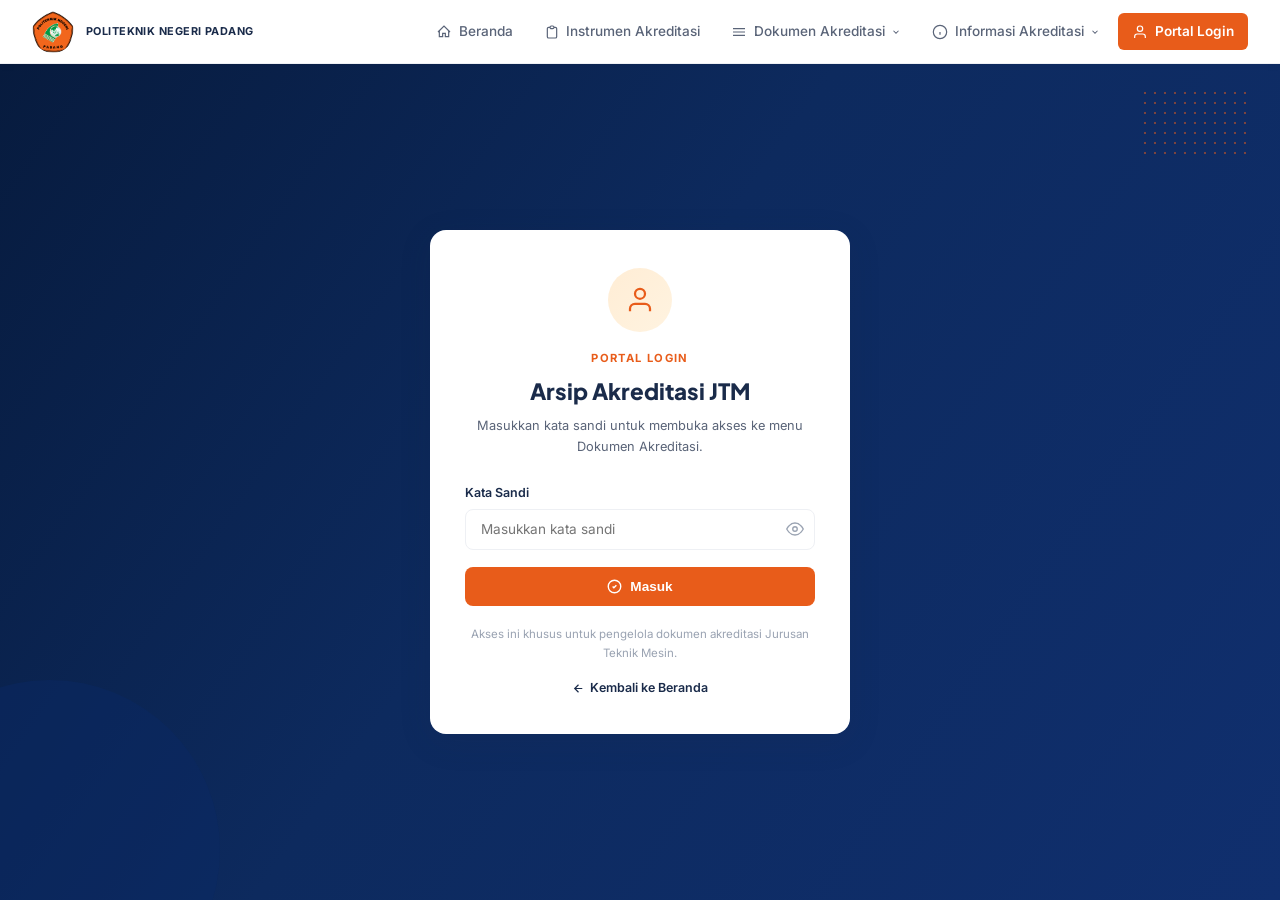
<file: d4tma.html>
<!DOCTYPE html>
<html lang="id">
<head>
  <script>
    // PENJAGA PINTU: cek akses sebelum halaman ini ditampilkan.
    // Status login sekarang berlaku HANYA untuk hari ini - begitu tanggal
    // berganti (lewat tengah malam), otomatis dianggap kadaluwarsa dan
    // akan dilempar balik ke portal.html untuk login ulang.
    // Diletakkan paling atas <head> supaya berjalan SEBELUM konten dokumen
    // sempat dirender, sehingga tidak ada celah "kelihatan sekilas" lalu redirect.
    (function () {
      function todayStr() {
        return new Date().toISOString().slice(0, 10);
      }
      try {
        var granted = localStorage.getItem('pnp_jtm_access') === 'granted';
        var sameDay = localStorage.getItem('pnp_jtm_access_date') === todayStr();
        if (!granted || !sameDay) {
          location.replace('portal.html');
        }
      } catch (e) {
        location.replace('portal.html');
      }
    })();
  </script>
  <meta charset="UTF-8" />
  <meta name="viewport" content="width=device-width, initial-scale=1.0" />
  <title>Dokumen Akreditasi – D4 Teknik Manufaktur – Politeknik Negeri Padang</title>
  <link href="https://fonts.googleapis.com/css2?family=Plus+Jakarta+Sans:wght@400;500;600;700;800&family=Inter:wght@400;500;600&display=swap" rel="stylesheet" />
  <style>
    :root {
      --navy: #1a2b4a;
      --navy-dk: #0f1c32;
      --orange: #e85c1a;
      --orange-lt: #f47c44;
      --white: #ffffff;
      --gray-50: #f8f9fb;
      --gray-100: #eef0f4;
      --gray-400: #9aa3b2;
      --gray-600: #5a6478;
      --gray-800: #2d3444;
      --shadow: 0 2px 12px rgba(26,43,74,.10);
      --shadow-lg: 0 8px 32px rgba(26,43,74,.14);
      --r-lg: 16px;
    }
    *, *::before, *::after { box-sizing: border-box; margin: 0; padding: 0; }
    body { font-family: 'Inter', sans-serif; background: var(--white); color: var(--gray-800); line-height: 1.6; }

    /* ===== NAVBAR ===== */
    nav {
      position: sticky; top: 0; z-index: 100;
      background: var(--white);
      border-bottom: 1px solid var(--gray-100);
      box-shadow: 0 1px 8px rgba(0,0,0,.06);
      display: flex; align-items: center;
      padding: 0 2rem; height: 64px; gap: 1.5rem;
    }
    .nav-brand { display: flex; align-items: center; gap: .75rem; text-decoration: none; }
    .nav-logo { width: 42px; height: 42px; border-radius: 50%; overflow: hidden; flex-shrink: 0; }
    .nav-logo img { width: 100%; height: 100%; object-fit: cover; }
    .nav-brand-text .inst { font-size: .68rem; font-weight: 700; color: var(--navy); letter-spacing: .04em; text-transform: uppercase; }
    .nav-links { display: flex; gap: .25rem; margin-left: auto; align-items: center; list-style: none; }
    .nav-links > li > a {
      display: flex; align-items: center; gap: .4rem;
      padding: .45rem .85rem; border-radius: 6px;
      font-size: .85rem; font-weight: 500;
      color: var(--gray-600); text-decoration: none;
      transition: background .15s, color .15s;
    }
    .nav-links > li > a:hover { background: var(--gray-50); color: var(--navy); }
    .nav-links > li > a.active { background: var(--navy); color: var(--white); border-radius: 8px; }
    .btn-login {
      background: var(--orange) !important; color: var(--white) !important;
      border-radius: 6px !important; padding: .45rem .9rem !important;
      font-size: .85rem; font-weight: 600;
      text-decoration: none !important;
    }
    .btn-login:hover { background: var(--orange-lt) !important; }
    .nav-icon { width: 16px; height: 16px; stroke: currentColor; fill: none; stroke-width: 1.8; }
    .nav-item { position: relative; list-style: none; }
    .nav-item > a {
      display: flex; align-items: center; gap: .4rem;
      padding: .45rem .85rem; border-radius: 6px;
      font-size: .85rem; font-weight: 500;
      color: var(--gray-600); text-decoration: none;
      transition: background .15s, color .15s; cursor: pointer;
    }
    .nav-item > a:hover, .nav-item > a.active { background: var(--navy); color: var(--white); border-radius: 8px; }
    .chevron { width: 10px; height: 10px; stroke: currentColor; fill: none; stroke-width: 2.5; transition: transform .2s; }
    .dropdown-menu {
      display: none; position: absolute; top: 100%; left: 0;
      background: var(--white); border: 1px solid var(--gray-100);
      border-radius: 10px; box-shadow: var(--shadow-lg);
      min-width: 220px; padding: .4rem 0; z-index: 200;
      margin-top: 8px; padding-top: 8px;
    }
    .dropdown-menu a {
      display: flex; align-items: center; gap: .5rem;
      padding: .55rem 1rem; font-size: .82rem; font-weight: 500;
      color: var(--gray-600); text-decoration: none; background: none;
      transition: background .12s, color .12s;
    }
    .dropdown-menu a:hover { background: var(--gray-50); color: var(--navy); }
    .dropdown-menu a.active-sub { color: var(--orange); font-weight: 600; }
    .dot { width: 6px; height: 6px; border-radius: 50%; background: var(--orange); flex-shrink: 0; }

    /* ===== HERO ===== */
    .hero {
      position: relative; min-height: 280px;
      background: linear-gradient(125deg, #071b3e 0%, #0d2a5e 50%, #102f6e 100%);
      display: grid; grid-template-columns: 1.3fr 1fr; overflow: hidden;
    }
    .hero-arc {
      position: absolute; right: -78px; top: -88px;
      width: 450px; height: 450px; border-radius: 50%;
      border: 57px solid var(--orange);
      opacity: .15; z-index: 1; pointer-events: none;
    }
    .hero-dots-tr {
      position: absolute; top: 16px; right: 16px;
      width: 90px; height: 60px;
      background-image: radial-gradient(circle, rgba(232,92,26,.5) 1.5px, transparent 1.5px);
      background-size: 10px 10px; z-index: 2; pointer-events: none;
    }
    .hero-dots-bl {
      position: absolute; bottom: 30px; left: 240px;
      width: 60px; height: 40px;
      background-image: radial-gradient(circle, rgba(255,255,255,.15) 1.5px, transparent 1.5px);
      background-size: 9px 9px; z-index: 2; pointer-events: none;
    }
    .hero-content {
      position: relative; z-index: 3;
      display: flex; flex-direction: column; justify-content: center;
      padding: 1.85rem 2rem 1.85rem 2.5rem;
    }
    .hero-breadcrumb {
      display: flex; align-items: center; gap: .4rem;
      font-size: .78rem; color: rgba(160,195,225,.7); margin-bottom: .95rem;
      flex-wrap: wrap;
    }
    .hero-breadcrumb a { color: var(--orange); text-decoration: none; font-weight: 600; }
    .hero-breadcrumb a:hover { text-decoration: underline; }
    .hero-breadcrumb .sep { color: rgba(160,195,225,.4); }
    .hero-eyebrow {
      font-size: .72rem; font-weight: 700; letter-spacing: .1em;
      text-transform: uppercase; color: var(--orange); margin-bottom: .45rem;
    }
    .hero-main-title {
      font-family: 'Plus Jakarta Sans', sans-serif;
      font-size: 2.5rem; font-weight: 800; line-height: 1.1;
      color: var(--white); letter-spacing: -.02em; margin-bottom: .1rem;
    }
    .hero-main-title span { color: var(--orange); display: block; }
    .hero-sub { font-size: .93rem; font-weight: 600; color: rgba(200,220,240,.85); margin-top: .45rem; }
    .hero-desc-block { margin-top: .8rem; max-width: 460px; }
    .hero-desc-block p { font-size: .8rem; color: rgba(160,195,225,.85); line-height: 1.62; margin-bottom: .45rem; }
    .hero-visual {
      position: relative; z-index: 3;
      display: flex; align-items: center;
      justify-content: center;
      padding: 1.6rem 2rem 1.6rem 0;
    }
    .hero-img-wrap { position: relative; width: 100%; max-width: 395px; height: 260px; margin-right: 1.8rem; }
    .hero-img-bg {
      position: absolute; right: -30px; top: 50%; transform: translateY(-50%);
      width: 110%; height: 120%;
      background: linear-gradient(160deg, #0d3a8a 0%, #072060 100%);
      border-radius: 50% 20% 50% 20%; z-index: 0;
    }
    .hero-img-container {
      position: relative; z-index: 2; width: 100%; height: 100%;
      border-radius: 50%;
      overflow: hidden; box-shadow: 0 8px 40px rgba(0,0,0,.45);
    }
    .hero-img-container img {
      width: 100%; height: 100%;
      object-fit: cover;
      object-position: center 60%;
      margin-top: 0px;
    }
    .deco-dots {
      position: absolute; top: 8px; right: -8px; width: 70px; height: 50px;
      background-image: radial-gradient(circle, rgba(232,92,26,.6) 1.5px, transparent 1.5px);
      background-size: 9px 9px; z-index: 5;
    }
    .hero-chevrons {
      position: absolute; left: 50%; top: 50%;
      transform: translate(-50%, -50%); z-index: 4; display: flex; gap: 4px;
    }
    .chev { display: block; width: 0; height: 0; border-top: 23px solid transparent; border-bottom: 23px solid transparent; border-left: 18px solid rgba(232,92,26,.45); }
    .chev.dim { border-left-color: rgba(232,92,26,.18); }
    .hero-bottom-bar { position: absolute; bottom: 0; left: 0; right: 0; height: 5px; background: var(--orange); z-index: 10; }

    /* ===== CONTENT ===== */
    .content-wrap { padding: 2rem 2.5rem; background: var(--white); }

    /* ===== TOOLBAR ===== */
    .toolbar {
      display: flex; align-items: center; justify-content: space-between;
      flex-wrap: nowrap; gap: 1rem; margin-bottom: 1.2rem;
      position: sticky; top: 64px; z-index: 95;
      background: var(--white);
      padding: 1rem 0 1rem;
      box-shadow: 0 4px 10px rgba(26,43,74,.06);
    }
    .toolbar-left { display: flex; align-items: center; gap: .75rem; flex-shrink: 0; }
    .toolbar-icon {
      width: 42px; height: 42px; border-radius: 10px;
      background: #fff7ed; display: flex; align-items: center; justify-content: center; flex-shrink: 0;
    }
    .toolbar-icon svg { width: 22px; height: 22px; stroke: var(--orange); fill: none; stroke-width: 1.8; }
    .toolbar-text h2 { font-family: 'Plus Jakarta Sans', sans-serif; font-size: .95rem; font-weight: 700; color: var(--navy); white-space: nowrap; }
    .toolbar-text p { font-size: .75rem; color: var(--gray-600); margin-top: .1rem; white-space: nowrap; }
    .toolbar-right { display: flex; align-items: center; gap: .5rem; margin-left: auto; flex-shrink: 1; min-width: 0; }
    .year-group { display: flex; align-items: center; gap: .5rem; flex-shrink: 0; }
    .year-label { font-size: .8rem; color: var(--gray-600); font-weight: 500; }
    .year-btn {
      display: flex; align-items: center; justify-content: center;
      height: 36px; box-sizing: border-box;
      padding: 0 1rem; border-radius: 6px; font-size: .8rem; font-weight: 600;
      border: 1.5px solid var(--gray-100); background: var(--white); color: var(--gray-600);
      cursor: pointer; transition: all .15s;
    }
    .year-btn:hover { border-color: var(--navy); color: var(--navy); }
    .year-btn.active { background: var(--navy); color: var(--white); border-color: var(--navy); }

    /* ===== SEARCH BOX ===== */
    .search-group { display: flex; align-items: center; gap: .4rem; position: relative; flex: 1 1 140px; min-width: 110px; }
    .search-group svg {
      position: absolute; left: .65rem; top: 50%; transform: translateY(-50%);
      width: 15px; height: 15px;
      stroke: var(--gray-400); fill: none; stroke-width: 2; pointer-events: none;
    }
    .search-input {
      height: 36px; box-sizing: border-box;
      padding: 0 .7rem 0 2rem;
      border: 1.5px solid var(--gray-100); border-radius: 6px;
      font-size: .8rem; color: var(--gray-800);
      width: 100%; max-width: 240px; min-width: 0; outline: none;
      transition: border-color .15s;
      font-family: 'Inter', sans-serif;
    }
    .search-input:focus { border-color: var(--orange); }
    .search-input::placeholder { color: var(--gray-400); }
    .search-no-result td {
      text-align: center; padding: 1.5rem !important;
      color: var(--gray-400); font-size: .8rem; font-style: italic;
    }
    mark.hl {
      background: #ffe066;
      color: var(--gray-800);
      padding: 0 1px;
      border-radius: 2px;
      font-weight: 700;
    }

    /* ===== TOGGLE SKOR CAPAIAN BUTTON (diperkecil) ===== */
    .toggle-skor-btn {
      display: flex; align-items: center; justify-content: center; gap: .35rem;
      height: 36px; box-sizing: border-box;
      padding: 0 .75rem; border-radius: 6px; font-size: .72rem; font-weight: 600;
      border: 1.5px solid var(--orange); background: #fff7ed; color: var(--orange);
      cursor: pointer; transition: all .15s;
      flex-shrink: 0; white-space: nowrap;
    }
    .toggle-skor-btn:hover { background: var(--orange); color: var(--white); }
    .toggle-skor-btn.is-open { background: var(--navy); color: var(--white); border-color: var(--navy); }
    .toggle-skor-btn .chevron-icon {
      width: 10px; height: 10px; stroke: currentColor; fill: none; stroke-width: 2.5;
      transition: transform .25s ease;
    }
    .toggle-skor-btn.is-open .chevron-icon { transform: rotate(180deg); }


    /* ===== AKREDITASI TABLE (matrik style) ===== */
    .akred-table-wrap {
      position: relative;
      border: 1px solid #b0b8c9;
      border-radius: 10px;
      box-shadow: var(--shadow);
      overflow-x: auto;
      -webkit-overflow-scrolling: touch;
    }
    .akred-table-wrap::-webkit-scrollbar { height: 10px; }
    .akred-table-wrap::-webkit-scrollbar-track { background: var(--gray-50); }
    .akred-table-wrap::-webkit-scrollbar-thumb { background: var(--orange); border-radius: 10px; }
    .scroll-hint {
      display: flex; align-items: center; gap: .4rem;
      font-size: .72rem; color: var(--gray-600);
      margin-bottom: .5rem;
    }
    .scroll-hint svg { width: 14px; height: 14px; stroke: var(--orange); fill: none; stroke-width: 2; }
    .akred-table { width: 100%; border-collapse: separate; border-spacing: 0; font-size: .68rem; table-layout: fixed; }
    .akred-table th, .akred-table td {
      border: none;
      box-shadow: inset -1px -1px 0 0 #c8d3e6, inset 1px 1px 0 0 #c8d3e6;
      background-clip: padding-box;
      padding: .5rem .55rem;
      vertical-align: top;
      line-height: 1.5;
      overflow-wrap: break-word;
      word-break: break-word;
    }
    .akred-table thead {
      z-index: 80;
    }
    .akred-table thead th {
      background: #d6e4f7; color: var(--navy);
      font-family: 'Plus Jakarta Sans', sans-serif;
      font-weight: 700; font-size: .72rem; text-align: center;
      vertical-align: middle;
      padding: .6rem .5rem;
      white-space: nowrap;
      background-clip: padding-box;
    }
    .akred-table .penilaian-head { background: #c3d8f2; letter-spacing: .02em; }
    .akred-table .skor-head-row th { background: #eaf1fb; font-size: .82rem; padding: .4rem; }
    .th-no { width: 2.2%; font-size: .67rem !important; }
    .th-kriteria { width: 8%; }
    .th-indikator { width: 12.5%; }
    .th-p { width: 11.8%; }
    .th-skor {
      width: 5%; line-height: 1.25; font-size: .67rem !important;
      cursor: pointer; user-select: none;
    }
    .th-skor .th-inner { display: flex; flex-direction: column; align-items: center; justify-content: center; gap: .2rem; }
    .th-skor .chevron-icon { width: 11px; height: 11px; stroke: currentColor; fill: none; stroke-width: 2.5; transition: transform .25s ease; }
    .th-skor.is-open .chevron-icon { transform: rotate(180deg); }
    .th-datadukung { width: 17.8%; font-size: .71rem !important; }

    .akred-table .section-row td {
      background: linear-gradient(90deg, #2eab6e, #38c27d);
      color: var(--white);
      font-family: 'Plus Jakarta Sans', sans-serif;
      font-weight: 700; font-size: .82rem;
      padding: .6rem .85rem;
      letter-spacing: .01em;
      width: 100%;
      box-shadow: none;
    }
    .akred-table .sub-row td {
      background: #dceaf0; color: var(--navy);
      font-weight: 700; font-size: .75rem;
      padding: .45rem .85rem;
      box-shadow: inset 0 1px 0 0 #b9d4e0, inset 0 -1px 0 0 #b9d4e0;
      width: 100%;
    }
    .akred-table tbody tr:not(.section-row):not(.sub-row):hover td {
      background: #f7faff;
    }

    .td-no { text-align: center; font-weight: 700; color: var(--navy); font-family: 'Plus Jakarta Sans', sans-serif; width: 2.2%; font-size: .72rem; white-space: nowrap; }
    .td-kriteria { color: var(--navy); font-weight: 600; width: 8%; white-space: pre-line; }
    .td-indikator { width: 12.5%; white-space: pre-line; color: var(--gray-800); }
    .td-penilaian { width: 11.5%; white-space: pre-line; color: var(--gray-800); }
    .td-penilaian.skor-4 { background: #f3fff6; }
    .td-penilaian.td-merged { text-align: center; }
    .akred-table tr.formula-row td {
      background: #f5f7fa;
      border-top: none;
    }
    .akred-table tr.formula-row td.td-formula {
      color: var(--gray-800);
      white-space: pre-line;
      text-align: left;
      font-size: .68rem;
      padding: .5rem .85rem;
    }
    .formula-divider {
      border: none;
      border-top: 1px solid var(--gray-300, #d0d5dd);
      margin: .35rem 0 .1rem;
    }
    .td-skor { text-align: center; vertical-align: middle !important; width: 5%; }
    .skor-badge {
      display: inline-flex; align-items: center; justify-content: center;
      width: 26px; height: 26px;
      border-radius: 50%; background: #d6e4f7;
      color: var(--navy); font-weight: 700; font-size: .76rem;
    }
    .td-datadukung { width: 17.8%; white-space: pre-line; }
    .link-doc { color: #1a56db; text-decoration: underline; font-size: .72rem; display: block; }
    .link-doc:hover { color: var(--orange); }

    /* ===== KOLOM SKOR CAPAIAN: collapsible & dipindah ke ujung kanan ===== */
    /* Kolom "Skor Capaian" disembunyikan secara default (tertutup),
       diletakkan paling kanan setelah kolom Dokumen (LKPS & Data Dukung).
       Dibuka/ditutup lewat tombol toolbar atau klik header "Skor Capaian". */
    col.col-skor { transition: width .28s ease; }
    th.col-skor, td.col-skor { transition: padding .2s ease, border-width .2s ease; }
    .skor-content { display: block; }

    .akred-table-wrap.skor-collapsed col.col-skor { width: 0 !important; }
    .akred-table-wrap.skor-collapsed th.col-skor,
    .akred-table-wrap.skor-collapsed td.col-skor {
      width: 0 !important; min-width: 0 !important; max-width: 0 !important;
      padding: 0 !important; border-left: 0 !important; border-right: 0 !important;
      overflow: hidden;
    }
    .akred-table-wrap.skor-collapsed .skor-content { display: none; }

    /* Saat Skor Capaian ditampilkan, hanya kolom Dokumen (LKPS/Data Dukung)
       yang mengecil untuk memberi ruang — kolom lain tetap seperti semula. */
    col.col-datadukung { transition: width .28s ease; }
    th.col-datadukung, td.col-datadukung { transition: width .28s ease; }
    .akred-table-wrap:not(.skor-collapsed) col.col-datadukung { width: 12.8% !important; }
    .akred-table-wrap:not(.skor-collapsed) th.col-datadukung,
    .akred-table-wrap:not(.skor-collapsed) td.col-datadukung { width: 12.8% !important; }

    /* ===== PAGINATION ===== */
    .pagination-wrap { display: flex; justify-content: center; margin: 1.4rem 0 .5rem; }
    .pagination {
      display: flex; align-items: center; gap: .3rem;
      background: var(--gray-50); border: 1px solid var(--gray-100);
      padding: .35rem; border-radius: 10px; box-shadow: var(--shadow);
    }
    .page-btn {
      min-width: 34px; height: 34px; padding: 0 .5rem;
      display: flex; align-items: center; justify-content: center;
      border: none; border-radius: 7px;
      font-family: 'Inter', sans-serif; font-size: .82rem; font-weight: 600;
      color: var(--gray-600); background: transparent;
      cursor: pointer; transition: background .15s, color .15s;
    }
    .page-btn:hover:not(:disabled):not(.active) { background: var(--white); color: var(--navy); }
    .page-btn.active { background: var(--orange); color: var(--white); }
    .page-btn:disabled { color: var(--gray-400); cursor: not-allowed; opacity: .5; }
    .page-ellipsis { padding: 0 .35rem; color: var(--gray-400); font-size: .82rem; user-select: none; }

    /* ===== FOOTER ===== */
    footer { background: var(--navy-dk); padding: 2.5rem 2.5rem 1.2rem; color: #7fa0bc; }
    .footer-grid { display: grid; grid-template-columns: 2fr 1fr 1fr 1.4fr; gap: 2rem; margin-bottom: 2rem; }
    .footer-col h5 { font-family: 'Plus Jakarta Sans', sans-serif; font-size: .82rem; font-weight: 700; color: var(--white); margin-bottom: .8rem; }
    .footer-col p, .footer-col a { font-size: .76rem; color: #7fa0bc; line-height: 1.8; text-decoration: none; display: block; }
    .footer-col a:hover { color: var(--orange-lt); }
    .footer-contact-item { display: flex; align-items: flex-start; gap: .5rem; font-size: .76rem; color: #7fa0bc; margin-bottom: .4rem; line-height: 1.4; }
    .footer-contact-item svg { width: 13px; height: 13px; stroke: var(--orange); fill: none; stroke-width: 1.8; flex-shrink: 0; margin-top: 2px; }
    .footer-bottom { border-top: 1px solid #1e3a60; padding-top: 1.1rem; text-align: center; font-size: .73rem; color: #4a6580; }

    @media (max-width: 768px) {
      .hero { grid-template-columns: 1fr; min-height: auto; }
      .hero-visual { display: none; }
      .hero-main-title { font-size: 2.2rem; }
      nav { padding: 0 1rem; }
      .content-wrap { padding: 1.5rem; }
      .footer-grid { grid-template-columns: 1fr; }
      .toolbar { flex-direction: column; align-items: flex-start; }
      .toolbar-right { margin-left: 0; flex-wrap: wrap; }
      .toggle-skor-btn { margin-left: 0; }
    }
  
    /* ===== NAV RESPONSIVE (HAMBURGER) ===== */
    .nav-toggle {
      display: none;
      background: none;
      border: none;
      cursor: pointer;
      padding: 6px;
      margin-left: auto;
      z-index: 210;
    }
    .nav-toggle svg { width: 26px; height: 26px; stroke: var(--navy, #1a2b4a); fill: none; stroke-width: 2; }

    @media (max-width: 768px) {
      .nav-toggle { display: block; }
      .nav-links {
        display: none;
        position: absolute;
        top: 64px;
        left: 0;
        width: 100%;
        flex-direction: column;
        align-items: stretch;
        background: var(--white, #fff);
        box-shadow: 0 8px 20px rgba(0,0,0,.10);
        padding: .5rem 1rem 1rem;
        gap: .15rem;
        margin: 0;
        max-height: calc(100vh - 64px);
        overflow-y: auto;
      }
      .nav-links.active { display: flex; }
      .nav-links li { width: 100%; }
      .nav-links > li > a, .nav-links .nav-item > a { width: 100%; }
      .nav-item .dropdown-menu {
        display: none;
        position: static;
        box-shadow: none;
        border: none;
        min-width: 0;
        width: 100%;
        padding-left: 1rem;
        margin-top: 0;
        padding-top: 0;
      }
      .nav-item .dropdown-menu.active { display: block; }
    }
    /* ===== END NAV RESPONSIVE ===== */
  </style>
</head>
<body>
  <script src="guard.js"></script>

<!-- NAVBAR -->
<nav>
  <a href="index.html" class="nav-brand">
    <div class="nav-logo">
      <img src="logopnp.png" alt="Logo PNP">
    </div>
    <div class="nav-brand-text">
      <div class="inst">Politeknik Negeri Padang</div>
    </div>
  </a>
  <button class="nav-toggle" id="navToggle" aria-label="Buka menu">
    <svg viewBox="0 0 24 24"><path d="M3 6h18M3 12h18M3 18h18" stroke-linecap="round"/></svg>
  </button>
  <ul class="nav-links">
    <li>
      <a href="index.html">
        <svg class="nav-icon" viewBox="0 0 24 24"><path d="M3 12L12 3l9 9M5 10v9h5v-5h4v5h5v-9"/></svg>
        Beranda
      </a>
    </li>
    <li class="nav-item">
      <a href="instrumen.html">
        <svg class="nav-icon" viewBox="0 0 24 24"><path d="M9 5H7a2 2 0 00-2 2v12a2 2 0 002 2h10a2 2 0 002-2V7a2 2 0 00-2-2h-2M9 5a2 2 0 002 2h2a2 2 0 002-2M9 5a2 2 0 012-2h2a2 2 0 012 2"/></svg>
        Instrumen Akreditasi
      </a>
    </li>
    <li class="nav-item">
      <a href="#" class="active">
        <svg class="nav-icon" viewBox="0 0 24 24"><path d="M3 7h18M3 12h18M3 17h18"/></svg>
        Dokumen Akreditasi
        <svg class="chevron" viewBox="0 0 24 24"><path d="M6 9l6 6 6-6"/></svg>
      </a>
      <div class="dropdown-menu">
        <a href="d3tme.html"><span class="dot"></span>D3 Teknik Mesin</a>
        <a href="d3tab.html"><span class="dot"></span>D3 Teknik Alat Berat</a>
        <a href="d4tma.html" class="active-sub"><span class="dot"></span>D4 Teknik Manufaktur</a>
        <a href="d4rpm.html"><span class="dot"></span>D4 Rekayasa Perancangan Mekanik</a>
      </div>
    </li>
   <!-- Informasi Akreditasi — ADA dropdown -->
    <li class="nav-item">
      <a href="#">
        <svg class="nav-icon" viewBox="0 0 24 24"><circle cx="12" cy="12" r="10"/><path d="M12 16v-4M12 8h.01"/></svg>
        Informasi Akreditasi
        <svg class="chevron" viewBox="0 0 24 24"><path d="M6 9l6 6 6-6"/></svg>
      </a>
      <div class="dropdown-menu">
        <a href="status.html"><span class="dot"></span>Status Akreditasi</a>
        <a href="tim.html"><span class="dot"></span>Tim Akreditasi</a>
        <a href="kegiatan.html"><span class="dot"></span>Kegiatan Akreditasi</a>
      </div>
    </li>
    <li>
      <a href="portal.html" class="btn-login">
        <svg class="nav-icon" viewBox="0 0 24 24"><path d="M20 21v-2a4 4 0 00-4-4H8a4 4 0 00-4 4v2"/><circle cx="12" cy="7" r="4"/></svg>
        Portal Login
      </a>
    </li>
  </ul>
</nav>

<!-- HERO -->
<section class="hero">
  <div class="hero-arc"></div>
  <div class="hero-dots-tr"></div>
  <div class="hero-dots-bl"></div>
  <div class="hero-content">
    <div class="hero-breadcrumb">
      <a href="index.html">Beranda</a>
      <span class="sep">/</span>
      <a href="#">Dokumen Akreditasi</a>
      <span class="sep">/</span>
      <span>D4 Teknik Manufaktur</span>
    </div>
    <div class="hero-eyebrow">Dokumen Akreditasi</div>
    <h1 class="hero-main-title">
      ARSIP<br><span>D4 TEKNIK MANUFAKTUR</span>
    </h1>
    <div class="hero-sub">Politeknik Negeri Padang</div>
    <div class="hero-desc-block">
      <p>Sistem informasi pengelolaan dokumen akreditasi Program Studi D4 Teknik Manufaktur yang terstruktur, aman, dan mudah diakses.</p>
      <p>Dokumen mencakup kriteria penilaian, indikator capaian, skor, dan bukti pendukung proses akreditasi LAM Teknik.</p>
    </div>
  </div>
  <div class="hero-chevrons">
    <span class="chev dim"></span>
    <span class="chev dim"></span>
    <span class="chev"></span>
  </div>
  <div class="hero-visual">
    <div class="hero-img-wrap">
      <div class="hero-img-bg"></div>
      <div class="deco-dots"></div>
      <div class="hero-img-container">
        <img src="gambar gedung.png" alt="Gedung Politeknik Negeri Padang">
      </div>
    </div>
  </div>
  <div class="hero-bottom-bar"></div>
</section>

<!-- CONTENT -->
<div class="content-wrap">
  <div class="toolbar">
    <div class="toolbar-left">
      <div class="toolbar-icon">
        <svg viewBox="0 0 24 24"><path d="M9 5H7a2 2 0 00-2 2v12a2 2 0 002 2h10a2 2 0 002-2V7a2 2 0 00-2-2h-2M9 5a2 2 0 002 2h2a2 2 0 002-2M9 5a2 2 0 012-2h2a2 2 0 012 2"/></svg>
      </div>
      <div class="toolbar-text">
        <h2>Dokumen Akreditasi – D4 Teknik Manufaktur</h2>
        <p>Matrik penilaian LKPS sesuai kriteria, indikator, dan bukti dokumen akreditasi LAM Teknik.</p>
      </div>
    </div>
    <div class="toolbar-right">
      <div class="search-group">
        <svg viewBox="0 0 24 24"><circle cx="11" cy="11" r="8"/><path d="M21 21l-4.35-4.35"/></svg>
        <input type="text" id="searchInput" class="search-input" placeholder="Cari kriteria atau indikator..." oninput="onSearchInput(this.value)">
      </div>
      <div class="year-group">
        <span class="year-label">Tahun:</span>
        <button class="year-btn active" onclick="setYear(2023, this)">2023</button>
        <button class="year-btn" onclick="setYear(2028, this)">2028</button>
      </div>
      <button class="toggle-skor-btn" id="toggleSkorBtn" onclick="toggleSkor()" type="button">
        <svg class="chevron-icon" viewBox="0 0 24 24"><path d="M6 9l6 6 6-6"/></svg>
        <span id="toggleSkorLabel">Tampilkan Skor Capaian</span>
      </button>
    </div>
  </div>

  <div class="akred-table-wrap skor-collapsed" id="akredTableWrap">
    <table class="akred-table">
  <colgroup>
    <col style="width:2.5%">   <!-- No -->
    <col style="width:8%">     <!-- Elemen -->
    <col style="width:12.5%">  <!-- Indikator -->
    <col style="width:11.8%">  <!-- Skor 4 -->
    <col style="width:11.8%">  <!-- Skor 3 -->
    <col style="width:11.8%">  <!-- Skor 2 -->
    <col style="width:10.5%">  <!-- Skor 1 -->
    <col style="width:10.5%">  <!-- Skor 0 -->
    <col class="col-datadukung" style="width:17.8%">  <!-- Dokumen (LKPS/Data Dukung) -->
    <col class="col-skor" style="width:5%">     <!-- Skor Capaian (dipindah ke ujung kanan) -->
  </colgroup>
  <thead>
      <tr>
          <th rowspan="2" class="th-no">No</th>
          <th rowspan="2" class="th-kriteria">Elemen</th>
          <th rowspan="2" class="th-indikator">Indikator</th>
          <th colspan="5" class="penilaian-head">Kriteria Penilaian</th>
          <th rowspan="2" class="th-datadukung col-datadukung">Dokumen<br>(LKPS / Data Dukung)</th>
          <th rowspan="2" class="th-skor col-skor" id="thSkorCapaian" onclick="toggleSkor()">
            <span class="th-inner">
              <span class="skor-content"><span style="white-space:nowrap">Skor</span><br><span style="white-space:nowrap">Capaian</span></span>
              <svg class="chevron-icon" viewBox="0 0 24 24"><path d="M6 9l6 6 6-6"/></svg>
            </span>
          </th>
        </tr>
        <tr class="skor-head-row">
          <th class="th-p">4</th>
          <th class="th-p">3</th>
          <th class="th-p">2</th>
          <th class="th-p">1</th>
          <th class="th-p">0</th>
        </tr>
      </thead>
      <tbody id="tbl-body"></tbody>
    </table>
  </div>

  <div class="pagination-wrap" id="paginationWrap"></div>
</div>

<!-- FOOTER -->
<footer>
  <div class="footer-grid">
    <div class="footer-col">
      <h5>Tentang Sistem</h5>
      <p>Sistem Informasi Arsip Akreditasi Jurusan Teknik Mesin Politeknik Negeri Padang merupakan platform digital untuk pengelolaan dokumen akreditasi yang terstruktur, aman, dan mudah diakses.</p>
    </div>
    <div class="footer-col">
      <h5>Menu Utama</h5>
      <a href="index.html">Beranda</a>
      <a href="instrumen.html">Instrumen Akreditasi</a>
      <a href="d3tme.html">Dokumen Akreditasi</a>
      <a href="status.html">Informasi Akreditasi</a>
      <a href="portal.html">Portal Login</a>
    </div>
    <div class="footer-col">
      <h5>Tautan Cepat</h5>
      <a href="https://www.pnp.ac.id/">Politeknik Negeri Padang</a>
      <a href="https://me.pnp.ac.id/">Jurusan Teknik Mesin</a>
      <a href="https://lamteknik.or.id/">LAM TEKNIK</a>
      <a href="https://kemdiktisaintek.go.id/">Kementerian Pendidikan</a>
    </div>
    <div class="footer-col">
      <h5>Kontak Kami</h5>
      <div class="footer-contact-item">
        <svg viewBox="0 0 24 24"><path d="M21 10c0 7-9 13-9 13S3 17 3 10a9 9 0 0118 0z"/><circle cx="12" cy="10" r="3"/></svg>
        Politeknik Negeri Padang, Jl. Kampus, Limau Manis, Padang 25164
      </div>
      <div class="footer-contact-item">
        <svg viewBox="0 0 24 24"><path d="M22 16.92v3a2 2 0 01-2.18 2 19.79 19.79 0 01-8.63-3.07A19.5 19.5 0 013.07 9.81a19.79 19.79 0 01-3.07-8.7A2 2 0 012.18 1h3a2 2 0 012 1.72c.127.96.361 1.903.7 2.81a2 2 0 01-.45 2.11L6.91 8.15a16 16 0 006.29 6.29l1.51-1.52a2 2 0 012.11-.45c.907.339 1.85.573 2.81.7A2 2 0 0122 16.92z"/></svg>
        (0751) 72590
      </div>
      <div class="footer-contact-item">
        <svg viewBox="0 0 24 24"><path d="M4 4h16c1.1 0 2 .9 2 2v12c0 1.1-.9 2-2 2H4c-1.1 0-2-.9-2-2V6c0-1.1.9-2 2-2z"/><polyline points="22,6 12,13 2,6"/></svg>
        info@pnp.ac.id
      </div>
    </div>
  </div>
  <div class="footer-bottom">© 2026 Politeknik Negeri Padang. All rights reserved.</div>
</footer>

<script>
  /* ===================================================
     DATA TABEL AKREDITASI — Matrik Penilaian LKPS
     Diambil dari file Excel matrik penilaian.
     Ganti isi "data2023" / sesuaikan untuk tahun lain.
  =================================================== */
  const sections2023 = [
  {
    "title": "A. Kondisi Eksternal",
    "items": [
      {
        "no": 1,
        "sub": null,
        "kriteria": "Konsistensi dengan hasil analisis SWOT dan/atau analisis lain serta rencana pengembangan ke depan",
        "indikator": "Konsistensi dengan hasil analisis SWOT dan/atau analisis lain serta rencana pengembangan ke depan.",
        "p4": "Unit Pengelola Program Studi (UPPS) mampu:\n1) mengidentifikasi kondisi lingkungan dan industri yang relevan secara komprehensif dan strategis;\n2) menetapkan posisi relatif program studi terhadap lingkungannya;\n3) menggunakan hasil identifikasi dan posisi yang ditetapkan untuk melakukan analisis (SWOT/metode analisis lain yang relevan) untuk pengembangan program studi; dan\n4) merumuskan strategi pengembangan program studi yang berkesesuaian untuk menghasilkan program-program pengembangan alternatif yang tepat.",
        "p3": "Unit Pengelola Program Studi (UPPS) mampu:\n1) mengidentifikasi kondisi lingkungan dan industri yang relevan secara komprehensif;\n2) menetapkan posisi relatif program studi terhadap lingkungannya; dan\n3) menggunakan hasil identifikasi dan posisi yang ditetapkan untuk melakukan analisis (SWOT/metode analisis lain yang relevan) untuk pengembangan program studi.",
        "p2": "Unit Pengelola Program Studi (UPPS) mampu:\n1) mengidentifikasi kondisi lingkungan dan industri yang relevan; dan\n2) menetapkan posisi relatif program studi terhadap lingkungannya.",
        "p1": "Unit Pengelola Program Studi (UPPS) kurang mampu:\n1) mengidentifikasi kondisi lingkungan dan industri yang relevan; dan\n2) menetapkan posisi relatif program studi terhadap lingkungannya.",
        "p0": "Unit Pengelola Program Studi (UPPS) tidak mampu:\n1) mengidentifikasi kondisi lingkungan dan industri yang relevan; dan\n2) menetapkan posisi relatif program studi terhadap lingkungannya.",
        "lkps": "LKPS",
        "lkpsLink": "",
        "datadukung": [
          { "nama": "1. Renstra Jurusan Teknik Mesin 2022-2026", "link": "https://drive.google.com/file/d/1rOSsY0SF_Zj_1BHEr06Vb0heBysd0r5Z/view?usp=sharing" },
          { "nama": "2. Dokumen Analisis SWOT UPPS/Program Studi", "link": "https://drive.google.com/file/d/1gL-_MLxh_1y_9iJtN51GcZZ6WzYQDnEV/view?usp=sharing" },
          
        ]
      }
    ]
  },
  {
    "title": "B. Profil Unit Pengelola Program Studi",
    "items": [
      {
        "no": 2,
        "sub": null,
        "kriteria": "Keserbacakupan informasi dalam profil dan konsistensi antara profil dengan data dan informasi yang disampaikan",
        "indikator": "Keserbacakupan informasi dalam profil dan konsistensi antara profil dengan data dan informasi yang disampaikan pada masing-masing kriteria, serta menunjukkan iklim yang kondusif untuk pengembangan dan reputasi sebagai rujukan di bidang keilmuannya.",
        "p4": "Profil UPPS:\n1) menunjukkan keserbacakupan informasi yang jelas dan konsisten dengan data dan informasi yang disampaikan pada masing-masing kriteria;\n2) menggambarkan keselarasan dengan substansi keilmuan program studi;\n3) menunjukkan iklim yang kondusif untuk pengembangan keilmuan program studi; dan\n4) menunjukkan reputasi sebagai rujukan di bidang keilmuannya.",
        "p3": "Profil UPPS:\n1) menunjukkan keserbacakupan informasi yang jelas dan konsisten dengan data dan informasi yang disampaikan pada masing-masing kriteria;\n2) menggambarkan keselarasan dengan substansi keilmuan program studi; dan\n3) menunjukkan iklim yang kondusif untuk pengembangan keilmuan program studi.",
        "p2": "Profil UPPS:\n1) menunjukkan keserbacakupan informasi yang jelas dengan data dan informasi yang disampaikan pada masing-masing kriteria; dan\n2) menggambarkan keselarasan dengan substansi keilmuan program studi.",
        "p1": "Profil UPPS:\n1) kurang menunjukkan keserbacakupan informasi yang jelas dengan data dan informasi yang disampaikan pada masing-masing kriteria; dan\n2) kurang menggambarkan keselarasan dengan substansi keilmuan program studi.",
        "p0": "Profil UPPS tidak menunjukkan keserbacakupan informasi yang jelas dengan data dan informasi yang disampaikan pada masing-masing kriteria.",
        "lkps": "LKPS",
        "lkpsLink": "",
        "datadukung": [
          { "nama": "1. Profil UPPS (sejarah, struktur, capaian)", "link": "https://drive.google.com/file/d/1a1iXN2Hmz23J1kAJHwvlma8_QaaiyqxP/view?usp=sharing" },
          { "nama": "2. SK Izin Pendirian Program Studi", "link": "https://drive.google.com/file/d/1leJRt9-j93QQCOzM3ykmD7ci1-H4o9FR/view?usp=sharing" },
          { "nama": "3. OTK Perguruan Tinggi", "link": "https://drive.google.com/file/d/1erKasca00EgcqUYXWY5koh6rC0UDtL59/view?usp=sharing" },
          { "nama": "4. Surat Penugasan UPPS ", "link": "https://drive.google.com/file/d/1lR0hwFLwI_Lb2OkTQXhUlBSrtAgH-ocN/view?usp=sharing" },
          
        ]
      }
    ]
  },
  {
    "title": "C. Kriteria\nC.1. Visi, Misi, Tujuan dan Strategi",
    "items": [
      {
        "no": 3,
        "sub": "C.1.4. Indikator Kinerja Utama",
        "kriteria": "Kesesuaian Visi, Misi, Tujuan dan Strategi (VMTS) UPPS terhadap VMTS Perguruan Tinggi (PT) dan visi keilmuan Program Studi (PS) yang dikelolanya",
        "indikator": "Kesesuaian Visi, Misi, Tujuan dan Strategi (VMTS) UPPS terhadap VMTS Perguruan Tinggi (PT) dan visi keilmuan Program Studi (PS) yang dikelolanya.",
        "p4": "UPPS memiliki:\n1) visi yang mencerminkan visi perguruan tinggi dan memayungi visi keilmuan terkait keunikan program studi serta didukung data implementasi yang konsisten;\n2) misi, tujuan, dan strategi yang searah dan bersinergi dengan misi, tujuan, dan strategi perguruan tinggi serta mendukung pengembangan program studi dengan data implementasi yang konsisten.",
        "p3": "UPPS memiliki:\n1) visi yang mencerminkan visi perguruan tinggi dan memayungi visi keilmuan terkait keunikan program studi;\n2) misi, tujuan, dan strategi yang searah dan bersinergi dengan misi, tujuan, dan strategi perguruan tinggi serta mendukung pengembangan program studi.",
        "p2": "UPPS memiliki:\n1) visi yang mencerminkan visi perguruan tinggi namun tidak memayungi visi keilmuan terkait program studi;\n2) misi, tujuan, dan strategi yang searah dengan misi, tujuan, dan strategi perguruan tinggi serta mendukung pengembangan program studi.",
        "p1": "UPPS memiliki:\n1) visi yang mencerminkan visi perguruan tinggi namun tidak memayungi visi keilmuan terkait program studi;\n2) misi, tujuan, dan strategi kurang searah dengan misi, tujuan, dan strategi perguruan tinggi serta kurang mendukung pengembangan program studi.",
        "p0": "UPPS memiliki misi, tujuan, dan strategi yang tidak terkait dengan strategi perguruan tinggi dan pengembangan program studi.",
        "lkps": "LKPS",
        "lkpsLink": "",
        "datadukung": [
          { "nama": "1. Dokumen Visi Misi Tujuan Strategi (VMTS) Perguruan Tinggi", "link": "https://drive.google.com/file/d/16eZjW6IXcjq5HYHjSyGVGUvlxUvJARA7/view?usp=sharing" },
          { "nama": "2. Dokumen VMTS UPPS/Program Studi", "link": "https://drive.google.com/file/d/14qmkzKvjGk-RywLv5Y-idL3SfzomUlt_/view?usp=sharing" },
          { "nama": "3. SK Penetapan VMTS UPPS", "link": "https://drive.google.com/file/d/1DKD5NahJArQNqJMqGY0j7vcCbu4A5Lz4/view?usp=sharing" },
          { "nama": "4. Renstra Perguruan Tinggi", "link": "https://drive.google.com/file/d/1ed4gAGI9tO4XhzkAoRzNMKSIbiX72PBo/view?usp=sharing" },
          { "nama": "5. Renstra UPPS", "link": "https://drive.google.com/file/d/1zV1t0mFzpPfEWEEaY3jVRSA8yoi_YErn/view?usp=sharing" },
          
        ]
      },
      {
        "no": 4,
        "sub": "C.1.4. Indikator Kinerja Utama",
        "kriteria": "Mekanisme dan keterlibatan pemangku kepentingan dalam penyusunan VMTS UPPS",
        "indikator": "Mekanisme dan keterlibatan pemangku kepentingan dalam penyusunan VMTS UPPS.",
        "p4": "Ada mekanisme dalam penyusunan dan penetapan visi, misi, tujuan dan strategi yang terdokumentasi serta ada keterlibatan semua pemangku kepentingan internal (dosen, mahasiswa dan tenaga kependidikan) dan eksternal (lulusan, pengguna lulusan dan pakar/mitra/organisasi profesi/pemerintah).",
        "p3": "Ada mekanisme dalam penyusunan dan penetapan visi, misi, tujuan dan strategi yang terdokumentasi serta ada keterlibatan pemangku kepentingan internal (dosen, mahasiswa dan tenaga kependidikan) dan pemangku kepentingan eksternal (lulusan dan pengguna lulusan).",
        "p2": "Ada mekanisme dalam penyusunan dan penetapan visi, misi, tujuan dan strategi yang terdokumentasi serta ada keterlibatan pemangku kepentingan internal (dosen dan mahasiswa) dan pemangku kepentingan eksternal (lulusan).",
        "p1": "Ada mekanisme dalam penyusunan dan penetapan visi, misi, tujuan dan strategi yang terdokumentasi namun tidak melibatkan pemangku kepentingan.",
        "p0": "Tidak ada mekanisme dalam penyusunan dan penetapan visi, misi, tujuan dan strategi.",
        "lkps": "LKPS",
        "lkpsLink": "",
        "datadukung": [
          { "nama": "1. Dokumentasi Rapat Penyusunan VMTS", "link": "https://drive.google.com/drive/folders/1iwKtg_a_nRociIQpiVoxNRRiZzl1BMOs?usp=sharing" },
          { "nama": "2. SK Penetapan VMTS", "link": "https://drive.google.com/file/d/1Zk7-o5TCHq-5KsKS1BmQLmtLPcQCRg2j/view?usp=sharing" },
          
        ]
      },
      {
        "no": 5,
        "sub": "C.1.4. Indikator Kinerja Utama",
        "kriteria": "Pemahaman visi, misi, tujuan, dan sasaran UPPS oleh seluruh pemangku kepentingan internal (dosen, mahasiswa dan tenaga kependidikan)",
        "indikator": "Pemahaman visi, misi, tujuan, dan sasaran UPPS oleh seluruh pemangku kepentingan internal (dosen, mahasiswa dan tenaga kependidikan).",
        "p4": "Sosialisasi yang efektif tercermin dari tingkat pemahaman pihak terkait (sivitas akademika dan tenaga kependidikan).",
        "p3": "Dipahami dengan baik oleh seluruh sivitas akademika dan tenaga kependidikan.",
        "p2": "Dipahami dengan baik oleh sebagian sivitas akademika dan tenaga kependidikan.",
        "p1": "Kurang dipahami oleh sivitas akademika dan tenaga kependidikan.",
        "p0": "Tidak dipahami oleh seluruh sivitas akademika dan tenaga kependidikan.",
        "lkps": "LKPS",
        "lkpsLink": "",
        "datadukung": [
          { "nama": "1. Dokumen a", "link": "" },
          { "nama": "2. Dokumen b", "link": "" },
          { "nama": "3. Dokumen c", "link": "" },
          { "nama": "4. Dokumen d", "link": "" },
          { "nama": "dst….", "link": "" }
        ],
        "segments": [{"span":1,"text":"Sosialisasi yang efektif tercermin dari tingkat pemahaman pihak terkait (sivitas akademika dan tenaga kependidikan)."},{"span":1,"text":"Dipahami dengan baik oleh seluruh sivitas akademika dan tenaga kependidikan."},{"span":1,"text":"Dipahami dengan baik oleh sebagian sivitas akademika dan tenaga kependidikan."},{"span":1,"text":"Kurang dipahami oleh sivitas akademika dan tenaga kependidikan."},{"span":1,"text":"Tidak dipahami oleh seluruh sivitas akademika dan tenaga kependidikan."}]
      },
      {
        "no": 6,
        "sub": "C.1.4. Indikator Kinerja Utama",
        "kriteria": "Strategi pencapaian tujuan disusun berdasarkan analisis yang sistematis, serta pemantauan dan evaluasi yang ditindaklanjuti",
        "indikator": "Strategi pencapaian tujuan disusun berdasarkan analisis yang sistematis, serta pemantauan dan evaluasi yang ditindaklanjuti.",
        "p4": "Strategi efektif untuk mencapai tujuan dan disusun berdasarkan analisis yang sistematis dengan menggunakan metode yang relevan dan terdokumentasi serta pada pelaksanaannya dilakukan pemantauan dan evaluasi dan ditindaklanjuti.",
        "p3": "Strategi efektif untuk mencapai tujuan dan disusun berdasarkan analisis yang sistematis dengan menggunakan metode yang relevan dan terdokumentasi serta pada pelaksanaannya dilakukan pemantauan dan evaluasi.",
        "p2": "Strategi untuk mencapai tujuan dan disusun berdasarkan analisis yang sistematis dengan menggunakan metode yang relevan serta terdokumentasi namun belum terbukti efektifitasnya.",
        "p1": "Strategi untuk mencapai tujuan disusun berdasarkan analisis yang kurang sistematis serta tidak menggunakan metode yang relevan.",
        "p0": "Tidak memiliki strategi untuk mencapai tujuan.",
        "lkps": "LKPS",
        "lkpsLink": "",
        "datadukung": [
          { "nama": "1. Dokumen a", "link": "" },
          { "nama": "2. Dokumen b", "link": "" },
          { "nama": "3. Dokumen c", "link": "" },
          { "nama": "4. Dokumen d", "link": "" },
          { "nama": "dst….", "link": "" }
        ]
      }
    ]
  },
  {
    "title": "C.2. Tata Pamong, Tata Kelola dan Kerjasama",
    "items": [
      {
        "no": 7,
        "sub": "C.2.4. Indikator Kinerja Utama\nC.2.4.a) Sistem Tata Pamong",
        "kriteria": "Kelengkapan struktur organisasi dan keefektifan penyelenggaraan organisasi",
        "indikator": "A. Kelengkapan struktur organisasi dan keefektifan penyelenggaraan organisasi.",
        "p4": "UPPS memiliki dokumen formal struktur organisasi dan tata kerja yang dilengkapi tugas dan fungsinya, serta telah berjalan secara konsisten dan menjamin tata pamong yang baik serta berjalan efektif dan efisien.",
        "p3": "UPPS memiliki dokumen formal struktur organisasi dan tata kerja yang dilengkapi tugas dan fungsinya, serta telah berjalan secara konsisten dan menjamin tata pamong yang baik.",
        "p2": "UPPS memiliki dokumen formal struktur organisasi dan tata kerja yang dilengkapi tugas dan fungsinya, serta telah berjalan secara konsisten.",
        "p1": "UPPS memiliki dokumen formal struktur organisasi dan tata kerja namun tugas dan fungsi belum berjalan secara konsisten.",
        "p0": "UPPS tidak memiliki dokumen formal struktur organisasi.",
        "lkps": "LKPS",
        "lkpsLink": "",
        "datadukung": [
          { "nama": "1. Dokumen a", "link": "" },
          { "nama": "2. Dokumen b", "link": "" },
          { "nama": "3. Dokumen c", "link": "" },
          { "nama": "4. Dokumen d", "link": "" },
          { "nama": "dst….", "link": "" }
        ]
      },
      {
        "no": null,
        "sub": null,
        "kriteria": "Perwujudan good governance dan pemenuhan lima pilar sistem tata pamong",
        "indikator": "B. Perwujudan good governance dan pemenuhan lima pilar sistem tata pamong, yang mencakup:\n1) Kredibel;\n2) Transparan;\n3) Akuntabel;\n4) Bertanggung jawab;\n5) Adil.\n\nSkor = (A + (2 x B)) / 3",
        "p4": "UPPS memiliki praktik baik (best practices) dalam menerapkan tata pamong yang memenuhi 5 kaidah good governance untuk menjamin penyelenggaraan program studi yang bermutu.",
        "p3": "UPPS memiliki praktik baik (best practices) dalam menerapkan tata pamong yang memenuhi 4 kaidah good governance untuk menjamin penyelenggaraan program studi yang bermutu.",
        "p2": "UPPS memiliki praktik baik (best practices) dalam menerapkan tata pamong yang memenuhi 3 kaidah good governance untuk menjamin penyelenggaraan program studi yang bermutu.",
        "p1": "UPPS memiliki praktik baik (best practices) dalam menerapkan tata pamong yang memenuhi 1 s.d. 2 kaidah good governance untuk menjamin penyelenggaraan program studi yang bermutu.",
        "p0": "Tidak ada skor kurang dari 1.",
        "lkps": "LKPS",
        "lkpsLink": "",
        "datadukung": [
          { "nama": "1. Dokumen a", "link": "" },
          { "nama": "2. Dokumen b", "link": "" },
          { "nama": "3. Dokumen c", "link": "" },
          { "nama": "4. Dokumen d", "link": "" },
          { "nama": "dst….", "link": "" }
        ]
      },
      {
        "no": 8,
        "sub": "C.2.4.b) Kepemimpinan dan Kemampuan Manajerial",
        "kriteria": "Komitmen pimpinan UPPS",
        "indikator": "A. Komitmen pimpinan UPPS.",
        "p4": "Terdapat bukti/pengakuan yang sahih bahwa pimpinan UPPS memiliki karakter kepemimpinan operasional, organisasi, dan publik.",
        "p3": "Terdapat bukti/pengakuan yang sahih bahwa pimpinan UPPS memiliki 2 karakter di antara kepemimpinan operasional, organisasi, dan publik.",
        "p2": "Terdapat bukti/pengakuan yang sahih bahwa pimpinan UPPS memiliki salah satu karakter di antara kepemimpinan operasional, organisasi, dan publik.",
        "p1": "",
        "p0": "Tidak ada skor kurang dari 2.",
        "lkps": "LKPS",
        "lkpsLink": "",
        "datadukung": [
          { "nama": "1. Dokumen a", "link": "" },
          { "nama": "2. Dokumen b", "link": "" },
          { "nama": "3. Dokumen c", "link": "" },
          { "nama": "4. Dokumen d", "link": "" },
          { "nama": "dst….", "link": "" }
        ],
        "segments": [{"span":1,"text":"Terdapat bukti/pengakuan yang sahih bahwa pimpinan UPPS memiliki karakter kepemimpinan operasional, organisasi, dan publik."},{"span":1,"text":"Terdapat bukti/pengakuan yang sahih bahwa pimpinan UPPS memiliki 2 karakter di antara kepemimpinan operasional, organisasi, dan publik."},{"span":1,"text":"Terdapat bukti/pengakuan yang sahih bahwa pimpinan UPPS memiliki salah satu karakter di antara kepemimpinan operasional, organisasi, dan publik."},{"span":2,"text":"Tidak ada skor kurang dari 2."}]
      },
      {
        "no": null,
        "sub": null,
        "kriteria": "Kapabilitas pimpinan UPPS",
        "indikator": "B. Kapabilitas pimpinan UPPS, mencakup aspek:\n1) perencanaan;\n2) pengorganisasian;\n3) penempatan personel;\n4) pelaksanaan;\n5) pengendalian dan pengawasan; dan\n6) pelaporan yang menjadi dasar tindak lanjut.\n\nSkor = (A + (2 x B)) / 3",
        "p4": "Pimpinan UPPS mampu:\n1) melaksanakan 6 fungsi manajemen secara efektif dan efisien;\n2) mengantisipasi dan menyelesaikan masalah pada situasi yang tidak terduga; dan\n3) melakukan inovasi untuk menghasilkan nilai tambah.",
        "p3": "Pimpinan UPPS mampu:\n1) melaksanakan 6 fungsi manajemen secara efektif dan efisien; dan\n2) mengantisipasi dan menyelesaikan masalah pada situasi yang tidak terduga.",
        "p2": "Pimpinan UPPS mampu melaksanakan 6 fungsi manajemen secara efektif.",
        "p1": "Pimpinan UPPS mampu melaksanakan kurang dari 6 fungsi manajemen.",
        "p0": "Tidak ada Skor kurang dari 1.",
        "lkps": "LKPS",
        "lkpsLink": "",
        "datadukung": [
          { "nama": "1. Dokumen a", "link": "" },
          { "nama": "2. Dokumen b", "link": "" },
          { "nama": "3. Dokumen c", "link": "" },
          { "nama": "4. Dokumen d", "link": "" },
          { "nama": "dst….", "link": "" }
        ]
      },
      {
        "no": 9,
        "sub": "C.2.4.c) Kerjasama",
        "kriteria": "Mutu, manfaat, kepuasan dan keberlanjutan kerjasama pendidikan, penelitian dan PkM yang relevan dengan program studi",
        "indikator": "UPPS memiliki bukti yang sahih terkait kerjasama yang ada telah memenuhi 3 aspek berikut:\n1) memberikan manfaat bagi program studi dalam pemenuhan proses pembelajaran, penelitian, PkM;\n2) memberikan peningkatan kinerja tridharma dan fasilitas pendukung program studi;\n3) memberikan kepuasan kepada mitra industri dan mitra kerjasama lainnya, serta menjamin keberlanjutan kerjasama dan hasilnya.",
        "p4": "UPPS memiliki bukti yang sahih terkait kerjasama yang ada telah memenuhi 3 aspek.",
        "p3": "UPPS memiliki bukti yang sahih terkait kerjasama yang ada telah memenuhi aspek 1 dan 2.",
        "p2": "UPPS memiliki bukti yang sahih terkait kerjasama yang ada telah memenuhi aspek 1.",
        "p1": "UPPS tidak memiliki bukti pelaksanaan kerjasama.",
        "p0": "Tidak ada Skor kurang dari 1.",
        "lkps": "LKPS",
        "lkpsLink": "",
        "datadukung": [
          { "nama": "1. Dokumen a", "link": "" },
          { "nama": "2. Dokumen b", "link": "" },
          { "nama": "3. Dokumen c", "link": "" },
          { "nama": "4. Dokumen d", "link": "" },
          { "nama": "dst….", "link": "" }
        ]
      },
      {
        "no": 10,
        "sub": null,
        "kriteria": "Kerjasama pendidikan, penelitian, dan PkM yang relevan dengan program studi dan dikelola oleh UPPS dalam 3 tahun terakhir",
        "indikator": "A. Kerjasama pendidikan, penelitian, dan PkM yang relevan dengan program studi dan dikelola oleh UPPS dalam 3 tahun terakhir.\n\nTabel 1 LKPS.",
        "p4": "Jika RK ≥ 4,\nmaka A = 4.",
        "p3": "Jika RK < 4,\nmaka A = RK.",
        "p2": "",
        "p1": "",
        "p0": "",
        "lkps": "LKPS",
        "lkpsLink": "",
        "datadukung": [
          { "nama": "1. Tabel 1 LKPS - Data Kerjasama Tridharma", "link": "https://docs.google.com/spreadsheets/d/1jg6GPJai6IGkDNXgr7rySGKOpSPzbdBm/edit?gid=78478259#gid=78478259" },
          { "nama": "2. Data MoU/MoA/PKS Pendidikan", "link": "https://drive.google.com/drive/folders/1kU_3PZ8MM91NWuM6ZFPtl_j0yQaN4SG1?usp=sharing" },
          { "nama": "3. Data MoU/MoA/PKS Penelitian", "link": "https://drive.google.com/drive/folders/1GT2sEsagbLKrH7DEsBlohSV_iU0rd8uq?usp=sharing" },
          { "nama": "4. Data MoU/MoA/PKS PkM", "link": "https://drive.google.com/drive/folders/18S6Axz6dn_J8JGfBY9r4Yl1nS5vgQB5J?usp=sharing" },
          { "nama": "dst….", "link": "" }
        ],
        "formula": "RK = ((a x N1) + (b x N2) + (c x N3)) / NDTPS          Faktor: a = 3, b = 1, c = 2\nN1 = Jumlah kerjasama pendidikan.\nN2 = Jumlah kerjasama penelitian.\nN3 = Jumlah kerjasama PkM.\nNDTPS = Jumlah dosen tetap yang ditugaskan sebagai pengampu mata kuliah dengan bidang keahlian yang sesuai dengan kompetensi inti program studi yang diakreditasi.",
        "segments": [{"span":1,"text":"Jika RK ≥ 4,\nmaka A = 4."},{"span":4,"text":"Jika RK < 4,\nmaka A = RK."}]
      },
      {
        "no": null,
        "sub": null,
        "kriteria": "Kerjasama tingkat internasional, nasional, wilayah/lokal yang relevan dengan program studi dan dikelola oleh UPPS dalam 3 tahun terakhir",
        "indikator": "B. Kerjasama tingkat internasional, nasional, wilayah/lokal yang relevan dengan program studi dan dikelola oleh UPPS dalam 3 tahun terakhir.\n\nTabel 1 LKPS.\n\nSkor = ((2 x A) + B) / 3",
        "p4": "Jika NI > a dan NN > b,\nMaka Skor = 4",
        "p3": "Jika 0 < NI ≤ a atau 0 < NN ≤ b atau 0 < NW ≤ c,\nmaka Skor = 3.75 x ((A+B+(C/2))-(AxB)-((AxC)/2)-((BxC)/2)+((AxBxC)/2))",
        "p2": "",
        "p1": "",
        "p0": "",
        "lkps": "LKPS",
        "lkpsLink": "",
        "datadukung": [
          { "nama": "1. Dokumen a", "link": "" },
          { "nama": "2. Dokumen b", "link": "" },
          { "nama": "3. Dokumen c", "link": "" },
          { "nama": "4. Dokumen d", "link": "" },
          { "nama": "dst….", "link": "" }
        ],
        "formula": "NI = Jumlah kerjasama tingkat internasional.          Faktor: a = 2, b = 6, c = 8\nNN = Jumlah kerjasama tingkat nasional.\nNW = Jumlah kerjasama tingkat wilayah/lokal.\nA=NI/a; B=NN/b; C=NW/c\nJika NI ≥ a dan NN < b, maka NI = a\nJika NI < a dan NN ≥ b, maka NN = b\nJika NW ≥ c, maka NW = c",
        "segments": [{"span":1,"text":"Jika NI > a dan NN > b,\nMaka Skor = 4"},{"span":4,"text":"Jika 0 < NI ≤ a atau 0 < NN ≤ b atau 0 < NW ≤ c,\nmaka Skor = 3.75 x ((A+B+(C/2))-(AxB)-((AxC)/2)-((BxC)/2)+((AxBxC)/2))"}]
      },
      {
        "no": 11,
        "sub": "C.2.5. Indikator Kinerja Tambahan",
        "kriteria": "Pelampauan SN DIKTI yang ditetapkan dengan indikator kinerja tambahan yang berlaku di UPPS",
        "indikator": "Pelampauan SN DIKTI yang ditetapkan dengan indikator kinerja tambahan yang berlaku di UPPS berdasarkan standar pendidikan tinggi yang ditetapkan perguruan tinggi pada kriteria 2 s.d. 9.",
        "p4": "UPPS menetapkan indikator kinerja tambahan berdasarkan standar pendidikan tinggi yang ditetapkan perguruan tinggi. Indikator kinerja tambahan mencakup kriteria 2 s.d. 9 serta menunjukkan daya saing UPPS dan program studi di tingkat internasional. Data indikator kinerja tambahan telah diukur, dimonitor, dikaji, dan dianalisis untuk perbaikan berkelanjutan.",
        "p3": "UPPS menetapkan indikator kinerja tambahan berdasarkan standar pendidikan tinggi yang ditetapkan perguruan tinggi. Indikator kinerja tambahan mencakup sebagian kriteria serta menunjukkan daya saing UPPS dan program studi di tingkat nasional. Data indikator kinerja tambahan telah diukur, dimonitor, dikaji, dan dianalisis untuk perbaikan berkelanjutan.",
        "p2": "",
        "p1": "",
        "p0": "UPPS tidak menetapkan indikator kinerja tambahan.\n\nTidak ada Skor kurang dari 2.",
        "lkps": "LKPS",
        "lkpsLink": "",
        "datadukung": [
          { "nama": "1. Dokumen a", "link": "" },
          { "nama": "2. Dokumen b", "link": "" },
          { "nama": "3. Dokumen c", "link": "" },
          { "nama": "4. Dokumen d", "link": "" },
          { "nama": "dst….", "link": "" }
        ],
        "segments": [{"span":1,"text":"UPPS menetapkan indikator kinerja tambahan berdasarkan standar pendidikan tinggi yang ditetapkan perguruan tinggi. Indikator kinerja tambahan mencakup kriteria 2 s.d. 9 serta menunjukkan daya saing UPPS dan program studi di tingkat internasional. Data indikator kinerja tambahan telah diukur, dimonitor, dikaji, dan dianalisis untuk perbaikan berkelanjutan."},{"span":1,"text":"UPPS menetapkan indikator kinerja tambahan berdasarkan standar pendidikan tinggi yang ditetapkan perguruan tinggi. Indikator kinerja tambahan mencakup sebagian kriteria serta menunjukkan daya saing UPPS dan program studi di tingkat nasional. Data indikator kinerja tambahan telah diukur, dimonitor, dikaji, dan dianalisis untuk perbaikan berkelanjutan."},{"span":1,"text":"UPPS tidak menetapkan indikator kinerja tambahan."},{"span":2,"text":"Tidak ada Skor\nkurang dari 2."}]
      },
      {
        "no": 12,
        "sub": "C.2.6. Evaluasi Capaian Kinerja",
        "kriteria": "Analisis keberhasilan dan/atau ketidakberhasilan pencapaian kinerja UPPS yang telah ditetapkan pada kriteria 2 s.d. 9",
        "indikator": "Analisis keberhasilan dan/atau ketidakberhasilan pencapaian kinerja UPPS yang telah ditetapkan pada kriteria 2 s.d. 9 memenuhi 2 aspek sebagai berikut:\n1) capaian kinerja diukur dengan metode yang tepat, dan hasilnya dianalisis serta dievaluasi; dan\n2) analisis terhadap capaian kinerja mencakup identifikasi akar masalah, faktor pendukung keberhasilan dan faktor penghambat ketercapaian standar, dan deskripsi singkat tindak lanjut yang akan dilakukan.",
        "p4": "Analisis pencapaian kinerja UPPS pada kriteria 2 s.d. 9 memenuhi 2 aspek, dilaksanakan setiap tahun dan hasilnya dipublikasikan kepada para pemangku kepentingan.",
        "p3": "Analisis pencapaian kinerja UPPS pada kriteria 2 s.d. 9 memenuhi 2 aspek dan dilaksanakan setiap tahun.",
        "p2": "Analisis pencapaian kinerja UPPS pada kriteria 2 s.d. 9 memenuhi 2 aspek.",
        "p1": "UPPS memiliki laporan pencapaian kinerja namun belum dianalisis dan dievaluasi.",
        "p0": "UPPS tidak memiliki laporan pencapaian kinerja.",
        "lkps": "LKPS",
        "lkpsLink": "",
        "datadukung": [
          { "nama": "1. Dokumen a", "link": "" },
          { "nama": "2. Dokumen b", "link": "" },
          { "nama": "3. Dokumen c", "link": "" },
          { "nama": "4. Dokumen d", "link": "" },
          { "nama": "dst….", "link": "" }
        ]
      }
    ]
  },
  {
    "title": "C.3. Mahasiswa",
    "items": [
      {
        "no": 13,
        "sub": "C.3.4. Indikator Kinerja Utama\nC.3.4.a) Kualitas Input Mahasiswa",
        "kriteria": "Metode rekrutmen mahasiswa baru",
        "indikator": "A. Metode rekrutmen mahasiswa baru.",
        "p4": "Jika seleksi mahasiswa baru menerapkan uji kognitif, uji aptitude dan bentuk uji lain yang relevan dengan karakteristik pembelajaran di program studi, maka A = 4.",
        "p3": "Jika seleksi mahasiswa baru menggunakan uji kognitif dan uji aptitude, maka A = 3.",
        "p2": "Jika seleksi mahasiswa baru hanya menerapkan uji kognitif, maka A = 2.",
        "p1": "Tidak ada skor antara 0 dan 2.",
        "p0": "Jika mahasiswa baru diterima tanpa seleksi,\nmaka A = 0.",
        "lkps": "LKPS",
        "lkpsLink": "",
        "datadukung": [
          { "nama": "1. Dokumen a", "link": "" },
          { "nama": "2. Dokumen b", "link": "" },
          { "nama": "3. Dokumen c", "link": "" },
          { "nama": "4. Dokumen d", "link": "" },
          { "nama": "dst….", "link": "" }
        ]
      },
      {
        "no": null,
        "sub": null,
        "kriteria": "Keketatan seleksi mahasiswa baru",
        "indikator": "B. Keketatan seleksi.\n\nTabel 2.a.1) LKPS.\n\nSkor = (A + B) / 2",
        "p4": "Jika Rasio ≥ 4, maka B = 4.",
        "p3": "Jika Rasio < 4, maka B = (4 x Rasio) / 4.",
        "p2": "",
        "p1": "",
        "p0": "",
        "lkps": "LKPS",
        "lkpsLink": "",
        "datadukung": [
          { "nama": "1. Dokumen a", "link": "" },
          { "nama": "2. Dokumen b", "link": "" },
          { "nama": "3. Dokumen c", "link": "" },
          { "nama": "4. Dokumen d", "link": "" },
          { "nama": "dst….", "link": "" }
        ],
        "segments": [{"span":1,"text":"Jika Rasio ≥ 4, maka B = 4."},{"span":4,"text":"Jika Rasio < 4, maka B = (4 x Rasio) / 4."}]
      },
      {
        "no": 14,
        "sub": "C.3.4.b) Daya Tarik Program Studi",
        "kriteria": "Peningkatan animo calon mahasiswa",
        "indikator": "A. Peningkatan animo calon mahasiswa.\n\nTabel 2.a.1) LKPS.",
        "p4": "UPPS melakukan upaya untuk meningkatkan animo calon mahasiswa yang ditunjukkan dengan adanya tren peningkatan jumlah pendaftar secara signifikan (> 10%) dalam 3 tahun terakhir.",
        "p3": "UPPS melakukan upaya untuk meningkatkan animo calon mahasiswa yang ditunjukkan dengan adanya tren peningkatan jumlah pendaftar dalam 3 tahun terakhir.",
        "p2": "UPPS melakukan upaya untuk meningkatkan animo calon mahasiswa dalam 3 tahun terakhir dengan tren tetap.",
        "p1": "UPPS melakukan upaya untuk meningkatkan animo calon mahasiswa dalam 3 tahun terakhir namun trennya menurun.",
        "p0": "UPPS tidak melakukan upaya untuk meningkatkan animo calon mahasiswa dalam 3 tahun terakhir.",
        "lkps": "LKPS",
        "lkpsLink": "",
        "datadukung": [
          { "nama": "1. Tabel 2.a.1) LKPS - Data jumlah pendaftar 3 tahun terakhir", "link": "https://docs.google.com/spreadsheets/d/1jg6GPJai6IGkDNXgr7rySGKOpSPzbdBm/edit?gid=667615352#gid=667615352" },
          { "nama": "2. Tabel 2.a.1) Data Dukung", "link": "https://drive.google.com/drive/folders/1kgmkTku4WzgI55JrsQbiPFA8-SDiTVp0?usp=sharing" },
          { "nama": "3. Dokumen c", "link": "" },
          { "nama": "4. Dokumen d", "link": "" },
          { "nama": "dst….", "link": "" }
        ]
      },
      {
        "no": null,
        "sub": null,
        "kriteria": "Mahasiswa asing",
        "indikator": "B. Mahasiswa asing.\n\nTabel 2.b LKPS.\n\nSkor = ((4 x A) + B) / 5",
        "p4": "Jika PMA ≥ 1%, maka B = 4.",
        "p3": "Jika PMA < 1%, maka B = 2 + (200 x PMA).",
        "p2": "",
        "p1": "",
        "p0": "Tidak ada skor kurang dari 2.",
        "lkps": "LKPS",
        "lkpsLink": "",
        "datadukung": [
          { "nama": "1. Dokumen a", "link": "" },
          { "nama": "2. Dokumen b", "link": "" },
          { "nama": "3. Dokumen c", "link": "" },
          { "nama": "4. Dokumen d", "link": "" },
          { "nama": "dst….", "link": "" }
        ],
        "segments": [{"span":1,"text":"Jika PMA ≥ 1%,\nmaka B = 4."},{"span":2,"text":"Jika PMA < 1%,\nmaka B = 2 + (200 x PMA)."},{"span":2,"text":"Tidak ada skor\nkurang dari 2."}]
      },
      {
        "no": 15,
        "sub": "C.3.4.c) Layanan Kemahasiswaan",
        "kriteria": "Ketersediaan layanan kemahasiswaan",
        "indikator": "A. Ketersediaan layanan kemahasiswaan di bidang:\n1) penalaran, minat dan bakat;\n2) kesejahteraan (bimbingan dan konseling, layanan beasiswa, dan layanan kesehatan); dan\n3) bimbingan karir dan kewirausahaan.",
        "p4": "Jenis layanan mencakup bidang penalaran, minat dan bakat, kesejahteraan (bimbingan dan konseling, layanan beasiswa, dan layanan kesehatan), dan bimbingan karir dan kewirausahaan.",
        "p3": "Jenis layanan mencakup bidang penalaran, minat dan bakat, dan kesejahteraan (bimbingan dan konseling, layanan beasiswa, dan layanan kesehatan).",
        "p2": "Jenis layanan mencakup bidang penalaran, minat dan bakat mahasiswa.",
        "p1": "Jenis layanan hanya mencakup sebagian bidang penalaran, minat atau bakat.",
        "p0": "Tidak memiliki layanan kemahasiswaan.",
        "lkps": "LKPS",
        "lkpsLink": "",
        "datadukung": [
          { "nama": "1. Dokumen a", "link": "" },
          { "nama": "2. Dokumen b", "link": "" },
          { "nama": "3. Dokumen c", "link": "" },
          { "nama": "4. Dokumen d", "link": "" },
          { "nama": "dst….", "link": "" }
        ]
      },
      {
        "no": null,
        "sub": null,
        "kriteria": "Akses dan mutu layanan kemahasiswaan",
        "indikator": "B. Akses dan mutu layanan kemahasiswaan.\n\nSkor = (A + (2 x B)) / 3",
        "p4": "Ada kemudahan akses dan mutu layanan yang baik untuk bidang penalaran, minat bakat mahasiswa dan semua jenis layanan kesehatan.",
        "p3": "Ada kemudahan akses dan mutu layanan yang baik untuk bidang penalaran, minat bakat mahasiswa dan sebagian layanan kesehatan.",
        "p2": "Ada kemudahan akses dan mutu layanan yang baik untuk bidang penalaran dan minat bakat mahasiswa.",
        "p1": "Mutu layanan kurang baik untuk bidang penalaran atau minat bakat mahasiswa.",
        "p0": "Tidak memiliki layanan kemahasiswaan.",
        "lkps": "LKPS",
        "lkpsLink": "",
        "datadukung": [
          { "nama": "1. Dokumen a", "link": "" },
          { "nama": "2. Dokumen b", "link": "" },
          { "nama": "3. Dokumen c", "link": "" },
          { "nama": "4. Dokumen d", "link": "" },
          { "nama": "dst….", "link": "" }
        ]
      }
    ]
  },
  {
    "title": "C.4. Sumber Daya Manusia",
    "items": [
      {
        "no": 16,
        "sub": "C.4.4. Indikator Kinerja Utama\nC.4.4.a) Profil Dosen",
        "kriteria": "Kecukupan jumlah DTPS",
        "indikator": "Kecukupan jumlah DTPS.\n\nTabel 3.a.1) LKPS\nTabel 3.a.4) LKPS",
        "p4": "Jika NDTPS ≥ 12 dan PDTT ≤ 10%, maka Skor = 4.",
        "p3": "Jika 5 ≤ NDTPS < 12 dan PDTT ≤ 40%, maka Skor = 2 + 2(A x B)\nJika NDTPS ≥ 12 dan 10% < PDTT ≤ 40%, maka Skor = 2 + (2 x B).",
        "p2": "",
        "p1": "Jika NDTPS ≥ 5 dan PDTT > 40%, maka Skor = 1.",
        "p0": "Jika NDTPS < 5, maka Skor = 0.\n\nNDTPS = Jumlah dosen tetap yang ditugaskan sebagai pengampu mata kuliah dengan bidang keahlian yang sesuai dengan kompetensi inti program studi yang diakreditasi.\nNDTT = Jumlah dosen tidak tetap yang ditugaskan sebagai pengampu mata kuliah di program studi yang diakreditasi.\nNDT = Jumlah dosen tetap yang ditugaskan sebagai pengampu mata kuliah di program studi yang diakreditasi.\nPDTT = (NDTT / (NDT + NDTT)) x 100%\nA = ((NDTPS – 5)/7)\nB = (40%-PDTT)/40%, Jika PDTT ≤ 40%\nB = (40%-PDTT)/30%, Jika 10% < PDTT ≤ 40%",
        "lkps": "LKPS",
        "lkpsLink": "",
        "datadukung": [
          { "nama": "1. Tabel 3.a.1) LKPS - Data Dosen Tetap", "link": "https://docs.google.com/spreadsheets/d/1jg6GPJai6IGkDNXgr7rySGKOpSPzbdBm/edit?gid=2088732453#gid=2088732453" },
          { "nama": "2. Tabel 3.a.1) Data Dukung", "link": "https://drive.google.com/drive/folders/18TMFWI5kK9uEQ0W7ga7a0p7iQHwwFC_v?usp=sharing" },
          { "nama": "3. Dokumen c", "link": "" },
          { "nama": "4. Dokumen d", "link": "" },
          { "nama": "dst….", "link": "" }
        ],
        "segments": [{"span":1,"text":"Jika NDTPS ≥ 12 dan PDTT ≤ 10%,\nMaka Skor = 4."},{"span":2,"text":"Jika 5 ≤ NDTPS < 12 dan PDTT ≤ 40%,\nmaka Skor = 2 + 2 (A x B)\nJika NDTPS ≥ 12 dan 10% < PDTT ≤ 40%,\nMaka Skor = 2 + (2 x B)"},{"span":1,"text":"Jika NDTPS ≥ 5 dan PDTT > 40%,\nMaka Skor = 1."},{"span":1,"text":"Jika NDTPS < 5,\nMaka Skor = 0."}],
        "formula": "NDTPS = Jumlah dosen tetap yang ditugaskan sebagai pengampu mata kuliah dengan bidang keahlian yang sesuai dengan kompetensi inti program studi yang diakreditasi.\nNDTT = Jumlah dosen tidak tetap yang ditugaskan sebagai pengampu mata kuliah di program studi yang diakreditasi.\nNDT = Jumlah dosen tetap yang ditugaskan sebagai pengampu mata kuliah di program studi yang diakreditasi.\nPDTT = (NDTT / (NDT + NDTT)) x 100%\nA = ((NDTPS – 5)/7)\nB = (40%-PDTT)/40%, Jika PDTT ≤ 40%\nB = (40%-PDTT)/30%, Jika 10% < PDTT ≤ 40%"
      },
      {
        "no": 17,
        "sub": "C.4.4. Indikator Kinerja Utama\nC.4.4.a) Profil Dosen",
        "kriteria": "Kualifikasi akademik DTPS",
        "indikator": "Kualifikasi akademik DTPS.\n\nTabel 3.a.1) LKPS",
        "p4": "Jika PDS3 ≥ 15%, maka Skor = 4.",
        "p3": "Jika PDS3 < 15%, maka Skor = 2 + ((2 x PDS3) / 15%).",
        "p2": "",
        "p1": "",
        "p0": "Tidak ada Skor kurang dari 2.\n\nNDS3 = Jumlah DTPS yang berpendidikan tertinggi Doktor/Doktor Terapan\nNDTPS = Jumlah dosen tetap yang ditugaskan sebagai pengampu mata kuliah dengan bidang keahlian yang sesuai dengan kompetensi inti program studi yang diakreditasi.\nPDS3 = (NDS3 / NDTPS) x 100%",
        "lkps": "LKPS",
        "lkpsLink": "",
        "datadukung": [
          { "nama": "1. Tabel 3.a.1) LKPS - Data Kualifikasi Pendidikan Dosen", "link": "https://docs.google.com/spreadsheets/d/1jg6GPJai6IGkDNXgr7rySGKOpSPzbdBm/edit?gid=2088732453#gid=2088732453" },
          { "nama": "2. Tabel 3.a.1) Data Dukung", "link": "https://drive.google.com/drive/folders/1cMsYPEwcCu9sqNa6qLZhuZaiK_8bGmYX?usp=sharing" },
          { "nama": "3. Dokumen c", "link": "" },
          { "nama": "4. Dokumen d", "link": "" },
          { "nama": "dst….", "link": "" }
        ],
        "segments": [{"span":1,"text":"Jika PDS3 ≥ 15%,\nmaka Skor = 4."},{"span":2,"text":"Jika PDS3 < 15%,\nmaka Skor = 2 + ((2 x PDS3) / 15%)."},{"span":2,"text":"Tidak ada Skor kurang dari 2."}],
        "formula": "NDS3 = Jumlah DTPS yang berpendidikan tertinggi Doktor/Doktor Terapan.\nNDTPS = Jumlah dosen tetap yang ditugaskan sebagai pengampu mata kuliah dengan bidang keahlian yang sesuai dengan kompetensi inti program studi yang diakreditasi.\nPDS3 = (NDS3 / NDTPS) x 100%"
      },
      {
        "no": 18,
        "sub": "C.4.4. Indikator Kinerja Utama\nC.4.4.a) Profil Dosen",
        "kriteria": "Sertifikasi kompetensi/profesi/industri DTPS",
        "indikator": "Sertifikasi kompetensi/profesi/industri DTPS.\n\nTabel 3.a.1) LKPS",
        "p4": "Jika PDSK ≥ 50%, maka Skor = 4.",
        "p3": "Jika PDSK < 50%, maka Skor = 1 + (6 x PDSK).",
        "p2": "",
        "p1": "",
        "p0": "Tidak ada Skor kurang dari 1.\n\nNDSK = Jumlah DTPS yang memiliki sertifikat kompetensi/profesi/industri.\nNDTPS = Jumlah dosen tetap yang ditugaskan sebagai pengampu mata kuliah dengan bidang keahlian yang sesuai dengan kompetensi inti program studi yang diakreditasi.\nPDSK = (NDSK / NDTPS) x 100%",
        "lkps": "LKPS",
        "lkpsLink": "",
        "datadukung": [
          { "nama": "1. Tabel 3.a.1) LKPS - Data Sertifikasi Dosen", "link": "https://docs.google.com/spreadsheets/d/1jg6GPJai6IGkDNXgr7rySGKOpSPzbdBm/edit?gid=2088732453#gid=2088732453" },
          { "nama": "2. Tabel 3.a.1) Data Dukung", "link": "https://drive.google.com/drive/folders/14xk6B0-af_Q_jBqit5zK6pUd2wq97gfI?usp=sharing" },
          { "nama": "3. Dokumen c", "link": "" },
          { "nama": "4. Dokumen d", "link": "" },
          { "nama": "dst….", "link": "" }
        ],
        "segments": [{"span":1,"text":"Jika PDSK ≥ 50%,\nmaka Skor = 4."},{"span":2,"text":"Jika PDSK < 50%,\nmaka Skor = 1 + (6 x PDSK)."},{"span":2,"text":"Tidak ada Skor kurang dari 1."}],
        "formula": "NDSK = Jumlah DTPS yang memiliki sertifikat kompetensi/profesi/industri.\nNDTPS = Jumlah dosen tetap yang ditugaskan sebagai pengampu mata kuliah dengan bidang keahlian yang sesuai dengan kompetensi inti program studi yang diakreditasi.\nPDSK = (NDSK / NDTPS) x 100%"
      },
      {
        "no": 19,
        "sub": null,
        "kriteria": "Jabatan akademik DTPS",
        "indikator": "Jabatan akademik DTPS.\n\nTabel 3.a.1) LKPS",
        "p4": "Jika PGBLKL ≥ 50%, maka Skor = 4.",
        "p3": "Jika PGBLKL < 50%, maka Skor = 2 + ((20 x PGBLKL)/5).",
        "p2": "",
        "p1": "",
        "p0": "Tidak ada Skor kurang dari 2.\n\nNDGB = Jumlah DTPS yang memiliki jabatan akademik Guru Besar.\nNDLK = Jumlah DTPS yang memiliki jabatan akademik Lektor Kepala.\nNDL = Jumlah DTPS yang memiliki jabatan akademik Lektor.\nNDTPS = Jumlah dosen tetap yang ditugaskan sebagai pengampu mata kuliah dengan bidang keahlian yang sesuai dengan kompetensi inti program studi yang diakreditasi.\nPGBLKL = ((NDGB + NDLK + NDL) / NDTPS) x 100%",
        "lkps": "LKPS",
        "lkpsLink": "",
        "datadukung": [
          { "nama": "1. Tabel 3.a.1) LKPS - Data Jabatan Akademik Dosen", "link": "https://docs.google.com/spreadsheets/d/1jg6GPJai6IGkDNXgr7rySGKOpSPzbdBm/edit?gid=2088732453#gid=2088732453" },
          { "nama": "2. Tabel 3.a.1) Data Dukung", "link": "https://drive.google.com/drive/folders/1xbvjC89SeIVP7adim9UTbOAINoifaYS4?usp=sharing" },
          { "nama": "3. Dokumen c", "link": "" },
          { "nama": "4. Dokumen d", "link": "" },
          { "nama": "dst….", "link": "" }
        ],
        "segments": [{"span":1,"text":"Jika PGBLKL ≥ 50%,\nmaka Skor = 4."},{"span":2,"text":"Jika PGBLKL < 50%,\nmaka Skor = 2 + ((20 x PGBLKL) / 5)."},{"span":2,"text":"Tidak ada Skor kurang dari 2."}],
        "formula": "NDGB = Jumlah DTPS yang memiliki jabatan akademik Guru Besar.\nNDLK = Jumlah DTPS yang memiliki jabatan akademik Lektor Kepala.\nNDL = Jumlah DTPS yang memiliki jabatan akademik Lektor.\nNDTPS = Jumlah dosen tetap yang ditugaskan sebagai pengampu mata kuliah dengan bidang keahlian yang sesuai dengan kompetensi inti program studi yang diakreditasi.\nPGBLKL = ((NDGB + NDLK + NDL) / NDTPS) x 100%"
      },
      {
        "no": 20,
        "sub": null,
        "kriteria": "Rasio jumlah mahasiswa program studi terhadap jumlah DTPS",
        "indikator": "Rasio jumlah mahasiswa program studi terhadap jumlah DTPS.\n\nTabel 2.a.1) LKPS\nTabel 3.a.1) LKPS",
        "p4": "Jika 15 ≤ RMD ≤ 25, maka Skor = 4.",
        "p3": "Jika RMD < 15, maka Skor = (4 x RMD) / 15.",
        "p2": "Jika 25 < RMD ≤ 35, maka Skor = (70 - (2 x RMD)) / 5.",
        "p1": "",
        "p0": "Jika RMD > 35, maka Skor = 0.",
        "lkps": "LKPS",
        "lkpsLink": "",
        "datadukung": [
          { "nama": "1. Tabel 2.a.1) LKPS - Data Jumlah Mahasiswa", "link": "https://docs.google.com/spreadsheets/d/1jg6GPJai6IGkDNXgr7rySGKOpSPzbdBm/edit?gid=667615352#gid=667615352" },
          { "nama": "2. Tabel 2.a.1) Data Dukung", "link": "https://drive.google.com/drive/folders/1_dU4iipm8NKwkvGYdDUGeakOwQ-hJ840?usp=sharing" },
          { "nama": "3. Tabel 3.a.1) LKPS - Data Jumlah DTPS", "link": "https://docs.google.com/spreadsheets/d/1jg6GPJai6IGkDNXgr7rySGKOpSPzbdBm/edit?gid=2088732453#gid=2088732453" },
          { "nama": "4. Tabel 3.a.1) Data Dukung", "link": "https://drive.google.com/drive/folders/17DlI0jFVApxdkeh7qh27cMvjIBUuB6xf?usp=sharing" },
          { "nama": "dst….", "link": "" }
        ],
        "segments": [{"span":1,"text":"Jika 15 ≤ RMD ≤ 25, maka Skor = 4."},{"span":3,"text":"Jika RMD < 15, maka Skor = (4 x RMD) / 15.\nJika 25 < RMD ≤ 35, maka Skor = (70 - (2 x RMD)) / 5."},{"span":1,"text":"Jika RMD > 35, maka Skor = 0."}],
        "formula": "NM = Jumlah mahasiswa pada saat TS.\nNDTPS = Jumlah dosen tetap yang ditugaskan sebagai pengampu mata kuliah dengan bidang keahlian yang sesuai dengan kompetensi inti program studi yang diakreditasi.\nRMD = NM / NDTPS"
      },
      {
        "no": 21,
        "sub": null,
        "kriteria": "Penugasan DTPS sebagai pembimbing utama tugas akhir mahasiswa",
        "indikator": "Penugasan DTPS sebagai pembimbing utama tugas akhir mahasiswa.\n\nTabel 3.a.2) LKPS",
        "p4": "Jika RDPU ≤ 6, maka Skor = 4.",
        "p3": "Jika 6 < RDPU ≤ 10, maka Skor = 7 - (RDPU / 2).",
        "p2": "",
        "p1": "",
        "p0": "Jika RDPU > 10, maka Skor = 0.\n\nTidak ada skor antara 0 dan 2.\n\nRDPU = Rata-rata jumlah bimbingan sebagai pembimbing utama di seluruh program/semester.",
        "lkps": "LKPS",
        "lkpsLink": "",
        "datadukung": [
          { "nama": "1. Tabel 3.a.2) LKPS - Data Bimbingan Tugas Akhir", "link": "https://docs.google.com/spreadsheets/d/1jg6GPJai6IGkDNXgr7rySGKOpSPzbdBm/edit?gid=1838287640#gid=1838287640" },
          { "nama": "2. Tabel 3.a.2) Data Dukung", "link": "https://drive.google.com/drive/folders/1_KbgtoPV5cE6sX_G1erioEqGPlCwOzb2?usp=sharing" },
          { "nama": "3. Dokumen c", "link": "" },
          { "nama": "4. Dokumen d", "link": "" },
          { "nama": "dst….", "link": "" }
        ],
        "segments": [{"span":1,"text":"Jika RDPU ≤ 6,\nmaka Skor = 4."},{"span":2,"text":"Jika 6 < RDPU ≤ 10,\nmaka Skor = 7 - (RDPU / 2)."},{"span":1,"text":"Tidak ada skor\nantara 0 dan 2."},{"span":1,"text":"Jika RDPU > 10,\nmaka Skor = 0."}],
        "formula": "RDPU = Rata-rata jumlah bimbingan sebagai pembimbing utama di seluruh program/semester."
      },
      {
        "no": 22,
        "sub": null,
        "kriteria": "Ekuivalensi Waktu Mengajar Penuh (EWMP) DTPS",
        "indikator": "Ekuivalensi Waktu Mengajar Penuh DTPS.\n\nTabel 3.a.3) LKPS",
        "p4": "Jika EWMP = 14, maka Skor = 4.",
        "p3": "Jika 12 ≤ EWMP < 14 Maka Skor = ((3 x EWMP)-34)/2.\n\nJika 14 < EWMP ≤ 16 Maka Skor = (50- (3 x EWMP))/2.",
        "p2": "",
        "p1": "",
        "p0": "Jika EWMP < 12 atau EWMP > 16, maka Skor = 0.",
        "lkps": "LKPS",
        "lkpsLink": "",
        "datadukung": [
          { "nama": "1. Tabel 3.a.3) LKPS - Data Beban Kerja Dosen (BKD)", "link": "https://docs.google.com/spreadsheets/d/1jg6GPJai6IGkDNXgr7rySGKOpSPzbdBm/edit?gid=1259072297#gid=1259072297" },
          { "nama": "2. Tabel 3.a.3) Data Dukung", "link": "https://drive.google.com/drive/folders/1X-4DOb6bQGmMBiHJjQ6WAQ6sYNYt6MiL?usp=sharing" },
          { "nama": "3. Dokumen c", "link": "" },
          { "nama": "4. Dokumen d", "link": "" },
          { "nama": "dst….", "link": "" }
        ],
        "segments": [{"span":1,"text":"Jika EWMP = 14,\nmaka Skor = 4."},{"span":3,"text":"Jika 12 ≤ EWMP < 14 Maka Skor = ((3 x EWMP)-34)/2.\n\nJika 14 < EWMP ≤ 16 Maka Skor = (50- (3 x EWMP))/2."},{"span":1,"text":"Jika EWMP < 12 atau EWMP > 16,\nmaka Skor = 0."}]
      },
      {
        "no": 23,
        "sub": null,
        "kriteria": "Dosen tidak tetap",
        "indikator": "Dosen tidak tetap.\n\nTabel 3.a.4) LKPS",
        "p4": "Jika PDTT = 0% dan NDTPS ≥ 5, maka Skor = 4.",
        "p3": "Jika 0% < PDTT ≤ 40% dan NDTPS ≥ 5, maka Skor = 4 – (5 x PDTT).",
        "p2": "",
        "p1": "Jika 40% < PDTT ≤ 60% dan NDTPS ≥ 5, maka Skor = 1.",
        "p0": "Jika PDTT > 60%, maka Skor = 0.\n\nNDTT = Jumlah dosen tidak tetap yang ditugaskan sebagai pengampu mata kuliah di program studi yang diakreditasi.\nNDT = Jumlah dosen tetap yang ditugaskan sebagai pengampu mata kuliah di program studi yang diakreditasi.\nPDTT = (NDTT / (NDT + NDTT)) x 100%",
        "lkps": "LKPS",
        "lkpsLink": "",
        "datadukung": [
          { "nama": "1. Dokumen a", "link": "" },
          { "nama": "2. Dokumen b", "link": "" },
          { "nama": "3. Dokumen c", "link": "" },
          { "nama": "4. Dokumen d", "link": "" },
          { "nama": "dst….", "link": "" }
        ],
        "segments": [{"span":1,"text":"Jika PDTT = 0% dan NDTPS ≥ 5,\nMaka Skor = 4."},{"span":2,"text":"Jika 0% < PDTT ≤ 40% dan NDTPS ≥ 5,\nMaka Skor = 4 – (5 x PDTT)."},{"span":1,"text":"Jika 40% < PDTT ≤ 60% dan NDTPS ≥ 5,\nMaka Skor = 1."},{"span":1,"text":"Jika PDTT > 60%,\nmaka Skor = 0."}],
        "formula": "NDTT = Jumlah dosen tidak tetap yang ditugaskan sebagai pengampu mata kuliah di program studi yang diakreditasi.\nNDT = Jumlah dosen tetap yang ditugaskan sebagai pengampu mata kuliah di program studi yang diakreditasi.\nPDTT = (NDTT / (NDT + NDTT)) x 100%"
      },
      {
        "no": 24,
        "sub": null,
        "kriteria": "Keterlibatan dosen industri/praktisi",
        "indikator": "Keterlibatan dosen industri/praktisi.\n\nTabel 3.a.5) LKPS",
        "p4": "Jika PMKI ≥ 20%, maka Skor = 4.",
        "p3": "Jika PMKI < 20%, maka Skor = 2 + (10 x PMKI).",
        "p2": "Jika PMKI < 20%, maka Skor = 2 + (10 x PMKI).",
        "p1": "Tidak ada skor kurang dari 2.",
        "p0": "Tidak ada skor kurang dari 2.\n\nMKKI = Jumlah mata kuliah kompetensi yang diampu oleh dosen industri/praktisi.\nMKK = Jumlah mata kuliah kompetensi.\nPMKI = (MKKI / MKK) x 100%",
        "lkps": "LKPS",
        "lkpsLink": "",
        "datadukung": [
          { "nama": "1. Tabel 3.a.5) LKPS - Data Dosen Industri/Praktisi", "link": "https://docs.google.com/spreadsheets/d/1jg6GPJai6IGkDNXgr7rySGKOpSPzbdBm/edit?gid=659231534#gid=659231534" },
          { "nama": "2. Tabel 3.a.5) Data Dukung", "link": "https://drive.google.com/drive/folders/1G-JVly0yUlvImIc6EUxk9yBFCHBBra6J?usp=sharing" },
          { "nama": "3. Dokumen c", "link": "" },
          { "nama": "4. Dokumen d", "link": "" },
          { "nama": "dst….", "link": "" }
        ],
        "segments": [{"span":1,"text":"Jika PMKI ≥ 20%,\nmaka Skor = 4."},{"span":2,"text":"Jika PMKI < 20%,\nmaka Skor = 2 + (10 x PMKI)."},{"span":2,"text":"Tidak ada skor\nkurang dari 2."}],
        "formula": "MKKI = Jumlah mata kuliah kompetensi yang diampu oleh dosen industri/praktisi.\nMKK = Jumlah mata kuliah kompetensi.\nPMKI = (MKKI / MKK) x 100%"
      },
      {
        "no": 25,
        "sub": "C.4.4. Indikator Kinerja Utama\nC.4.4.b) Kinerja Dosen",
        "kriteria": "Pengakuan/rekognisi atas kepakaran/prestasi/kinerja DTPS",
        "indikator": "Pengakuan/rekognisi atas kepakaran/prestasi/kinerja DTPS.\n\nTabel 3.b.1) LKPS",
        "p4": "Jika RRD ≥ 0,5, maka Skor = 4.",
        "p3": "Jika RRD < 0,5, maka Skor = 2 + (4 x RRD).",
        "p2": "Jika RRD < 0,5, maka Skor = 2 + (4 x RRD).",
        "p1": "Tidak ada Skor kurang dari 2.",
        "p0": "Tidak ada Skor kurang dari 2.\n\nRRD = NRD / NDTPS\nNRD = Jumlah pengakuan atas prestasi/kinerja DTPS yang relevan dengan bidang keahlian dalam 3 tahun terakhir.\nNDTPS = Jumlah dosen tetap yang ditugaskan sebagai pengampu mata kuliah dengan bidang keahlian yang sesuai dengan kompetensi inti program studi yang diakreditasi.",
        "lkps": "LKPS",
        "lkpsLink": "",
        "datadukung": [
          { "nama": "1. Tabel 3.b.1) LKPS - Data Rekognisi Dosen", "link": "https://docs.google.com/spreadsheets/d/1jg6GPJai6IGkDNXgr7rySGKOpSPzbdBm/edit?gid=540381320#gid=540381320" },
          { "nama": "2. Tabel 3.b.1) Data Dukung", "link": "https://drive.google.com/drive/folders/1LlMkUPDleTfPDa5C-PCVQ96deGs-i5Ai?usp=sharing" },
          { "nama": "3. Dokumen c", "link": "" },
          { "nama": "4. Dokumen d", "link": "" },
          { "nama": "dst….", "link": "" }
        ],
        "segments": [{"span":1,"text":"Jika RRD ≥ 0,5,\nmaka Skor = 4."},{"span":2,"text":"Jika RRD < 0,5,\nmaka Skor = 2 + (4 x RRD)."},{"span":2,"text":"Tidak ada Skor\nkurang dari 2."}],
        "formula": "Pengakuan/rekognisi atas kepakaran/prestasi/kinerja DTPS dapat berupa:\na) menjadi visiting lecturer atau visiting scholar di program studi/perguruan tinggi terakreditasi A/Unggul atau program studi/perguruan tinggi internasional bereputasi.\nb) menjadi keynote speaker/invited speaker pada pertemuan ilmiah tingkat nasional/internasional.\nc) menjadi editor atau mitra bestari pada jurnal nasional terakreditasi/jurnal internasional bereputasi di bidang yang sesuai dengan bidang program studi.\nd) menjadi staf ahli/narasumber di lembaga tingkat wilayah/nasional/internasional pada bidang yang sesuai dengan bidang program studi (untuk pengusul dari program studi pada program Sarjana/Magister/Doktor), atau menjadi tenaga ahli/konsultan di lembaga/industri tingkat wilayah/nasional/internasional pada bidang yang sesuai dengan bidang program studi (untuk pengusul dari program studi pada program Diploma Tiga/Sarjana Terapan/Magister Terapan/Doktor Terapan).\ne) mendapat penghargaan atas prestasi dan kinerja di tingkat wilayah/nasional/internasional.\n\nRRD = NRD / NDTPS\nNRD = Jumlah pengakuan atas prestasi/kinerja DTPS yang relevan dengan bidang keahlian dalam 3 tahun terakhir.\nNDTPS = Jumlah dosen tetap yang ditugaskan sebagai pengampu mata kuliah dengan bidang keahlian yang sesuai dengan kompetensi inti program studi yang diakreditasi."
      },
      {
        "no": 26,
        "sub": "C.4.4. Indikator Kinerja Utama\nC.4.4.b) Kinerja Dosen",
        "kriteria": "Kegiatan penelitian DTPS yang relevan dengan bidang program studi dalam 3 tahun terakhir",
        "indikator": "Kegiatan penelitian DTPS yang relevan dengan bidang program studi dalam 3 tahun terakhir.\n\nTabel 3.b.2) LKPS",
        "p4": "Jika RI > a dan RN > b, maka Skor = 4.",
        "p3": "Jika 0 < RI ≤ a, atau 0 < RN ≤ b, atau 0 < RL ≤ c, maka Skor = 3.75 x ((A+B+(C/2))-(AxB)-((AxC)/2)-((BxC)/2)+((AxBxC)/2)).",
        "p2": "",
        "p1": "",
        "p0": "RI = NI/3/NDTPS, RN = NN/3/NDTPS, RL = NL/3/NDTPS. Faktor: a = 0,05, b = 0,3, c = 1\nNI = Jumlah penelitian dengan sumber pembiayaan luar negeri dalam 3 tahun terakhir.\nNN = Jumlah penelitian dengan sumber pembiayaan dalam negeri dalam 3 tahun terakhir.\nNL = Jumlah penelitian dengan sumber pembiayaan PT/mandiri dalam 3 tahun terakhir.\nNDTPS = Jumlah dosen tetap yang ditugaskan sebagai pengampu mata kuliah dengan bidang keahlian yang sesuai dengan kompetensi inti program studi yang diakreditasi.\nA=RI/a; B=RN/b; C=RL/c\nJika RI ≥ a dan RN < b, maka RI = a\nJika RI < a dan RN ≥ b, maka RN = b\nJika RL ≥ c, maka RL = c",
        "lkps": "LKPS",
        "lkpsLink": "",
        "datadukung": [
          { "nama": "1. Tabel 3.b.2) LKPS - Data Penelitian DTPS", "https://docs.google.com/spreadsheets/d/1jg6GPJai6IGkDNXgr7rySGKOpSPzbdBm/edit?gid=880385485#gid=880385485": "" },
          { "nama": "2. Tabel 3.b.2) Data Dukung", "link": "https://drive.google.com/drive/folders/1mL58wyAPEAO65nWD5NQAJjqcgl876iio?usp=sharing" },
          { "nama": "3. Dokumen c", "link": "" },
          { "nama": "4. Dokumen d", "link": "" },
          { "nama": "dst….", "link": "" }
        ],
        "segments": [{"span":1,"text":"Jika RI > a dan RN > b,\nmaka Skor = 4."},{"span":4,"text":"Jika 0 < RI ≤ a, atau 0 < RN ≤ b, atau 0 < RL ≤ c,\nmaka Skor = 3.75 x ((A+B+(C/2))-(AxB)-((AxC)/2)-((BxC)/2)+((AxBxC)/2))."}],
        "formula": "RI = NI/3/NDTPS, RN = NN/3/NDTPS, RL = NL/3/NDTPS. Faktor: a = 0,05, b = 0,3, c = 1\nNI = Jumlah penelitian dengan sumber pembiayaan luar negeri dalam 3 tahun terakhir.\nNN = Jumlah penelitian dengan sumber pembiayaan dalam negeri dalam 3 tahun terakhir.\nNL = Jumlah penelitian dengan sumber pembiayaan PT/mandiri dalam 3 tahun terakhir.\nNDTPS = Jumlah dosen tetap yang ditugaskan sebagai pengampu mata kuliah dengan bidang keahlian yang sesuai dengan kompetensi inti program studi yang diakreditasi.\nA=RI/a; B=RN/b; C=RL/c\nJika RI ≥ a dan RN < b, maka RI = a\nJika RI < a dan RN ≥ b, maka RN = b\nJika RL ≥ c, maka RL = c"
      },
      {
        "no": 27,
        "sub": "C.4.4. Indikator Kinerja Utama\nC.4.4.b) Kinerja Dosen",
        "kriteria": "Kegiatan PkM DTPS yang relevan dengan bidang program studi dalam 3 tahun terakhir",
        "indikator": "Kegiatan PkM DTPS yang relevan dengan bidang program studi dalam 3 tahun terakhir.\n\nTabel 3.b.3) LKPS",
        "p4": "Jika RI > a dan RN > b, maka Skor = 4.",
        "p3": "Jika 0 < RI ≤ a, atau 0 < RN ≤ b, atau 0 < RL ≤ c, maka Skor = 3.75 x ((A+B+(C/2))-(AxB)-((AxC)/2)-((BxC)/2)+((AxBxC)/2)).",
        "p2": "",
        "p1": "",
        "p0": "RI = NI/3/NDTPS, RN = NN/3/NDTPS, RL = NL/3/NDTPS. Faktor: a = 0,05, b = 0,3, c = 1\nNI = Jumlah PkM dengan sumber pembiayaan luar negeri dalam 3 tahun terakhir.\nNN = Jumlah PkM dengan sumber pembiayaan dalam negeri dalam 3 tahun terakhir.\nNL = Jumlah PkM dengan sumber pembiayaan PT/mandiri dalam 3 tahun terakhir.\nNDTPS = Jumlah dosen tetap yang ditugaskan sebagai pengampu mata kuliah dengan bidang keahlian yang sesuai dengan kompetensi inti program studi yang diakreditasi.\nA=RI/a; B=RN/b; C=RL/c\nJika RI ≥ a dan RN < b, maka RI = a\nJika RI < a dan RN ≥ b, maka RN = b\nJika RL ≥ c, maka RL = c",
        "lkps": "LKPS",
        "lkpsLink": "",
        "datadukung": [
          { "nama": "1. Tabel 3.b.3) LKPS - Data PkM DTPS", "link": "https://docs.google.com/spreadsheets/d/1jg6GPJai6IGkDNXgr7rySGKOpSPzbdBm/edit?gid=162884681#gid=162884681" },
          { "nama": "2. Tabel 3.b.3) Data Dukung", "link": "https://drive.google.com/drive/folders/13-mrBFPxeuvVTkmpftCOtaOoiZQ8ZH44?usp=sharing" },
          { "nama": "3. Dokumen c", "link": "" },
          { "nama": "4. Dokumen d", "link": "" },
          { "nama": "dst….", "link": "" }
        ],
        "segments": [{"span":1,"text":"Jika RI > a dan RN > b,\nmaka Skor = 4."},{"span":4,"text":"Jika 0 < RI ≤ a, atau 0 < RN ≤ b, atau 0 < RL ≤ c,\nmaka Skor = 3.75 x ((A+B+(C/2))-(AxB)-((AxC)/2)-((BxC)/2)+((AxBxC)/2))."}],
        "formula": "RI = NI/3/NDTPS, RN = NN/3/NDTPS, RL = NL/3/NDTPS. Faktor: a = 0,05, b = 0,3, c = 1\nNI = Jumlah PkM dengan sumber pembiayaan luar negeri dalam 3 tahun terakhir.\nNN = Jumlah PkM dengan sumber pembiayaan dalam negeri dalam 3 tahun terakhir.\nNL = Jumlah PkM dengan sumber pembiayaan PT/mandiri dalam 3 tahun terakhir.\nNDTPS = Jumlah dosen tetap yang ditugaskan sebagai pengampu mata kuliah dengan bidang keahlian yang sesuai dengan kompetensi inti program studi yang diakreditasi.\nA=RI/a; B=RN/b; C=RL/c\nJika RI ≥ a dan RN < b, maka RI = a\nJika RI < a dan RN ≥ b, maka RN = b\nJika RL ≥ c, maka RL = c"
      },
      {
        "no": 28,
        "sub": "C.4.4. Indikator Kinerja Utama\nC.4.4.b) Kinerja Dosen",
        "kriteria": "Pagelaran/pameran/presentasi/publikasi ilmiah dengan tema yang relevan dengan bidang Program Studi, yang dihasilkan oleh DTPS dalam 3 tahun terakhir",
        "indikator": "Pagelaran/pameran/presentasi/publikasi ilmiah dengan tema yang relevan dengan bidang Program Studi, yang dihasilkan oleh DTPS dalam 3 tahun terakhir.\n\nTabel 3.b.5) LKPS",
        "p4": "Jika RI > a dan RN > b, maka Skor = 4.",
        "p3": "Jika 0 < RI ≤ a, atau 0 < RN ≤ b, atau 0 < RW ≤ c, maka Skor = 3.75 x ((A+B+(C/2))-(AxB)-((AxC)/2)-((BxC)/2)+((AxBxC)/2)).",
        "p2": "",
        "p1": "",
        "p0": "RW = (NA1+NB1+NC1)/NDTPS, RN = (NA2+NA3+NB2+NC2)/NDTPS, RI = (NA4+NB3+NC3)/NDTPS. Faktor: a=0,1, b=1, c=2\nNA1-NA4 = Jumlah publikasi jurnal (nasional tidak terakreditasi/terakreditasi/internasional/internasional bereputasi).\nNB1-NB3 = Jumlah publikasi seminar (wilayah/nasional/internasional).\nNC1-NC3 = Jumlah pagelaran/pameran/presentasi (wilayah/nasional/internasional).\nNDTPS = Jumlah dosen tetap sesuai kompetensi inti prodi.\nA=RI/a; B=RN/b; C=RW/c",
        "lkps": "LKPS",
        "lkpsLink": "",
        "datadukung": [
          { "nama": "1. Tabel 3.b.5) LKPS - Data publikasi/pagelaran/pameran DTPS", "link": "https://docs.google.com/spreadsheets/d/1jg6GPJai6IGkDNXgr7rySGKOpSPzbdBm/edit?gid=1203576758#gid=1203576758" },
          { "nama": "2. Tabel 3.b.5) Data Dukung", "link": "https://drive.google.com/drive/folders/1oZdWJl2LYjdJUvUTyTgtmscI-Ppk1RBd?usp=sharing" },
          { "nama": "3. Dokumen c", "link": "" },
          { "nama": "4. Dokumen d", "link": "" },
          { "nama": "dst….", "link": "" }
        ],
        "segments": [{"span":1,"text":"Jika RI > a dan RN > b,\nmaka Skor = 4."},{"span":4,"text":"Jika 0 < RI ≤ a, atau 0 < RN ≤ b, atau 0 < RW ≤ c,\nmaka Skor = 3.75 x ((A+B+(C/2))-(AxB)-((AxC)/2)-((BxC)/2)+((AxBxC)/2))."}],
        "formula": "RW = (NA1 + NB1 + NC1) / NDTPS, RN = (NA2 + NA3 + NB2 + NC2) / NDTPS, RI = (NA4 + NB3 + NC3) / NDTPS. Faktor: a = 0,1, b = 1, c = 2\nNA1 = Jumlah publikasi di jurnal nasional tidak terakreditasi.\nNA2 = Jumlah publikasi di jurnal nasional terakreditasi.\nNA3 = Jumlah publikasi di jurnal internasional.\nNA4 = Jumlah publikasi di jurnal internasional bereputasi.\nNB1 = Jumlah publikasi di seminar wilayah/lokal/PT.\nNB2 = Jumlah publikasi di seminar nasional.\nNB3 = Jumlah publikasi di seminar internasional.\nNC1 = Jumlah pagelaran/pameran/presentasi dalam forum di tingkat wilayah.\nNC2 = Jumlah pagelaran/pameran/presentasi dalam forum di tingkat nasional.\nNC3 = Jumlah pagelaran/pameran/presentasi dalam forum di tingkat internasional.\nNDTPS = Jumlah dosen tetap yang ditugaskan sebagai pengampu mata kuliah dengan bidang keahlian yang sesuai dengan kompetensi inti program studi yang diakreditasi.\nA=RI/a; B=RN/b; C=RW/c\nJika RI ≥ a dan RN < b, maka RI = a\nJika RI < a dan RN ≥ b, maka RN = b\nJika RW ≥ c, maka RW = c"
      },
      {
        "no": 29,
        "sub": "C.4.4. Indikator Kinerja Utama\nC.4.4.b) Kinerja Dosen",
        "kriteria": "Artikel karya ilmiah DTPS yang disitasi dalam 3 tahun terakhir",
        "indikator": "Artikel karya ilmiah DTPS yang disitasi dalam 3 tahun terakhir.\n\nTabel 3.b.6) LKPS",
        "p4": "Jika RS ≥ 0,5, maka Skor = 4.",
        "p3": "Jika RS < 0,5, maka Skor = 2 + (4 x RS).",
        "p2": "Jika RS < 0,5, maka Skor = 2 + (4 x RS).",
        "p1": "Tidak ada Skor kurang dari 2.",
        "p0": "Tidak ada Skor kurang dari 2.\n\nRS = NAS / NDTPS\nNAS = jumlah artikel yang disitasi.\nNDTPS = Jumlah dosen tetap yang ditugaskan sebagai pengampu mata kuliah dengan bidang keahlian yang sesuai dengan kompetensi inti program studi yang diakreditasi.",
        "lkps": "LKPS",
        "lkpsLink": "",
        "datadukung": [
          { "nama": "1. Tabel 3.b.6) LKPS - Data sitasi karya ilmiah DTPS", "link": "https://docs.google.com/spreadsheets/d/1jg6GPJai6IGkDNXgr7rySGKOpSPzbdBm/edit?gid=1572089577#gid=1572089577" },
          { "nama": "2. Dokumen b", "link": "" },
          { "nama": "3. Dokumen c", "link": "" },
          { "nama": "4. Dokumen d", "link": "" },
          { "nama": "dst….", "link": "" }
        ],
        "segments": [{"span":1,"text":"Jika RS ≥ 0,5,\nmaka Skor = 4."},{"span":2,"text":"Jika RS < 0,5,\nmaka Skor = 2 + (4 x RS)."},{"span":2,"text":"Tidak ada Skor\nkurang dari 2."}],
        "formula": "RS = NAS / NDTPS\nNAS = jumlah artikel yang disitasi.\nNDTPS = Jumlah dosen tetap yang ditugaskan sebagai pengampu mata kuliah dengan bidang keahlian yang sesuai dengan kompetensi inti program studi yang diakreditasi."
      },
      {
        "no": 30,
        "sub": "C.4.4. Indikator Kinerja Utama\nC.4.4.b) Kinerja Dosen",
        "kriteria": "Produk/jasa yang diadopsi oleh industri/masyarakat terhadap jumlah dosen tetap dalam 3 tahun terakhir",
        "indikator": "Produk/jasa yang diadopsi oleh industri/masyarakat terhadap jumlah dosen tetap dalam 3 tahun terakhir.\n\nTabel 3.b.7) LKPS",
        "p4": "Jika RS ≥ 1, maka Skor = 4.",
        "p3": "Jika RS < 1, maka Skor = 2 + (2 x RS).",
        "p2": "Jika RS < 1, maka Skor = 2 + (2 x RS).",
        "p1": "Tidak ada Skor kurang dari 2.",
        "p0": "Tidak ada Skor kurang dari 2.\n\nRS = NAPJ / NDTPS\nNAPJ = Jumlah produk/jasa yang diadopsi oleh industri/masyarakat dalam 3 tahun terakhir.\nNDTPS = Jumlah dosen tetap yang ditugaskan sebagai pengampu mata kuliah dengan bidang keahlian yang sesuai dengan kompetensi inti program studi yang diakreditasi.",
        "lkps": "LKPS",
        "lkpsLink": "",
        "datadukung": [
          { "nama": "1. Tabel 3.b.7) LKPS - Data produk/jasa yang diadopsi", "link": "https://docs.google.com/spreadsheets/d/1jg6GPJai6IGkDNXgr7rySGKOpSPzbdBm/edit?gid=843287370#gid=843287370" },
          { "nama": "2. Tabel 3.b.7) Data Dukung", "link": "https://drive.google.com/drive/folders/1Nx68GQOnsObfrOCS5jTfhoeRh2FSukQv?usp=sharing" },
          { "nama": "3. Dokumen c", "link": "" },
          { "nama": "4. Dokumen d", "link": "" },
          { "nama": "dst….", "link": "" }
        ],
        "segments": [{"span":1,"text":"Jika RS ≥ 1,\nmaka Skor = 4."},{"span":2,"text":"Jika RS < 1,\nmaka Skor = 2 + (2 x RS)."},{"span":2,"text":"Tidak ada Skor\nkurang dari 2."}],
        "formula": "RS = NAPJ / NDTPS\nNAPJ = Jumlah produk/jasa yang diadopsi oleh industri/masyarakat dalam 3 tahun terakhir.\nNDTPS = Jumlah dosen tetap yang ditugaskan sebagai pengampu mata kuliah dengan bidang keahlian yang sesuai dengan kompetensi inti program studi yang diakreditasi."
      },
      {
        "no": 31,
        "sub": "C.4.4. Indikator Kinerja Utama\nC.4.4.b) Kinerja Dosen",
        "kriteria": "Luaran penelitian dan PkM yang dihasilkan DTPS dalam 3 tahun terakhir",
        "indikator": "Luaran penelitian dan PkM yang dihasilkan DTPS dalam 3 tahun terakhir.\n\nTabel 3.b.8) LKPS",
        "p4": "Jika RLP ≥ 1, maka Skor = 4.",
        "p3": "Jika RLP < 1, maka Skor = 2 + (2 x RLP).",
        "p2": "Jika RLP < 1, maka Skor = 2 + (2 x RLP).",
        "p1": "Tidak ada Skor kurang dari 2.",
        "p0": "Tidak ada Skor kurang dari 2.\n\nRLP = (2 x (NA+NB+NC)+ND) / NDTPS\nNA = Jumlah luaran yang mendapat pengakuan HKI (Paten, Paten Sederhana).\nNB = Jumlah luaran yang mendapat pengakuan HKI (Hak Cipta, Desain Produk Industri, Desain Tata Letak Sirkuit Terpadu, dll.).\nNC = Jumlah luaran dalam bentuk Teknologi Tepat Guna, Produk (Terstandarisasi, Tersertifikasi).\nND = Jumlah luaran yang diterbitkan dalam bentuk Buku ber-ISBN, Book Chapter.\nNDTPS = Jumlah dosen tetap sesuai kompetensi inti prodi.",
        "lkps": "LKPS",
        "lkpsLink": "",
        "datadukung": [
          { "nama": "1. Tabel 3.b.8-1) LKPS - HKI (Paten, Paten Sederhana)", "link": "https://docs.google.com/spreadsheets/d/1jg6GPJai6IGkDNXgr7rySGKOpSPzbdBm/edit?gid=574763290#gid=574763290" },
          { "nama": "2. Tabel 3.b.8-1) Data Dukung", "link": "https://drive.google.com/drive/folders/1b7RoHiw3mZSYdQ4SvELyZMlvXqighL3i?usp=sharing" },
          { "nama": "3. Tabel 3.b.8-2) LKPS - HKI (Hak Cipta, Desain Produk Industri, dll.)", "link": "https://docs.google.com/spreadsheets/d/1jg6GPJai6IGkDNXgr7rySGKOpSPzbdBm/edit?gid=753478924#gid=753478924" },
          { "nama": "4. Tabel 3.b.8-2) Data Dukung", "link": "https://drive.google.com/drive/folders/15v6mIVXfzsc7Nc32jdhTR4HPUx-3wLcb?usp=sharing" },
          { "nama": "5. Tabel 3.b.8-3) LKPS - Teknologi Tepat Guna, Produk", "link": "https://docs.google.com/spreadsheets/d/1jg6GPJai6IGkDNXgr7rySGKOpSPzbdBm/edit?gid=1478491624#gid=1478491624" },
          { "nama": "6. Tabel 3.b.8-3) Data Dukung", "link": "https://drive.google.com/drive/folders/1Fu6UyKT19pZuFRzKCwHKnetfkO2_fe68?usp=sharing" },
          { "nama": "7. Tabel 3.b.8-4) LKPS - Buku Ber-ISBN, Book Chapter", "link": "https://docs.google.com/spreadsheets/d/1jg6GPJai6IGkDNXgr7rySGKOpSPzbdBm/edit?gid=1701801224#gid=1701801224" },
          { "nama": "8. Tabel 3.b.8-4) Data Dukung", "link": "https://drive.google.com/drive/folders/1srbuBcIqmLAga82LsVo5e4TLSe5xmHjB?usp=sharing" },
        ],
        "segments": [{"span":1,"text":"Jika RLP ≥ 1,\nmaka Skor = 4."},{"span":2,"text":"Jika RLP < 1,\nmaka Skor = 2 + (2 x RLP)."},{"span":2,"text":"Tidak ada Skor\nkurang dari 2."}],
        "formula": "RLP = (2 x (NA + NB + NC) + ND) / NDTPS\nNA = Jumlah luaran penelitian/PkM yang mendapat pengakuan HKI (Paten, Paten Sederhana)\nNB = Jumlah luaran penelitian/PkM yang mendapat pengakuan HKI (Hak Cipta, Desain Produk Industri, Desain Tata Letak Sirkuit Terpadu, dll.)\nNC = Jumlah luaran penelitian/PkM dalam bentuk Teknologi Tepat Guna, Produk (Produk Terstandarisasi, Produk Tersertifikasi)\nND = Jumlah luaran penelitian/PkM yang diterbitkan dalam bentuk Buku ber-ISBN, Book Chapter.\nNDTPS = Jumlah dosen tetap yang ditugaskan sebagai pengampu mata kuliah dengan bidang keahlian yang sesuai dengan kompetensi inti program studi yang diakreditasi."
      },
      {
        "no": 32,
        "sub": "C.4.4.c) Pengembangan Dosen",
        "kriteria": "Upaya pengembangan dosen",
        "indikator": "Upaya pengembangan dosen.\n\nJika Skor rata-rata butir Profil Dosen ≥ 3,5, maka Skor = 4.",
        "p4": "UPPS merencanakan dan mengembangkan DTPS mengikuti rencana pengembangan SDM di perguruan tinggi (Renstra PT) secara konsisten.",
        "p3": "UPPS merencanakan dan mengembangkan DTPS mengikuti rencana pengembangan SDM di perguruan tinggi (Renstra PT).",
        "p2": "UPPS mengembangkan DTPS mengikuti rencana pengembangan SDM di perguruan tinggi (Renstra PT).",
        "p1": "UPPS mengembangkan DTPS tidak mengikuti atau tidak sesuai dengan rencana pengembangan SDM di perguruan tinggi (Renstra PT).",
        "p0": "Perguruan tinggi dan/atau UPPS tidak memiliki rencana pengembangan SDM.",
        "lkps": "LKPS",
        "lkpsLink": "",
        "datadukung": [
          { "nama": "1. Dokumen a", "link": "" },
          { "nama": "2. Dokumen b", "link": "" },
          { "nama": "3. Dokumen c", "link": "" },
          { "nama": "4. Dokumen d", "link": "" },
          { "nama": "dst….", "link": "" }
        ]
      },
      {
        "no": 33,
        "sub": "C.4.4.d) Tenaga Kependidikan",
        "kriteria": "Kualifikasi dan kecukupan tenaga kependidikan berdasarkan jenis pekerjaannya",
        "indikator": "A. Kualifikasi dan kecukupan tenaga kependidikan berdasarkan jenis pekerjaannya (administrasi, pustakawan, teknisi, dll.) Penilaian kecukupan tidak hanya ditentukan oleh jumlah tenaga kependidikan, namun keberadaan dan pemanfaatan teknologi informasi dan komputer dalam proses administrasi dapat dijadikan pertimbangan untuk menilai efektifitas pekerjaan dan kebutuhan akan tenaga kependidikan.\n\nTabel 3.c LKPS",
        "p4": "UPPS memiliki tenaga kependidikan yang memenuhi tingkat kecukupan dan kualifikasi berdasarkan kebutuhan layanan program studi dan mendukung pelaksanaan akademik, fungsi unit pengelola, serta pengembangan program studi.",
        "p3": "UPPS memiliki tenaga kependidikan yang memenuhi tingkat kecukupan dan kualifikasi berdasarkan kebutuhan layanan program studi dan mendukung pelaksanaan akademik dan fungsi unit pengelola.",
        "p2": "UPPS memiliki tenaga kependidikan yang memenuhi tingkat kecukupan dan kualifikasi berdasarkan kebutuhan layanan program studi dan mendukung pelaksanaan akademik.",
        "p1": "UPPS memiliki tenaga kependidikan yang memenuhi tingkat kecukupan dan/atau kualifikasi berdasarkan kebutuhan layanan program studi dan mendukung pelaksanaan akademik.",
        "p0": "UPPS memiliki tenaga kependidikan yang tidak memenuhi tingkat kecukupan dan kualifikasi berdasarkan kebutuhan layanan program studi.",
        "lkps": "LKPS",
        "lkpsLink": "",
        "datadukung": [
          { "nama": "1. Tabel 3.c LKPS - Data tenaga kependidikan", "link": "https://docs.google.com/spreadsheets/d/1jg6GPJai6IGkDNXgr7rySGKOpSPzbdBm/edit?gid=707734417#gid=707734417" },
          { "nama": "2. Tabel 3.c Data Dukung", "link": "https://drive.google.com/drive/folders/1lncvqPVDMDyucIemGskEJyD3qffQ0WyX?usp=sharing" },
          { "nama": "3. Dokumen c", "link": "" },
          { "nama": "4. Dokumen d", "link": "" },
          { "nama": "dst….", "link": "" }
        ]
      },
      {
        "no": null,
        "sub": null,
        "kriteria": "Kualifikasi dan kecukupan laboran untuk mendukung proses pembelajaran",
        "indikator": "B. Kualifikasi dan kecukupan laboran untuk mendukung proses pembelajaran sesuai dengan kebutuhan program studi.\n\nTabel 3.c LKPS\n\nSkor = (A + B) / 2",
        "p4": "UPPS memiliki jumlah laboran yang cukup terhadap jumlah laboratorium yang digunakan program studi, kualifikasinya sesuai dengan laboratorium yang menjadi tanggungjawabnya, serta bersertifikat laboran dan bersertifikat kompetensi tertentu sesuai bidang tugasnya.",
        "p3": "UPPS memiliki jumlah laboran yang cukup terhadap jumlah laboratorium yang digunakan program studi, kualifikasinya sesuai dengan laboratorium yang menjadi tanggungjawabnya, dan bersertifikat laboran atau bersertifikat kompetensi tertentu sesuai bidang tugasnya.",
        "p2": "UPPS memiliki jumlah laboran yang cukup terhadap jumlah laboratorium yang digunakan program studi dan kualifikasinya sesuai dengan laboratorium yang menjadi tanggungjawabnya.",
        "p1": "UPPS memiliki jumlah laboran yang cukup terhadap jumlah laboratorium yang digunakan program studi.",
        "p0": "UPPS tidak memiliki laboran.",
        "lkps": "LKPS",
        "lkpsLink": "",
        "datadukung": [
          { "nama": "1. Dokumen a", "link": "" },
          { "nama": "2. Dokumen b", "link": "" },
          { "nama": "3. Dokumen c", "link": "" },
          { "nama": "4. Dokumen d", "link": "" },
          { "nama": "dst….", "link": "" }
        ]
      }
    ]
  },
  {
    "title": "C.5. Keuangan, Sarana dan Prasarana",
    "items": [
      {
        "no": 34,
        "sub": "C.5.4. Indikator Kinerja Utama\nC.5.4.a) Keuangan",
        "kriteria": "Biaya operasional pendidikan",
        "indikator": "Biaya operasional pendidikan.\n\nTabel 4.a LKPS",
        "p4": "Jika DOP ≥ 20.000.000, maka Skor = 4.",
        "p3": "Jika DOP < 20.000.000, maka Skor = DOP / 5.000.000.",
        "p2": "",
        "p1": "",
        "p0": "DOP = Rata-rata dana operasional pendidikan/mahasiswa/tahun dalam 3 tahun terakhir (dalam rupiah penuh).",
        "lkps": "LKPS",
        "lkpsLink": "",
        "datadukung": [
          { "nama": "1. Tabel 4.a LKPS - Data keuangan (biaya operasional)", "link": "https://docs.google.com/spreadsheets/d/1jg6GPJai6IGkDNXgr7rySGKOpSPzbdBm/edit?gid=1477563704#gid=1477563704" },
          { "nama": "2. Tabel 4.a Data Dukung", "link": "https://drive.google.com/drive/folders/1vx_FM9WR24YyVWkbp3cirVik8h_ezECA?usp=sharing" },
          { "nama": "3. Dokumen c", "link": "" },
          { "nama": "4. Dokumen d", "link": "" },
          { "nama": "dst….", "link": "" }
        ],
        "segments": [{"span":1,"text":"Jika DOP ≥ 20.000.000,\nmaka Skor = 4."},{"span":4,"text":"Jika DOP < 20.000.000,\nmaka Skor = DOP / 5.000.000."}],
        "formula": "DOP = Rata-rata dana operasional pendidikan/mahasiswa/tahun dalam 3 tahun terakhir (dalam rupiah penuh)."
      },
      {
        "no": 35,
        "sub": null,
        "kriteria": "Dana penelitian DTPS",
        "indikator": "Dana penelitian DTPS.\n\nTabel 4.a LKPS",
        "p4": "Jika DPD ≥ 10.000.000, maka Skor = 4.",
        "p3": "Jika DPD < 10.000.000, maka Skor = (2 x DPD) / 5.000.000.",
        "p2": "",
        "p1": "",
        "p0": "DPD = Rata-rata dana penelitian DTPS/tahun dalam 3 tahun terakhir (dalam rupiah penuh).",
        "lkps": "LKPS",
        "lkpsLink": "",
        "datadukung": [
          { "nama": "1. Tabel 4.a LKPS - Data dana penelitian", "link": "https://docs.google.com/spreadsheets/d/1jg6GPJai6IGkDNXgr7rySGKOpSPzbdBm/edit?gid=1477563704#gid=1477563704" },
          { "nama": "2. Tabel 4.a Data Dukung", "link": "https://drive.google.com/drive/folders/1c6n0TV-vFTu900ff6UrhuqmVsoS0EYeT?usp=sharing" },
          { "nama": "3. Dokumen c", "link": "" },
          { "nama": "4. Dokumen d", "link": "" },
          { "nama": "dst….", "link": "" }
        ],
        "segments": [{"span":1,"text":"Jika DPD ≥ 10.000.000,\nmaka Skor = 4."},{"span":4,"text":"Jika DPD < 10.000.000,\nmaka Skor = (2 x DPD) / 5.000.000."}],
        "formula": "DPD = Rata-rata dana penelitian DTPS/tahun dalam 3 tahun terakhir (dalam rupiah penuh)."
      },
      {
        "no": 36,
        "sub": null,
        "kriteria": "Dana pengabdian kepada masyarakat DTPS",
        "indikator": "Dana pengabdian kepada masyarakat DTPS.\n\nTabel 4.a LKPS",
        "p4": "Jika DPkMD ≥ 5.000.000, maka Skor = 4.",
        "p3": "Jika DPkMD < 5.000.000, maka Skor = (4 x DPkMD) / 5.000.000.",
        "p2": "",
        "p1": "",
        "p0": "DPkMD = Rata-rata dana PkM DTPS/tahun dalam 3 tahun terakhir (dalam rupiah penuh).",
        "lkps": "LKPS",
        "lkpsLink": "",
        "datadukung": [
          { "nama": "1. Tabel 4.a LKPS - Data dana PkM", "link": "https://docs.google.com/spreadsheets/d/1jg6GPJai6IGkDNXgr7rySGKOpSPzbdBm/edit?gid=1477563704#gid=1477563704" },
          { "nama": "2. Tabel 4.a Data Dukung", "link": "https://drive.google.com/drive/folders/1U22XMfGPyVdBVZ1hjj_hULPGqai92U66?usp=sharing" },
          { "nama": "3. Dokumen c", "link": "" },
          { "nama": "4. Dokumen d", "link": "" },
          { "nama": "dst….", "link": "" }
        ],
        "segments": [{"span":1,"text":"Jika DPkMD ≥ 5.000.000,\nmaka Skor = 4."},{"span":4,"text":"Jika DPkMD < 5.000.000,\nmaka Skor = (4 x DPkMD) / 5.000.000."}],
        "formula": "DPkMD = Rata-rata dana PkM DTPS/tahun dalam 3 tahun terakhir (dalam rupiah penuh)."
      },
      {
        "no": 37,
        "sub": null,
        "kriteria": "Realisasi investasi (SDM, sarana dan prasarana) yang mendukung penyelenggaraan tridharma",
        "indikator": "Realisasi investasi (SDM, sarana dan prasarana) yang mendukung penyelenggaraan tridharma.\n\nJika Skor rata-rata butir tentang Profil Dosen, Sarana, dan Prasarana ≥ 3,5, maka Skor butir ini = 4.",
        "p4": "Realisasi investasi (SDM, sarana dan prasarana) memenuhi seluruh kebutuhan akan penyelenggaraan program pendidikan, penelitian dan PkM serta memenuhi standar perguruan tinggi terkait pendidikan, penelitian dan PkM.",
        "p3": "Realisasi investasi (SDM, sarana dan prasarana) hanya memenuhi sebagian kebutuhan akan penyelenggaraan program pendidikan, penelitian dan PkM serta memenuhi standar perguruan tinggi terkait pendidikan, penelitian dan PkM.",
        "p2": "Realisasi investasi (SDM, sarana dan prasarana) hanya memenuhi kebutuhan akan penyelenggaraan program pendidikan serta memenuhi standar perguruan tinggi terkait pendidikan.",
        "p1": "Realisasi investasi (SDM, sarana dan prasarana) belum memenuhi kebutuhan akan penyelenggaraan program pendidikan.",
        "p0": "Tidak ada realisasi untuk investasi SDM, sarana maupun prasarana.",
        "lkps": "LKPS",
        "lkpsLink": "",
        "datadukung": [
          { "nama": "1. Dokumen a", "link": "" },
          { "nama": "2. Dokumen b", "link": "" },
          { "nama": "3. Dokumen c", "link": "" },
          { "nama": "4. Dokumen d", "link": "" },
          { "nama": "dst….", "link": "" }
        ]
      },
      {
        "no": 38,
        "sub": null,
        "kriteria": "Kecukupan dana untuk menjamin pencapaian capaian pembelajaran",
        "indikator": "Kecukupan dana untuk menjamin pencapaian capaian pembelajaran.",
        "p4": "Dana dapat menjamin keberlangsungan operasional tridharma, pengembangan 3 tahun terakhir serta memiliki kecukupan dana untuk rencana pengembangan 3 tahun ke depan yang didukung oleh sumber pendanaan yang realistis.",
        "p3": "Dana dapat menjamin keberlangsungan operasional tridharma serta pengembangan 3 tahun terakhir.",
        "p2": "Dana dapat menjamin keberlangsungan operasional tridharma dan sebagian kecil pengembangan.",
        "p1": "Dana dapat menjamin keberlangsungan operasional dan tidak ada untuk pengembangan.",
        "p0": "Dana tidak mencukupi untuk keperluan operasional.",
        "lkps": "LKPS",
        "lkpsLink": "",
        "datadukung": [
          { "nama": "1. Dokumen a", "link": "" },
          { "nama": "2. Dokumen b", "link": "" },
          { "nama": "3. Dokumen c", "link": "" },
          { "nama": "4. Dokumen d", "link": "" },
          { "nama": "dst….", "link": "" }
        ]
      },
      {
        "no": 39,
        "sub": "C.5.4.b) Sarana dan Prasarana",
        "kriteria": "Kecukupan, aksesibilitas dan mutu sarana dan prasarana",
        "indikator": "Kecukupan, aksesibilitas dan mutu sarana dan prasarana untuk menjamin pencapaian capaian pembelajaran dan meningkatkan suasana akademik.\n\nTabel 4.b LKPS\nTabel 4.c LKPS",
        "p4": "UPPS menyediakan sarana dan prasarana yang mutakhir serta aksesibilitas yang cukup untuk menjamin pencapaian capaian pembelajaran dan meningkatkan suasana akademik.",
        "p3": "UPPS menyediakan sarana dan prasarana serta aksesibilitas yang cukup untuk menjamin pencapaian capaian pembelajaran dan meningkatkan suasana akademik.",
        "p2": "UPPS menyediakan sarana dan prasarana serta aksesibilitas yang cukup untuk menjamin pencapaian capaian pembelajaran.",
        "p1": "UPPS menyediakan sarana dan prasarana serta aksesibilitas yang tidak cukup untuk menjamin pencapaian capaian pembelajaran.",
        "p0": "UPPS tidak memiliki sarana dan prasarana.",
        "lkps": "LKPS",
        "lkpsLink": "",
        "datadukung": [
          { "nama": "1. Tabel 4.b LKPS - Data prasarana (ruang kelas, lab, perpustakaan, dll)", "link": "https://docs.google.com/spreadsheets/d/1jg6GPJai6IGkDNXgr7rySGKOpSPzbdBm/edit?gid=1302557378#gid=1302557378" },
          { "nama": "2. Tabel 4.b Data Dukung", "link": "https://drive.google.com/drive/folders/1Mnvt8YBKvmQEnzHFisW9Kp-hvAzgsDNW?usp=sharing" },
          { "nama": "3. Tabel 4.c LKPS - Data sarana (peralatan, buku, jurnal, dll)", "link": "https://docs.google.com/spreadsheets/d/1jg6GPJai6IGkDNXgr7rySGKOpSPzbdBm/edit?gid=1055040127#gid=1055040127" },
          { "nama": "4. Tabel 4.c Data Dukung", "link": "https://drive.google.com/drive/folders/1norFzX3NDwINaw6NhBrMJLpGSWhq2fs2?usp=sharing" },
          { "nama": "dst….", "link": "" }
        ]
      }
    ]
  },
  {
    "title": "C.6. Pendidikan",
    "items": [
      {
        "no": 40,
        "sub": "C.6.4. Indikator Kinerja Utama\nC.6.4.a) Kurikulum",
        "kriteria": "Keterlibatan pemangku kepentingan dalam proses evaluasi dan pemutakhiran kurikulum",
        "indikator": "A. Keterlibatan pemangku kepentingan dalam proses evaluasi dan pemutakhiran kurikulum.",
        "p4": "Evaluasi dan pemutakhiran kurikulum secara berkala tiap 4 s.d. 5 tahun yang melibatkan pemangku kepentingan internal dan eksternal, serta direview oleh pakar bidang ilmu program studi, industri, asosiasi, serta sesuai perkembangan ipteks dan kebutuhan pengguna.",
        "p3": "Evaluasi dan pemutakhiran kurikulum secara berkala tiap 4 s.d. 5 tahun yang melibatkan pemangku kepentingan internal dan eksternal.",
        "p2": "Evaluasi dan pemutakhiran kurikulum melibatkan pemangku kepentingan internal.",
        "p1": "Evaluasi dan pemutakhiran kurikulum tidak melibatkan seluruh pemangku kepentingan internal.",
        "p0": "Evaluasi dan pemutakhiran kurikulum dilakukan oleh dosen program studi.",
        "lkps": "LKPS",
        "lkpsLink": "",
        "datadukung": [
          { "nama": "1. Peraturan Direktur tentang MBKM", "link": "https://drive.google.com/file/d/1jCDH5sbtDibIWv5oDT1GsJ1N4mDzWy8k/view?usp=sharing" },
          { "nama": "2. Panduan Pengembangan Kurikulum MBKM", "link": "https://drive.google.com/file/d/1i3aAeV3EO-BulbzhB4VeBcm22G9P_E5P/view?usp=sharing" },
          { "nama": "3. Dokumen c", "link": "" },
          { "nama": "4. Dokumen d", "link": "" },
          { "nama": "dst….", "link": "" }
        ]
      },
      {
        "no": null,
        "sub": null,
        "kriteria": "Kesesuaian capaian pembelajaran dengan profil lulusan dan jenjang KKNI/SKKNI",
        "indikator": "B. Kesesuaian capaian pembelajaran dengan profil lulusan dan jenjang KKNI/SKKNI.",
        "p4": "Capaian pembelajaran diturunkan dari profil lulusan, mengacu pada hasil kesepakatan dengan asosiasi penyelenggara program studi sejenis dan organisasi profesi, dan memenuhi level KKNI, serta dimutakhirkan secara berkala tiap 4 s.d. 5 tahun sesuai perkembangan ipteks dan kebutuhan pengguna.",
        "p3": "Capaian pembelajaran diturunkan dari profil lulusan, memenuhi level KKNI, dan dimutakhirkan secara berkala tiap 4 s.d. 5 tahun sesuai perkembangan ipteks atau kebutuhan pengguna.",
        "p2": "Capaian pembelajaran diturunkan dari profil lulusan dan memenuhi level KKNI.",
        "p1": "Capaian pembelajaran diturunkan dari profil lulusan dan tidak memenuhi level KKNI.",
        "p0": "Capaian pembelajaran tidak diturunkan dari profil lulusan dan tidak memenuhi level KKNI.",
        "lkps": "LKPS",
        "lkpsLink": "",
        "datadukung": [
          { "nama": "1. Dokumen a", "link": "" },
          { "nama": "2. Dokumen b", "link": "" },
          { "nama": "3. Dokumen c", "link": "" },
          { "nama": "4. Dokumen d", "link": "" },
          { "nama": "dst….", "link": "" }
        ]
      },
      {
        "no": null,
        "sub": null,
        "kriteria": "Ketepatan struktur kurikulum dalam pembentukan capaian pembelajaran",
        "indikator": "C. Ketepatan struktur kurikulum dalam pembentukan capaian pembelajaran.\n\nSkor = (A + (2 x B) + (2 x C)) / 5",
        "p4": "Struktur kurikulum memuat keterkaitan antara mata kuliah dengan capaian pembelajaran lulusan yang digambarkan dalam peta kurikulum yang jelas, capaian pembelajaran lulusan dipenuhi oleh seluruh capaian pembelajaran mata kuliah, serta tidak ada capaian pembelajaran mata kuliah yang tidak mendukung capaian pembelajaran lulusan.",
        "p3": "Struktur kurikulum memuat keterkaitan antara mata kuliah dengan capaian pembelajaran lulusan yang digambarkan dalam peta kurikulum yang jelas, capaian pembelajaran lulusan dipenuhi oleh seluruh capaian pembelajaran mata kuliah.",
        "p2": "Struktur kurikulum memuat keterkaitan antara mata kuliah dengan capaian pembelajaran lulusan yang digambarkan dalam peta kurikulum yang jelas.",
        "p1": "Struktur kurikulum tidak sesuai dengan capaian pembelajaran lulusan.",
        "p0": "Tidak ada Skor kurang dari 1.",
        "lkps": "LKPS",
        "lkpsLink": "",
        "datadukung": [
          { "nama": "1. Dokumen a", "link": "" },
          { "nama": "2. Dokumen b", "link": "" },
          { "nama": "3. Dokumen c", "link": "" },
          { "nama": "4. Dokumen d", "link": "" },
          { "nama": "dst….", "link": "" }
        ]
      },
      {
        "no": 41,
        "sub": "C.6.4. Indikator Kinerja Utama\nC.6.4.b) Karakteristik Proses Pembelajaran",
        "kriteria": "Pemenuhan karakteristik proses pembelajaran",
        "indikator": "Pemenuhan karakteristik proses pembelajaran, yang terdiri atas sifat:\n1) interaktif;\n2) holistik;\n3) integratif;\n4) saintifik;\n5) kontekstual;\n6) tematik;\n7) efektif;\n8) kolaboratif; dan\n9) berpusat pada mahasiswa.",
        "p4": "Terpenuhinya karakteristik proses pembelajaran program studi yang mencakup seluruh sifat, dan telah menghasilkan profil lulusan yang sesuai dengan capaian pembelajaran.",
        "p3": "Terpenuhinya karakteristik proses pembelajaran program studi yang berpusat pada mahasiswa, dan telah menghasilkan profil lulusan yang sesuai dengan capaian pembelajaran.",
        "p2": "Karakteristik proses pembelajaran program studi berpusat pada mahasiswa yang diterapkan pada minimal 50% mata kuliah.",
        "p1": "Karakteristik proses pembelajaran program studi belum berpusat pada mahasiswa.",
        "p0": "Tidak ada Skor kurang dari 1.",
        "lkps": "LKPS",
        "lkpsLink": "",
        "datadukung": [
          { "nama": "1. Dokumen a", "link": "" },
          { "nama": "2. Dokumen b", "link": "" },
          { "nama": "3. Dokumen c", "link": "" },
          { "nama": "4. Dokumen d", "link": "" },
          { "nama": "dst….", "link": "" }
        ]
      },
      {
        "no": 42,
        "sub": "C.6.4.c) Rencana Proses Pembelajaran",
        "kriteria": "Ketersediaan dan kelengkapan dokumen rencana pembelajaran semester (RPS)",
        "indikator": "A. Ketersediaan dan kelengkapan dokumen rencana pembelajaran semester (RPS).",
        "p4": "Dokumen RPS mencakup target capaian pembelajaran, bahan kajian, metode pembelajaran, waktu dan tahapan, asesmen hasil capaian pembelajaran. RPS ditinjau dan disesuaikan secara berkala serta dapat diakses oleh mahasiswa, dilaksanakan secara konsisten.",
        "p3": "Dokumen RPS mencakup target capaian pembelajaran, bahan kajian, metode pembelajaran, waktu dan tahapan, asesmen hasil capaian pembelajaran. RPS ditinjau dan disesuaikan secara berkala serta dapat diakses oleh mahasiswa.",
        "p2": "Dokumen RPS mencakup target capaian pembelajaran, bahan kajian, metode pembelajaran, waktu dan tahapan, asesmen hasil capaian pembelajaran. RPS ditinjau dan disesuaikan secara berkala.",
        "p1": "Dokumen RPS mencakup target capaian pembelajaran, bahan kajian, metode pembelajaran, waktu dan tahapan, asesmen hasil capaian pembelajaran atau tidak semua mata kuliah memiliki RPS.",
        "p0": "Tidak memiliki dokumen RPS.",
        "lkps": "LKPS",
        "lkpsLink": "",
        "datadukung": [
          { "nama": "1. Dokumen a", "link": "" },
          { "nama": "2. Dokumen b", "link": "" },
          { "nama": "3. Dokumen c", "link": "" },
          { "nama": "4. Dokumen d", "link": "" },
          { "nama": "dst….", "link": "" }
        ]
      },
      {
        "no": null,
        "sub": null,
        "kriteria": "Kedalaman dan keluasan RPS sesuai dengan capaian pembelajaran lulusan",
        "indikator": "B. Kedalaman dan keluasan RPS sesuai dengan capaian pembelajaran lulusan.\n\nSkor = (A + (2 x B)) / 3",
        "p4": "Isi materi pembelajaran sesuai dengan RPS, memiliki kedalaman dan keluasan yang relevan untuk mencapai capaian pembelajaran lulusan, serta ditinjau ulang secara berkala.",
        "p3": "Isi materi pembelajaran sesuai dengan RPS, memiliki kedalaman dan keluasan yang relevan untuk mencapai capaian pembelajaran lulusan.",
        "p2": "Isi materi pembelajaran memiliki kedalaman dan keluasan sesuai dengan capaian pembelajaran lulusan.",
        "p1": "Isi materi pembelajaran memiliki kedalaman dan keluasan namun sebagian tidak sesuai dengan capaian pembelajaran lulusan.",
        "p0": "Isi materi pembelajaran tidak sesuai dengan capaian pembelajaran lulusan.",
        "lkps": "LKPS",
        "lkpsLink": "",
        "datadukung": [
          { "nama": "1. Dokumen a", "link": "" },
          { "nama": "2. Dokumen b", "link": "" },
          { "nama": "3. Dokumen c", "link": "" },
          { "nama": "4. Dokumen d", "link": "" },
          { "nama": "dst….", "link": "" }
        ]
      },
      {
        "no": 43,
        "sub": "C.6.4.d) Pelaksanaan Proses Pembelajaran",
        "kriteria": "Bentuk interaksi antara dosen, mahasiswa dan sumber belajar",
        "indikator": "A. Bentuk interaksi antara dosen, mahasiswa dan sumber belajar.",
        "p4": "Pelaksanaan pembelajaran berlangsung dalam bentuk interaksi antara dosen, mahasiswa, dan sumber belajar dalam lingkungan belajar tertentu secara on-line dan off-line dalam bentuk audio-visual terdokumentasi.",
        "p3": "Pelaksanaan pembelajaran berlangsung dalam bentuk interaksi antara dosen, mahasiswa, dan sumber belajar dalam lingkungan belajar tertentu secara on-line dan off-line.",
        "p2": "Pelaksanaan pembelajaran berlangsung dalam bentuk interaksi antara dosen, mahasiswa, dan sumber belajar dalam lingkungan belajar tertentu.",
        "p1": "Pelaksanaan pembelajaran berlangsung hanya sebagian dalam bentuk interaksi antara dosen, mahasiswa, dan sumber belajar dalam lingkungan belajar tertentu.",
        "p0": "Pelaksanaan pembelajaran tidak berlangsung dalam bentuk interaksi antara dosen dan mahasiswa.",
        "lkps": "LKPS",
        "lkpsLink": "",
        "datadukung": [
          { "nama": "1. Dokumen a", "link": "" },
          { "nama": "2. Dokumen b", "link": "" },
          { "nama": "3. Dokumen c", "link": "" },
          { "nama": "4. Dokumen d", "link": "" },
          { "nama": "dst….", "link": "" }
        ]
      },
      {
        "no": null,
        "sub": null,
        "kriteria": "Pemantauan kesesuaian proses terhadap rencana pembelajaran",
        "indikator": "B. Pemantauan kesesuaian proses terhadap rencana pembelajaran.",
        "p4": "Memiliki bukti sahih adanya sistem dan pelaksanaan pemantauan proses pembelajaran yang dilaksanakan secara periodik untuk menjamin kesesuaian dengan RPS dalam rangka menjaga mutu proses pembelajaran. Hasil monev terdokumentasi dengan baik dan digunakan untuk meningkatkan mutu proses pembelajaran.",
        "p3": "Memiliki bukti sahih adanya sistem dan pelaksanaan pemantauan proses pembelajaran yang dilaksanakan secara periodik untuk menjamin kesesuaian dengan RPS dalam rangka menjaga mutu proses pembelajaran. Hasil monev terdokumentasi dengan baik.",
        "p2": "Memiliki bukti sahih adanya sistem dan pelaksanaan pemantauan proses pembelajaran yang dilaksanakan secara periodik untuk mengukur kesesuaian terhadap RPS.",
        "p1": "Memiliki bukti sahih adanya sistem pemantauan proses pembelajaran namun tidak dilaksanakan secara konsisten.",
        "p0": "Tidak memiliki bukti sahih adanya sistem dan pelaksanaan pemantauan proses pembelajaran.",
        "lkps": "LKPS",
        "lkpsLink": "",
        "datadukung": [
          { "nama": "1. Dokumen a", "link": "" },
          { "nama": "2. Dokumen b", "link": "" },
          { "nama": "3. Dokumen c", "link": "" },
          { "nama": "4. Dokumen d", "link": "" },
          { "nama": "dst….", "link": "" }
        ]
      },
      {
        "no": null,
        "sub": null,
        "kriteria": "Proses pembelajaran yang terkait dengan penelitian mengacu SN Dikti Penelitian",
        "indikator": "C. Proses pembelajaran yang terkait dengan penelitian harus mengacu SN Dikti Penelitian:\n1) hasil penelitian: memenuhi pengembangan IPTEKS, meningkatkan kesejahteraan masyarakat, dan daya saing bangsa;\n2) isi penelitian: memenuhi kedalaman dan keluasan materi penelitian sesuai capaian pembelajaran;\n3) proses penelitian: mencakup perencanaan, pelaksanaan, dan pelaporan;\n4) penilaian penelitian memenuhi unsur edukatif, obyektif, akuntabel, dan transparan.",
        "p4": "Terdapat bukti sahih tentang pemenuhan SN Dikti Penelitian pada proses pembelajaran serta pemenuhan SN Dikti Penelitian pada proses pembelajaran terkait penelitian.",
        "p3": "Tidak ada Skor antara 2 dan 4.",
        "p2": "Terdapat bukti sahih tentang pemenuhan SN Dikti Penelitian pada proses pembelajaran namun tidak memenuhi SN Dikti Penelitian pada proses pembelajaran terkait penelitian.",
        "p1": "",
        "p0": "Tidak ada Skor kurang dari 2.",
        "lkps": "LKPS",
        "lkpsLink": "",
        "datadukung": [
          { "nama": "1. Dokumen a", "link": "" },
          { "nama": "2. Dokumen b", "link": "" },
          { "nama": "3. Dokumen c", "link": "" },
          { "nama": "4. Dokumen d", "link": "" },
          { "nama": "dst….", "link": "" }
        ],
        "segments": [{"span":1,"text":"Terdapat bukti sahih tentang pemenuhan SN Dikti Penelitian pada proses pembelajaran serta pemenuhan SN Dikti Penelitian pada proses pembelajaran terkait penelitian."},{"span":1,"text":"Tidak ada Skor antara 2 dan 4."},{"span":1,"text":"Terdapat bukti sahih tentang pemenuhan SN Dikti Penelitian pada proses pembelajaran namun tidak memenuhi SN Dikti Penelitian pada proses pembelajaran terkait penelitian."},{"span":2,"text":"Tidak ada Skor kurang dari 2."}]
      },
      {
        "no": null,
        "sub": null,
        "kriteria": "Proses pembelajaran yang terkait dengan PkM mengacu SN Dikti PkM",
        "indikator": "D. Proses pembelajaran yang terkait dengan PkM harus mengacu SN Dikti PkM:\n1) hasil PkM: memenuhi pengembangan IPTEKS, meningkatkan kesejahteraan masyarakat, dan daya saing bangsa;\n2) isi PkM: memenuhi kedalaman dan keluasan materi PkM sesuai capaian pembelajaran;\n3) proses PkM: mencakup perencanaan, pelaksanaan, dan pelaporan;\n4) penilaian PkM memenuhi unsur edukatif, obyektif, akuntabel, dan transparan.",
        "p4": "Terdapat bukti sahih tentang pemenuhan SN Dikti PkM pada proses pembelajaran serta pemenuhan SN Dikti PkM pada proses pembelajaran terkait PkM.",
        "p3": "Tidak ada Skor antara 2 dan 4.",
        "p2": "Terdapat bukti sahih tentang pemenuhan SN Dikti PkM pada proses pembelajaran namun tidak memenuhi SN Dikti PkM pada proses pembelajaran terkait PkM.",
        "p1": "",
        "p0": "Tidak ada Skor kurang dari 2.",
        "lkps": "LKPS",
        "lkpsLink": "",
        "datadukung": [
          { "nama": "1. Dokumen a", "link": "" },
          { "nama": "2. Dokumen b", "link": "" },
          { "nama": "3. Dokumen c", "link": "" },
          { "nama": "4. Dokumen d", "link": "" },
          { "nama": "dst….", "link": "" }
        ],
        "segments": [{"span":1,"text":"Terdapat bukti sahih tentang pemenuhan SN Dikti PkM pada proses pembelajaran serta pemenuhan SN Dikti PkM pada proses pembelajaran terkait PkM."},{"span":1,"text":"Tidak ada Skor antara 2 dan 4."},{"span":1,"text":"Terdapat bukti sahih tentang pemenuhan SN Dikti PkM pada proses pembelajaran namun tidak memenuhi SN Dikti PkM pada proses pembelajaran terkait PkM."},{"span":2,"text":"Tidak ada Skor kurang dari 2."}]
      },
      {
        "no": null,
        "sub": null,
        "kriteria": "Kesesuaian metode pembelajaran dengan capaian pembelajaran",
        "indikator": "E. Kesesuaian metode pembelajaran dengan capaian pembelajaran. Contoh: RBE (research based education), IBE (industry based education), teaching factory/teaching industry, dll.\n\nSkor = (A + (2xB) + (2xC) + (2xD) + (2xE)) / 9",
        "p4": "Terdapat bukti sahih yang menunjukkan metode pembelajaran yang dilaksanakan sesuai dengan capaian pembelajaran yang direncanakan pada 75% s.d. 100% mata kuliah.",
        "p3": "Terdapat bukti sahih yang menunjukkan metode pembelajaran yang dilaksanakan sesuai dengan capaian pembelajaran yang direncanakan pada 50% s.d. < 75% mata kuliah.",
        "p2": "Terdapat bukti sahih yang menunjukkan metode pembelajaran yang dilaksanakan sesuai dengan capaian pembelajaran yang direncanakan pada 25% s.d. < 50% mata kuliah.",
        "p1": "Terdapat bukti sahih yang menunjukkan metode pembelajaran yang dilaksanakan sesuai dengan capaian pembelajaran yang direncanakan pada < 25% mata kuliah.",
        "p0": "Tidak terdapat bukti sahih yang menunjukkan metode pembelajaran yang dilaksanakan sesuai dengan capaian pembelajaran yang direncanakan.",
        "lkps": "LKPS",
        "lkpsLink": "",
        "datadukung": [
          { "nama": "1. Dokumen a", "link": "" },
          { "nama": "2. Dokumen b", "link": "" },
          { "nama": "3. Dokumen c", "link": "" },
          { "nama": "4. Dokumen d", "link": "" },
          { "nama": "dst….", "link": "" }
        ]
      },
      {
        "no": 44,
        "sub": "C.6.4.d) Pelaksanaan Proses Pembelajaran",
        "kriteria": "Pembelajaran dalam bentuk praktikum, praktik studio, praktik bengkel, atau praktik lapangan",
        "indikator": "Pembelajaran yang dilaksanakan dalam bentuk praktikum, praktik studio, praktik bengkel, atau praktik lapangan.\n\nTabel 5.a.1) LKPS",
        "p4": "Jika PJP ≥ 30%, maka Skor = 4.",
        "p3": "Jika PJP < 30%, maka Skor = (40 x PJP) / 3.",
        "p2": "",
        "p1": "",
        "p0": "JP = Jam pembelajaran praktikum, praktik studio, praktik bengkel, atau praktik lapangan (termasuk KKN).\nJB = Jam pembelajaran total selama masa pendidikan.\nPJP = (JP / JB) x 100%",
        "lkps": "LKPS",
        "lkpsLink": "",
        "datadukung": [
          { "nama": "1. Tabel 5.a.1) LKPS - Data jam pembelajaran praktikum/praktik", "link": "https://docs.google.com/spreadsheets/d/1jg6GPJai6IGkDNXgr7rySGKOpSPzbdBm/edit?gid=795737917#gid=795737917" },
          { "nama": "2. Tabel 5.a.1) Data Dukung", "link": "https://drive.google.com/drive/folders/101YVLemH7SbR3ldkZ8cdu7QnBzT4ni2s?usp=sharing" },
          { "nama": "3. Pedoman PKL", "link": "https://drive.google.com/file/d/1z2o3ZLPBEzABNW6kWDHzEq7eTmtCzuiM/view?usp=sharing" },
          { "nama": "4. Dokumen d", "link": "" },
          { "nama": "dst….", "link": "" }
        ],
        "segments": [{"span":1,"text":"Jika PJP ≥ 30%,\nmaka Skor = 4."},{"span":4,"text":"Jika PJP < 30%,\nmaka Skor = (40 x PJP) / 3."}],
        "formula": "JP = Jam pembelajaran praktikum, praktik studio, praktik bengkel, atau praktik lapangan (termasuk KKN).\nJB = Jam pembelajaran total selama masa pendidikan.\nPJP = (JP / JB) x 100%"
      },
      {
        "no": 45,
        "sub": "C.6.4.e) Monitoring dan Evaluasi Proses Pembelajaran",
        "kriteria": "Monitoring dan evaluasi pelaksanaan proses pembelajaran",
        "indikator": "Monitoring dan evaluasi pelaksanaan proses pembelajaran mencakup karakteristik, perencanaan, pelaksanaan, proses pembelajaran dan beban belajar mahasiswa untuk memperoleh capaian pembelajaran lulusan.",
        "p4": "UPPS memiliki bukti sahih tentang sistem dan pelaksanaan monitoring dan evaluasi proses pembelajaran mencakup karakteristik, perencanaan, pelaksanaan, proses pembelajaran dan beban belajar mahasiswa yang dilaksanakan secara konsisten dan ditindaklanjuti.",
        "p3": "UPPS memiliki bukti sahih tentang sistem dan pelaksanaan monitoring dan evaluasi proses pembelajaran mencakup karakteristik, perencanaan, pelaksanaan, proses pembelajaran dan beban belajar mahasiswa yang dilaksanakan secara konsisten.",
        "p2": "UPPS memiliki bukti sahih tentang sistem dan pelaksanaan monitoring dan evaluasi proses pembelajaran mencakup karakteristik, perencanaan, pelaksanaan, proses pembelajaran dan beban belajar mahasiswa.",
        "p1": "UPPS telah melaksanakan monitoring dan evaluasi proses pembelajaran mencakup karakteristik, perencanaan, pelaksanaan, proses pembelajaran dan beban belajar mahasiswa namun tidak semua didukung bukti sahih.",
        "p0": "UPPS tidak melaksanakan monitoring dan evaluasi proses pembelajaran mencakup karakteristik, perencanaan, pelaksanaan, proses pembelajaran dan beban belajar mahasiswa.",
        "lkps": "LKPS",
        "lkpsLink": "",
        "datadukung": [
          { "nama": "1. Dokumen a", "link": "" },
          { "nama": "2. Dokumen b", "link": "" },
          { "nama": "3. Dokumen c", "link": "" },
          { "nama": "4. Dokumen d", "link": "" },
          { "nama": "dst….", "link": "" }
        ]
      },
      {
        "no": 46,
        "sub": "C.6.4.f) Penilaian Pembelajaran",
        "kriteria": "Mutu pelaksanaan penilaian pembelajaran berdasarkan prinsip penilaian",
        "indikator": "A. Mutu pelaksanaan penilaian pembelajaran (proses dan hasil belajar mahasiswa) untuk mengukur ketercapaian capaian pembelajaran berdasarkan prinsip penilaian yang mencakup:\n1) edukatif;\n2) otentik;\n3) objektif;\n4) akuntabel; dan\n5) transparan, yang dilakukan secara terintegrasi.",
        "p4": "Terdapat bukti sahih tentang dipenuhinya 5 prinsip penilaian yang dilakukan secara terintegrasi dan dilengkapi dengan rubrik/portofolio penilaian minimum 70% jumlah mata kuliah.",
        "p3": "Terdapat bukti sahih tentang dipenuhinya 5 prinsip penilaian yang dilakukan secara terintegrasi dan dilengkapi dengan rubrik/portofolio penilaian minimum 50% jumlah mata kuliah.",
        "p2": "Terdapat bukti sahih tentang dipenuhinya 5 prinsip penilaian yang dilakukan secara terintegrasi.",
        "p1": "Terdapat bukti sahih tentang dipenuhinya 5 prinsip penilaian yang tidak dilakukan secara terintegrasi.",
        "p0": "Tidak terdapat bukti sahih tentang dipenuhinya 5 prinsip penilaian.",
        "lkps": "LKPS",
        "lkpsLink": "",
        "datadukung": [
          { "nama": "1. POS Pelaksanaan dan Pelaporan Sidang Tugas Akhir", "link": "https://drive.google.com/file/d/1z95tgtcQOFwITLdKnjy2C6jwwBv461FT/view?usp=sharing" },
          { "nama": "2. POS Persiapan Ujian Tengah Semester", "link": "https://drive.google.com/file/d/1sbfHxgBRandoZCEnBMZFEbVf3xb6JMim/view?usp=sharing" },
          { "nama": "3. POS Rapat Yudisium Jurusan", "link": "https://drive.google.com/file/d/1MBdrgt4nrLn3qgnVUkYxBKRK1oTBKWPw/view?usp=sharing" },
          { "nama": "4. Dokumen d", "link": "" },
          { "nama": "dst….", "link": "" }
        ]
      },
      {
        "no": null,
        "sub": null,
        "kriteria": "Pelaksanaan penilaian: kesesuaian teknik dan instrumen penilaian",
        "indikator": "B. Pelaksanaan penilaian terdiri atas teknik dan instrumen penilaian. Teknik penilaian:\n1) observasi;\n2) partisipasi;\n3) unjuk kerja;\n4) test tertulis;\n5) test lisan;\n6) angket.\nInstrumen penilaian:\n1) penilaian proses dalam bentuk rubrik dan/atau;\n2) penilaian hasil dalam bentuk portofolio, atau\n3) karya disain.",
        "p4": "Terdapat bukti sahih yang menunjukkan kesesuaian teknik dan instrumen penilaian terhadap capaian pembelajaran minimum 75% s.d. 100% dari jumlah mata kuliah.",
        "p3": "Terdapat bukti sahih yang menunjukkan kesesuaian teknik dan instrumen penilaian terhadap capaian pembelajaran minimum 50% s.d. < 75% dari jumlah mata kuliah.",
        "p2": "Terdapat bukti sahih yang menunjukkan kesesuaian teknik dan instrumen penilaian terhadap capaian pembelajaran yang dinilai minimum 25% s.d. < 50% dari jumlah mata kuliah.",
        "p1": "Terdapat bukti sahih yang menunjukkan kesesuaian teknik dan instrumen penilaian terhadap capaian pembelajaran yang dinilai < 25% dari jumlah mata kuliah.",
        "p0": "Tidak terdapat bukti sahih yang menunjukkan kesesuaian teknik dan instrumen penilaian terhadap capaian pembelajaran.",
        "lkps": "LKPS",
        "lkpsLink": "",
        "datadukung": [
          { "nama": "1. Dokumen a", "link": "" },
          { "nama": "2. Dokumen b", "link": "" },
          { "nama": "3. Dokumen c", "link": "" },
          { "nama": "4. Dokumen d", "link": "" },
          { "nama": "dst….", "link": "" }
        ]
      },
      {
        "no": null,
        "sub": null,
        "kriteria": "Pelaksanaan penilaian memuat unsur-unsur kontrak, umpan balik, dokumentasi, prosedur, dan tindak lanjut",
        "indikator": "C. Pelaksanaan penilaian memuat unsur-unsur sebagai berikut:\n1) mempunyai kontrak rencana penilaian;\n2) melaksanakan penilaian sesuai kontrak atau kesepakatan;\n3) memberikan umpan balik dan memberi kesempatan untuk mempertanyakan hasil kepada mahasiswa;\n4) mempunyai dokumentasi penilaian proses dan hasil belajar mahasiswa;\n5) mempunyai prosedur yang mencakup tahap perencanaan, kegiatan pemberian tugas atau soal, observasi kinerja, pengembalian hasil observasi, dan pemberian nilai akhir;\n6) pelaporan penilaian berupa kualifikasi keberhasilan mahasiswa dalam menempuh suatu mata kuliah dalam bentuk huruf dan angka;\n7) mempunyai bukti-bukti rencana dan telah melakukan proses perbaikan berdasar hasil monev penilaian.\n8) mempunyai prosedur yang mencakup tahap perencanaan, kegiatan pemberian tugas atau soal, observasi kinerja, pengembalian hasil observasi, dan pemberian nilai akhir;\n9) pelaporan penilaian berupa kualifikasi keberhasilan mahasiswa dalam menempuh suatu mata kuliah dalam bentuk huruf dan angka;\n10) mempunyai bukti-bukti rencana dan telah melakukan proses perbaikan berdasar hasil monev penilaian.\n\nSkor = (A + (2 x B) + (2 x C)) / 5",
        "p4": "Terdapat bukti sahih pelaksanaan penilaian mencakup 7 unsur.",
        "p3": "Terdapat bukti sahih pelaksanaan penilaian mencakup minimum unsur 1, 4 dan 6 serta 2 unsur lainnya.",
        "p2": "Terdapat bukti sahih pelaksanaan penilaian mencakup minimum unsur 1, 4 dan 6.",
        "p1": "Terdapat bukti sahih pelaksanaan penilaian hanya mencakup unsur 6.",
        "p0": "Tidak ada Skor kurang dari 1.",
        "lkps": "LKPS",
        "lkpsLink": "",
        "datadukung": [
          { "nama": "1. Dokumen a", "link": "" },
          { "nama": "2. Dokumen b", "link": "" },
          { "nama": "3. Dokumen c", "link": "" },
          { "nama": "4. Dokumen d", "link": "" },
          { "nama": "dst….", "link": "" }
        ]
      },
      {
        "no": 47,
        "sub": "C.6.4.g) Basic Sciences dan Matematika",
        "kriteria": "Ketersediaan mata kuliah basic sciences dan matematika",
        "indikator": "Ketersediaan mata kuliah basic sciences dan matematika.\n\nTabel 5.a.3) LKPS",
        "p4": "PS menyediakan mata kuliah basic sciences dan matematika ≥ 4 SKS.",
        "p3": "PS menyediakan mata kuliah basic sciences dan matematika 3 SKS.",
        "p2": "PS menyediakan mata kuliah basic sciences dan matematika 2 SKS.",
        "p1": "PS menyediakan mata kuliah basic sciences dan matematika < 2 SKS.",
        "p0": "Tidak ada Skor kurang dari 1.",
        "lkps": "LKPS",
        "lkpsLink": "",
        "datadukung": [
          { "nama": "1. Dokumen a", "link": "" },
          { "nama": "2. Dokumen b", "link": "" },
          { "nama": "3. Dokumen c", "link": "" },
          { "nama": "4. Dokumen d", "link": "" },
          { "nama": "dst….", "link": "" }
        ]
      },
      {
        "no": 48,
        "sub": "C.6.4.h) Proyek Rekayasa Penciri Bidang Prodi (Capstone Design)",
        "kriteria": "Terselenggaranya capstone design",
        "indikator": "Terselenggaranya capstone design yang memiliki:\n1) Panduan pelaksanaan;\n2) Memiliki rumusan capaian pembelajaran mata kuliah;\n3) Menggunakan standar-standar keteknikan dan batasan-batasan realistis berdasarkan pada pengetahuan dan keterampilan yang telah diperoleh di perkuliahan sebelumnya;\n4) Mempunyai bukti sahih pelaksanaan.\n\nTabel 5.a.4) LKPS",
        "p4": "PS memiliki aspek 1 sampai 4.",
        "p3": "PS memiliki aspek 1 sampai 3.",
        "p2": "PS memiliki aspek 1 dan aspek 2.",
        "p1": "PS hanya memiliki aspek 1.",
        "p0": "Tidak menyelenggarakan.",
        "lkps": "LKPS",
        "lkpsLink": "",
        "datadukung": [
          { "nama": "1. Tabel 5.a.4) LKPS - Data pelaksanaan capstone design", "link": "https://docs.google.com/spreadsheets/d/1jg6GPJai6IGkDNXgr7rySGKOpSPzbdBm/edit?gid=1687714760#gid=1687714760" },
          { "nama": "2. Tabel 5.a.4) Data Dukung", "link": "https://drive.google.com/drive/folders/1cYJ-iVlAxKuPlkQFPVht2LXyxeDbCiHZ?usp=sharing" },
          { "nama": "3. Dokumen c", "link": "" },
          { "nama": "4. Dokumen d", "link": "" },
          { "nama": "dst….", "link": "" }
        ]
      },
      {
        "no": 49,
        "sub": "C.6.4. Indikator Kinerja Utama\nC.6.4.i) Merdeka Belajar - Kampus Merdeka (MBKM)",
        "kriteria": "Pelaksanaan dan jumlah SKS MBKM yang disediakan oleh UPPS dan PS",
        "indikator": "Pelaksanaan dan jumlah SKS MBKM yang disediakan oleh UPPS dan PS.\n\nTabel 5.b.1), 5.b.2), 5.b.3) LKPS",
        "p4": "≥ 25% mahasiswa pada TS yang mengikuti kegiatan MBKM dengan minimal 20 SKS.",
        "p3": "≥ 25% mahasiswa pada TS yang mengikuti kegiatan MBKM.",
        "p2": "Ada mahasiswa pada TS yang mengikuti MBKM, tetapi < 25%.",
        "p1": "Ada mahasiswa pada TS yang mengikuti tapi < 25%.",
        "p0": "Tidak ada Skor kurang dari 1.",
        "lkps": "LKPS",
        "lkpsLink": "",
        "datadukung": [
          { "nama": "1. Tabel 5.b.1) LKPS - Beban Total Paket Perkuliahan untuk Belajar di Luar Program Studi < 20 SKS", "link": "https://docs.google.com/spreadsheets/d/1jg6GPJai6IGkDNXgr7rySGKOpSPzbdBm/edit?gid=586827354#gid=586827354" },
          { "nama": "2. Tabel 5.b.2) LKPS - Beban Total Paket Perkuliahan untuk Belajar di Luar Program Studi antara 20 hingga 40 SKS", "link": "https://docs.google.com/spreadsheets/d/1jg6GPJai6IGkDNXgr7rySGKOpSPzbdBm/edit?gid=238741539#gid=238741539" },
          { "nama": "3. Tabel 5.b.3) LKPS - Data Pelaksanaan Kegiatan Belajar dalam Kegiatan MBKM", "link": "https://docs.google.com/spreadsheets/d/1jg6GPJai6IGkDNXgr7rySGKOpSPzbdBm/edit?gid=1668199169#gid=1668199169" },
          { "nama": "4. Tabel 5.b.3) Data Dukung", "link": "https://drive.google.com/drive/folders/1pDxTuRT_sahhJqBUNJXm8zTlXHFz-VLU?usp=sharing" },
          { "nama": "dst….", "link": "" }
        ]
      },
      {
        "no": 50,
        "sub": "C.6.4.j) Integrasi Kegiatan Penelitian dan PkM dalam Pembelajaran",
        "kriteria": "Integrasi kegiatan penelitian dan PkM dalam pembelajaran oleh DTPS dalam 3 tahun terakhir",
        "indikator": "Integrasi kegiatan penelitian dan PkM dalam pembelajaran oleh DTPS dalam 3 tahun terakhir.\n\nTabel 5.c LKPS",
        "p4": "NMKI > 3.",
        "p3": "NMKI = 2 .. 3.",
        "p2": "NMKI = 1.",
        "p1": "",
        "p0": "Tidak ada skor kurang dari 2.\n\nNMKI = Jumlah mata kuliah yang dikembangkan berdasarkan hasil penelitian/PkM DTPS dalam 3 tahun terakhir.",
        "lkps": "LKPS",
        "lkpsLink": "",
        "datadukung": [
          { "nama": "1. Dokumen a", "link": "" },
          { "nama": "2. Dokumen b", "link": "" },
          { "nama": "3. Dokumen c", "link": "" },
          { "nama": "4. Dokumen d", "link": "" },
          { "nama": "dst….", "link": "" }
        ],
        "segments": [{"span":1,"text":"NMKI > 3"},{"span":1,"text":"NMKI = 2 .. 3"},{"span":1,"text":"NMKI = 1"},{"span":2,"text":"Tidak ada skor\nkurang dari 2."}],
        "formula": "NMKI = Jumlah mata kuliah yang dikembangkan berdasarkan hasil penelitian/PkM DTPS dalam 3 tahun terakhir."
      },
      {
        "no": 51,
        "sub": "C.6.4.k) Suasana Akademik",
        "kriteria": "Keterlaksanaan dan keberkalaan program dan kegiatan di luar kegiatan pembelajaran terstruktur untuk meningkatkan suasana akademik",
        "indikator": "Keterlaksanaan dan keberkalaan program dan kegiatan di luar kegiatan pembelajaran terstruktur untuk meningkatkan suasana akademik. Contoh: kegiatan himpunan mahasiswa, kuliah umum/studium generale, seminar ilmiah, bedah buku.",
        "p4": "Kegiatan ilmiah yang terjadwal dilaksanakan setiap bulan.",
        "p3": "Kegiatan ilmiah yang terjadwal dilaksanakan dua s.d. tiga bulan sekali.",
        "p2": "Kegiatan ilmiah yang terjadwal dilaksanakan empat s.d. enam bulan sekali.",
        "p1": "Kegiatan ilmiah yang terjadwal dilaksanakan lebih dari enam bulan sekali.",
        "p0": "Tidak ada Skor kurang dari 1.",
        "lkps": "LKPS",
        "lkpsLink": "",
        "datadukung": [
          { "nama": "1. Dokumen a", "link": "" },
          { "nama": "2. Dokumen b", "link": "" },
          { "nama": "3. Dokumen c", "link": "" },
          { "nama": "4. Dokumen d", "link": "" },
          { "nama": "dst….", "link": "" }
        ]
      },
      {
        "no": 52,
        "sub": "C.6.4.l) Kepuasan Mahasiswa",
        "kriteria": "Tingkat kepuasan mahasiswa terhadap proses pendidikan",
        "indikator": "A. Tingkat kepuasan mahasiswa terhadap proses pendidikan.\n\nTabel 5.d LKPS",
        "p4": "TKM ≥ 75%.",
        "p3": "Jika 25% ≤ TKM < 75%, maka Skor = (8 x TKM) - 2.",
        "p2": "",
        "p1": "",
        "p0": "Jika TKM < 25%, maka Skor = 0.",
        "lkps": "LKPS",
        "lkpsLink": "",
        "datadukung": [
          { "nama": "1. Tabel 5.d LKPS - Data hasil survei kepuasan mahasiswa", "link": "https://docs.google.com/spreadsheets/d/1jg6GPJai6IGkDNXgr7rySGKOpSPzbdBm/edit?gid=940598596#gid=940598596" },
          { "nama": "2. Tabel 5.d Data Dukung", "link": "https://drive.google.com/drive/folders/19V33fNlu7XKMA90nyZUkJZQAESqbTX_V?usp=sharing" },
          { "nama": "3. Dokumen c", "link": "" },
          { "nama": "4. Dokumen d", "link": "" },
          { "nama": "dst….", "link": "" }
        ],
        "segments": [{"span":1,"text":"TKM ≥ 75%"},{"span":3,"text":"Jika 25% ≤ TKM < 75%,\nmaka Skor = (8 x TKM) - 2"},{"span":1,"text":"Jika TKM < 25%,\nmaka Skor = 0"}],
        "formula": "Tingkat kepuasan pengguna pada aspek:\nTKM1: Reliability; TKM2: Responsiveness; TKM3: Assurance; TKM4: Empathy; TKM5: Tangible.\n\nTingkat kepuasan mahasiswa pada aspek ke-i dihitung dengan rumus sebagai berikut:\nTKMi = (4 x ai) + (3 x bi) + (2 x ci) + di i = 1, 2, ..., 7\ndimana : ai = persentase “Sangat Baik”; bi = persentase “Baik”; ci = persentase “Cukup”; di = persentase “Kurang”.\n\nTKM = ΣTKMi / 5"
      },
      {
        "no": null,
        "sub": null,
        "kriteria": "Analisis dan tindak lanjut dari hasil pengukuran kepuasan mahasiswa",
        "indikator": "B. Analisis dan tindak lanjut dari hasil pengukuran kepuasan mahasiswa.\n\nSkor = (A + (2xB)) / 3",
        "p4": "Hasil pengukuran dianalisis dan ditindaklanjuti minimal 2 kali setiap semester, serta digunakan untuk perbaikan proses pembelajaran dan menunjukkan peningkatan hasil pembelajaran.",
        "p3": "Hasil pengukuran dianalisis dan ditindaklanjuti setiap semester, serta digunakan untuk perbaikan proses pembelajaran dan menunjukkan peningkatan hasil pembelajaran.",
        "p2": "Hasil pengukuran dianalisis dan ditindaklanjuti setiap tahun, serta digunakan untuk perbaikan proses pembelajaran.",
        "p1": "Hasil pengukuran dianalisis dan ditindaklanjuti, serta digunakan untuk perbaikan proses pembelajaran, namun dilakukan secara insidentil.",
        "p0": "Tidak dilakukan analisis terhadap hasil pengukuran kepuasan terhadap proses pembelajaran.",
        "lkps": "LKPS",
        "lkpsLink": "",
        "datadukung": [
          { "nama": "1. Dokumen a", "link": "" },
          { "nama": "2. Dokumen b", "link": "" },
          { "nama": "3. Dokumen c", "link": "" },
          { "nama": "4. Dokumen d", "link": "" },
          { "nama": "dst….", "link": "" }
        ]
      }
    ]
  },
  {
    "title": "C.7. Penelitian",
    "items": [
      {
        "no": 53,
        "sub": "C.7.4. Indikator Kinerja Utama\nC.7.4.a) Relevansi Penelitian",
        "kriteria": "Relevansi penelitian pada UPPS",
        "indikator": "Relevansi penelitian pada UPPS mencakup unsur-unsur sebagai berikut:\n1) memiliki peta jalan yang memayungi tema penelitian dosen dan mahasiswa;\n2) dosen dan mahasiswa melaksanakan penelitian sesuai dengan agenda penelitian dosen yang merujuk kepada peta jalan penelitian;\n3) melakukan evaluasi kesesuaian penelitian dosen dan mahasiswa dengan peta jalan; dan\n4) menggunakan hasil evaluasi untuk perbaikan relevansi penelitian dan pengembangan keilmuan program studi.",
        "p4": "UPPS memenuhi 4 unsur relevansi penelitian dosen dan mahasiswa.",
        "p3": "UPPS memenuhi unsur 1, 2, dan 3 relevansi penelitian dosen dan mahasiswa.",
        "p2": "UPPS memenuhi unsur 1 dan 2 relevansi penelitian dosen dan mahasiswa.",
        "p1": "UPPS memenuhi unsur pertama namun penelitian dosen dan mahasiswa tidak sesuai dengan peta jalan.",
        "p0": "UPPS tidak mempunyai peta jalan penelitian dosen dan mahasiswa.",
        "lkps": "LKPS",
        "lkpsLink": "",
        "datadukung": [
          { "nama": "1. Renstra Penelitian", "link": "https://drive.google.com/file/d/1nwtZPG3qy-uOufo64F-E2fjbfE0Tr2ne/view?usp=sharing" },
          { "nama": "2. Dokumen b", "link": "" },
          { "nama": "3. Dokumen c", "link": "" },
          { "nama": "4. Dokumen d", "link": "" },
          { "nama": "dst….", "link": "" }
        ]
      },
      {
        "no": 54,
        "sub": "C.7.4.b) Penelitian Dosen dan Mahasiswa",
        "kriteria": "Penelitian DTPS yang dalam pelaksanaannya melibatkan mahasiswa program studi dalam 3 tahun terakhir",
        "indikator": "Penelitian DTPS yang dalam pelaksanaannya melibatkan mahasiswa program studi dalam 3 tahun terakhir.\n\nTabel 6.a LKPS",
        "p4": "Jika PPDM ≥ 25%, maka Skor = 4.",
        "p3": "Jika PPDM < 25%, maka Skor = 2 + (8 x PPDM).",
        "p2": "Jika PPDM < 25%, maka Skor = 2 + (8 x PPDM).",
        "p1": "Tidak ada Skor kurang dari 2.",
        "p0": "Tidak ada Skor kurang dari 2.",
        "lkps": "LKPS",
        "lkpsLink": "",
        "datadukung": [
          { "nama": "1. Tabel 6.a LKPS - Data penelitian DTPS yang melibatkan mahasiswa", "link": "https://docs.google.com/spreadsheets/d/1jg6GPJai6IGkDNXgr7rySGKOpSPzbdBm/edit?gid=1591605438#gid=1591605438" },
          { "nama": "2. Tabel 6.a Data Dukung", "link": "https://drive.google.com/drive/folders/1cqshblebxBidJytyDijQdahUQWq5-CfD?usp=sharing" },
          { "nama": "3. Dokumen c", "link": "" },
          { "nama": "4. Dokumen d", "link": "" },
          { "nama": "dst….", "link": "" }
        ],
        "segments": [{"span":1,"text":"Jika PPDM ≥ 25%,\nmaka Skor = 4."},{"span":2,"text":"Jika PPDM < 25%,\nmaka Skor = 2 + (8 x PPDM)."},{"span":2,"text":"Tidak ada Skor\nkurang dari 2."}],
        "formula": "NPM = Jumlah judul penelitian DTPS yang dalam pelaksanaannya melibatkan mahasiswa program studi dalam 3 tahun terakhir.\nNPD = Jumlah judul penelitian DTPS dalam 3 tahun terakhir.\nPPDM = (NPM / NPD) x 100%"
      }
    ]
  },
  {
    "title": "C.8. Pengabdian kepada Masyarakat",
    "items": [
      {
        "no": 55,
        "sub": "C.8.4. Indikator Kinerja Utama\nC.8.4.a) Relevansi PkM",
        "kriteria": "Relevansi PkM pada UPPS",
        "indikator": "Relevansi PkM pada UPPS mencakup unsur-unsur sebagai berikut:\n1) memiliki peta jalan yang memayungi tema PkM dosen dan mahasiswa serta hilirisasi/penerapan keilmuan program studi;\n2) dosen dan mahasiswa melaksanakan PkM sesuai dengan peta jalan PkM;\n3) melakukan evaluasi kesesuaian PkM dosen dan mahasiswa dengan peta jalan; dan\n4) menggunakan hasil evaluasi untuk perbaikan relevansi PkM dan pengembangan keilmuan program studi.",
        "p4": "UPPS memenuhi 4 unsur relevansi PkM dosen dan mahasiswa.",
        "p3": "UPPS memenuhi unsur 1, 2, dan 3 relevansi PkM dosen dan mahasiswa.",
        "p2": "UPPS memenuhi unsur 1 dan 2 relevansi PkM dosen dan mahasiswa.",
        "p1": "UPPS memenuhi unsur pertama namun PkM dosen dan mahasiswa tidak sesuai dengan peta jalan.",
        "p0": "UPPS tidak mempunyai peta jalan PkM dosen dan mahasiswa.",
        "lkps": "LKPS",
        "lkpsLink": "",
        "datadukung": [
          { "nama": "1. Buku Panduan P2M", "link": "https://drive.google.com/file/d/1xmlbebTIZQeg2pqjYEYZ7JPMNJJNN_tZ/view?usp=sharing" },
          { "nama": "2. Renstra PkM", "link": "https://drive.google.com/file/d/1j92_2ANk1POafX7Kbi2gUt5c8ZiXM3ot/view?usp=sharing" },
          { "nama": "3. Data Penerapan Penelitian dan Pengabdian Di Nagari", "link": "https://drive.google.com/file/d/1-dFkYne0V1YOrtwwKne1bELNN3iNG9dU/view?usp=sharing" },
          { "nama": "4. Dokumen d", "link": "" },
          { "nama": "dst….", "link": "" }
        ]
      },
      {
        "no": 56,
        "sub": "C.8.4.b) PkM Dosen dan Mahasiswa",
        "kriteria": "PkM DTPS yang dalam pelaksanaannya melibatkan mahasiswa program studi dalam 3 tahun terakhir",
        "indikator": "PkM DTPS yang dalam pelaksanaannya melibatkan mahasiswa program studi dalam 3 tahun terakhir.\n\nTabel 7 LKPS",
        "p4": "Jika PPkMDM ≥ 25%, maka Skor = 4.",
        "p3": "Jika PPkMDM < 25%, maka Skor = 2 + (8 x PPDM).",
        "p2": "Jika PPkMDM < 25%, maka Skor = 2 + (8 x PPDM).",
        "p1": "Tidak ada Skor kurang dari 2.",
        "p0": "Tidak ada Skor kurang dari 2.",
        "lkps": "LKPS",
        "lkpsLink": "",
        "datadukung": [
          { "nama": "1. Tabel 7 LKPS - Data PkM DTPS yang melibatkan mahasiswa", "link": "https://docs.google.com/spreadsheets/d/1jg6GPJai6IGkDNXgr7rySGKOpSPzbdBm/edit?gid=1967396223#gid=1967396223" },
          { "nama": "2. Tabel 7 Data Dukung", "link": "https://drive.google.com/drive/folders/1zZUmrq3YWo74Uxs3wnMSFu0LbkkNQNgy?usp=sharing" },
          { "nama": "3. Dokumen c", "link": "" },
          { "nama": "4. Dokumen d", "link": "" },
          { "nama": "dst….", "link": "" }
        ],
        "segments": [{"span":1,"text":"Jika PPkMDM ≥ 25%,\nmaka Skor = 4."},{"span":2,"text":"Jika PPkMDM < 25%,\nmaka Skor = 2 + (8 x PPDM)."},{"span":2,"text":"Tidak ada Skor\nkurang dari 2."}],
        "formula": "NPkMM = Jumlah judul PkM DTPS yang dalam pelaksanaannya melibatkan mahasiswa program studi dalam 3 tahun terakhir.\nNPkMD = Jumlah judul PkM DTPS dalam 3 tahun terakhir.\nPPkMDM = (NPkMM / NPkMD) x 100%"
      }
    ]
  },
  {
    "title": "C.9. Luaran dan Capaian Tridharma",
    "items": [
      {
        "no": 57,
        "sub": "C.9.4. Indikator Kinerja Utama\nC.9.4.a) Luaran Dharma Pendidikan",
        "kriteria": "Analisis pemenuhan capaian pembelajaran lulusan (CPL)",
        "indikator": "Analisis pemenuhan capaian pembelajaran lulusan (CPL) yang diukur dengan metode yang sahih dan relevan, mencakup aspek:\n1) keserbacakupan;\n2) kedalaman; dan\n3) kebermanfaatan analisis yang ditunjukkan dengan peningkatan CPL dari waktu ke waktu dalam 3 tahun terakhir.",
        "p4": "Analisis capaian pembelajaran lulusan memenuhi 3 aspek.",
        "p3": "Analisis capaian pembelajaran lulusan memenuhi 2 aspek.",
        "p2": "Analisis capaian pembelajaran lulusan memenuhi 1 aspek.",
        "p1": "Analisis capaian pembelajaran lulusan tidak memenuhi ketiga aspek.",
        "p0": "Tidak dilakukan analisis capaian pembelajaran lulusan.",
        "lkps": "LKPS",
        "lkpsLink": "",
        "datadukung": [
          { "nama": "1. Dokumen a", "link": "" },
          { "nama": "2. Dokumen b", "link": "" },
          { "nama": "3. Dokumen c", "link": "" },
          { "nama": "4. Dokumen d", "link": "" },
          { "nama": "dst….", "link": "" }
        ]
      },
      {
        "no": 58,
        "sub": null,
        "kriteria": "IPK lulusan",
        "indikator": "IPK lulusan.\nRIPK = Rata-rata IPK lulusan dalam 3 tahun terakhir.\n\nTabel 8.a LKPS",
        "p4": "Jika RIPK ≥ 3,25, maka Skor = 4.",
        "p3": "Jika 2,00 ≤ RIPK < 3,25, maka Skor = ((8 x RIPK) - 6) / 5.",
        "p2": "Jika 2,00 ≤ RIPK < 3,25, maka Skor = ((8 x RIPK) - 6) / 5.",
        "p1": "Tidak ada skor kurang dari 2.",
        "p0": "Tidak ada skor kurang dari 2.",
        "lkps": "LKPS",
        "lkpsLink": "",
        "datadukung": [
          { "nama": "1. Tabel 8.a LKPS - Data IPK lulusan", "link": "https://docs.google.com/spreadsheets/d/1jg6GPJai6IGkDNXgr7rySGKOpSPzbdBm/edit?gid=998595152#gid=998595152" },
          { "nama": "2. Tabel 8.a Data Dukung", "link": "https://drive.google.com/drive/folders/1Ejiqe--jRM7AGit3A-ElrnOyOx64xAto?usp=sharing" },
          { "nama": "3. Dokumen c", "link": "" },
          { "nama": "4. Dokumen d", "link": "" },
          { "nama": "dst….", "link": "" }
        ],
        "segments": [{"span":1,"text":"Jika RIPK ≥ 3,25,\nmaka Skor = 4."},{"span":2,"text":"Jika 2,00 ≤ RIPK < 3,25,\nmaka Skor = ((8 x RIPK) - 6) / 5."},{"span":2,"text":"Tidak ada skor\nkurang dari 2."}]
      },
      {
        "no": 59,
        "sub": null,
        "kriteria": "Prestasi mahasiswa di bidang akademik dalam 3 tahun terakhir",
        "indikator": "Prestasi mahasiswa di bidang akademik dalam 3 tahun terakhir.\n\nTabel 8.b.1) LKPS",
        "p4": "Jika RI > a dan RN > b, maka Skor = 4.",
        "p3": "Jika 0 < RI ≤ a, atau 0 < RN ≤ b, atau 0 < RW ≤ c, maka Skor = 3.75 x ((A+B+(C/2))-(AxB)-((AxC)/2)-((BxC)/2)+((AxBxC)/2)).",
        "p2": "",
        "p1": "",
        "p0": "RI = NI / NM , RN = NN / NM , RW = NW / NM\nFaktor: a = 0,1% , b = 1% , c = 2%\nNI = Jumlah prestasi akademik internasional.\nNN = Jumlah prestasi akademik nasional.\nNW = Jumlah prestasi akademik wilayah/lokal.\nNM = Jumlah mahasiswa pada saat TS.\n\nA=RI/a; B=RN/b; C=RW/c\nJika RI ≥ a dan RN < b, maka RI = a\nJika RI < a dan RN ≥ b, maka RN = b\nJika RW ≥ c, maka RW = c",
        "lkps": "LKPS",
        "lkpsLink": "",
        "datadukung": [
          { "nama": "1. Tabel 8.b.1) LKPS - Data prestasi akademik mahasiswa", "link": "https://docs.google.com/spreadsheets/d/1jg6GPJai6IGkDNXgr7rySGKOpSPzbdBm/edit?gid=904693244#gid=904693244" },
          { "nama": "2. Tabel 8.b.1) Data Dukung", "link": "https://drive.google.com/drive/folders/1tucabgrRnJumCVzuh6rqu4PeaDYsZCtt?usp=sharing" },
          { "nama": "3. Dokumen c", "link": "" },
          { "nama": "4. Dokumen d", "link": "" },
          { "nama": "dst….", "link": "" }
        ],
        "segments": [{"span":1,"text":"Jika RI > a dan RN > b,\nmaka Skor = 4."},{"span":4,"text":"Jika 0 < RI ≤ a, atau 0 < RN ≤ b, atau 0 < RW ≤ c,\nmaka Skor = 3.75 x ((A+B+(C/2))-(AxB)-((AxC)/2)-((BxC)/2)+((AxBxC)/2))."}],
        "formula": "RI = NI / NM , RN = NN / NM , RW = NW / NM\nFaktor: a = 0,1% , b = 1% , c = 2%\nNI = Jumlah prestasi akademik internasional.\nNN = Jumlah prestasi akademik nasional.\nNW = Jumlah prestasi akademik wilayah/lokal.\nNM = Jumlah mahasiswa pada saat TS.\n\nA=RI/a; B=RN/b; C=RW/c\nJika RI ≥ a dan RN < b, maka RI = a\nJika RI < a dan RN ≥ b, maka RN = b\nJika RW ≥ c, maka RW = c"
      },
      {
        "no": 60,
        "sub": null,
        "kriteria": "Prestasi mahasiswa di bidang nonakademik dalam 3 tahun terakhir",
        "indikator": "Prestasi mahasiswa di bidang nonakademik dalam 3 tahun terakhir.\n\nTabel 8.b.2) LKPS",
        "p4": "Jika RI > a dan RN > b, maka Skor = 4.",
        "p3": "Jika 0 < RI ≤ a, atau 0 < RN ≤ b, atau 0 < RW ≤ c, maka Skor = 3.75 x ((A+B+(C/2))-(AxB)-((AxC)/2)-((BxC)/2)+((AxBxC)/2)).",
        "p2": "",
        "p1": "",
        "p0": "RI = NI / NM , RN = NN / NM , RW = NW / NM\nFaktor: a = 0,2% , b = 2% , c = 4%\nNI = Jumlah prestasi nonakademik internasional.\nNN = Jumlah prestasi nonakademik nasional.\nNW = Jumlah prestasi nonakademik wilayah/lokal.\nNM = Jumlah mahasiswa pada saat TS.\n\nA=RI/a; B=RN/b; C=RW/c\nJika RI ≥ a dan RN < b, maka RI = a\nJika RI < a dan RN ≥ b, maka RN = b\nJika RW ≥ c, maka RW = c",
        "lkps": "LKPS",
        "lkpsLink": "",
        "datadukung": [
          { "nama": "1. Tabel 8.b.2) LKPS - Data prestasi non-akademik mahasiswa", "link": "https://docs.google.com/spreadsheets/d/1jg6GPJai6IGkDNXgr7rySGKOpSPzbdBm/edit?gid=442447236#gid=442447236" },
          { "nama": "2. Tabel 8.b.2) Data Dukung", "link": "https://drive.google.com/drive/folders/1aasXH32NZ8_hkpMFc6B3zq4mcxlVwm8S?usp=sharing" },
          { "nama": "3. Dokumen c", "link": "" },
          { "nama": "4. Dokumen d", "link": "" },
          { "nama": "dst….", "link": "" }
        ],
        "segments": [{"span":1,"text":"Jika RI > a dan RN > b,\nmaka Skor = 4."},{"span":4,"text":"Jika 0 < RI ≤ a, atau 0 < RN ≤ b, atau 0 < RW ≤ c,\nmaka Skor = 3.75 x ((A+B+(C/2))-(AxB)-((AxC)/2)-((BxC)/2)+((AxBxC)/2))."}],
        "formula": "RI = NI / NM , RN = NN / NM , RW = NW / NM\nFaktor: a = 0,2% , b = 2% , c = 4%\nNI = Jumlah prestasi nonakademik internasional.\nNN = Jumlah prestasi nonakademik nasional.\nNW = Jumlah prestasi nonakademik wilayah/lokal.\nNM = Jumlah mahasiswa pada saat TS.\n\nA=RI/a; B=RN/b; C=RW/c\nJika RI ≥ a dan RN < b, maka RI = a\nJika RI < a dan RN ≥ b, maka RN = b\nJika RW ≥ c, maka RW = c"
      },
      {
        "no": 61,
        "sub": null,
        "kriteria": "Masa studi",
        "indikator": "Masa studi.\nMS = Rata-rata masa studi lulusan (tahun).\n\nTabel 8.c LKPS",
        "p4": "Jika 3,5 < MS ≤ 4,5, maka Skor = 4.",
        "p3": "Jika 4,5 < MS ≤ 7, maka Skor = (56 - (8 x MS)) / 5.",
        "p2": "",
        "p1": "",
        "p0": "Jika MS ≤ 3, maka Skor = 0.",
        "lkps": "LKPS",
        "lkpsLink": "",
        "datadukung": [
          { "nama": "1. Tabel 8.c LKPS - Data masa studi lulusan", "link": "https://docs.google.com/spreadsheets/d/1jg6GPJai6IGkDNXgr7rySGKOpSPzbdBm/edit?gid=596736211#gid=596736211" },
          { "nama": "2. Tabel 8.c Data Dukung", "link": "https://drive.google.com/drive/folders/1qT2UInhRZoopeIgHlmuI_P3-pmrte9Sw?usp=sharing" },
          { "nama": "3. Dokumen c", "link": "" },
          { "nama": "4. Dokumen d", "link": "" },
          { "nama": "dst….", "link": "" }
        ],
        "segments": [{"span":1,"text":"Jika 3,5 < MS ≤ 4,5,\nmaka Skor = 4."},{"span":3,"text":"Jika 4,5 < MS ≤ 7,\nmaka Skor = (56 - (8 x MS)) / 5."},{"span":1,"text":"Jika MS ≤ 3,\nmaka Skor = 0."}]
      },
      {
        "no": 62,
        "sub": null,
        "kriteria": "Kelulusan tepat waktu",
        "indikator": "Kelulusan tepat waktu.\nPTW = Persentase kelulusan tepat waktu.\n\nTabel 8.c LKPS",
        "p4": "Jika PTW ≥ 70%, maka Skor = 4.",
        "p3": "Jika PTW < 70%, maka Skor = 1 + ((30 x PTW) / 7).",
        "p2": "Jika PTW < 70%, maka Skor = 1 + ((30 x PTW) / 7).",
        "p1": "Jika PTW < 70%, maka Skor = 1 + ((30 x PTW) / 7).",
        "p0": "Tidak ada Skor kurang dari 1.",
        "lkps": "LKPS",
        "lkpsLink": "",
        "datadukung": [
          { "nama": "1. Tabel 8.c LKPS - Data kelulusan tepat waktu", "link": "https://docs.google.com/spreadsheets/d/1jg6GPJai6IGkDNXgr7rySGKOpSPzbdBm/edit?gid=596736211#gid=596736211" },
          { "nama": "2. Tabel 8.c Data Dukung", "link": "https://drive.google.com/drive/folders/1sCMKaXYva_euqzLXZBE4AKUOCus8ymIb?usp=sharing" },
          { "nama": "3. Dokumen c", "link": "" },
          { "nama": "4. Dokumen d", "link": "" },
          { "nama": "dst….", "link": "" }
        ],
        "segments": [{"span":1,"text":"Jika PTW ≥ 70%,\nmaka Skor = 4."},{"span":3,"text":"Jika PTW < 70%,\nmaka Skor = 1 + ((30 x PTW) / 7)."},{"span":1,"text":"Tidak ada Skor\nkurang dari 1."}]
      },
      {
        "no": 63,
        "sub": "C.9.4. Indikator Kinerja Utama\nC.9.4.a) Luaran Dharma Pendidikan",
        "kriteria": "Persentase mahasiswa yang DO atau mengundurkan diri (MDO)",
        "indikator": "Persentase mahasiswa yang DO atau mengundurkan diri (MDO).\nRumus perhitungan: MDO = ((a)-(b)-(c)) / (a) x 100%\n\nTabel 8.c LKPS",
        "p4": "Jika MDO ≤ 6%, maka Skor = 4.",
        "p3": "Jika 6% < MDO < 45%, maka Skor = [180 – (400 x MDO)] / 39.",
        "p2": "",
        "p1": "",
        "p0": "Jika MDO ≥ 45%, maka Skor = 0.",
        "lkps": "LKPS",
        "lkpsLink": "",
        "datadukung": [
          { "nama": "1. Tabel 8.c LKPS - Data mahasiswa DO/mengundurkan diri", "link": "https://docs.google.com/spreadsheets/d/1jg6GPJai6IGkDNXgr7rySGKOpSPzbdBm/edit?gid=596736211#gid=596736211" },
          { "nama": "2. Tabel 8.c Data Dukung", "link": "https://drive.google.com/drive/folders/1J6Q6vlqDSnn-tmKwFaA9ib831dKfVcJR?usp=sharing" },
          { "nama": "3. Dokumen c", "link": "" },
          { "nama": "4. Dokumen d", "link": "" },
          { "nama": "dst….", "link": "" }
        ],
        "segments": [{"span":1,"text":"Jika MDO ≤ 6%,\nMaka Skor = 4."},{"span":3,"text":"Jika 6% < MDO < 45%,\nmaka Skor = [180 – (400 x MDO)] / 39."},{"span":1,"text":"Jika MDO ≥ 45%,\nMaka Skor = 0."}]
      },
      {
        "no": 64,
        "sub": null,
        "kriteria": "Pelaksanaan tracer study",
        "indikator": "Pelaksanaan tracer study yang mencakup 5 aspek sebagai berikut:\n1) pelaksanaan tracer study terkoordinasi di tingkat PT;\n2) kegiatan tracer study dilakukan secara reguler setiap tahun dan terdokumentasi;\n3) isi kuesioner mencakup seluruh pertanyaan inti tracer study DIKTI;\n4) ditargetkan pada seluruh populasi (lulusan TS-4 s.d. TS-2);\n5) hasilnya disosialisasikan dan digunakan untuk pengembangan kurikulum dan pembelajaran.",
        "p4": "Tracer study yang dilakukan UPPS telah mencakup 5 aspek.",
        "p3": "Tracer study yang dilakukan UPPS telah mencakup 4 aspek.",
        "p2": "Tracer study yang dilakukan UPPS telah mencakup 3 aspek.",
        "p1": "Tracer study yang dilakukan UPPS telah mencakup 2 aspek.",
        "p0": "UPPS tidak melaksanakan tracer study.",
        "lkps": "LKPS",
        "lkpsLink": "",
        "datadukung": [
          { "nama": "1. Dokumen a", "link": "" },
          { "nama": "2. Dokumen b", "link": "" },
          { "nama": "3. Dokumen c", "link": "" },
          { "nama": "4. Dokumen d", "link": "" },
          { "nama": "dst….", "link": "" }
        ]
      },
      {
        "no": 65,
        "sub": null,
        "kriteria": "Waktu tunggu lulusan",
        "indikator": "Waktu tunggu.\nWT = waktu tunggu lulusan untuk mendapatkan pekerjaan pertama dalam 3 tahun, mulai TS-4 s.d. TS-2.\n\nTabel 8.d.1) LKPS",
        "p4": "Jika WT < 3 bulan, maka Skor = 4.",
        "p3": "Jika 3 ≤ WT ≤ 6, maka Skor = (24 – (4 x WT)) / 3.",
        "p2": "",
        "p1": "",
        "p0": "WT > 6 bulan, maka Skor = 0.\n\nKetentuan persentase responden lulusan:\n- untuk program studi dengan jumlah lulusan dalam 3 tahun ≥ 300 orang, maka Prmin = 30%.\n- untuk program studi dengan jumlah lulusan < 300 orang, maka Prmin = 50% - ((NL/300) x 20%)\nJika persentase responden tidak memenuhi ketentuan, maka Skor akhir = (PJ / Prmin) x Skor.",
        "lkps": "LKPS",
        "lkpsLink": "",
        "datadukung": [
          { "nama": "1. Tabel 8.d.1) LKPS - Data waktu tunggu lulusan", "link": "https://docs.google.com/spreadsheets/d/1jg6GPJai6IGkDNXgr7rySGKOpSPzbdBm/edit?gid=1409476226#gid=1409476226" },
          { "nama": "2. Tabel 8.d.1) Data Dukung", "link": "https://drive.google.com/drive/folders/1G7xwvOSex1oz0paXR8FHhMbqglUvPbDI?usp=sharing" },
          { "nama": "3. Dokumen c", "link": "" },
          { "nama": "4. Dokumen d", "link": "" },
          { "nama": "dst….", "link": "" }
        ],
        "segments": [{"span":1,"text":"Jika WT < 3 bulan,\nmaka Skor = 4."},{"span":3,"text":"Jika 3 ≤ WT ≤ 6,\nmaka Skor = (24 – (4 x WT)) / 3."},{"span":1,"text":"WT > 6 bulan,\nmaka Skor = 0."}],
        "formula": "Ketentuan persentase responden lulusan:\n- untuk program studi dengan jumlah lulusan dalam 3 tahun (TS-4 s.d. TS-2) ≥ 300 orang, maka Prmin = 30%.\n- untuk program studi dengan jumlah lulusan dalam 3 tahun (TS-4 s.d. TS-2) < 300 orang, maka Prmin = 50% - ((NL / 300) x 20%)\nJika persentase responden memenuhi ketentuan diatas, maka Skor akhir = Skor.\nJika persentase responden tidak memenuhi ketentuan diatas, maka berlaku penyesuaian sebagai berikut: Skor akhir = (PJ / Prmin) x Skor.\nNL = Jumlah lulusan dalam 3 tahun (TS-4 s.d. TS-2)\nNJ = Jumlah lulusan dalam 3 tahun (TS-4 s.d. TS-2) yang terlacak\nPJ = Persentase lulusan yang terlacak = (NJ / NL) x 100%\nPrmin = Persentase responden minimum"
      },
      {
        "no": 66,
        "sub": null,
        "kriteria": "Kesesuaian bidang kerja",
        "indikator": "Kesesuaian bidang kerja.\nPBS = Kesesuaian bidang kerja lulusan saat mendapatkan pekerjaan pertama dalam 3 tahun, mulai TS-4 s.d. TS-2.\n\nTabel 8.d.2) LKPS",
        "p4": "Jika PBS ≥ 60%, maka Skor = 4.",
        "p3": "Jika PBS < 60%, maka Skor = (20 x PBS) / 3.",
        "p2": "",
        "p1": "",
        "p0": "Ketentuan persentase responden lulusan mengikuti aturan Prmin seperti pada indikator waktu tunggu; penyesuaian Skor akhir = (PJ / Prmin) x Skor jika responden tidak memenuhi ketentuan.",
        "lkps": "LKPS",
        "lkpsLink": "",
        "datadukung": [
          { "nama": "1. Tabel 8.d.2) LKPS - Data kesesuaian bidang kerja lulusan", "link": "https://docs.google.com/spreadsheets/d/1jg6GPJai6IGkDNXgr7rySGKOpSPzbdBm/edit?gid=139948606#gid=139948606" },
          { "nama": "2. Tabel 8.d.2) Data Dukung", "link": "https://drive.google.com/drive/folders/11hM2_O-jlYIyhe6qpVFevm3365z8-rkK?usp=sharing" },
          { "nama": "3. Dokumen c", "link": "" },
          { "nama": "4. Dokumen d", "link": "" },
          { "nama": "dst….", "link": "" }
        ],
        "segments": [{"span":1,"text":"Jika PBS ≥ 60%,\nmaka Skor = 4."},{"span":4,"text":"Jika PBS < 60%,\nmaka Skor = (20 x PBS) / 3."}],
        "formula": "Ketentuan persentase responden lulusan:\n- untuk program studi dengan jumlah lulusan dalam 3 tahun (TS-4 s.d. TS-2) ≥ 300 orang, maka Prmin = 30%.\n- untuk program studi dengan jumlah lulusan dalam 3 tahun (TS-4 s.d. TS-2) < 300 orang, maka Prmin = 50% - ((NL / 300) x 20%)\nJika persentase responden memenuhi ketentuan diatas, maka Skor akhir = Skor.\nJika persentase responden tidak memenuhi ketentuan diatas, maka berlaku penyesuaian sebagai berikut: Skor akhir = (PJ / Prmin) x Skor.\nNL = Jumlah lulusan dalam 3 tahun (TS-4 s.d. TS-2)\nNJ = Jumlah lulusan dalam 3 tahun (TS-4 s.d. TS-2) yang terlacak\nPJ = Persentase lulusan yang terlacak = (NJ / NL) x 100%\nPrmin = Persentase responden minimum"
      },
      {
        "no": 67,
        "sub": null,
        "kriteria": "Tingkat dan ukuran tempat kerja lulusan",
        "indikator": "Tingkat dan ukuran tempat kerja lulusan.\n\nTabel 8.e.1) LKPS",
        "p4": "Jika RI > a dan RN > b, maka Skor = 4.",
        "p3": "Jika 0 < RI ≤ a, atau 0 < RN ≤ b, atau 0 < RW ≤ c, maka Skor = 3.75 x ((A+B+(C/2))-(AxB)-((AxC)/2)-((BxC)/2)+((AxBxC)/2)).",
        "p2": "",
        "p1": "",
        "p0": "RI=(NI/NL)x100%, RN=(NN/NL)x100%, RW=(NW/NL)x100%. Faktor: a=5%, b=20%, c=90%\nNI = lulusan bekerja di badan usaha multi nasional/internasional.\nNN = lulusan bekerja di badan usaha nasional atau berwirausaha berizin.\nNW = lulusan bekerja di badan usaha wilayah/lokal atau berwirausaha tidak berizin.\nNL = Jumlah lulusan. Ketentuan Prmin sama seperti indikator waktu tunggu.",
        "lkps": "LKPS",
        "lkpsLink": "",
        "datadukung": [
          { "nama": "1. Tabel 8.e.1) LKPS - Data tingkat dan ukuran tempat kerja lulusan", "link": "https://docs.google.com/spreadsheets/d/1jg6GPJai6IGkDNXgr7rySGKOpSPzbdBm/edit?gid=1181678776#gid=1181678776" },
          { "nama": "2. Tabel 8.e.1) Data Dukung", "link": "https://drive.google.com/drive/folders/1SZsE4yhb5buUdvQg8zCJvUyGAHTIiPyp?usp=sharing" },
          { "nama": "3. Dokumen c", "link": "" },
          { "nama": "4. Dokumen d", "link": "" },
          { "nama": "dst….", "link": "" }
        ],
        "segments": [{"span":1,"text":"Jika RI > a dan RN > b,\nmaka Skor = 4."},{"span":4,"text":"Jika 0 < RI ≤ a, atau 0 < RN ≤ b, atau 0 < RW ≤ c,\nmaka Skor = 3.75 x ((A+B+(C/2))-(AxB)-((AxC)/2)-((BxC)/2)+((AxBxC)/2))."}],
        "formula": "RI = (NI / NL) x 100% , RN = (NN / NL) x 100% , RW = (NW / NL) x 100%\nFaktor: a = 5% , b = 20% , c = 90%.\nNI = Jumlah lulusan yang bekerja di badan usaha tingkat multi nasional/internasional.\nNN = Jumlah lulusan yang bekerja di badan usaha tingkat nasional atau berwirausaha yang berizin.\nNW = Jumlah lulusan yang bekerja di badan usaha tingkat wilayah/lokal atau berwirausaha tidak berizin.\nNL = Jumlah lulusan.\nA = RI/a; B = RN/b; C = RW/c\nJika RI ≥ a dan RN < b, maka RI = a\nJika RI < a dan RN ≥ b, maka RN = b\nJika RW ≥ c, maka RW = c\n[[GARIS]]\nKetentuan persentase responden lulusan:\n- untuk program studi dengan jumlah lulusan dalam 3 tahun (TS-4 s.d. TS-2) ≥ 300 orang, maka Prmin = 30%.\n- untuk program studi dengan jumlah lulusan dalam 3 tahun (TS-4 s.d. TS-2) < 300 orang, maka Prmin = 50% - ((NL / 300) x 20%)\nJika persentase responden memenuhi ketentuan diatas, maka Skor akhir = Skor.\nJika persentase responden tidak memenuhi ketentuan diatas, maka berlaku penyesuaian sebagai berikut: Skor akhir = (PJ / Prmin) x Skor.\nNL = Jumlah lulusan dalam 3 tahun (TS-4 s.d. TS-2)\nNJ = Jumlah lulusan dalam 3 tahun (TS-4 s.d. TS-2) yang bekerja/berwirausaha\nPJ = Persentase lulusan yang terlacak = (NJ / NL) x 100%\nPrmin = Persentase responden minimum"
      },
      {
        "no": 68,
        "sub": null,
        "kriteria": "Tingkat kepuasan pengguna lulusan",
        "indikator": "Tingkat kepuasan pengguna lulusan.\nSkor = ΣTKi / 7\n\nTabel 8.e.2) LKPS",
        "p4": "TKi = (4xai)+(3xbi)+(2xci)+di, i=1,...,7",
        "p3": "",
        "p2": "",
        "p1": "",
        "p0": "Ketentuan persentase responden pengguna lulusan mengikuti aturan Prmin seperti indikator waktu tunggu; penyesuaian Skor akhir = (PJ/Prmin) x Skor jika responden tidak memenuhi ketentuan.",
        "lkps": "LKPS",
        "lkpsLink": "",
        "datadukung": [
          { "nama": "1. Tabel 8.e.2) LKPS - Data kepuasan pengguna lulusan", "link": "https://docs.google.com/spreadsheets/d/1jg6GPJai6IGkDNXgr7rySGKOpSPzbdBm/edit?gid=1011681912#gid=1011681912" },
          { "nama": "2. Tabel 8.e.2) Data Dukung", "link": "https://drive.google.com/drive/folders/1DRmzLh2EVLHXFVpZ3HnpkrbnEL-0FC7l?usp=sharing" },
          { "nama": "3. Dokumen c", "link": "" },
          { "nama": "4. Dokumen d", "link": "" },
          { "nama": "dst….", "link": "" }
        ],
        "segments": [{"span":5,"text":"Skor = ΣTKi / 7"}],
        "formula": "Tingkat kepuasan aspek ke-i dihitung dengan rumus sebagai berikut:\nTKi = (4 x ai) + (3 x bi) + (2 x ci) + di  i = 1, 2, ..., 7\nai = persentase “sangat baik”.\nbi = persentase “baik”.\nci = persentase “cukup”.\ndi = persentase “kurang”.\n[[GARIS]]\nKetentuan persentase responden pengguna lulusan:\n- untuk program studi dengan jumlah lulusan dalam 3 tahun (TS-4 s.d. TS-2) ≥ 300 orang, maka Prmin = 30%.\n- untuk program studi dengan jumlah lulusan dalam 3 tahun (TS-4 s.d. TS-2) < 300 orang, maka Prmin = 50% - ((NL / 300) x 20%)\nJika persentase responden memenuhi ketentuan diatas, maka Skor akhir = Skor.\nJika persentase responden tidak memenuhi ketentuan diatas, maka berlaku penyesuaian sebagai berikut: Skor akhir = (PJ / Prmin) x Skor.\nNL = Jumlah lulusan dalam 3 tahun (TS-4 s.d. TS-2)\nNJ = Jumlah pengguna lulusan yang memberi tanggapan atas studi pelacakan lulusan dalam 3 tahun (TS-4 s.d. TS-2)\nPJ = Persentase pengguna lulusan yang memberi tanggapan = (NJ / NL) x 100%\nPrmin = Persentase responden minimum"
      },
      {
        "no": 69,
        "sub": "C.9.4. Indikator Kinerja Utama\nC.9.4.b) Luaran Dharma Penelitian dan PkM",
        "kriteria": "Pagelaran/pameran/presentasi/publikasi ilmiah mahasiswa dalam 3 tahun terakhir",
        "indikator": "Pagelaran/pameran/presentasi/publikasi ilmiah mahasiswa, yang dihasilkan secara mandiri atau bersama DTPS, dalam 3 tahun terakhir.\n\nTabel 8.f.2) LKPS",
        "p4": "Jika RI > a dan RN > b, maka Skor = 4.",
        "p3": "Jika 0 < RI ≤ a, atau 0 < RN ≤ b, atau 0 < RL ≤ c, maka Skor = 3.75 x ((A+B+(C/2))-(AxB)-((AxC)/2)-((BxC)/2)+((AxBxC)/2)).",
        "p2": "",
        "p1": "",
        "p0": "RL=((NA1+NB1+NC1)/NM)x100%, RN=((NA2+NA3+NB2+NC2)/NM)x100%, RI=((NA4+NB3+NC3)/NM)x100%. Faktor: a=1%, b=10%, c=50%\nNA1-NA4 = publikasi jurnal (nasional tidak terakreditasi/terakreditasi/internasional/internasional bereputasi).\nNB1-NB3 = publikasi seminar (wilayah/nasional/internasional).\nNC1-NC3 = pagelaran/pameran/presentasi (wilayah/nasional/internasional).\nNM = Jumlah mahasiswa pada saat TS.",
        "lkps": "LKPS",
        "lkpsLink": "",
        "datadukung": [
          { "nama": "1. Tabel 8.f.2) LKPS - Data publikasi/pagelaran mahasiswa", "link": "https://docs.google.com/spreadsheets/d/1jg6GPJai6IGkDNXgr7rySGKOpSPzbdBm/edit?gid=340780019#gid=340780019" },
          { "nama": "2. Tabel 8.f.2) Data Dukung", "link": "https://drive.google.com/drive/folders/19kkC2xHM2qO7ZG5vxj8bSdXMWcnhbLj2?usp=sharing" },
          { "nama": "3. Dokumen c", "link": "" },
          { "nama": "4. Dokumen d", "link": "" },
          { "nama": "dst….", "link": "" }
        ],
        "segments": [{"span":1,"text":"Jika RI > a dan RN > b,\nmaka Skor = 4."},{"span":4,"text":"Jika 0 < RI ≤ a, atau 0 < RN ≤ b, atau 0 < RL ≤ c,\nmaka Skor = 3.75 x ((A+B+(C/2))-(AxB)-((AxC)/2)-((BxC)/2)+((AxBxC)/2))."}],
        "formula": "RL = ((NA1 + NB1 + NC1) / NM) x 100% , RN = ((NA2 + NA3 + NB2 + NC2) / NM) x 100% , RI = ((NA4 + NB3 + NC3) / NM) x 100%\nFaktor: a = 1% , b = 10% , c = 50%\nNA1 = Jumlah publikasi mahasiswa di jurnal nasional tidak terakreditasi.\nNA2 = Jumlah publikasi mahasiswa di jurnal nasional terakreditasi.\nNA3 = Jumlah publikasi mahasiswa di jurnal internasional.\nNA4 = Jumlah publikasi mahasiswa di jurnal internasional bereputasi.\nNB1 = Jumlah publikasi mahasiswa di seminar wilayah/lokal/PT.\nNB2 = Jumlah publikasi mahasiswa di seminar nasional.\nNB3 = Jumlah publikasi mahasiswa di seminar internasional.\nNC1 = Jumlah pagelaran/pameran/presentasi mahasiswa dalam forum di tingkat wilayah.\nNC2 = Jumlah pagelaran/pameran/presentasi mahasiswa dalam forum di tingkat nasional.\nNC3 = Jumlah pagelaran/pameran/presentasi mahasiswa dalam forum di tingkat internasional.\nNM = Jumlah mahasiswa pada saat TS.\nA = RI/a; B = RN/b; C = RL/c\nJika RI ≥ a dan RN < b, maka RI = a\nJika RI < a dan RN ≥ b, maka RN = b\nJika RL ≥ c, maka RL = c"
      },
      {
        "no": 70,
        "sub": null,
        "kriteria": "Produk/jasa karya mahasiswa yang diadopsi industri/masyarakat dalam 3 tahun terakhir",
        "indikator": "Produk/jasa karya mahasiswa, yang dihasilkan secara mandiri atau bersama DTPS, yang diadopsi oleh industri/masyarakat dalam 3 tahun terakhir.\n\nTabel 8.f.4) LKPS",
        "p4": "Jika NAPJ ≥ 2, maka Skor = 4.",
        "p3": "Jika NAPJ = 1, maka Skor = 3.",
        "p2": "Jika NAPJ = 0, maka Skor = 2.",
        "p1": "",
        "p0": "Tidak ada Skor kurang dari 2.\n\nNAPJ = Jumlah produk/jasa karya mahasiswa yang diadopsi oleh industri/masyarakat dalam 3 tahun terakhir.",
        "lkps": "LKPS",
        "lkpsLink": "",
        "datadukung": [
          { "nama": "1. Tabel 8.f.4) LKPS - Data produk/jasa karya mahasiswa yang diadopsi", "link": "https://docs.google.com/spreadsheets/d/1jg6GPJai6IGkDNXgr7rySGKOpSPzbdBm/edit?gid=1010833595#gid=1010833595" },
          { "nama": "2. Tabel 8.f.4) Data Dukung", "link": "https://drive.google.com/drive/folders/1bi5HClm2nMZBh-T9MeNhnwtH_jHShxUR?usp=sharing" },
          { "nama": "3. Dokumen c", "link": "" },
          { "nama": "4. Dokumen d", "link": "" },
          { "nama": "dst….", "link": "" }
        ],
        "segments": [{"span":1,"text":"Jika NAPJ ≥ 2,\nmaka Skor = 4."},{"span":1,"text":"Jika NAPJ = 1,\nmaka Skor = 3."},{"span":1,"text":"Jika NAPJ = 0,\nmaka Skor = 2."},{"span":2,"text":"Tidak ada Skor\nkurang dari 2."}],
        "formula": "NAPJ = Jumlah produk/jasa karya mahasiswa yang diadopsi oleh industri/masyarakat dalam 3 tahun terakhir."
      },
      {
        "no": 71,
        "sub": null,
        "kriteria": "Luaran penelitian dan PkM yang dihasilkan mahasiswa dalam 3 tahun terakhir",
        "indikator": "Luaran penelitian dan PkM yang dihasilkan mahasiswa, baik secara mandiri atau bersama DTPS dalam 3 tahun terakhir.\n\nTabel 8.f.5) LKPS",
        "p4": "Jika NLP ≥ 1, maka Skor = 4.",
        "p3": "Jika NLP < 1, maka Skor = 2 + (2 x NLP).",
        "p2": "",
        "p1": "",
        "p0": "Tidak ada Skor kurang dari 2.\n\nNLP = 2 x (NA+NB+NC) + ND\nNA = luaran mahasiswa yang mendapat pengakuan HKI (Paten, Paten Sederhana).\nNB = luaran mahasiswa yang mendapat pengakuan HKI (Hak Cipta, Desain Produk Industri, Desain Tata Letak Sirkuit Terpadu, dll.).\nNC = luaran mahasiswa dalam bentuk Teknologi Tepat Guna, Produk (Terstandarisasi, Tersertifikasi).\nND = luaran mahasiswa yang diterbitkan dalam bentuk Buku ber-ISBN, Book Chapter.",
        "lkps": "LKPS",
        "lkpsLink": "",
        "datadukung": [
          { "nama": "1. Tabel 8.f.5-1) LKPS - HKI (Paten, Paten Sederhana)", "link": "https://docs.google.com/spreadsheets/d/1jg6GPJai6IGkDNXgr7rySGKOpSPzbdBm/edit?gid=1451454600#gid=1451454600" },
          { "nama": "2. Tabel 8.f.5-2) LKPS - HKI (Hak Cipta, Desain Produk Industri, dll.)", "link": "https://docs.google.com/spreadsheets/d/1jg6GPJai6IGkDNXgr7rySGKOpSPzbdBm/edit?gid=1434288743#gid=1434288743" },
          { "nama": "3. Tabel 8.f.5-3) LKPS - Teknologi Tepat Guna, Produk, Karya Seni, Rekayasa Sosial", "link": "https://docs.google.com/spreadsheets/d/1jg6GPJai6IGkDNXgr7rySGKOpSPzbdBm/edit?gid=319563671#gid=319563671" },
          { "nama": "4. Tabel 8.f.5-4) LKPS - Buku Ber-ISBN, Book Chapter", "link": "https://docs.google.com/spreadsheets/d/1jg6GPJai6IGkDNXgr7rySGKOpSPzbdBm/edit?gid=1673420385#gid=1673420385" },
          { "nama": "dst….", "link": "" }
        ],
        "segments": [{"span":1,"text":"Jika NLP ≥ 1,\nmaka Skor = 4."},{"span":2,"text":"Jika NLP < 1,\nmaka Skor = 2 + (2 x NLP)."},{"span":2,"text":"Tidak ada Skor kurang dari 2."}],
        "formula": "NLP = 2 x (NA+NB+NC) + ND\nNA = luaran mahasiswa yang mendapat pengakuan HKI (Paten, Paten Sederhana).\nNB = luaran mahasiswa yang mendapat pengakuan HKI (Hak Cipta, Desain Produk Industri, Desain Tata Letak Sirkuit Terpadu, dll.).\nNC = luaran mahasiswa dalam bentuk Teknologi Tepat Guna, Produk (Terstandarisasi, Tersertifikasi).\nND = luaran mahasiswa yang diterbitkan dalam bentuk Buku ber-ISBN, Book Chapter."
      }
    ]
  },
  {
    "title": "D. Penjaminan Mutu",
    "items": [
      {
        "no": 72,
        "sub": "D.1) Keberadaan Unit Penjaminan Mutu dan Komitmen Pimpinan",
        "kriteria": "Keberadaan unit penjaminan mutu UPPS dan komitmen pimpinan",
        "indikator": "Keberadaan unit penjaminan mutu UPPS dan komitmen pimpinan dengan keberadaan 4 aspek:\n1) dokumen legal pembentukan unsur pelaksana penjaminan mutu;\n2) dokumen legal bahwa auditor bersifat independen;\n3) dokumen pelaksanaan audit mutu internal;\n4) dokumen Rapat Tinjauan Manajemen (RTM).",
        "p4": "UPPS memilki aspek nomor 1 sampai dengan nomor 4.",
        "p3": "UPPS memilki aspek nomor 1 sampai dengan nomor 3.",
        "p2": "UPPS memilki aspek nomor 1 dan aspek nomor 2.",
        "p1": "UPPS memilki aspek nomor 1.",
        "p0": "UPPS tidak memilki dokumen.",
        "lkps": "LKPS",
        "lkpsLink": "",
        "datadukung": [
          { "nama": "1. Dokumen a", "link": "" },
          { "nama": "2. Dokumen b", "link": "" },
          { "nama": "3. Dokumen c", "link": "" },
          { "nama": "4. Dokumen d", "link": "" },
          { "nama": "dst….", "link": "" }
        ]
      },
      {
        "no": 73,
        "sub": "D.2) Ketersediaan Dokumen dan Pengakuan Mutu Eksternal",
        "kriteria": "Ketersediaan dokumen sistem penjaminan mutu dan pengakuan mutu eksternal",
        "indikator": "Ketersediaan dokumen sistem penjaminan mutu (Kebijakan SPMI, Manual SPMI, Standar SPMI dan Formulir SPMI) dan memiliki pengakuan mutu dari lembaga audit eksternal, lembaga akreditasi, dan lembaga sertifikasi.\n\nTabel 9.b LKPS",
        "p4": "UPPS memiliki dokumen kebijakan SPMI, manual SPMI, standar dalam SPMI dan formulir yang digunakan SPMI yang lengkap dan dikembangkan secara berkelanjutan serta memiliki pengakuan mutu internasional.",
        "p3": "UPPS memiliki dokumen kebijakan SPMI, manual SPMI, standar dalam SPMI dan formulir yang digunakan SPMI yang lengkap dan dikembangkan secara berkelanjutan serta memiliki pengakuan mutu nasional.",
        "p2": "UPPS memiliki dokumen kebijakan SPMI, manual SPMI, standar dalam SPMI dan formulir yang digunakan SPMI yang lengkap dan belum dikembangkan secara berkelanjutan serta memiliki pengakuan mutu nasional.",
        "p1": "UPPS belum memiliki dokumen kebijakan SPMI, manual SPMI, standar dalam SPMI dan formulir yang digunakan SPMI.",
        "p0": "Tidak ada skor di bawah 1.",
        "lkps": "LKPS",
        "lkpsLink": "",
        "datadukung": [
          { "nama": "1. Tabel 9.b LKPS - Data dokumen SPMI dan pengakuan mutu eksternal", "link": "https://docs.google.com/spreadsheets/d/1jg6GPJai6IGkDNXgr7rySGKOpSPzbdBm/edit?gid=1283780577#gid=1283780577" },
          { "nama": "2. Tabel 9.b Data Dukung", "link": "https://drive.google.com/drive/folders/1XwaUW8BFZ72tX2u4CFM8teFW9zHR7Sh1?usp=sharing" },
          { "nama": "3. Dokumen c", "link": "" },
          { "nama": "4. Dokumen d", "link": "" },
          { "nama": "dst….", "link": "" }
        ]
      },
      {
        "no": 74,
        "sub": "D.3) Keterlaksanaan Penjaminan Mutu dan Audit Mutu Internal",
        "kriteria": "Keterlaksanaan Sistem Penjaminan Mutu Internal (SPMI)",
        "indikator": "Keterlaksanaan Sistem Penjaminan Mutu Internal (SPMI) yang memenuhi aspek berikut:\n1) tersedianya dokumen IKU dan IKT yang terdiri dari 8 kriteria (Tata Pamong dst.);\n2) terlaksananya siklus penjaminan mutu (siklus PPEPP);\n3) bukti sahih efektivitas pelaksanaan penjaminan mutu;\n4) tersedianya bukti peningkatan standar.\n\nTabel 9.a LKPS",
        "p4": "UPPS dan PS telah melaksanakan SPMI yang memenuhi 4 aspek.",
        "p3": "UPPS dan PS telah melaksanakan SPMI yang memenuhi aspek nomor 1 sampai dengan 3.",
        "p2": "UPPS dan PS telah melaksanakan SPMI yang memenuhi aspek nomor 1 sampai dengan 2.",
        "p1": "UPPS dan PS telah melaksanakan SPMI yang memenuhi aspek nomor 1.",
        "p0": "Tidak ada skor kurang dari 1.",
        "lkps": "LKPS",
        "lkpsLink": "",
        "datadukung": [
          { "nama": "1. Tabel 9.a LKPS - Data pelaksanaan SPMI", "link": "https://docs.google.com/spreadsheets/d/1jg6GPJai6IGkDNXgr7rySGKOpSPzbdBm/edit?gid=1685384327#gid=1685384327" },
          { "nama": "2. Tabel 9.a Data Dukung", "link": "https://drive.google.com/drive/folders/1wZ5_lf8zrqL7HuHS_4_BJeJ_KSCw7YwD?usp=sharing" },
          { "nama": "3. Dokumen c", "link": "" },
          { "nama": "4. Dokumen d", "link": "" },
          { "nama": "dst….", "link": "" }
        ]
      },
      {
        "no": 75,
        "sub": "D.4) Kepuasan Pemangku Kepentingan",
        "kriteria": "Pengukuran kepuasan para pemangku kepentingan terhadap layanan manajemen",
        "indikator": "Pengukuran kepuasan para pemangku kepentingan (mahasiswa, dosen, tenaga kependidikan, lulusan, pengguna, mitra industri, dan mitra lainnya) terhadap layanan manajemen, yang memenuhi aspek-aspek berikut:\n1) menggunakan instrumen kepuasan yang sahih, andal, mudah digunakan;\n2) dilaksanakan secara berkala, serta datanya terekam secara komprehensif;\n3) dianalisis dengan metode yang tepat serta bermanfaat untuk pengambilan keputusan;\n4) tingkat kepuasan dan umpan balik ditindaklanjuti untuk perbaikan dan peningkatan mutu luaran secara berkala dan tersistem;\n5) dilakukan review terhadap pelaksanaan pengukuran kepuasan dosen dan mahasiswa; serta\n6) hasilnya dipublikasikan dan mudah diakses oleh dosen dan mahasiswa.",
        "p4": "Unit pengelola melakukan pengukuran kepuasan layanan manajemen terhadap seluruh pemangku kepentingan dan memenuhi aspek 1 s.d. 6.",
        "p3": "Unit pengelola melakukan pengukuran kepuasan layanan manajemen terhadap seluruh pemangku kepentingan dan memenuhi aspek 1 s.d. 4 ditambah aspek 5 atau aspek 6.",
        "p2": "Unit pengelola melakukan pengukuran kepuasan layanan manajemen terhadap seluruh pemangku kepentingan dan memenuhi aspek 1 s.d. 4.",
        "p1": "Unit pengelola melakukan pengukuran kepuasan layanan manajemen terhadap sebagian pemangku kepentingan dan memenuhi aspek 1 s.d. 4.",
        "p0": "UPPS tidak melakukan pengukuran kepuasan layanan manajemen.",
        "lkps": "LKPS",
        "lkpsLink": "",
        "datadukung": [
          { "nama": "1. Dokumen a", "link": "" },
          { "nama": "2. Dokumen b", "link": "" },
          { "nama": "3. Dokumen c", "link": "" },
          { "nama": "4. Dokumen d", "link": "" },
          { "nama": "dst….", "link": "" }
        ]
      }
    ]
  },
  {
    "title": "E. Program Pengembangan Berkelanjutan",
    "items": [
      {
        "no": 76,
        "sub": "E.1) Analisis SWOT",
        "kriteria": "Ketepatan analisis SWOT",
        "indikator": "Ketepatan analisis SWOT.",
        "p4": "UPPS melakukan analisis SWOT atau analisis lain yang relevan, serta memenuhi aspek-aspek sebagai berikut:\n1) melakukan identifikasi kekuatan atau faktor pendorong, kelemahan atau faktor penghambat, peluang dan ancaman yang dihadapi UPPS dilakukan secara tepat;\n2) memiliki keterkaitan dengan hasil analisis capaian kinerja;\n3) merumuskan strategi pengembangan UPPS yang berkesesuaian; dan\n4) menghasilkan program-program pengembangan alternatif yang tepat.",
        "p3": "UPPS melakukan analisis SWOT atau analisis lain yang relevan, serta memenuhi aspek-aspek sebagai berikut:\n1) melakukan identifikasi kekuatan atau faktor pendorong, kelemahan atau faktor penghambat, peluang dan ancaman yang dihadapi UPPS dilakukan secara tepat;\n2) memiliki keterkaitan dengan hasil analisis capaian kinerja; dan\n3) merumuskan strategi pengembangan UPPS yang berkesesuaian.",
        "p2": "UPPS melakukan analisis SWOT atau analisis lain yang relevan, serta memenuhi aspek-aspek sebagai berikut:\n1) melakukan identifikasi kekuatan atau faktor pendorong, kelemahan atau faktor penghambat, peluang dan ancaman yang dihadapi UPPS dilakukan secara tepat; dan\n2) memiliki keterkaitan dengan hasil analisis capaian kinerja.",
        "p1": "UPPS melakukan analisis SWOT atau analisis lain yang memenuhi aspek-aspek sebagai berikut:\n1) melakukan identifikasi kekuatan atau faktor pendorong, kelemahan atau faktor penghambat, peluang dan ancaman yang dihadapi UPPS; dan\n2) memiliki keterkaitan dengan hasil analisis capaian kinerja, namun tidak terstruktur dan tidak sistematis.",
        "p0": "UPPS tidak melakukan analisis untuk mengembangkan strategi.",
        "lkps": "LKPS",
        "lkpsLink": "",
        "datadukung": [
          { "nama": "1. Dokumen a", "link": "" },
          { "nama": "2. Dokumen b", "link": "" },
          { "nama": "3. Dokumen c", "link": "" },
          { "nama": "4. Dokumen d", "link": "" },
          { "nama": "dst….", "link": "" }
        ]
      },
      {
        "no": 77,
        "sub": "E.2) Tujuan Strategi Pengembangan",
        "kriteria": "Ketepatan di dalam menetapkan tujuan strategis pengembangan",
        "indikator": "Ketepatan di dalam menetapkan tujuan strategis pengembangan.",
        "p4": "UPPS menetapkan tujuan strategis pengembangan berdasarkan hasil analisis SWOT yang mempertimbangkan:\n1) rencana aksi pimpinan dan kemampuan sumber daya UPPS;\n2) kebutuhan jangka pendek dan jangka menengah UPPS;\n3) tujuan dan rencana strategis UPPS yang berlaku;\n4) aspirasi dari pemangku kepentingan internal dan eksternal; serta\n5) program yang menjamin keberlanjutan.",
        "p3": "UPPS menetapkan tujuan strategis pengembangan berdasarkan hasil analisis SWOT yang mempertimbangkan:\n1) rencana aksi pimpinan dan kemampuan sumber daya UPPS;\n2) kebutuhan jangka pendek dan jangka menengah UPPS;\n3) tujuan dan rencana strategis UPPS yang berlaku; dan\n4) aspirasi dari pemangku kepentingan internal dan eksternal.",
        "p2": "UPPS menetapkan tujuan strategis pengembangan berdasarkan hasil analisis SWOT yang mempertimbangkan:\n1) rencana aksi pimpinan dan kemampuan sumber daya UPPS;\n2) kebutuhan jangka pendek dan jangka menengah UPPS; dan\n3) tujuan dan rencana strategis UPPS yang berlaku.",
        "p1": "UPPS menetapkan tujuan strategis pengembangan berdasarkan hasil analisis SWOT namun belum mempertimbangkan:\n1) rencana aksi pimpinan dan kemampuan sumber daya UPPS;\n2) kebutuhan jangka pendek dan jangka menengah UPPS; dan\n3) tujuan dan rencana strategis UPPS yang berlaku.",
        "p0": "UPPS tidak menetapkan tujuan strategis pengembangan.",
        "lkps": "LKPS",
        "lkpsLink": "",
        "datadukung": [
          { "nama": "1. Dokumen a", "link": "" },
          { "nama": "2. Dokumen b", "link": "" },
          { "nama": "3. Dokumen c", "link": "" },
          { "nama": "4. Dokumen d", "link": "" },
          { "nama": "dst….", "link": "" }
        ]
      },
      {
        "no": 78,
        "sub": "E.3) Program Pengembangan Keberlanjutan",
        "kriteria": "Kebijakan, ketersediaan sumber daya, kemampuan melaksanakan, dan kerealistikan program pengembangan berkelanjutan",
        "indikator": "UPPS memiliki kebijakan, ketersediaan sumber daya, kemampuan melaksanakan, dan kerealistikan program pengembangan berkelanjutan.",
        "p4": "UPPS memiliki kebijakan dan upaya yang diturunkan ke dalam berbagai peraturan untuk menjamin keberlanjutan program yang mencakup:\n1) alokasi sumber daya;\n2) kemampuan melaksanakan program pengembangan;\n3) rencana penjaminan mutu yang berkelanjutan; dan\n4) keberadaan dukungan pemangku kepentingan eksternal.",
        "p3": "UPPS memiliki kebijakan dan upaya yang diturunkan ke dalam berbagai peraturan untuk menjamin keberlanjutan program yang mencakup:\n1) alokasi sumber daya;\n2) kemampuan melaksanakan program pengembangan; dan\n3) rencana penjaminan mutu yang berkelanjutan.",
        "p2": "UPPS memiliki kebijakan dan upaya untuk menjamin keberlanjutan program yang mencakup:\n1) alokasi sumber daya;\n2) kemampuan melaksanakan program pengembangan; dan\n3) rencana penjaminan mutu yang berkelanjutan.",
        "p1": "UPPS memiliki kebijakan dan upaya namun belum cukup untuk menjamin keberlanjutan program.",
        "p0": "UPPS tidak memiliki kebijakan dan upaya untuk menjamin keberlanjutan program.",
        "lkps": "LKPS",
        "lkpsLink": "",
        "datadukung": [
          { "nama": "1. Dokumen a", "link": "" },
          { "nama": "2. Dokumen b", "link": "" },
          { "nama": "3. Dokumen c", "link": "" },
          { "nama": "4. Dokumen d", "link": "" },
          { "nama": "dst….", "link": "" }
        ]
      }
    ]
  }
]
;

  // Untuk tahun 2028, sementara pakai data yang sama (silakan ganti dengan data baru jika ada)
  const data = {
    2023: sections2023,
    2028: sections2023
  };

  function escapeHtml(str) {
    if (!str) return '';
    return str.replace(/&/g,'&amp;').replace(/</g,'&lt;').replace(/>/g,'&gt;');
  }

  function escapeRegex(str) {
    return str.replace(/[.*+?^${}()|[\]\\]/g, '\\$&');
  }

  function highlight(escapedStr) {
    if (!searchQuery) return escapedStr;
    const re = new RegExp(escapeRegex(searchQuery), 'gi');
    return escapedStr.replace(re, m => `<mark class="hl">${m}</mark>`);
  }

  function nl2br(str) {
    const esc = highlight(escapeHtml(str));
    return esc.replace(/\n/g, '<br>').replace(/\[\[GARIS\]\]/g, '<hr class="formula-divider">');
  }

  function renderDataDukung(items) {
    if (!items || !items.length) return '';
    return items.map(({ nama, link }) => {
      const url = link || 'https://drive.google.com/drive/folders/GANTI_DENGAN_ID_FOLDER';
      const label = highlight(escapeHtml(nama));
      return `<a href="${escapeHtml(url)}" target="_blank" rel="noopener" class="link-doc">${label}</a>`;
    }).join('');
  }

  let currentYear = 2023;
  let searchQuery = '';
  let currentPage = 1;
  const ITEMS_PER_PAGE = 4; // jumlah kelompok/no. indikator per halaman (indikator + lanjutannya tidak dipisah halaman)

  function onSearchInput(val) {
    searchQuery = val.trim().toLowerCase();
    currentPage = 1;
    renderTable(currentYear);
  }

  function matchesSearch(item, sectionTitle) {
    if (!searchQuery) return true;
    const datadukungText = (item.datadukung || []).map(d => d.nama).join(' ');
    const haystack = [
      sectionTitle, item.sub, item.kriteria, item.indikator,
      item.p4, item.p3, item.p2, item.p1, item.p0,
      item.lkps, datadukungText
    ].join(' ').toLowerCase();
    return haystack.includes(searchQuery);
  }

  function setYear(yr, btn) {
    document.querySelectorAll('.year-btn').forEach(b => b.classList.remove('active'));
    btn.classList.add('active');
    currentPage = 1;
    renderTable(yr);
  }

  function goToPage(p) {
    currentPage = p;
    renderTable(currentYear);
    const wrap = document.getElementById('akredTableWrap');
    if (wrap) wrap.scrollTop = 0;
  }

  function buildPageList(current, total) {
    if (total <= 7) {
      const all = [];
      for (let i = 1; i <= total; i++) all.push(i);
      return all;
    }
    const pages = [1];
    if (current > 3) pages.push('...');
    const start = Math.max(2, current - 1);
    const end = Math.min(total - 1, current + 1);
    for (let i = start; i <= end; i++) pages.push(i);
    if (current < total - 2) pages.push('...');
    pages.push(total);
    return pages;
  }

  function renderPagination(current, total) {
    const wrap = document.getElementById('paginationWrap');
    if (!wrap) return;
    if (!total || total <= 1) { wrap.innerHTML = ''; return; }

    const pages = buildPageList(current, total);
    let html = '<div class="pagination">';
    html += `<button class="page-btn" ${current === 1 ? 'disabled' : ''} onclick="goToPage(1)" title="Halaman pertama">&laquo;</button>`;
    html += `<button class="page-btn" ${current === 1 ? 'disabled' : ''} onclick="goToPage(${current - 1})" title="Sebelumnya">&lsaquo;</button>`;
    pages.forEach(p => {
      if (p === '...') {
        html += `<span class="page-ellipsis">&hellip;</span>`;
      } else {
        html += `<button class="page-btn ${p === current ? 'active' : ''}" onclick="goToPage(${p})">${p}</button>`;
      }
    });
    html += `<button class="page-btn" ${current === total ? 'disabled' : ''} onclick="goToPage(${current + 1})" title="Berikutnya">&rsaquo;</button>`;
    html += `<button class="page-btn" ${current === total ? 'disabled' : ''} onclick="goToPage(${total})" title="Halaman terakhir">&raquo;</button>`;
    html += '</div>';
    wrap.innerHTML = html;
  }

  function renderTable(yr) {
    currentYear = yr;
    const sections = data[yr] || [];
    const tbody = document.getElementById('tbl-body');

    // Ratakan semua kriteria dari semua standar jadi satu daftar berurutan.
    const flatAll = [];
    sections.forEach(section => {
      section.items.forEach(item => {
        flatAll.push({ sectionTitle: section.title, item });
      });
    });

    // Kelompokkan setiap item bernomor (no !== null) beserta item lanjutannya
    // (no === null, mis. bagian B/C/D dari indikator yang sama) jadi satu blok
    // yang TIDAK BOLEH terpisah oleh pembagian halaman.
    const groups = [];
    flatAll.forEach(f => {
      if (f.item.no !== null || groups.length === 0) {
        groups.push([f]);
      } else {
        groups[groups.length - 1].push(f);
      }
    });

    const filteredGroups = groups
      .map(g => g.filter(f => matchesSearch(f.item, f.sectionTitle)))
      .filter(g => g.length > 0);
    const isSearching = !!searchQuery;

    // Standar dengan nomor di rentang ini TIDAK dibatasi ITEMS_PER_PAGE agar
    // sekelompok standar yang saling terkait (mis. 13-17, 18-24, 25-28, 29-33,
    // 34-39, 41-43, 44-48, 57-62, dan 63-68) tetap berada di halaman yang sama. FORCE_BREAK_BEFORE_NO
    // memaksa halaman baru dimulai tepat sebelum nomor tersebut, terlepas dari
    // berapa banyak standar yang sudah terkumpul di halaman berjalan.
    const NO_PAGE_LIMIT_RANGE = [13, 78];
    const FORCE_BREAK_BEFORE_NO = new Set([13, 18, 25, 29, 34, 41, 45, 49, 57, 63, 69, 75]);
    const isInNoLimitRange = (no) => no !== null && no >= NO_PAGE_LIMIT_RANGE[0] && no <= NO_PAGE_LIMIT_RANGE[1];

    function buildPages(groupsList) {
      const pagesArr = [];
      let current = [];
      groupsList.forEach(g => {
        const no = g[0].item.no;
        if (FORCE_BREAK_BEFORE_NO.has(no) && current.length > 0) {
          pagesArr.push(current);
          current = [];
        }
        current.push(g);
        if (!isInNoLimitRange(no) && current.length >= ITEMS_PER_PAGE) {
          pagesArr.push(current);
          current = [];
        }
      });
      if (current.length > 0) pagesArr.push(current);
      return pagesArr;
    }

    let groupsToRender;
    let totalPages;

    if (isSearching) {
      // Saat mencari: tampilkan semua hasil yang cocok tanpa pagination.
      groupsToRender = filteredGroups;
      totalPages = 1;
    } else {
      const pages = buildPages(filteredGroups);
      totalPages = Math.max(1, pages.length);
      if (currentPage > totalPages) currentPage = totalPages;
      if (currentPage < 1) currentPage = 1;
      groupsToRender = pages[currentPage - 1] || [];
    }

    let html = '';
    let lastSection = null;
    let lastSub = null;
    const hasResult = groupsToRender.flat().length > 0;

    // Render per-group agar kolom "No" dan "Elemen" bisa benar-benar di-merge
    // (rowspan) untuk setiap indikator yang memiliki beberapa sub-bagian (A/B/C/D/E)
    // dan/atau baris rumus tambahan, alih-alih dikosongkan begitu saja (yang hanya
    // menyisakan sel kosong bergaris, bukan sel yang benar-benar menyatu).
    groupsToRender.forEach(group => {
      // Hitung total baris <tr> dalam grup ini (1 per item + 1 tambahan tiap item yang punya formula)
      const totalRows = group.reduce((sum, f) => sum + 1 + (f.item.formula ? 1 : 0), 0);

      // Tentukan teks kolom Elemen untuk grup ini (judul section + sub, muncul sekali per grup)
      const firstItem = group[0].item;
      const sectionTitle = group[0].sectionTitle;
      let elemenParts = [];
      if (sectionTitle !== lastSection) {
        elemenParts.push(sectionTitle);
        lastSection = sectionTitle;
        lastSub = null;
      }
      if (firstItem.sub && firstItem.sub !== lastSub) {
        elemenParts.push(firstItem.sub);
        lastSub = firstItem.sub;
      }
      const elemenText = elemenParts.join('\n');

      group.forEach((f, gIdx) => {
        const item = f.item;

        html += '<tr>';
        if (gIdx === 0) {
          const rs = totalRows > 1 ? ` rowspan="${totalRows}"` : '';
          html += `<td class="td-no"${rs}>${item.no !== null ? item.no : ''}</td>`;
          html += `<td class="td-kriteria"${rs}>${nl2br(elemenText)}</td>`;
        }
        html += `<td class="td-indikator"${item.formula ? ' rowspan="2"' : ''}>${nl2br(item.indikator)}</td>`;

        if (item.segments) {
          // Kolom skor 4-3-2-1-0 dibagi sesuai pola merge pada tabel PDF asli
          // (mis. skor 4 sendiri, lalu skor 3+2 digabung, dst.), bukan selalu 5 kolom rata.
          item.segments.forEach((seg, idx) => {
            const cls = idx === 0 ? 'td-penilaian skor-4' : 'td-penilaian';
            if (seg.span > 1) {
              html += `<td colspan="${seg.span}" class="${cls} td-merged">${nl2br(seg.text)}</td>`;
            } else {
              html += `<td class="${cls}">${nl2br(seg.text)}</td>`;
            }
          });
        } else {
          html += `
          <td class="td-penilaian skor-4">${nl2br(item.p4)}</td>
          <td class="td-penilaian">${nl2br(item.p3)}</td>
          <td class="td-penilaian">${nl2br(item.p2)}</td>
          <td class="td-penilaian">${nl2br(item.p1)}</td>
          <td class="td-penilaian">${nl2br(item.p0)}</td>`;
        }

        html += `
          <td class="td-datadukung col-datadukung"${item.formula ? ' rowspan="2"' : ''}>${renderDataDukung(item.datadukung)}</td>
          <td class="td-skor col-skor"${item.formula ? ' rowspan="2"' : ''}><div class="skor-content"></div></td>
        </tr>`;

        if (item.formula) {
          html += `<tr class="formula-row">
            <td colspan="5" class="td-formula">${nl2br(item.formula)}</td>
          </tr>`;
        }
      });
    });

    if (!hasResult) {
      html = `<tr class="search-no-result"><td colspan="10">Tidak ada kriteria atau indikator yang cocok dengan pencarian "${escapeHtml(searchQuery)}"</td></tr>`;
    }

    tbody.innerHTML = html;

    if (isSearching) {
      document.getElementById('paginationWrap').innerHTML = '';
    } else {
      renderPagination(currentPage, totalPages);
    }
  }

  renderTable(2023);

  /* ===================================================
     TOGGLE KOLOM SKOR CAPAIAN
     Default: tertutup (hidden), berada di ujung kanan
     setelah kolom Dokumen (LKPS & Data Dukung).
     Klik tombol toolbar atau header "Skor Capaian" untuk
     membuka/menutup.
  =================================================== */
  let skorOpen = false; // false = tertutup di awal

  function applySkorState() {
    const wrap = document.getElementById('akredTableWrap');
    const btn = document.getElementById('toggleSkorBtn');
    const label = document.getElementById('toggleSkorLabel');
    const head = document.getElementById('thSkorCapaian');

    wrap.classList.toggle('skor-collapsed', !skorOpen);
    btn.classList.toggle('is-open', skorOpen);
    head.classList.toggle('is-open', skorOpen);
    label.textContent = skorOpen ? 'Sembunyikan Skor Capaian' : 'Tampilkan Skor Capaian';
  }

  function toggleSkor() {
    skorOpen = !skorOpen;
    applySkorState();
  }

  // Set kondisi awal saat halaman dimuat
  applySkorState();
</script>
<script>
document.querySelectorAll('.nav-item').forEach(item => {
  const menu = item.querySelector('.dropdown-menu');
  if (!menu) return;

  let timeout;

  item.addEventListener('mouseenter', () => {
    clearTimeout(timeout);
    document.querySelectorAll('.dropdown-menu').forEach(m => m.style.display = 'none');
    menu.style.display = 'block';
  });

  item.addEventListener('mouseleave', () => {
    timeout = setTimeout(() => { menu.style.display = 'none'; }, 500);
  });

  menu.addEventListener('mouseenter', () => clearTimeout(timeout));
  menu.addEventListener('mouseleave', () => {
    timeout = setTimeout(() => { menu.style.display = 'none'; }, 500);
  });

  item.querySelector('a').addEventListener('click', function(e) {
    e.preventDefault();
    const isOpen = menu.style.display === 'block';
    document.querySelectorAll('.dropdown-menu').forEach(m => m.style.display = 'none');
    if (!isOpen) menu.style.display = 'block';
  });
});

document.addEventListener('click', function(e) {
  if (!e.target.closest('.nav-item')) {
    document.querySelectorAll('.dropdown-menu').forEach(m => m.style.display = 'none');
  }
});
</script>

<script>
(function () {
  var toggle = document.getElementById('navToggle');
  var links = document.querySelector('.nav-links');
  if (toggle && links) {
    toggle.addEventListener('click', function (e) {
      e.stopPropagation();
      links.classList.toggle('active');
    });
    document.addEventListener('click', function (e) {
      if (!e.target.closest('.nav-links') && !e.target.closest('.nav-toggle')) {
        links.classList.remove('active');
      }
    });
  }
})();
</script>
</body>
</html>
</file>
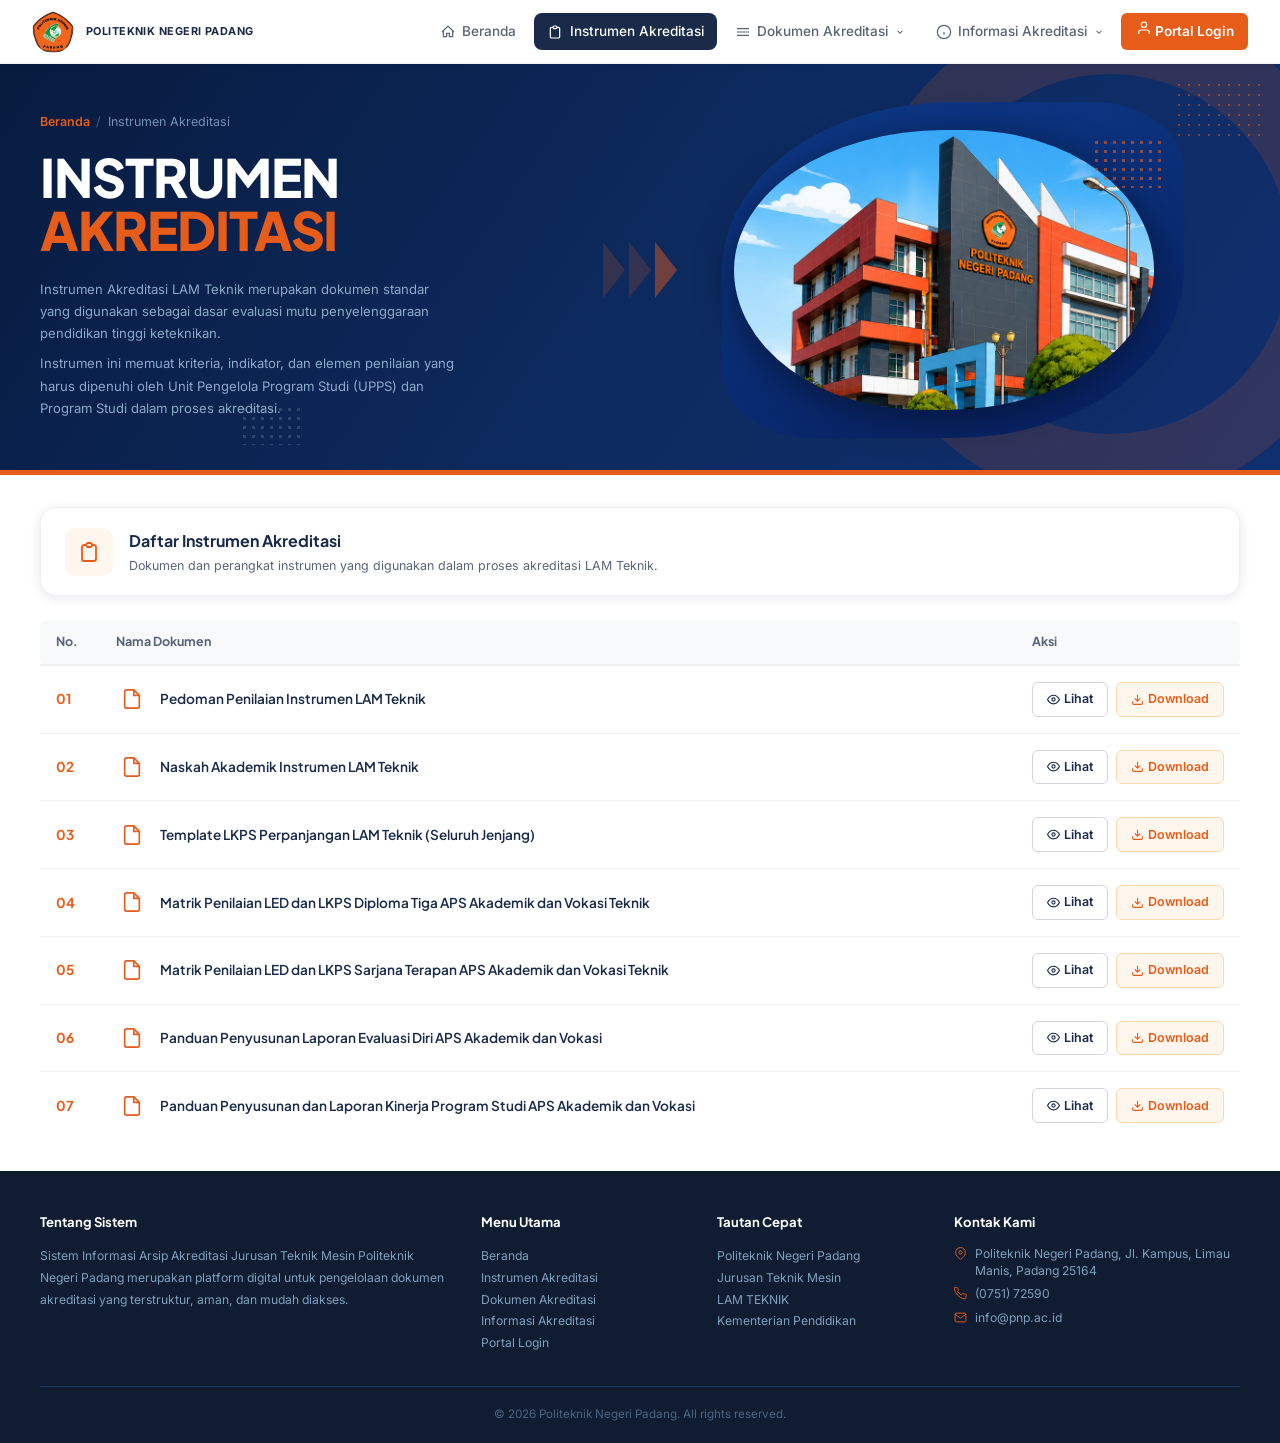
<file: instrumen.html>
<!DOCTYPE html>
<html lang="id">
<head>
  <meta charset="UTF-8" />
  <meta name="viewport" content="width=device-width, initial-scale=1.0" />
  <title>Instrumen Akreditasi – JTM Politeknik Negeri Padang</title>
  <link href="https://fonts.googleapis.com/css2?family=Plus+Jakarta+Sans:wght@400;500;600;700;800&family=Inter:wght@400;500;600&display=swap" rel="stylesheet" />
  <style>
    :root {
      --navy: #1a2b4a;
      --navy-dk: #0f1c32;
      --orange: #e85c1a;
      --orange-lt: #f47c44;
      --white: #ffffff;
      --gray-50: #f8f9fb;
      --gray-100: #eef0f4;
      --gray-400: #9aa3b2;
      --gray-600: #5a6478;
      --gray-800: #2d3444;
      --shadow: 0 2px 12px rgba(26,43,74,.10);
      --shadow-lg: 0 8px 32px rgba(26,43,74,.14);
      --r-lg: 16px;
    }
    *, *::before, *::after { box-sizing: border-box; margin: 0; padding: 0; }
    body { font-family: 'Inter', sans-serif; background: var(--white); color: var(--gray-800); line-height: 1.6; }

    /* ===== NAVBAR ===== */
    nav {
      position: sticky; top: 0; z-index: 100;
      background: var(--white);
      border-bottom: 1px solid var(--gray-100);
      box-shadow: 0 1px 8px rgba(0,0,0,.06);
      display: flex; align-items: center;
      padding: 0 2rem; height: 64px; gap: 1.5rem;
    }
    .nav-brand { display: flex; align-items: center; gap: .75rem; text-decoration: none; }
    .nav-logo { width: 42px; height: 42px; border-radius: 50%; overflow: hidden; flex-shrink: 0; }
    .nav-logo img { width: 100%; height: 100%; object-fit: cover; }
    .nav-brand-text .inst { font-size: .68rem; font-weight: 700; color: var(--navy); letter-spacing: .04em; text-transform: uppercase; }
    .nav-links { display: flex; gap: .25rem; margin-left: auto; align-items: center; list-style: none; }
    .nav-links > li > a {
      display: flex; align-items: center; gap: .4rem;
      padding: .45rem .85rem; border-radius: 6px;
      font-size: .85rem; font-weight: 500;
      color: var(--gray-600); text-decoration: none;
      transition: background .15s, color .15s;
    }
    .nav-links > li > a:hover { background: var(--gray-50); color: var(--navy); }
    .nav-links > li > a.active { background: var(--navy); color: var(--white); border-radius: 8px; }
    .btn-login {
      background: var(--orange) !important; color: var(--white) !important;
  border-radius: 6px !important; padding: .45rem .9rem !important;
  font-size: .85rem; font-weight: 600;
  text-decoration: none !important;
    }
    .btn-login:hover { background: var(--orange-lt) !important; }
    .nav-icon { width: 16px; height: 16px; stroke: currentColor; fill: none; stroke-width: 1.8; }
    .nav-item { position: relative; list-style: none; }
    .nav-item > a {
      display: flex; align-items: center; gap: .4rem;
      padding: .45rem .85rem; border-radius: 6px;
      font-size: .85rem; font-weight: 500;
      color: var(--gray-600); text-decoration: none;
      transition: background .15s, color .15s; cursor: pointer;
    }
    .nav-item > a:hover, .nav-item > a.active { background: var(--navy); color: var(--white); border-radius: 8px; }
    .chevron { width: 10px; height: 10px; stroke: currentColor; fill: none; stroke-width: 2.5; transition: transform .2s; }
    .dropdown-menu {
      display: none; position: absolute; top: calc(100% + 8px); left: 0;
      background: var(--white); border: 1px solid var(--gray-100);
      border-radius: 10px; box-shadow: var(--shadow-lg);
      min-width: 220px; padding: .4rem 0; z-index: 200;
    }
    .dropdown-menu a {
      display: flex; align-items: center; gap: .5rem;
      padding: .55rem 1rem; font-size: .82rem; font-weight: 500;
      color: var(--gray-600); text-decoration: none; background: none;
      transition: background .12s, color .12s;
    }
    .dropdown-menu a:hover { background: var(--gray-50); color: var(--navy); }
    .dot { width: 6px; height: 6px; border-radius: 50%; background: var(--orange); flex-shrink: 0; }

    /* ===== HERO ===== */
    .hero {
      position: relative; min-height: 340px;
      background: linear-gradient(125deg, #071b3e 0%, #0d2a5e 50%, #102f6e 100%);
      display: grid; grid-template-columns: 1fr 1fr; overflow: hidden;
    }
    .hero-arc {
      position: absolute; right: -80px; top: -60px;
      width: 500px; height: 500px; border-radius: 50%;
      border: 70px solid var(--orange);
      opacity: .15; z-index: 1; pointer-events: none;
    }
    .hero-dots-tr {
      position: absolute; top: 16px; right: 16px;
      width: 90px; height: 60px;
      background-image: radial-gradient(circle, rgba(232,92,26,.5) 1.5px, transparent 1.5px);
      background-size: 10px 10px; z-index: 2; pointer-events: none;
    }
    .hero-dots-bl {
      position: absolute; bottom: 30px; left: 240px;
      width: 60px; height: 40px;
      background-image: radial-gradient(circle, rgba(255,255,255,.15) 1.5px, transparent 1.5px);
      background-size: 9px 9px; z-index: 2; pointer-events: none;
    }
    .hero-content {
      position: relative; z-index: 3;
      display: flex; flex-direction: column; justify-content: center;
      padding: 3rem 2rem 3rem 2.5rem;
    }
    .hero-breadcrumb {
      display: flex; align-items: center; gap: .4rem;
      font-size: .78rem; color: rgba(160,195,225,.7); margin-bottom: 1.2rem;
    }
    .hero-breadcrumb a { color: var(--orange); text-decoration: none; font-weight: 600; }
    .hero-breadcrumb a:hover { text-decoration: underline; }
    .hero-breadcrumb .sep { color: rgba(160,195,225,.4); }
    .hero-main-title {
      font-family: 'Plus Jakarta Sans', sans-serif;
      font-size: 3.3rem; font-weight: 800; line-height: 1;
      color: var(--white); letter-spacing: -.02em; margin-bottom: .1rem;
    }
    .hero-main-title span { color: var(--orange); display: block; }
    .hero-desc-block { margin-top: 1.2rem; max-width: 420px; }
    .hero-desc-block p { font-size: .82rem; color: rgba(160,195,225,.85); line-height: 1.7; margin-bottom: .5rem; }
    .hero-visual {
      position: relative; z-index: 3;
      display: flex; align-items: center; justify-content: center;
      padding: 2rem 2rem 2rem 0;
    }
    .hero-img-wrap { position: relative; width: 100%; max-width: 420px; height: 280px; }
    .hero-img-bg {
      position: absolute; right: -30px; top: 50%; transform: translateY(-50%);
      width: 110%; height: 120%;
      background: linear-gradient(160deg, #0d3a8a 0%, #072060 100%);
      border-radius: 50% 20% 50% 20%; z-index: 0;
    }
    .hero-img-container {
      position: relative; z-index: 2; width: 100%; height: 100%;
      border-radius: 50% 45% 50% 45% / 50% 50% 50% 50%;
      overflow: hidden; box-shadow: 0 8px 40px rgba(0,0,0,.45);
    }
    .hero-img-container img { width: 100%; height: 100%; object-fit: cover; }
    .deco-dots {
      position: absolute; top: 8px; right: -8px; width: 70px; height: 50px;
      background-image: radial-gradient(circle, rgba(232,92,26,.6) 1.5px, transparent 1.5px);
      background-size: 9px 9px; z-index: 5;
    }
    .hero-chevrons {
      position: absolute; left: 50%; top: 50%;
      transform: translate(-50%, -50%); z-index: 4; display: flex; gap: 4px;
    }
    .chev { display: block; width: 0; height: 0; border-top: 28px solid transparent; border-bottom: 28px solid transparent; border-left: 22px solid rgba(232,92,26,.45); }
    .chev.dim { border-left-color: rgba(232,92,26,.18); }
    .hero-bottom-bar { position: absolute; bottom: 0; left: 0; right: 0; height: 5px; background: var(--orange); z-index: 10; }

    /* ===== CONTENT ===== */
    .content-wrap { padding: 2rem 2.5rem; background: var(--white); }
    .table-header-card {
      display: flex; align-items: center; gap: 1rem;
      background: var(--white); border: 1px solid var(--gray-100);
      border-radius: var(--r-lg); padding: 1.2rem 1.5rem;
      margin-bottom: 1.5rem; box-shadow: var(--shadow);
    }
    .table-header-icon {
      width: 48px; height: 48px; border-radius: 10px;
      background: #fff7ed; display: flex; align-items: center; justify-content: center; flex-shrink: 0;
    }
    .table-header-icon svg { width: 24px; height: 24px; stroke: var(--orange); fill: none; stroke-width: 1.8; }
    .table-header-text h2 { font-family: 'Plus Jakarta Sans', sans-serif; font-size: 1rem; font-weight: 700; color: var(--navy); margin-bottom: .15rem; }
    .table-header-text p { font-size: .78rem; color: var(--gray-600); }

    /* ===== TABLE ===== */
    .doc-table-wrap { width: 100%; }
    .doc-table { width: 100%; border-collapse: collapse; }
    @media (max-width: 640px) {
      .doc-table-wrap { overflow-x: auto; -webkit-overflow-scrolling: touch; }
      .doc-table { min-width: 560px; }
    }
    .doc-table thead tr { border-bottom: 2px solid var(--gray-100); }
    .doc-table thead th {
      font-family: 'Plus Jakarta Sans', sans-serif;
      font-size: .78rem; font-weight: 700; color: var(--gray-600);
      text-align: left; padding: .75rem 1rem; background: var(--gray-50);
    }
    .doc-table thead th:first-child { border-radius: 8px 0 0 8px; width: 60px; }
    .doc-table thead th:last-child { border-radius: 0 8px 8px 0; width: 180px; }
    .doc-table tbody tr { border-bottom: 1px solid var(--gray-100); transition: background .15s; }
    .doc-table tbody tr:last-child { border-bottom: none; }
    .doc-table tbody tr:hover { background: var(--gray-50); }
    .doc-table tbody td { padding: 1rem; vertical-align: middle; }
    .row-num { font-family: 'Plus Jakarta Sans', sans-serif; font-size: .85rem; font-weight: 700; color: var(--orange); }
    .doc-name-cell { display: flex; align-items: center; gap: .75rem; }
    .doc-file-icon { width: 32px; height: 32px; flex-shrink: 0; display: flex; align-items: center; justify-content: center; }
    .doc-file-icon svg { width: 22px; height: 22px; stroke: var(--orange); fill: none; stroke-width: 1.8; }
    .doc-name { font-family: 'Plus Jakarta Sans', sans-serif; font-size: .85rem; font-weight: 600; color: var(--navy); }
    .doc-desc { font-size: .78rem; color: var(--gray-600); line-height: 1.5; }
    .doc-date { font-size: .78rem; color: var(--gray-600); white-space: nowrap; }
    .action-btns { display: flex; gap: .5rem; align-items: center; }
    .btn-lihat {
      display: inline-flex; align-items: center; gap: .3rem;
      padding: .4rem .85rem; border-radius: 6px;
      font-size: .78rem; font-weight: 600; color: var(--navy);
      background: var(--white); border: 1.5px solid #d1d5db;
      cursor: pointer; text-decoration: none; transition: all .15s;
    }
    .btn-lihat:hover { border-color: var(--navy); background: var(--gray-50); }
    .btn-lihat svg { width: 13px; height: 13px; stroke: currentColor; fill: none; stroke-width: 2; }
    .btn-download {
      display: inline-flex; align-items: center; gap: .3rem;
      padding: .4rem .85rem; border-radius: 6px;
      font-size: .78rem; font-weight: 600; color: var(--orange);
      background: #fff7ed; border: 1.5px solid #fed7aa;
      cursor: pointer; text-decoration: none; transition: all .15s;
    }
    .btn-download:hover { background: var(--orange); color: var(--white); border-color: var(--orange); }
    .btn-download svg { width: 13px; height: 13px; stroke: currentColor; fill: none; stroke-width: 2; }

    /* ===== FOOTER ===== */
    footer { background: var(--navy-dk); padding: 2.5rem 2.5rem 1.2rem; color: #7fa0bc; }
    .footer-grid { display: grid; grid-template-columns: 2fr 1fr 1fr 1.4fr; gap: 2rem; margin-bottom: 2rem; }
    .footer-col h5 { font-family: 'Plus Jakarta Sans', sans-serif; font-size: .82rem; font-weight: 700; color: var(--white); margin-bottom: .8rem; }
    .footer-col p, .footer-col a { font-size: .76rem; color: #7fa0bc; line-height: 1.8; text-decoration: none; display: block; }
    .footer-col a:hover { color: var(--orange-lt); }
    .footer-contact-item { display: flex; align-items: flex-start; gap: .5rem; font-size: .76rem; color: #7fa0bc; margin-bottom: .4rem; line-height: 1.4; }
    .footer-contact-item svg { width: 13px; height: 13px; stroke: var(--orange); fill: none; stroke-width: 1.8; flex-shrink: 0; margin-top: 2px; }
    .footer-bottom { border-top: 1px solid #1e3a60; padding-top: 1.1rem; text-align: center; font-size: .73rem; color: #4a6580; }

    @media (max-width: 768px) {
      .hero { grid-template-columns: 1fr; min-height: auto; }
      .hero-visual { display: none; }
      .hero-main-title { font-size: 2.4rem; }
      nav { padding: 0 1rem; }
      .content-wrap { padding: 1.5rem; }
      .footer-grid { grid-template-columns: 1fr; }
      .action-btns { flex-direction: column; }
    }
  
    /* ===== NAV RESPONSIVE (HAMBURGER) ===== */
    .nav-toggle {
      display: none;
      background: none;
      border: none;
      cursor: pointer;
      padding: 6px;
      margin-left: auto;
      z-index: 210;
    }
    .nav-toggle svg { width: 26px; height: 26px; stroke: var(--navy, #1a2b4a); fill: none; stroke-width: 2; }

    @media (max-width: 768px) {
      .nav-toggle { display: block; }
      .nav-links {
        display: none;
        position: absolute;
        top: 64px;
        left: 0;
        width: 100%;
        flex-direction: column;
        align-items: stretch;
        background: var(--white, #fff);
        box-shadow: 0 8px 20px rgba(0,0,0,.10);
        padding: .5rem 1rem 1rem;
        gap: .15rem;
        margin: 0;
        max-height: calc(100vh - 64px);
        overflow-y: auto;
      }
      .nav-links.active { display: flex; }
      .nav-links li { width: 100%; }
      .nav-links > li > a, .nav-links .nav-item > a { width: 100%; }
      .nav-item .dropdown-menu {
        display: none;
        position: static;
        box-shadow: none;
        border: none;
        min-width: 0;
        width: 100%;
        padding-left: 1rem;
        margin-top: 0;
        padding-top: 0;
      }
      .nav-item .dropdown-menu.active { display: block; }
    }
    /* ===== END NAV RESPONSIVE ===== */
  </style>
</head>
<body>

<!-- NAVBAR -->
<nav>
  <a href="index.html" class="nav-brand">
    <div class="nav-logo">
      <img src="logopnp.png" alt="Logo PNP">
    </div>
    <div class="nav-brand-text">
      <div class="inst">Politeknik Negeri Padang</div>
    </div>
  </a>
  <button class="nav-toggle" id="navToggle" aria-label="Buka menu">
    <svg viewBox="0 0 24 24"><path d="M3 6h18M3 12h18M3 18h18" stroke-linecap="round"/></svg>
  </button>
  <ul class="nav-links">
    <li>
      <a href="index.html">
        <svg class="nav-icon" viewBox="0 0 24 24"><path d="M3 12L12 3l9 9M5 10v9h5v-5h4v5h5v-9"/></svg>
        Beranda
      </a>
    </li>
    <li class="nav-item">
      <a href="instrumen.html" class="active">
        <svg class="nav-icon" viewBox="0 0 24 24"><path d="M9 5H7a2 2 0 00-2 2v12a2 2 0 002 2h10a2 2 0 002-2V7a2 2 0 00-2-2h-2M9 5a2 2 0 002 2h2a2 2 0 002-2M9 5a2 2 0 012-2h2a2 2 0 012 2"/></svg>
        Instrumen Akreditasi
      </a>
    </li>
    <li class="nav-item">
      <a href="dokumen.html">
        <svg class="nav-icon" viewBox="0 0 24 24"><path d="M3 7h18M3 12h18M3 17h18"/></svg>
        Dokumen Akreditasi
        <svg class="chevron" viewBox="0 0 24 24"><path d="M6 9l6 6 6-6"/></svg>
      </a>
      <div class="dropdown-menu">
        <a href="d3tme.html"><span class="dot"></span>D3 Teknik Mesin</a>
        <a href="d3tab.html"><span class="dot"></span>D3 Teknik Alat Berat</a>
        <a href="d4tma.html"><span class="dot"></span>D4 Teknik Manufaktur</a>
        <a href="d4rpm.html"><span class="dot"></span>D4 Rekayasa Perancangan Mekanik</a>
      </div>
    </li>
    <!-- Informasi Akreditasi — ADA dropdown -->
    <li class="nav-item">
      <a href="#">
        <svg class="nav-icon" viewBox="0 0 24 24"><circle cx="12" cy="12" r="10"/><path d="M12 16v-4M12 8h.01"/></svg>
        Informasi Akreditasi
        <svg class="chevron" viewBox="0 0 24 24"><path d="M6 9l6 6 6-6"/></svg>
      </a>
      <div class="dropdown-menu">
        <a href="status.html"><span class="dot"></span>Status Akreditasi</a>
        <a href="tim.html"><span class="dot"></span>Tim Akreditasi</a>
        <a href="kegiatan.html"><span class="dot"></span>Kegiatan Akreditasi</a>
      </div>
    </li>
      <a href="portal.html" class="btn-login">
        <svg class="nav-icon" viewBox="0 0 24 24"><path d="M20 21v-2a4 4 0 00-4-4H8a4 4 0 00-4 4v2"/><circle cx="12" cy="7" r="4"/></svg>
        Portal Login
      </a>
    </li>
  </ul>
</nav>

<!-- HERO -->
<section class="hero">
  <div class="hero-arc"></div>
  <div class="hero-dots-tr"></div>
  <div class="hero-dots-bl"></div>
  <div class="hero-content">
    <div class="hero-breadcrumb">
      <a href="index.html">Beranda</a>
      <span class="sep">/</span>
      <span>Instrumen Akreditasi</span>
    </div>
    <h1 class="hero-main-title">
      INSTRUMEN<br><span>AKREDITASI</span>
    </h1>
    <div class="hero-desc-block">
      <p>Instrumen Akreditasi LAM Teknik merupakan dokumen standar yang digunakan sebagai dasar evaluasi mutu penyelenggaraan pendidikan tinggi keteknikan.</p>
      <p>Instrumen ini memuat kriteria, indikator, dan elemen penilaian yang harus dipenuhi oleh Unit Pengelola Program Studi (UPPS) dan Program Studi dalam proses akreditasi.</p>
    </div>
  </div>
  <div class="hero-chevrons">
    <span class="chev dim"></span>
    <span class="chev dim"></span>
    <span class="chev"></span>
  </div>
  <div class="hero-visual">
    <div class="hero-img-wrap">
      <div class="hero-img-bg"></div>
      <div class="deco-dots"></div>
      <div class="hero-img-container">
        <img src="gambar gedung.png" alt="Gedung Politeknik Negeri Padang">
      </div>
    </div>
  </div>
  <div class="hero-bottom-bar"></div>
</section>

<!-- CONTENT -->
<div class="content-wrap">
  <div class="table-header-card">
    <div class="table-header-icon">
      <svg viewBox="0 0 24 24"><path d="M9 5H7a2 2 0 00-2 2v12a2 2 0 002 2h10a2 2 0 002-2V7a2 2 0 00-2-2h-2M9 5a2 2 0 002 2h2a2 2 0 002-2M9 5a2 2 0 012-2h2a2 2 0 012 2"/></svg>
    </div>
    <div class="table-header-text">
      <h2>Daftar Instrumen Akreditasi</h2>
      <p>Dokumen dan perangkat instrumen yang digunakan dalam proses akreditasi LAM Teknik.</p>
    </div>
  </div>

  <div class="doc-table-wrap">
  <table class="doc-table">
    <thead>
      <tr>
        <th>No.</th>
        <th>Nama Dokumen</th>
        <th>Aksi</th>
      </tr>
    </thead>
    <tbody>
      <tr>
        <td><span class="row-num">01</span></td>
        <td>
          <div class="doc-name-cell">
            <div class="doc-file-icon"><svg viewBox="0 0 24 24"><path d="M14 2H6a2 2 0 00-2 2v16a2 2 0 002 2h12a2 2 0 002-2V8z"/><polyline points="14 2 14 8 20 8"/></svg></div>
            <span class="doc-name">Pedoman Penilaian Instrumen LAM Teknik</span>
          </div>
        <td>
          <div class="action-btns">
            <a href="https://drive.google.com/file/d/1k_LlpauDB8Kh4Cvc-Hh1IsAmlSU506-t/view" target="_blank" class="btn-lihat"><svg viewBox="0 0 24 24"><path d="M1 12s4-8 11-8 11 8 11 8-4 8-11 8-11-8-11-8z"/><circle cx="12" cy="12" r="3"/></svg>Lihat</a>
            <a href="https://drive.google.com/uc?export=download&id=1k_LlpauDB8Kh4Cvc-Hh1IsAmlSU506-t" class="btn-download"><svg viewBox="0 0 24 24"><path d="M21 15v4a2 2 0 01-2 2H5a2 2 0 01-2-2v-4M7 10l5 5 5-5M12 15V3"/></svg>Download</a>
          </div>
        </td>
      </tr>
      <tr>
        <td><span class="row-num">02</span></td>
        <td>
          <div class="doc-name-cell">
            <div class="doc-file-icon"><svg viewBox="0 0 24 24"><path d="M14 2H6a2 2 0 00-2 2v16a2 2 0 002 2h12a2 2 0 002-2V8z"/><polyline points="14 2 14 8 20 8"/></svg></div>
            <span class="doc-name">Naskah Akademik Instrumen LAM Teknik</span>
          </div>
        <td>
          <div class="action-btns">
            <a href="https://drive.google.com/file/d/17qElELM6bSEiHp1vtLsZz1VTcdFlUIoJ/view" target="_blank" class="btn-lihat"><svg viewBox="0 0 24 24"><path d="M1 12s4-8 11-8 11 8 11 8-4 8-11 8-11-8-11-8z"/><circle cx="12" cy="12" r="3"/></svg>Lihat</a>
            <a href="https://drive.google.com/uc?export=download&id=17qElELM6bSEiHp1vtLsZz1VTcdFlUIoJ" class="btn-download"><svg viewBox="0 0 24 24"><path d="M21 15v4a2 2 0 01-2 2H5a2 2 0 01-2-2v-4M7 10l5 5 5-5M12 15V3"/></svg>Download</a>
          </div>
        </td>
      </tr>
      <tr>
        <td><span class="row-num">03</span></td>
        <td>
          <div class="doc-name-cell">
            <div class="doc-file-icon"><svg viewBox="0 0 24 24"><path d="M14 2H6a2 2 0 00-2 2v16a2 2 0 002 2h12a2 2 0 002-2V8z"/><polyline points="14 2 14 8 20 8"/></svg></div>
            <span class="doc-name">Template LKPS Perpanjangan LAM Teknik (Seluruh Jenjang)</span>
          </div>
        <td>
          <div class="action-btns">
            <a href="https://docs.google.com/spreadsheets/d/1bPh_Bgp2dOplDhUE8AEdrdjJpSteKesD/edit?usp=sharing" target="_blank" class="btn-lihat"><svg viewBox="0 0 24 24"><path d="M1 12s4-8 11-8 11 8 11 8-4 8-11 8-11-8-11-8z"/><circle cx="12" cy="12" r="3"/></svg>Lihat</a>
            <a href="https://docs.google.com/spreadsheets/d/1bPh_Bgp2dOplDhUE8AEdrdjJpSteKesD/export?format=xlsx" class="btn-download"><svg viewBox="0 0 24 24"><path d="M21 15v4a2 2 0 01-2 2H5a2 2 0 01-2-2v-4M7 10l5 5 5-5M12 15V3"/></svg>Download</a>
          </div>
        </td>
      </tr>
      <tr>
        <td><span class="row-num">04</span></td>
        <td>
          <div class="doc-name-cell">
            <div class="doc-file-icon"><svg viewBox="0 0 24 24"><path d="M14 2H6a2 2 0 00-2 2v16a2 2 0 002 2h12a2 2 0 002-2V8z"/><polyline points="14 2 14 8 20 8"/></svg></div>
            <span class="doc-name">Matrik Penilaian LED dan LKPS Diploma Tiga APS Akademik dan Vokasi Teknik</span>
          </div>
        <td>
          <div class="action-btns">
            <a href="https://drive.google.com/file/d/1yppD2frqXPrmQyV-5_O7TRkEydwMXDUa/view" target="_blank" class="btn-lihat"><svg viewBox="0 0 24 24"><path d="M1 12s4-8 11-8 11 8 11 8-4 8-11 8-11-8-11-8z"/><circle cx="12" cy="12" r="3"/></svg>Lihat</a>
            <a href="https://drive.google.com/uc?export=download&id=1yppD2frqXPrmQyV-5_O7TRkEydwMXDUa" class="btn-download"><svg viewBox="0 0 24 24"><path d="M21 15v4a2 2 0 01-2 2H5a2 2 0 01-2-2v-4M7 10l5 5 5-5M12 15V3"/></svg>Download</a>
          </div>
        </td>
      </tr>
      <tr>
        <td><span class="row-num">05</span></td>
        <td>
          <div class="doc-name-cell">
            <div class="doc-file-icon"><svg viewBox="0 0 24 24"><path d="M14 2H6a2 2 0 00-2 2v16a2 2 0 002 2h12a2 2 0 002-2V8z"/><polyline points="14 2 14 8 20 8"/></svg></div>
            <span class="doc-name">Matrik Penilaian LED dan LKPS Sarjana Terapan APS Akademik dan Vokasi Teknik</span>
          </div>
        <td>
          <div class="action-btns">
            <a href="https://drive.google.com/file/d/1uhyYxamh7M6AV2XwtyG6JJ5k9U7JkBkB/view" target="_blank" class="btn-lihat"><svg viewBox="0 0 24 24"><path d="M1 12s4-8 11-8 11 8 11 8-4 8-11 8-11-8-11-8z"/><circle cx="12" cy="12" r="3"/></svg>Lihat</a>
            <a href="https://drive.google.com/uc?export=download&id=1uhyYxamh7M6AV2XwtyG6JJ5k9U7JkBkB" class="btn-download"><svg viewBox="0 0 24 24"><path d="M21 15v4a2 2 0 01-2 2H5a2 2 0 01-2-2v-4M7 10l5 5 5-5M12 15V3"/></svg>Download</a>
          </div>
        </td>
      </tr>
      <tr>
        <td><span class="row-num">06</span></td>
        <td>
          <div class="doc-name-cell">
            <div class="doc-file-icon"><svg viewBox="0 0 24 24"><path d="M14 2H6a2 2 0 00-2 2v16a2 2 0 002 2h12a2 2 0 002-2V8z"/><polyline points="14 2 14 8 20 8"/></svg></div>
            <span class="doc-name">Panduan Penyusunan Laporan Evaluasi Diri APS Akademik dan Vokasi</span>
          </div>
        <td>
          <div class="action-btns">
            <a href="https://drive.google.com/file/d/1wr3FMoAzk6iXMORC2kMKCAH-ZfaveMMg/view" target="_blank" class="btn-lihat"><svg viewBox="0 0 24 24"><path d="M1 12s4-8 11-8 11 8 11 8-4 8-11 8-11-8-11-8z"/><circle cx="12" cy="12" r="3"/></svg>Lihat</a>
            <a href="https://drive.google.com/uc?export=download&id=1wr3FMoAzk6iXMORC2kMKCAH-ZfaveMMg" class="btn-download"><svg viewBox="0 0 24 24"><path d="M21 15v4a2 2 0 01-2 2H5a2 2 0 01-2-2v-4M7 10l5 5 5-5M12 15V3"/></svg>Download</a>
          </div>
        </td>
      </tr>
      <tr>
        <td><span class="row-num">07</span></td>
        <td>
          <div class="doc-name-cell">
            <div class="doc-file-icon"><svg viewBox="0 0 24 24"><path d="M14 2H6a2 2 0 00-2 2v16a2 2 0 002 2h12a2 2 0 002-2V8z"/><polyline points="14 2 14 8 20 8"/></svg></div>
            <span class="doc-name">Panduan Penyusunan dan Laporan Kinerja Program Studi APS Akademik dan Vokasi</span>
          </div>
        <td>
          <div class="action-btns">
            <a href="https://drive.google.com/file/d/1wAEZUFk1O_dojJno21S-uJp1DQyUVGwp/view" target="_blank" class="btn-lihat"><svg viewBox="0 0 24 24"><path d="M1 12s4-8 11-8 11 8 11 8-4 8-11 8-11-8-11-8z"/><circle cx="12" cy="12" r="3"/></svg>Lihat</a>
            <a href="https://drive.google.com/uc?export=download&id=1wAEZUFk1O_dojJno21S-uJp1DQyUVGwp" class="btn-download"><svg viewBox="0 0 24 24"><path d="M21 15v4a2 2 0 01-2 2H5a2 2 0 01-2-2v-4M7 10l5 5 5-5M12 15V3"/></svg>Download</a>
          </div>
        </td>
      </tr>
    </tbody>
  </table>
  </div>
</div>

<!-- FOOTER -->
<footer>
  <div class="footer-grid">
    <div class="footer-col">
      <h5>Tentang Sistem</h5>
      <p>Sistem Informasi Arsip Akreditasi Jurusan Teknik Mesin Politeknik Negeri Padang merupakan platform digital untuk pengelolaan dokumen akreditasi yang terstruktur, aman, dan mudah diakses.</p>
    </div>
    <div class="footer-col">
      <h5>Menu Utama</h5>
      <a href="index.html">Beranda</a>
      <a href="instrumen.html">Instrumen Akreditasi</a>
      <a href="d3tme.html">Dokumen Akreditasi</a>
      <a href="status.html">Informasi Akreditasi</a>
      <a href="portal.html">Portal Login</a>
    </div>
    <div class="footer-col">
      <h5>Tautan Cepat</h5>
      <a href="https://www.pnp.ac.id/">Politeknik Negeri Padang</a>
      <a href="https://me.pnp.ac.id/">Jurusan Teknik Mesin</a>
      <a href="https://lamteknik.or.id/">LAM TEKNIK</a>
      <a href="https://kemdiktisaintek.go.id/">Kementerian Pendidikan</a>
    </div>
    <div class="footer-col">
      <h5>Kontak Kami</h5>
      <div class="footer-contact-item">
        <svg viewBox="0 0 24 24"><path d="M21 10c0 7-9 13-9 13S3 17 3 10a9 9 0 0118 0z"/><circle cx="12" cy="10" r="3"/></svg>
        Politeknik Negeri Padang, Jl. Kampus, Limau Manis, Padang 25164
      </div>
      <div class="footer-contact-item">
        <svg viewBox="0 0 24 24"><path d="M22 16.92v3a2 2 0 01-2.18 2 19.79 19.79 0 01-8.63-3.07A19.5 19.5 0 013.07 9.81a19.79 19.79 0 01-3.07-8.7A2 2 0 012.18 1h3a2 2 0 012 1.72c.127.96.361 1.903.7 2.81a2 2 0 01-.45 2.11L6.91 8.15a16 16 0 006.29 6.29l1.51-1.52a2 2 0 012.11-.45c.907.339 1.85.573 2.81.7A2 2 0 0122 16.92z"/></svg>
        (0751) 72590
      </div>
      <div class="footer-contact-item">
        <svg viewBox="0 0 24 24"><path d="M4 4h16c1.1 0 2 .9 2 2v12c0 1.1-.9 2-2 2H4c-1.1 0-2-.9-2-2V6c0-1.1.9-2 2-2z"/><polyline points="22,6 12,13 2,6"/></svg>
        info@pnp.ac.id
      </div>
    </div>
  </div>
  <div class="footer-bottom">© 2026 Politeknik Negeri Padang. All rights reserved.</div>
</footer>

<script>
document.querySelectorAll('.nav-item').forEach(item => {
  const menu = item.querySelector('.dropdown-menu');
  if (!menu) return;
  let timeout;

  item.addEventListener('mouseenter', () => {
    clearTimeout(timeout);
    document.querySelectorAll('.dropdown-menu').forEach(m => m.style.display = 'none');
    menu.style.display = 'block';
  });

  item.addEventListener('mouseleave', () => {
    timeout = setTimeout(() => { menu.style.display = 'none'; }, 300);
  });

  menu.addEventListener('mouseenter', () => clearTimeout(timeout));
  menu.addEventListener('mouseleave', () => {
    timeout = setTimeout(() => { menu.style.display = 'none'; }, 300);
  });

  item.querySelector('a').addEventListener('click', function(e) {
    e.preventDefault();
    const isOpen = menu.style.display === 'block';
    document.querySelectorAll('.dropdown-menu').forEach(m => m.style.display = 'none');
    if (!isOpen) menu.style.display = 'block';
  });
});

document.addEventListener('click', function(e) {
  if (!e.target.closest('.nav-item')) {
    document.querySelectorAll('.dropdown-menu').forEach(m => m.style.display = 'none');
  }
});
</script>

<script>
(function () {
  var toggle = document.getElementById('navToggle');
  var links = document.querySelector('.nav-links');
  if (toggle && links) {
    toggle.addEventListener('click', function (e) {
      e.stopPropagation();
      links.classList.toggle('active');
    });
    document.addEventListener('click', function (e) {
      if (!e.target.closest('.nav-links') && !e.target.closest('.nav-toggle')) {
        links.classList.remove('active');
      }
    });
  }
})();
</script>
</body>
</html></body>
</html>
</file>
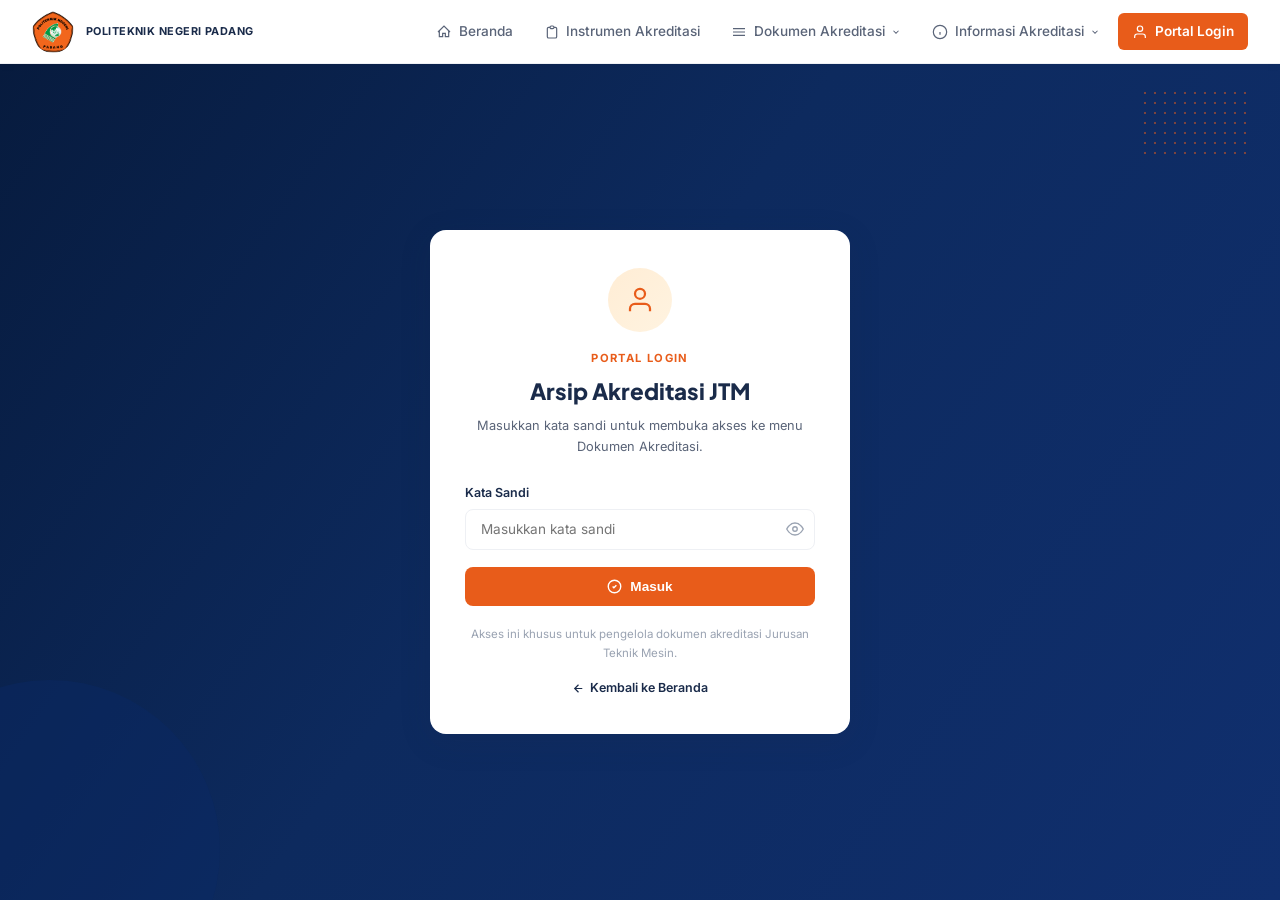
<file: portal.html>
<!DOCTYPE html>
<html lang="id">
<head>
  <meta charset="UTF-8" />
  <meta name="viewport" content="width=device-width, initial-scale=1.0" />
  <title>Portal Login – Arsip Akreditasi JTM Politeknik Negeri Padang</title>
  <link href="https://fonts.googleapis.com/css2?family=Plus+Jakarta+Sans:wght@400;500;600;700;800&family=Inter:wght@400;500;600&display=swap" rel="stylesheet" />
  <style>
    :root {
      --navy:    #1a2b4a;
      --navy-dk: #0f1c32;
      --orange:  #e85c1a;
      --orange-lt: #f47c44;
      --sky:     #d6eaf8;
      --white:   #ffffff;
      --gray-50: #f8f9fb;
      --gray-100:#eef0f4;
      --gray-400:#9aa3b2;
      --gray-600:#5a6478;
      --gray-800:#2d3444;
      --green:   #2eab6e;
      --red:     #e0392b;
      --purple:  #7c5cbf;
      --r: 10px;
      --r-lg: 16px;
      --shadow: 0 2px 12px rgba(26,43,74,.10);
      --shadow-lg: 0 8px 32px rgba(26,43,74,.14);
    }

    *, *::before, *::after { box-sizing: border-box; margin: 0; padding: 0; }

    html { scroll-behavior: smooth; }

    body {
      font-family: 'Inter', sans-serif;
      background: var(--white);
      color: var(--gray-800);
      line-height: 1.6;
      min-height: 100vh;
    }

    /* NAVBAR (sama seperti index.html) */
    nav {
      position: sticky; top: 0; z-index: 100;
      background: var(--white);
      border-bottom: 1px solid var(--gray-100);
      box-shadow: 0 1px 8px rgba(0,0,0,.06);
      display: flex; align-items: center;
      padding: 0 2rem;
      height: 64px;
      gap: 1.5rem;
    }
    .nav-brand { display: flex; align-items: center; gap: .75rem; text-decoration: none; }
    .nav-logo { width: 42px; height: 42px; background: transparent; border-radius: 50%; display: flex; align-items: center; justify-content: center; flex-shrink: 0; }
    .nav-brand-text { line-height: 1.1; }
    .nav-brand-text .inst { font-size: .68rem; font-weight: 700; color: var(--navy); letter-spacing: .04em; text-transform: uppercase; }
    .nav-links { display: flex; gap: .25rem; margin-left: auto; align-items: center; list-style: none; }
    .nav-links a {
      display: flex; align-items: center; gap: .4rem;
      padding: .45rem .85rem; border-radius: 6px;
      font-size: .85rem; font-weight: 500;
      color: var(--gray-600); text-decoration: none;
      transition: background .15s, color .15s;
    }
    .nav-links a:hover { background: var(--gray-50); color: var(--navy); }
    .nav-links a.active { background: var(--navy); color: var(--white); }
    .nav-links .btn-login {
      background: var(--orange); color: var(--white);
      border-radius: 6px; padding: .45rem .9rem;
      font-size: .85rem; font-weight: 600;
      text-decoration: none; transition: background .15s;
    }
    .nav-links .btn-login:hover { background: var(--orange-lt); }
    .nav-icon { width: 16px; height: 16px; stroke: currentColor; fill: none; stroke-width: 1.8; }

    .nav-item { position: relative; }
    .nav-item > a {
      display: flex; align-items: center; gap: .4rem;
      padding: .45rem .85rem; border-radius: 6px;
      font-size: .85rem; font-weight: 500;
      color: var(--gray-600); text-decoration: none;
      transition: background .15s, color .15s;
      cursor: pointer;
    }
    .nav-item > a:hover { background: var(--gray-50); color: var(--navy); }
    .nav-item .chevron { width: 10px; height: 10px; stroke: currentColor; fill: none; stroke-width: 2.5; transition: transform .2s; }
    .dropdown-menu {
      display: none;
      position: absolute; top: calc(100% + 8px); left: 0;
      background: var(--white);
      border: 1px solid var(--gray-100);
      border-radius: 10px;
      box-shadow: 0 8px 32px rgba(26,43,74,.14);
      min-width: 220px;
      padding: .4rem 0;
      z-index: 200;
    }
    .dropdown-menu a {
      display: flex; align-items: center; gap: .5rem;
      padding: .55rem 1rem;
      font-size: .82rem; font-weight: 500;
      color: var(--gray-600); text-decoration: none;
      transition: background .12s, color .12s;
    }
    .dropdown-menu a:hover { background: var(--gray-50); color: var(--navy); }
    .dropdown-menu .dot { width: 6px; height: 6px; border-radius: 50%; background: var(--orange); flex-shrink: 0; }

    /* LOGIN SECTION */
    .login-hero {
      position: relative;
      min-height: calc(100vh - 64px);
      background: linear-gradient(125deg, #071b3e 0%, #0d2a5e 45%, #102f6e 100%);
      display: flex; align-items: center; justify-content: center;
      overflow: hidden;
      padding: 3rem 1.5rem;
    }
    .login-hero::before {
      content: ''; position: absolute;
      top: 24px; right: 30px;
      width: 110px; height: 70px;
      background-image: radial-gradient(circle, rgba(232,92,26,.5) 1.5px, transparent 1.5px);
      background-size: 10px 10px;
      pointer-events: none;
    }
    .login-hero::after {
      content: ''; position: absolute;
      bottom: -120px; left: -120px;
      width: 340px; height: 340px;
      background: rgba(10,40,100,.45);
      border-radius: 50%;
      pointer-events: none;
    }

    .login-card {
      position: relative; z-index: 2;
      background: var(--white);
      width: 100%; max-width: 420px;
      border-radius: var(--r-lg);
      box-shadow: var(--shadow-lg);
      padding: 2.4rem 2.2rem 2rem;
      text-align: center;
    }
    .login-icon-wrap {
      width: 64px; height: 64px;
      margin: 0 auto 1.1rem;
      background: linear-gradient(135deg, #ffedd5, #fff3e0);
      border-radius: 50%;
      display: flex; align-items: center; justify-content: center;
    }
    .login-icon-wrap svg { width: 30px; height: 30px; stroke: var(--orange); fill: none; stroke-width: 1.8; }
    .login-eyebrow {
      font-size: .7rem; font-weight: 700; letter-spacing: .12em;
      text-transform: uppercase; color: var(--orange);
      margin-bottom: .4rem;
    }
    .login-title {
      font-family: 'Plus Jakarta Sans', sans-serif;
      font-size: 1.4rem; font-weight: 800;
      color: var(--navy);
      margin-bottom: .4rem;
    }
    .login-desc {
      font-size: .8rem; color: var(--gray-600);
      margin-bottom: 1.6rem;
      line-height: 1.6;
    }
    .form-group { text-align: left; margin-bottom: 1.1rem; }
    .form-group label {
      display: block; font-size: .78rem; font-weight: 600;
      color: var(--navy); margin-bottom: .4rem;
    }
    .password-wrap { position: relative; }
    .password-wrap input {
      width: 100%;
      padding: .7rem 2.6rem .7rem .9rem;
      border: 1.5px solid var(--gray-100);
      border-radius: 8px;
      font-size: .85rem;
      font-family: 'Inter', sans-serif;
      color: var(--gray-800);
      outline: none;
      transition: border-color .15s, box-shadow .15s;
    }
    .password-wrap input:focus {
      border-color: var(--orange);
      box-shadow: 0 0 0 3px rgba(232,92,26,.12);
    }
    .toggle-eye {
      position: absolute; right: .7rem; top: 50%;
      transform: translateY(-50%);
      background: none; border: none; cursor: pointer;
      padding: 0; display: flex;
    }
    .toggle-eye svg { width: 18px; height: 18px; stroke: var(--gray-400); fill: none; stroke-width: 1.8; }

    .error-msg {
      display: none;
      align-items: center; gap: .4rem;
      background: #fdecea; color: var(--red);
      font-size: .76rem; font-weight: 600;
      padding: .55rem .8rem; border-radius: 8px;
      margin-bottom: 1.1rem;
      text-align: left;
    }
    .error-msg.show { display: flex; }
    .error-msg svg { width: 14px; height: 14px; stroke: var(--red); fill: none; stroke-width: 2.2; flex-shrink: 0; }

    .success-msg {
      display: none;
      align-items: center; gap: .4rem;
      background: #e6f7ee; color: var(--green);
      font-size: .76rem; font-weight: 600;
      padding: .55rem .8rem; border-radius: 8px;
      margin-bottom: 1.1rem;
      text-align: left;
    }
    .success-msg.show { display: flex; }
    .success-msg svg { width: 14px; height: 14px; stroke: var(--green); fill: none; stroke-width: 2.2; flex-shrink: 0; }

    .btn-primary {
      display: inline-flex; align-items: center; justify-content: center; gap: .5rem;
      background: var(--orange); color: var(--white);
      font-weight: 700; font-size: .85rem;
      padding: .75rem 1.3rem; border-radius: 8px;
      text-decoration: none; border: none; cursor: pointer;
      transition: background .15s, transform .15s;
      width: 100%;
    }
    .btn-primary:hover { background: var(--orange-lt); transform: translateY(-1px); }
    .btn-primary svg { width: 15px; height: 15px; stroke: currentColor; fill: none; stroke-width: 2.2; }

    .login-footer-note {
      font-size: .72rem; color: var(--gray-400);
      margin-top: 1.2rem;
    }
    .back-link {
      display: inline-flex; align-items: center; gap: .3rem;
      font-size: .78rem; font-weight: 600; color: var(--navy);
      text-decoration: none; margin-top: 1rem;
    }
    .back-link:hover { color: var(--orange); }
    .back-link svg { width: 13px; height: 13px; stroke: currentColor; fill: none; stroke-width: 2.2; }

    /* PANEL SETELAH LOGIN BERHASIL */
    .unlocked-panel { display: none; }
    .unlocked-panel.show { display: block; }
    .login-form-wrap.hide { display: none; }
    .unlocked-grid {
      display: grid; grid-template-columns: 1fr 1fr;
      gap: .7rem; text-align: left; margin-top: .3rem;
    }
    .unlocked-link {
      display: flex; align-items: center; gap: .6rem;
      padding: .7rem .8rem;
      border: 1px solid var(--gray-100);
      border-radius: 10px;
      text-decoration: none;
      color: var(--navy);
      font-size: .78rem; font-weight: 600;
      transition: box-shadow .15s, transform .15s, border-color .15s;
    }
    .unlocked-link:hover { box-shadow: var(--shadow); transform: translateY(-1px); border-color: var(--orange); }
    .unlocked-link svg { width: 17px; height: 17px; stroke: var(--orange); fill: none; stroke-width: 1.8; flex-shrink: 0; }
    .btn-logout {
      display: inline-flex; align-items: center; justify-content: center; gap: .4rem;
      background: var(--gray-50); color: var(--gray-600);
      font-weight: 600; font-size: .76rem;
      padding: .6rem 1rem; border-radius: 8px;
      border: 1px solid var(--gray-100); cursor: pointer;
      width: 100%; margin-top: 1.2rem;
      transition: background .15s;
    }
    .btn-logout:hover { background: var(--gray-100); }

    @media (max-width: 480px) {
      .login-card { padding: 2rem 1.4rem 1.6rem; }
      .unlocked-grid { grid-template-columns: 1fr; }
      nav { padding: 0 1rem; }
    }
  
    /* ===== NAV RESPONSIVE (HAMBURGER) ===== */
    .nav-toggle {
      display: none;
      background: none;
      border: none;
      cursor: pointer;
      padding: 6px;
      margin-left: auto;
      z-index: 210;
    }
    .nav-toggle svg { width: 26px; height: 26px; stroke: var(--navy, #1a2b4a); fill: none; stroke-width: 2; }

    @media (max-width: 768px) {
      .nav-toggle { display: block; }
      .nav-links {
        display: none;
        position: absolute;
        top: 64px;
        left: 0;
        width: 100%;
        flex-direction: column;
        align-items: stretch;
        background: var(--white, #fff);
        box-shadow: 0 8px 20px rgba(0,0,0,.10);
        padding: .5rem 1rem 1rem;
        gap: .15rem;
        margin: 0;
        max-height: calc(100vh - 64px);
        overflow-y: auto;
      }
      .nav-links.active { display: flex; }
      .nav-links li { width: 100%; }
      .nav-links > li > a, .nav-links .nav-item > a { width: 100%; }
      .nav-item .dropdown-menu {
        display: none;
        position: static;
        box-shadow: none;
        border: none;
        min-width: 0;
        width: 100%;
        padding-left: 1rem;
        margin-top: 0;
        padding-top: 0;
      }
      .nav-item .dropdown-menu.active { display: block; }
    }
    /* ===== END NAV RESPONSIVE ===== */
  </style>
</head>
<body>

<!-- NAVBAR -->
<nav>
  <a href="index.html" class="nav-brand">
    <div class="nav-logo">
      <img src="logopnp.png" style="width:42px; height:42px; border-radius:50%; object-fit:cover;">
    </div>
    <div class="nav-brand-text">
      <div class="inst">Politeknik Negeri Padang</div>
    </div>
  </a>
  <button class="nav-toggle" id="navToggle" aria-label="Buka menu">
    <svg viewBox="0 0 24 24"><path d="M3 6h18M3 12h18M3 18h18" stroke-linecap="round"/></svg>
  </button>
  <ul class="nav-links">
    <li>
      <a href="index.html">
        <svg class="nav-icon" viewBox="0 0 24 24"><path d="M3 12L12 3l9 9M5 10v9h5v-5h4v5h5v-9"/></svg>
        Beranda
      </a>
    </li>
    <li>
      <a href="instrumen.html">
        <svg class="nav-icon" viewBox="0 0 24 24"><path d="M9 5H7a2 2 0 00-2 2v12a2 2 0 002 2h10a2 2 0 002-2V7a2 2 0 00-2-2h-2M9 5a2 2 0 002 2h2a2 2 0 002-2M9 5a2 2 0 012-2h2a2 2 0 012 2"/></svg>
        Instrumen Akreditasi
      </a>
    </li>
    <li class="nav-item">
      <a href="dokumen.html">
        <svg class="nav-icon" viewBox="0 0 24 24"><path d="M3 7h18M3 12h18M3 17h18"/></svg>
        Dokumen Akreditasi
        <svg class="chevron" viewBox="0 0 24 24"><path d="M6 9l6 6 6-6"/></svg>
      </a>
      <div class="dropdown-menu">
        <a href="d3tme.html"><span class="dot"></span>D3 Teknik Mesin</a>
        <a href="d3tab.html"><span class="dot"></span>D3 Teknik Alat Berat</a>
        <a href="d4tma.html"><span class="dot"></span>D4 Teknik Manufaktur</a>
        <a href="d4rpm.html"><span class="dot"></span>D4 Rekayasa Perancangan Mekanik</a>
      </div>
    </li>
    <li class="nav-item">
      <a href="#">
        <svg class="nav-icon" viewBox="0 0 24 24"><circle cx="12" cy="12" r="10"/><path d="M12 16v-4M12 8h.01"/></svg>
        Informasi Akreditasi
        <svg class="chevron" viewBox="0 0 24 24"><path d="M6 9l6 6 6-6"/></svg>
      </a>
      <div class="dropdown-menu">
        <a href="status.html"><span class="dot"></span>Status Akreditasi</a>
        <a href="tim.html"><span class="dot"></span>Tim Akreditasi</a>
        <a href="kegiatan.html"><span class="dot"></span>Kegiatan Akreditasi</a>
      </div>
    </li>
    <li>
      <a href="portal.html" class="btn-login">
        <svg class="nav-icon" viewBox="0 0 24 24"><path d="M20 21v-2a4 4 0 00-4-4H8a4 4 0 00-4 4v2"/><circle cx="12" cy="7" r="4"/></svg>
        Portal Login
      </a>
    </li>
  </ul>
</nav>

<!-- LOGIN SECTION -->
<section class="login-hero">
  <div class="login-card">

    <!-- FORM LOGIN -->
    <div class="login-form-wrap" id="loginFormWrap">
      <div class="login-icon-wrap">
        <svg viewBox="0 0 24 24"><path d="M20 21v-2a4 4 0 00-4-4H8a4 4 0 00-4 4v2"/><circle cx="12" cy="7" r="4"/></svg>
      </div>
      <div class="login-eyebrow">Portal Login</div>
      <h1 class="login-title">Arsip Akreditasi JTM</h1>
      <p class="login-desc">Masukkan kata sandi untuk membuka akses ke menu Dokumen Akreditasi.</p>

      <div class="error-msg" id="errorMsg">
        <svg viewBox="0 0 24 24"><circle cx="12" cy="12" r="10"/><path d="M12 8v4M12 16h.01"/></svg>
        Kata sandi salah. Silakan coba lagi.
      </div>

      <form id="loginForm" onsubmit="return false;">
        <div class="form-group">
          <label for="password">Kata Sandi</label>
          <div class="password-wrap">
            <input type="password" id="password" placeholder="Masukkan kata sandi" autocomplete="off" />
            <button type="button" class="toggle-eye" id="toggleEye" aria-label="Tampilkan kata sandi">
              <svg viewBox="0 0 24 24"><path d="M1 12s4-8 11-8 11 8 11 8-4 8-11 8-11-8-11-8z"/><circle cx="12" cy="12" r="3"/></svg>
            </button>
          </div>
        </div>
        <button type="submit" class="btn-primary" id="submitBtn">
          <svg viewBox="0 0 24 24"><path d="M9 12l2 2 4-4"/><circle cx="12" cy="12" r="10"/></svg>
          Masuk
        </button>
      </form>

      <p class="login-footer-note">Akses ini khusus untuk pengelola dokumen akreditasi Jurusan Teknik Mesin.</p>
      <a href="index.html" class="back-link">
        <svg viewBox="0 0 24 24"><path d="M19 12H5M12 19l-7-7 7-7"/></svg>
        Kembali ke Beranda
      </a>
    </div>

    <!-- PANEL SETELAH BERHASIL LOGIN -->
    <div class="unlocked-panel" id="unlockedPanel">
      <div class="login-icon-wrap" style="background:linear-gradient(135deg,#dcfce7,#e6f7ee);">
        <svg viewBox="0 0 24 24" stroke="#2eab6e"><path d="M9 12l2 2 4-4"/><circle cx="12" cy="12" r="10"/></svg>
      </div>
      <div class="login-eyebrow">Akses Diberikan</div>
      <h1 class="login-title">Selamat Datang</h1>
      <p class="login-desc">Menu Dokumen Akreditasi telah terbuka. Silakan pilih program studi yang ingin diakses.</p>

      <div class="unlocked-grid">
        <a href="d3tme.html" class="unlocked-link">
          <svg viewBox="0 0 24 24"><path d="M9 5H7a2 2 0 00-2 2v12a2 2 0 002 2h10a2 2 0 002-2V7a2 2 0 00-2-2h-2"/></svg>
          D3 Teknik Mesin
        </a>
        <a href="d3tab.html" class="unlocked-link">
          <svg viewBox="0 0 24 24"><path d="M9 5H7a2 2 0 00-2 2v12a2 2 0 002 2h10a2 2 0 002-2V7a2 2 0 00-2-2h-2"/></svg>
          D3 Teknik Alat Berat
        </a>
        <a href="d4rpm.html" class="unlocked-link">
          <svg viewBox="0 0 24 24"><path d="M9 5H7a2 2 0 00-2 2v12a2 2 0 002 2h10a2 2 0 002-2V7a2 2 0 00-2-2h-2"/></svg>
          D4 Rekayasa Perancangan Mekanik
        </a>
        <a href="d4tma.html" class="unlocked-link">
          <svg viewBox="0 0 24 24"><path d="M9 5H7a2 2 0 00-2 2v12a2 2 0 002 2h10a2 2 0 002-2V7a2 2 0 00-2-2h-2"/></svg>
          D4 Teknik Manufaktur
        </a>
      </div>

      <button class="btn-logout" id="logoutBtn">
        <svg viewBox="0 0 24 24" style="width:15px;height:15px;stroke:currentColor;fill:none;stroke-width:2;"><path d="M9 21H5a2 2 0 01-2-2V5a2 2 0 012-2h4M16 17l5-5-5-5M21 12H9"/></svg>
        Keluar
      </button>
    </div>

  </div>
</section>

<script>
  // Password tidak lagi ditulis polos di kode, melainkan disimpan sebagai
  // hash SHA-256. Hash aslinya adalah dari kata sandi "akses2026" -
  // kalau mau ganti kata sandi, hitung hash SHA-256 kata sandi baru lalu
  // ganti nilai di bawah ini.
  const CORRECT_PASSWORD_HASH = "a2200f47ef77363001dffeadedeadea60eb50271f54b3f99de6de542f1b724f9";
  const STORAGE_KEY = "pnp_jtm_access";
  const DATE_KEY = "pnp_jtm_access_date"; // tanggal terakhir login berhasil

  function todayStr() {
    return new Date().toISOString().slice(0, 10); // format: YYYY-MM-DD
  }

  // Status login dianggap masih berlaku HANYA kalau flag "granted" ada
  // DAN tanggal yang tersimpan sama dengan hari ini. Begitu tanggal berganti
  // (lewat tengah malam), status otomatis dianggap kadaluwarsa dan
  // password akan diminta lagi.
  function sudahLoginHariIni() {
    try {
      return localStorage.getItem(STORAGE_KEY) === 'granted'
        && localStorage.getItem(DATE_KEY) === todayStr();
    } catch (e) {
      return false;
    }
  }

  async function sha256(text) {
    const encoder = new TextEncoder();
    const data = encoder.encode(text);
    const hashBuffer = await crypto.subtle.digest('SHA-256', data);
    return Array.from(new Uint8Array(hashBuffer)).map(b => b.toString(16).padStart(2, '0')).join('');
  }

  const loginFormWrap = document.getElementById('loginFormWrap');
  const unlockedPanel = document.getElementById('unlockedPanel');
  const loginForm = document.getElementById('loginForm');
  const passwordInput = document.getElementById('password');
  const errorMsg = document.getElementById('errorMsg');
  const toggleEye = document.getElementById('toggleEye');
  const logoutBtn = document.getElementById('logoutBtn');

  function showUnlocked() {
    loginFormWrap.classList.add('hide');
    unlockedPanel.classList.add('show');
  }

  function showLoginForm() {
    loginFormWrap.classList.remove('hide');
    unlockedPanel.classList.remove('show');
  }

  // Cek status akses saat halaman dibuka
  if (sudahLoginHariIni()) {
    showUnlocked();
  } else {
    // Kalau statusnya sudah kadaluwarsa (hari sudah berganti), bersihkan
    // dulu jejak lama supaya tidak membingungkan.
    try {
      localStorage.removeItem(STORAGE_KEY);
      localStorage.removeItem(DATE_KEY);
    } catch (e) {}
  }

  loginForm.addEventListener('submit', async function () {
    const value = passwordInput.value.trim();
    const hashed = await sha256(value);
    if (hashed === CORRECT_PASSWORD_HASH) {
      errorMsg.classList.remove('show');
      try {
        localStorage.setItem(STORAGE_KEY, 'granted');
        localStorage.setItem(DATE_KEY, todayStr());
      } catch (e) {}
      showUnlocked();
    } else {
      errorMsg.classList.add('show');
      passwordInput.focus();
    }
  });

  toggleEye.addEventListener('click', function () {
    passwordInput.type = passwordInput.type === 'password' ? 'text' : 'password';
  });

  logoutBtn.addEventListener('click', function () {
    try {
      localStorage.removeItem(STORAGE_KEY);
      localStorage.removeItem(DATE_KEY);
    } catch (e) {}
    passwordInput.value = '';
    showLoginForm();
  });
</script>

<script>
document.querySelectorAll('.nav-item').forEach(item => {
  const menu = item.querySelector('.dropdown-menu');
  if (!menu) return;
  let timeout;

  item.addEventListener('mouseenter', () => {
    clearTimeout(timeout);
    document.querySelectorAll('.dropdown-menu').forEach(m => m.style.display = 'none');
    menu.style.display = 'block';
  });

  item.addEventListener('mouseleave', () => {
    timeout = setTimeout(() => { menu.style.display = 'none'; }, 300);
  });

  menu.addEventListener('mouseenter', () => clearTimeout(timeout));
  menu.addEventListener('mouseleave', () => {
    timeout = setTimeout(() => { menu.style.display = 'none'; }, 300);
  });

  item.querySelector('a').addEventListener('click', function (e) {
    e.preventDefault();
    const isOpen = menu.style.display === 'block';
    document.querySelectorAll('.dropdown-menu').forEach(m => m.style.display = 'none');
    if (!isOpen) menu.style.display = 'block';
  });
});

document.addEventListener('click', function (e) {
  if (!e.target.closest('.nav-item')) {
    document.querySelectorAll('.dropdown-menu').forEach(m => m.style.display = 'none');
  }
});
</script>

<script>
(function () {
  var toggle = document.getElementById('navToggle');
  var links = document.querySelector('.nav-links');
  if (toggle && links) {
    toggle.addEventListener('click', function (e) {
      e.stopPropagation();
      links.classList.toggle('active');
    });
    document.addEventListener('click', function (e) {
      if (!e.target.closest('.nav-links') && !e.target.closest('.nav-toggle')) {
        links.classList.remove('active');
      }
    });
  }
})();
</script>
</body>
</html>
</file>
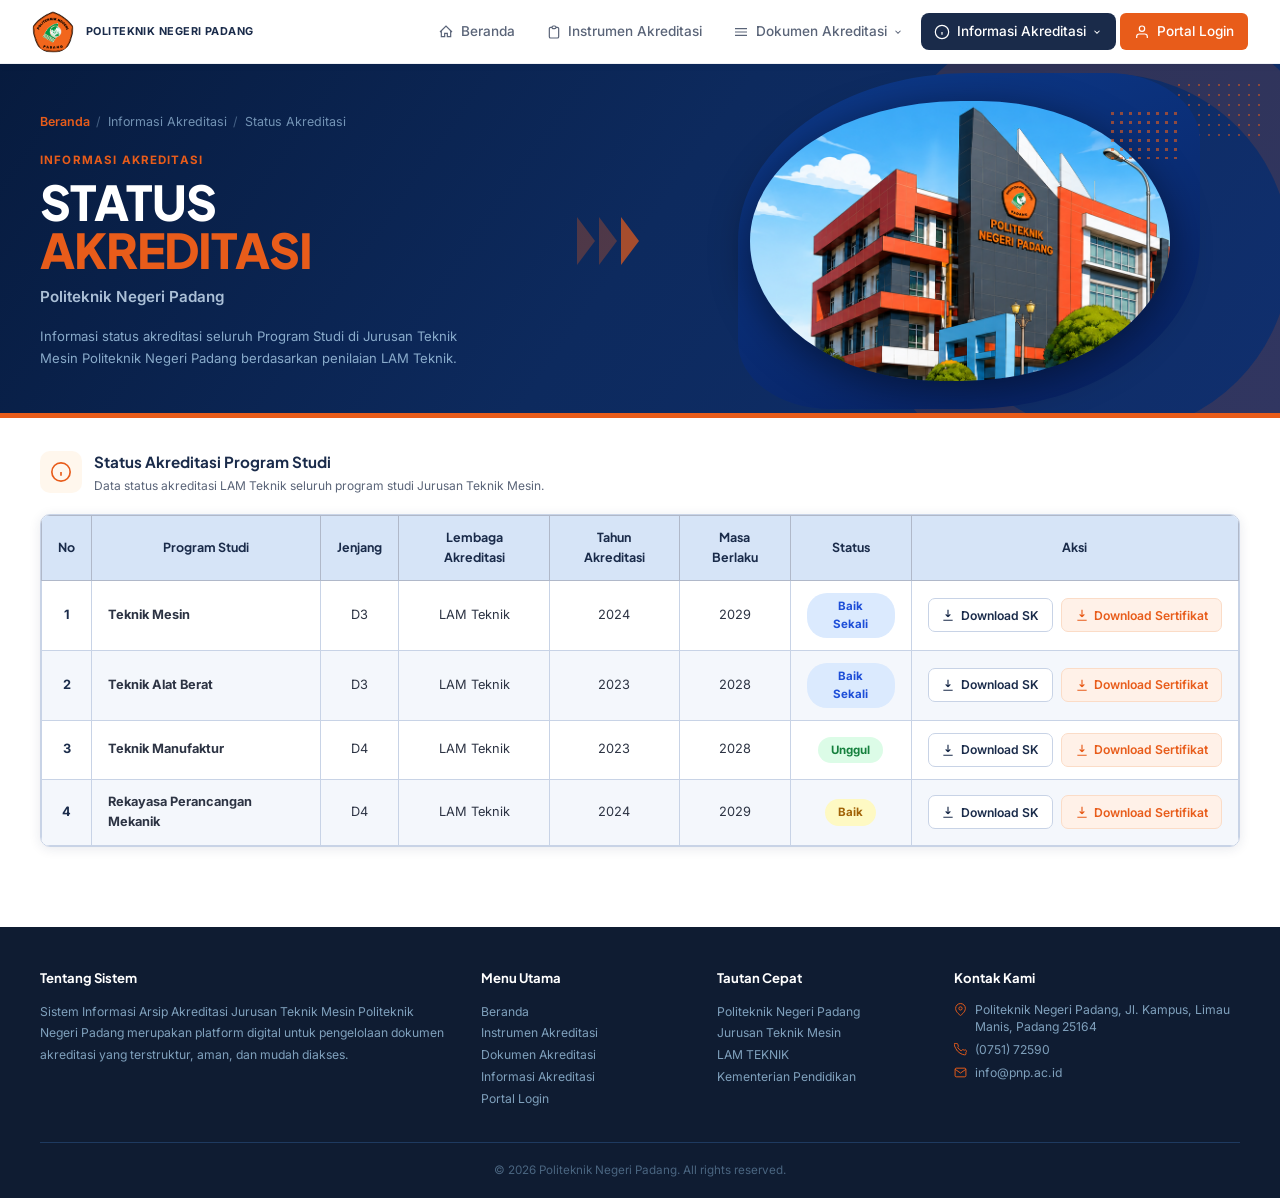
<file: status.html>
<!DOCTYPE html>
<html lang="id">
<head>
  <meta charset="UTF-8" />
  <meta name="viewport" content="width=device-width, initial-scale=1.0" />
  <title>Status Akreditasi – Politeknik Negeri Padang</title>
  <link href="https://fonts.googleapis.com/css2?family=Plus+Jakarta+Sans:wght@400;500;600;700;800&family=Inter:wght@400;500;600&display=swap" rel="stylesheet" />
  <style>
    :root {
      --navy: #1a2b4a; --navy-dk: #0f1c32; --orange: #e85c1a; --orange-lt: #f47c44;
      --white: #ffffff; --gray-50: #f8f9fb; --gray-100: #eef0f4; --gray-400: #9aa3b2;
      --gray-600: #5a6478; --gray-800: #2d3444;
      --shadow: 0 2px 12px rgba(26,43,74,.10); --shadow-lg: 0 8px 32px rgba(26,43,74,.14); --r-lg: 16px;
    }
    *, *::before, *::after { box-sizing: border-box; margin: 0; padding: 0; }
    body { font-family: 'Inter', sans-serif; background: var(--white); color: var(--gray-800); line-height: 1.6; }
    nav {
      position: sticky; top: 0; z-index: 100; background: var(--white);
      border-bottom: 1px solid var(--gray-100); box-shadow: 0 1px 8px rgba(0,0,0,.06);
      display: flex; align-items: center; padding: 0 2rem; height: 64px; gap: 1.5rem;
    }
    .nav-brand { display: flex; align-items: center; gap: .75rem; text-decoration: none; }
    .nav-logo { width: 42px; height: 42px; border-radius: 50%; overflow: hidden; flex-shrink: 0; }
    .nav-logo img { width: 100%; height: 100%; object-fit: cover; }
    .nav-brand-text .inst { font-size: .68rem; font-weight: 700; color: var(--navy); letter-spacing: .04em; text-transform: uppercase; }
    .nav-links { display: flex; gap: .25rem; margin-left: auto; align-items: center; list-style: none; }
    .nav-links > li > a {
      display: flex; align-items: center; gap: .4rem; padding: .45rem .85rem; border-radius: 6px;
      font-size: .85rem; font-weight: 500; color: var(--gray-600); text-decoration: none; transition: background .15s, color .15s;
    }
    .nav-links > li > a:hover { background: var(--gray-50); color: var(--navy); }
    .btn-login { background: var(--orange) !important; color: var(--white) !important; border-radius: 6px !important; padding: .45rem .9rem !important; font-size: .85rem; font-weight: 600; }
    .btn-login:hover { background: var(--orange-lt) !important; }
    .nav-icon { width: 16px; height: 16px; stroke: currentColor; fill: none; stroke-width: 1.8; }
    .nav-item { position: relative; list-style: none; }
    .nav-item > a {
      position: relative; display: flex; align-items: center; gap: .4rem; padding: .45rem .85rem; border-radius: 6px;
      font-size: .85rem; font-weight: 500; color: var(--gray-600); text-decoration: none; transition: background .15s, color .15s; cursor: pointer;
    }
    .nav-item > a:hover, .nav-item > a.active { background: var(--navy); color: var(--white); border-radius: 8px; }
    .nav-item > a::after { content: ''; position: absolute; bottom: -8px; left: 0; right: 0; height: 8px; }
    .chevron { width: 10px; height: 10px; stroke: currentColor; fill: none; stroke-width: 2.5; transition: transform .2s; }
    .dropdown-menu {
      display: none; position: absolute; top: calc(100% + 8px); left: 0;
      background: var(--white); border: 1px solid var(--gray-100); border-radius: 10px;
      box-shadow: var(--shadow-lg); min-width: 220px; padding: .4rem 0; z-index: 200;
      margin-top: -8px; padding-top: 12px;
    }
    .dropdown-menu a {
      display: flex; align-items: center; gap: .5rem; padding: .55rem 1rem;
      font-size: .82rem; font-weight: 500; color: var(--gray-600); text-decoration: none; transition: background .12s, color .12s;
    }
    .dropdown-menu a:hover { background: var(--gray-50); color: var(--navy); }
    .dropdown-menu a.active-sub { color: var(--orange); font-weight: 600; }
    .dot { width: 6px; height: 6px; border-radius: 50%; background: var(--orange); flex-shrink: 0; }
    .hero {
      position: relative; min-height: 280px;
      background: linear-gradient(125deg, #071b3e 0%, #0d2a5e 50%, #102f6e 100%);
      display: grid; grid-template-columns: 1fr 1fr; overflow: hidden;
    }
    .hero-arc { position: absolute; right: -80px; top: -60px; width: 500px; height: 500px; border-radius: 50%; border: 70px solid var(--orange); opacity: .15; z-index: 1; pointer-events: none; }
    .hero-dots-tr { position: absolute; top: 16px; right: 16px; width: 90px; height: 60px; background-image: radial-gradient(circle, rgba(232,92,26,.5) 1.5px, transparent 1.5px); background-size: 10px 10px; z-index: 2; pointer-events: none; }
    .hero-content { position: relative; z-index: 3; display: flex; flex-direction: column; justify-content: center; padding: 3rem 2rem 3rem 2.5rem; }
    .hero-breadcrumb { display: flex; align-items: center; gap: .4rem; font-size: .78rem; color: rgba(160,195,225,.7); margin-bottom: 1.2rem; flex-wrap: wrap; }
    .hero-breadcrumb a { color: var(--orange); text-decoration: none; font-weight: 600; }
    .hero-breadcrumb .sep { color: rgba(160,195,225,.4); }
    .hero-eyebrow { font-size: .72rem; font-weight: 700; letter-spacing: .1em; text-transform: uppercase; color: var(--orange); margin-bottom: .5rem; }
    .hero-main-title { font-family: 'Plus Jakarta Sans', sans-serif; font-size: 3rem; font-weight: 800; line-height: 1; color: var(--white); letter-spacing: -.02em; margin-bottom: .1rem; }
    .hero-main-title span { color: var(--orange); display: block; }
    .hero-sub { font-size: .95rem; font-weight: 600; color: rgba(200,220,240,.85); margin-top: .6rem; }
    .hero-desc-block { margin-top: 1rem; max-width: 420px; }
    .hero-desc-block p { font-size: .82rem; color: rgba(160,195,225,.85); line-height: 1.7; }
    .hero-visual { position: relative; z-index: 3; display: flex; align-items: center; justify-content: center; padding: 2rem; }
    .hero-bottom-bar { position: absolute; bottom: 0; left: 0; right: 0; height: 5px; background: var(--orange); z-index: 10; }
    .content-wrap { padding: 2rem 2.5rem; }
    .toolbar { display: flex; align-items: center; justify-content: space-between; flex-wrap: wrap; gap: 1rem; margin-bottom: 1.2rem; }
    .toolbar-left { display: flex; align-items: center; gap: .75rem; }
    .toolbar-icon { width: 42px; height: 42px; border-radius: 10px; background: #fff7ed; display: flex; align-items: center; justify-content: center; }
    .toolbar-icon svg { width: 22px; height: 22px; stroke: var(--orange); fill: none; stroke-width: 1.8; }
    .toolbar-text h2 { font-family: 'Plus Jakarta Sans', sans-serif; font-size: .95rem; font-weight: 700; color: var(--navy); }
    .toolbar-text p { font-size: .75rem; color: var(--gray-600); margin-top: .1rem; }
    .tbl-wrap { border: 1px solid #c8d3e6; border-radius: 10px; overflow: hidden; box-shadow: var(--shadow); }
    @media (max-width: 900px) {
      .tbl-wrap {
        overflow-x: auto;
        -webkit-overflow-scrolling: touch;
      }
      .tbl-wrap table { min-width: 900px; }
    }
    table { width: 100%; border-collapse: collapse; font-size: .82rem; }
    thead tr { background: #d6e4f7; }
    thead th { padding: .75rem 1rem; border: 1px solid #b0b8c9; color: var(--navy); font-family: 'Plus Jakarta Sans', sans-serif; font-weight: 700; font-size: .78rem; text-align: center; }
    tbody tr:nth-child(odd) { background: #fff; }
    tbody tr:nth-child(even) { background: #f4f7fc; }
    tbody tr:hover { background: #edf3fb; }
    tbody td { padding: .75rem 1rem; border: 1px solid #c8d3e6; vertical-align: middle; font-size: .8rem; }
    .td-no { text-align: center; font-weight: 700; color: var(--navy); width: 48px; }
    .td-center { text-align: center; }
    .badge {
      display: inline-block; padding: .25rem .8rem; border-radius: 20px;
      font-size: .72rem; font-weight: 700;
    }
    .badge-unggul { background: #dcfce7; color: #15803d; }
    .badge-baik-sekali { background: #dbeafe; color: #1d4ed8; }
    .badge-baik { background: #fef9c3; color: #a16207; }
    .badge-proses { background: #fee2e2; color: #b91c1c; }
    footer { background: var(--navy-dk); padding: 2.5rem 2.5rem 1.2rem; color: #7fa0bc; margin-top: 3rem; }
    .footer-grid { display: grid; grid-template-columns: 2fr 1fr 1fr 1.4fr; gap: 2rem; margin-bottom: 2rem; }
    .footer-col h5 { font-family: 'Plus Jakarta Sans', sans-serif; font-size: .82rem; font-weight: 700; color: var(--white); margin-bottom: .8rem; }
    .footer-col p, .footer-col a { font-size: .76rem; color: #7fa0bc; line-height: 1.8; text-decoration: none; display: block; }
    .footer-col a:hover { color: var(--orange-lt); }
    .footer-contact-item { display: flex; align-items: flex-start; gap: .5rem; font-size: .76rem; color: #7fa0bc; margin-bottom: .4rem; line-height: 1.4; }
    .footer-contact-item svg { width: 13px; height: 13px; stroke: var(--orange); fill: none; stroke-width: 1.8; flex-shrink: 0; margin-top: 2px; }
    .footer-bottom { border-top: 1px solid #1e3a60; padding-top: 1.1rem; text-align: center; font-size: .73rem; color: #4a6580; }
  
  .hero-img-wrap { position: relative; width: 100%; max-width: 420px; height: 280px; }
  .hero-img-bg {
    position: absolute; right: -30px; top: 50%; transform: translateY(-50%);
    width: 110%; height: 120%;
    background: linear-gradient(160deg, #0d3a8a 0%, #072060 100%);
    border-radius: 50% 20% 50% 20%; z-index: 0;
  }
  .hero-img-container {
    position: relative; z-index: 2; width: 100%; height: 100%;
    border-radius: 50% 45% 50% 45% / 50% 50% 50% 50%;
    overflow: hidden; box-shadow: 0 8px 40px rgba(0,0,0,.45);
  }
  .hero-img-container img { width: 100%; height: 100%; object-fit: cover; object-position: 40% 20%; }
  .deco-dots {
    position: absolute; top: 8px; right: -8px; width: 70px; height: 50px;
    background-image: radial-gradient(circle, rgba(232,92,26,.6) 1.5px, transparent 1.5px);
    background-size: 9px 9px; z-index: 5;
  }
  .hero-chevrons {
    position: absolute; left: 95%; top: 50%;
    transform: translate(-50%, -50%);
    z-index: 4; display: flex; gap: 4px;
  }
  .chev {
    display: block; width: 0; height: 0;
    border-top: 24px solid transparent;
    border-bottom: 24px solid transparent;
    border-left: 18px solid rgba(232,92,26,.7);
  }
  .chev.dim { border-left-color: rgba(232,92,26,.3); }

  /* === Kolom Aksi (Download SK & Download Sertifikat) === */
  .td-aksi { text-align: center; white-space: nowrap; }
  .aksi-group { display: inline-flex; align-items: center; gap: .5rem; }
  .btn-aksi {
    display: inline-flex; align-items: center; gap: .35rem;
    padding: .4rem .8rem; border-radius: 7px; font-size: .76rem; font-weight: 600;
    text-decoration: none; border: 1px solid transparent; cursor: pointer;
    transition: background .15s, border-color .15s, transform .1s;
  }
  .btn-aksi svg { width: 14px; height: 14px; stroke: currentColor; fill: none; stroke-width: 2; flex-shrink: 0; }
  .btn-sk { background: var(--white); color: var(--navy); border-color: #c8d3e6; }
  .btn-sk:hover { background: var(--gray-50); border-color: var(--navy); }
  .btn-sertifikat { background: #fff1e8; color: var(--orange); border-color: #fbdcc7; }
  .btn-sertifikat:hover { background: #ffe4d3; border-color: var(--orange); }
  .btn-aksi:active { transform: scale(.97); }
  
    /* ===== NAV RESPONSIVE (HAMBURGER) ===== */
    .nav-toggle {
      display: none;
      background: none;
      border: none;
      cursor: pointer;
      padding: 6px;
      margin-left: auto;
      z-index: 210;
    }
    .nav-toggle svg { width: 26px; height: 26px; stroke: var(--navy, #1a2b4a); fill: none; stroke-width: 2; }

    @media (max-width: 768px) {
      .nav-toggle { display: block; }
      .nav-links {
        display: none;
        position: absolute;
        top: 64px;
        left: 0;
        width: 100%;
        flex-direction: column;
        align-items: stretch;
        background: var(--white, #fff);
        box-shadow: 0 8px 20px rgba(0,0,0,.10);
        padding: .5rem 1rem 1rem;
        gap: .15rem;
        margin: 0;
        max-height: calc(100vh - 64px);
        overflow-y: auto;
      }
      .nav-links.active { display: flex; }
      .nav-links li { width: 100%; }
      .nav-links > li > a, .nav-links .nav-item > a { width: 100%; }
      .nav-item .dropdown-menu {
        display: none;
        position: static;
        box-shadow: none;
        border: none;
        min-width: 0;
        width: 100%;
        padding-left: 1rem;
        margin-top: 0;
        padding-top: 0;
      }
      .nav-item .dropdown-menu.active { display: block; }
    }
    /* ===== END NAV RESPONSIVE ===== */
  </style>
</head>
<body>
<nav>
  <a href="index.html" class="nav-brand">
    <div class="nav-logo"><img src="logopnp.png" alt="Logo PNP"></div>
    <div class="nav-brand-text"><div class="inst">Politeknik Negeri Padang</div></div>
  </a>
  <button class="nav-toggle" id="navToggle" aria-label="Buka menu">
    <svg viewBox="0 0 24 24"><path d="M3 6h18M3 12h18M3 18h18" stroke-linecap="round"/></svg>
  </button>
  <ul class="nav-links">
    <li><a href="index.html"><svg class="nav-icon" viewBox="0 0 24 24"><path d="M3 12L12 3l9 9M5 10v9h5v-5h4v5h5v-9"/></svg>Beranda</a></li>
    <li><a href="instrumen.html"><svg class="nav-icon" viewBox="0 0 24 24"><path d="M9 5H7a2 2 0 00-2 2v12a2 2 0 002 2h10a2 2 0 002-2V7a2 2 0 00-2-2h-2M9 5a2 2 0 002 2h2a2 2 0 002-2M9 5a2 2 0 012-2h2a2 2 0 012 2"/></svg>Instrumen Akreditasi</a></li>
    <li class="nav-item">
      <a href="#">
        <svg class="nav-icon" viewBox="0 0 24 24"><path d="M3 7h18M3 12h18M3 17h18"/></svg>
        Dokumen Akreditasi
        <svg class="chevron" viewBox="0 0 24 24"><path d="M6 9l6 6 6-6"/></svg>
      </a>
      <div class="dropdown-menu">
        <a href="d3tme.html"><span class="dot"></span>D3 Teknik Mesin</a>
        <a href="d3tab.html"><span class="dot"></span>D3 Teknik Alat Berat</a>
        <a href="d4tma.html"><span class="dot"></span>D4 Teknik Manufaktur</a>
        <a href="d4rpm.html"><span class="dot"></span>D4 Rekayasa Perancangan Mekanik</a>
      </div>
    </li>
    <li class="nav-item">
      <a href="#" class="active">
        <svg class="nav-icon" viewBox="0 0 24 24"><circle cx="12" cy="12" r="10"/><path d="M12 16v-4M12 8h.01"/></svg>
        Informasi Akreditasi
        <svg class="chevron" viewBox="0 0 24 24"><path d="M6 9l6 6 6-6"/></svg>
      </a>
      <div class="dropdown-menu">
        <a href="status-akreditasi.html" class="active-sub"><span class="dot"></span>Status Akreditasi</a>
        <a href="tim.html"><span class="dot"></span>Tim Akreditasi</a>
        <a href="kegiatan.html"><span class="dot"></span>Kegiatan Akreditasi</a>
      </div>
    </li>
    <li><a href="portal.html" class="btn-login"><svg class="nav-icon" viewBox="0 0 24 24"><path d="M20 21v-2a4 4 0 00-4-4H8a4 4 0 00-4 4v2"/><circle cx="12" cy="7" r="4"/></svg>Portal Login</a></li>
  </ul>
</nav>

<section class="hero">
  <div class="hero-arc"></div>
  <div class="hero-dots-tr"></div>
  <div class="hero-content">
    <div class="hero-chevrons">
      <span class="chev dim"></span>
      <span class="chev dim"></span>
      <span class="chev"></span>
    </div>
    <div class="hero-breadcrumb">
      <a href="index.html">Beranda</a><span class="sep">/</span>
      <span>Informasi Akreditasi</span><span class="sep">/</span>
      <span>Status Akreditasi</span>
    </div>
    <div class="hero-eyebrow">Informasi Akreditasi</div>
    <h1 class="hero-main-title">STATUS<br><span>AKREDITASI</span></h1>
    <div class="hero-sub">Politeknik Negeri Padang</div>
    <div class="hero-desc-block">
      <p>Informasi status akreditasi seluruh Program Studi di Jurusan Teknik Mesin Politeknik Negeri Padang berdasarkan penilaian LAM Teknik.</p>
    </div>
  </div>
  <div class="hero-visual">
    <div class="hero-img-wrap">
      <div class="hero-img-bg"></div>
      <div class="deco-dots"></div>
      <div class="hero-img-container">
        <img src="gambar gedung.png" alt="Gedung Politeknik Negeri Padang">
      </div>
    </div>
  </div>
  <div class="hero-bottom-bar"></div>
</section>

<div class="content-wrap">
  <div class="toolbar">
    <div class="toolbar-left">
      <div class="toolbar-icon"><svg viewBox="0 0 24 24"><circle cx="12" cy="12" r="10"/><path d="M12 16v-4M12 8h.01"/></svg></div>
      <div class="toolbar-text">
        <h2>Status Akreditasi Program Studi</h2>
        <p>Data status akreditasi LAM Teknik seluruh program studi Jurusan Teknik Mesin.</p>
      </div>
    </div>
  </div>
  <div class="tbl-wrap">
    <table>
      <thead>
        <tr>
          <th>No</th>
          <th>Program Studi</th>
          <th>Jenjang</th>
          <th>Lembaga Akreditasi</th>
          <th>Tahun Akreditasi</th>
          <th>Masa Berlaku</th>
          <th>Status</th>
          <th>Aksi</th>
        </tr>
      </thead>
      <tbody>
        <tr>
          <td class="td-no">1</td>
          <td><strong>Teknik Mesin</strong></td>
          <td class="td-center">D3</td>
          <td class="td-center">LAM Teknik</td>
          <td class="td-center">2024</td>
          <td class="td-center">2029</td>
          <td class="td-center"><span class="badge badge-baik-sekali">Baik Sekali</span></td>
          <td class="td-aksi">
            <div class="aksi-group">
              <a href="https://drive.google.com/file/d/1WdhHVUIsSPnvBkSBBTrmV04YheABpUg4/view?usp=sharing" target="_blank" class="btn-aksi btn-sk">
                <svg viewBox="0 0 24 24"><path d="M12 3v12m0 0l-4-4m4 4l4-4M4 21h16"/></svg>Download SK
              </a>
              <a href="https://drive.google.com/file/d/15hdbTiM71f4diOKVXVWFdAA8iJUXzBLR/view?usp=sharing" target="_blank" class="btn-aksi btn-sertifikat">
                <svg viewBox="0 0 24 24"><path d="M12 3v12m0 0l-4-4m4 4l4-4M4 21h16"/></svg>Download Sertifikat
              </a>
            </div>
          </td>
        </tr>
        <tr>
          <td class="td-no">2</td>
          <td><strong>Teknik Alat Berat</strong></td>
          <td class="td-center">D3</td>
          <td class="td-center">LAM Teknik</td>
          <td class="td-center">2023</td>
          <td class="td-center">2028</td>
          <td class="td-center"><span class="badge badge-baik-sekali">Baik Sekali</span></td>
          <td class="td-aksi">
            <div class="aksi-group">
              <a href="https://drive.google.com/file/d/1UIazr5RuaZ_egPoa3wSCXAP3SVewZ0R3/view?usp=sharing" target="_blank" class="btn-aksi btn-sk">
                <svg viewBox="0 0 24 24"><path d="M12 3v12m0 0l-4-4m4 4l4-4M4 21h16"/></svg>Download SK
              </a>
              <a href="https://drive.google.com/file/d/1Zt5LOg9bB9onw4MSJbYbp1LAr7VilufN/view?usp=sharing" target="_blank" class="btn-aksi btn-sertifikat">
                <svg viewBox="0 0 24 24"><path d="M12 3v12m0 0l-4-4m4 4l4-4M4 21h16"/></svg>Download Sertifikat
              </a>
            </div>
          </td>
        </tr>
        <tr>
          <td class="td-no">3</td>
          <td><strong>Teknik Manufaktur</strong></td>
          <td class="td-center">D4</td>
          <td class="td-center">LAM Teknik</td>
          <td class="td-center">2023</td>
          <td class="td-center">2028</td>
          <td class="td-center"><span class="badge badge-unggul">Unggul</span></td>
          <td class="td-aksi">
            <div class="aksi-group">
              <a href="https://drive.google.com/file/d/1IjzvThhurL0juh_al8G_HA5Igp6MbXrV/view?usp=sharing" target="_blank" class="btn-aksi btn-sk">
                <svg viewBox="0 0 24 24"><path d="M12 3v12m0 0l-4-4m4 4l4-4M4 21h16"/></svg>Download SK
              </a>
              <a href="https://drive.google.com/file/d/1dV-gE-F97nur5PjaOqEO_60pASjo_o76/view?usp=sharing" target="_blank" class="btn-aksi btn-sertifikat">
                <svg viewBox="0 0 24 24"><path d="M12 3v12m0 0l-4-4m4 4l4-4M4 21h16"/></svg>Download Sertifikat
              </a>
            </div>
          </td>
        </tr>
        <tr>
          <td class="td-no">4</td>
          <td><strong>Rekayasa Perancangan Mekanik</strong></td>
          <td class="td-center">D4</td>
          <td class="td-center">LAM Teknik</td>
          <td class="td-center">2024</td>
          <td class="td-center">2029</td>
          <td class="td-center"><span class="badge badge-baik">Baik</span></td>
          <td class="td-aksi">
            <div class="aksi-group">
              <a href="https://drive.google.com/file/d/1n2i0qb-bAAQ_oAuGGCb1B80poMDrJl6s/view?usp=sharing" target="_blank" class="btn-aksi btn-sk">
                <svg viewBox="0 0 24 24"><path d="M12 3v12m0 0l-4-4m4 4l4-4M4 21h16"/></svg>Download SK
              </a>
              <a href="https://drive.google.com/file/d/1mXPylzq_Nr2zBfk7qg6Dl7dijX5DDcAU/view?usp=sharing" target="_blank" class="btn-aksi btn-sertifikat">
                <svg viewBox="0 0 24 24"><path d="M12 3v12m0 0l-4-4m4 4l4-4M4 21h16"/></svg>Download Sertifikat
              </a>
            </div>
          </td>
        </tr>
      </tbody>
    </table>
  </div>
</div>

<footer>
  <div class="footer-grid">
    <div class="footer-col">
      <h5>Tentang Sistem</h5>
      <p>Sistem Informasi Arsip Akreditasi Jurusan Teknik Mesin Politeknik Negeri Padang merupakan platform digital untuk pengelolaan dokumen akreditasi yang terstruktur, aman, dan mudah diakses.</p>
    </div>
    <div class="footer-col">
      <h5>Menu Utama</h5>
      <a href="index.html">Beranda</a>
      <a href="instrumen.html">Instrumen Akreditasi</a>
      <a href="d3tme.html">Dokumen Akreditasi</a>
      <a href="status.html">Informasi Akreditasi</a>
      <a href="portal.html">Portal Login</a>
    </div>
    <div class="footer-col">
      <h5>Tautan Cepat</h5>
      <a href="https://www.pnp.ac.id/">Politeknik Negeri Padang</a>
      <a href="https://me.pnp.ac.id/">Jurusan Teknik Mesin</a>
      <a href="https://lamteknik.or.id/">LAM TEKNIK</a>
      <a href="https://kemdiktisaintek.go.id/">Kementerian Pendidikan</a>
    </div>
    <div class="footer-col">
      <h5>Kontak Kami</h5>
      <div class="footer-contact-item"><svg viewBox="0 0 24 24"><path d="M21 10c0 7-9 13-9 13S3 17 3 10a9 9 0 0118 0z"/><circle cx="12" cy="10" r="3"/></svg>Politeknik Negeri Padang, Jl. Kampus, Limau Manis, Padang 25164</div>
      <div class="footer-contact-item"><svg viewBox="0 0 24 24"><path d="M22 16.92v3a2 2 0 01-2.18 2 19.79 19.79 0 01-8.63-3.07A19.5 19.5 0 013.07 9.81a19.79 19.79 0 01-3.07-8.7A2 2 0 012.18 1h3a2 2 0 012 1.72c.127.96.361 1.903.7 2.81a2 2 0 01-.45 2.11L6.91 8.15a16 16 0 006.29 6.29l1.51-1.52a2 2 0 012.11-.45c.907.339 1.85.573 2.81.7A2 2 0 0122 16.92z"/></svg>(0751) 72590</div>
      <div class="footer-contact-item"><svg viewBox="0 0 24 24"><path d="M4 4h16c1.1 0 2 .9 2 2v12c0 1.1-.9 2-2 2H4c-1.1 0-2-.9-2-2V6c0-1.1.9-2 2-2z"/><polyline points="22,6 12,13 2,6"/></svg>info@pnp.ac.id</div>
    </div>
  </div>
  <div class="footer-bottom">© 2026 Politeknik Negeri Padang. All rights reserved.</div>
</footer>

<script>
document.querySelectorAll('.nav-item').forEach(item => {
  const menu = item.querySelector('.dropdown-menu');
  if (!menu) return;
  let timeout;
  item.addEventListener('mouseenter', () => { clearTimeout(timeout); document.querySelectorAll('.dropdown-menu').forEach(m => m.style.display = 'none'); menu.style.display = 'block'; });
  item.addEventListener('mouseleave', () => { timeout = setTimeout(() => { menu.style.display = 'none'; }, 500); });
  menu.addEventListener('mouseenter', () => { clearTimeout(timeout); });
  menu.addEventListener('mouseleave', () => { timeout = setTimeout(() => { menu.style.display = 'none'; }, 500); });
});
</script>

<script>
(function () {
  var toggle = document.getElementById('navToggle');
  var links = document.querySelector('.nav-links');
  if (toggle && links) {
    toggle.addEventListener('click', function (e) {
      e.stopPropagation();
      links.classList.toggle('active');
    });
    document.addEventListener('click', function (e) {
      if (!e.target.closest('.nav-links') && !e.target.closest('.nav-toggle')) {
        links.classList.remove('active');
      }
    });
  }
})();
</script>
</body>
</html>
</file>
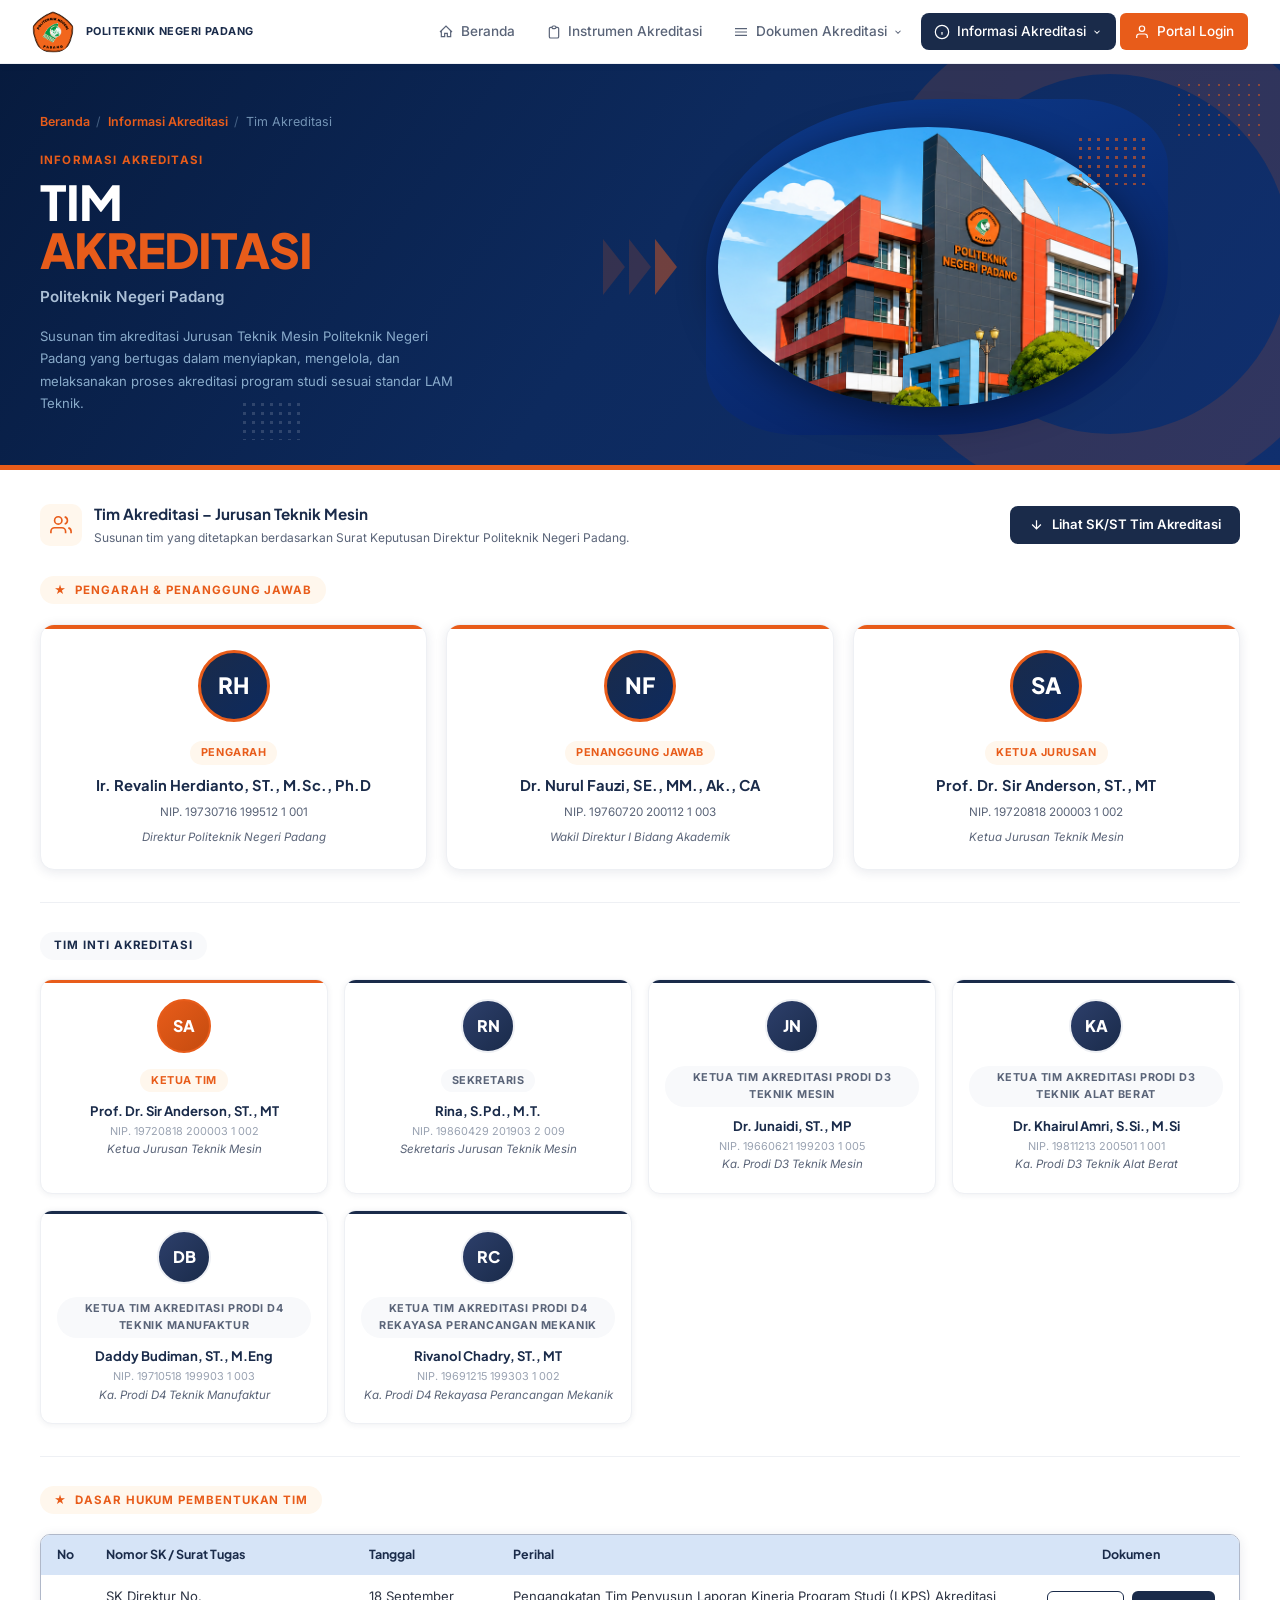
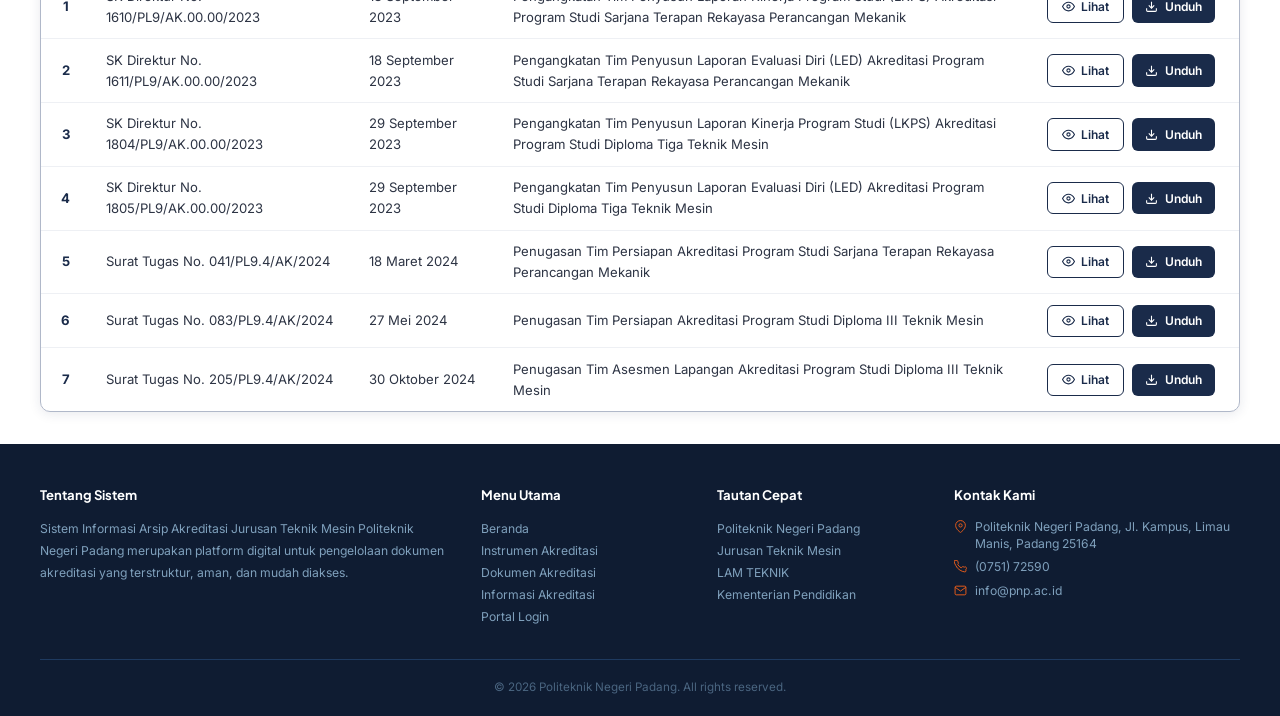
<file: tim.html>
<!DOCTYPE html>
<html lang="id">
<head>
  <meta charset="UTF-8" />
  <meta name="viewport" content="width=device-width, initial-scale=1.0" />
  <title>Tim Akreditasi – Jurusan Teknik Mesin – Politeknik Negeri Padang</title>
  <link href="https://fonts.googleapis.com/css2?family=Plus+Jakarta+Sans:wght@400;500;600;700;800&family=Inter:wght@400;500;600&display=swap" rel="stylesheet" />
  <style>
    :root {
      --navy: #1a2b4a;
      --navy-dk: #0f1c32;
      --orange: #e85c1a;
      --orange-lt: #f47c44;
      --white: #ffffff;
      --gray-50: #f8f9fb;
      --gray-100: #eef0f4;
      --gray-400: #9aa3b2;
      --gray-600: #5a6478;
      --gray-800: #2d3444;
      --shadow: 0 2px 12px rgba(26,43,74,.10);
      --shadow-lg: 0 8px 32px rgba(26,43,74,.14);
      --r-lg: 16px;
    }
    *, *::before, *::after { box-sizing: border-box; margin: 0; padding: 0; }
    html { scroll-behavior: smooth; }
    body { font-family: 'Inter', sans-serif; background: var(--white); color: var(--gray-800); line-height: 1.6; }
    #sk-table-section { scroll-margin-top: 84px; }

    /* ===== NAVBAR ===== */
    nav {
      position: sticky; top: 0; z-index: 100;
      background: var(--white);
      border-bottom: 1px solid var(--gray-100);
      box-shadow: 0 1px 8px rgba(0,0,0,.06);
      display: flex; align-items: center;
      padding: 0 2rem; height: 64px; gap: 1.5rem;
    }
    .nav-brand { display: flex; align-items: center; gap: .75rem; text-decoration: none; }
    .nav-logo { width: 42px; height: 42px; border-radius: 50%; overflow: hidden; flex-shrink: 0; }
    .nav-logo img { width: 100%; height: 100%; object-fit: cover; }
    .nav-brand-text .inst { font-size: .68rem; font-weight: 700; color: var(--navy); letter-spacing: .04em; text-transform: uppercase; }
    .nav-links { display: flex; gap: .25rem; margin-left: auto; align-items: center; list-style: none; }
    .nav-links > li > a {
      display: flex; align-items: center; gap: .4rem;
      padding: .45rem .85rem; border-radius: 6px;
      font-size: .85rem; font-weight: 500;
      color: var(--gray-600); text-decoration: none;
      transition: background .15s, color .15s;
    }
    .nav-links > li > a:hover { background: var(--gray-50); color: var(--navy); }
    .nav-links > li > a.active { background: var(--navy); color: var(--white); border-radius: 8px; }
    .btn-login {
      background: var(--orange) !important; color: var(--white) !important;
      border-radius: 6px !important; padding: .45rem .9rem !important;
      font-size: .85rem; font-weight: 600;
      text-decoration: none !important;
    }
    .btn-login:hover { background: var(--orange-lt) !important; }
    .nav-icon { width: 16px; height: 16px; stroke: currentColor; fill: none; stroke-width: 1.8; }
    .nav-item { position: relative; list-style: none; }
    .nav-item > a {
      display: flex; align-items: center; gap: .4rem;
      padding: .45rem .85rem; border-radius: 6px;
      font-size: .85rem; font-weight: 500;
      color: var(--gray-600); text-decoration: none;
      transition: background .15s, color .15s; cursor: pointer;
    }
    .nav-item > a:hover, .nav-item > a.active { background: var(--navy); color: var(--white); border-radius: 8px; }
    .chevron { width: 10px; height: 10px; stroke: currentColor; fill: none; stroke-width: 2.5; transition: transform .2s; }
    .dropdown-menu {
      display: none; position: absolute; top: 100%; left: 0;
      background: var(--white); border: 1px solid var(--gray-100);
      border-radius: 10px; box-shadow: var(--shadow-lg);
      min-width: 220px; padding: .4rem 0; z-index: 200;
      margin-top: 8px; padding-top: 8px;
    }
    .dropdown-menu a {
      display: flex; align-items: center; gap: .5rem;
      padding: .55rem 1rem; font-size: .82rem; font-weight: 500;
      color: var(--gray-600); text-decoration: none; background: none;
      transition: background .12s, color .12s;
    }
    .dropdown-menu a:hover { background: var(--gray-50); color: var(--navy); }
    .dropdown-menu a.active-sub { color: var(--orange); font-weight: 600; }
    .dot { width: 6px; height: 6px; border-radius: 50%; background: var(--orange); flex-shrink: 0; }

    /* ===== HERO ===== */
    .hero {
      position: relative; min-height: 340px;
      background: linear-gradient(125deg, #071b3e 0%, #0d2a5e 50%, #102f6e 100%);
      display: grid; grid-template-columns: 1fr 1fr; overflow: hidden;
    }
    .hero-arc {
      position: absolute; right: -80px; top: -60px;
      width: 500px; height: 500px; border-radius: 50%;
      border: 70px solid var(--orange);
      opacity: .15; z-index: 1; pointer-events: none;
    }
    .hero-dots-tr {
      position: absolute; top: 16px; right: 16px;
      width: 90px; height: 60px;
      background-image: radial-gradient(circle, rgba(232,92,26,.5) 1.5px, transparent 1.5px);
      background-size: 10px 10px; z-index: 2; pointer-events: none;
    }
    .hero-dots-bl {
      position: absolute; bottom: 30px; left: 240px;
      width: 60px; height: 40px;
      background-image: radial-gradient(circle, rgba(255,255,255,.15) 1.5px, transparent 1.5px);
      background-size: 9px 9px; z-index: 2; pointer-events: none;
    }
    .hero-content {
      position: relative; z-index: 3;
      display: flex; flex-direction: column; justify-content: center;
      padding: 3rem 2rem 3rem 2.5rem;
    }
    .hero-breadcrumb {
      display: flex; align-items: center; gap: .4rem;
      font-size: .78rem; color: rgba(160,195,225,.7); margin-bottom: 1.2rem;
      flex-wrap: wrap;
    }
    .hero-breadcrumb a { color: var(--orange); text-decoration: none; font-weight: 600; }
    .hero-breadcrumb a:hover { text-decoration: underline; }
    .hero-breadcrumb .sep { color: rgba(160,195,225,.4); }
    .hero-eyebrow {
      font-size: .72rem; font-weight: 700; letter-spacing: .1em;
      text-transform: uppercase; color: var(--orange); margin-bottom: .5rem;
    }
    .hero-main-title {
      font-family: 'Plus Jakarta Sans', sans-serif;
      font-size: 3rem; font-weight: 800; line-height: 1;
      color: var(--white); letter-spacing: -.02em; margin-bottom: .1rem;
    }
    .hero-main-title span { color: var(--orange); display: block; }
    .hero-sub { font-size: .95rem; font-weight: 600; color: rgba(200,220,240,.85); margin-top: .6rem; }
    .hero-desc-block { margin-top: 1rem; max-width: 420px; }
    .hero-desc-block p { font-size: .82rem; color: rgba(160,195,225,.85); line-height: 1.7; margin-bottom: .5rem; }
    .hero-visual {
      position: relative; z-index: 3;
      display: flex; align-items: center;
      justify-content: center;
      padding: 2rem 2rem 2rem 0;
    }
    .hero-img-wrap { position: relative; width: 100%; max-width: 420px; height: 280px; margin-right: 2rem; }
    .hero-img-bg {
      position: absolute; right: -30px; top: 50%; transform: translateY(-50%);
      width: 110%; height: 120%;
      background: linear-gradient(160deg, #0d3a8a 0%, #072060 100%);
      border-radius: 50% 20% 50% 20%; z-index: 0;
    }
    .hero-img-container {
      position: relative; z-index: 2; width: 100%; height: 100%;
      border-radius: 50%;
      overflow: hidden; box-shadow: 0 8px 40px rgba(0,0,0,.45);
    }
    .hero-img-container img { width: 100%; height: 100%; object-fit: cover; object-position: center 60%; }
    .deco-dots {
      position: absolute; top: 8px; right: -8px; width: 70px; height: 50px;
      background-image: radial-gradient(circle, rgba(232,92,26,.6) 1.5px, transparent 1.5px);
      background-size: 9px 9px; z-index: 5;
    }
    .hero-chevrons {
      position: absolute; left: 50%; top: 50%;
      transform: translate(-50%, -50%); z-index: 4; display: flex; gap: 4px;
    }
    .chev { display: block; width: 0; height: 0; border-top: 28px solid transparent; border-bottom: 28px solid transparent; border-left: 22px solid rgba(232,92,26,.45); }
    .chev.dim { border-left-color: rgba(232,92,26,.18); }
    .hero-bottom-bar { position: absolute; bottom: 0; left: 0; right: 0; height: 5px; background: var(--orange); z-index: 10; }

    /* ===== CONTENT ===== */
    .content-wrap { padding: 2rem 2.5rem; background: var(--white); }

    /* ===== TOOLBAR ===== */
    .toolbar {
      display: flex; align-items: center; justify-content: space-between;
      flex-wrap: wrap; gap: 1rem; margin-bottom: 1.8rem;
    }
    .toolbar-left { display: flex; align-items: center; gap: .75rem; }
    .toolbar-icon {
      width: 42px; height: 42px; border-radius: 10px;
      background: #fff7ed; display: flex; align-items: center; justify-content: center; flex-shrink: 0;
    }
    .toolbar-icon svg { width: 22px; height: 22px; stroke: var(--orange); fill: none; stroke-width: 1.8; }
    .toolbar-text h2 { font-family: 'Plus Jakarta Sans', sans-serif; font-size: .95rem; font-weight: 700; color: var(--navy); }
    .toolbar-text p { font-size: .75rem; color: var(--gray-600); margin-top: .1rem; }

    /* ===== SK BUTTON ===== */
    .btn-sk {
      display: inline-flex; align-items: center; gap: .5rem;
      background: var(--navy); color: var(--white);
      border: none; border-radius: 8px;
      padding: .55rem 1.2rem;
      font-size: .82rem; font-weight: 600;
      text-decoration: none; cursor: pointer;
      transition: background .15s;
    }
    .btn-sk:hover { background: var(--orange); }
    .btn-sk svg { width: 15px; height: 15px; stroke: currentColor; fill: none; stroke-width: 2; }

    /* ===== TIM CARDS ===== */
    .section-label {
      display: inline-flex; align-items: center; gap: .5rem;
      font-size: .72rem; font-weight: 700; letter-spacing: .08em;
      text-transform: uppercase; color: var(--orange);
      background: #fff7ed; padding: .3rem .9rem; border-radius: 20px;
      margin-bottom: 1.2rem;
    }
    .section-label.navy {
      color: var(--navy); background: var(--gray-50);
    }

    /* Pengarah grid */
    .pengarah-grid { display: grid; grid-template-columns: repeat(3, 1fr); gap: 1.2rem; margin-bottom: 2rem; }

    .pengarah-card {
      background: var(--white);
      border: 1px solid var(--gray-100);
      border-radius: 14px;
      padding: 1.6rem 1.2rem 1.4rem;
      text-align: center;
      box-shadow: var(--shadow);
      transition: transform .2s, box-shadow .2s;
      position: relative; overflow: hidden;
    }
    .pengarah-card::before {
      content: ''; position: absolute; top: 0; left: 0; right: 0; height: 4px;
      background: var(--orange);
    }
    .pengarah-card:hover { transform: translateY(-4px); box-shadow: var(--shadow-lg); }

    /* Tim inti grid */
    .tim-grid { display: grid; grid-template-columns: repeat(4, 1fr); gap: 1rem; margin-bottom: 2rem; }

    .tim-card {
      background: var(--white);
      border: 1px solid var(--gray-100);
      border-radius: 12px;
      padding: 1.2rem 1rem;
      text-align: center;
      box-shadow: 0 1px 6px rgba(26,43,74,.07);
      transition: transform .2s, box-shadow .2s;
      position: relative; overflow: hidden;
    }
    .tim-card::before {
      content: ''; position: absolute; top: 0; left: 0; right: 0; height: 3px;
      background: var(--navy);
    }
    .tim-card.ketua::before { background: var(--orange); }
    .tim-card:hover { transform: translateY(-3px); box-shadow: var(--shadow); }

    /* Avatars */
    .avatar-lg {
      width: 72px; height: 72px; border-radius: 50%;
      background: linear-gradient(135deg, #1a2b4a, #0d2a5e);
      margin: 0 auto 1rem;
      display: flex; align-items: center; justify-content: center;
      font-family: 'Plus Jakarta Sans', sans-serif;
      font-size: 1.4rem; font-weight: 800; color: var(--white);
      border: 3px solid var(--orange);
    }
    .avatar-sm {
      width: 54px; height: 54px; border-radius: 50%;
      background: linear-gradient(135deg, #2d3f6b, #1a2b4a);
      margin: 0 auto .8rem;
      display: flex; align-items: center; justify-content: center;
      font-family: 'Plus Jakarta Sans', sans-serif;
      font-size: 1rem; font-weight: 800; color: var(--white);
      border: 2px solid var(--gray-100);
    }
    .tim-card.ketua .avatar-sm {
      background: linear-gradient(135deg, #e85c1a, #c44b0f);
      border-color: var(--orange);
    }

    /* Badge jabatan */
    .badge-jabatan {
      font-size: .68rem; font-weight: 700; letter-spacing: .05em;
      text-transform: uppercase; color: var(--orange);
      background: #fff7ed; padding: .2rem .7rem; border-radius: 20px;
      display: inline-block; margin-bottom: .6rem;
    }
    .badge-jabatan.navy {
      color: var(--gray-600); background: var(--gray-50);
    }
    .tim-card.ketua .badge-jabatan { color: var(--orange); background: #fff7ed; }

    .card-nama { font-family: 'Plus Jakarta Sans', sans-serif; font-size: .92rem; font-weight: 700; color: var(--navy); margin-bottom: .3rem; }
    .card-nama-sm { font-family: 'Plus Jakarta Sans', sans-serif; font-size: .82rem; font-weight: 700; color: var(--navy); margin-bottom: .25rem; line-height: 1.3; }
    .card-nip { font-size: .73rem; color: var(--gray-600); margin-bottom: .4rem; }
    .card-nip-sm { font-size: .68rem; color: var(--gray-400); }
    .card-unit { font-size: .72rem; color: var(--gray-600); font-style: italic; }

    /* divider */
    .section-divider { height: 1px; background: var(--gray-100); margin: 1.8rem 0; }

    /* SK Table */
    .sk-table-wrap {
      border: 1px solid #b0b8c9;
      border-radius: 10px;
      box-shadow: var(--shadow);
      overflow: hidden;
    }
    @media (max-width: 900px) {
      .sk-table-wrap {
        overflow-x: auto;
        -webkit-overflow-scrolling: touch;
      }
      .sk-table-wrap table { min-width: 800px; }
    }
    .sk-table { width: 100%; border-collapse: collapse; font-size: .82rem; }
    .sk-table thead th {
      background: #d6e4f7; color: var(--navy);
      font-family: 'Plus Jakarta Sans', sans-serif;
      font-weight: 700; font-size: .78rem;
      padding: .65rem 1rem; text-align: left;
    }
    .sk-table td { padding: .65rem 1rem; border-bottom: 1px solid var(--gray-100); color: var(--gray-800); vertical-align: middle; }
    .sk-table tbody tr:last-child td { border-bottom: none; }
    .sk-table tbody tr:hover td { background: var(--gray-50); }
    .btn-unduh {
      display: inline-flex; align-items: center; gap: .4rem;
      background: var(--navy); color: var(--white);
      border-radius: 6px; padding: .35rem .85rem;
      font-size: .75rem; font-weight: 600; text-decoration: none;
      transition: background .15s;
    }
    .btn-unduh:hover { background: var(--orange); }
    .btn-unduh svg { width: 13px; height: 13px; stroke: currentColor; fill: none; stroke-width: 2; }
    .btn-lihat {
      display: inline-flex; align-items: center; gap: .4rem;
      background: var(--white); color: var(--navy);
      border: 1px solid var(--navy);
      border-radius: 6px; padding: .35rem .85rem;
      font-size: .75rem; font-weight: 600; text-decoration: none;
      transition: background .15s, color .15s;
    }
    .btn-lihat:hover { background: var(--navy); color: var(--white); }
    .btn-lihat svg { width: 13px; height: 13px; stroke: currentColor; fill: none; stroke-width: 2; }
    .doc-btn-group { display: inline-flex; gap: .5rem; flex-wrap: wrap; justify-content: center; }

    /* ===== FOOTER ===== */
    footer { background: var(--navy-dk); padding: 2.5rem 2.5rem 1.2rem; color: #7fa0bc; }
    .footer-grid { display: grid; grid-template-columns: 2fr 1fr 1fr 1.4fr; gap: 2rem; margin-bottom: 2rem; }
    .footer-col h5 { font-family: 'Plus Jakarta Sans', sans-serif; font-size: .82rem; font-weight: 700; color: var(--white); margin-bottom: .8rem; }
    .footer-col p, .footer-col a { font-size: .76rem; color: #7fa0bc; line-height: 1.8; text-decoration: none; display: block; }
    .footer-col a:hover { color: var(--orange-lt); }
    .footer-contact-item { display: flex; align-items: flex-start; gap: .5rem; font-size: .76rem; color: #7fa0bc; margin-bottom: .4rem; line-height: 1.4; }
    .footer-contact-item svg { width: 13px; height: 13px; stroke: var(--orange); fill: none; stroke-width: 1.8; flex-shrink: 0; margin-top: 2px; }
    .footer-bottom { border-top: 1px solid #1e3a60; padding-top: 1.1rem; text-align: center; font-size: .73rem; color: #4a6580; }

    @media (max-width: 768px) {
      .hero { grid-template-columns: 1fr; min-height: auto; }
      .hero-visual { display: none; }
      .hero-main-title { font-size: 2.2rem; }
      nav { padding: 0 1rem; }
      .content-wrap { padding: 1.5rem; }
      .footer-grid { grid-template-columns: 1fr; }
      .pengarah-grid { grid-template-columns: 1fr; }
      .tim-grid { grid-template-columns: repeat(2, 1fr); }
    }
  
    /* ===== NAV RESPONSIVE (HAMBURGER) ===== */
    .nav-toggle {
      display: none;
      background: none;
      border: none;
      cursor: pointer;
      padding: 6px;
      margin-left: auto;
      z-index: 210;
    }
    .nav-toggle svg { width: 26px; height: 26px; stroke: var(--navy, #1a2b4a); fill: none; stroke-width: 2; }

    @media (max-width: 768px) {
      .nav-toggle { display: block; }
      .nav-links {
        display: none;
        position: absolute;
        top: 64px;
        left: 0;
        width: 100%;
        flex-direction: column;
        align-items: stretch;
        background: var(--white, #fff);
        box-shadow: 0 8px 20px rgba(0,0,0,.10);
        padding: .5rem 1rem 1rem;
        gap: .15rem;
        margin: 0;
        max-height: calc(100vh - 64px);
        overflow-y: auto;
      }
      .nav-links.active { display: flex; }
      .nav-links li { width: 100%; }
      .nav-links > li > a, .nav-links .nav-item > a { width: 100%; }
      .nav-item .dropdown-menu {
        display: none;
        position: static;
        box-shadow: none;
        border: none;
        min-width: 0;
        width: 100%;
        padding-left: 1rem;
        margin-top: 0;
        padding-top: 0;
      }
      .nav-item .dropdown-menu.active { display: block; }
    }
    /* ===== END NAV RESPONSIVE ===== */
  </style>
</head>
<body>

<!-- NAVBAR -->
<nav>
  <a href="index.html" class="nav-brand">
    <div class="nav-logo">
      <img src="logopnp.png" alt="Logo PNP">
    </div>
    <div class="nav-brand-text">
      <div class="inst">Politeknik Negeri Padang</div>
    </div>
  </a>
  <button class="nav-toggle" id="navToggle" aria-label="Buka menu">
    <svg viewBox="0 0 24 24"><path d="M3 6h18M3 12h18M3 18h18" stroke-linecap="round"/></svg>
  </button>
  <ul class="nav-links">
    <li>
      <a href="index.html">
        <svg class="nav-icon" viewBox="0 0 24 24"><path d="M3 12L12 3l9 9M5 10v9h5v-5h4v5h5v-9"/></svg>
        Beranda
      </a>
    </li>
    <li class="nav-item">
      <a href="instrumen.html">
        <svg class="nav-icon" viewBox="0 0 24 24"><path d="M9 5H7a2 2 0 00-2 2v12a2 2 0 002 2h10a2 2 0 002-2V7a2 2 0 00-2-2h-2M9 5a2 2 0 002 2h2a2 2 0 002-2M9 5a2 2 0 012-2h2a2 2 0 012 2"/></svg>
        Instrumen Akreditasi
      </a>
    </li>
    <li class="nav-item">
      <a href="#">
        <svg class="nav-icon" viewBox="0 0 24 24"><path d="M3 7h18M3 12h18M3 17h18"/></svg>
        Dokumen Akreditasi
        <svg class="chevron" viewBox="0 0 24 24"><path d="M6 9l6 6 6-6"/></svg>
      </a>
      <div class="dropdown-menu">
        <a href="d3tme.html"><span class="dot"></span>D3 Teknik Mesin</a>
        <a href="d3tab.html"><span class="dot"></span>D3 Teknik Alat Berat</a>
        <a href="d4tma.html"><span class="dot"></span>D4 Teknik Manufaktur</a>
        <a href="d4rpm.html"><span class="dot"></span>D4 Rekayasa Perancangan Mekanik</a>
      </div>
    </li>
    <li class="nav-item">
      <a href="#" class="active">
        <svg class="nav-icon" viewBox="0 0 24 24"><circle cx="12" cy="12" r="10"/><path d="M12 16v-4M12 8h.01"/></svg>
        Informasi Akreditasi
        <svg class="chevron" viewBox="0 0 24 24"><path d="M6 9l6 6 6-6"/></svg>
      </a>
      <div class="dropdown-menu">
        <a href="status.html"><span class="dot"></span>Status Akreditasi</a>
        <a href="tim.html" class="active-sub"><span class="dot"></span>Tim Akreditasi</a>
        <a href="kegiatan.html"><span class="dot"></span>Kegiatan Akreditasi</a>
      </div>
    </li>
    <li>
      <a href="portal.html" class="btn-login">
        <svg class="nav-icon" viewBox="0 0 24 24"><path d="M20 21v-2a4 4 0 00-4-4H8a4 4 0 00-4 4v2"/><circle cx="12" cy="7" r="4"/></svg>
        Portal Login
      </a>
    </li>
  </ul>
</nav>

<!-- HERO -->
<section class="hero">
  <div class="hero-arc"></div>
  <div class="hero-dots-tr"></div>
  <div class="hero-dots-bl"></div>
  <div class="hero-content">
    <div class="hero-breadcrumb">
      <a href="index.html">Beranda</a>
      <span class="sep">/</span>
      <a href="#">Informasi Akreditasi</a>
      <span class="sep">/</span>
      <span>Tim Akreditasi</span>
    </div>
    <div class="hero-eyebrow">Informasi Akreditasi</div>
    <h1 class="hero-main-title">
      TIM<br><span>AKREDITASI</span>
    </h1>
    <div class="hero-sub">Politeknik Negeri Padang</div>
    <div class="hero-desc-block">
      <p>Susunan tim akreditasi Jurusan Teknik Mesin Politeknik Negeri Padang yang bertugas dalam menyiapkan, mengelola, dan melaksanakan proses akreditasi program studi sesuai standar LAM Teknik.</p>
    </div>
  </div>
  <div class="hero-chevrons">
    <span class="chev dim"></span>
    <span class="chev dim"></span>
    <span class="chev"></span>
  </div>
  <div class="hero-visual">
    <div class="hero-img-wrap">
      <div class="hero-img-bg"></div>
      <div class="deco-dots"></div>
      <div class="hero-img-container">
        <img src="gambar gedung.png" alt="Gedung Politeknik Negeri Padang">
      </div>
    </div>
  </div>
  <div class="hero-bottom-bar"></div>
</section>

<!-- CONTENT -->
<div class="content-wrap">

  <!-- TOOLBAR -->
  <div class="toolbar">
    <div class="toolbar-left">
      <div class="toolbar-icon">
        <svg viewBox="0 0 24 24"><path d="M17 21v-2a4 4 0 00-4-4H5a4 4 0 00-4 4v2"/><circle cx="9" cy="7" r="4"/><path d="M23 21v-2a4 4 0 00-3-3.87M16 3.13a4 4 0 010 7.75"/></svg>
      </div>
      <div class="toolbar-text">
        <h2>Tim Akreditasi – Jurusan Teknik Mesin</h2>
        <p>Susunan tim yang ditetapkan berdasarkan Surat Keputusan Direktur Politeknik Negeri Padang.</p>
      </div>
    </div>
    <div>
      <a href="#sk-table-section" class="btn-sk">
        <svg viewBox="0 0 24 24"><path d="M12 5v14M19 12l-7 7-7-7"/></svg>
        Lihat SK/ST Tim Akreditasi
      </a>
    </div>
  </div>

  <!-- PENGARAH & PENANGGUNG JAWAB -->
  <div class="section-label">
    ★ &nbsp;Pengarah &amp; Penanggung Jawab
  </div>
  <div class="pengarah-grid">
    <div class="pengarah-card">
      <div class="avatar-lg">RH</div>
      <div class="badge-jabatan">Pengarah</div>
      <div class="card-nama">Ir. Revalin Herdianto, ST., M.Sc., Ph.D</div>
      <div class="card-nip">NIP. 19730716 199512 1 001</div>
      <div class="card-unit">Direktur Politeknik Negeri Padang</div>
    </div>
    <div class="pengarah-card">
      <div class="avatar-lg">NF</div>
      <div class="badge-jabatan">Penanggung Jawab</div>
      <div class="card-nama">Dr. Nurul Fauzi, SE., MM., Ak., CA</div>
      <div class="card-nip">NIP. 19760720 200112 1 003</div>
      <div class="card-unit">Wakil Direktur I Bidang Akademik</div>
    </div>
    <div class="pengarah-card">
      <div class="avatar-lg">SA</div>
      <div class="badge-jabatan">Ketua Jurusan</div>
      <div class="card-nama">Prof. Dr. Sir Anderson, ST., MT</div>
      <div class="card-nip">NIP. 19720818 200003 1 002</div>
      <div class="card-unit">Ketua Jurusan Teknik Mesin</div>
    </div>
  </div>

  <div class="section-divider"></div>

  <!-- TIM INTI -->
  <div class="section-label navy">
    Tim Inti Akreditasi
  </div>
  <div class="tim-grid">
    <div class="tim-card ketua">
      <div class="avatar-sm">SA</div>
      <div class="badge-jabatan">Ketua Tim</div>
      <div class="card-nama-sm">Prof. Dr. Sir Anderson, ST., MT</div>
      <div class="card-nip-sm">NIP. 19720818 200003 1 002</div>
      <div class="card-unit">Ketua Jurusan Teknik Mesin</div>
    </div>
    <div class="tim-card">
      <div class="avatar-sm">RN</div>
      <div class="badge-jabatan navy">Sekretaris</div>
      <div class="card-nama-sm">Rina, S.Pd., M.T.</div>
      <div class="card-nip-sm">NIP. 19860429 201903 2 009</div>
      <div class="card-unit">Sekretaris Jurusan Teknik Mesin</div>
    </div>
    <div class="tim-card">
      <div class="avatar-sm">JN</div>
      <div class="badge-jabatan navy">Ketua Tim Akreditasi Prodi D3 Teknik Mesin</div>
      <div class="card-nama-sm">Dr. Junaidi, ST., MP</div>
      <div class="card-nip-sm">NIP. 19660621 199203 1 005</div>
      <div class="card-unit">Ka. Prodi D3 Teknik Mesin</div>
    </div>
    <div class="tim-card">
      <div class="avatar-sm">KA</div>
      <div class="badge-jabatan navy">Ketua Tim Akreditasi Prodi D3 Teknik Alat Berat</div>
      <div class="card-nama-sm">Dr. Khairul Amri, S.Si., M.Si</div>
      <div class="card-nip-sm">NIP. 19811213 200501 1 001</div>
      <div class="card-unit">Ka. Prodi D3 Teknik Alat Berat</div>
    </div>
    <div class="tim-card">
      <div class="avatar-sm">DB</div>
      <div class="badge-jabatan navy">Ketua Tim Akreditasi Prodi D4 Teknik Manufaktur</div>
      <div class="card-nama-sm">Daddy Budiman, ST., M.Eng</div>
      <div class="card-nip-sm">NIP. 19710518 199903 1 003</div>
      <div class="card-unit">Ka. Prodi D4 Teknik Manufaktur</div>
    </div>
    <div class="tim-card">
      <div class="avatar-sm">RC</div>
      <div class="badge-jabatan navy">Ketua Tim Akreditasi Prodi D4 Rekayasa Perancangan Mekanik</div>
      <div class="card-nama-sm">Rivanol Chadry, ST., MT</div>
      <div class="card-nip-sm">NIP. 19691215 199303 1 002</div>
      <div class="card-unit">Ka. Prodi D4 Rekayasa Perancangan Mekanik</div>
    </div>
  </div>

  <div class="section-divider"></div>

  <!-- TABEL SK -->
  <div class="section-label" id="sk-table-section">
    ★ &nbsp;Dasar Hukum Pembentukan Tim
  </div>
  <div class="sk-table-wrap">
    <table class="sk-table">
      <thead>
        <tr>
          <th style="width:4%">No</th>
          <th style="width:22%">Nomor SK / Surat Tugas</th>
          <th style="width:12%">Tanggal</th>
          <th style="width:44%">Perihal</th>
          <th style="width:18%;text-align:center">Dokumen</th>
        </tr>
      </thead>
      <tbody>
        <tr>
          <td style="text-align:center;font-weight:700;color:var(--navy)">1</td>
          <td>SK Direktur No. 1610/PL9/AK.00.00/2023</td>
          <td>18 September 2023</td>
          <td>Pengangkatan Tim Penyusun Laporan Kinerja Program Studi (LKPS) Akreditasi Program Studi Sarjana Terapan Rekayasa Perancangan Mekanik</td>
          <td style="text-align:center">
            <div class="doc-btn-group">
              <a href="https://drive.google.com/file/d/1eywmbz_mP886zfpQoC72YP4eL-F8_zpi/view?usp=sharing" target="_blank" rel="noopener" class="btn-lihat">
                <svg viewBox="0 0 24 24"><path d="M1 12s4-8 11-8 11 8 11 8-4 8-11 8-11-8-11-8z"/><circle cx="12" cy="12" r="3"/></svg>
                Lihat
              </a>
              <a href="https://drive.google.com/uc?export=download&id=1eywmbz_mP886zfpQoC72YP4eL-F8_zpi" download target="_blank" rel="noopener" class="btn-unduh">
                <svg viewBox="0 0 24 24"><path d="M21 15v4a2 2 0 01-2 2H5a2 2 0 01-2-2v-4"/><polyline points="7 10 12 15 17 10"/><line x1="12" y1="15" x2="12" y2="3"/></svg>
                Unduh
              </a>
            </div>
          </td>
        </tr>
        <tr>
          <td style="text-align:center;font-weight:700;color:var(--navy)">2</td>
          <td>SK Direktur No. 1611/PL9/AK.00.00/2023</td>
          <td>18 September 2023</td>
          <td>Pengangkatan Tim Penyusun Laporan Evaluasi Diri (LED) Akreditasi Program Studi Sarjana Terapan Rekayasa Perancangan Mekanik</td>
          <td style="text-align:center">
            <div class="doc-btn-group">
              <a href="https://drive.google.com/file/d/1NXj3lXWfIAdsbVJlGeRUsJTGbB4x2B8a/view?usp=sharing" target="_blank" rel="noopener" class="btn-lihat">
                <svg viewBox="0 0 24 24"><path d="M1 12s4-8 11-8 11 8 11 8-4 8-11 8-11-8-11-8z"/><circle cx="12" cy="12" r="3"/></svg>
                Lihat
              </a>
              <a href="https://drive.google.com/uc?export=download&id=1NXj3lXWfIAdsbVJlGeRUsJTGbB4x2B8a" download target="_blank" rel="noopener" class="btn-unduh">
                <svg viewBox="0 0 24 24"><path d="M21 15v4a2 2 0 01-2 2H5a2 2 0 01-2-2v-4"/><polyline points="7 10 12 15 17 10"/><line x1="12" y1="15" x2="12" y2="3"/></svg>
                Unduh
              </a>
            </div>
          </td>
        </tr>
        <tr>
          <td style="text-align:center;font-weight:700;color:var(--navy)">3</td>
          <td>SK Direktur No. 1804/PL9/AK.00.00/2023</td>
          <td>29 September 2023</td>
          <td>Pengangkatan Tim Penyusun Laporan Kinerja Program Studi (LKPS) Akreditasi Program Studi Diploma Tiga Teknik Mesin</td>
          <td style="text-align:center">
            <div class="doc-btn-group">
              <a href="https://drive.google.com/file/d/16yuLvM21wzysPpZw6BmGZAfCze45r6P9/view?usp=sharing" target="_blank" rel="noopener" class="btn-lihat">
                <svg viewBox="0 0 24 24"><path d="M1 12s4-8 11-8 11 8 11 8-4 8-11 8-11-8-11-8z"/><circle cx="12" cy="12" r="3"/></svg>
                Lihat
              </a>
              <a href="https://drive.google.com/uc?export=download&id=16yuLvM21wzysPpZw6BmGZAfCze45r6P9" download target="_blank" rel="noopener" class="btn-unduh">
                <svg viewBox="0 0 24 24"><path d="M21 15v4a2 2 0 01-2 2H5a2 2 0 01-2-2v-4"/><polyline points="7 10 12 15 17 10"/><line x1="12" y1="15" x2="12" y2="3"/></svg>
                Unduh
              </a>
            </div>
          </td>
        </tr>
        <tr>
          <td style="text-align:center;font-weight:700;color:var(--navy)">4</td>
          <td>SK Direktur No. 1805/PL9/AK.00.00/2023</td>
          <td>29 September 2023</td>
          <td>Pengangkatan Tim Penyusun Laporan Evaluasi Diri (LED) Akreditasi Program Studi Diploma Tiga Teknik Mesin</td>
          <td style="text-align:center">
            <div class="doc-btn-group">
              <a href="https://drive.google.com/file/d/10XAcSZNOC20Ubl-rjrkea1lvWvlI05_z/view?usp=sharing" target="_blank" rel="noopener" class="btn-lihat">
                <svg viewBox="0 0 24 24"><path d="M1 12s4-8 11-8 11 8 11 8-4 8-11 8-11-8-11-8z"/><circle cx="12" cy="12" r="3"/></svg>
                Lihat
              </a>
              <a href="https://drive.google.com/uc?export=download&id=10XAcSZNOC20Ubl-rjrkea1lvWvlI05_z" download target="_blank" rel="noopener" class="btn-unduh">
                <svg viewBox="0 0 24 24"><path d="M21 15v4a2 2 0 01-2 2H5a2 2 0 01-2-2v-4"/><polyline points="7 10 12 15 17 10"/><line x1="12" y1="15" x2="12" y2="3"/></svg>
                Unduh
              </a>
            </div>
          </td>
        </tr>
        <tr>
          <td style="text-align:center;font-weight:700;color:var(--navy)">5</td>
          <td>Surat Tugas No. 041/PL9.4/AK/2024</td>
          <td>18 Maret 2024</td>
          <td>Penugasan Tim Persiapan Akreditasi Program Studi Sarjana Terapan Rekayasa Perancangan Mekanik</td>
          <td style="text-align:center">
            <div class="doc-btn-group">
              <a href="https://drive.google.com/file/d/1h9nBTT_AUovITEGZXHLd-_L9_00umT2i/view?usp=sharing" target="_blank" rel="noopener" class="btn-lihat">
                <svg viewBox="0 0 24 24"><path d="M1 12s4-8 11-8 11 8 11 8-4 8-11 8-11-8-11-8z"/><circle cx="12" cy="12" r="3"/></svg>
                Lihat
              </a>
              <a href="https://drive.google.com/uc?export=download&id=1h9nBTT_AUovITEGZXHLd-_L9_00umT2i" download target="_blank" rel="noopener" class="btn-unduh">
                <svg viewBox="0 0 24 24"><path d="M21 15v4a2 2 0 01-2 2H5a2 2 0 01-2-2v-4"/><polyline points="7 10 12 15 17 10"/><line x1="12" y1="15" x2="12" y2="3"/></svg>
                Unduh
              </a>
            </div>
          </td>
        </tr>
        <tr>
          <td style="text-align:center;font-weight:700;color:var(--navy)">6</td>
          <td>Surat Tugas No. 083/PL9.4/AK/2024</td>
          <td>27 Mei 2024</td>
          <td>Penugasan Tim Persiapan Akreditasi Program Studi Diploma III Teknik Mesin</td>
          <td style="text-align:center">
            <div class="doc-btn-group">
              <a href="https://drive.google.com/file/d/1uREOVP4JPatRcB8xYyu6TUT2RwFCSigB/view?usp=sharing" target="_blank" rel="noopener" class="btn-lihat">
                <svg viewBox="0 0 24 24"><path d="M1 12s4-8 11-8 11 8 11 8-4 8-11 8-11-8-11-8z"/><circle cx="12" cy="12" r="3"/></svg>
                Lihat
              </a>
              <a href="https://drive.google.com/uc?export=download&id=1uREOVP4JPatRcB8xYyu6TUT2RwFCSigB" download target="_blank" rel="noopener" class="btn-unduh">
                <svg viewBox="0 0 24 24"><path d="M21 15v4a2 2 0 01-2 2H5a2 2 0 01-2-2v-4"/><polyline points="7 10 12 15 17 10"/><line x1="12" y1="15" x2="12" y2="3"/></svg>
                Unduh
              </a>
            </div>
          </td>
        </tr>
        <tr>
          <td style="text-align:center;font-weight:700;color:var(--navy)">7</td>
          <td>Surat Tugas No. 205/PL9.4/AK/2024</td>
          <td>30 Oktober 2024</td>
          <td>Penugasan Tim Asesmen Lapangan Akreditasi Program Studi Diploma III Teknik Mesin</td>
          <td style="text-align:center">
            <div class="doc-btn-group">
              <a href="https://drive.google.com/file/d/1Kb77ldcwU6L9b-h9mUmUMyRyh1JezPzB/view?usp=sharing" target="_blank" rel="noopener" class="btn-lihat">
                <svg viewBox="0 0 24 24"><path d="M1 12s4-8 11-8 11 8 11 8-4 8-11 8-11-8-11-8z"/><circle cx="12" cy="12" r="3"/></svg>
                Lihat
              </a>
              <a href="https://drive.google.com/uc?export=download&id=1Kb77ldcwU6L9b-h9mUmUMyRyh1JezPzB" download target="_blank" rel="noopener" class="btn-unduh">
                <svg viewBox="0 0 24 24"><path d="M21 15v4a2 2 0 01-2 2H5a2 2 0 01-2-2v-4"/><polyline points="7 10 12 15 17 10"/><line x1="12" y1="15" x2="12" y2="3"/></svg>
                Unduh
              </a>
            </div>
          </td>
        </tr>
      </tbody>
    </table>
  </div>

</div>

<!-- FOOTER -->
<footer>
  <div class="footer-grid">
    <div class="footer-col">
      <h5>Tentang Sistem</h5>
      <p>Sistem Informasi Arsip Akreditasi Jurusan Teknik Mesin Politeknik Negeri Padang merupakan platform digital untuk pengelolaan dokumen akreditasi yang terstruktur, aman, dan mudah diakses.</p>
    </div>
    <div class="footer-col">
      <h5>Menu Utama</h5>
      <a href="index.html">Beranda</a>
      <a href="instrumen.html">Instrumen Akreditasi</a>
      <a href="d3tme.html">Dokumen Akreditasi</a>
      <a href="status.html">Informasi Akreditasi</a>
      <a href="portal.html">Portal Login</a>
    </div>
    <div class="footer-col">
      <h5>Tautan Cepat</h5>
      <a href="https://www.pnp.ac.id/">Politeknik Negeri Padang</a>
      <a href="https://me.pnp.ac.id/">Jurusan Teknik Mesin</a>
      <a href="https://lamteknik.or.id/">LAM TEKNIK</a>
      <a href="https://kemdiktisaintek.go.id/">Kementerian Pendidikan</a>
    </div>
    <div class="footer-col">
      <h5>Kontak Kami</h5>
      <div class="footer-contact-item">
        <svg viewBox="0 0 24 24"><path d="M21 10c0 7-9 13-9 13S3 17 3 10a9 9 0 0118 0z"/><circle cx="12" cy="10" r="3"/></svg>
        Politeknik Negeri Padang, Jl. Kampus, Limau Manis, Padang 25164
      </div>
      <div class="footer-contact-item">
        <svg viewBox="0 0 24 24"><path d="M22 16.92v3a2 2 0 01-2.18 2 19.79 19.79 0 01-8.63-3.07A19.5 19.5 0 013.07 9.81a19.79 19.79 0 01-3.07-8.7A2 2 0 012.18 1h3a2 2 0 012 1.72c.127.96.361 1.903.7 2.81a2 2 0 01-.45 2.11L6.91 8.15a16 16 0 006.29 6.29l1.51-1.52a2 2 0 012.11-.45c.907.339 1.85.573 2.81.7A2 2 0 0122 16.92z"/></svg>
        (0751) 72590
      </div>
      <div class="footer-contact-item">
        <svg viewBox="0 0 24 24"><path d="M4 4h16c1.1 0 2 .9 2 2v12c0 1.1-.9 2-2 2H4c-1.1 0-2-.9-2-2V6c0-1.1.9-2 2-2z"/><polyline points="22,6 12,13 2,6"/></svg>
        info@pnp.ac.id
      </div>
    </div>
  </div>
  <div class="footer-bottom">© 2026 Politeknik Negeri Padang. All rights reserved.</div>
</footer>

<script>
document.querySelectorAll('.nav-item').forEach(item => {
  const menu = item.querySelector('.dropdown-menu');
  if (!menu) return;
  let timeout;
  item.addEventListener('mouseenter', () => {
    clearTimeout(timeout);
    document.querySelectorAll('.dropdown-menu').forEach(m => m.style.display = 'none');
    menu.style.display = 'block';
  });
  item.addEventListener('mouseleave', () => {
    timeout = setTimeout(() => { menu.style.display = 'none'; }, 500);
  });
  menu.addEventListener('mouseenter', () => clearTimeout(timeout));
  menu.addEventListener('mouseleave', () => {
    timeout = setTimeout(() => { menu.style.display = 'none'; }, 500);
  });
  item.querySelector('a').addEventListener('click', function(e) {
    e.preventDefault();
    const isOpen = menu.style.display === 'block';
    document.querySelectorAll('.dropdown-menu').forEach(m => m.style.display = 'none');
    if (!isOpen) menu.style.display = 'block';
  });
});
document.addEventListener('click', function(e) {
  if (!e.target.closest('.nav-item')) {
    document.querySelectorAll('.dropdown-menu').forEach(m => m.style.display = 'none');
  }
});
</script>

<script>
(function () {
  var toggle = document.getElementById('navToggle');
  var links = document.querySelector('.nav-links');
  if (toggle && links) {
    toggle.addEventListener('click', function (e) {
      e.stopPropagation();
      links.classList.toggle('active');
    });
    document.addEventListener('click', function (e) {
      if (!e.target.closest('.nav-links') && !e.target.closest('.nav-toggle')) {
        links.classList.remove('active');
      }
    });
  }
})();
</script>
</body>
</html>
</file>
